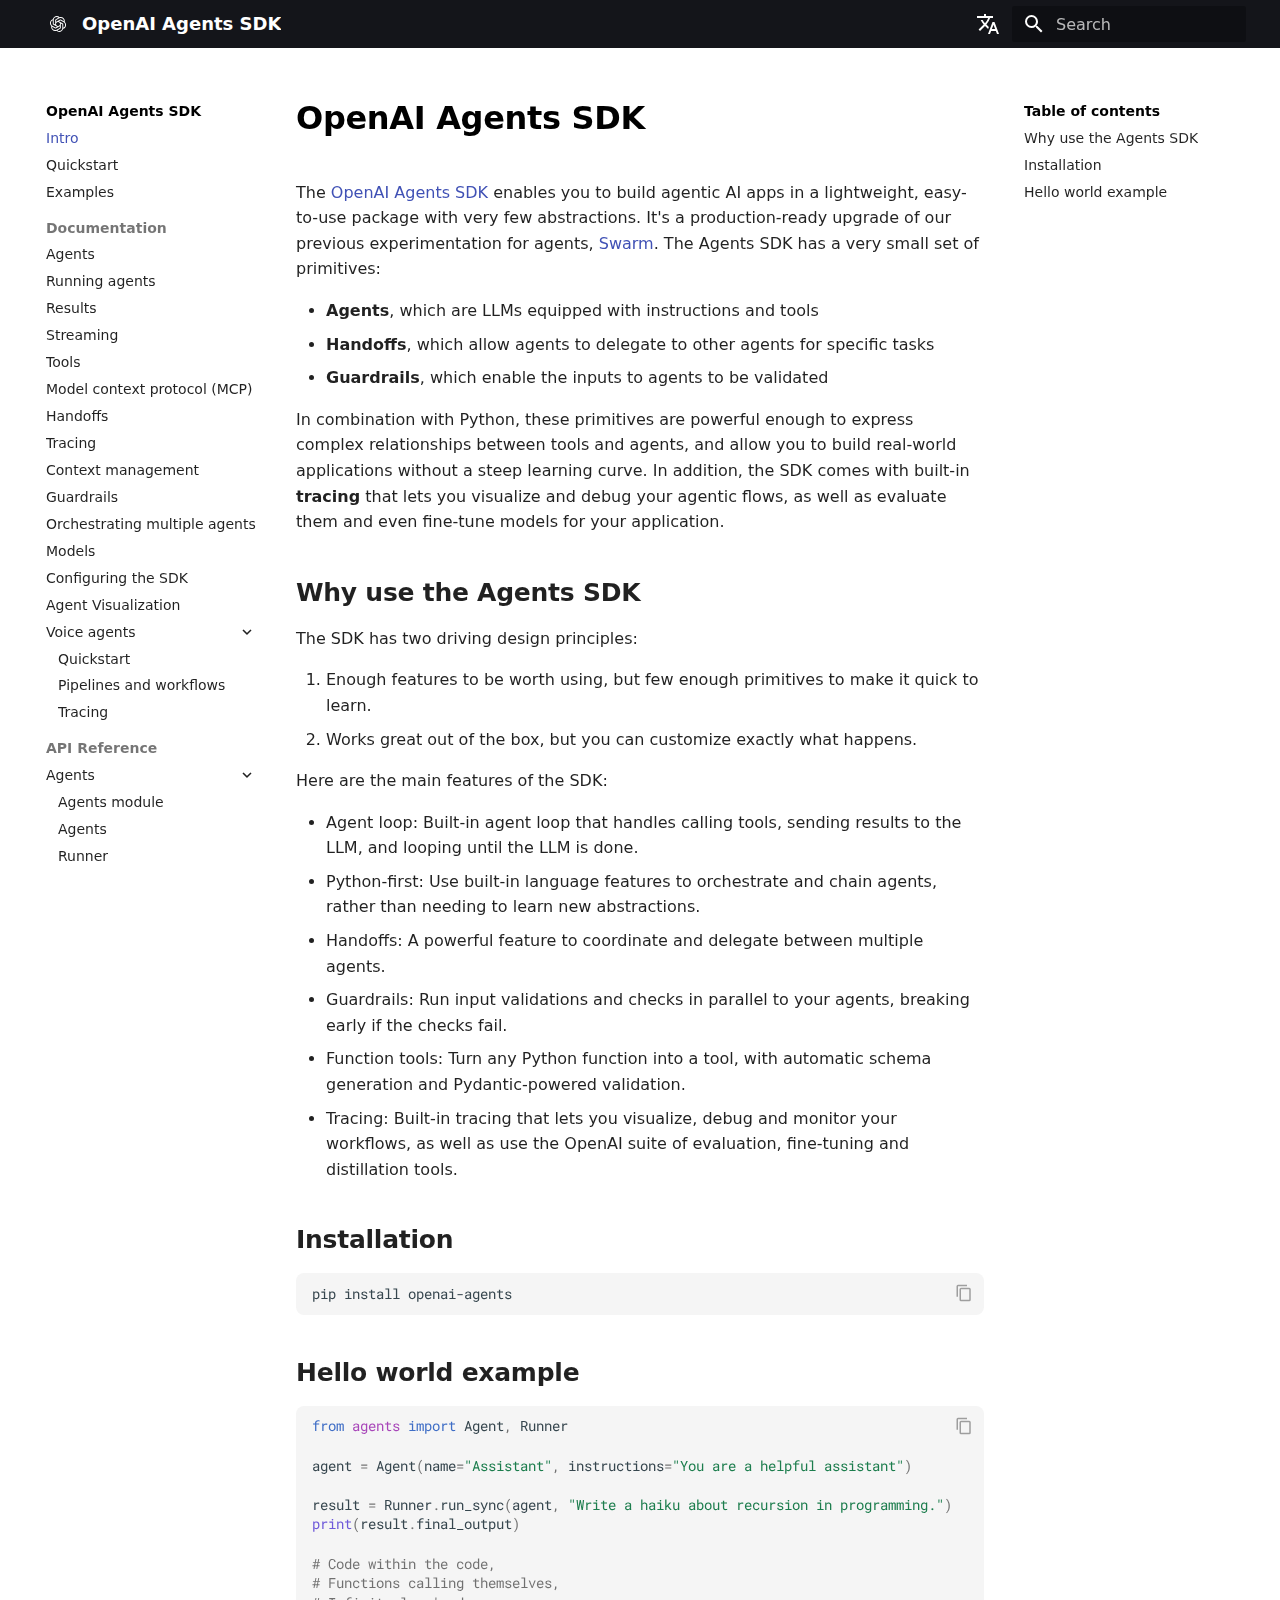
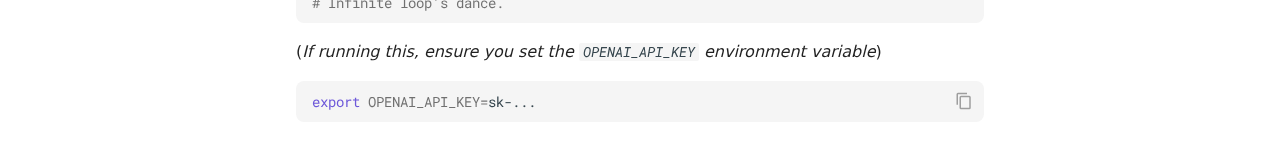
<file: index.html>
<!doctype html>
<html lang="en" class="no-js">
  <head>
    
      <meta charset="utf-8">
      <meta name="viewport" content="width=device-width,initial-scale=1">
      
      
      
      
      
        <link rel="next" href="quickstart/">
      
      
      <link rel="icon" href="images/favicon-platform.svg">
      <meta name="generator" content="mkdocs-1.6.1, mkdocs-material-9.6.9">
    
    
      
        <title>OpenAI Agents SDK</title>
      
    
    
      <link rel="stylesheet" href="assets/stylesheets/main.4af4bdda.min.css">
      
        
        <link rel="stylesheet" href="assets/stylesheets/palette.06af60db.min.css">
      
      


    
    
      
    
    
      
        
        
        <link rel="preconnect" href="https://fonts.gstatic.com" crossorigin>
        <link rel="stylesheet" href="https://fonts.googleapis.com/css?family=Roboto:300,300i,400,400i,700,700i%7CRoboto+Mono:400,400i,700,700i&display=fallback">
        <style>:root{--md-text-font:"Roboto";--md-code-font:"Roboto Mono"}</style>
      
    
    
      <link rel="stylesheet" href="assets/_mkdocstrings.css">
    
      <link rel="stylesheet" href="stylesheets/extra.css">
    
    <script>__md_scope=new URL(".",location),__md_hash=e=>[...e].reduce(((e,_)=>(e<<5)-e+_.charCodeAt(0)),0),__md_get=(e,_=localStorage,t=__md_scope)=>JSON.parse(_.getItem(t.pathname+"."+e)),__md_set=(e,_,t=localStorage,a=__md_scope)=>{try{t.setItem(a.pathname+"."+e,JSON.stringify(_))}catch(e){}}</script>
    
      

    
    
    
  </head>
  
  
    
    
    
    
    
    <body dir="ltr" data-md-color-scheme="default" data-md-color-primary="black" data-md-color-accent="indigo">
  
    
    <input class="md-toggle" data-md-toggle="drawer" type="checkbox" id="__drawer" autocomplete="off">
    <input class="md-toggle" data-md-toggle="search" type="checkbox" id="__search" autocomplete="off">
    <label class="md-overlay" for="__drawer"></label>
    <div data-md-component="skip">
      
        
        <a href="#openai-agents-sdk" class="md-skip">
          Skip to content
        </a>
      
    </div>
    <div data-md-component="announce">
      
    </div>
    
    
      

  

<header class="md-header md-header--shadow" data-md-component="header">
  <nav class="md-header__inner md-grid" aria-label="Header">
    <a href="." title="OpenAI Agents SDK" class="md-header__button md-logo" aria-label="OpenAI Agents SDK" data-md-component="logo">
      
  <img src="assets/logo.svg" alt="logo">

    </a>
    <label class="md-header__button md-icon" for="__drawer">
      
      <svg xmlns="http://www.w3.org/2000/svg" viewBox="0 0 24 24"><path d="M3 6h18v2H3zm0 5h18v2H3zm0 5h18v2H3z"/></svg>
    </label>
    <div class="md-header__title" data-md-component="header-title">
      <div class="md-header__ellipsis">
        <div class="md-header__topic">
          <span class="md-ellipsis">
            OpenAI Agents SDK
          </span>
        </div>
        <div class="md-header__topic" data-md-component="header-topic">
          <span class="md-ellipsis">
            
              Intro
            
          </span>
        </div>
      </div>
    </div>
    
      
    
    
    
      <div class="md-header__option">
  <div class="md-select">
    
    <button class="md-header__button md-icon" aria-label="Select language">
      <svg xmlns="http://www.w3.org/2000/svg" viewBox="0 0 24 24"><path d="m12.87 15.07-2.54-2.51.03-.03A17.5 17.5 0 0 0 14.07 6H17V4h-7V2H8v2H1v2h11.17C11.5 7.92 10.44 9.75 9 11.35 8.07 10.32 7.3 9.19 6.69 8h-2c.73 1.63 1.73 3.17 2.98 4.56l-5.09 5.02L4 19l5-5 3.11 3.11zM18.5 10h-2L12 22h2l1.12-3h4.75L21 22h2zm-2.62 7 1.62-4.33L19.12 17z"/></svg>
    </button>
    <div class="md-select__inner">
      <ul class="md-select__list">
        
          <li class="md-select__item">
            <a href="/openai-agents-python/" hreflang="en" class="md-select__link">
              English
            </a>
          </li>
        
          <li class="md-select__item">
            <a href="/openai-agents-python/ja/" hreflang="ja" class="md-select__link">
              日本語
            </a>
          </li>
        
      </ul>
    </div>
  </div>
</div>
    
    
      <label class="md-header__button md-icon" for="__search">
        
        <svg xmlns="http://www.w3.org/2000/svg" viewBox="0 0 24 24"><path d="M9.5 3A6.5 6.5 0 0 1 16 9.5c0 1.61-.59 3.09-1.56 4.23l.27.27h.79l5 5-1.5 1.5-5-5v-.79l-.27-.27A6.52 6.52 0 0 1 9.5 16 6.5 6.5 0 0 1 3 9.5 6.5 6.5 0 0 1 9.5 3m0 2C7 5 5 7 5 9.5S7 14 9.5 14 14 12 14 9.5 12 5 9.5 5"/></svg>
      </label>
      <div class="md-search" data-md-component="search" role="dialog">
  <label class="md-search__overlay" for="__search"></label>
  <div class="md-search__inner" role="search">
    <form class="md-search__form" name="search">
      <input type="text" class="md-search__input" name="query" aria-label="Search" placeholder="Search" autocapitalize="off" autocorrect="off" autocomplete="off" spellcheck="false" data-md-component="search-query" required>
      <label class="md-search__icon md-icon" for="__search">
        
        <svg xmlns="http://www.w3.org/2000/svg" viewBox="0 0 24 24"><path d="M9.5 3A6.5 6.5 0 0 1 16 9.5c0 1.61-.59 3.09-1.56 4.23l.27.27h.79l5 5-1.5 1.5-5-5v-.79l-.27-.27A6.52 6.52 0 0 1 9.5 16 6.5 6.5 0 0 1 3 9.5 6.5 6.5 0 0 1 9.5 3m0 2C7 5 5 7 5 9.5S7 14 9.5 14 14 12 14 9.5 12 5 9.5 5"/></svg>
        
        <svg xmlns="http://www.w3.org/2000/svg" viewBox="0 0 24 24"><path d="M20 11v2H8l5.5 5.5-1.42 1.42L4.16 12l7.92-7.92L13.5 5.5 8 11z"/></svg>
      </label>
      <nav class="md-search__options" aria-label="Search">
        
        <button type="reset" class="md-search__icon md-icon" title="Clear" aria-label="Clear" tabindex="-1">
          
          <svg xmlns="http://www.w3.org/2000/svg" viewBox="0 0 24 24"><path d="M19 6.41 17.59 5 12 10.59 6.41 5 5 6.41 10.59 12 5 17.59 6.41 19 12 13.41 17.59 19 19 17.59 13.41 12z"/></svg>
        </button>
      </nav>
      
    </form>
    <div class="md-search__output">
      <div class="md-search__scrollwrap" tabindex="0" data-md-scrollfix>
        <div class="md-search-result" data-md-component="search-result">
          <div class="md-search-result__meta">
            Initializing search
          </div>
          <ol class="md-search-result__list" role="presentation"></ol>
        </div>
      </div>
    </div>
  </div>
</div>
    
    
  </nav>
  
</header>
    
    <div class="md-container" data-md-component="container">
      
      
        
          
        
      
      <main class="md-main" data-md-component="main">
        <div class="md-main__inner md-grid">
          
            
              
              <div class="md-sidebar md-sidebar--primary" data-md-component="sidebar" data-md-type="navigation" >
                <div class="md-sidebar__scrollwrap">
                  <div class="md-sidebar__inner">
                    



<nav class="md-nav md-nav--primary" aria-label="Navigation" data-md-level="0">
  <label class="md-nav__title" for="__drawer">
    <a href="." title="OpenAI Agents SDK" class="md-nav__button md-logo" aria-label="OpenAI Agents SDK" data-md-component="logo">
      
  <img src="assets/logo.svg" alt="logo">

    </a>
    OpenAI Agents SDK
  </label>
  
  <ul class="md-nav__list" data-md-scrollfix>
    
      
      
  
  
    
  
  
  
    <li class="md-nav__item md-nav__item--active">
      
      <input class="md-nav__toggle md-toggle" type="checkbox" id="__toc">
      
      
        
      
      
        <label class="md-nav__link md-nav__link--active" for="__toc">
          
  
  <span class="md-ellipsis">
    Intro
    
  </span>
  

          <span class="md-nav__icon md-icon"></span>
        </label>
      
      <a href="." class="md-nav__link md-nav__link--active">
        
  
  <span class="md-ellipsis">
    Intro
    
  </span>
  

      </a>
      
        

<nav class="md-nav md-nav--secondary" aria-label="Table of contents">
  
  
  
    
  
  
    <label class="md-nav__title" for="__toc">
      <span class="md-nav__icon md-icon"></span>
      Table of contents
    </label>
    <ul class="md-nav__list" data-md-component="toc" data-md-scrollfix>
      
        <li class="md-nav__item">
  <a href="#why-use-the-agents-sdk" class="md-nav__link">
    <span class="md-ellipsis">
      Why use the Agents SDK
    </span>
  </a>
  
</li>
      
        <li class="md-nav__item">
  <a href="#installation" class="md-nav__link">
    <span class="md-ellipsis">
      Installation
    </span>
  </a>
  
</li>
      
        <li class="md-nav__item">
  <a href="#hello-world-example" class="md-nav__link">
    <span class="md-ellipsis">
      Hello world example
    </span>
  </a>
  
</li>
      
    </ul>
  
</nav>
      
    </li>
  

    
      
      
  
  
  
  
    <li class="md-nav__item">
      <a href="quickstart/" class="md-nav__link">
        
  
  <span class="md-ellipsis">
    Quickstart
    
  </span>
  

      </a>
    </li>
  

    
      
      
  
  
  
  
    <li class="md-nav__item">
      <a href="examples/" class="md-nav__link">
        
  
  <span class="md-ellipsis">
    Examples
    
  </span>
  

      </a>
    </li>
  

    
      
      
  
  
  
  
    
    
    
      
        
        
      
    
    
    <li class="md-nav__item md-nav__item--section md-nav__item--nested">
      
        
        
          
        
        <input class="md-nav__toggle md-toggle md-toggle--indeterminate" type="checkbox" id="__nav_4" >
        
          
          <label class="md-nav__link" for="__nav_4" id="__nav_4_label" tabindex="">
            
  
  <span class="md-ellipsis">
    Documentation
    
  </span>
  

            <span class="md-nav__icon md-icon"></span>
          </label>
        
        <nav class="md-nav" data-md-level="1" aria-labelledby="__nav_4_label" aria-expanded="false">
          <label class="md-nav__title" for="__nav_4">
            <span class="md-nav__icon md-icon"></span>
            Documentation
          </label>
          <ul class="md-nav__list" data-md-scrollfix>
            
              
                
  
  
  
  
    <li class="md-nav__item">
      <a href="agents/" class="md-nav__link">
        
  
  <span class="md-ellipsis">
    Agents
    
  </span>
  

      </a>
    </li>
  

              
            
              
                
  
  
  
  
    <li class="md-nav__item">
      <a href="running_agents/" class="md-nav__link">
        
  
  <span class="md-ellipsis">
    Running agents
    
  </span>
  

      </a>
    </li>
  

              
            
              
                
  
  
  
  
    <li class="md-nav__item">
      <a href="results/" class="md-nav__link">
        
  
  <span class="md-ellipsis">
    Results
    
  </span>
  

      </a>
    </li>
  

              
            
              
                
  
  
  
  
    <li class="md-nav__item">
      <a href="streaming/" class="md-nav__link">
        
  
  <span class="md-ellipsis">
    Streaming
    
  </span>
  

      </a>
    </li>
  

              
            
              
                
  
  
  
  
    <li class="md-nav__item">
      <a href="tools/" class="md-nav__link">
        
  
  <span class="md-ellipsis">
    Tools
    
  </span>
  

      </a>
    </li>
  

              
            
              
                
  
  
  
  
    <li class="md-nav__item">
      <a href="mcp/" class="md-nav__link">
        
  
  <span class="md-ellipsis">
    Model context protocol (MCP)
    
  </span>
  

      </a>
    </li>
  

              
            
              
                
  
  
  
  
    <li class="md-nav__item">
      <a href="handoffs/" class="md-nav__link">
        
  
  <span class="md-ellipsis">
    Handoffs
    
  </span>
  

      </a>
    </li>
  

              
            
              
                
  
  
  
  
    <li class="md-nav__item">
      <a href="tracing/" class="md-nav__link">
        
  
  <span class="md-ellipsis">
    Tracing
    
  </span>
  

      </a>
    </li>
  

              
            
              
                
  
  
  
  
    <li class="md-nav__item">
      <a href="context/" class="md-nav__link">
        
  
  <span class="md-ellipsis">
    Context management
    
  </span>
  

      </a>
    </li>
  

              
            
              
                
  
  
  
  
    <li class="md-nav__item">
      <a href="guardrails/" class="md-nav__link">
        
  
  <span class="md-ellipsis">
    Guardrails
    
  </span>
  

      </a>
    </li>
  

              
            
              
                
  
  
  
  
    <li class="md-nav__item">
      <a href="multi_agent/" class="md-nav__link">
        
  
  <span class="md-ellipsis">
    Orchestrating multiple agents
    
  </span>
  

      </a>
    </li>
  

              
            
              
                
  
  
  
  
    <li class="md-nav__item">
      <a href="models/" class="md-nav__link">
        
  
  <span class="md-ellipsis">
    Models
    
  </span>
  

      </a>
    </li>
  

              
            
              
                
  
  
  
  
    <li class="md-nav__item">
      <a href="config/" class="md-nav__link">
        
  
  <span class="md-ellipsis">
    Configuring the SDK
    
  </span>
  

      </a>
    </li>
  

              
            
              
                
  
  
  
  
    <li class="md-nav__item">
      <a href="visualization/" class="md-nav__link">
        
  
  <span class="md-ellipsis">
    Agent Visualization
    
  </span>
  

      </a>
    </li>
  

              
            
              
                
  
  
  
  
    
    
    
      
    
    
    <li class="md-nav__item md-nav__item--nested">
      
        
        
          
        
        <input class="md-nav__toggle md-toggle md-toggle--indeterminate" type="checkbox" id="__nav_4_15" >
        
          
          <label class="md-nav__link" for="__nav_4_15" id="__nav_4_15_label" tabindex="0">
            
  
  <span class="md-ellipsis">
    Voice agents
    
  </span>
  

            <span class="md-nav__icon md-icon"></span>
          </label>
        
        <nav class="md-nav" data-md-level="2" aria-labelledby="__nav_4_15_label" aria-expanded="false">
          <label class="md-nav__title" for="__nav_4_15">
            <span class="md-nav__icon md-icon"></span>
            Voice agents
          </label>
          <ul class="md-nav__list" data-md-scrollfix>
            
              
                
  
  
  
  
    <li class="md-nav__item">
      <a href="voice/quickstart/" class="md-nav__link">
        
  
  <span class="md-ellipsis">
    Quickstart
    
  </span>
  

      </a>
    </li>
  

              
            
              
                
  
  
  
  
    <li class="md-nav__item">
      <a href="voice/pipeline/" class="md-nav__link">
        
  
  <span class="md-ellipsis">
    Pipelines and workflows
    
  </span>
  

      </a>
    </li>
  

              
            
              
                
  
  
  
  
    <li class="md-nav__item">
      <a href="voice/tracing/" class="md-nav__link">
        
  
  <span class="md-ellipsis">
    Tracing
    
  </span>
  

      </a>
    </li>
  

              
            
          </ul>
        </nav>
      
    </li>
  

              
            
          </ul>
        </nav>
      
    </li>
  

    
      
      
  
  
  
  
    
    
    
      
        
        
      
    
    
    <li class="md-nav__item md-nav__item--section md-nav__item--nested">
      
        
        
          
        
        <input class="md-nav__toggle md-toggle md-toggle--indeterminate" type="checkbox" id="__nav_5" >
        
          
          <label class="md-nav__link" for="__nav_5" id="__nav_5_label" tabindex="">
            
  
  <span class="md-ellipsis">
    API Reference
    
  </span>
  

            <span class="md-nav__icon md-icon"></span>
          </label>
        
        <nav class="md-nav" data-md-level="1" aria-labelledby="__nav_5_label" aria-expanded="false">
          <label class="md-nav__title" for="__nav_5">
            <span class="md-nav__icon md-icon"></span>
            API Reference
          </label>
          <ul class="md-nav__list" data-md-scrollfix>
            
              
                
  
  
  
  
    
    
    
      
    
    
    <li class="md-nav__item md-nav__item--nested">
      
        
        
          
        
        <input class="md-nav__toggle md-toggle md-toggle--indeterminate" type="checkbox" id="__nav_5_1" >
        
          
          <label class="md-nav__link" for="__nav_5_1" id="__nav_5_1_label" tabindex="0">
            
  
  <span class="md-ellipsis">
    Agents
    
  </span>
  

            <span class="md-nav__icon md-icon"></span>
          </label>
        
        <nav class="md-nav" data-md-level="2" aria-labelledby="__nav_5_1_label" aria-expanded="false">
          <label class="md-nav__title" for="__nav_5_1">
            <span class="md-nav__icon md-icon"></span>
            Agents
          </label>
          <ul class="md-nav__list" data-md-scrollfix>
            
              
                
  
  
  
  
    <li class="md-nav__item">
      <a href="ref/" class="md-nav__link">
        
  
  <span class="md-ellipsis">
    Agents module
    
  </span>
  

      </a>
    </li>
  

              
            
              
                
  
  
  
  
    <li class="md-nav__item">
      <a href="ref/agent/" class="md-nav__link">
        
  
  <span class="md-ellipsis">
    Agents
    
  </span>
  

      </a>
    </li>
  

              
            
              
                
  
  
  
  
    <li class="md-nav__item">
      <a href="ref/run/" class="md-nav__link">
        
  
  <span class="md-ellipsis">
    Runner
    
  </span>
  

      </a>
    </li>
  

              
            
              
                
  
  
  
  
    <li class="md-nav__item">
      <a href="ref/tool/" class="md-nav__link">
        
  
  <span class="md-ellipsis">
    Tools
    
  </span>
  

      </a>
    </li>
  

              
            
              
                
  
  
  
  
    <li class="md-nav__item">
      <a href="ref/result/" class="md-nav__link">
        
  
  <span class="md-ellipsis">
    Results
    
  </span>
  

      </a>
    </li>
  

              
            
              
                
  
  
  
  
    <li class="md-nav__item">
      <a href="ref/stream_events/" class="md-nav__link">
        
  
  <span class="md-ellipsis">
    Streaming events
    
  </span>
  

      </a>
    </li>
  

              
            
              
                
  
  
  
  
    <li class="md-nav__item">
      <a href="ref/handoffs/" class="md-nav__link">
        
  
  <span class="md-ellipsis">
    Handoffs
    
  </span>
  

      </a>
    </li>
  

              
            
              
                
  
  
  
  
    <li class="md-nav__item">
      <a href="ref/lifecycle/" class="md-nav__link">
        
  
  <span class="md-ellipsis">
    Lifecycle
    
  </span>
  

      </a>
    </li>
  

              
            
              
                
  
  
  
  
    <li class="md-nav__item">
      <a href="ref/items/" class="md-nav__link">
        
  
  <span class="md-ellipsis">
    Items
    
  </span>
  

      </a>
    </li>
  

              
            
              
                
  
  
  
  
    <li class="md-nav__item">
      <a href="ref/run_context/" class="md-nav__link">
        
  
  <span class="md-ellipsis">
    Run context
    
  </span>
  

      </a>
    </li>
  

              
            
              
                
  
  
  
  
    <li class="md-nav__item">
      <a href="ref/usage/" class="md-nav__link">
        
  
  <span class="md-ellipsis">
    Usage
    
  </span>
  

      </a>
    </li>
  

              
            
              
                
  
  
  
  
    <li class="md-nav__item">
      <a href="ref/exceptions/" class="md-nav__link">
        
  
  <span class="md-ellipsis">
    Exceptions
    
  </span>
  

      </a>
    </li>
  

              
            
              
                
  
  
  
  
    <li class="md-nav__item">
      <a href="ref/guardrail/" class="md-nav__link">
        
  
  <span class="md-ellipsis">
    Guardrails
    
  </span>
  

      </a>
    </li>
  

              
            
              
                
  
  
  
  
    <li class="md-nav__item">
      <a href="ref/model_settings/" class="md-nav__link">
        
  
  <span class="md-ellipsis">
    Model settings
    
  </span>
  

      </a>
    </li>
  

              
            
              
                
  
  
  
  
    <li class="md-nav__item">
      <a href="ref/agent_output/" class="md-nav__link">
        
  
  <span class="md-ellipsis">
    Agent output
    
  </span>
  

      </a>
    </li>
  

              
            
              
                
  
  
  
  
    <li class="md-nav__item">
      <a href="ref/function_schema/" class="md-nav__link">
        
  
  <span class="md-ellipsis">
    Function schema
    
  </span>
  

      </a>
    </li>
  

              
            
              
                
  
  
  
  
    <li class="md-nav__item">
      <a href="ref/models/interface/" class="md-nav__link">
        
  
  <span class="md-ellipsis">
    Model interface
    
  </span>
  

      </a>
    </li>
  

              
            
              
                
  
  
  
  
    <li class="md-nav__item">
      <a href="ref/models/openai_chatcompletions/" class="md-nav__link">
        
  
  <span class="md-ellipsis">
    OpenAI Chat Completions model
    
  </span>
  

      </a>
    </li>
  

              
            
              
                
  
  
  
  
    <li class="md-nav__item">
      <a href="ref/models/openai_responses/" class="md-nav__link">
        
  
  <span class="md-ellipsis">
    OpenAI Responses model
    
  </span>
  

      </a>
    </li>
  

              
            
              
                
  
  
  
  
    <li class="md-nav__item">
      <a href="ref/mcp/server/" class="md-nav__link">
        
  
  <span class="md-ellipsis">
    MCP Servers
    
  </span>
  

      </a>
    </li>
  

              
            
              
                
  
  
  
  
    <li class="md-nav__item">
      <a href="ref/mcp/util/" class="md-nav__link">
        
  
  <span class="md-ellipsis">
    MCP Util
    
  </span>
  

      </a>
    </li>
  

              
            
          </ul>
        </nav>
      
    </li>
  

              
            
              
                
  
  
  
  
    
    
    
      
    
    
    <li class="md-nav__item md-nav__item--nested">
      
        
        
          
        
        <input class="md-nav__toggle md-toggle md-toggle--indeterminate" type="checkbox" id="__nav_5_2" >
        
          
          <label class="md-nav__link" for="__nav_5_2" id="__nav_5_2_label" tabindex="0">
            
  
  <span class="md-ellipsis">
    Tracing
    
  </span>
  

            <span class="md-nav__icon md-icon"></span>
          </label>
        
        <nav class="md-nav" data-md-level="2" aria-labelledby="__nav_5_2_label" aria-expanded="false">
          <label class="md-nav__title" for="__nav_5_2">
            <span class="md-nav__icon md-icon"></span>
            Tracing
          </label>
          <ul class="md-nav__list" data-md-scrollfix>
            
              
                
  
  
  
  
    <li class="md-nav__item">
      <a href="ref/tracing/" class="md-nav__link">
        
  
  <span class="md-ellipsis">
    Tracing module
    
  </span>
  

      </a>
    </li>
  

              
            
              
                
  
  
  
  
    <li class="md-nav__item">
      <a href="ref/tracing/create/" class="md-nav__link">
        
  
  <span class="md-ellipsis">
    Creating traces/spans
    
  </span>
  

      </a>
    </li>
  

              
            
              
                
  
  
  
  
    <li class="md-nav__item">
      <a href="ref/tracing/traces/" class="md-nav__link">
        
  
  <span class="md-ellipsis">
    Traces
    
  </span>
  

      </a>
    </li>
  

              
            
              
                
  
  
  
  
    <li class="md-nav__item">
      <a href="ref/tracing/spans/" class="md-nav__link">
        
  
  <span class="md-ellipsis">
    Spans
    
  </span>
  

      </a>
    </li>
  

              
            
              
                
  
  
  
  
    <li class="md-nav__item">
      <a href="ref/tracing/processor_interface/" class="md-nav__link">
        
  
  <span class="md-ellipsis">
    Processor interface
    
  </span>
  

      </a>
    </li>
  

              
            
              
                
  
  
  
  
    <li class="md-nav__item">
      <a href="ref/tracing/processors/" class="md-nav__link">
        
  
  <span class="md-ellipsis">
    Processors
    
  </span>
  

      </a>
    </li>
  

              
            
              
                
  
  
  
  
    <li class="md-nav__item">
      <a href="ref/tracing/scope/" class="md-nav__link">
        
  
  <span class="md-ellipsis">
    Scope
    
  </span>
  

      </a>
    </li>
  

              
            
              
                
  
  
  
  
    <li class="md-nav__item">
      <a href="ref/tracing/setup/" class="md-nav__link">
        
  
  <span class="md-ellipsis">
    Setup
    
  </span>
  

      </a>
    </li>
  

              
            
              
                
  
  
  
  
    <li class="md-nav__item">
      <a href="ref/tracing/span_data/" class="md-nav__link">
        
  
  <span class="md-ellipsis">
    Span data
    
  </span>
  

      </a>
    </li>
  

              
            
              
                
  
  
  
  
    <li class="md-nav__item">
      <a href="ref/tracing/util/" class="md-nav__link">
        
  
  <span class="md-ellipsis">
    Util
    
  </span>
  

      </a>
    </li>
  

              
            
          </ul>
        </nav>
      
    </li>
  

              
            
              
                
  
  
  
  
    
    
    
      
    
    
    <li class="md-nav__item md-nav__item--nested">
      
        
        
          
        
        <input class="md-nav__toggle md-toggle md-toggle--indeterminate" type="checkbox" id="__nav_5_3" >
        
          
          <label class="md-nav__link" for="__nav_5_3" id="__nav_5_3_label" tabindex="0">
            
  
  <span class="md-ellipsis">
    Voice
    
  </span>
  

            <span class="md-nav__icon md-icon"></span>
          </label>
        
        <nav class="md-nav" data-md-level="2" aria-labelledby="__nav_5_3_label" aria-expanded="false">
          <label class="md-nav__title" for="__nav_5_3">
            <span class="md-nav__icon md-icon"></span>
            Voice
          </label>
          <ul class="md-nav__list" data-md-scrollfix>
            
              
                
  
  
  
  
    <li class="md-nav__item">
      <a href="ref/voice/pipeline/" class="md-nav__link">
        
  
  <span class="md-ellipsis">
    Pipeline
    
  </span>
  

      </a>
    </li>
  

              
            
              
                
  
  
  
  
    <li class="md-nav__item">
      <a href="ref/voice/workflow/" class="md-nav__link">
        
  
  <span class="md-ellipsis">
    Workflow
    
  </span>
  

      </a>
    </li>
  

              
            
              
                
  
  
  
  
    <li class="md-nav__item">
      <a href="ref/voice/input/" class="md-nav__link">
        
  
  <span class="md-ellipsis">
    Input
    
  </span>
  

      </a>
    </li>
  

              
            
              
                
  
  
  
  
    <li class="md-nav__item">
      <a href="ref/voice/result/" class="md-nav__link">
        
  
  <span class="md-ellipsis">
    Result
    
  </span>
  

      </a>
    </li>
  

              
            
              
                
  
  
  
  
    <li class="md-nav__item">
      <a href="ref/voice/pipeline_config/" class="md-nav__link">
        
  
  <span class="md-ellipsis">
    Pipeline Config
    
  </span>
  

      </a>
    </li>
  

              
            
              
                
  
  
  
  
    <li class="md-nav__item">
      <a href="ref/voice/events/" class="md-nav__link">
        
  
  <span class="md-ellipsis">
    Events
    
  </span>
  

      </a>
    </li>
  

              
            
              
                
  
  
  
  
    <li class="md-nav__item">
      <a href="ref/voice/exceptions/" class="md-nav__link">
        
  
  <span class="md-ellipsis">
    Exceptions
    
  </span>
  

      </a>
    </li>
  

              
            
              
                
  
  
  
  
    <li class="md-nav__item">
      <a href="ref/voice/model/" class="md-nav__link">
        
  
  <span class="md-ellipsis">
    Model
    
  </span>
  

      </a>
    </li>
  

              
            
              
                
  
  
  
  
    <li class="md-nav__item">
      <a href="ref/voice/utils/" class="md-nav__link">
        
  
  <span class="md-ellipsis">
    Utils
    
  </span>
  

      </a>
    </li>
  

              
            
              
                
  
  
  
  
    <li class="md-nav__item">
      <a href="ref/voice/models/openai_provider/" class="md-nav__link">
        
  
  <span class="md-ellipsis">
    OpenAIVoiceModelProvider
    
  </span>
  

      </a>
    </li>
  

              
            
              
                
  
  
  
  
    <li class="md-nav__item">
      <a href="ref/voice/models/openai_stt/" class="md-nav__link">
        
  
  <span class="md-ellipsis">
    OpenAI STT
    
  </span>
  

      </a>
    </li>
  

              
            
              
                
  
  
  
  
    <li class="md-nav__item">
      <a href="ref/voice/models/openai_tts/" class="md-nav__link">
        
  
  <span class="md-ellipsis">
    OpenAI TTS
    
  </span>
  

      </a>
    </li>
  

              
            
          </ul>
        </nav>
      
    </li>
  

              
            
              
                
  
  
  
  
    
    
    
      
    
    
    <li class="md-nav__item md-nav__item--nested">
      
        
        
          
        
        <input class="md-nav__toggle md-toggle md-toggle--indeterminate" type="checkbox" id="__nav_5_4" >
        
          
          <label class="md-nav__link" for="__nav_5_4" id="__nav_5_4_label" tabindex="0">
            
  
  <span class="md-ellipsis">
    Extensions
    
  </span>
  

            <span class="md-nav__icon md-icon"></span>
          </label>
        
        <nav class="md-nav" data-md-level="2" aria-labelledby="__nav_5_4_label" aria-expanded="false">
          <label class="md-nav__title" for="__nav_5_4">
            <span class="md-nav__icon md-icon"></span>
            Extensions
          </label>
          <ul class="md-nav__list" data-md-scrollfix>
            
              
                
  
  
  
  
    <li class="md-nav__item">
      <a href="ref/extensions/handoff_filters/" class="md-nav__link">
        
  
  <span class="md-ellipsis">
    Handoff filters
    
  </span>
  

      </a>
    </li>
  

              
            
              
                
  
  
  
  
    <li class="md-nav__item">
      <a href="ref/extensions/handoff_prompt/" class="md-nav__link">
        
  
  <span class="md-ellipsis">
    Handoff prompt
    
  </span>
  

      </a>
    </li>
  

              
            
          </ul>
        </nav>
      
    </li>
  

              
            
          </ul>
        </nav>
      
    </li>
  

    
  </ul>
</nav>
                  </div>
                </div>
              </div>
            
            
              
              <div class="md-sidebar md-sidebar--secondary" data-md-component="sidebar" data-md-type="toc" >
                <div class="md-sidebar__scrollwrap">
                  <div class="md-sidebar__inner">
                    

<nav class="md-nav md-nav--secondary" aria-label="Table of contents">
  
  
  
    
  
  
    <label class="md-nav__title" for="__toc">
      <span class="md-nav__icon md-icon"></span>
      Table of contents
    </label>
    <ul class="md-nav__list" data-md-component="toc" data-md-scrollfix>
      
        <li class="md-nav__item">
  <a href="#why-use-the-agents-sdk" class="md-nav__link">
    <span class="md-ellipsis">
      Why use the Agents SDK
    </span>
  </a>
  
</li>
      
        <li class="md-nav__item">
  <a href="#installation" class="md-nav__link">
    <span class="md-ellipsis">
      Installation
    </span>
  </a>
  
</li>
      
        <li class="md-nav__item">
  <a href="#hello-world-example" class="md-nav__link">
    <span class="md-ellipsis">
      Hello world example
    </span>
  </a>
  
</li>
      
    </ul>
  
</nav>
                  </div>
                </div>
              </div>
            
          
          
            <div class="md-content" data-md-component="content">
              <article class="md-content__inner md-typeset">
                
                  



<h1 id="openai-agents-sdk">OpenAI Agents SDK</h1>
<p>The <a href="https://github.com/openai/openai-agents-python">OpenAI Agents SDK</a> enables you to build agentic AI apps in a lightweight, easy-to-use package with very few abstractions. It's a production-ready upgrade of our previous experimentation for agents, <a href="https://github.com/openai/swarm/tree/main">Swarm</a>. The Agents SDK has a very small set of primitives:</p>
<ul>
<li><strong>Agents</strong>, which are LLMs equipped with instructions and tools</li>
<li><strong>Handoffs</strong>, which allow agents to delegate to other agents for specific tasks</li>
<li><strong>Guardrails</strong>, which enable the inputs to agents to be validated</li>
</ul>
<p>In combination with Python, these primitives are powerful enough to express complex relationships between tools and agents, and allow you to build real-world applications without a steep learning curve. In addition, the SDK comes with built-in <strong>tracing</strong> that lets you visualize and debug your agentic flows, as well as evaluate them and even fine-tune models for your application.</p>
<h2 id="why-use-the-agents-sdk">Why use the Agents SDK</h2>
<p>The SDK has two driving design principles:</p>
<ol>
<li>Enough features to be worth using, but few enough primitives to make it quick to learn.</li>
<li>Works great out of the box, but you can customize exactly what happens.</li>
</ol>
<p>Here are the main features of the SDK:</p>
<ul>
<li>Agent loop: Built-in agent loop that handles calling tools, sending results to the LLM, and looping until the LLM is done.</li>
<li>Python-first: Use built-in language features to orchestrate and chain agents, rather than needing to learn new abstractions.</li>
<li>Handoffs: A powerful feature to coordinate and delegate between multiple agents.</li>
<li>Guardrails: Run input validations and checks in parallel to your agents, breaking early if the checks fail.</li>
<li>Function tools: Turn any Python function into a tool, with automatic schema generation and Pydantic-powered validation.</li>
<li>Tracing: Built-in tracing that lets you visualize, debug and monitor your workflows, as well as use the OpenAI suite of evaluation, fine-tuning and distillation tools.</li>
</ul>
<h2 id="installation">Installation</h2>
<div class="language-bash highlight"><pre><span></span><code><span id="__span-0-1"><a id="__codelineno-0-1" name="__codelineno-0-1" href="#__codelineno-0-1"></a>pip<span class="w"> </span>install<span class="w"> </span>openai-agents
</span></code></pre></div>
<h2 id="hello-world-example">Hello world example</h2>
<div class="language-python highlight"><pre><span></span><code><span id="__span-1-1"><a id="__codelineno-1-1" name="__codelineno-1-1" href="#__codelineno-1-1"></a><span class="kn">from</span><span class="w"> </span><span class="nn">agents</span><span class="w"> </span><span class="kn">import</span> <span class="n">Agent</span><span class="p">,</span> <span class="n">Runner</span>
</span><span id="__span-1-2"><a id="__codelineno-1-2" name="__codelineno-1-2" href="#__codelineno-1-2"></a>
</span><span id="__span-1-3"><a id="__codelineno-1-3" name="__codelineno-1-3" href="#__codelineno-1-3"></a><span class="n">agent</span> <span class="o">=</span> <span class="n">Agent</span><span class="p">(</span><span class="n">name</span><span class="o">=</span><span class="s2">&quot;Assistant&quot;</span><span class="p">,</span> <span class="n">instructions</span><span class="o">=</span><span class="s2">&quot;You are a helpful assistant&quot;</span><span class="p">)</span>
</span><span id="__span-1-4"><a id="__codelineno-1-4" name="__codelineno-1-4" href="#__codelineno-1-4"></a>
</span><span id="__span-1-5"><a id="__codelineno-1-5" name="__codelineno-1-5" href="#__codelineno-1-5"></a><span class="n">result</span> <span class="o">=</span> <span class="n">Runner</span><span class="o">.</span><span class="n">run_sync</span><span class="p">(</span><span class="n">agent</span><span class="p">,</span> <span class="s2">&quot;Write a haiku about recursion in programming.&quot;</span><span class="p">)</span>
</span><span id="__span-1-6"><a id="__codelineno-1-6" name="__codelineno-1-6" href="#__codelineno-1-6"></a><span class="nb">print</span><span class="p">(</span><span class="n">result</span><span class="o">.</span><span class="n">final_output</span><span class="p">)</span>
</span><span id="__span-1-7"><a id="__codelineno-1-7" name="__codelineno-1-7" href="#__codelineno-1-7"></a>
</span><span id="__span-1-8"><a id="__codelineno-1-8" name="__codelineno-1-8" href="#__codelineno-1-8"></a><span class="c1"># Code within the code,</span>
</span><span id="__span-1-9"><a id="__codelineno-1-9" name="__codelineno-1-9" href="#__codelineno-1-9"></a><span class="c1"># Functions calling themselves,</span>
</span><span id="__span-1-10"><a id="__codelineno-1-10" name="__codelineno-1-10" href="#__codelineno-1-10"></a><span class="c1"># Infinite loop&#39;s dance.</span>
</span></code></pre></div>
<p>(<em>If running this, ensure you set the <code>OPENAI_API_KEY</code> environment variable</em>)</p>
<div class="language-bash highlight"><pre><span></span><code><span id="__span-2-1"><a id="__codelineno-2-1" name="__codelineno-2-1" href="#__codelineno-2-1"></a><span class="nb">export</span><span class="w"> </span><span class="nv">OPENAI_API_KEY</span><span class="o">=</span>sk-...
</span></code></pre></div>












                
              </article>
            </div>
          
          
<script>var target=document.getElementById(location.hash.slice(1));target&&target.name&&(target.checked=target.name.startsWith("__tabbed_"))</script>
        </div>
        
      </main>
      
        <footer class="md-footer">
  
  <div class="md-footer-meta md-typeset">
    <div class="md-footer-meta__inner md-grid">
      <div class="md-copyright">
  
  
</div>
      
    </div>
  </div>
</footer>
      
    </div>
    <div class="md-dialog" data-md-component="dialog">
      <div class="md-dialog__inner md-typeset"></div>
    </div>
    
    
    <script id="__config" type="application/json">{"base": ".", "features": ["content.code.copy", "content.code.select", "navigation.path", "navigation.sections", "navigation.expand", "content.code.annotate"], "search": "assets/javascripts/workers/search.f8cc74c7.min.js", "translations": {"clipboard.copied": "Copied to clipboard", "clipboard.copy": "Copy to clipboard", "search.result.more.one": "1 more on this page", "search.result.more.other": "# more on this page", "search.result.none": "No matching documents", "search.result.one": "1 matching document", "search.result.other": "# matching documents", "search.result.placeholder": "Type to start searching", "search.result.term.missing": "Missing", "select.version": "Select version"}}</script>
    
    
      <script src="assets/javascripts/bundle.c8b220af.min.js"></script>
      
    
  </body>
</html>
</file>
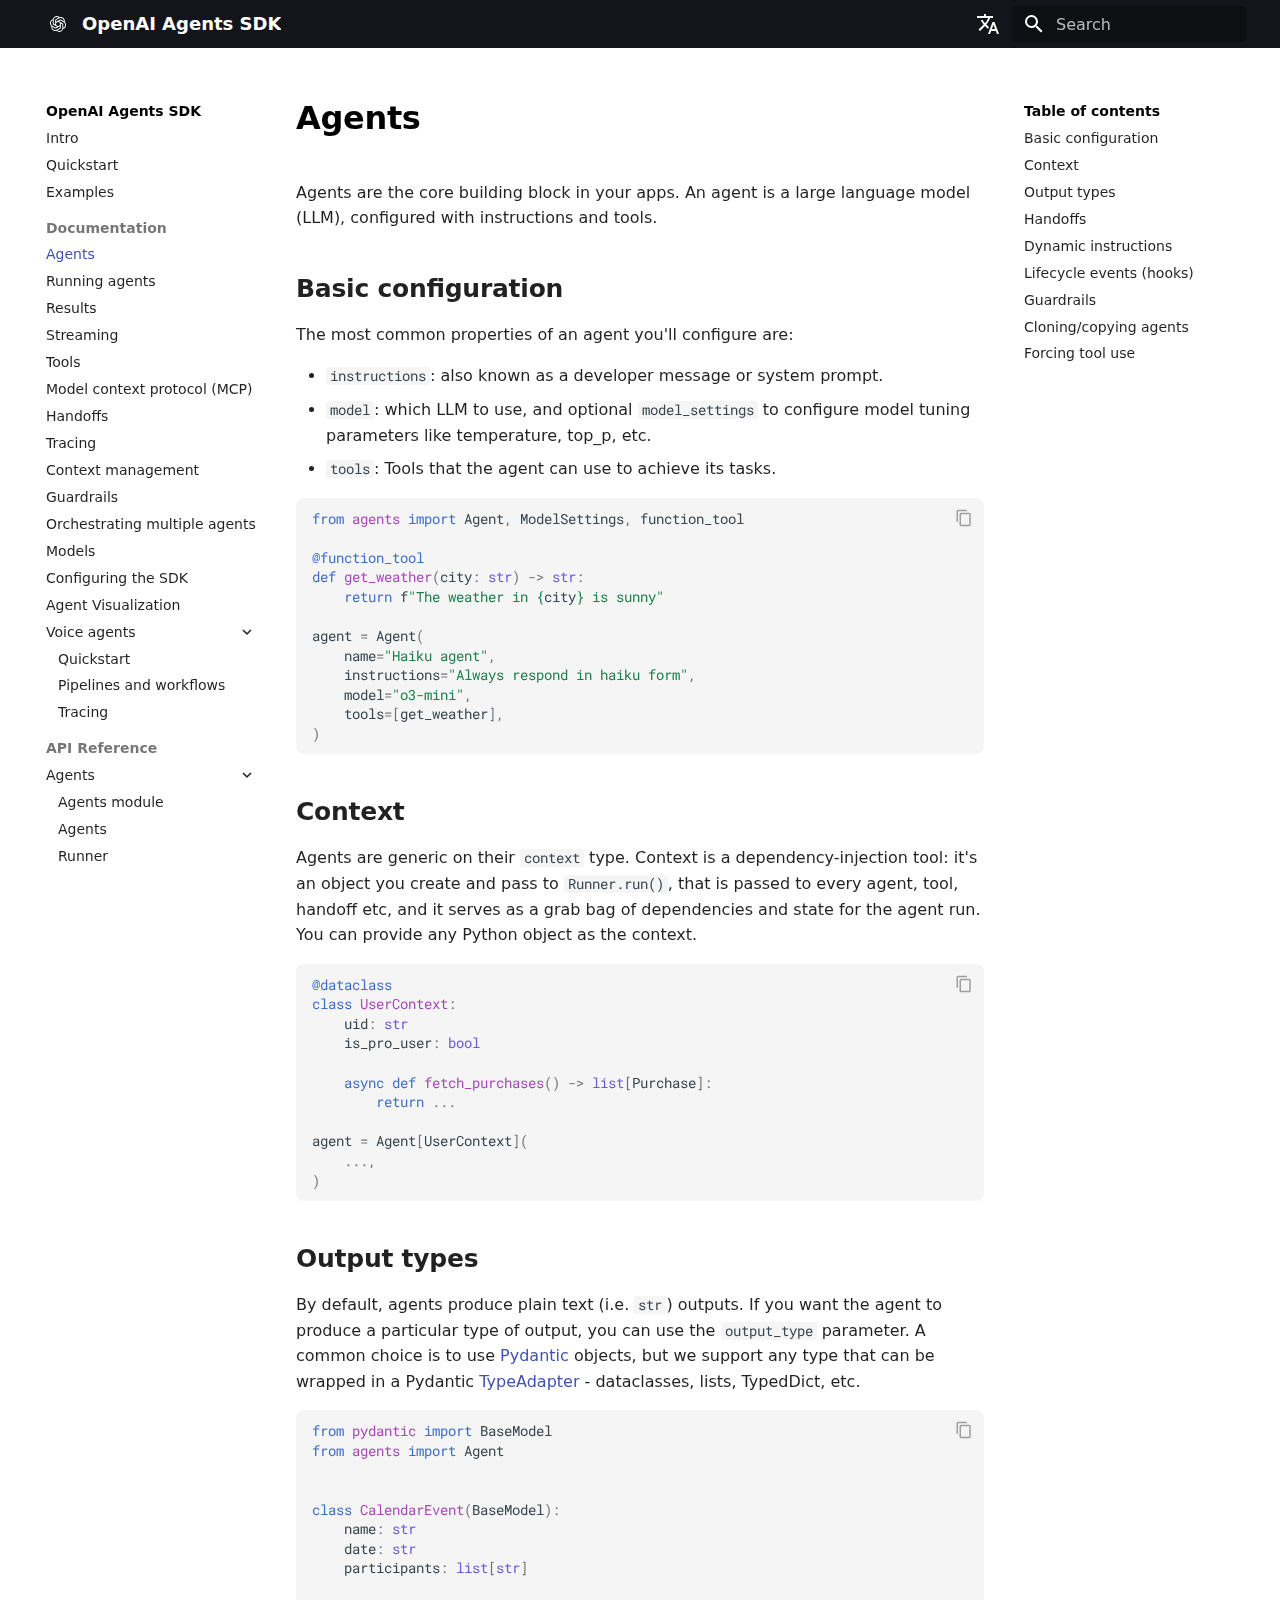
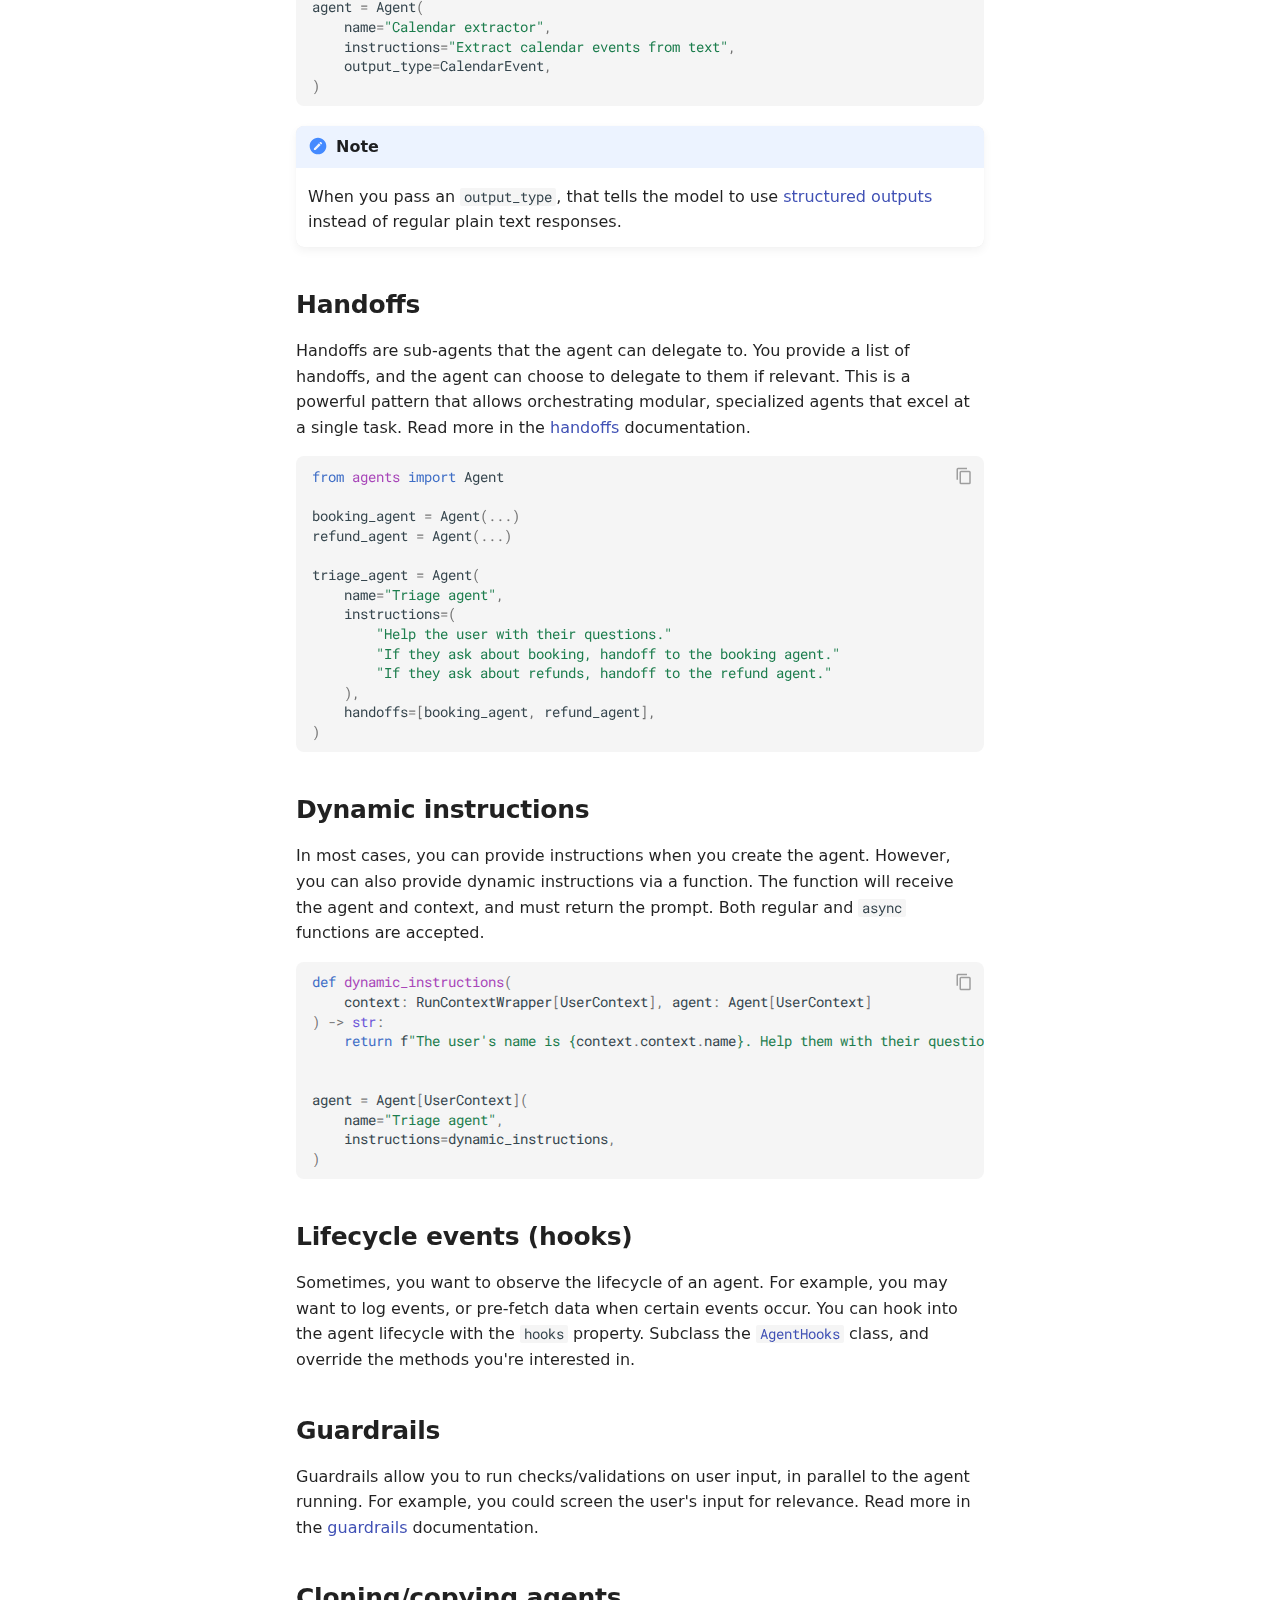
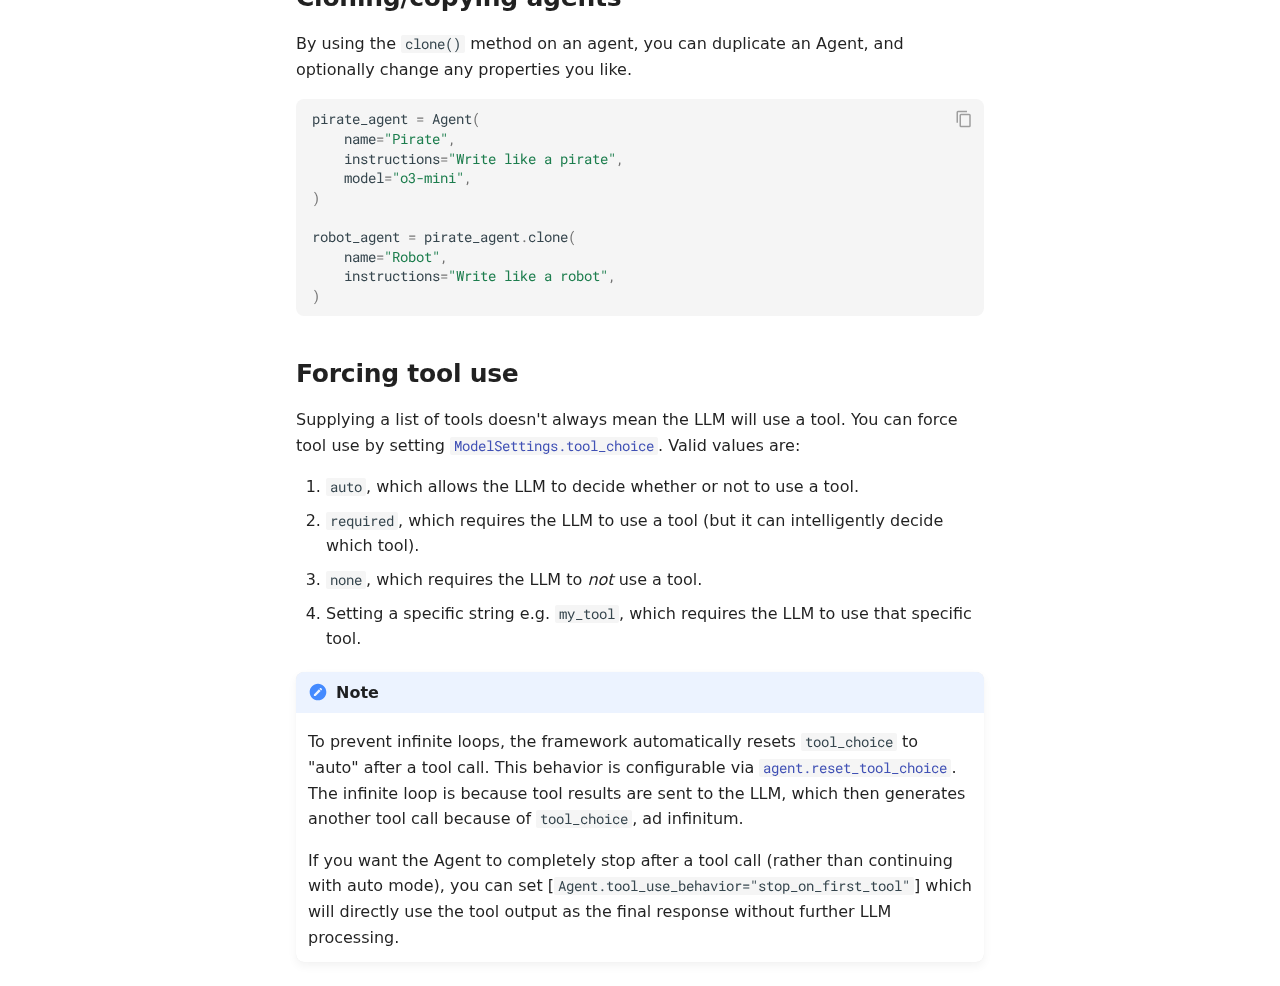
<file: agents/index.html>
<!doctype html>
<html lang="en" class="no-js">
  <head>
    
      <meta charset="utf-8">
      <meta name="viewport" content="width=device-width,initial-scale=1">
      
      
      
      
        <link rel="prev" href="../examples/">
      
      
        <link rel="next" href="../running_agents/">
      
      
      <link rel="icon" href="../images/favicon-platform.svg">
      <meta name="generator" content="mkdocs-1.6.1, mkdocs-material-9.6.9">
    
    
      
        <title>Agents - OpenAI Agents SDK</title>
      
    
    
      <link rel="stylesheet" href="../assets/stylesheets/main.4af4bdda.min.css">
      
        
        <link rel="stylesheet" href="../assets/stylesheets/palette.06af60db.min.css">
      
      


    
    
      
    
    
      
        
        
        <link rel="preconnect" href="https://fonts.gstatic.com" crossorigin>
        <link rel="stylesheet" href="https://fonts.googleapis.com/css?family=Roboto:300,300i,400,400i,700,700i%7CRoboto+Mono:400,400i,700,700i&display=fallback">
        <style>:root{--md-text-font:"Roboto";--md-code-font:"Roboto Mono"}</style>
      
    
    
      <link rel="stylesheet" href="../assets/_mkdocstrings.css">
    
      <link rel="stylesheet" href="../stylesheets/extra.css">
    
    <script>__md_scope=new URL("..",location),__md_hash=e=>[...e].reduce(((e,_)=>(e<<5)-e+_.charCodeAt(0)),0),__md_get=(e,_=localStorage,t=__md_scope)=>JSON.parse(_.getItem(t.pathname+"."+e)),__md_set=(e,_,t=localStorage,a=__md_scope)=>{try{t.setItem(a.pathname+"."+e,JSON.stringify(_))}catch(e){}}</script>
    
      

    
    
    
  </head>
  
  
    
    
    
    
    
    <body dir="ltr" data-md-color-scheme="default" data-md-color-primary="black" data-md-color-accent="indigo">
  
    
    <input class="md-toggle" data-md-toggle="drawer" type="checkbox" id="__drawer" autocomplete="off">
    <input class="md-toggle" data-md-toggle="search" type="checkbox" id="__search" autocomplete="off">
    <label class="md-overlay" for="__drawer"></label>
    <div data-md-component="skip">
      
        
        <a href="#agents" class="md-skip">
          Skip to content
        </a>
      
    </div>
    <div data-md-component="announce">
      
    </div>
    
    
      

  

<header class="md-header md-header--shadow" data-md-component="header">
  <nav class="md-header__inner md-grid" aria-label="Header">
    <a href=".." title="OpenAI Agents SDK" class="md-header__button md-logo" aria-label="OpenAI Agents SDK" data-md-component="logo">
      
  <img src="../assets/logo.svg" alt="logo">

    </a>
    <label class="md-header__button md-icon" for="__drawer">
      
      <svg xmlns="http://www.w3.org/2000/svg" viewBox="0 0 24 24"><path d="M3 6h18v2H3zm0 5h18v2H3zm0 5h18v2H3z"/></svg>
    </label>
    <div class="md-header__title" data-md-component="header-title">
      <div class="md-header__ellipsis">
        <div class="md-header__topic">
          <span class="md-ellipsis">
            OpenAI Agents SDK
          </span>
        </div>
        <div class="md-header__topic" data-md-component="header-topic">
          <span class="md-ellipsis">
            
              Agents
            
          </span>
        </div>
      </div>
    </div>
    
      
    
    
    
      <div class="md-header__option">
  <div class="md-select">
    
    <button class="md-header__button md-icon" aria-label="Select language">
      <svg xmlns="http://www.w3.org/2000/svg" viewBox="0 0 24 24"><path d="m12.87 15.07-2.54-2.51.03-.03A17.5 17.5 0 0 0 14.07 6H17V4h-7V2H8v2H1v2h11.17C11.5 7.92 10.44 9.75 9 11.35 8.07 10.32 7.3 9.19 6.69 8h-2c.73 1.63 1.73 3.17 2.98 4.56l-5.09 5.02L4 19l5-5 3.11 3.11zM18.5 10h-2L12 22h2l1.12-3h4.75L21 22h2zm-2.62 7 1.62-4.33L19.12 17z"/></svg>
    </button>
    <div class="md-select__inner">
      <ul class="md-select__list">
        
          <li class="md-select__item">
            <a href="./" hreflang="en" class="md-select__link">
              English
            </a>
          </li>
        
          <li class="md-select__item">
            <a href="../ja/agents/" hreflang="ja" class="md-select__link">
              日本語
            </a>
          </li>
        
      </ul>
    </div>
  </div>
</div>
    
    
      <label class="md-header__button md-icon" for="__search">
        
        <svg xmlns="http://www.w3.org/2000/svg" viewBox="0 0 24 24"><path d="M9.5 3A6.5 6.5 0 0 1 16 9.5c0 1.61-.59 3.09-1.56 4.23l.27.27h.79l5 5-1.5 1.5-5-5v-.79l-.27-.27A6.52 6.52 0 0 1 9.5 16 6.5 6.5 0 0 1 3 9.5 6.5 6.5 0 0 1 9.5 3m0 2C7 5 5 7 5 9.5S7 14 9.5 14 14 12 14 9.5 12 5 9.5 5"/></svg>
      </label>
      <div class="md-search" data-md-component="search" role="dialog">
  <label class="md-search__overlay" for="__search"></label>
  <div class="md-search__inner" role="search">
    <form class="md-search__form" name="search">
      <input type="text" class="md-search__input" name="query" aria-label="Search" placeholder="Search" autocapitalize="off" autocorrect="off" autocomplete="off" spellcheck="false" data-md-component="search-query" required>
      <label class="md-search__icon md-icon" for="__search">
        
        <svg xmlns="http://www.w3.org/2000/svg" viewBox="0 0 24 24"><path d="M9.5 3A6.5 6.5 0 0 1 16 9.5c0 1.61-.59 3.09-1.56 4.23l.27.27h.79l5 5-1.5 1.5-5-5v-.79l-.27-.27A6.52 6.52 0 0 1 9.5 16 6.5 6.5 0 0 1 3 9.5 6.5 6.5 0 0 1 9.5 3m0 2C7 5 5 7 5 9.5S7 14 9.5 14 14 12 14 9.5 12 5 9.5 5"/></svg>
        
        <svg xmlns="http://www.w3.org/2000/svg" viewBox="0 0 24 24"><path d="M20 11v2H8l5.5 5.5-1.42 1.42L4.16 12l7.92-7.92L13.5 5.5 8 11z"/></svg>
      </label>
      <nav class="md-search__options" aria-label="Search">
        
        <button type="reset" class="md-search__icon md-icon" title="Clear" aria-label="Clear" tabindex="-1">
          
          <svg xmlns="http://www.w3.org/2000/svg" viewBox="0 0 24 24"><path d="M19 6.41 17.59 5 12 10.59 6.41 5 5 6.41 10.59 12 5 17.59 6.41 19 12 13.41 17.59 19 19 17.59 13.41 12z"/></svg>
        </button>
      </nav>
      
    </form>
    <div class="md-search__output">
      <div class="md-search__scrollwrap" tabindex="0" data-md-scrollfix>
        <div class="md-search-result" data-md-component="search-result">
          <div class="md-search-result__meta">
            Initializing search
          </div>
          <ol class="md-search-result__list" role="presentation"></ol>
        </div>
      </div>
    </div>
  </div>
</div>
    
    
  </nav>
  
</header>
    
    <div class="md-container" data-md-component="container">
      
      
        
          
        
      
      <main class="md-main" data-md-component="main">
        <div class="md-main__inner md-grid">
          
            
              
              <div class="md-sidebar md-sidebar--primary" data-md-component="sidebar" data-md-type="navigation" >
                <div class="md-sidebar__scrollwrap">
                  <div class="md-sidebar__inner">
                    



<nav class="md-nav md-nav--primary" aria-label="Navigation" data-md-level="0">
  <label class="md-nav__title" for="__drawer">
    <a href=".." title="OpenAI Agents SDK" class="md-nav__button md-logo" aria-label="OpenAI Agents SDK" data-md-component="logo">
      
  <img src="../assets/logo.svg" alt="logo">

    </a>
    OpenAI Agents SDK
  </label>
  
  <ul class="md-nav__list" data-md-scrollfix>
    
      
      
  
  
  
  
    <li class="md-nav__item">
      <a href=".." class="md-nav__link">
        
  
  <span class="md-ellipsis">
    Intro
    
  </span>
  

      </a>
    </li>
  

    
      
      
  
  
  
  
    <li class="md-nav__item">
      <a href="../quickstart/" class="md-nav__link">
        
  
  <span class="md-ellipsis">
    Quickstart
    
  </span>
  

      </a>
    </li>
  

    
      
      
  
  
  
  
    <li class="md-nav__item">
      <a href="../examples/" class="md-nav__link">
        
  
  <span class="md-ellipsis">
    Examples
    
  </span>
  

      </a>
    </li>
  

    
      
      
  
  
    
  
  
  
    
    
    
      
        
        
      
    
    
    <li class="md-nav__item md-nav__item--active md-nav__item--section md-nav__item--nested">
      
        
        
        <input class="md-nav__toggle md-toggle " type="checkbox" id="__nav_4" checked>
        
          
          <label class="md-nav__link" for="__nav_4" id="__nav_4_label" tabindex="">
            
  
  <span class="md-ellipsis">
    Documentation
    
  </span>
  

            <span class="md-nav__icon md-icon"></span>
          </label>
        
        <nav class="md-nav" data-md-level="1" aria-labelledby="__nav_4_label" aria-expanded="true">
          <label class="md-nav__title" for="__nav_4">
            <span class="md-nav__icon md-icon"></span>
            Documentation
          </label>
          <ul class="md-nav__list" data-md-scrollfix>
            
              
                
  
  
    
  
  
  
    <li class="md-nav__item md-nav__item--active">
      
      <input class="md-nav__toggle md-toggle" type="checkbox" id="__toc">
      
      
        
      
      
        <label class="md-nav__link md-nav__link--active" for="__toc">
          
  
  <span class="md-ellipsis">
    Agents
    
  </span>
  

          <span class="md-nav__icon md-icon"></span>
        </label>
      
      <a href="./" class="md-nav__link md-nav__link--active">
        
  
  <span class="md-ellipsis">
    Agents
    
  </span>
  

      </a>
      
        

<nav class="md-nav md-nav--secondary" aria-label="Table of contents">
  
  
  
    
  
  
    <label class="md-nav__title" for="__toc">
      <span class="md-nav__icon md-icon"></span>
      Table of contents
    </label>
    <ul class="md-nav__list" data-md-component="toc" data-md-scrollfix>
      
        <li class="md-nav__item">
  <a href="#basic-configuration" class="md-nav__link">
    <span class="md-ellipsis">
      Basic configuration
    </span>
  </a>
  
</li>
      
        <li class="md-nav__item">
  <a href="#context" class="md-nav__link">
    <span class="md-ellipsis">
      Context
    </span>
  </a>
  
</li>
      
        <li class="md-nav__item">
  <a href="#output-types" class="md-nav__link">
    <span class="md-ellipsis">
      Output types
    </span>
  </a>
  
</li>
      
        <li class="md-nav__item">
  <a href="#handoffs" class="md-nav__link">
    <span class="md-ellipsis">
      Handoffs
    </span>
  </a>
  
</li>
      
        <li class="md-nav__item">
  <a href="#dynamic-instructions" class="md-nav__link">
    <span class="md-ellipsis">
      Dynamic instructions
    </span>
  </a>
  
</li>
      
        <li class="md-nav__item">
  <a href="#lifecycle-events-hooks" class="md-nav__link">
    <span class="md-ellipsis">
      Lifecycle events (hooks)
    </span>
  </a>
  
</li>
      
        <li class="md-nav__item">
  <a href="#guardrails" class="md-nav__link">
    <span class="md-ellipsis">
      Guardrails
    </span>
  </a>
  
</li>
      
        <li class="md-nav__item">
  <a href="#cloningcopying-agents" class="md-nav__link">
    <span class="md-ellipsis">
      Cloning/copying agents
    </span>
  </a>
  
</li>
      
        <li class="md-nav__item">
  <a href="#forcing-tool-use" class="md-nav__link">
    <span class="md-ellipsis">
      Forcing tool use
    </span>
  </a>
  
</li>
      
    </ul>
  
</nav>
      
    </li>
  

              
            
              
                
  
  
  
  
    <li class="md-nav__item">
      <a href="../running_agents/" class="md-nav__link">
        
  
  <span class="md-ellipsis">
    Running agents
    
  </span>
  

      </a>
    </li>
  

              
            
              
                
  
  
  
  
    <li class="md-nav__item">
      <a href="../results/" class="md-nav__link">
        
  
  <span class="md-ellipsis">
    Results
    
  </span>
  

      </a>
    </li>
  

              
            
              
                
  
  
  
  
    <li class="md-nav__item">
      <a href="../streaming/" class="md-nav__link">
        
  
  <span class="md-ellipsis">
    Streaming
    
  </span>
  

      </a>
    </li>
  

              
            
              
                
  
  
  
  
    <li class="md-nav__item">
      <a href="../tools/" class="md-nav__link">
        
  
  <span class="md-ellipsis">
    Tools
    
  </span>
  

      </a>
    </li>
  

              
            
              
                
  
  
  
  
    <li class="md-nav__item">
      <a href="../mcp/" class="md-nav__link">
        
  
  <span class="md-ellipsis">
    Model context protocol (MCP)
    
  </span>
  

      </a>
    </li>
  

              
            
              
                
  
  
  
  
    <li class="md-nav__item">
      <a href="../handoffs/" class="md-nav__link">
        
  
  <span class="md-ellipsis">
    Handoffs
    
  </span>
  

      </a>
    </li>
  

              
            
              
                
  
  
  
  
    <li class="md-nav__item">
      <a href="../tracing/" class="md-nav__link">
        
  
  <span class="md-ellipsis">
    Tracing
    
  </span>
  

      </a>
    </li>
  

              
            
              
                
  
  
  
  
    <li class="md-nav__item">
      <a href="../context/" class="md-nav__link">
        
  
  <span class="md-ellipsis">
    Context management
    
  </span>
  

      </a>
    </li>
  

              
            
              
                
  
  
  
  
    <li class="md-nav__item">
      <a href="../guardrails/" class="md-nav__link">
        
  
  <span class="md-ellipsis">
    Guardrails
    
  </span>
  

      </a>
    </li>
  

              
            
              
                
  
  
  
  
    <li class="md-nav__item">
      <a href="../multi_agent/" class="md-nav__link">
        
  
  <span class="md-ellipsis">
    Orchestrating multiple agents
    
  </span>
  

      </a>
    </li>
  

              
            
              
                
  
  
  
  
    <li class="md-nav__item">
      <a href="../models/" class="md-nav__link">
        
  
  <span class="md-ellipsis">
    Models
    
  </span>
  

      </a>
    </li>
  

              
            
              
                
  
  
  
  
    <li class="md-nav__item">
      <a href="../config/" class="md-nav__link">
        
  
  <span class="md-ellipsis">
    Configuring the SDK
    
  </span>
  

      </a>
    </li>
  

              
            
              
                
  
  
  
  
    <li class="md-nav__item">
      <a href="../visualization/" class="md-nav__link">
        
  
  <span class="md-ellipsis">
    Agent Visualization
    
  </span>
  

      </a>
    </li>
  

              
            
              
                
  
  
  
  
    
    
    
      
    
    
    <li class="md-nav__item md-nav__item--nested">
      
        
        
          
        
        <input class="md-nav__toggle md-toggle md-toggle--indeterminate" type="checkbox" id="__nav_4_15" >
        
          
          <label class="md-nav__link" for="__nav_4_15" id="__nav_4_15_label" tabindex="0">
            
  
  <span class="md-ellipsis">
    Voice agents
    
  </span>
  

            <span class="md-nav__icon md-icon"></span>
          </label>
        
        <nav class="md-nav" data-md-level="2" aria-labelledby="__nav_4_15_label" aria-expanded="false">
          <label class="md-nav__title" for="__nav_4_15">
            <span class="md-nav__icon md-icon"></span>
            Voice agents
          </label>
          <ul class="md-nav__list" data-md-scrollfix>
            
              
                
  
  
  
  
    <li class="md-nav__item">
      <a href="../voice/quickstart/" class="md-nav__link">
        
  
  <span class="md-ellipsis">
    Quickstart
    
  </span>
  

      </a>
    </li>
  

              
            
              
                
  
  
  
  
    <li class="md-nav__item">
      <a href="../voice/pipeline/" class="md-nav__link">
        
  
  <span class="md-ellipsis">
    Pipelines and workflows
    
  </span>
  

      </a>
    </li>
  

              
            
              
                
  
  
  
  
    <li class="md-nav__item">
      <a href="../voice/tracing/" class="md-nav__link">
        
  
  <span class="md-ellipsis">
    Tracing
    
  </span>
  

      </a>
    </li>
  

              
            
          </ul>
        </nav>
      
    </li>
  

              
            
          </ul>
        </nav>
      
    </li>
  

    
      
      
  
  
  
  
    
    
    
      
        
        
      
    
    
    <li class="md-nav__item md-nav__item--section md-nav__item--nested">
      
        
        
          
        
        <input class="md-nav__toggle md-toggle md-toggle--indeterminate" type="checkbox" id="__nav_5" >
        
          
          <label class="md-nav__link" for="__nav_5" id="__nav_5_label" tabindex="">
            
  
  <span class="md-ellipsis">
    API Reference
    
  </span>
  

            <span class="md-nav__icon md-icon"></span>
          </label>
        
        <nav class="md-nav" data-md-level="1" aria-labelledby="__nav_5_label" aria-expanded="false">
          <label class="md-nav__title" for="__nav_5">
            <span class="md-nav__icon md-icon"></span>
            API Reference
          </label>
          <ul class="md-nav__list" data-md-scrollfix>
            
              
                
  
  
  
  
    
    
    
      
    
    
    <li class="md-nav__item md-nav__item--nested">
      
        
        
          
        
        <input class="md-nav__toggle md-toggle md-toggle--indeterminate" type="checkbox" id="__nav_5_1" >
        
          
          <label class="md-nav__link" for="__nav_5_1" id="__nav_5_1_label" tabindex="0">
            
  
  <span class="md-ellipsis">
    Agents
    
  </span>
  

            <span class="md-nav__icon md-icon"></span>
          </label>
        
        <nav class="md-nav" data-md-level="2" aria-labelledby="__nav_5_1_label" aria-expanded="false">
          <label class="md-nav__title" for="__nav_5_1">
            <span class="md-nav__icon md-icon"></span>
            Agents
          </label>
          <ul class="md-nav__list" data-md-scrollfix>
            
              
                
  
  
  
  
    <li class="md-nav__item">
      <a href="../ref/" class="md-nav__link">
        
  
  <span class="md-ellipsis">
    Agents module
    
  </span>
  

      </a>
    </li>
  

              
            
              
                
  
  
  
  
    <li class="md-nav__item">
      <a href="../ref/agent/" class="md-nav__link">
        
  
  <span class="md-ellipsis">
    Agents
    
  </span>
  

      </a>
    </li>
  

              
            
              
                
  
  
  
  
    <li class="md-nav__item">
      <a href="../ref/run/" class="md-nav__link">
        
  
  <span class="md-ellipsis">
    Runner
    
  </span>
  

      </a>
    </li>
  

              
            
              
                
  
  
  
  
    <li class="md-nav__item">
      <a href="../ref/tool/" class="md-nav__link">
        
  
  <span class="md-ellipsis">
    Tools
    
  </span>
  

      </a>
    </li>
  

              
            
              
                
  
  
  
  
    <li class="md-nav__item">
      <a href="../ref/result/" class="md-nav__link">
        
  
  <span class="md-ellipsis">
    Results
    
  </span>
  

      </a>
    </li>
  

              
            
              
                
  
  
  
  
    <li class="md-nav__item">
      <a href="../ref/stream_events/" class="md-nav__link">
        
  
  <span class="md-ellipsis">
    Streaming events
    
  </span>
  

      </a>
    </li>
  

              
            
              
                
  
  
  
  
    <li class="md-nav__item">
      <a href="../ref/handoffs/" class="md-nav__link">
        
  
  <span class="md-ellipsis">
    Handoffs
    
  </span>
  

      </a>
    </li>
  

              
            
              
                
  
  
  
  
    <li class="md-nav__item">
      <a href="../ref/lifecycle/" class="md-nav__link">
        
  
  <span class="md-ellipsis">
    Lifecycle
    
  </span>
  

      </a>
    </li>
  

              
            
              
                
  
  
  
  
    <li class="md-nav__item">
      <a href="../ref/items/" class="md-nav__link">
        
  
  <span class="md-ellipsis">
    Items
    
  </span>
  

      </a>
    </li>
  

              
            
              
                
  
  
  
  
    <li class="md-nav__item">
      <a href="../ref/run_context/" class="md-nav__link">
        
  
  <span class="md-ellipsis">
    Run context
    
  </span>
  

      </a>
    </li>
  

              
            
              
                
  
  
  
  
    <li class="md-nav__item">
      <a href="../ref/usage/" class="md-nav__link">
        
  
  <span class="md-ellipsis">
    Usage
    
  </span>
  

      </a>
    </li>
  

              
            
              
                
  
  
  
  
    <li class="md-nav__item">
      <a href="../ref/exceptions/" class="md-nav__link">
        
  
  <span class="md-ellipsis">
    Exceptions
    
  </span>
  

      </a>
    </li>
  

              
            
              
                
  
  
  
  
    <li class="md-nav__item">
      <a href="../ref/guardrail/" class="md-nav__link">
        
  
  <span class="md-ellipsis">
    Guardrails
    
  </span>
  

      </a>
    </li>
  

              
            
              
                
  
  
  
  
    <li class="md-nav__item">
      <a href="../ref/model_settings/" class="md-nav__link">
        
  
  <span class="md-ellipsis">
    Model settings
    
  </span>
  

      </a>
    </li>
  

              
            
              
                
  
  
  
  
    <li class="md-nav__item">
      <a href="../ref/agent_output/" class="md-nav__link">
        
  
  <span class="md-ellipsis">
    Agent output
    
  </span>
  

      </a>
    </li>
  

              
            
              
                
  
  
  
  
    <li class="md-nav__item">
      <a href="../ref/function_schema/" class="md-nav__link">
        
  
  <span class="md-ellipsis">
    Function schema
    
  </span>
  

      </a>
    </li>
  

              
            
              
                
  
  
  
  
    <li class="md-nav__item">
      <a href="../ref/models/interface/" class="md-nav__link">
        
  
  <span class="md-ellipsis">
    Model interface
    
  </span>
  

      </a>
    </li>
  

              
            
              
                
  
  
  
  
    <li class="md-nav__item">
      <a href="../ref/models/openai_chatcompletions/" class="md-nav__link">
        
  
  <span class="md-ellipsis">
    OpenAI Chat Completions model
    
  </span>
  

      </a>
    </li>
  

              
            
              
                
  
  
  
  
    <li class="md-nav__item">
      <a href="../ref/models/openai_responses/" class="md-nav__link">
        
  
  <span class="md-ellipsis">
    OpenAI Responses model
    
  </span>
  

      </a>
    </li>
  

              
            
              
                
  
  
  
  
    <li class="md-nav__item">
      <a href="../ref/mcp/server/" class="md-nav__link">
        
  
  <span class="md-ellipsis">
    MCP Servers
    
  </span>
  

      </a>
    </li>
  

              
            
              
                
  
  
  
  
    <li class="md-nav__item">
      <a href="../ref/mcp/util/" class="md-nav__link">
        
  
  <span class="md-ellipsis">
    MCP Util
    
  </span>
  

      </a>
    </li>
  

              
            
          </ul>
        </nav>
      
    </li>
  

              
            
              
                
  
  
  
  
    
    
    
      
    
    
    <li class="md-nav__item md-nav__item--nested">
      
        
        
          
        
        <input class="md-nav__toggle md-toggle md-toggle--indeterminate" type="checkbox" id="__nav_5_2" >
        
          
          <label class="md-nav__link" for="__nav_5_2" id="__nav_5_2_label" tabindex="0">
            
  
  <span class="md-ellipsis">
    Tracing
    
  </span>
  

            <span class="md-nav__icon md-icon"></span>
          </label>
        
        <nav class="md-nav" data-md-level="2" aria-labelledby="__nav_5_2_label" aria-expanded="false">
          <label class="md-nav__title" for="__nav_5_2">
            <span class="md-nav__icon md-icon"></span>
            Tracing
          </label>
          <ul class="md-nav__list" data-md-scrollfix>
            
              
                
  
  
  
  
    <li class="md-nav__item">
      <a href="../ref/tracing/" class="md-nav__link">
        
  
  <span class="md-ellipsis">
    Tracing module
    
  </span>
  

      </a>
    </li>
  

              
            
              
                
  
  
  
  
    <li class="md-nav__item">
      <a href="../ref/tracing/create/" class="md-nav__link">
        
  
  <span class="md-ellipsis">
    Creating traces/spans
    
  </span>
  

      </a>
    </li>
  

              
            
              
                
  
  
  
  
    <li class="md-nav__item">
      <a href="../ref/tracing/traces/" class="md-nav__link">
        
  
  <span class="md-ellipsis">
    Traces
    
  </span>
  

      </a>
    </li>
  

              
            
              
                
  
  
  
  
    <li class="md-nav__item">
      <a href="../ref/tracing/spans/" class="md-nav__link">
        
  
  <span class="md-ellipsis">
    Spans
    
  </span>
  

      </a>
    </li>
  

              
            
              
                
  
  
  
  
    <li class="md-nav__item">
      <a href="../ref/tracing/processor_interface/" class="md-nav__link">
        
  
  <span class="md-ellipsis">
    Processor interface
    
  </span>
  

      </a>
    </li>
  

              
            
              
                
  
  
  
  
    <li class="md-nav__item">
      <a href="../ref/tracing/processors/" class="md-nav__link">
        
  
  <span class="md-ellipsis">
    Processors
    
  </span>
  

      </a>
    </li>
  

              
            
              
                
  
  
  
  
    <li class="md-nav__item">
      <a href="../ref/tracing/scope/" class="md-nav__link">
        
  
  <span class="md-ellipsis">
    Scope
    
  </span>
  

      </a>
    </li>
  

              
            
              
                
  
  
  
  
    <li class="md-nav__item">
      <a href="../ref/tracing/setup/" class="md-nav__link">
        
  
  <span class="md-ellipsis">
    Setup
    
  </span>
  

      </a>
    </li>
  

              
            
              
                
  
  
  
  
    <li class="md-nav__item">
      <a href="../ref/tracing/span_data/" class="md-nav__link">
        
  
  <span class="md-ellipsis">
    Span data
    
  </span>
  

      </a>
    </li>
  

              
            
              
                
  
  
  
  
    <li class="md-nav__item">
      <a href="../ref/tracing/util/" class="md-nav__link">
        
  
  <span class="md-ellipsis">
    Util
    
  </span>
  

      </a>
    </li>
  

              
            
          </ul>
        </nav>
      
    </li>
  

              
            
              
                
  
  
  
  
    
    
    
      
    
    
    <li class="md-nav__item md-nav__item--nested">
      
        
        
          
        
        <input class="md-nav__toggle md-toggle md-toggle--indeterminate" type="checkbox" id="__nav_5_3" >
        
          
          <label class="md-nav__link" for="__nav_5_3" id="__nav_5_3_label" tabindex="0">
            
  
  <span class="md-ellipsis">
    Voice
    
  </span>
  

            <span class="md-nav__icon md-icon"></span>
          </label>
        
        <nav class="md-nav" data-md-level="2" aria-labelledby="__nav_5_3_label" aria-expanded="false">
          <label class="md-nav__title" for="__nav_5_3">
            <span class="md-nav__icon md-icon"></span>
            Voice
          </label>
          <ul class="md-nav__list" data-md-scrollfix>
            
              
                
  
  
  
  
    <li class="md-nav__item">
      <a href="../ref/voice/pipeline/" class="md-nav__link">
        
  
  <span class="md-ellipsis">
    Pipeline
    
  </span>
  

      </a>
    </li>
  

              
            
              
                
  
  
  
  
    <li class="md-nav__item">
      <a href="../ref/voice/workflow/" class="md-nav__link">
        
  
  <span class="md-ellipsis">
    Workflow
    
  </span>
  

      </a>
    </li>
  

              
            
              
                
  
  
  
  
    <li class="md-nav__item">
      <a href="../ref/voice/input/" class="md-nav__link">
        
  
  <span class="md-ellipsis">
    Input
    
  </span>
  

      </a>
    </li>
  

              
            
              
                
  
  
  
  
    <li class="md-nav__item">
      <a href="../ref/voice/result/" class="md-nav__link">
        
  
  <span class="md-ellipsis">
    Result
    
  </span>
  

      </a>
    </li>
  

              
            
              
                
  
  
  
  
    <li class="md-nav__item">
      <a href="../ref/voice/pipeline_config/" class="md-nav__link">
        
  
  <span class="md-ellipsis">
    Pipeline Config
    
  </span>
  

      </a>
    </li>
  

              
            
              
                
  
  
  
  
    <li class="md-nav__item">
      <a href="../ref/voice/events/" class="md-nav__link">
        
  
  <span class="md-ellipsis">
    Events
    
  </span>
  

      </a>
    </li>
  

              
            
              
                
  
  
  
  
    <li class="md-nav__item">
      <a href="../ref/voice/exceptions/" class="md-nav__link">
        
  
  <span class="md-ellipsis">
    Exceptions
    
  </span>
  

      </a>
    </li>
  

              
            
              
                
  
  
  
  
    <li class="md-nav__item">
      <a href="../ref/voice/model/" class="md-nav__link">
        
  
  <span class="md-ellipsis">
    Model
    
  </span>
  

      </a>
    </li>
  

              
            
              
                
  
  
  
  
    <li class="md-nav__item">
      <a href="../ref/voice/utils/" class="md-nav__link">
        
  
  <span class="md-ellipsis">
    Utils
    
  </span>
  

      </a>
    </li>
  

              
            
              
                
  
  
  
  
    <li class="md-nav__item">
      <a href="../ref/voice/models/openai_provider/" class="md-nav__link">
        
  
  <span class="md-ellipsis">
    OpenAIVoiceModelProvider
    
  </span>
  

      </a>
    </li>
  

              
            
              
                
  
  
  
  
    <li class="md-nav__item">
      <a href="../ref/voice/models/openai_stt/" class="md-nav__link">
        
  
  <span class="md-ellipsis">
    OpenAI STT
    
  </span>
  

      </a>
    </li>
  

              
            
              
                
  
  
  
  
    <li class="md-nav__item">
      <a href="../ref/voice/models/openai_tts/" class="md-nav__link">
        
  
  <span class="md-ellipsis">
    OpenAI TTS
    
  </span>
  

      </a>
    </li>
  

              
            
          </ul>
        </nav>
      
    </li>
  

              
            
              
                
  
  
  
  
    
    
    
      
    
    
    <li class="md-nav__item md-nav__item--nested">
      
        
        
          
        
        <input class="md-nav__toggle md-toggle md-toggle--indeterminate" type="checkbox" id="__nav_5_4" >
        
          
          <label class="md-nav__link" for="__nav_5_4" id="__nav_5_4_label" tabindex="0">
            
  
  <span class="md-ellipsis">
    Extensions
    
  </span>
  

            <span class="md-nav__icon md-icon"></span>
          </label>
        
        <nav class="md-nav" data-md-level="2" aria-labelledby="__nav_5_4_label" aria-expanded="false">
          <label class="md-nav__title" for="__nav_5_4">
            <span class="md-nav__icon md-icon"></span>
            Extensions
          </label>
          <ul class="md-nav__list" data-md-scrollfix>
            
              
                
  
  
  
  
    <li class="md-nav__item">
      <a href="../ref/extensions/handoff_filters/" class="md-nav__link">
        
  
  <span class="md-ellipsis">
    Handoff filters
    
  </span>
  

      </a>
    </li>
  

              
            
              
                
  
  
  
  
    <li class="md-nav__item">
      <a href="../ref/extensions/handoff_prompt/" class="md-nav__link">
        
  
  <span class="md-ellipsis">
    Handoff prompt
    
  </span>
  

      </a>
    </li>
  

              
            
          </ul>
        </nav>
      
    </li>
  

              
            
          </ul>
        </nav>
      
    </li>
  

    
  </ul>
</nav>
                  </div>
                </div>
              </div>
            
            
              
              <div class="md-sidebar md-sidebar--secondary" data-md-component="sidebar" data-md-type="toc" >
                <div class="md-sidebar__scrollwrap">
                  <div class="md-sidebar__inner">
                    

<nav class="md-nav md-nav--secondary" aria-label="Table of contents">
  
  
  
    
  
  
    <label class="md-nav__title" for="__toc">
      <span class="md-nav__icon md-icon"></span>
      Table of contents
    </label>
    <ul class="md-nav__list" data-md-component="toc" data-md-scrollfix>
      
        <li class="md-nav__item">
  <a href="#basic-configuration" class="md-nav__link">
    <span class="md-ellipsis">
      Basic configuration
    </span>
  </a>
  
</li>
      
        <li class="md-nav__item">
  <a href="#context" class="md-nav__link">
    <span class="md-ellipsis">
      Context
    </span>
  </a>
  
</li>
      
        <li class="md-nav__item">
  <a href="#output-types" class="md-nav__link">
    <span class="md-ellipsis">
      Output types
    </span>
  </a>
  
</li>
      
        <li class="md-nav__item">
  <a href="#handoffs" class="md-nav__link">
    <span class="md-ellipsis">
      Handoffs
    </span>
  </a>
  
</li>
      
        <li class="md-nav__item">
  <a href="#dynamic-instructions" class="md-nav__link">
    <span class="md-ellipsis">
      Dynamic instructions
    </span>
  </a>
  
</li>
      
        <li class="md-nav__item">
  <a href="#lifecycle-events-hooks" class="md-nav__link">
    <span class="md-ellipsis">
      Lifecycle events (hooks)
    </span>
  </a>
  
</li>
      
        <li class="md-nav__item">
  <a href="#guardrails" class="md-nav__link">
    <span class="md-ellipsis">
      Guardrails
    </span>
  </a>
  
</li>
      
        <li class="md-nav__item">
  <a href="#cloningcopying-agents" class="md-nav__link">
    <span class="md-ellipsis">
      Cloning/copying agents
    </span>
  </a>
  
</li>
      
        <li class="md-nav__item">
  <a href="#forcing-tool-use" class="md-nav__link">
    <span class="md-ellipsis">
      Forcing tool use
    </span>
  </a>
  
</li>
      
    </ul>
  
</nav>
                  </div>
                </div>
              </div>
            
          
          
            <div class="md-content" data-md-component="content">
              <article class="md-content__inner md-typeset">
                
                  



<h1 id="agents">Agents</h1>
<p>Agents are the core building block in your apps. An agent is a large language model (LLM), configured with instructions and tools.</p>
<h2 id="basic-configuration">Basic configuration</h2>
<p>The most common properties of an agent you'll configure are:</p>
<ul>
<li><code>instructions</code>: also known as a developer message or system prompt.</li>
<li><code>model</code>: which LLM to use, and optional <code>model_settings</code> to configure model tuning parameters like temperature, top_p, etc.</li>
<li><code>tools</code>: Tools that the agent can use to achieve its tasks.</li>
</ul>
<div class="language-python highlight"><pre><span></span><code><span id="__span-0-1"><a id="__codelineno-0-1" name="__codelineno-0-1" href="#__codelineno-0-1"></a><span class="kn">from</span><span class="w"> </span><span class="nn">agents</span><span class="w"> </span><span class="kn">import</span> <span class="n">Agent</span><span class="p">,</span> <span class="n">ModelSettings</span><span class="p">,</span> <span class="n">function_tool</span>
</span><span id="__span-0-2"><a id="__codelineno-0-2" name="__codelineno-0-2" href="#__codelineno-0-2"></a>
</span><span id="__span-0-3"><a id="__codelineno-0-3" name="__codelineno-0-3" href="#__codelineno-0-3"></a><span class="nd">@function_tool</span>
</span><span id="__span-0-4"><a id="__codelineno-0-4" name="__codelineno-0-4" href="#__codelineno-0-4"></a><span class="k">def</span><span class="w"> </span><span class="nf">get_weather</span><span class="p">(</span><span class="n">city</span><span class="p">:</span> <span class="nb">str</span><span class="p">)</span> <span class="o">-&gt;</span> <span class="nb">str</span><span class="p">:</span>
</span><span id="__span-0-5"><a id="__codelineno-0-5" name="__codelineno-0-5" href="#__codelineno-0-5"></a>    <span class="k">return</span> <span class="sa">f</span><span class="s2">&quot;The weather in </span><span class="si">{</span><span class="n">city</span><span class="si">}</span><span class="s2"> is sunny&quot;</span>
</span><span id="__span-0-6"><a id="__codelineno-0-6" name="__codelineno-0-6" href="#__codelineno-0-6"></a>
</span><span id="__span-0-7"><a id="__codelineno-0-7" name="__codelineno-0-7" href="#__codelineno-0-7"></a><span class="n">agent</span> <span class="o">=</span> <span class="n">Agent</span><span class="p">(</span>
</span><span id="__span-0-8"><a id="__codelineno-0-8" name="__codelineno-0-8" href="#__codelineno-0-8"></a>    <span class="n">name</span><span class="o">=</span><span class="s2">&quot;Haiku agent&quot;</span><span class="p">,</span>
</span><span id="__span-0-9"><a id="__codelineno-0-9" name="__codelineno-0-9" href="#__codelineno-0-9"></a>    <span class="n">instructions</span><span class="o">=</span><span class="s2">&quot;Always respond in haiku form&quot;</span><span class="p">,</span>
</span><span id="__span-0-10"><a id="__codelineno-0-10" name="__codelineno-0-10" href="#__codelineno-0-10"></a>    <span class="n">model</span><span class="o">=</span><span class="s2">&quot;o3-mini&quot;</span><span class="p">,</span>
</span><span id="__span-0-11"><a id="__codelineno-0-11" name="__codelineno-0-11" href="#__codelineno-0-11"></a>    <span class="n">tools</span><span class="o">=</span><span class="p">[</span><span class="n">get_weather</span><span class="p">],</span>
</span><span id="__span-0-12"><a id="__codelineno-0-12" name="__codelineno-0-12" href="#__codelineno-0-12"></a><span class="p">)</span>
</span></code></pre></div>
<h2 id="context">Context</h2>
<p>Agents are generic on their <code>context</code> type. Context is a dependency-injection tool: it's an object you create and pass to <code>Runner.run()</code>, that is passed to every agent, tool, handoff etc, and it serves as a grab bag of dependencies and state for the agent run. You can provide any Python object as the context.</p>
<div class="language-python highlight"><pre><span></span><code><span id="__span-1-1"><a id="__codelineno-1-1" name="__codelineno-1-1" href="#__codelineno-1-1"></a><span class="nd">@dataclass</span>
</span><span id="__span-1-2"><a id="__codelineno-1-2" name="__codelineno-1-2" href="#__codelineno-1-2"></a><span class="k">class</span><span class="w"> </span><span class="nc">UserContext</span><span class="p">:</span>
</span><span id="__span-1-3"><a id="__codelineno-1-3" name="__codelineno-1-3" href="#__codelineno-1-3"></a>    <span class="n">uid</span><span class="p">:</span> <span class="nb">str</span>
</span><span id="__span-1-4"><a id="__codelineno-1-4" name="__codelineno-1-4" href="#__codelineno-1-4"></a>    <span class="n">is_pro_user</span><span class="p">:</span> <span class="nb">bool</span>
</span><span id="__span-1-5"><a id="__codelineno-1-5" name="__codelineno-1-5" href="#__codelineno-1-5"></a>
</span><span id="__span-1-6"><a id="__codelineno-1-6" name="__codelineno-1-6" href="#__codelineno-1-6"></a>    <span class="k">async</span> <span class="k">def</span><span class="w"> </span><span class="nf">fetch_purchases</span><span class="p">()</span> <span class="o">-&gt;</span> <span class="nb">list</span><span class="p">[</span><span class="n">Purchase</span><span class="p">]:</span>
</span><span id="__span-1-7"><a id="__codelineno-1-7" name="__codelineno-1-7" href="#__codelineno-1-7"></a>        <span class="k">return</span> <span class="o">...</span>
</span><span id="__span-1-8"><a id="__codelineno-1-8" name="__codelineno-1-8" href="#__codelineno-1-8"></a>
</span><span id="__span-1-9"><a id="__codelineno-1-9" name="__codelineno-1-9" href="#__codelineno-1-9"></a><span class="n">agent</span> <span class="o">=</span> <span class="n">Agent</span><span class="p">[</span><span class="n">UserContext</span><span class="p">](</span>
</span><span id="__span-1-10"><a id="__codelineno-1-10" name="__codelineno-1-10" href="#__codelineno-1-10"></a>    <span class="o">...</span><span class="p">,</span>
</span><span id="__span-1-11"><a id="__codelineno-1-11" name="__codelineno-1-11" href="#__codelineno-1-11"></a><span class="p">)</span>
</span></code></pre></div>
<h2 id="output-types">Output types</h2>
<p>By default, agents produce plain text (i.e. <code>str</code>) outputs. If you want the agent to produce a particular type of output, you can use the <code>output_type</code> parameter. A common choice is to use <a href="https://docs.pydantic.dev/">Pydantic</a> objects, but we support any type that can be wrapped in a Pydantic <a href="https://docs.pydantic.dev/latest/api/type_adapter/">TypeAdapter</a> - dataclasses, lists, TypedDict, etc.</p>
<div class="language-python highlight"><pre><span></span><code><span id="__span-2-1"><a id="__codelineno-2-1" name="__codelineno-2-1" href="#__codelineno-2-1"></a><span class="kn">from</span><span class="w"> </span><span class="nn">pydantic</span><span class="w"> </span><span class="kn">import</span> <span class="n">BaseModel</span>
</span><span id="__span-2-2"><a id="__codelineno-2-2" name="__codelineno-2-2" href="#__codelineno-2-2"></a><span class="kn">from</span><span class="w"> </span><span class="nn">agents</span><span class="w"> </span><span class="kn">import</span> <span class="n">Agent</span>
</span><span id="__span-2-3"><a id="__codelineno-2-3" name="__codelineno-2-3" href="#__codelineno-2-3"></a>
</span><span id="__span-2-4"><a id="__codelineno-2-4" name="__codelineno-2-4" href="#__codelineno-2-4"></a>
</span><span id="__span-2-5"><a id="__codelineno-2-5" name="__codelineno-2-5" href="#__codelineno-2-5"></a><span class="k">class</span><span class="w"> </span><span class="nc">CalendarEvent</span><span class="p">(</span><span class="n">BaseModel</span><span class="p">):</span>
</span><span id="__span-2-6"><a id="__codelineno-2-6" name="__codelineno-2-6" href="#__codelineno-2-6"></a>    <span class="n">name</span><span class="p">:</span> <span class="nb">str</span>
</span><span id="__span-2-7"><a id="__codelineno-2-7" name="__codelineno-2-7" href="#__codelineno-2-7"></a>    <span class="n">date</span><span class="p">:</span> <span class="nb">str</span>
</span><span id="__span-2-8"><a id="__codelineno-2-8" name="__codelineno-2-8" href="#__codelineno-2-8"></a>    <span class="n">participants</span><span class="p">:</span> <span class="nb">list</span><span class="p">[</span><span class="nb">str</span><span class="p">]</span>
</span><span id="__span-2-9"><a id="__codelineno-2-9" name="__codelineno-2-9" href="#__codelineno-2-9"></a>
</span><span id="__span-2-10"><a id="__codelineno-2-10" name="__codelineno-2-10" href="#__codelineno-2-10"></a><span class="n">agent</span> <span class="o">=</span> <span class="n">Agent</span><span class="p">(</span>
</span><span id="__span-2-11"><a id="__codelineno-2-11" name="__codelineno-2-11" href="#__codelineno-2-11"></a>    <span class="n">name</span><span class="o">=</span><span class="s2">&quot;Calendar extractor&quot;</span><span class="p">,</span>
</span><span id="__span-2-12"><a id="__codelineno-2-12" name="__codelineno-2-12" href="#__codelineno-2-12"></a>    <span class="n">instructions</span><span class="o">=</span><span class="s2">&quot;Extract calendar events from text&quot;</span><span class="p">,</span>
</span><span id="__span-2-13"><a id="__codelineno-2-13" name="__codelineno-2-13" href="#__codelineno-2-13"></a>    <span class="n">output_type</span><span class="o">=</span><span class="n">CalendarEvent</span><span class="p">,</span>
</span><span id="__span-2-14"><a id="__codelineno-2-14" name="__codelineno-2-14" href="#__codelineno-2-14"></a><span class="p">)</span>
</span></code></pre></div>
<div class="admonition note">
<p class="admonition-title">Note</p>
<p>When you pass an <code>output_type</code>, that tells the model to use <a href="https://platform.openai.com/docs/guides/structured-outputs">structured outputs</a> instead of regular plain text responses.</p>
</div>
<h2 id="handoffs">Handoffs</h2>
<p>Handoffs are sub-agents that the agent can delegate to. You provide a list of handoffs, and the agent can choose to delegate to them if relevant. This is a powerful pattern that allows orchestrating modular, specialized agents that excel at a single task. Read more in the <a href="../handoffs/">handoffs</a> documentation.</p>
<div class="language-python highlight"><pre><span></span><code><span id="__span-3-1"><a id="__codelineno-3-1" name="__codelineno-3-1" href="#__codelineno-3-1"></a><span class="kn">from</span><span class="w"> </span><span class="nn">agents</span><span class="w"> </span><span class="kn">import</span> <span class="n">Agent</span>
</span><span id="__span-3-2"><a id="__codelineno-3-2" name="__codelineno-3-2" href="#__codelineno-3-2"></a>
</span><span id="__span-3-3"><a id="__codelineno-3-3" name="__codelineno-3-3" href="#__codelineno-3-3"></a><span class="n">booking_agent</span> <span class="o">=</span> <span class="n">Agent</span><span class="p">(</span><span class="o">...</span><span class="p">)</span>
</span><span id="__span-3-4"><a id="__codelineno-3-4" name="__codelineno-3-4" href="#__codelineno-3-4"></a><span class="n">refund_agent</span> <span class="o">=</span> <span class="n">Agent</span><span class="p">(</span><span class="o">...</span><span class="p">)</span>
</span><span id="__span-3-5"><a id="__codelineno-3-5" name="__codelineno-3-5" href="#__codelineno-3-5"></a>
</span><span id="__span-3-6"><a id="__codelineno-3-6" name="__codelineno-3-6" href="#__codelineno-3-6"></a><span class="n">triage_agent</span> <span class="o">=</span> <span class="n">Agent</span><span class="p">(</span>
</span><span id="__span-3-7"><a id="__codelineno-3-7" name="__codelineno-3-7" href="#__codelineno-3-7"></a>    <span class="n">name</span><span class="o">=</span><span class="s2">&quot;Triage agent&quot;</span><span class="p">,</span>
</span><span id="__span-3-8"><a id="__codelineno-3-8" name="__codelineno-3-8" href="#__codelineno-3-8"></a>    <span class="n">instructions</span><span class="o">=</span><span class="p">(</span>
</span><span id="__span-3-9"><a id="__codelineno-3-9" name="__codelineno-3-9" href="#__codelineno-3-9"></a>        <span class="s2">&quot;Help the user with their questions.&quot;</span>
</span><span id="__span-3-10"><a id="__codelineno-3-10" name="__codelineno-3-10" href="#__codelineno-3-10"></a>        <span class="s2">&quot;If they ask about booking, handoff to the booking agent.&quot;</span>
</span><span id="__span-3-11"><a id="__codelineno-3-11" name="__codelineno-3-11" href="#__codelineno-3-11"></a>        <span class="s2">&quot;If they ask about refunds, handoff to the refund agent.&quot;</span>
</span><span id="__span-3-12"><a id="__codelineno-3-12" name="__codelineno-3-12" href="#__codelineno-3-12"></a>    <span class="p">),</span>
</span><span id="__span-3-13"><a id="__codelineno-3-13" name="__codelineno-3-13" href="#__codelineno-3-13"></a>    <span class="n">handoffs</span><span class="o">=</span><span class="p">[</span><span class="n">booking_agent</span><span class="p">,</span> <span class="n">refund_agent</span><span class="p">],</span>
</span><span id="__span-3-14"><a id="__codelineno-3-14" name="__codelineno-3-14" href="#__codelineno-3-14"></a><span class="p">)</span>
</span></code></pre></div>
<h2 id="dynamic-instructions">Dynamic instructions</h2>
<p>In most cases, you can provide instructions when you create the agent. However, you can also provide dynamic instructions via a function. The function will receive the agent and context, and must return the prompt. Both regular and <code>async</code> functions are accepted.</p>
<div class="language-python highlight"><pre><span></span><code><span id="__span-4-1"><a id="__codelineno-4-1" name="__codelineno-4-1" href="#__codelineno-4-1"></a><span class="k">def</span><span class="w"> </span><span class="nf">dynamic_instructions</span><span class="p">(</span>
</span><span id="__span-4-2"><a id="__codelineno-4-2" name="__codelineno-4-2" href="#__codelineno-4-2"></a>    <span class="n">context</span><span class="p">:</span> <span class="n">RunContextWrapper</span><span class="p">[</span><span class="n">UserContext</span><span class="p">],</span> <span class="n">agent</span><span class="p">:</span> <span class="n">Agent</span><span class="p">[</span><span class="n">UserContext</span><span class="p">]</span>
</span><span id="__span-4-3"><a id="__codelineno-4-3" name="__codelineno-4-3" href="#__codelineno-4-3"></a><span class="p">)</span> <span class="o">-&gt;</span> <span class="nb">str</span><span class="p">:</span>
</span><span id="__span-4-4"><a id="__codelineno-4-4" name="__codelineno-4-4" href="#__codelineno-4-4"></a>    <span class="k">return</span> <span class="sa">f</span><span class="s2">&quot;The user&#39;s name is </span><span class="si">{</span><span class="n">context</span><span class="o">.</span><span class="n">context</span><span class="o">.</span><span class="n">name</span><span class="si">}</span><span class="s2">. Help them with their questions.&quot;</span>
</span><span id="__span-4-5"><a id="__codelineno-4-5" name="__codelineno-4-5" href="#__codelineno-4-5"></a>
</span><span id="__span-4-6"><a id="__codelineno-4-6" name="__codelineno-4-6" href="#__codelineno-4-6"></a>
</span><span id="__span-4-7"><a id="__codelineno-4-7" name="__codelineno-4-7" href="#__codelineno-4-7"></a><span class="n">agent</span> <span class="o">=</span> <span class="n">Agent</span><span class="p">[</span><span class="n">UserContext</span><span class="p">](</span>
</span><span id="__span-4-8"><a id="__codelineno-4-8" name="__codelineno-4-8" href="#__codelineno-4-8"></a>    <span class="n">name</span><span class="o">=</span><span class="s2">&quot;Triage agent&quot;</span><span class="p">,</span>
</span><span id="__span-4-9"><a id="__codelineno-4-9" name="__codelineno-4-9" href="#__codelineno-4-9"></a>    <span class="n">instructions</span><span class="o">=</span><span class="n">dynamic_instructions</span><span class="p">,</span>
</span><span id="__span-4-10"><a id="__codelineno-4-10" name="__codelineno-4-10" href="#__codelineno-4-10"></a><span class="p">)</span>
</span></code></pre></div>
<h2 id="lifecycle-events-hooks">Lifecycle events (hooks)</h2>
<p>Sometimes, you want to observe the lifecycle of an agent. For example, you may want to log events, or pre-fetch data when certain events occur. You can hook into the agent lifecycle with the <code>hooks</code> property. Subclass the <a class="autorefs autorefs-internal" title="AgentHooks" href="../ref/lifecycle/#agents.lifecycle.AgentHooks"><code>AgentHooks</code></a> class, and override the methods you're interested in.</p>
<h2 id="guardrails">Guardrails</h2>
<p>Guardrails allow you to run checks/validations on user input, in parallel to the agent running. For example, you could screen the user's input for relevance. Read more in the <a href="../guardrails/">guardrails</a> documentation.</p>
<h2 id="cloningcopying-agents">Cloning/copying agents</h2>
<p>By using the <code>clone()</code> method on an agent, you can duplicate an Agent, and optionally change any properties you like.</p>
<div class="language-python highlight"><pre><span></span><code><span id="__span-5-1"><a id="__codelineno-5-1" name="__codelineno-5-1" href="#__codelineno-5-1"></a><span class="n">pirate_agent</span> <span class="o">=</span> <span class="n">Agent</span><span class="p">(</span>
</span><span id="__span-5-2"><a id="__codelineno-5-2" name="__codelineno-5-2" href="#__codelineno-5-2"></a>    <span class="n">name</span><span class="o">=</span><span class="s2">&quot;Pirate&quot;</span><span class="p">,</span>
</span><span id="__span-5-3"><a id="__codelineno-5-3" name="__codelineno-5-3" href="#__codelineno-5-3"></a>    <span class="n">instructions</span><span class="o">=</span><span class="s2">&quot;Write like a pirate&quot;</span><span class="p">,</span>
</span><span id="__span-5-4"><a id="__codelineno-5-4" name="__codelineno-5-4" href="#__codelineno-5-4"></a>    <span class="n">model</span><span class="o">=</span><span class="s2">&quot;o3-mini&quot;</span><span class="p">,</span>
</span><span id="__span-5-5"><a id="__codelineno-5-5" name="__codelineno-5-5" href="#__codelineno-5-5"></a><span class="p">)</span>
</span><span id="__span-5-6"><a id="__codelineno-5-6" name="__codelineno-5-6" href="#__codelineno-5-6"></a>
</span><span id="__span-5-7"><a id="__codelineno-5-7" name="__codelineno-5-7" href="#__codelineno-5-7"></a><span class="n">robot_agent</span> <span class="o">=</span> <span class="n">pirate_agent</span><span class="o">.</span><span class="n">clone</span><span class="p">(</span>
</span><span id="__span-5-8"><a id="__codelineno-5-8" name="__codelineno-5-8" href="#__codelineno-5-8"></a>    <span class="n">name</span><span class="o">=</span><span class="s2">&quot;Robot&quot;</span><span class="p">,</span>
</span><span id="__span-5-9"><a id="__codelineno-5-9" name="__codelineno-5-9" href="#__codelineno-5-9"></a>    <span class="n">instructions</span><span class="o">=</span><span class="s2">&quot;Write like a robot&quot;</span><span class="p">,</span>
</span><span id="__span-5-10"><a id="__codelineno-5-10" name="__codelineno-5-10" href="#__codelineno-5-10"></a><span class="p">)</span>
</span></code></pre></div>
<h2 id="forcing-tool-use">Forcing tool use</h2>
<p>Supplying a list of tools doesn't always mean the LLM will use a tool. You can force tool use by setting <a class="autorefs autorefs-internal" title="tool_choice


  
      class-attribute
      instance-attribute
  " href="../ref/model_settings/#agents.model_settings.ModelSettings.tool_choice"><code>ModelSettings.tool_choice</code></a>. Valid values are:</p>
<ol>
<li><code>auto</code>, which allows the LLM to decide whether or not to use a tool.</li>
<li><code>required</code>, which requires the LLM to use a tool (but it can intelligently decide which tool).</li>
<li><code>none</code>, which requires the LLM to <em>not</em> use a tool.</li>
<li>Setting a specific string e.g. <code>my_tool</code>, which requires the LLM to use that specific tool.</li>
</ol>
<div class="admonition note">
<p class="admonition-title">Note</p>
<p>To prevent infinite loops, the framework automatically resets <code>tool_choice</code> to "auto" after a tool call. This behavior is configurable via <a class="autorefs autorefs-internal" title="reset_tool_choice


  
      class-attribute
      instance-attribute
  " href="../ref/agent/#agents.agent.Agent.reset_tool_choice"><code>agent.reset_tool_choice</code></a>. The infinite loop is because tool results are sent to the LLM, which then generates another tool call because of <code>tool_choice</code>, ad infinitum.</p>
<p>If you want the Agent to completely stop after a tool call (rather than continuing with auto mode), you can set [<code>Agent.tool_use_behavior="stop_on_first_tool"</code>] which will directly use the tool output as the final response without further LLM processing.</p>
</div>












                
              </article>
            </div>
          
          
<script>var target=document.getElementById(location.hash.slice(1));target&&target.name&&(target.checked=target.name.startsWith("__tabbed_"))</script>
        </div>
        
      </main>
      
        <footer class="md-footer">
  
  <div class="md-footer-meta md-typeset">
    <div class="md-footer-meta__inner md-grid">
      <div class="md-copyright">
  
  
</div>
      
    </div>
  </div>
</footer>
      
    </div>
    <div class="md-dialog" data-md-component="dialog">
      <div class="md-dialog__inner md-typeset"></div>
    </div>
    
    
    <script id="__config" type="application/json">{"base": "..", "features": ["content.code.copy", "content.code.select", "navigation.path", "navigation.sections", "navigation.expand", "content.code.annotate"], "search": "../assets/javascripts/workers/search.f8cc74c7.min.js", "translations": {"clipboard.copied": "Copied to clipboard", "clipboard.copy": "Copy to clipboard", "search.result.more.one": "1 more on this page", "search.result.more.other": "# more on this page", "search.result.none": "No matching documents", "search.result.one": "1 matching document", "search.result.other": "# matching documents", "search.result.placeholder": "Type to start searching", "search.result.term.missing": "Missing", "select.version": "Select version"}}</script>
    
    
      <script src="../assets/javascripts/bundle.c8b220af.min.js"></script>
      
    
  </body>
</html>
</file>
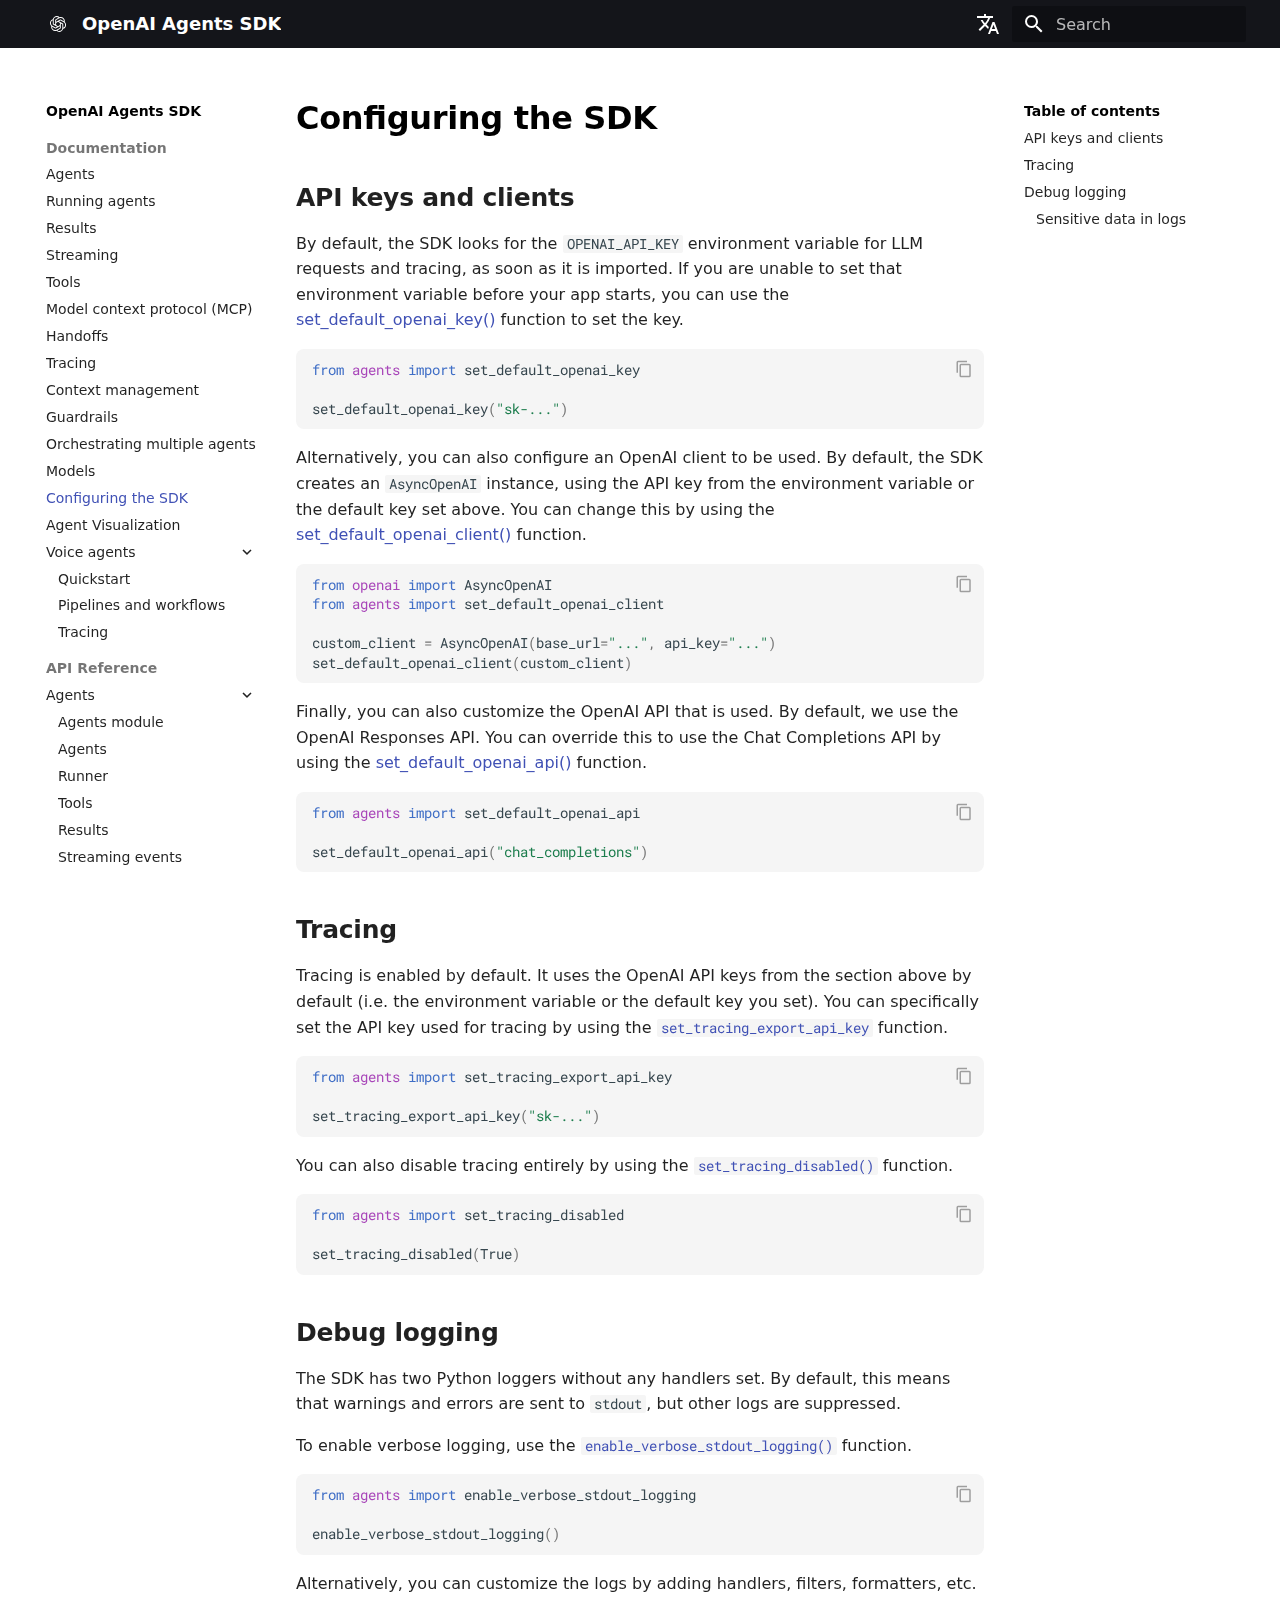
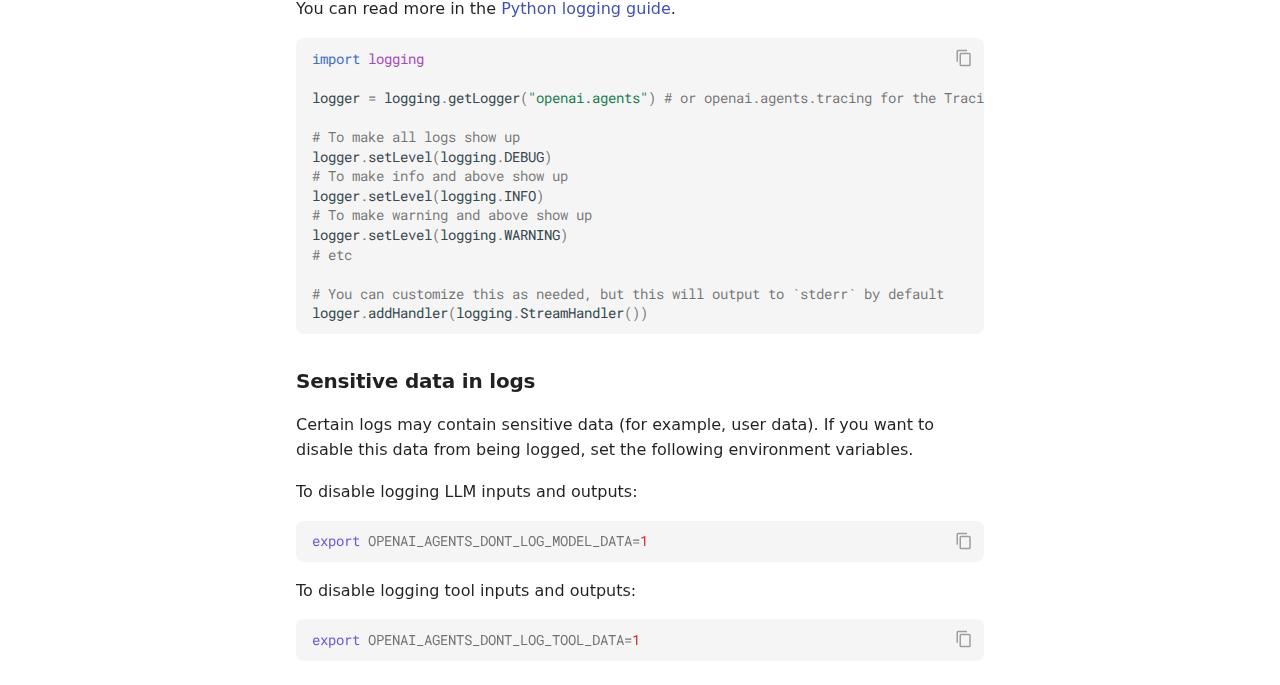
<file: config/index.html>
<!doctype html>
<html lang="en" class="no-js">
  <head>
    
      <meta charset="utf-8">
      <meta name="viewport" content="width=device-width,initial-scale=1">
      
      
      
      
        <link rel="prev" href="../models/">
      
      
        <link rel="next" href="../visualization/">
      
      
      <link rel="icon" href="../images/favicon-platform.svg">
      <meta name="generator" content="mkdocs-1.6.1, mkdocs-material-9.6.9">
    
    
      
        <title>Configuring the SDK - OpenAI Agents SDK</title>
      
    
    
      <link rel="stylesheet" href="../assets/stylesheets/main.4af4bdda.min.css">
      
        
        <link rel="stylesheet" href="../assets/stylesheets/palette.06af60db.min.css">
      
      


    
    
      
    
    
      
        
        
        <link rel="preconnect" href="https://fonts.gstatic.com" crossorigin>
        <link rel="stylesheet" href="https://fonts.googleapis.com/css?family=Roboto:300,300i,400,400i,700,700i%7CRoboto+Mono:400,400i,700,700i&display=fallback">
        <style>:root{--md-text-font:"Roboto";--md-code-font:"Roboto Mono"}</style>
      
    
    
      <link rel="stylesheet" href="../assets/_mkdocstrings.css">
    
      <link rel="stylesheet" href="../stylesheets/extra.css">
    
    <script>__md_scope=new URL("..",location),__md_hash=e=>[...e].reduce(((e,_)=>(e<<5)-e+_.charCodeAt(0)),0),__md_get=(e,_=localStorage,t=__md_scope)=>JSON.parse(_.getItem(t.pathname+"."+e)),__md_set=(e,_,t=localStorage,a=__md_scope)=>{try{t.setItem(a.pathname+"."+e,JSON.stringify(_))}catch(e){}}</script>
    
      

    
    
    
  </head>
  
  
    
    
    
    
    
    <body dir="ltr" data-md-color-scheme="default" data-md-color-primary="black" data-md-color-accent="indigo">
  
    
    <input class="md-toggle" data-md-toggle="drawer" type="checkbox" id="__drawer" autocomplete="off">
    <input class="md-toggle" data-md-toggle="search" type="checkbox" id="__search" autocomplete="off">
    <label class="md-overlay" for="__drawer"></label>
    <div data-md-component="skip">
      
        
        <a href="#configuring-the-sdk" class="md-skip">
          Skip to content
        </a>
      
    </div>
    <div data-md-component="announce">
      
    </div>
    
    
      

  

<header class="md-header md-header--shadow" data-md-component="header">
  <nav class="md-header__inner md-grid" aria-label="Header">
    <a href=".." title="OpenAI Agents SDK" class="md-header__button md-logo" aria-label="OpenAI Agents SDK" data-md-component="logo">
      
  <img src="../assets/logo.svg" alt="logo">

    </a>
    <label class="md-header__button md-icon" for="__drawer">
      
      <svg xmlns="http://www.w3.org/2000/svg" viewBox="0 0 24 24"><path d="M3 6h18v2H3zm0 5h18v2H3zm0 5h18v2H3z"/></svg>
    </label>
    <div class="md-header__title" data-md-component="header-title">
      <div class="md-header__ellipsis">
        <div class="md-header__topic">
          <span class="md-ellipsis">
            OpenAI Agents SDK
          </span>
        </div>
        <div class="md-header__topic" data-md-component="header-topic">
          <span class="md-ellipsis">
            
              Configuring the SDK
            
          </span>
        </div>
      </div>
    </div>
    
      
    
    
    
      <div class="md-header__option">
  <div class="md-select">
    
    <button class="md-header__button md-icon" aria-label="Select language">
      <svg xmlns="http://www.w3.org/2000/svg" viewBox="0 0 24 24"><path d="m12.87 15.07-2.54-2.51.03-.03A17.5 17.5 0 0 0 14.07 6H17V4h-7V2H8v2H1v2h11.17C11.5 7.92 10.44 9.75 9 11.35 8.07 10.32 7.3 9.19 6.69 8h-2c.73 1.63 1.73 3.17 2.98 4.56l-5.09 5.02L4 19l5-5 3.11 3.11zM18.5 10h-2L12 22h2l1.12-3h4.75L21 22h2zm-2.62 7 1.62-4.33L19.12 17z"/></svg>
    </button>
    <div class="md-select__inner">
      <ul class="md-select__list">
        
          <li class="md-select__item">
            <a href="./" hreflang="en" class="md-select__link">
              English
            </a>
          </li>
        
          <li class="md-select__item">
            <a href="../ja/config/" hreflang="ja" class="md-select__link">
              日本語
            </a>
          </li>
        
      </ul>
    </div>
  </div>
</div>
    
    
      <label class="md-header__button md-icon" for="__search">
        
        <svg xmlns="http://www.w3.org/2000/svg" viewBox="0 0 24 24"><path d="M9.5 3A6.5 6.5 0 0 1 16 9.5c0 1.61-.59 3.09-1.56 4.23l.27.27h.79l5 5-1.5 1.5-5-5v-.79l-.27-.27A6.52 6.52 0 0 1 9.5 16 6.5 6.5 0 0 1 3 9.5 6.5 6.5 0 0 1 9.5 3m0 2C7 5 5 7 5 9.5S7 14 9.5 14 14 12 14 9.5 12 5 9.5 5"/></svg>
      </label>
      <div class="md-search" data-md-component="search" role="dialog">
  <label class="md-search__overlay" for="__search"></label>
  <div class="md-search__inner" role="search">
    <form class="md-search__form" name="search">
      <input type="text" class="md-search__input" name="query" aria-label="Search" placeholder="Search" autocapitalize="off" autocorrect="off" autocomplete="off" spellcheck="false" data-md-component="search-query" required>
      <label class="md-search__icon md-icon" for="__search">
        
        <svg xmlns="http://www.w3.org/2000/svg" viewBox="0 0 24 24"><path d="M9.5 3A6.5 6.5 0 0 1 16 9.5c0 1.61-.59 3.09-1.56 4.23l.27.27h.79l5 5-1.5 1.5-5-5v-.79l-.27-.27A6.52 6.52 0 0 1 9.5 16 6.5 6.5 0 0 1 3 9.5 6.5 6.5 0 0 1 9.5 3m0 2C7 5 5 7 5 9.5S7 14 9.5 14 14 12 14 9.5 12 5 9.5 5"/></svg>
        
        <svg xmlns="http://www.w3.org/2000/svg" viewBox="0 0 24 24"><path d="M20 11v2H8l5.5 5.5-1.42 1.42L4.16 12l7.92-7.92L13.5 5.5 8 11z"/></svg>
      </label>
      <nav class="md-search__options" aria-label="Search">
        
        <button type="reset" class="md-search__icon md-icon" title="Clear" aria-label="Clear" tabindex="-1">
          
          <svg xmlns="http://www.w3.org/2000/svg" viewBox="0 0 24 24"><path d="M19 6.41 17.59 5 12 10.59 6.41 5 5 6.41 10.59 12 5 17.59 6.41 19 12 13.41 17.59 19 19 17.59 13.41 12z"/></svg>
        </button>
      </nav>
      
    </form>
    <div class="md-search__output">
      <div class="md-search__scrollwrap" tabindex="0" data-md-scrollfix>
        <div class="md-search-result" data-md-component="search-result">
          <div class="md-search-result__meta">
            Initializing search
          </div>
          <ol class="md-search-result__list" role="presentation"></ol>
        </div>
      </div>
    </div>
  </div>
</div>
    
    
  </nav>
  
</header>
    
    <div class="md-container" data-md-component="container">
      
      
        
          
        
      
      <main class="md-main" data-md-component="main">
        <div class="md-main__inner md-grid">
          
            
              
              <div class="md-sidebar md-sidebar--primary" data-md-component="sidebar" data-md-type="navigation" >
                <div class="md-sidebar__scrollwrap">
                  <div class="md-sidebar__inner">
                    



<nav class="md-nav md-nav--primary" aria-label="Navigation" data-md-level="0">
  <label class="md-nav__title" for="__drawer">
    <a href=".." title="OpenAI Agents SDK" class="md-nav__button md-logo" aria-label="OpenAI Agents SDK" data-md-component="logo">
      
  <img src="../assets/logo.svg" alt="logo">

    </a>
    OpenAI Agents SDK
  </label>
  
  <ul class="md-nav__list" data-md-scrollfix>
    
      
      
  
  
  
  
    <li class="md-nav__item">
      <a href=".." class="md-nav__link">
        
  
  <span class="md-ellipsis">
    Intro
    
  </span>
  

      </a>
    </li>
  

    
      
      
  
  
  
  
    <li class="md-nav__item">
      <a href="../quickstart/" class="md-nav__link">
        
  
  <span class="md-ellipsis">
    Quickstart
    
  </span>
  

      </a>
    </li>
  

    
      
      
  
  
  
  
    <li class="md-nav__item">
      <a href="../examples/" class="md-nav__link">
        
  
  <span class="md-ellipsis">
    Examples
    
  </span>
  

      </a>
    </li>
  

    
      
      
  
  
    
  
  
  
    
    
    
      
        
        
      
    
    
    <li class="md-nav__item md-nav__item--active md-nav__item--section md-nav__item--nested">
      
        
        
        <input class="md-nav__toggle md-toggle " type="checkbox" id="__nav_4" checked>
        
          
          <label class="md-nav__link" for="__nav_4" id="__nav_4_label" tabindex="">
            
  
  <span class="md-ellipsis">
    Documentation
    
  </span>
  

            <span class="md-nav__icon md-icon"></span>
          </label>
        
        <nav class="md-nav" data-md-level="1" aria-labelledby="__nav_4_label" aria-expanded="true">
          <label class="md-nav__title" for="__nav_4">
            <span class="md-nav__icon md-icon"></span>
            Documentation
          </label>
          <ul class="md-nav__list" data-md-scrollfix>
            
              
                
  
  
  
  
    <li class="md-nav__item">
      <a href="../agents/" class="md-nav__link">
        
  
  <span class="md-ellipsis">
    Agents
    
  </span>
  

      </a>
    </li>
  

              
            
              
                
  
  
  
  
    <li class="md-nav__item">
      <a href="../running_agents/" class="md-nav__link">
        
  
  <span class="md-ellipsis">
    Running agents
    
  </span>
  

      </a>
    </li>
  

              
            
              
                
  
  
  
  
    <li class="md-nav__item">
      <a href="../results/" class="md-nav__link">
        
  
  <span class="md-ellipsis">
    Results
    
  </span>
  

      </a>
    </li>
  

              
            
              
                
  
  
  
  
    <li class="md-nav__item">
      <a href="../streaming/" class="md-nav__link">
        
  
  <span class="md-ellipsis">
    Streaming
    
  </span>
  

      </a>
    </li>
  

              
            
              
                
  
  
  
  
    <li class="md-nav__item">
      <a href="../tools/" class="md-nav__link">
        
  
  <span class="md-ellipsis">
    Tools
    
  </span>
  

      </a>
    </li>
  

              
            
              
                
  
  
  
  
    <li class="md-nav__item">
      <a href="../mcp/" class="md-nav__link">
        
  
  <span class="md-ellipsis">
    Model context protocol (MCP)
    
  </span>
  

      </a>
    </li>
  

              
            
              
                
  
  
  
  
    <li class="md-nav__item">
      <a href="../handoffs/" class="md-nav__link">
        
  
  <span class="md-ellipsis">
    Handoffs
    
  </span>
  

      </a>
    </li>
  

              
            
              
                
  
  
  
  
    <li class="md-nav__item">
      <a href="../tracing/" class="md-nav__link">
        
  
  <span class="md-ellipsis">
    Tracing
    
  </span>
  

      </a>
    </li>
  

              
            
              
                
  
  
  
  
    <li class="md-nav__item">
      <a href="../context/" class="md-nav__link">
        
  
  <span class="md-ellipsis">
    Context management
    
  </span>
  

      </a>
    </li>
  

              
            
              
                
  
  
  
  
    <li class="md-nav__item">
      <a href="../guardrails/" class="md-nav__link">
        
  
  <span class="md-ellipsis">
    Guardrails
    
  </span>
  

      </a>
    </li>
  

              
            
              
                
  
  
  
  
    <li class="md-nav__item">
      <a href="../multi_agent/" class="md-nav__link">
        
  
  <span class="md-ellipsis">
    Orchestrating multiple agents
    
  </span>
  

      </a>
    </li>
  

              
            
              
                
  
  
  
  
    <li class="md-nav__item">
      <a href="../models/" class="md-nav__link">
        
  
  <span class="md-ellipsis">
    Models
    
  </span>
  

      </a>
    </li>
  

              
            
              
                
  
  
    
  
  
  
    <li class="md-nav__item md-nav__item--active">
      
      <input class="md-nav__toggle md-toggle" type="checkbox" id="__toc">
      
      
        
      
      
        <label class="md-nav__link md-nav__link--active" for="__toc">
          
  
  <span class="md-ellipsis">
    Configuring the SDK
    
  </span>
  

          <span class="md-nav__icon md-icon"></span>
        </label>
      
      <a href="./" class="md-nav__link md-nav__link--active">
        
  
  <span class="md-ellipsis">
    Configuring the SDK
    
  </span>
  

      </a>
      
        

<nav class="md-nav md-nav--secondary" aria-label="Table of contents">
  
  
  
    
  
  
    <label class="md-nav__title" for="__toc">
      <span class="md-nav__icon md-icon"></span>
      Table of contents
    </label>
    <ul class="md-nav__list" data-md-component="toc" data-md-scrollfix>
      
        <li class="md-nav__item">
  <a href="#api-keys-and-clients" class="md-nav__link">
    <span class="md-ellipsis">
      API keys and clients
    </span>
  </a>
  
</li>
      
        <li class="md-nav__item">
  <a href="#tracing" class="md-nav__link">
    <span class="md-ellipsis">
      Tracing
    </span>
  </a>
  
</li>
      
        <li class="md-nav__item">
  <a href="#debug-logging" class="md-nav__link">
    <span class="md-ellipsis">
      Debug logging
    </span>
  </a>
  
    <nav class="md-nav" aria-label="Debug logging">
      <ul class="md-nav__list">
        
          <li class="md-nav__item">
  <a href="#sensitive-data-in-logs" class="md-nav__link">
    <span class="md-ellipsis">
      Sensitive data in logs
    </span>
  </a>
  
</li>
        
      </ul>
    </nav>
  
</li>
      
    </ul>
  
</nav>
      
    </li>
  

              
            
              
                
  
  
  
  
    <li class="md-nav__item">
      <a href="../visualization/" class="md-nav__link">
        
  
  <span class="md-ellipsis">
    Agent Visualization
    
  </span>
  

      </a>
    </li>
  

              
            
              
                
  
  
  
  
    
    
    
      
    
    
    <li class="md-nav__item md-nav__item--nested">
      
        
        
          
        
        <input class="md-nav__toggle md-toggle md-toggle--indeterminate" type="checkbox" id="__nav_4_15" >
        
          
          <label class="md-nav__link" for="__nav_4_15" id="__nav_4_15_label" tabindex="0">
            
  
  <span class="md-ellipsis">
    Voice agents
    
  </span>
  

            <span class="md-nav__icon md-icon"></span>
          </label>
        
        <nav class="md-nav" data-md-level="2" aria-labelledby="__nav_4_15_label" aria-expanded="false">
          <label class="md-nav__title" for="__nav_4_15">
            <span class="md-nav__icon md-icon"></span>
            Voice agents
          </label>
          <ul class="md-nav__list" data-md-scrollfix>
            
              
                
  
  
  
  
    <li class="md-nav__item">
      <a href="../voice/quickstart/" class="md-nav__link">
        
  
  <span class="md-ellipsis">
    Quickstart
    
  </span>
  

      </a>
    </li>
  

              
            
              
                
  
  
  
  
    <li class="md-nav__item">
      <a href="../voice/pipeline/" class="md-nav__link">
        
  
  <span class="md-ellipsis">
    Pipelines and workflows
    
  </span>
  

      </a>
    </li>
  

              
            
              
                
  
  
  
  
    <li class="md-nav__item">
      <a href="../voice/tracing/" class="md-nav__link">
        
  
  <span class="md-ellipsis">
    Tracing
    
  </span>
  

      </a>
    </li>
  

              
            
          </ul>
        </nav>
      
    </li>
  

              
            
          </ul>
        </nav>
      
    </li>
  

    
      
      
  
  
  
  
    
    
    
      
        
        
      
    
    
    <li class="md-nav__item md-nav__item--section md-nav__item--nested">
      
        
        
          
        
        <input class="md-nav__toggle md-toggle md-toggle--indeterminate" type="checkbox" id="__nav_5" >
        
          
          <label class="md-nav__link" for="__nav_5" id="__nav_5_label" tabindex="">
            
  
  <span class="md-ellipsis">
    API Reference
    
  </span>
  

            <span class="md-nav__icon md-icon"></span>
          </label>
        
        <nav class="md-nav" data-md-level="1" aria-labelledby="__nav_5_label" aria-expanded="false">
          <label class="md-nav__title" for="__nav_5">
            <span class="md-nav__icon md-icon"></span>
            API Reference
          </label>
          <ul class="md-nav__list" data-md-scrollfix>
            
              
                
  
  
  
  
    
    
    
      
    
    
    <li class="md-nav__item md-nav__item--nested">
      
        
        
          
        
        <input class="md-nav__toggle md-toggle md-toggle--indeterminate" type="checkbox" id="__nav_5_1" >
        
          
          <label class="md-nav__link" for="__nav_5_1" id="__nav_5_1_label" tabindex="0">
            
  
  <span class="md-ellipsis">
    Agents
    
  </span>
  

            <span class="md-nav__icon md-icon"></span>
          </label>
        
        <nav class="md-nav" data-md-level="2" aria-labelledby="__nav_5_1_label" aria-expanded="false">
          <label class="md-nav__title" for="__nav_5_1">
            <span class="md-nav__icon md-icon"></span>
            Agents
          </label>
          <ul class="md-nav__list" data-md-scrollfix>
            
              
                
  
  
  
  
    <li class="md-nav__item">
      <a href="../ref/" class="md-nav__link">
        
  
  <span class="md-ellipsis">
    Agents module
    
  </span>
  

      </a>
    </li>
  

              
            
              
                
  
  
  
  
    <li class="md-nav__item">
      <a href="../ref/agent/" class="md-nav__link">
        
  
  <span class="md-ellipsis">
    Agents
    
  </span>
  

      </a>
    </li>
  

              
            
              
                
  
  
  
  
    <li class="md-nav__item">
      <a href="../ref/run/" class="md-nav__link">
        
  
  <span class="md-ellipsis">
    Runner
    
  </span>
  

      </a>
    </li>
  

              
            
              
                
  
  
  
  
    <li class="md-nav__item">
      <a href="../ref/tool/" class="md-nav__link">
        
  
  <span class="md-ellipsis">
    Tools
    
  </span>
  

      </a>
    </li>
  

              
            
              
                
  
  
  
  
    <li class="md-nav__item">
      <a href="../ref/result/" class="md-nav__link">
        
  
  <span class="md-ellipsis">
    Results
    
  </span>
  

      </a>
    </li>
  

              
            
              
                
  
  
  
  
    <li class="md-nav__item">
      <a href="../ref/stream_events/" class="md-nav__link">
        
  
  <span class="md-ellipsis">
    Streaming events
    
  </span>
  

      </a>
    </li>
  

              
            
              
                
  
  
  
  
    <li class="md-nav__item">
      <a href="../ref/handoffs/" class="md-nav__link">
        
  
  <span class="md-ellipsis">
    Handoffs
    
  </span>
  

      </a>
    </li>
  

              
            
              
                
  
  
  
  
    <li class="md-nav__item">
      <a href="../ref/lifecycle/" class="md-nav__link">
        
  
  <span class="md-ellipsis">
    Lifecycle
    
  </span>
  

      </a>
    </li>
  

              
            
              
                
  
  
  
  
    <li class="md-nav__item">
      <a href="../ref/items/" class="md-nav__link">
        
  
  <span class="md-ellipsis">
    Items
    
  </span>
  

      </a>
    </li>
  

              
            
              
                
  
  
  
  
    <li class="md-nav__item">
      <a href="../ref/run_context/" class="md-nav__link">
        
  
  <span class="md-ellipsis">
    Run context
    
  </span>
  

      </a>
    </li>
  

              
            
              
                
  
  
  
  
    <li class="md-nav__item">
      <a href="../ref/usage/" class="md-nav__link">
        
  
  <span class="md-ellipsis">
    Usage
    
  </span>
  

      </a>
    </li>
  

              
            
              
                
  
  
  
  
    <li class="md-nav__item">
      <a href="../ref/exceptions/" class="md-nav__link">
        
  
  <span class="md-ellipsis">
    Exceptions
    
  </span>
  

      </a>
    </li>
  

              
            
              
                
  
  
  
  
    <li class="md-nav__item">
      <a href="../ref/guardrail/" class="md-nav__link">
        
  
  <span class="md-ellipsis">
    Guardrails
    
  </span>
  

      </a>
    </li>
  

              
            
              
                
  
  
  
  
    <li class="md-nav__item">
      <a href="../ref/model_settings/" class="md-nav__link">
        
  
  <span class="md-ellipsis">
    Model settings
    
  </span>
  

      </a>
    </li>
  

              
            
              
                
  
  
  
  
    <li class="md-nav__item">
      <a href="../ref/agent_output/" class="md-nav__link">
        
  
  <span class="md-ellipsis">
    Agent output
    
  </span>
  

      </a>
    </li>
  

              
            
              
                
  
  
  
  
    <li class="md-nav__item">
      <a href="../ref/function_schema/" class="md-nav__link">
        
  
  <span class="md-ellipsis">
    Function schema
    
  </span>
  

      </a>
    </li>
  

              
            
              
                
  
  
  
  
    <li class="md-nav__item">
      <a href="../ref/models/interface/" class="md-nav__link">
        
  
  <span class="md-ellipsis">
    Model interface
    
  </span>
  

      </a>
    </li>
  

              
            
              
                
  
  
  
  
    <li class="md-nav__item">
      <a href="../ref/models/openai_chatcompletions/" class="md-nav__link">
        
  
  <span class="md-ellipsis">
    OpenAI Chat Completions model
    
  </span>
  

      </a>
    </li>
  

              
            
              
                
  
  
  
  
    <li class="md-nav__item">
      <a href="../ref/models/openai_responses/" class="md-nav__link">
        
  
  <span class="md-ellipsis">
    OpenAI Responses model
    
  </span>
  

      </a>
    </li>
  

              
            
              
                
  
  
  
  
    <li class="md-nav__item">
      <a href="../ref/mcp/server/" class="md-nav__link">
        
  
  <span class="md-ellipsis">
    MCP Servers
    
  </span>
  

      </a>
    </li>
  

              
            
              
                
  
  
  
  
    <li class="md-nav__item">
      <a href="../ref/mcp/util/" class="md-nav__link">
        
  
  <span class="md-ellipsis">
    MCP Util
    
  </span>
  

      </a>
    </li>
  

              
            
          </ul>
        </nav>
      
    </li>
  

              
            
              
                
  
  
  
  
    
    
    
      
    
    
    <li class="md-nav__item md-nav__item--nested">
      
        
        
          
        
        <input class="md-nav__toggle md-toggle md-toggle--indeterminate" type="checkbox" id="__nav_5_2" >
        
          
          <label class="md-nav__link" for="__nav_5_2" id="__nav_5_2_label" tabindex="0">
            
  
  <span class="md-ellipsis">
    Tracing
    
  </span>
  

            <span class="md-nav__icon md-icon"></span>
          </label>
        
        <nav class="md-nav" data-md-level="2" aria-labelledby="__nav_5_2_label" aria-expanded="false">
          <label class="md-nav__title" for="__nav_5_2">
            <span class="md-nav__icon md-icon"></span>
            Tracing
          </label>
          <ul class="md-nav__list" data-md-scrollfix>
            
              
                
  
  
  
  
    <li class="md-nav__item">
      <a href="../ref/tracing/" class="md-nav__link">
        
  
  <span class="md-ellipsis">
    Tracing module
    
  </span>
  

      </a>
    </li>
  

              
            
              
                
  
  
  
  
    <li class="md-nav__item">
      <a href="../ref/tracing/create/" class="md-nav__link">
        
  
  <span class="md-ellipsis">
    Creating traces/spans
    
  </span>
  

      </a>
    </li>
  

              
            
              
                
  
  
  
  
    <li class="md-nav__item">
      <a href="../ref/tracing/traces/" class="md-nav__link">
        
  
  <span class="md-ellipsis">
    Traces
    
  </span>
  

      </a>
    </li>
  

              
            
              
                
  
  
  
  
    <li class="md-nav__item">
      <a href="../ref/tracing/spans/" class="md-nav__link">
        
  
  <span class="md-ellipsis">
    Spans
    
  </span>
  

      </a>
    </li>
  

              
            
              
                
  
  
  
  
    <li class="md-nav__item">
      <a href="../ref/tracing/processor_interface/" class="md-nav__link">
        
  
  <span class="md-ellipsis">
    Processor interface
    
  </span>
  

      </a>
    </li>
  

              
            
              
                
  
  
  
  
    <li class="md-nav__item">
      <a href="../ref/tracing/processors/" class="md-nav__link">
        
  
  <span class="md-ellipsis">
    Processors
    
  </span>
  

      </a>
    </li>
  

              
            
              
                
  
  
  
  
    <li class="md-nav__item">
      <a href="../ref/tracing/scope/" class="md-nav__link">
        
  
  <span class="md-ellipsis">
    Scope
    
  </span>
  

      </a>
    </li>
  

              
            
              
                
  
  
  
  
    <li class="md-nav__item">
      <a href="../ref/tracing/setup/" class="md-nav__link">
        
  
  <span class="md-ellipsis">
    Setup
    
  </span>
  

      </a>
    </li>
  

              
            
              
                
  
  
  
  
    <li class="md-nav__item">
      <a href="../ref/tracing/span_data/" class="md-nav__link">
        
  
  <span class="md-ellipsis">
    Span data
    
  </span>
  

      </a>
    </li>
  

              
            
              
                
  
  
  
  
    <li class="md-nav__item">
      <a href="../ref/tracing/util/" class="md-nav__link">
        
  
  <span class="md-ellipsis">
    Util
    
  </span>
  

      </a>
    </li>
  

              
            
          </ul>
        </nav>
      
    </li>
  

              
            
              
                
  
  
  
  
    
    
    
      
    
    
    <li class="md-nav__item md-nav__item--nested">
      
        
        
          
        
        <input class="md-nav__toggle md-toggle md-toggle--indeterminate" type="checkbox" id="__nav_5_3" >
        
          
          <label class="md-nav__link" for="__nav_5_3" id="__nav_5_3_label" tabindex="0">
            
  
  <span class="md-ellipsis">
    Voice
    
  </span>
  

            <span class="md-nav__icon md-icon"></span>
          </label>
        
        <nav class="md-nav" data-md-level="2" aria-labelledby="__nav_5_3_label" aria-expanded="false">
          <label class="md-nav__title" for="__nav_5_3">
            <span class="md-nav__icon md-icon"></span>
            Voice
          </label>
          <ul class="md-nav__list" data-md-scrollfix>
            
              
                
  
  
  
  
    <li class="md-nav__item">
      <a href="../ref/voice/pipeline/" class="md-nav__link">
        
  
  <span class="md-ellipsis">
    Pipeline
    
  </span>
  

      </a>
    </li>
  

              
            
              
                
  
  
  
  
    <li class="md-nav__item">
      <a href="../ref/voice/workflow/" class="md-nav__link">
        
  
  <span class="md-ellipsis">
    Workflow
    
  </span>
  

      </a>
    </li>
  

              
            
              
                
  
  
  
  
    <li class="md-nav__item">
      <a href="../ref/voice/input/" class="md-nav__link">
        
  
  <span class="md-ellipsis">
    Input
    
  </span>
  

      </a>
    </li>
  

              
            
              
                
  
  
  
  
    <li class="md-nav__item">
      <a href="../ref/voice/result/" class="md-nav__link">
        
  
  <span class="md-ellipsis">
    Result
    
  </span>
  

      </a>
    </li>
  

              
            
              
                
  
  
  
  
    <li class="md-nav__item">
      <a href="../ref/voice/pipeline_config/" class="md-nav__link">
        
  
  <span class="md-ellipsis">
    Pipeline Config
    
  </span>
  

      </a>
    </li>
  

              
            
              
                
  
  
  
  
    <li class="md-nav__item">
      <a href="../ref/voice/events/" class="md-nav__link">
        
  
  <span class="md-ellipsis">
    Events
    
  </span>
  

      </a>
    </li>
  

              
            
              
                
  
  
  
  
    <li class="md-nav__item">
      <a href="../ref/voice/exceptions/" class="md-nav__link">
        
  
  <span class="md-ellipsis">
    Exceptions
    
  </span>
  

      </a>
    </li>
  

              
            
              
                
  
  
  
  
    <li class="md-nav__item">
      <a href="../ref/voice/model/" class="md-nav__link">
        
  
  <span class="md-ellipsis">
    Model
    
  </span>
  

      </a>
    </li>
  

              
            
              
                
  
  
  
  
    <li class="md-nav__item">
      <a href="../ref/voice/utils/" class="md-nav__link">
        
  
  <span class="md-ellipsis">
    Utils
    
  </span>
  

      </a>
    </li>
  

              
            
              
                
  
  
  
  
    <li class="md-nav__item">
      <a href="../ref/voice/models/openai_provider/" class="md-nav__link">
        
  
  <span class="md-ellipsis">
    OpenAIVoiceModelProvider
    
  </span>
  

      </a>
    </li>
  

              
            
              
                
  
  
  
  
    <li class="md-nav__item">
      <a href="../ref/voice/models/openai_stt/" class="md-nav__link">
        
  
  <span class="md-ellipsis">
    OpenAI STT
    
  </span>
  

      </a>
    </li>
  

              
            
              
                
  
  
  
  
    <li class="md-nav__item">
      <a href="../ref/voice/models/openai_tts/" class="md-nav__link">
        
  
  <span class="md-ellipsis">
    OpenAI TTS
    
  </span>
  

      </a>
    </li>
  

              
            
          </ul>
        </nav>
      
    </li>
  

              
            
              
                
  
  
  
  
    
    
    
      
    
    
    <li class="md-nav__item md-nav__item--nested">
      
        
        
          
        
        <input class="md-nav__toggle md-toggle md-toggle--indeterminate" type="checkbox" id="__nav_5_4" >
        
          
          <label class="md-nav__link" for="__nav_5_4" id="__nav_5_4_label" tabindex="0">
            
  
  <span class="md-ellipsis">
    Extensions
    
  </span>
  

            <span class="md-nav__icon md-icon"></span>
          </label>
        
        <nav class="md-nav" data-md-level="2" aria-labelledby="__nav_5_4_label" aria-expanded="false">
          <label class="md-nav__title" for="__nav_5_4">
            <span class="md-nav__icon md-icon"></span>
            Extensions
          </label>
          <ul class="md-nav__list" data-md-scrollfix>
            
              
                
  
  
  
  
    <li class="md-nav__item">
      <a href="../ref/extensions/handoff_filters/" class="md-nav__link">
        
  
  <span class="md-ellipsis">
    Handoff filters
    
  </span>
  

      </a>
    </li>
  

              
            
              
                
  
  
  
  
    <li class="md-nav__item">
      <a href="../ref/extensions/handoff_prompt/" class="md-nav__link">
        
  
  <span class="md-ellipsis">
    Handoff prompt
    
  </span>
  

      </a>
    </li>
  

              
            
          </ul>
        </nav>
      
    </li>
  

              
            
          </ul>
        </nav>
      
    </li>
  

    
  </ul>
</nav>
                  </div>
                </div>
              </div>
            
            
              
              <div class="md-sidebar md-sidebar--secondary" data-md-component="sidebar" data-md-type="toc" >
                <div class="md-sidebar__scrollwrap">
                  <div class="md-sidebar__inner">
                    

<nav class="md-nav md-nav--secondary" aria-label="Table of contents">
  
  
  
    
  
  
    <label class="md-nav__title" for="__toc">
      <span class="md-nav__icon md-icon"></span>
      Table of contents
    </label>
    <ul class="md-nav__list" data-md-component="toc" data-md-scrollfix>
      
        <li class="md-nav__item">
  <a href="#api-keys-and-clients" class="md-nav__link">
    <span class="md-ellipsis">
      API keys and clients
    </span>
  </a>
  
</li>
      
        <li class="md-nav__item">
  <a href="#tracing" class="md-nav__link">
    <span class="md-ellipsis">
      Tracing
    </span>
  </a>
  
</li>
      
        <li class="md-nav__item">
  <a href="#debug-logging" class="md-nav__link">
    <span class="md-ellipsis">
      Debug logging
    </span>
  </a>
  
    <nav class="md-nav" aria-label="Debug logging">
      <ul class="md-nav__list">
        
          <li class="md-nav__item">
  <a href="#sensitive-data-in-logs" class="md-nav__link">
    <span class="md-ellipsis">
      Sensitive data in logs
    </span>
  </a>
  
</li>
        
      </ul>
    </nav>
  
</li>
      
    </ul>
  
</nav>
                  </div>
                </div>
              </div>
            
          
          
            <div class="md-content" data-md-component="content">
              <article class="md-content__inner md-typeset">
                
                  



<h1 id="configuring-the-sdk">Configuring the SDK</h1>
<h2 id="api-keys-and-clients">API keys and clients</h2>
<p>By default, the SDK looks for the <code>OPENAI_API_KEY</code> environment variable for LLM requests and tracing, as soon as it is imported. If you are unable to set that environment variable before your app starts, you can use the <a class="autorefs autorefs-internal" title="set_default_openai_key" href="../ref/#agents.set_default_openai_key">set_default_openai_key()</a> function to set the key.</p>
<div class="language-python highlight"><pre><span></span><code><span id="__span-0-1"><a id="__codelineno-0-1" name="__codelineno-0-1" href="#__codelineno-0-1"></a><span class="kn">from</span><span class="w"> </span><span class="nn">agents</span><span class="w"> </span><span class="kn">import</span> <span class="n">set_default_openai_key</span>
</span><span id="__span-0-2"><a id="__codelineno-0-2" name="__codelineno-0-2" href="#__codelineno-0-2"></a>
</span><span id="__span-0-3"><a id="__codelineno-0-3" name="__codelineno-0-3" href="#__codelineno-0-3"></a><span class="n">set_default_openai_key</span><span class="p">(</span><span class="s2">&quot;sk-...&quot;</span><span class="p">)</span>
</span></code></pre></div>
<p>Alternatively, you can also configure an OpenAI client to be used. By default, the SDK creates an <code>AsyncOpenAI</code> instance, using the API key from the environment variable or the default key set above. You can change this by using the <a class="autorefs autorefs-internal" title="set_default_openai_client" href="../ref/#agents.set_default_openai_client">set_default_openai_client()</a> function.</p>
<div class="language-python highlight"><pre><span></span><code><span id="__span-1-1"><a id="__codelineno-1-1" name="__codelineno-1-1" href="#__codelineno-1-1"></a><span class="kn">from</span><span class="w"> </span><span class="nn">openai</span><span class="w"> </span><span class="kn">import</span> <span class="n">AsyncOpenAI</span>
</span><span id="__span-1-2"><a id="__codelineno-1-2" name="__codelineno-1-2" href="#__codelineno-1-2"></a><span class="kn">from</span><span class="w"> </span><span class="nn">agents</span><span class="w"> </span><span class="kn">import</span> <span class="n">set_default_openai_client</span>
</span><span id="__span-1-3"><a id="__codelineno-1-3" name="__codelineno-1-3" href="#__codelineno-1-3"></a>
</span><span id="__span-1-4"><a id="__codelineno-1-4" name="__codelineno-1-4" href="#__codelineno-1-4"></a><span class="n">custom_client</span> <span class="o">=</span> <span class="n">AsyncOpenAI</span><span class="p">(</span><span class="n">base_url</span><span class="o">=</span><span class="s2">&quot;...&quot;</span><span class="p">,</span> <span class="n">api_key</span><span class="o">=</span><span class="s2">&quot;...&quot;</span><span class="p">)</span>
</span><span id="__span-1-5"><a id="__codelineno-1-5" name="__codelineno-1-5" href="#__codelineno-1-5"></a><span class="n">set_default_openai_client</span><span class="p">(</span><span class="n">custom_client</span><span class="p">)</span>
</span></code></pre></div>
<p>Finally, you can also customize the OpenAI API that is used. By default, we use the OpenAI Responses API. You can override this to use the Chat Completions API by using the <a class="autorefs autorefs-internal" title="set_default_openai_api" href="../ref/#agents.set_default_openai_api">set_default_openai_api()</a> function.</p>
<div class="language-python highlight"><pre><span></span><code><span id="__span-2-1"><a id="__codelineno-2-1" name="__codelineno-2-1" href="#__codelineno-2-1"></a><span class="kn">from</span><span class="w"> </span><span class="nn">agents</span><span class="w"> </span><span class="kn">import</span> <span class="n">set_default_openai_api</span>
</span><span id="__span-2-2"><a id="__codelineno-2-2" name="__codelineno-2-2" href="#__codelineno-2-2"></a>
</span><span id="__span-2-3"><a id="__codelineno-2-3" name="__codelineno-2-3" href="#__codelineno-2-3"></a><span class="n">set_default_openai_api</span><span class="p">(</span><span class="s2">&quot;chat_completions&quot;</span><span class="p">)</span>
</span></code></pre></div>
<h2 id="tracing">Tracing</h2>
<p>Tracing is enabled by default. It uses the OpenAI API keys from the section above by default (i.e. the environment variable or the default key you set). You can specifically set the API key used for tracing by using the <a class="autorefs autorefs-internal" title="set_tracing_export_api_key" href="../ref/#agents.set_tracing_export_api_key"><code>set_tracing_export_api_key</code></a> function.</p>
<div class="language-python highlight"><pre><span></span><code><span id="__span-3-1"><a id="__codelineno-3-1" name="__codelineno-3-1" href="#__codelineno-3-1"></a><span class="kn">from</span><span class="w"> </span><span class="nn">agents</span><span class="w"> </span><span class="kn">import</span> <span class="n">set_tracing_export_api_key</span>
</span><span id="__span-3-2"><a id="__codelineno-3-2" name="__codelineno-3-2" href="#__codelineno-3-2"></a>
</span><span id="__span-3-3"><a id="__codelineno-3-3" name="__codelineno-3-3" href="#__codelineno-3-3"></a><span class="n">set_tracing_export_api_key</span><span class="p">(</span><span class="s2">&quot;sk-...&quot;</span><span class="p">)</span>
</span></code></pre></div>
<p>You can also disable tracing entirely by using the <a class="autorefs autorefs-internal" title="set_tracing_disabled" href="../ref/#agents.set_tracing_disabled"><code>set_tracing_disabled()</code></a> function.</p>
<div class="language-python highlight"><pre><span></span><code><span id="__span-4-1"><a id="__codelineno-4-1" name="__codelineno-4-1" href="#__codelineno-4-1"></a><span class="kn">from</span><span class="w"> </span><span class="nn">agents</span><span class="w"> </span><span class="kn">import</span> <span class="n">set_tracing_disabled</span>
</span><span id="__span-4-2"><a id="__codelineno-4-2" name="__codelineno-4-2" href="#__codelineno-4-2"></a>
</span><span id="__span-4-3"><a id="__codelineno-4-3" name="__codelineno-4-3" href="#__codelineno-4-3"></a><span class="n">set_tracing_disabled</span><span class="p">(</span><span class="kc">True</span><span class="p">)</span>
</span></code></pre></div>
<h2 id="debug-logging">Debug logging</h2>
<p>The SDK has two Python loggers without any handlers set. By default, this means that warnings and errors are sent to <code>stdout</code>, but other logs are suppressed.</p>
<p>To enable verbose logging, use the <a class="autorefs autorefs-internal" title="enable_verbose_stdout_logging" href="../ref/#agents.enable_verbose_stdout_logging"><code>enable_verbose_stdout_logging()</code></a> function.</p>
<div class="language-python highlight"><pre><span></span><code><span id="__span-5-1"><a id="__codelineno-5-1" name="__codelineno-5-1" href="#__codelineno-5-1"></a><span class="kn">from</span><span class="w"> </span><span class="nn">agents</span><span class="w"> </span><span class="kn">import</span> <span class="n">enable_verbose_stdout_logging</span>
</span><span id="__span-5-2"><a id="__codelineno-5-2" name="__codelineno-5-2" href="#__codelineno-5-2"></a>
</span><span id="__span-5-3"><a id="__codelineno-5-3" name="__codelineno-5-3" href="#__codelineno-5-3"></a><span class="n">enable_verbose_stdout_logging</span><span class="p">()</span>
</span></code></pre></div>
<p>Alternatively, you can customize the logs by adding handlers, filters, formatters, etc. You can read more in the <a href="https://docs.python.org/3/howto/logging.html">Python logging guide</a>.</p>
<div class="language-python highlight"><pre><span></span><code><span id="__span-6-1"><a id="__codelineno-6-1" name="__codelineno-6-1" href="#__codelineno-6-1"></a><span class="kn">import</span><span class="w"> </span><span class="nn">logging</span>
</span><span id="__span-6-2"><a id="__codelineno-6-2" name="__codelineno-6-2" href="#__codelineno-6-2"></a>
</span><span id="__span-6-3"><a id="__codelineno-6-3" name="__codelineno-6-3" href="#__codelineno-6-3"></a><span class="n">logger</span> <span class="o">=</span> <span class="n">logging</span><span class="o">.</span><span class="n">getLogger</span><span class="p">(</span><span class="s2">&quot;openai.agents&quot;</span><span class="p">)</span> <span class="c1"># or openai.agents.tracing for the Tracing logger</span>
</span><span id="__span-6-4"><a id="__codelineno-6-4" name="__codelineno-6-4" href="#__codelineno-6-4"></a>
</span><span id="__span-6-5"><a id="__codelineno-6-5" name="__codelineno-6-5" href="#__codelineno-6-5"></a><span class="c1"># To make all logs show up</span>
</span><span id="__span-6-6"><a id="__codelineno-6-6" name="__codelineno-6-6" href="#__codelineno-6-6"></a><span class="n">logger</span><span class="o">.</span><span class="n">setLevel</span><span class="p">(</span><span class="n">logging</span><span class="o">.</span><span class="n">DEBUG</span><span class="p">)</span>
</span><span id="__span-6-7"><a id="__codelineno-6-7" name="__codelineno-6-7" href="#__codelineno-6-7"></a><span class="c1"># To make info and above show up</span>
</span><span id="__span-6-8"><a id="__codelineno-6-8" name="__codelineno-6-8" href="#__codelineno-6-8"></a><span class="n">logger</span><span class="o">.</span><span class="n">setLevel</span><span class="p">(</span><span class="n">logging</span><span class="o">.</span><span class="n">INFO</span><span class="p">)</span>
</span><span id="__span-6-9"><a id="__codelineno-6-9" name="__codelineno-6-9" href="#__codelineno-6-9"></a><span class="c1"># To make warning and above show up</span>
</span><span id="__span-6-10"><a id="__codelineno-6-10" name="__codelineno-6-10" href="#__codelineno-6-10"></a><span class="n">logger</span><span class="o">.</span><span class="n">setLevel</span><span class="p">(</span><span class="n">logging</span><span class="o">.</span><span class="n">WARNING</span><span class="p">)</span>
</span><span id="__span-6-11"><a id="__codelineno-6-11" name="__codelineno-6-11" href="#__codelineno-6-11"></a><span class="c1"># etc</span>
</span><span id="__span-6-12"><a id="__codelineno-6-12" name="__codelineno-6-12" href="#__codelineno-6-12"></a>
</span><span id="__span-6-13"><a id="__codelineno-6-13" name="__codelineno-6-13" href="#__codelineno-6-13"></a><span class="c1"># You can customize this as needed, but this will output to `stderr` by default</span>
</span><span id="__span-6-14"><a id="__codelineno-6-14" name="__codelineno-6-14" href="#__codelineno-6-14"></a><span class="n">logger</span><span class="o">.</span><span class="n">addHandler</span><span class="p">(</span><span class="n">logging</span><span class="o">.</span><span class="n">StreamHandler</span><span class="p">())</span>
</span></code></pre></div>
<h3 id="sensitive-data-in-logs">Sensitive data in logs</h3>
<p>Certain logs may contain sensitive data (for example, user data). If you want to disable this data from being logged, set the following environment variables.</p>
<p>To disable logging LLM inputs and outputs:</p>
<div class="language-bash highlight"><pre><span></span><code><span id="__span-7-1"><a id="__codelineno-7-1" name="__codelineno-7-1" href="#__codelineno-7-1"></a><span class="nb">export</span><span class="w"> </span><span class="nv">OPENAI_AGENTS_DONT_LOG_MODEL_DATA</span><span class="o">=</span><span class="m">1</span>
</span></code></pre></div>
<p>To disable logging tool inputs and outputs:</p>
<div class="language-bash highlight"><pre><span></span><code><span id="__span-8-1"><a id="__codelineno-8-1" name="__codelineno-8-1" href="#__codelineno-8-1"></a><span class="nb">export</span><span class="w"> </span><span class="nv">OPENAI_AGENTS_DONT_LOG_TOOL_DATA</span><span class="o">=</span><span class="m">1</span>
</span></code></pre></div>












                
              </article>
            </div>
          
          
<script>var target=document.getElementById(location.hash.slice(1));target&&target.name&&(target.checked=target.name.startsWith("__tabbed_"))</script>
        </div>
        
      </main>
      
        <footer class="md-footer">
  
  <div class="md-footer-meta md-typeset">
    <div class="md-footer-meta__inner md-grid">
      <div class="md-copyright">
  
  
</div>
      
    </div>
  </div>
</footer>
      
    </div>
    <div class="md-dialog" data-md-component="dialog">
      <div class="md-dialog__inner md-typeset"></div>
    </div>
    
    
    <script id="__config" type="application/json">{"base": "..", "features": ["content.code.copy", "content.code.select", "navigation.path", "navigation.sections", "navigation.expand", "content.code.annotate"], "search": "../assets/javascripts/workers/search.f8cc74c7.min.js", "translations": {"clipboard.copied": "Copied to clipboard", "clipboard.copy": "Copy to clipboard", "search.result.more.one": "1 more on this page", "search.result.more.other": "# more on this page", "search.result.none": "No matching documents", "search.result.one": "1 matching document", "search.result.other": "# matching documents", "search.result.placeholder": "Type to start searching", "search.result.term.missing": "Missing", "select.version": "Select version"}}</script>
    
    
      <script src="../assets/javascripts/bundle.c8b220af.min.js"></script>
      
    
  </body>
</html>
</file>
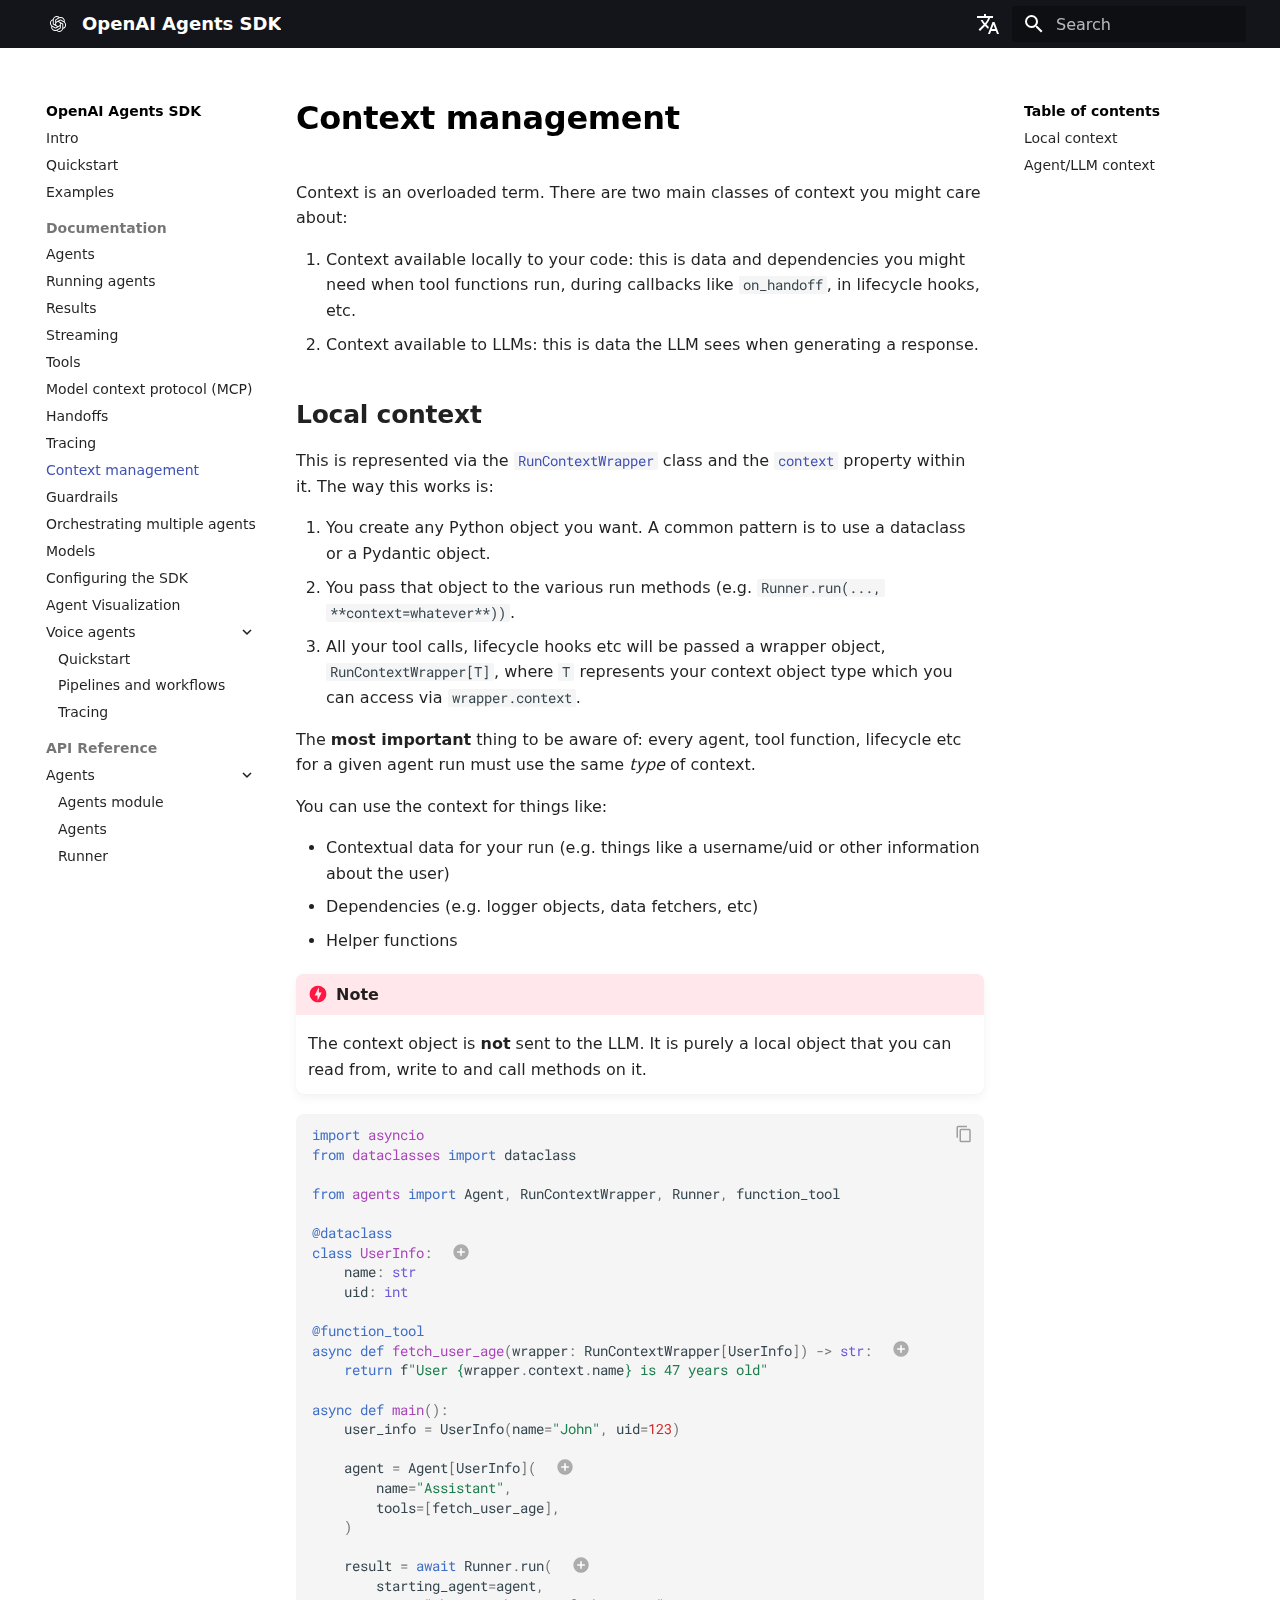
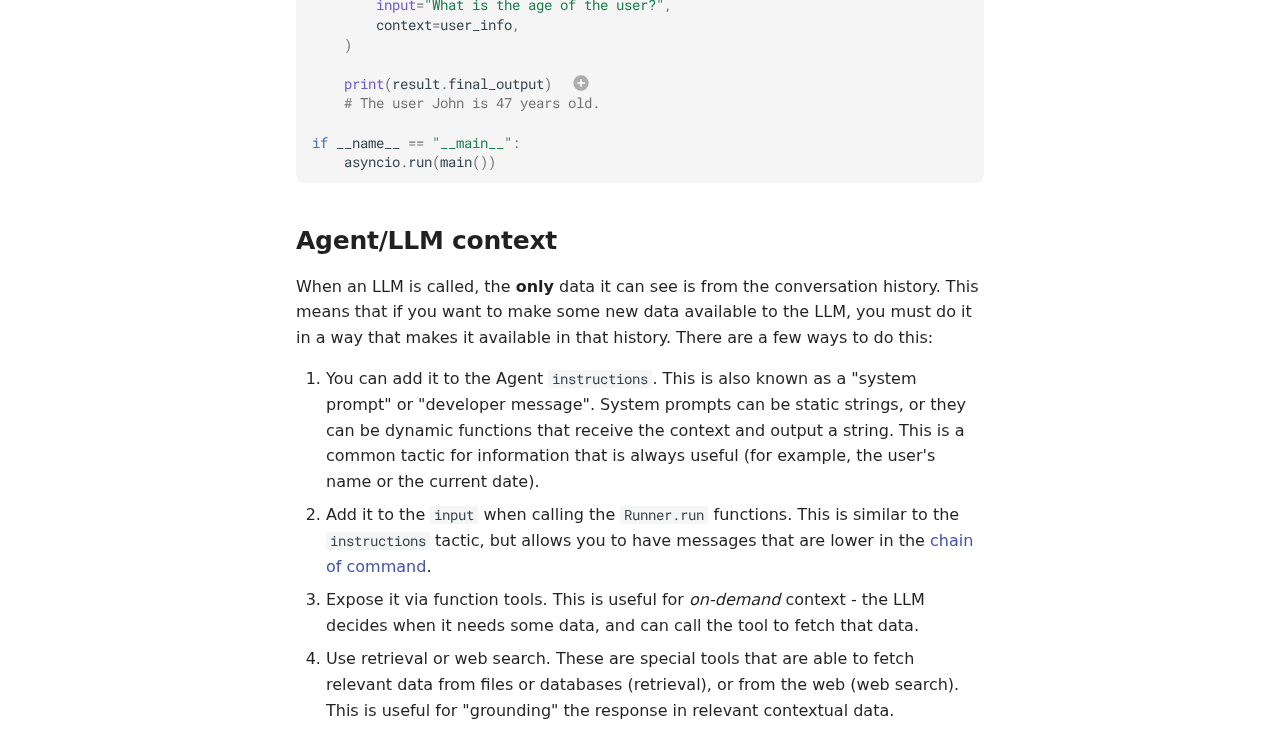
<file: context/index.html>
<!doctype html>
<html lang="en" class="no-js">
  <head>
    
      <meta charset="utf-8">
      <meta name="viewport" content="width=device-width,initial-scale=1">
      
      
      
      
        <link rel="prev" href="../tracing/">
      
      
        <link rel="next" href="../guardrails/">
      
      
      <link rel="icon" href="../images/favicon-platform.svg">
      <meta name="generator" content="mkdocs-1.6.1, mkdocs-material-9.6.9">
    
    
      
        <title>Context management - OpenAI Agents SDK</title>
      
    
    
      <link rel="stylesheet" href="../assets/stylesheets/main.4af4bdda.min.css">
      
        
        <link rel="stylesheet" href="../assets/stylesheets/palette.06af60db.min.css">
      
      


    
    
      
    
    
      
        
        
        <link rel="preconnect" href="https://fonts.gstatic.com" crossorigin>
        <link rel="stylesheet" href="https://fonts.googleapis.com/css?family=Roboto:300,300i,400,400i,700,700i%7CRoboto+Mono:400,400i,700,700i&display=fallback">
        <style>:root{--md-text-font:"Roboto";--md-code-font:"Roboto Mono"}</style>
      
    
    
      <link rel="stylesheet" href="../assets/_mkdocstrings.css">
    
      <link rel="stylesheet" href="../stylesheets/extra.css">
    
    <script>__md_scope=new URL("..",location),__md_hash=e=>[...e].reduce(((e,_)=>(e<<5)-e+_.charCodeAt(0)),0),__md_get=(e,_=localStorage,t=__md_scope)=>JSON.parse(_.getItem(t.pathname+"."+e)),__md_set=(e,_,t=localStorage,a=__md_scope)=>{try{t.setItem(a.pathname+"."+e,JSON.stringify(_))}catch(e){}}</script>
    
      

    
    
    
  </head>
  
  
    
    
    
    
    
    <body dir="ltr" data-md-color-scheme="default" data-md-color-primary="black" data-md-color-accent="indigo">
  
    
    <input class="md-toggle" data-md-toggle="drawer" type="checkbox" id="__drawer" autocomplete="off">
    <input class="md-toggle" data-md-toggle="search" type="checkbox" id="__search" autocomplete="off">
    <label class="md-overlay" for="__drawer"></label>
    <div data-md-component="skip">
      
        
        <a href="#context-management" class="md-skip">
          Skip to content
        </a>
      
    </div>
    <div data-md-component="announce">
      
    </div>
    
    
      

  

<header class="md-header md-header--shadow" data-md-component="header">
  <nav class="md-header__inner md-grid" aria-label="Header">
    <a href=".." title="OpenAI Agents SDK" class="md-header__button md-logo" aria-label="OpenAI Agents SDK" data-md-component="logo">
      
  <img src="../assets/logo.svg" alt="logo">

    </a>
    <label class="md-header__button md-icon" for="__drawer">
      
      <svg xmlns="http://www.w3.org/2000/svg" viewBox="0 0 24 24"><path d="M3 6h18v2H3zm0 5h18v2H3zm0 5h18v2H3z"/></svg>
    </label>
    <div class="md-header__title" data-md-component="header-title">
      <div class="md-header__ellipsis">
        <div class="md-header__topic">
          <span class="md-ellipsis">
            OpenAI Agents SDK
          </span>
        </div>
        <div class="md-header__topic" data-md-component="header-topic">
          <span class="md-ellipsis">
            
              Context management
            
          </span>
        </div>
      </div>
    </div>
    
      
    
    
    
      <div class="md-header__option">
  <div class="md-select">
    
    <button class="md-header__button md-icon" aria-label="Select language">
      <svg xmlns="http://www.w3.org/2000/svg" viewBox="0 0 24 24"><path d="m12.87 15.07-2.54-2.51.03-.03A17.5 17.5 0 0 0 14.07 6H17V4h-7V2H8v2H1v2h11.17C11.5 7.92 10.44 9.75 9 11.35 8.07 10.32 7.3 9.19 6.69 8h-2c.73 1.63 1.73 3.17 2.98 4.56l-5.09 5.02L4 19l5-5 3.11 3.11zM18.5 10h-2L12 22h2l1.12-3h4.75L21 22h2zm-2.62 7 1.62-4.33L19.12 17z"/></svg>
    </button>
    <div class="md-select__inner">
      <ul class="md-select__list">
        
          <li class="md-select__item">
            <a href="./" hreflang="en" class="md-select__link">
              English
            </a>
          </li>
        
          <li class="md-select__item">
            <a href="../ja/context/" hreflang="ja" class="md-select__link">
              日本語
            </a>
          </li>
        
      </ul>
    </div>
  </div>
</div>
    
    
      <label class="md-header__button md-icon" for="__search">
        
        <svg xmlns="http://www.w3.org/2000/svg" viewBox="0 0 24 24"><path d="M9.5 3A6.5 6.5 0 0 1 16 9.5c0 1.61-.59 3.09-1.56 4.23l.27.27h.79l5 5-1.5 1.5-5-5v-.79l-.27-.27A6.52 6.52 0 0 1 9.5 16 6.5 6.5 0 0 1 3 9.5 6.5 6.5 0 0 1 9.5 3m0 2C7 5 5 7 5 9.5S7 14 9.5 14 14 12 14 9.5 12 5 9.5 5"/></svg>
      </label>
      <div class="md-search" data-md-component="search" role="dialog">
  <label class="md-search__overlay" for="__search"></label>
  <div class="md-search__inner" role="search">
    <form class="md-search__form" name="search">
      <input type="text" class="md-search__input" name="query" aria-label="Search" placeholder="Search" autocapitalize="off" autocorrect="off" autocomplete="off" spellcheck="false" data-md-component="search-query" required>
      <label class="md-search__icon md-icon" for="__search">
        
        <svg xmlns="http://www.w3.org/2000/svg" viewBox="0 0 24 24"><path d="M9.5 3A6.5 6.5 0 0 1 16 9.5c0 1.61-.59 3.09-1.56 4.23l.27.27h.79l5 5-1.5 1.5-5-5v-.79l-.27-.27A6.52 6.52 0 0 1 9.5 16 6.5 6.5 0 0 1 3 9.5 6.5 6.5 0 0 1 9.5 3m0 2C7 5 5 7 5 9.5S7 14 9.5 14 14 12 14 9.5 12 5 9.5 5"/></svg>
        
        <svg xmlns="http://www.w3.org/2000/svg" viewBox="0 0 24 24"><path d="M20 11v2H8l5.5 5.5-1.42 1.42L4.16 12l7.92-7.92L13.5 5.5 8 11z"/></svg>
      </label>
      <nav class="md-search__options" aria-label="Search">
        
        <button type="reset" class="md-search__icon md-icon" title="Clear" aria-label="Clear" tabindex="-1">
          
          <svg xmlns="http://www.w3.org/2000/svg" viewBox="0 0 24 24"><path d="M19 6.41 17.59 5 12 10.59 6.41 5 5 6.41 10.59 12 5 17.59 6.41 19 12 13.41 17.59 19 19 17.59 13.41 12z"/></svg>
        </button>
      </nav>
      
    </form>
    <div class="md-search__output">
      <div class="md-search__scrollwrap" tabindex="0" data-md-scrollfix>
        <div class="md-search-result" data-md-component="search-result">
          <div class="md-search-result__meta">
            Initializing search
          </div>
          <ol class="md-search-result__list" role="presentation"></ol>
        </div>
      </div>
    </div>
  </div>
</div>
    
    
  </nav>
  
</header>
    
    <div class="md-container" data-md-component="container">
      
      
        
          
        
      
      <main class="md-main" data-md-component="main">
        <div class="md-main__inner md-grid">
          
            
              
              <div class="md-sidebar md-sidebar--primary" data-md-component="sidebar" data-md-type="navigation" >
                <div class="md-sidebar__scrollwrap">
                  <div class="md-sidebar__inner">
                    



<nav class="md-nav md-nav--primary" aria-label="Navigation" data-md-level="0">
  <label class="md-nav__title" for="__drawer">
    <a href=".." title="OpenAI Agents SDK" class="md-nav__button md-logo" aria-label="OpenAI Agents SDK" data-md-component="logo">
      
  <img src="../assets/logo.svg" alt="logo">

    </a>
    OpenAI Agents SDK
  </label>
  
  <ul class="md-nav__list" data-md-scrollfix>
    
      
      
  
  
  
  
    <li class="md-nav__item">
      <a href=".." class="md-nav__link">
        
  
  <span class="md-ellipsis">
    Intro
    
  </span>
  

      </a>
    </li>
  

    
      
      
  
  
  
  
    <li class="md-nav__item">
      <a href="../quickstart/" class="md-nav__link">
        
  
  <span class="md-ellipsis">
    Quickstart
    
  </span>
  

      </a>
    </li>
  

    
      
      
  
  
  
  
    <li class="md-nav__item">
      <a href="../examples/" class="md-nav__link">
        
  
  <span class="md-ellipsis">
    Examples
    
  </span>
  

      </a>
    </li>
  

    
      
      
  
  
    
  
  
  
    
    
    
      
        
        
      
    
    
    <li class="md-nav__item md-nav__item--active md-nav__item--section md-nav__item--nested">
      
        
        
        <input class="md-nav__toggle md-toggle " type="checkbox" id="__nav_4" checked>
        
          
          <label class="md-nav__link" for="__nav_4" id="__nav_4_label" tabindex="">
            
  
  <span class="md-ellipsis">
    Documentation
    
  </span>
  

            <span class="md-nav__icon md-icon"></span>
          </label>
        
        <nav class="md-nav" data-md-level="1" aria-labelledby="__nav_4_label" aria-expanded="true">
          <label class="md-nav__title" for="__nav_4">
            <span class="md-nav__icon md-icon"></span>
            Documentation
          </label>
          <ul class="md-nav__list" data-md-scrollfix>
            
              
                
  
  
  
  
    <li class="md-nav__item">
      <a href="../agents/" class="md-nav__link">
        
  
  <span class="md-ellipsis">
    Agents
    
  </span>
  

      </a>
    </li>
  

              
            
              
                
  
  
  
  
    <li class="md-nav__item">
      <a href="../running_agents/" class="md-nav__link">
        
  
  <span class="md-ellipsis">
    Running agents
    
  </span>
  

      </a>
    </li>
  

              
            
              
                
  
  
  
  
    <li class="md-nav__item">
      <a href="../results/" class="md-nav__link">
        
  
  <span class="md-ellipsis">
    Results
    
  </span>
  

      </a>
    </li>
  

              
            
              
                
  
  
  
  
    <li class="md-nav__item">
      <a href="../streaming/" class="md-nav__link">
        
  
  <span class="md-ellipsis">
    Streaming
    
  </span>
  

      </a>
    </li>
  

              
            
              
                
  
  
  
  
    <li class="md-nav__item">
      <a href="../tools/" class="md-nav__link">
        
  
  <span class="md-ellipsis">
    Tools
    
  </span>
  

      </a>
    </li>
  

              
            
              
                
  
  
  
  
    <li class="md-nav__item">
      <a href="../mcp/" class="md-nav__link">
        
  
  <span class="md-ellipsis">
    Model context protocol (MCP)
    
  </span>
  

      </a>
    </li>
  

              
            
              
                
  
  
  
  
    <li class="md-nav__item">
      <a href="../handoffs/" class="md-nav__link">
        
  
  <span class="md-ellipsis">
    Handoffs
    
  </span>
  

      </a>
    </li>
  

              
            
              
                
  
  
  
  
    <li class="md-nav__item">
      <a href="../tracing/" class="md-nav__link">
        
  
  <span class="md-ellipsis">
    Tracing
    
  </span>
  

      </a>
    </li>
  

              
            
              
                
  
  
    
  
  
  
    <li class="md-nav__item md-nav__item--active">
      
      <input class="md-nav__toggle md-toggle" type="checkbox" id="__toc">
      
      
        
      
      
        <label class="md-nav__link md-nav__link--active" for="__toc">
          
  
  <span class="md-ellipsis">
    Context management
    
  </span>
  

          <span class="md-nav__icon md-icon"></span>
        </label>
      
      <a href="./" class="md-nav__link md-nav__link--active">
        
  
  <span class="md-ellipsis">
    Context management
    
  </span>
  

      </a>
      
        

<nav class="md-nav md-nav--secondary" aria-label="Table of contents">
  
  
  
    
  
  
    <label class="md-nav__title" for="__toc">
      <span class="md-nav__icon md-icon"></span>
      Table of contents
    </label>
    <ul class="md-nav__list" data-md-component="toc" data-md-scrollfix>
      
        <li class="md-nav__item">
  <a href="#local-context" class="md-nav__link">
    <span class="md-ellipsis">
      Local context
    </span>
  </a>
  
</li>
      
        <li class="md-nav__item">
  <a href="#agentllm-context" class="md-nav__link">
    <span class="md-ellipsis">
      Agent/LLM context
    </span>
  </a>
  
</li>
      
    </ul>
  
</nav>
      
    </li>
  

              
            
              
                
  
  
  
  
    <li class="md-nav__item">
      <a href="../guardrails/" class="md-nav__link">
        
  
  <span class="md-ellipsis">
    Guardrails
    
  </span>
  

      </a>
    </li>
  

              
            
              
                
  
  
  
  
    <li class="md-nav__item">
      <a href="../multi_agent/" class="md-nav__link">
        
  
  <span class="md-ellipsis">
    Orchestrating multiple agents
    
  </span>
  

      </a>
    </li>
  

              
            
              
                
  
  
  
  
    <li class="md-nav__item">
      <a href="../models/" class="md-nav__link">
        
  
  <span class="md-ellipsis">
    Models
    
  </span>
  

      </a>
    </li>
  

              
            
              
                
  
  
  
  
    <li class="md-nav__item">
      <a href="../config/" class="md-nav__link">
        
  
  <span class="md-ellipsis">
    Configuring the SDK
    
  </span>
  

      </a>
    </li>
  

              
            
              
                
  
  
  
  
    <li class="md-nav__item">
      <a href="../visualization/" class="md-nav__link">
        
  
  <span class="md-ellipsis">
    Agent Visualization
    
  </span>
  

      </a>
    </li>
  

              
            
              
                
  
  
  
  
    
    
    
      
    
    
    <li class="md-nav__item md-nav__item--nested">
      
        
        
          
        
        <input class="md-nav__toggle md-toggle md-toggle--indeterminate" type="checkbox" id="__nav_4_15" >
        
          
          <label class="md-nav__link" for="__nav_4_15" id="__nav_4_15_label" tabindex="0">
            
  
  <span class="md-ellipsis">
    Voice agents
    
  </span>
  

            <span class="md-nav__icon md-icon"></span>
          </label>
        
        <nav class="md-nav" data-md-level="2" aria-labelledby="__nav_4_15_label" aria-expanded="false">
          <label class="md-nav__title" for="__nav_4_15">
            <span class="md-nav__icon md-icon"></span>
            Voice agents
          </label>
          <ul class="md-nav__list" data-md-scrollfix>
            
              
                
  
  
  
  
    <li class="md-nav__item">
      <a href="../voice/quickstart/" class="md-nav__link">
        
  
  <span class="md-ellipsis">
    Quickstart
    
  </span>
  

      </a>
    </li>
  

              
            
              
                
  
  
  
  
    <li class="md-nav__item">
      <a href="../voice/pipeline/" class="md-nav__link">
        
  
  <span class="md-ellipsis">
    Pipelines and workflows
    
  </span>
  

      </a>
    </li>
  

              
            
              
                
  
  
  
  
    <li class="md-nav__item">
      <a href="../voice/tracing/" class="md-nav__link">
        
  
  <span class="md-ellipsis">
    Tracing
    
  </span>
  

      </a>
    </li>
  

              
            
          </ul>
        </nav>
      
    </li>
  

              
            
          </ul>
        </nav>
      
    </li>
  

    
      
      
  
  
  
  
    
    
    
      
        
        
      
    
    
    <li class="md-nav__item md-nav__item--section md-nav__item--nested">
      
        
        
          
        
        <input class="md-nav__toggle md-toggle md-toggle--indeterminate" type="checkbox" id="__nav_5" >
        
          
          <label class="md-nav__link" for="__nav_5" id="__nav_5_label" tabindex="">
            
  
  <span class="md-ellipsis">
    API Reference
    
  </span>
  

            <span class="md-nav__icon md-icon"></span>
          </label>
        
        <nav class="md-nav" data-md-level="1" aria-labelledby="__nav_5_label" aria-expanded="false">
          <label class="md-nav__title" for="__nav_5">
            <span class="md-nav__icon md-icon"></span>
            API Reference
          </label>
          <ul class="md-nav__list" data-md-scrollfix>
            
              
                
  
  
  
  
    
    
    
      
    
    
    <li class="md-nav__item md-nav__item--nested">
      
        
        
          
        
        <input class="md-nav__toggle md-toggle md-toggle--indeterminate" type="checkbox" id="__nav_5_1" >
        
          
          <label class="md-nav__link" for="__nav_5_1" id="__nav_5_1_label" tabindex="0">
            
  
  <span class="md-ellipsis">
    Agents
    
  </span>
  

            <span class="md-nav__icon md-icon"></span>
          </label>
        
        <nav class="md-nav" data-md-level="2" aria-labelledby="__nav_5_1_label" aria-expanded="false">
          <label class="md-nav__title" for="__nav_5_1">
            <span class="md-nav__icon md-icon"></span>
            Agents
          </label>
          <ul class="md-nav__list" data-md-scrollfix>
            
              
                
  
  
  
  
    <li class="md-nav__item">
      <a href="../ref/" class="md-nav__link">
        
  
  <span class="md-ellipsis">
    Agents module
    
  </span>
  

      </a>
    </li>
  

              
            
              
                
  
  
  
  
    <li class="md-nav__item">
      <a href="../ref/agent/" class="md-nav__link">
        
  
  <span class="md-ellipsis">
    Agents
    
  </span>
  

      </a>
    </li>
  

              
            
              
                
  
  
  
  
    <li class="md-nav__item">
      <a href="../ref/run/" class="md-nav__link">
        
  
  <span class="md-ellipsis">
    Runner
    
  </span>
  

      </a>
    </li>
  

              
            
              
                
  
  
  
  
    <li class="md-nav__item">
      <a href="../ref/tool/" class="md-nav__link">
        
  
  <span class="md-ellipsis">
    Tools
    
  </span>
  

      </a>
    </li>
  

              
            
              
                
  
  
  
  
    <li class="md-nav__item">
      <a href="../ref/result/" class="md-nav__link">
        
  
  <span class="md-ellipsis">
    Results
    
  </span>
  

      </a>
    </li>
  

              
            
              
                
  
  
  
  
    <li class="md-nav__item">
      <a href="../ref/stream_events/" class="md-nav__link">
        
  
  <span class="md-ellipsis">
    Streaming events
    
  </span>
  

      </a>
    </li>
  

              
            
              
                
  
  
  
  
    <li class="md-nav__item">
      <a href="../ref/handoffs/" class="md-nav__link">
        
  
  <span class="md-ellipsis">
    Handoffs
    
  </span>
  

      </a>
    </li>
  

              
            
              
                
  
  
  
  
    <li class="md-nav__item">
      <a href="../ref/lifecycle/" class="md-nav__link">
        
  
  <span class="md-ellipsis">
    Lifecycle
    
  </span>
  

      </a>
    </li>
  

              
            
              
                
  
  
  
  
    <li class="md-nav__item">
      <a href="../ref/items/" class="md-nav__link">
        
  
  <span class="md-ellipsis">
    Items
    
  </span>
  

      </a>
    </li>
  

              
            
              
                
  
  
  
  
    <li class="md-nav__item">
      <a href="../ref/run_context/" class="md-nav__link">
        
  
  <span class="md-ellipsis">
    Run context
    
  </span>
  

      </a>
    </li>
  

              
            
              
                
  
  
  
  
    <li class="md-nav__item">
      <a href="../ref/usage/" class="md-nav__link">
        
  
  <span class="md-ellipsis">
    Usage
    
  </span>
  

      </a>
    </li>
  

              
            
              
                
  
  
  
  
    <li class="md-nav__item">
      <a href="../ref/exceptions/" class="md-nav__link">
        
  
  <span class="md-ellipsis">
    Exceptions
    
  </span>
  

      </a>
    </li>
  

              
            
              
                
  
  
  
  
    <li class="md-nav__item">
      <a href="../ref/guardrail/" class="md-nav__link">
        
  
  <span class="md-ellipsis">
    Guardrails
    
  </span>
  

      </a>
    </li>
  

              
            
              
                
  
  
  
  
    <li class="md-nav__item">
      <a href="../ref/model_settings/" class="md-nav__link">
        
  
  <span class="md-ellipsis">
    Model settings
    
  </span>
  

      </a>
    </li>
  

              
            
              
                
  
  
  
  
    <li class="md-nav__item">
      <a href="../ref/agent_output/" class="md-nav__link">
        
  
  <span class="md-ellipsis">
    Agent output
    
  </span>
  

      </a>
    </li>
  

              
            
              
                
  
  
  
  
    <li class="md-nav__item">
      <a href="../ref/function_schema/" class="md-nav__link">
        
  
  <span class="md-ellipsis">
    Function schema
    
  </span>
  

      </a>
    </li>
  

              
            
              
                
  
  
  
  
    <li class="md-nav__item">
      <a href="../ref/models/interface/" class="md-nav__link">
        
  
  <span class="md-ellipsis">
    Model interface
    
  </span>
  

      </a>
    </li>
  

              
            
              
                
  
  
  
  
    <li class="md-nav__item">
      <a href="../ref/models/openai_chatcompletions/" class="md-nav__link">
        
  
  <span class="md-ellipsis">
    OpenAI Chat Completions model
    
  </span>
  

      </a>
    </li>
  

              
            
              
                
  
  
  
  
    <li class="md-nav__item">
      <a href="../ref/models/openai_responses/" class="md-nav__link">
        
  
  <span class="md-ellipsis">
    OpenAI Responses model
    
  </span>
  

      </a>
    </li>
  

              
            
              
                
  
  
  
  
    <li class="md-nav__item">
      <a href="../ref/mcp/server/" class="md-nav__link">
        
  
  <span class="md-ellipsis">
    MCP Servers
    
  </span>
  

      </a>
    </li>
  

              
            
              
                
  
  
  
  
    <li class="md-nav__item">
      <a href="../ref/mcp/util/" class="md-nav__link">
        
  
  <span class="md-ellipsis">
    MCP Util
    
  </span>
  

      </a>
    </li>
  

              
            
          </ul>
        </nav>
      
    </li>
  

              
            
              
                
  
  
  
  
    
    
    
      
    
    
    <li class="md-nav__item md-nav__item--nested">
      
        
        
          
        
        <input class="md-nav__toggle md-toggle md-toggle--indeterminate" type="checkbox" id="__nav_5_2" >
        
          
          <label class="md-nav__link" for="__nav_5_2" id="__nav_5_2_label" tabindex="0">
            
  
  <span class="md-ellipsis">
    Tracing
    
  </span>
  

            <span class="md-nav__icon md-icon"></span>
          </label>
        
        <nav class="md-nav" data-md-level="2" aria-labelledby="__nav_5_2_label" aria-expanded="false">
          <label class="md-nav__title" for="__nav_5_2">
            <span class="md-nav__icon md-icon"></span>
            Tracing
          </label>
          <ul class="md-nav__list" data-md-scrollfix>
            
              
                
  
  
  
  
    <li class="md-nav__item">
      <a href="../ref/tracing/" class="md-nav__link">
        
  
  <span class="md-ellipsis">
    Tracing module
    
  </span>
  

      </a>
    </li>
  

              
            
              
                
  
  
  
  
    <li class="md-nav__item">
      <a href="../ref/tracing/create/" class="md-nav__link">
        
  
  <span class="md-ellipsis">
    Creating traces/spans
    
  </span>
  

      </a>
    </li>
  

              
            
              
                
  
  
  
  
    <li class="md-nav__item">
      <a href="../ref/tracing/traces/" class="md-nav__link">
        
  
  <span class="md-ellipsis">
    Traces
    
  </span>
  

      </a>
    </li>
  

              
            
              
                
  
  
  
  
    <li class="md-nav__item">
      <a href="../ref/tracing/spans/" class="md-nav__link">
        
  
  <span class="md-ellipsis">
    Spans
    
  </span>
  

      </a>
    </li>
  

              
            
              
                
  
  
  
  
    <li class="md-nav__item">
      <a href="../ref/tracing/processor_interface/" class="md-nav__link">
        
  
  <span class="md-ellipsis">
    Processor interface
    
  </span>
  

      </a>
    </li>
  

              
            
              
                
  
  
  
  
    <li class="md-nav__item">
      <a href="../ref/tracing/processors/" class="md-nav__link">
        
  
  <span class="md-ellipsis">
    Processors
    
  </span>
  

      </a>
    </li>
  

              
            
              
                
  
  
  
  
    <li class="md-nav__item">
      <a href="../ref/tracing/scope/" class="md-nav__link">
        
  
  <span class="md-ellipsis">
    Scope
    
  </span>
  

      </a>
    </li>
  

              
            
              
                
  
  
  
  
    <li class="md-nav__item">
      <a href="../ref/tracing/setup/" class="md-nav__link">
        
  
  <span class="md-ellipsis">
    Setup
    
  </span>
  

      </a>
    </li>
  

              
            
              
                
  
  
  
  
    <li class="md-nav__item">
      <a href="../ref/tracing/span_data/" class="md-nav__link">
        
  
  <span class="md-ellipsis">
    Span data
    
  </span>
  

      </a>
    </li>
  

              
            
              
                
  
  
  
  
    <li class="md-nav__item">
      <a href="../ref/tracing/util/" class="md-nav__link">
        
  
  <span class="md-ellipsis">
    Util
    
  </span>
  

      </a>
    </li>
  

              
            
          </ul>
        </nav>
      
    </li>
  

              
            
              
                
  
  
  
  
    
    
    
      
    
    
    <li class="md-nav__item md-nav__item--nested">
      
        
        
          
        
        <input class="md-nav__toggle md-toggle md-toggle--indeterminate" type="checkbox" id="__nav_5_3" >
        
          
          <label class="md-nav__link" for="__nav_5_3" id="__nav_5_3_label" tabindex="0">
            
  
  <span class="md-ellipsis">
    Voice
    
  </span>
  

            <span class="md-nav__icon md-icon"></span>
          </label>
        
        <nav class="md-nav" data-md-level="2" aria-labelledby="__nav_5_3_label" aria-expanded="false">
          <label class="md-nav__title" for="__nav_5_3">
            <span class="md-nav__icon md-icon"></span>
            Voice
          </label>
          <ul class="md-nav__list" data-md-scrollfix>
            
              
                
  
  
  
  
    <li class="md-nav__item">
      <a href="../ref/voice/pipeline/" class="md-nav__link">
        
  
  <span class="md-ellipsis">
    Pipeline
    
  </span>
  

      </a>
    </li>
  

              
            
              
                
  
  
  
  
    <li class="md-nav__item">
      <a href="../ref/voice/workflow/" class="md-nav__link">
        
  
  <span class="md-ellipsis">
    Workflow
    
  </span>
  

      </a>
    </li>
  

              
            
              
                
  
  
  
  
    <li class="md-nav__item">
      <a href="../ref/voice/input/" class="md-nav__link">
        
  
  <span class="md-ellipsis">
    Input
    
  </span>
  

      </a>
    </li>
  

              
            
              
                
  
  
  
  
    <li class="md-nav__item">
      <a href="../ref/voice/result/" class="md-nav__link">
        
  
  <span class="md-ellipsis">
    Result
    
  </span>
  

      </a>
    </li>
  

              
            
              
                
  
  
  
  
    <li class="md-nav__item">
      <a href="../ref/voice/pipeline_config/" class="md-nav__link">
        
  
  <span class="md-ellipsis">
    Pipeline Config
    
  </span>
  

      </a>
    </li>
  

              
            
              
                
  
  
  
  
    <li class="md-nav__item">
      <a href="../ref/voice/events/" class="md-nav__link">
        
  
  <span class="md-ellipsis">
    Events
    
  </span>
  

      </a>
    </li>
  

              
            
              
                
  
  
  
  
    <li class="md-nav__item">
      <a href="../ref/voice/exceptions/" class="md-nav__link">
        
  
  <span class="md-ellipsis">
    Exceptions
    
  </span>
  

      </a>
    </li>
  

              
            
              
                
  
  
  
  
    <li class="md-nav__item">
      <a href="../ref/voice/model/" class="md-nav__link">
        
  
  <span class="md-ellipsis">
    Model
    
  </span>
  

      </a>
    </li>
  

              
            
              
                
  
  
  
  
    <li class="md-nav__item">
      <a href="../ref/voice/utils/" class="md-nav__link">
        
  
  <span class="md-ellipsis">
    Utils
    
  </span>
  

      </a>
    </li>
  

              
            
              
                
  
  
  
  
    <li class="md-nav__item">
      <a href="../ref/voice/models/openai_provider/" class="md-nav__link">
        
  
  <span class="md-ellipsis">
    OpenAIVoiceModelProvider
    
  </span>
  

      </a>
    </li>
  

              
            
              
                
  
  
  
  
    <li class="md-nav__item">
      <a href="../ref/voice/models/openai_stt/" class="md-nav__link">
        
  
  <span class="md-ellipsis">
    OpenAI STT
    
  </span>
  

      </a>
    </li>
  

              
            
              
                
  
  
  
  
    <li class="md-nav__item">
      <a href="../ref/voice/models/openai_tts/" class="md-nav__link">
        
  
  <span class="md-ellipsis">
    OpenAI TTS
    
  </span>
  

      </a>
    </li>
  

              
            
          </ul>
        </nav>
      
    </li>
  

              
            
              
                
  
  
  
  
    
    
    
      
    
    
    <li class="md-nav__item md-nav__item--nested">
      
        
        
          
        
        <input class="md-nav__toggle md-toggle md-toggle--indeterminate" type="checkbox" id="__nav_5_4" >
        
          
          <label class="md-nav__link" for="__nav_5_4" id="__nav_5_4_label" tabindex="0">
            
  
  <span class="md-ellipsis">
    Extensions
    
  </span>
  

            <span class="md-nav__icon md-icon"></span>
          </label>
        
        <nav class="md-nav" data-md-level="2" aria-labelledby="__nav_5_4_label" aria-expanded="false">
          <label class="md-nav__title" for="__nav_5_4">
            <span class="md-nav__icon md-icon"></span>
            Extensions
          </label>
          <ul class="md-nav__list" data-md-scrollfix>
            
              
                
  
  
  
  
    <li class="md-nav__item">
      <a href="../ref/extensions/handoff_filters/" class="md-nav__link">
        
  
  <span class="md-ellipsis">
    Handoff filters
    
  </span>
  

      </a>
    </li>
  

              
            
              
                
  
  
  
  
    <li class="md-nav__item">
      <a href="../ref/extensions/handoff_prompt/" class="md-nav__link">
        
  
  <span class="md-ellipsis">
    Handoff prompt
    
  </span>
  

      </a>
    </li>
  

              
            
          </ul>
        </nav>
      
    </li>
  

              
            
          </ul>
        </nav>
      
    </li>
  

    
  </ul>
</nav>
                  </div>
                </div>
              </div>
            
            
              
              <div class="md-sidebar md-sidebar--secondary" data-md-component="sidebar" data-md-type="toc" >
                <div class="md-sidebar__scrollwrap">
                  <div class="md-sidebar__inner">
                    

<nav class="md-nav md-nav--secondary" aria-label="Table of contents">
  
  
  
    
  
  
    <label class="md-nav__title" for="__toc">
      <span class="md-nav__icon md-icon"></span>
      Table of contents
    </label>
    <ul class="md-nav__list" data-md-component="toc" data-md-scrollfix>
      
        <li class="md-nav__item">
  <a href="#local-context" class="md-nav__link">
    <span class="md-ellipsis">
      Local context
    </span>
  </a>
  
</li>
      
        <li class="md-nav__item">
  <a href="#agentllm-context" class="md-nav__link">
    <span class="md-ellipsis">
      Agent/LLM context
    </span>
  </a>
  
</li>
      
    </ul>
  
</nav>
                  </div>
                </div>
              </div>
            
          
          
            <div class="md-content" data-md-component="content">
              <article class="md-content__inner md-typeset">
                
                  



<h1 id="context-management">Context management</h1>
<p>Context is an overloaded term. There are two main classes of context you might care about:</p>
<ol>
<li>Context available locally to your code: this is data and dependencies you might need when tool functions run, during callbacks like <code>on_handoff</code>, in lifecycle hooks, etc.</li>
<li>Context available to LLMs: this is data the LLM sees when generating a response.</li>
</ol>
<h2 id="local-context">Local context</h2>
<p>This is represented via the <a class="autorefs autorefs-internal" title="RunContextWrapper


  
      dataclass
  " href="../ref/run_context/#agents.run_context.RunContextWrapper"><code>RunContextWrapper</code></a> class and the <a class="autorefs autorefs-internal" title="context


  
      instance-attribute
  " href="../ref/run_context/#agents.run_context.RunContextWrapper.context"><code>context</code></a> property within it. The way this works is:</p>
<ol>
<li>You create any Python object you want. A common pattern is to use a dataclass or a Pydantic object.</li>
<li>You pass that object to the various run methods (e.g. <code>Runner.run(..., **context=whatever**))</code>.</li>
<li>All your tool calls, lifecycle hooks etc will be passed a wrapper object, <code>RunContextWrapper[T]</code>, where <code>T</code> represents your context object type which you can access via <code>wrapper.context</code>.</li>
</ol>
<p>The <strong>most important</strong> thing to be aware of: every agent, tool function, lifecycle etc for a given agent run must use the same <em>type</em> of context.</p>
<p>You can use the context for things like:</p>
<ul>
<li>Contextual data for your run (e.g. things like a username/uid or other information about the user)</li>
<li>Dependencies (e.g. logger objects, data fetchers, etc)</li>
<li>Helper functions</li>
</ul>
<div class="admonition danger">
<p class="admonition-title">Note</p>
<p>The context object is <strong>not</strong> sent to the LLM. It is purely a local object that you can read from, write to and call methods on it.</p>
</div>
<div class="language-python highlight"><pre><span></span><code><span id="__span-0-1"><a id="__codelineno-0-1" name="__codelineno-0-1" href="#__codelineno-0-1"></a><span class="kn">import</span><span class="w"> </span><span class="nn">asyncio</span>
</span><span id="__span-0-2"><a id="__codelineno-0-2" name="__codelineno-0-2" href="#__codelineno-0-2"></a><span class="kn">from</span><span class="w"> </span><span class="nn">dataclasses</span><span class="w"> </span><span class="kn">import</span> <span class="n">dataclass</span>
</span><span id="__span-0-3"><a id="__codelineno-0-3" name="__codelineno-0-3" href="#__codelineno-0-3"></a>
</span><span id="__span-0-4"><a id="__codelineno-0-4" name="__codelineno-0-4" href="#__codelineno-0-4"></a><span class="kn">from</span><span class="w"> </span><span class="nn">agents</span><span class="w"> </span><span class="kn">import</span> <span class="n">Agent</span><span class="p">,</span> <span class="n">RunContextWrapper</span><span class="p">,</span> <span class="n">Runner</span><span class="p">,</span> <span class="n">function_tool</span>
</span><span id="__span-0-5"><a id="__codelineno-0-5" name="__codelineno-0-5" href="#__codelineno-0-5"></a>
</span><span id="__span-0-6"><a id="__codelineno-0-6" name="__codelineno-0-6" href="#__codelineno-0-6"></a><span class="nd">@dataclass</span>
</span><span id="__span-0-7"><a id="__codelineno-0-7" name="__codelineno-0-7" href="#__codelineno-0-7"></a><span class="k">class</span><span class="w"> </span><span class="nc">UserInfo</span><span class="p">:</span>  <span class="c1"># (1)!</span>
</span><span id="__span-0-8"><a id="__codelineno-0-8" name="__codelineno-0-8" href="#__codelineno-0-8"></a>    <span class="n">name</span><span class="p">:</span> <span class="nb">str</span>
</span><span id="__span-0-9"><a id="__codelineno-0-9" name="__codelineno-0-9" href="#__codelineno-0-9"></a>    <span class="n">uid</span><span class="p">:</span> <span class="nb">int</span>
</span><span id="__span-0-10"><a id="__codelineno-0-10" name="__codelineno-0-10" href="#__codelineno-0-10"></a>
</span><span id="__span-0-11"><a id="__codelineno-0-11" name="__codelineno-0-11" href="#__codelineno-0-11"></a><span class="nd">@function_tool</span>
</span><span id="__span-0-12"><a id="__codelineno-0-12" name="__codelineno-0-12" href="#__codelineno-0-12"></a><span class="k">async</span> <span class="k">def</span><span class="w"> </span><span class="nf">fetch_user_age</span><span class="p">(</span><span class="n">wrapper</span><span class="p">:</span> <span class="n">RunContextWrapper</span><span class="p">[</span><span class="n">UserInfo</span><span class="p">])</span> <span class="o">-&gt;</span> <span class="nb">str</span><span class="p">:</span>  <span class="c1"># (2)!</span>
</span><span id="__span-0-13"><a id="__codelineno-0-13" name="__codelineno-0-13" href="#__codelineno-0-13"></a>    <span class="k">return</span> <span class="sa">f</span><span class="s2">&quot;User </span><span class="si">{</span><span class="n">wrapper</span><span class="o">.</span><span class="n">context</span><span class="o">.</span><span class="n">name</span><span class="si">}</span><span class="s2"> is 47 years old&quot;</span>
</span><span id="__span-0-14"><a id="__codelineno-0-14" name="__codelineno-0-14" href="#__codelineno-0-14"></a>
</span><span id="__span-0-15"><a id="__codelineno-0-15" name="__codelineno-0-15" href="#__codelineno-0-15"></a><span class="k">async</span> <span class="k">def</span><span class="w"> </span><span class="nf">main</span><span class="p">():</span>
</span><span id="__span-0-16"><a id="__codelineno-0-16" name="__codelineno-0-16" href="#__codelineno-0-16"></a>    <span class="n">user_info</span> <span class="o">=</span> <span class="n">UserInfo</span><span class="p">(</span><span class="n">name</span><span class="o">=</span><span class="s2">&quot;John&quot;</span><span class="p">,</span> <span class="n">uid</span><span class="o">=</span><span class="mi">123</span><span class="p">)</span>
</span><span id="__span-0-17"><a id="__codelineno-0-17" name="__codelineno-0-17" href="#__codelineno-0-17"></a>
</span><span id="__span-0-18"><a id="__codelineno-0-18" name="__codelineno-0-18" href="#__codelineno-0-18"></a>    <span class="n">agent</span> <span class="o">=</span> <span class="n">Agent</span><span class="p">[</span><span class="n">UserInfo</span><span class="p">](</span>  <span class="c1"># (3)!</span>
</span><span id="__span-0-19"><a id="__codelineno-0-19" name="__codelineno-0-19" href="#__codelineno-0-19"></a>        <span class="n">name</span><span class="o">=</span><span class="s2">&quot;Assistant&quot;</span><span class="p">,</span>
</span><span id="__span-0-20"><a id="__codelineno-0-20" name="__codelineno-0-20" href="#__codelineno-0-20"></a>        <span class="n">tools</span><span class="o">=</span><span class="p">[</span><span class="n">fetch_user_age</span><span class="p">],</span>
</span><span id="__span-0-21"><a id="__codelineno-0-21" name="__codelineno-0-21" href="#__codelineno-0-21"></a>    <span class="p">)</span>
</span><span id="__span-0-22"><a id="__codelineno-0-22" name="__codelineno-0-22" href="#__codelineno-0-22"></a>
</span><span id="__span-0-23"><a id="__codelineno-0-23" name="__codelineno-0-23" href="#__codelineno-0-23"></a>    <span class="n">result</span> <span class="o">=</span> <span class="k">await</span> <span class="n">Runner</span><span class="o">.</span><span class="n">run</span><span class="p">(</span>  <span class="c1"># (4)!</span>
</span><span id="__span-0-24"><a id="__codelineno-0-24" name="__codelineno-0-24" href="#__codelineno-0-24"></a>        <span class="n">starting_agent</span><span class="o">=</span><span class="n">agent</span><span class="p">,</span>
</span><span id="__span-0-25"><a id="__codelineno-0-25" name="__codelineno-0-25" href="#__codelineno-0-25"></a>        <span class="nb">input</span><span class="o">=</span><span class="s2">&quot;What is the age of the user?&quot;</span><span class="p">,</span>
</span><span id="__span-0-26"><a id="__codelineno-0-26" name="__codelineno-0-26" href="#__codelineno-0-26"></a>        <span class="n">context</span><span class="o">=</span><span class="n">user_info</span><span class="p">,</span>
</span><span id="__span-0-27"><a id="__codelineno-0-27" name="__codelineno-0-27" href="#__codelineno-0-27"></a>    <span class="p">)</span>
</span><span id="__span-0-28"><a id="__codelineno-0-28" name="__codelineno-0-28" href="#__codelineno-0-28"></a>
</span><span id="__span-0-29"><a id="__codelineno-0-29" name="__codelineno-0-29" href="#__codelineno-0-29"></a>    <span class="nb">print</span><span class="p">(</span><span class="n">result</span><span class="o">.</span><span class="n">final_output</span><span class="p">)</span>  <span class="c1"># (5)!</span>
</span><span id="__span-0-30"><a id="__codelineno-0-30" name="__codelineno-0-30" href="#__codelineno-0-30"></a>    <span class="c1"># The user John is 47 years old.</span>
</span><span id="__span-0-31"><a id="__codelineno-0-31" name="__codelineno-0-31" href="#__codelineno-0-31"></a>
</span><span id="__span-0-32"><a id="__codelineno-0-32" name="__codelineno-0-32" href="#__codelineno-0-32"></a><span class="k">if</span> <span class="vm">__name__</span> <span class="o">==</span> <span class="s2">&quot;__main__&quot;</span><span class="p">:</span>
</span><span id="__span-0-33"><a id="__codelineno-0-33" name="__codelineno-0-33" href="#__codelineno-0-33"></a>    <span class="n">asyncio</span><span class="o">.</span><span class="n">run</span><span class="p">(</span><span class="n">main</span><span class="p">())</span>
</span></code></pre></div>
<ol>
<li>This is the context object. We've used a dataclass here, but you can use any type.</li>
<li>This is a tool. You can see it takes a <code>RunContextWrapper[UserInfo]</code>. The tool implementation reads from the context.</li>
<li>We mark the agent with the generic <code>UserInfo</code>, so that the typechecker can catch errors (for example, if we tried to pass a tool that took a different context type).</li>
<li>The context is passed to the <code>run</code> function.</li>
<li>The agent correctly calls the tool and gets the age.</li>
</ol>
<h2 id="agentllm-context">Agent/LLM context</h2>
<p>When an LLM is called, the <strong>only</strong> data it can see is from the conversation history. This means that if you want to make some new data available to the LLM, you must do it in a way that makes it available in that history. There are a few ways to do this:</p>
<ol>
<li>You can add it to the Agent <code>instructions</code>. This is also known as a "system prompt" or "developer message". System prompts can be static strings, or they can be dynamic functions that receive the context and output a string. This is a common tactic for information that is always useful (for example, the user's name or the current date).</li>
<li>Add it to the <code>input</code> when calling the <code>Runner.run</code> functions. This is similar to the <code>instructions</code> tactic, but allows you to have messages that are lower in the <a href="https://cdn.openai.com/spec/model-spec-2024-05-08.html#follow-the-chain-of-command">chain of command</a>.</li>
<li>Expose it via function tools. This is useful for <em>on-demand</em> context - the LLM decides when it needs some data, and can call the tool to fetch that data.</li>
<li>Use retrieval or web search. These are special tools that are able to fetch relevant data from files or databases (retrieval), or from the web (web search). This is useful for "grounding" the response in relevant contextual data.</li>
</ol>












                
              </article>
            </div>
          
          
<script>var target=document.getElementById(location.hash.slice(1));target&&target.name&&(target.checked=target.name.startsWith("__tabbed_"))</script>
        </div>
        
      </main>
      
        <footer class="md-footer">
  
  <div class="md-footer-meta md-typeset">
    <div class="md-footer-meta__inner md-grid">
      <div class="md-copyright">
  
  
</div>
      
    </div>
  </div>
</footer>
      
    </div>
    <div class="md-dialog" data-md-component="dialog">
      <div class="md-dialog__inner md-typeset"></div>
    </div>
    
    
    <script id="__config" type="application/json">{"base": "..", "features": ["content.code.copy", "content.code.select", "navigation.path", "navigation.sections", "navigation.expand", "content.code.annotate"], "search": "../assets/javascripts/workers/search.f8cc74c7.min.js", "translations": {"clipboard.copied": "Copied to clipboard", "clipboard.copy": "Copy to clipboard", "search.result.more.one": "1 more on this page", "search.result.more.other": "# more on this page", "search.result.none": "No matching documents", "search.result.one": "1 matching document", "search.result.other": "# matching documents", "search.result.placeholder": "Type to start searching", "search.result.term.missing": "Missing", "select.version": "Select version"}}</script>
    
    
      <script src="../assets/javascripts/bundle.c8b220af.min.js"></script>
      
    
  </body>
</html>
</file>
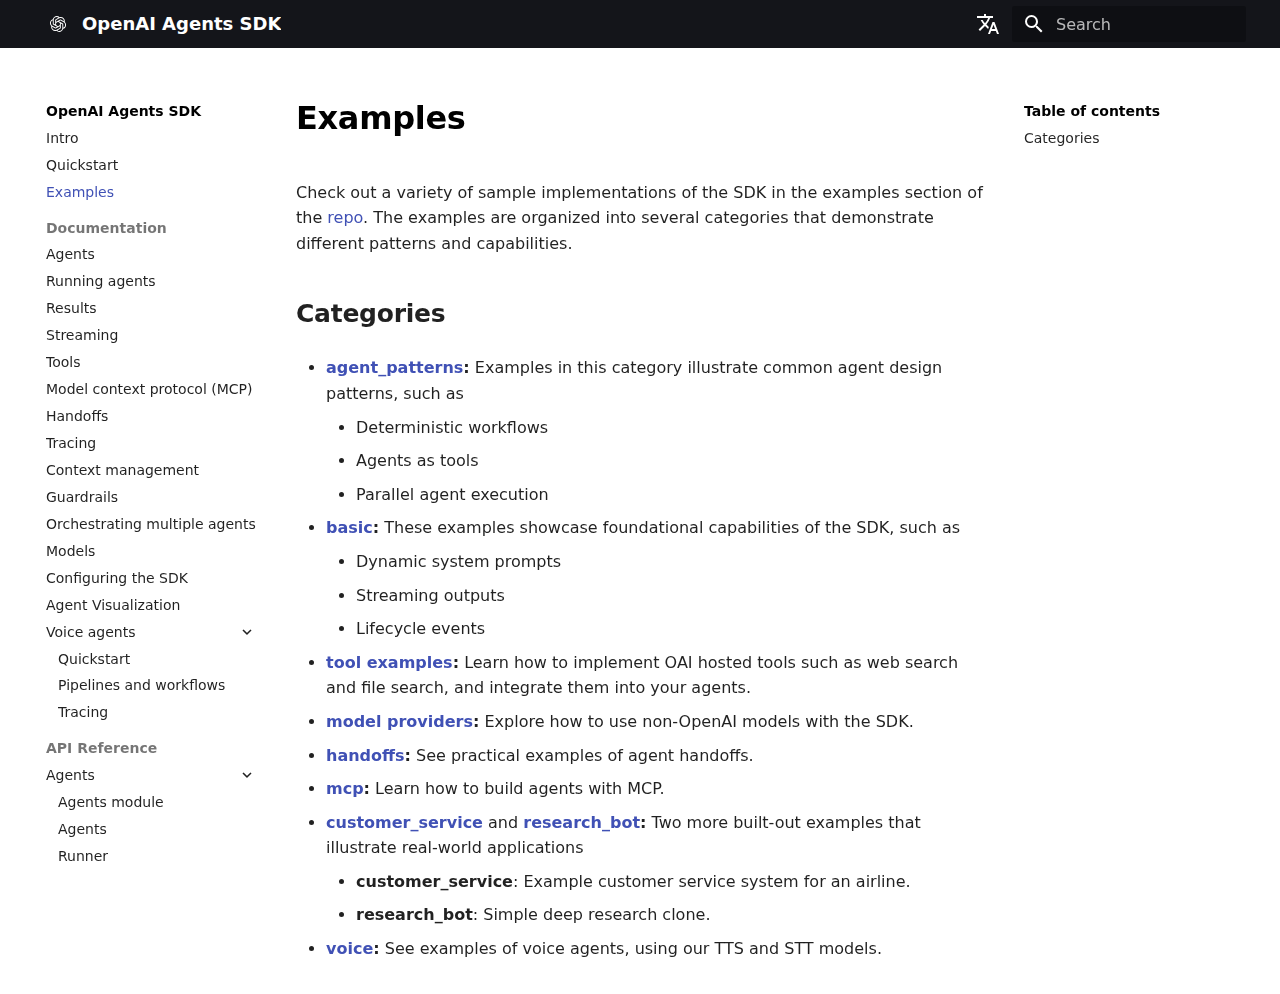
<file: examples/index.html>
<!doctype html>
<html lang="en" class="no-js">
  <head>
    
      <meta charset="utf-8">
      <meta name="viewport" content="width=device-width,initial-scale=1">
      
      
      
      
        <link rel="prev" href="../quickstart/">
      
      
        <link rel="next" href="../agents/">
      
      
      <link rel="icon" href="../images/favicon-platform.svg">
      <meta name="generator" content="mkdocs-1.6.1, mkdocs-material-9.6.9">
    
    
      
        <title>Examples - OpenAI Agents SDK</title>
      
    
    
      <link rel="stylesheet" href="../assets/stylesheets/main.4af4bdda.min.css">
      
        
        <link rel="stylesheet" href="../assets/stylesheets/palette.06af60db.min.css">
      
      


    
    
      
    
    
      
        
        
        <link rel="preconnect" href="https://fonts.gstatic.com" crossorigin>
        <link rel="stylesheet" href="https://fonts.googleapis.com/css?family=Roboto:300,300i,400,400i,700,700i%7CRoboto+Mono:400,400i,700,700i&display=fallback">
        <style>:root{--md-text-font:"Roboto";--md-code-font:"Roboto Mono"}</style>
      
    
    
      <link rel="stylesheet" href="../assets/_mkdocstrings.css">
    
      <link rel="stylesheet" href="../stylesheets/extra.css">
    
    <script>__md_scope=new URL("..",location),__md_hash=e=>[...e].reduce(((e,_)=>(e<<5)-e+_.charCodeAt(0)),0),__md_get=(e,_=localStorage,t=__md_scope)=>JSON.parse(_.getItem(t.pathname+"."+e)),__md_set=(e,_,t=localStorage,a=__md_scope)=>{try{t.setItem(a.pathname+"."+e,JSON.stringify(_))}catch(e){}}</script>
    
      

    
    
    
  </head>
  
  
    
    
    
    
    
    <body dir="ltr" data-md-color-scheme="default" data-md-color-primary="black" data-md-color-accent="indigo">
  
    
    <input class="md-toggle" data-md-toggle="drawer" type="checkbox" id="__drawer" autocomplete="off">
    <input class="md-toggle" data-md-toggle="search" type="checkbox" id="__search" autocomplete="off">
    <label class="md-overlay" for="__drawer"></label>
    <div data-md-component="skip">
      
        
        <a href="#examples" class="md-skip">
          Skip to content
        </a>
      
    </div>
    <div data-md-component="announce">
      
    </div>
    
    
      

  

<header class="md-header md-header--shadow" data-md-component="header">
  <nav class="md-header__inner md-grid" aria-label="Header">
    <a href=".." title="OpenAI Agents SDK" class="md-header__button md-logo" aria-label="OpenAI Agents SDK" data-md-component="logo">
      
  <img src="../assets/logo.svg" alt="logo">

    </a>
    <label class="md-header__button md-icon" for="__drawer">
      
      <svg xmlns="http://www.w3.org/2000/svg" viewBox="0 0 24 24"><path d="M3 6h18v2H3zm0 5h18v2H3zm0 5h18v2H3z"/></svg>
    </label>
    <div class="md-header__title" data-md-component="header-title">
      <div class="md-header__ellipsis">
        <div class="md-header__topic">
          <span class="md-ellipsis">
            OpenAI Agents SDK
          </span>
        </div>
        <div class="md-header__topic" data-md-component="header-topic">
          <span class="md-ellipsis">
            
              Examples
            
          </span>
        </div>
      </div>
    </div>
    
      
    
    
    
      <div class="md-header__option">
  <div class="md-select">
    
    <button class="md-header__button md-icon" aria-label="Select language">
      <svg xmlns="http://www.w3.org/2000/svg" viewBox="0 0 24 24"><path d="m12.87 15.07-2.54-2.51.03-.03A17.5 17.5 0 0 0 14.07 6H17V4h-7V2H8v2H1v2h11.17C11.5 7.92 10.44 9.75 9 11.35 8.07 10.32 7.3 9.19 6.69 8h-2c.73 1.63 1.73 3.17 2.98 4.56l-5.09 5.02L4 19l5-5 3.11 3.11zM18.5 10h-2L12 22h2l1.12-3h4.75L21 22h2zm-2.62 7 1.62-4.33L19.12 17z"/></svg>
    </button>
    <div class="md-select__inner">
      <ul class="md-select__list">
        
          <li class="md-select__item">
            <a href="./" hreflang="en" class="md-select__link">
              English
            </a>
          </li>
        
          <li class="md-select__item">
            <a href="../ja/examples/" hreflang="ja" class="md-select__link">
              日本語
            </a>
          </li>
        
      </ul>
    </div>
  </div>
</div>
    
    
      <label class="md-header__button md-icon" for="__search">
        
        <svg xmlns="http://www.w3.org/2000/svg" viewBox="0 0 24 24"><path d="M9.5 3A6.5 6.5 0 0 1 16 9.5c0 1.61-.59 3.09-1.56 4.23l.27.27h.79l5 5-1.5 1.5-5-5v-.79l-.27-.27A6.52 6.52 0 0 1 9.5 16 6.5 6.5 0 0 1 3 9.5 6.5 6.5 0 0 1 9.5 3m0 2C7 5 5 7 5 9.5S7 14 9.5 14 14 12 14 9.5 12 5 9.5 5"/></svg>
      </label>
      <div class="md-search" data-md-component="search" role="dialog">
  <label class="md-search__overlay" for="__search"></label>
  <div class="md-search__inner" role="search">
    <form class="md-search__form" name="search">
      <input type="text" class="md-search__input" name="query" aria-label="Search" placeholder="Search" autocapitalize="off" autocorrect="off" autocomplete="off" spellcheck="false" data-md-component="search-query" required>
      <label class="md-search__icon md-icon" for="__search">
        
        <svg xmlns="http://www.w3.org/2000/svg" viewBox="0 0 24 24"><path d="M9.5 3A6.5 6.5 0 0 1 16 9.5c0 1.61-.59 3.09-1.56 4.23l.27.27h.79l5 5-1.5 1.5-5-5v-.79l-.27-.27A6.52 6.52 0 0 1 9.5 16 6.5 6.5 0 0 1 3 9.5 6.5 6.5 0 0 1 9.5 3m0 2C7 5 5 7 5 9.5S7 14 9.5 14 14 12 14 9.5 12 5 9.5 5"/></svg>
        
        <svg xmlns="http://www.w3.org/2000/svg" viewBox="0 0 24 24"><path d="M20 11v2H8l5.5 5.5-1.42 1.42L4.16 12l7.92-7.92L13.5 5.5 8 11z"/></svg>
      </label>
      <nav class="md-search__options" aria-label="Search">
        
        <button type="reset" class="md-search__icon md-icon" title="Clear" aria-label="Clear" tabindex="-1">
          
          <svg xmlns="http://www.w3.org/2000/svg" viewBox="0 0 24 24"><path d="M19 6.41 17.59 5 12 10.59 6.41 5 5 6.41 10.59 12 5 17.59 6.41 19 12 13.41 17.59 19 19 17.59 13.41 12z"/></svg>
        </button>
      </nav>
      
    </form>
    <div class="md-search__output">
      <div class="md-search__scrollwrap" tabindex="0" data-md-scrollfix>
        <div class="md-search-result" data-md-component="search-result">
          <div class="md-search-result__meta">
            Initializing search
          </div>
          <ol class="md-search-result__list" role="presentation"></ol>
        </div>
      </div>
    </div>
  </div>
</div>
    
    
  </nav>
  
</header>
    
    <div class="md-container" data-md-component="container">
      
      
        
          
        
      
      <main class="md-main" data-md-component="main">
        <div class="md-main__inner md-grid">
          
            
              
              <div class="md-sidebar md-sidebar--primary" data-md-component="sidebar" data-md-type="navigation" >
                <div class="md-sidebar__scrollwrap">
                  <div class="md-sidebar__inner">
                    



<nav class="md-nav md-nav--primary" aria-label="Navigation" data-md-level="0">
  <label class="md-nav__title" for="__drawer">
    <a href=".." title="OpenAI Agents SDK" class="md-nav__button md-logo" aria-label="OpenAI Agents SDK" data-md-component="logo">
      
  <img src="../assets/logo.svg" alt="logo">

    </a>
    OpenAI Agents SDK
  </label>
  
  <ul class="md-nav__list" data-md-scrollfix>
    
      
      
  
  
  
  
    <li class="md-nav__item">
      <a href=".." class="md-nav__link">
        
  
  <span class="md-ellipsis">
    Intro
    
  </span>
  

      </a>
    </li>
  

    
      
      
  
  
  
  
    <li class="md-nav__item">
      <a href="../quickstart/" class="md-nav__link">
        
  
  <span class="md-ellipsis">
    Quickstart
    
  </span>
  

      </a>
    </li>
  

    
      
      
  
  
    
  
  
  
    <li class="md-nav__item md-nav__item--active">
      
      <input class="md-nav__toggle md-toggle" type="checkbox" id="__toc">
      
      
        
      
      
        <label class="md-nav__link md-nav__link--active" for="__toc">
          
  
  <span class="md-ellipsis">
    Examples
    
  </span>
  

          <span class="md-nav__icon md-icon"></span>
        </label>
      
      <a href="./" class="md-nav__link md-nav__link--active">
        
  
  <span class="md-ellipsis">
    Examples
    
  </span>
  

      </a>
      
        

<nav class="md-nav md-nav--secondary" aria-label="Table of contents">
  
  
  
    
  
  
    <label class="md-nav__title" for="__toc">
      <span class="md-nav__icon md-icon"></span>
      Table of contents
    </label>
    <ul class="md-nav__list" data-md-component="toc" data-md-scrollfix>
      
        <li class="md-nav__item">
  <a href="#categories" class="md-nav__link">
    <span class="md-ellipsis">
      Categories
    </span>
  </a>
  
</li>
      
    </ul>
  
</nav>
      
    </li>
  

    
      
      
  
  
  
  
    
    
    
      
        
        
      
    
    
    <li class="md-nav__item md-nav__item--section md-nav__item--nested">
      
        
        
          
        
        <input class="md-nav__toggle md-toggle md-toggle--indeterminate" type="checkbox" id="__nav_4" >
        
          
          <label class="md-nav__link" for="__nav_4" id="__nav_4_label" tabindex="">
            
  
  <span class="md-ellipsis">
    Documentation
    
  </span>
  

            <span class="md-nav__icon md-icon"></span>
          </label>
        
        <nav class="md-nav" data-md-level="1" aria-labelledby="__nav_4_label" aria-expanded="false">
          <label class="md-nav__title" for="__nav_4">
            <span class="md-nav__icon md-icon"></span>
            Documentation
          </label>
          <ul class="md-nav__list" data-md-scrollfix>
            
              
                
  
  
  
  
    <li class="md-nav__item">
      <a href="../agents/" class="md-nav__link">
        
  
  <span class="md-ellipsis">
    Agents
    
  </span>
  

      </a>
    </li>
  

              
            
              
                
  
  
  
  
    <li class="md-nav__item">
      <a href="../running_agents/" class="md-nav__link">
        
  
  <span class="md-ellipsis">
    Running agents
    
  </span>
  

      </a>
    </li>
  

              
            
              
                
  
  
  
  
    <li class="md-nav__item">
      <a href="../results/" class="md-nav__link">
        
  
  <span class="md-ellipsis">
    Results
    
  </span>
  

      </a>
    </li>
  

              
            
              
                
  
  
  
  
    <li class="md-nav__item">
      <a href="../streaming/" class="md-nav__link">
        
  
  <span class="md-ellipsis">
    Streaming
    
  </span>
  

      </a>
    </li>
  

              
            
              
                
  
  
  
  
    <li class="md-nav__item">
      <a href="../tools/" class="md-nav__link">
        
  
  <span class="md-ellipsis">
    Tools
    
  </span>
  

      </a>
    </li>
  

              
            
              
                
  
  
  
  
    <li class="md-nav__item">
      <a href="../mcp/" class="md-nav__link">
        
  
  <span class="md-ellipsis">
    Model context protocol (MCP)
    
  </span>
  

      </a>
    </li>
  

              
            
              
                
  
  
  
  
    <li class="md-nav__item">
      <a href="../handoffs/" class="md-nav__link">
        
  
  <span class="md-ellipsis">
    Handoffs
    
  </span>
  

      </a>
    </li>
  

              
            
              
                
  
  
  
  
    <li class="md-nav__item">
      <a href="../tracing/" class="md-nav__link">
        
  
  <span class="md-ellipsis">
    Tracing
    
  </span>
  

      </a>
    </li>
  

              
            
              
                
  
  
  
  
    <li class="md-nav__item">
      <a href="../context/" class="md-nav__link">
        
  
  <span class="md-ellipsis">
    Context management
    
  </span>
  

      </a>
    </li>
  

              
            
              
                
  
  
  
  
    <li class="md-nav__item">
      <a href="../guardrails/" class="md-nav__link">
        
  
  <span class="md-ellipsis">
    Guardrails
    
  </span>
  

      </a>
    </li>
  

              
            
              
                
  
  
  
  
    <li class="md-nav__item">
      <a href="../multi_agent/" class="md-nav__link">
        
  
  <span class="md-ellipsis">
    Orchestrating multiple agents
    
  </span>
  

      </a>
    </li>
  

              
            
              
                
  
  
  
  
    <li class="md-nav__item">
      <a href="../models/" class="md-nav__link">
        
  
  <span class="md-ellipsis">
    Models
    
  </span>
  

      </a>
    </li>
  

              
            
              
                
  
  
  
  
    <li class="md-nav__item">
      <a href="../config/" class="md-nav__link">
        
  
  <span class="md-ellipsis">
    Configuring the SDK
    
  </span>
  

      </a>
    </li>
  

              
            
              
                
  
  
  
  
    <li class="md-nav__item">
      <a href="../visualization/" class="md-nav__link">
        
  
  <span class="md-ellipsis">
    Agent Visualization
    
  </span>
  

      </a>
    </li>
  

              
            
              
                
  
  
  
  
    
    
    
      
    
    
    <li class="md-nav__item md-nav__item--nested">
      
        
        
          
        
        <input class="md-nav__toggle md-toggle md-toggle--indeterminate" type="checkbox" id="__nav_4_15" >
        
          
          <label class="md-nav__link" for="__nav_4_15" id="__nav_4_15_label" tabindex="0">
            
  
  <span class="md-ellipsis">
    Voice agents
    
  </span>
  

            <span class="md-nav__icon md-icon"></span>
          </label>
        
        <nav class="md-nav" data-md-level="2" aria-labelledby="__nav_4_15_label" aria-expanded="false">
          <label class="md-nav__title" for="__nav_4_15">
            <span class="md-nav__icon md-icon"></span>
            Voice agents
          </label>
          <ul class="md-nav__list" data-md-scrollfix>
            
              
                
  
  
  
  
    <li class="md-nav__item">
      <a href="../voice/quickstart/" class="md-nav__link">
        
  
  <span class="md-ellipsis">
    Quickstart
    
  </span>
  

      </a>
    </li>
  

              
            
              
                
  
  
  
  
    <li class="md-nav__item">
      <a href="../voice/pipeline/" class="md-nav__link">
        
  
  <span class="md-ellipsis">
    Pipelines and workflows
    
  </span>
  

      </a>
    </li>
  

              
            
              
                
  
  
  
  
    <li class="md-nav__item">
      <a href="../voice/tracing/" class="md-nav__link">
        
  
  <span class="md-ellipsis">
    Tracing
    
  </span>
  

      </a>
    </li>
  

              
            
          </ul>
        </nav>
      
    </li>
  

              
            
          </ul>
        </nav>
      
    </li>
  

    
      
      
  
  
  
  
    
    
    
      
        
        
      
    
    
    <li class="md-nav__item md-nav__item--section md-nav__item--nested">
      
        
        
          
        
        <input class="md-nav__toggle md-toggle md-toggle--indeterminate" type="checkbox" id="__nav_5" >
        
          
          <label class="md-nav__link" for="__nav_5" id="__nav_5_label" tabindex="">
            
  
  <span class="md-ellipsis">
    API Reference
    
  </span>
  

            <span class="md-nav__icon md-icon"></span>
          </label>
        
        <nav class="md-nav" data-md-level="1" aria-labelledby="__nav_5_label" aria-expanded="false">
          <label class="md-nav__title" for="__nav_5">
            <span class="md-nav__icon md-icon"></span>
            API Reference
          </label>
          <ul class="md-nav__list" data-md-scrollfix>
            
              
                
  
  
  
  
    
    
    
      
    
    
    <li class="md-nav__item md-nav__item--nested">
      
        
        
          
        
        <input class="md-nav__toggle md-toggle md-toggle--indeterminate" type="checkbox" id="__nav_5_1" >
        
          
          <label class="md-nav__link" for="__nav_5_1" id="__nav_5_1_label" tabindex="0">
            
  
  <span class="md-ellipsis">
    Agents
    
  </span>
  

            <span class="md-nav__icon md-icon"></span>
          </label>
        
        <nav class="md-nav" data-md-level="2" aria-labelledby="__nav_5_1_label" aria-expanded="false">
          <label class="md-nav__title" for="__nav_5_1">
            <span class="md-nav__icon md-icon"></span>
            Agents
          </label>
          <ul class="md-nav__list" data-md-scrollfix>
            
              
                
  
  
  
  
    <li class="md-nav__item">
      <a href="../ref/" class="md-nav__link">
        
  
  <span class="md-ellipsis">
    Agents module
    
  </span>
  

      </a>
    </li>
  

              
            
              
                
  
  
  
  
    <li class="md-nav__item">
      <a href="../ref/agent/" class="md-nav__link">
        
  
  <span class="md-ellipsis">
    Agents
    
  </span>
  

      </a>
    </li>
  

              
            
              
                
  
  
  
  
    <li class="md-nav__item">
      <a href="../ref/run/" class="md-nav__link">
        
  
  <span class="md-ellipsis">
    Runner
    
  </span>
  

      </a>
    </li>
  

              
            
              
                
  
  
  
  
    <li class="md-nav__item">
      <a href="../ref/tool/" class="md-nav__link">
        
  
  <span class="md-ellipsis">
    Tools
    
  </span>
  

      </a>
    </li>
  

              
            
              
                
  
  
  
  
    <li class="md-nav__item">
      <a href="../ref/result/" class="md-nav__link">
        
  
  <span class="md-ellipsis">
    Results
    
  </span>
  

      </a>
    </li>
  

              
            
              
                
  
  
  
  
    <li class="md-nav__item">
      <a href="../ref/stream_events/" class="md-nav__link">
        
  
  <span class="md-ellipsis">
    Streaming events
    
  </span>
  

      </a>
    </li>
  

              
            
              
                
  
  
  
  
    <li class="md-nav__item">
      <a href="../ref/handoffs/" class="md-nav__link">
        
  
  <span class="md-ellipsis">
    Handoffs
    
  </span>
  

      </a>
    </li>
  

              
            
              
                
  
  
  
  
    <li class="md-nav__item">
      <a href="../ref/lifecycle/" class="md-nav__link">
        
  
  <span class="md-ellipsis">
    Lifecycle
    
  </span>
  

      </a>
    </li>
  

              
            
              
                
  
  
  
  
    <li class="md-nav__item">
      <a href="../ref/items/" class="md-nav__link">
        
  
  <span class="md-ellipsis">
    Items
    
  </span>
  

      </a>
    </li>
  

              
            
              
                
  
  
  
  
    <li class="md-nav__item">
      <a href="../ref/run_context/" class="md-nav__link">
        
  
  <span class="md-ellipsis">
    Run context
    
  </span>
  

      </a>
    </li>
  

              
            
              
                
  
  
  
  
    <li class="md-nav__item">
      <a href="../ref/usage/" class="md-nav__link">
        
  
  <span class="md-ellipsis">
    Usage
    
  </span>
  

      </a>
    </li>
  

              
            
              
                
  
  
  
  
    <li class="md-nav__item">
      <a href="../ref/exceptions/" class="md-nav__link">
        
  
  <span class="md-ellipsis">
    Exceptions
    
  </span>
  

      </a>
    </li>
  

              
            
              
                
  
  
  
  
    <li class="md-nav__item">
      <a href="../ref/guardrail/" class="md-nav__link">
        
  
  <span class="md-ellipsis">
    Guardrails
    
  </span>
  

      </a>
    </li>
  

              
            
              
                
  
  
  
  
    <li class="md-nav__item">
      <a href="../ref/model_settings/" class="md-nav__link">
        
  
  <span class="md-ellipsis">
    Model settings
    
  </span>
  

      </a>
    </li>
  

              
            
              
                
  
  
  
  
    <li class="md-nav__item">
      <a href="../ref/agent_output/" class="md-nav__link">
        
  
  <span class="md-ellipsis">
    Agent output
    
  </span>
  

      </a>
    </li>
  

              
            
              
                
  
  
  
  
    <li class="md-nav__item">
      <a href="../ref/function_schema/" class="md-nav__link">
        
  
  <span class="md-ellipsis">
    Function schema
    
  </span>
  

      </a>
    </li>
  

              
            
              
                
  
  
  
  
    <li class="md-nav__item">
      <a href="../ref/models/interface/" class="md-nav__link">
        
  
  <span class="md-ellipsis">
    Model interface
    
  </span>
  

      </a>
    </li>
  

              
            
              
                
  
  
  
  
    <li class="md-nav__item">
      <a href="../ref/models/openai_chatcompletions/" class="md-nav__link">
        
  
  <span class="md-ellipsis">
    OpenAI Chat Completions model
    
  </span>
  

      </a>
    </li>
  

              
            
              
                
  
  
  
  
    <li class="md-nav__item">
      <a href="../ref/models/openai_responses/" class="md-nav__link">
        
  
  <span class="md-ellipsis">
    OpenAI Responses model
    
  </span>
  

      </a>
    </li>
  

              
            
              
                
  
  
  
  
    <li class="md-nav__item">
      <a href="../ref/mcp/server/" class="md-nav__link">
        
  
  <span class="md-ellipsis">
    MCP Servers
    
  </span>
  

      </a>
    </li>
  

              
            
              
                
  
  
  
  
    <li class="md-nav__item">
      <a href="../ref/mcp/util/" class="md-nav__link">
        
  
  <span class="md-ellipsis">
    MCP Util
    
  </span>
  

      </a>
    </li>
  

              
            
          </ul>
        </nav>
      
    </li>
  

              
            
              
                
  
  
  
  
    
    
    
      
    
    
    <li class="md-nav__item md-nav__item--nested">
      
        
        
          
        
        <input class="md-nav__toggle md-toggle md-toggle--indeterminate" type="checkbox" id="__nav_5_2" >
        
          
          <label class="md-nav__link" for="__nav_5_2" id="__nav_5_2_label" tabindex="0">
            
  
  <span class="md-ellipsis">
    Tracing
    
  </span>
  

            <span class="md-nav__icon md-icon"></span>
          </label>
        
        <nav class="md-nav" data-md-level="2" aria-labelledby="__nav_5_2_label" aria-expanded="false">
          <label class="md-nav__title" for="__nav_5_2">
            <span class="md-nav__icon md-icon"></span>
            Tracing
          </label>
          <ul class="md-nav__list" data-md-scrollfix>
            
              
                
  
  
  
  
    <li class="md-nav__item">
      <a href="../ref/tracing/" class="md-nav__link">
        
  
  <span class="md-ellipsis">
    Tracing module
    
  </span>
  

      </a>
    </li>
  

              
            
              
                
  
  
  
  
    <li class="md-nav__item">
      <a href="../ref/tracing/create/" class="md-nav__link">
        
  
  <span class="md-ellipsis">
    Creating traces/spans
    
  </span>
  

      </a>
    </li>
  

              
            
              
                
  
  
  
  
    <li class="md-nav__item">
      <a href="../ref/tracing/traces/" class="md-nav__link">
        
  
  <span class="md-ellipsis">
    Traces
    
  </span>
  

      </a>
    </li>
  

              
            
              
                
  
  
  
  
    <li class="md-nav__item">
      <a href="../ref/tracing/spans/" class="md-nav__link">
        
  
  <span class="md-ellipsis">
    Spans
    
  </span>
  

      </a>
    </li>
  

              
            
              
                
  
  
  
  
    <li class="md-nav__item">
      <a href="../ref/tracing/processor_interface/" class="md-nav__link">
        
  
  <span class="md-ellipsis">
    Processor interface
    
  </span>
  

      </a>
    </li>
  

              
            
              
                
  
  
  
  
    <li class="md-nav__item">
      <a href="../ref/tracing/processors/" class="md-nav__link">
        
  
  <span class="md-ellipsis">
    Processors
    
  </span>
  

      </a>
    </li>
  

              
            
              
                
  
  
  
  
    <li class="md-nav__item">
      <a href="../ref/tracing/scope/" class="md-nav__link">
        
  
  <span class="md-ellipsis">
    Scope
    
  </span>
  

      </a>
    </li>
  

              
            
              
                
  
  
  
  
    <li class="md-nav__item">
      <a href="../ref/tracing/setup/" class="md-nav__link">
        
  
  <span class="md-ellipsis">
    Setup
    
  </span>
  

      </a>
    </li>
  

              
            
              
                
  
  
  
  
    <li class="md-nav__item">
      <a href="../ref/tracing/span_data/" class="md-nav__link">
        
  
  <span class="md-ellipsis">
    Span data
    
  </span>
  

      </a>
    </li>
  

              
            
              
                
  
  
  
  
    <li class="md-nav__item">
      <a href="../ref/tracing/util/" class="md-nav__link">
        
  
  <span class="md-ellipsis">
    Util
    
  </span>
  

      </a>
    </li>
  

              
            
          </ul>
        </nav>
      
    </li>
  

              
            
              
                
  
  
  
  
    
    
    
      
    
    
    <li class="md-nav__item md-nav__item--nested">
      
        
        
          
        
        <input class="md-nav__toggle md-toggle md-toggle--indeterminate" type="checkbox" id="__nav_5_3" >
        
          
          <label class="md-nav__link" for="__nav_5_3" id="__nav_5_3_label" tabindex="0">
            
  
  <span class="md-ellipsis">
    Voice
    
  </span>
  

            <span class="md-nav__icon md-icon"></span>
          </label>
        
        <nav class="md-nav" data-md-level="2" aria-labelledby="__nav_5_3_label" aria-expanded="false">
          <label class="md-nav__title" for="__nav_5_3">
            <span class="md-nav__icon md-icon"></span>
            Voice
          </label>
          <ul class="md-nav__list" data-md-scrollfix>
            
              
                
  
  
  
  
    <li class="md-nav__item">
      <a href="../ref/voice/pipeline/" class="md-nav__link">
        
  
  <span class="md-ellipsis">
    Pipeline
    
  </span>
  

      </a>
    </li>
  

              
            
              
                
  
  
  
  
    <li class="md-nav__item">
      <a href="../ref/voice/workflow/" class="md-nav__link">
        
  
  <span class="md-ellipsis">
    Workflow
    
  </span>
  

      </a>
    </li>
  

              
            
              
                
  
  
  
  
    <li class="md-nav__item">
      <a href="../ref/voice/input/" class="md-nav__link">
        
  
  <span class="md-ellipsis">
    Input
    
  </span>
  

      </a>
    </li>
  

              
            
              
                
  
  
  
  
    <li class="md-nav__item">
      <a href="../ref/voice/result/" class="md-nav__link">
        
  
  <span class="md-ellipsis">
    Result
    
  </span>
  

      </a>
    </li>
  

              
            
              
                
  
  
  
  
    <li class="md-nav__item">
      <a href="../ref/voice/pipeline_config/" class="md-nav__link">
        
  
  <span class="md-ellipsis">
    Pipeline Config
    
  </span>
  

      </a>
    </li>
  

              
            
              
                
  
  
  
  
    <li class="md-nav__item">
      <a href="../ref/voice/events/" class="md-nav__link">
        
  
  <span class="md-ellipsis">
    Events
    
  </span>
  

      </a>
    </li>
  

              
            
              
                
  
  
  
  
    <li class="md-nav__item">
      <a href="../ref/voice/exceptions/" class="md-nav__link">
        
  
  <span class="md-ellipsis">
    Exceptions
    
  </span>
  

      </a>
    </li>
  

              
            
              
                
  
  
  
  
    <li class="md-nav__item">
      <a href="../ref/voice/model/" class="md-nav__link">
        
  
  <span class="md-ellipsis">
    Model
    
  </span>
  

      </a>
    </li>
  

              
            
              
                
  
  
  
  
    <li class="md-nav__item">
      <a href="../ref/voice/utils/" class="md-nav__link">
        
  
  <span class="md-ellipsis">
    Utils
    
  </span>
  

      </a>
    </li>
  

              
            
              
                
  
  
  
  
    <li class="md-nav__item">
      <a href="../ref/voice/models/openai_provider/" class="md-nav__link">
        
  
  <span class="md-ellipsis">
    OpenAIVoiceModelProvider
    
  </span>
  

      </a>
    </li>
  

              
            
              
                
  
  
  
  
    <li class="md-nav__item">
      <a href="../ref/voice/models/openai_stt/" class="md-nav__link">
        
  
  <span class="md-ellipsis">
    OpenAI STT
    
  </span>
  

      </a>
    </li>
  

              
            
              
                
  
  
  
  
    <li class="md-nav__item">
      <a href="../ref/voice/models/openai_tts/" class="md-nav__link">
        
  
  <span class="md-ellipsis">
    OpenAI TTS
    
  </span>
  

      </a>
    </li>
  

              
            
          </ul>
        </nav>
      
    </li>
  

              
            
              
                
  
  
  
  
    
    
    
      
    
    
    <li class="md-nav__item md-nav__item--nested">
      
        
        
          
        
        <input class="md-nav__toggle md-toggle md-toggle--indeterminate" type="checkbox" id="__nav_5_4" >
        
          
          <label class="md-nav__link" for="__nav_5_4" id="__nav_5_4_label" tabindex="0">
            
  
  <span class="md-ellipsis">
    Extensions
    
  </span>
  

            <span class="md-nav__icon md-icon"></span>
          </label>
        
        <nav class="md-nav" data-md-level="2" aria-labelledby="__nav_5_4_label" aria-expanded="false">
          <label class="md-nav__title" for="__nav_5_4">
            <span class="md-nav__icon md-icon"></span>
            Extensions
          </label>
          <ul class="md-nav__list" data-md-scrollfix>
            
              
                
  
  
  
  
    <li class="md-nav__item">
      <a href="../ref/extensions/handoff_filters/" class="md-nav__link">
        
  
  <span class="md-ellipsis">
    Handoff filters
    
  </span>
  

      </a>
    </li>
  

              
            
              
                
  
  
  
  
    <li class="md-nav__item">
      <a href="../ref/extensions/handoff_prompt/" class="md-nav__link">
        
  
  <span class="md-ellipsis">
    Handoff prompt
    
  </span>
  

      </a>
    </li>
  

              
            
          </ul>
        </nav>
      
    </li>
  

              
            
          </ul>
        </nav>
      
    </li>
  

    
  </ul>
</nav>
                  </div>
                </div>
              </div>
            
            
              
              <div class="md-sidebar md-sidebar--secondary" data-md-component="sidebar" data-md-type="toc" >
                <div class="md-sidebar__scrollwrap">
                  <div class="md-sidebar__inner">
                    

<nav class="md-nav md-nav--secondary" aria-label="Table of contents">
  
  
  
    
  
  
    <label class="md-nav__title" for="__toc">
      <span class="md-nav__icon md-icon"></span>
      Table of contents
    </label>
    <ul class="md-nav__list" data-md-component="toc" data-md-scrollfix>
      
        <li class="md-nav__item">
  <a href="#categories" class="md-nav__link">
    <span class="md-ellipsis">
      Categories
    </span>
  </a>
  
</li>
      
    </ul>
  
</nav>
                  </div>
                </div>
              </div>
            
          
          
            <div class="md-content" data-md-component="content">
              <article class="md-content__inner md-typeset">
                
                  



<h1 id="examples">Examples</h1>
<p>Check out a variety of sample implementations of the SDK in the examples section of the <a href="https://github.com/openai/openai-agents-python/tree/main/examples">repo</a>. The examples are organized into several categories that demonstrate different patterns and capabilities.</p>
<h2 id="categories">Categories</h2>
<ul>
<li>
<p><strong><a href="https://github.com/openai/openai-agents-python/tree/main/examples/agent_patterns">agent_patterns</a>:</strong>
  Examples in this category illustrate common agent design patterns, such as</p>
<ul>
<li>Deterministic workflows</li>
<li>Agents as tools</li>
<li>Parallel agent execution</li>
</ul>
</li>
<li>
<p><strong><a href="https://github.com/openai/openai-agents-python/tree/main/examples/basic">basic</a>:</strong>
  These examples showcase foundational capabilities of the SDK, such as</p>
<ul>
<li>Dynamic system prompts</li>
<li>Streaming outputs</li>
<li>Lifecycle events</li>
</ul>
</li>
<li>
<p><strong><a href="https://github.com/openai/openai-agents-python/tree/main/examples/tools">tool examples</a>:</strong>
  Learn how to implement OAI hosted tools such as web search and file search,
   and integrate them into your agents.</p>
</li>
<li>
<p><strong><a href="https://github.com/openai/openai-agents-python/tree/main/examples/model_providers">model providers</a>:</strong>
  Explore how to use non-OpenAI models with the SDK.</p>
</li>
<li>
<p><strong><a href="https://github.com/openai/openai-agents-python/tree/main/examples/handoffs">handoffs</a>:</strong>
  See practical examples of agent handoffs.</p>
</li>
<li>
<p><strong><a href="https://github.com/openai/openai-agents-python/tree/main/examples/mcp">mcp</a>:</strong>
  Learn how to build agents with MCP.</p>
</li>
<li>
<p><strong><a href="https://github.com/openai/openai-agents-python/tree/main/examples/customer_service">customer_service</a></strong> and <strong><a href="https://github.com/openai/openai-agents-python/tree/main/examples/research_bot">research_bot</a>:</strong>
  Two more built-out examples that illustrate real-world applications</p>
<ul>
<li><strong>customer_service</strong>: Example customer service system for an airline.</li>
<li><strong>research_bot</strong>: Simple deep research clone.</li>
</ul>
</li>
<li>
<p><strong><a href="https://github.com/openai/openai-agents-python/tree/main/examples/voice">voice</a>:</strong>
  See examples of voice agents, using our TTS and STT models.</p>
</li>
</ul>












                
              </article>
            </div>
          
          
<script>var target=document.getElementById(location.hash.slice(1));target&&target.name&&(target.checked=target.name.startsWith("__tabbed_"))</script>
        </div>
        
      </main>
      
        <footer class="md-footer">
  
  <div class="md-footer-meta md-typeset">
    <div class="md-footer-meta__inner md-grid">
      <div class="md-copyright">
  
  
</div>
      
    </div>
  </div>
</footer>
      
    </div>
    <div class="md-dialog" data-md-component="dialog">
      <div class="md-dialog__inner md-typeset"></div>
    </div>
    
    
    <script id="__config" type="application/json">{"base": "..", "features": ["content.code.copy", "content.code.select", "navigation.path", "navigation.sections", "navigation.expand", "content.code.annotate"], "search": "../assets/javascripts/workers/search.f8cc74c7.min.js", "translations": {"clipboard.copied": "Copied to clipboard", "clipboard.copy": "Copy to clipboard", "search.result.more.one": "1 more on this page", "search.result.more.other": "# more on this page", "search.result.none": "No matching documents", "search.result.one": "1 matching document", "search.result.other": "# matching documents", "search.result.placeholder": "Type to start searching", "search.result.term.missing": "Missing", "select.version": "Select version"}}</script>
    
    
      <script src="../assets/javascripts/bundle.c8b220af.min.js"></script>
      
    
  </body>
</html>
</file>
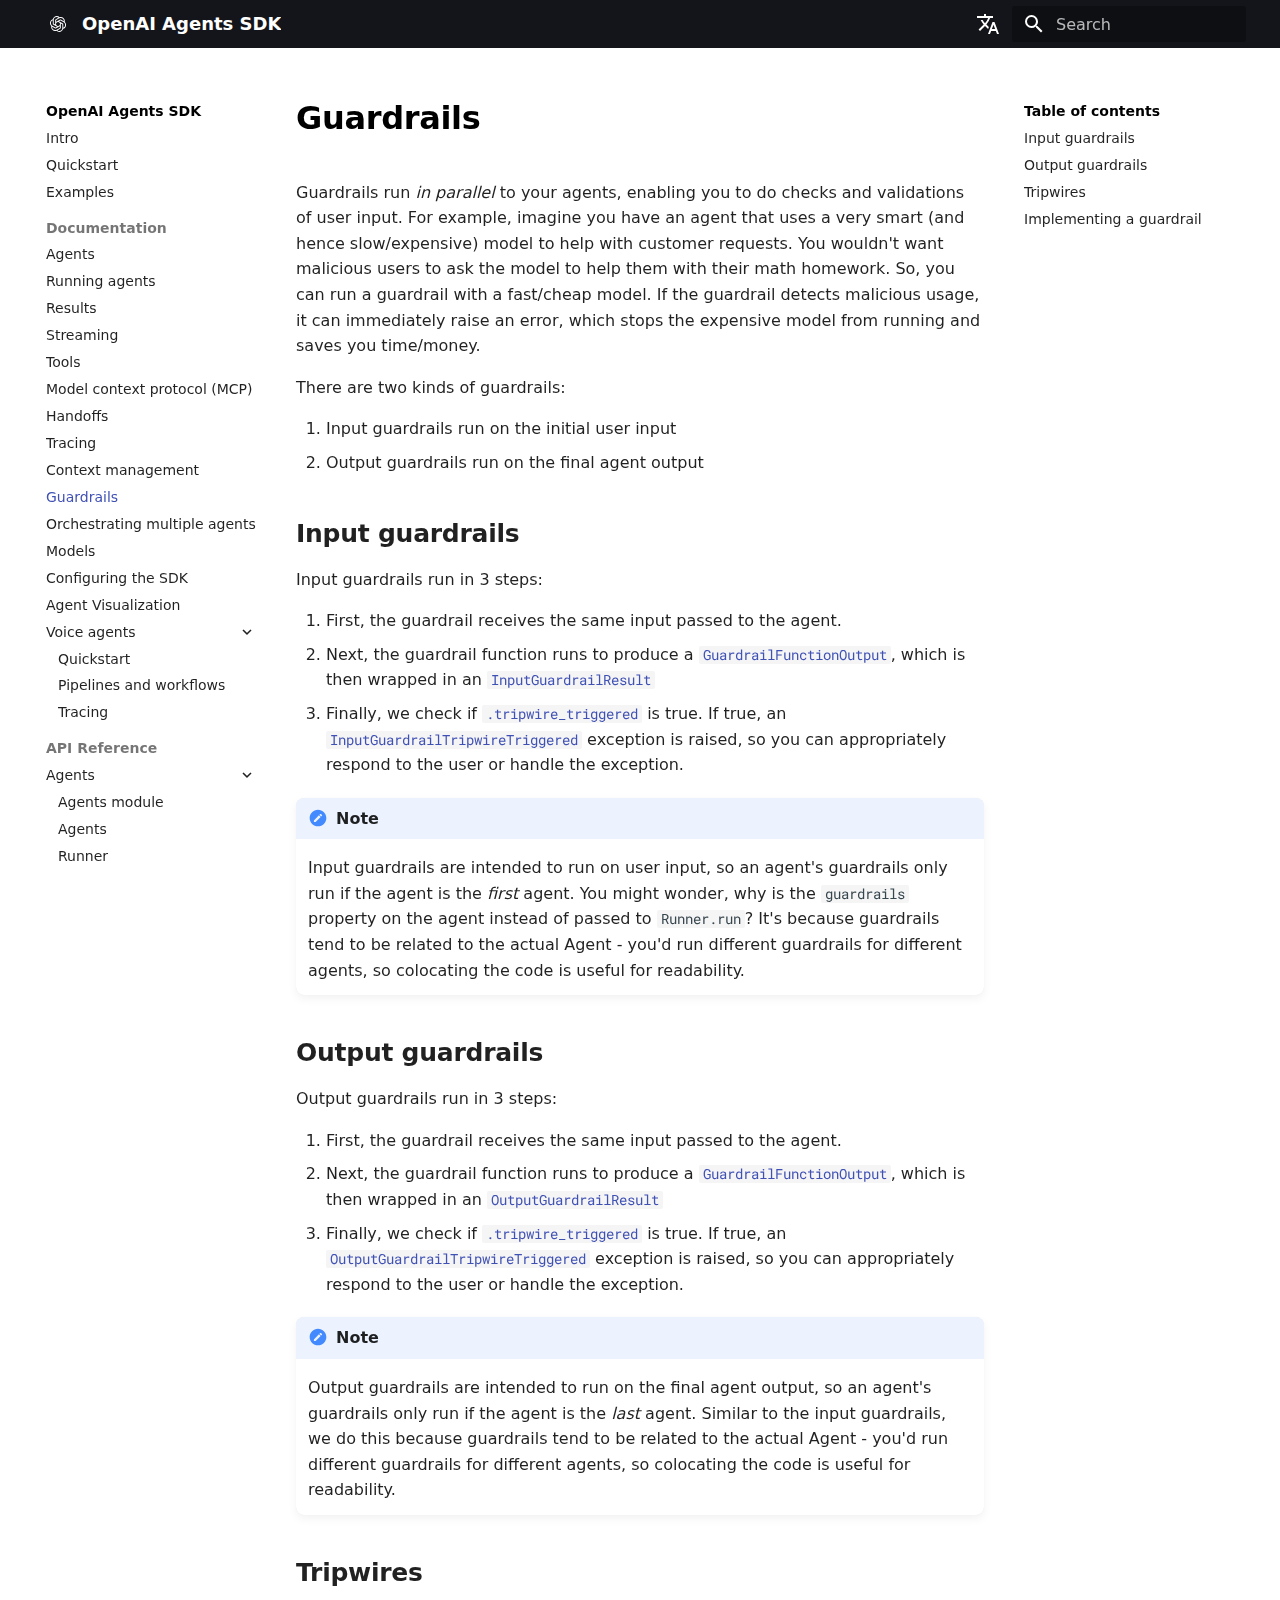
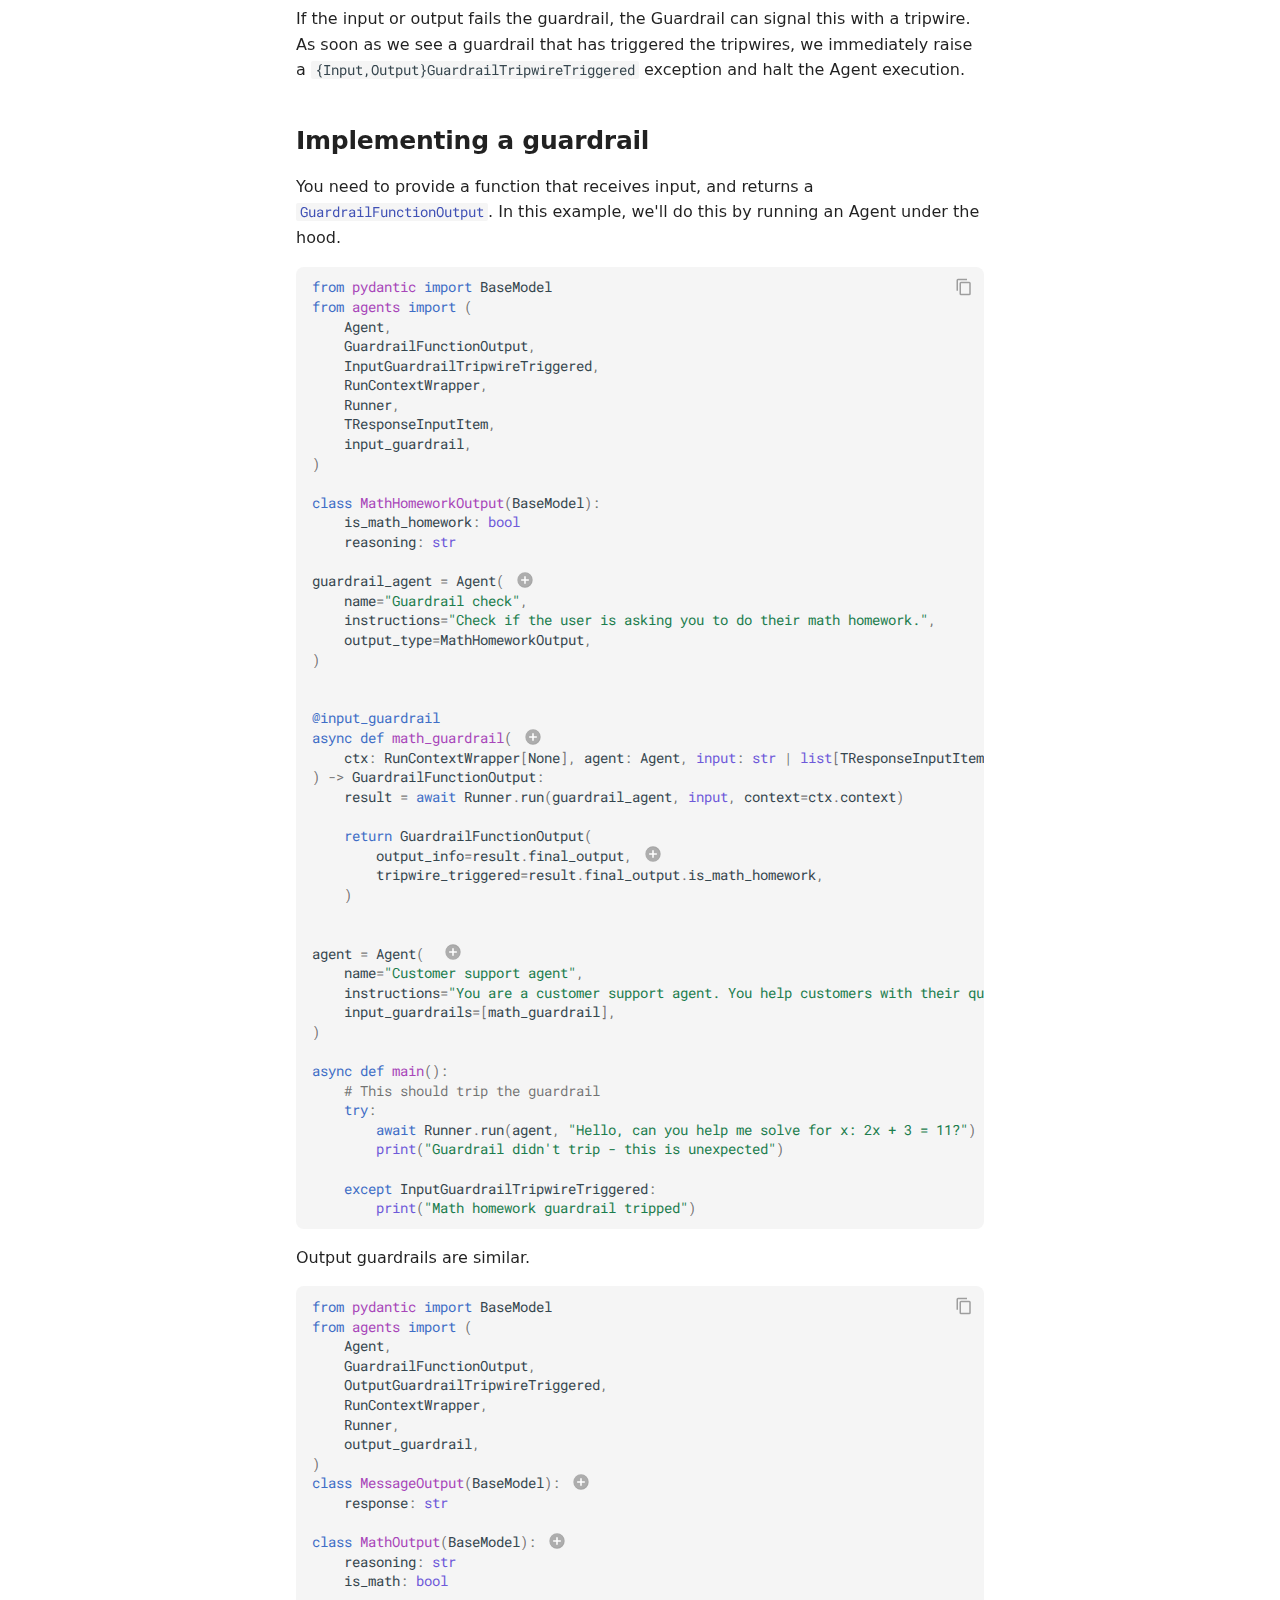
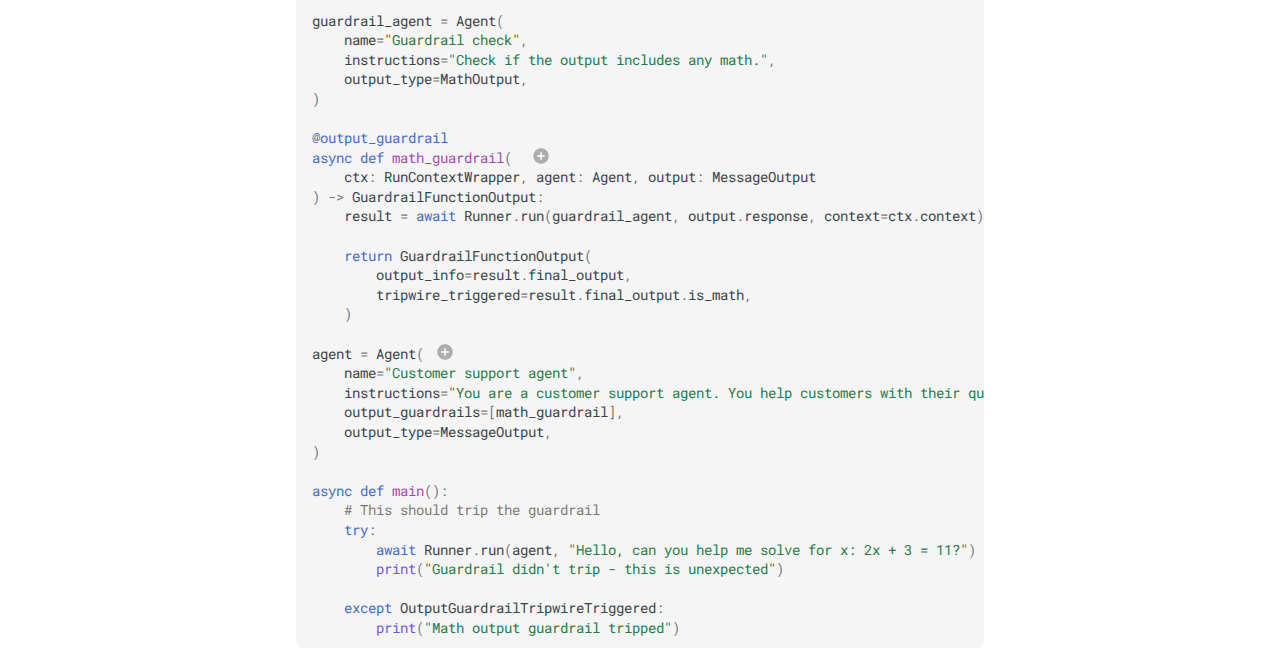
<file: guardrails/index.html>
<!doctype html>
<html lang="en" class="no-js">
  <head>
    
      <meta charset="utf-8">
      <meta name="viewport" content="width=device-width,initial-scale=1">
      
      
      
      
        <link rel="prev" href="../context/">
      
      
        <link rel="next" href="../multi_agent/">
      
      
      <link rel="icon" href="../images/favicon-platform.svg">
      <meta name="generator" content="mkdocs-1.6.1, mkdocs-material-9.6.9">
    
    
      
        <title>Guardrails - OpenAI Agents SDK</title>
      
    
    
      <link rel="stylesheet" href="../assets/stylesheets/main.4af4bdda.min.css">
      
        
        <link rel="stylesheet" href="../assets/stylesheets/palette.06af60db.min.css">
      
      


    
    
      
    
    
      
        
        
        <link rel="preconnect" href="https://fonts.gstatic.com" crossorigin>
        <link rel="stylesheet" href="https://fonts.googleapis.com/css?family=Roboto:300,300i,400,400i,700,700i%7CRoboto+Mono:400,400i,700,700i&display=fallback">
        <style>:root{--md-text-font:"Roboto";--md-code-font:"Roboto Mono"}</style>
      
    
    
      <link rel="stylesheet" href="../assets/_mkdocstrings.css">
    
      <link rel="stylesheet" href="../stylesheets/extra.css">
    
    <script>__md_scope=new URL("..",location),__md_hash=e=>[...e].reduce(((e,_)=>(e<<5)-e+_.charCodeAt(0)),0),__md_get=(e,_=localStorage,t=__md_scope)=>JSON.parse(_.getItem(t.pathname+"."+e)),__md_set=(e,_,t=localStorage,a=__md_scope)=>{try{t.setItem(a.pathname+"."+e,JSON.stringify(_))}catch(e){}}</script>
    
      

    
    
    
  </head>
  
  
    
    
    
    
    
    <body dir="ltr" data-md-color-scheme="default" data-md-color-primary="black" data-md-color-accent="indigo">
  
    
    <input class="md-toggle" data-md-toggle="drawer" type="checkbox" id="__drawer" autocomplete="off">
    <input class="md-toggle" data-md-toggle="search" type="checkbox" id="__search" autocomplete="off">
    <label class="md-overlay" for="__drawer"></label>
    <div data-md-component="skip">
      
        
        <a href="#guardrails" class="md-skip">
          Skip to content
        </a>
      
    </div>
    <div data-md-component="announce">
      
    </div>
    
    
      

  

<header class="md-header md-header--shadow" data-md-component="header">
  <nav class="md-header__inner md-grid" aria-label="Header">
    <a href=".." title="OpenAI Agents SDK" class="md-header__button md-logo" aria-label="OpenAI Agents SDK" data-md-component="logo">
      
  <img src="../assets/logo.svg" alt="logo">

    </a>
    <label class="md-header__button md-icon" for="__drawer">
      
      <svg xmlns="http://www.w3.org/2000/svg" viewBox="0 0 24 24"><path d="M3 6h18v2H3zm0 5h18v2H3zm0 5h18v2H3z"/></svg>
    </label>
    <div class="md-header__title" data-md-component="header-title">
      <div class="md-header__ellipsis">
        <div class="md-header__topic">
          <span class="md-ellipsis">
            OpenAI Agents SDK
          </span>
        </div>
        <div class="md-header__topic" data-md-component="header-topic">
          <span class="md-ellipsis">
            
              Guardrails
            
          </span>
        </div>
      </div>
    </div>
    
      
    
    
    
      <div class="md-header__option">
  <div class="md-select">
    
    <button class="md-header__button md-icon" aria-label="Select language">
      <svg xmlns="http://www.w3.org/2000/svg" viewBox="0 0 24 24"><path d="m12.87 15.07-2.54-2.51.03-.03A17.5 17.5 0 0 0 14.07 6H17V4h-7V2H8v2H1v2h11.17C11.5 7.92 10.44 9.75 9 11.35 8.07 10.32 7.3 9.19 6.69 8h-2c.73 1.63 1.73 3.17 2.98 4.56l-5.09 5.02L4 19l5-5 3.11 3.11zM18.5 10h-2L12 22h2l1.12-3h4.75L21 22h2zm-2.62 7 1.62-4.33L19.12 17z"/></svg>
    </button>
    <div class="md-select__inner">
      <ul class="md-select__list">
        
          <li class="md-select__item">
            <a href="./" hreflang="en" class="md-select__link">
              English
            </a>
          </li>
        
          <li class="md-select__item">
            <a href="../ja/guardrails/" hreflang="ja" class="md-select__link">
              日本語
            </a>
          </li>
        
      </ul>
    </div>
  </div>
</div>
    
    
      <label class="md-header__button md-icon" for="__search">
        
        <svg xmlns="http://www.w3.org/2000/svg" viewBox="0 0 24 24"><path d="M9.5 3A6.5 6.5 0 0 1 16 9.5c0 1.61-.59 3.09-1.56 4.23l.27.27h.79l5 5-1.5 1.5-5-5v-.79l-.27-.27A6.52 6.52 0 0 1 9.5 16 6.5 6.5 0 0 1 3 9.5 6.5 6.5 0 0 1 9.5 3m0 2C7 5 5 7 5 9.5S7 14 9.5 14 14 12 14 9.5 12 5 9.5 5"/></svg>
      </label>
      <div class="md-search" data-md-component="search" role="dialog">
  <label class="md-search__overlay" for="__search"></label>
  <div class="md-search__inner" role="search">
    <form class="md-search__form" name="search">
      <input type="text" class="md-search__input" name="query" aria-label="Search" placeholder="Search" autocapitalize="off" autocorrect="off" autocomplete="off" spellcheck="false" data-md-component="search-query" required>
      <label class="md-search__icon md-icon" for="__search">
        
        <svg xmlns="http://www.w3.org/2000/svg" viewBox="0 0 24 24"><path d="M9.5 3A6.5 6.5 0 0 1 16 9.5c0 1.61-.59 3.09-1.56 4.23l.27.27h.79l5 5-1.5 1.5-5-5v-.79l-.27-.27A6.52 6.52 0 0 1 9.5 16 6.5 6.5 0 0 1 3 9.5 6.5 6.5 0 0 1 9.5 3m0 2C7 5 5 7 5 9.5S7 14 9.5 14 14 12 14 9.5 12 5 9.5 5"/></svg>
        
        <svg xmlns="http://www.w3.org/2000/svg" viewBox="0 0 24 24"><path d="M20 11v2H8l5.5 5.5-1.42 1.42L4.16 12l7.92-7.92L13.5 5.5 8 11z"/></svg>
      </label>
      <nav class="md-search__options" aria-label="Search">
        
        <button type="reset" class="md-search__icon md-icon" title="Clear" aria-label="Clear" tabindex="-1">
          
          <svg xmlns="http://www.w3.org/2000/svg" viewBox="0 0 24 24"><path d="M19 6.41 17.59 5 12 10.59 6.41 5 5 6.41 10.59 12 5 17.59 6.41 19 12 13.41 17.59 19 19 17.59 13.41 12z"/></svg>
        </button>
      </nav>
      
    </form>
    <div class="md-search__output">
      <div class="md-search__scrollwrap" tabindex="0" data-md-scrollfix>
        <div class="md-search-result" data-md-component="search-result">
          <div class="md-search-result__meta">
            Initializing search
          </div>
          <ol class="md-search-result__list" role="presentation"></ol>
        </div>
      </div>
    </div>
  </div>
</div>
    
    
  </nav>
  
</header>
    
    <div class="md-container" data-md-component="container">
      
      
        
          
        
      
      <main class="md-main" data-md-component="main">
        <div class="md-main__inner md-grid">
          
            
              
              <div class="md-sidebar md-sidebar--primary" data-md-component="sidebar" data-md-type="navigation" >
                <div class="md-sidebar__scrollwrap">
                  <div class="md-sidebar__inner">
                    



<nav class="md-nav md-nav--primary" aria-label="Navigation" data-md-level="0">
  <label class="md-nav__title" for="__drawer">
    <a href=".." title="OpenAI Agents SDK" class="md-nav__button md-logo" aria-label="OpenAI Agents SDK" data-md-component="logo">
      
  <img src="../assets/logo.svg" alt="logo">

    </a>
    OpenAI Agents SDK
  </label>
  
  <ul class="md-nav__list" data-md-scrollfix>
    
      
      
  
  
  
  
    <li class="md-nav__item">
      <a href=".." class="md-nav__link">
        
  
  <span class="md-ellipsis">
    Intro
    
  </span>
  

      </a>
    </li>
  

    
      
      
  
  
  
  
    <li class="md-nav__item">
      <a href="../quickstart/" class="md-nav__link">
        
  
  <span class="md-ellipsis">
    Quickstart
    
  </span>
  

      </a>
    </li>
  

    
      
      
  
  
  
  
    <li class="md-nav__item">
      <a href="../examples/" class="md-nav__link">
        
  
  <span class="md-ellipsis">
    Examples
    
  </span>
  

      </a>
    </li>
  

    
      
      
  
  
    
  
  
  
    
    
    
      
        
        
      
    
    
    <li class="md-nav__item md-nav__item--active md-nav__item--section md-nav__item--nested">
      
        
        
        <input class="md-nav__toggle md-toggle " type="checkbox" id="__nav_4" checked>
        
          
          <label class="md-nav__link" for="__nav_4" id="__nav_4_label" tabindex="">
            
  
  <span class="md-ellipsis">
    Documentation
    
  </span>
  

            <span class="md-nav__icon md-icon"></span>
          </label>
        
        <nav class="md-nav" data-md-level="1" aria-labelledby="__nav_4_label" aria-expanded="true">
          <label class="md-nav__title" for="__nav_4">
            <span class="md-nav__icon md-icon"></span>
            Documentation
          </label>
          <ul class="md-nav__list" data-md-scrollfix>
            
              
                
  
  
  
  
    <li class="md-nav__item">
      <a href="../agents/" class="md-nav__link">
        
  
  <span class="md-ellipsis">
    Agents
    
  </span>
  

      </a>
    </li>
  

              
            
              
                
  
  
  
  
    <li class="md-nav__item">
      <a href="../running_agents/" class="md-nav__link">
        
  
  <span class="md-ellipsis">
    Running agents
    
  </span>
  

      </a>
    </li>
  

              
            
              
                
  
  
  
  
    <li class="md-nav__item">
      <a href="../results/" class="md-nav__link">
        
  
  <span class="md-ellipsis">
    Results
    
  </span>
  

      </a>
    </li>
  

              
            
              
                
  
  
  
  
    <li class="md-nav__item">
      <a href="../streaming/" class="md-nav__link">
        
  
  <span class="md-ellipsis">
    Streaming
    
  </span>
  

      </a>
    </li>
  

              
            
              
                
  
  
  
  
    <li class="md-nav__item">
      <a href="../tools/" class="md-nav__link">
        
  
  <span class="md-ellipsis">
    Tools
    
  </span>
  

      </a>
    </li>
  

              
            
              
                
  
  
  
  
    <li class="md-nav__item">
      <a href="../mcp/" class="md-nav__link">
        
  
  <span class="md-ellipsis">
    Model context protocol (MCP)
    
  </span>
  

      </a>
    </li>
  

              
            
              
                
  
  
  
  
    <li class="md-nav__item">
      <a href="../handoffs/" class="md-nav__link">
        
  
  <span class="md-ellipsis">
    Handoffs
    
  </span>
  

      </a>
    </li>
  

              
            
              
                
  
  
  
  
    <li class="md-nav__item">
      <a href="../tracing/" class="md-nav__link">
        
  
  <span class="md-ellipsis">
    Tracing
    
  </span>
  

      </a>
    </li>
  

              
            
              
                
  
  
  
  
    <li class="md-nav__item">
      <a href="../context/" class="md-nav__link">
        
  
  <span class="md-ellipsis">
    Context management
    
  </span>
  

      </a>
    </li>
  

              
            
              
                
  
  
    
  
  
  
    <li class="md-nav__item md-nav__item--active">
      
      <input class="md-nav__toggle md-toggle" type="checkbox" id="__toc">
      
      
        
      
      
        <label class="md-nav__link md-nav__link--active" for="__toc">
          
  
  <span class="md-ellipsis">
    Guardrails
    
  </span>
  

          <span class="md-nav__icon md-icon"></span>
        </label>
      
      <a href="./" class="md-nav__link md-nav__link--active">
        
  
  <span class="md-ellipsis">
    Guardrails
    
  </span>
  

      </a>
      
        

<nav class="md-nav md-nav--secondary" aria-label="Table of contents">
  
  
  
    
  
  
    <label class="md-nav__title" for="__toc">
      <span class="md-nav__icon md-icon"></span>
      Table of contents
    </label>
    <ul class="md-nav__list" data-md-component="toc" data-md-scrollfix>
      
        <li class="md-nav__item">
  <a href="#input-guardrails" class="md-nav__link">
    <span class="md-ellipsis">
      Input guardrails
    </span>
  </a>
  
</li>
      
        <li class="md-nav__item">
  <a href="#output-guardrails" class="md-nav__link">
    <span class="md-ellipsis">
      Output guardrails
    </span>
  </a>
  
</li>
      
        <li class="md-nav__item">
  <a href="#tripwires" class="md-nav__link">
    <span class="md-ellipsis">
      Tripwires
    </span>
  </a>
  
</li>
      
        <li class="md-nav__item">
  <a href="#implementing-a-guardrail" class="md-nav__link">
    <span class="md-ellipsis">
      Implementing a guardrail
    </span>
  </a>
  
</li>
      
    </ul>
  
</nav>
      
    </li>
  

              
            
              
                
  
  
  
  
    <li class="md-nav__item">
      <a href="../multi_agent/" class="md-nav__link">
        
  
  <span class="md-ellipsis">
    Orchestrating multiple agents
    
  </span>
  

      </a>
    </li>
  

              
            
              
                
  
  
  
  
    <li class="md-nav__item">
      <a href="../models/" class="md-nav__link">
        
  
  <span class="md-ellipsis">
    Models
    
  </span>
  

      </a>
    </li>
  

              
            
              
                
  
  
  
  
    <li class="md-nav__item">
      <a href="../config/" class="md-nav__link">
        
  
  <span class="md-ellipsis">
    Configuring the SDK
    
  </span>
  

      </a>
    </li>
  

              
            
              
                
  
  
  
  
    <li class="md-nav__item">
      <a href="../visualization/" class="md-nav__link">
        
  
  <span class="md-ellipsis">
    Agent Visualization
    
  </span>
  

      </a>
    </li>
  

              
            
              
                
  
  
  
  
    
    
    
      
    
    
    <li class="md-nav__item md-nav__item--nested">
      
        
        
          
        
        <input class="md-nav__toggle md-toggle md-toggle--indeterminate" type="checkbox" id="__nav_4_15" >
        
          
          <label class="md-nav__link" for="__nav_4_15" id="__nav_4_15_label" tabindex="0">
            
  
  <span class="md-ellipsis">
    Voice agents
    
  </span>
  

            <span class="md-nav__icon md-icon"></span>
          </label>
        
        <nav class="md-nav" data-md-level="2" aria-labelledby="__nav_4_15_label" aria-expanded="false">
          <label class="md-nav__title" for="__nav_4_15">
            <span class="md-nav__icon md-icon"></span>
            Voice agents
          </label>
          <ul class="md-nav__list" data-md-scrollfix>
            
              
                
  
  
  
  
    <li class="md-nav__item">
      <a href="../voice/quickstart/" class="md-nav__link">
        
  
  <span class="md-ellipsis">
    Quickstart
    
  </span>
  

      </a>
    </li>
  

              
            
              
                
  
  
  
  
    <li class="md-nav__item">
      <a href="../voice/pipeline/" class="md-nav__link">
        
  
  <span class="md-ellipsis">
    Pipelines and workflows
    
  </span>
  

      </a>
    </li>
  

              
            
              
                
  
  
  
  
    <li class="md-nav__item">
      <a href="../voice/tracing/" class="md-nav__link">
        
  
  <span class="md-ellipsis">
    Tracing
    
  </span>
  

      </a>
    </li>
  

              
            
          </ul>
        </nav>
      
    </li>
  

              
            
          </ul>
        </nav>
      
    </li>
  

    
      
      
  
  
  
  
    
    
    
      
        
        
      
    
    
    <li class="md-nav__item md-nav__item--section md-nav__item--nested">
      
        
        
          
        
        <input class="md-nav__toggle md-toggle md-toggle--indeterminate" type="checkbox" id="__nav_5" >
        
          
          <label class="md-nav__link" for="__nav_5" id="__nav_5_label" tabindex="">
            
  
  <span class="md-ellipsis">
    API Reference
    
  </span>
  

            <span class="md-nav__icon md-icon"></span>
          </label>
        
        <nav class="md-nav" data-md-level="1" aria-labelledby="__nav_5_label" aria-expanded="false">
          <label class="md-nav__title" for="__nav_5">
            <span class="md-nav__icon md-icon"></span>
            API Reference
          </label>
          <ul class="md-nav__list" data-md-scrollfix>
            
              
                
  
  
  
  
    
    
    
      
    
    
    <li class="md-nav__item md-nav__item--nested">
      
        
        
          
        
        <input class="md-nav__toggle md-toggle md-toggle--indeterminate" type="checkbox" id="__nav_5_1" >
        
          
          <label class="md-nav__link" for="__nav_5_1" id="__nav_5_1_label" tabindex="0">
            
  
  <span class="md-ellipsis">
    Agents
    
  </span>
  

            <span class="md-nav__icon md-icon"></span>
          </label>
        
        <nav class="md-nav" data-md-level="2" aria-labelledby="__nav_5_1_label" aria-expanded="false">
          <label class="md-nav__title" for="__nav_5_1">
            <span class="md-nav__icon md-icon"></span>
            Agents
          </label>
          <ul class="md-nav__list" data-md-scrollfix>
            
              
                
  
  
  
  
    <li class="md-nav__item">
      <a href="../ref/" class="md-nav__link">
        
  
  <span class="md-ellipsis">
    Agents module
    
  </span>
  

      </a>
    </li>
  

              
            
              
                
  
  
  
  
    <li class="md-nav__item">
      <a href="../ref/agent/" class="md-nav__link">
        
  
  <span class="md-ellipsis">
    Agents
    
  </span>
  

      </a>
    </li>
  

              
            
              
                
  
  
  
  
    <li class="md-nav__item">
      <a href="../ref/run/" class="md-nav__link">
        
  
  <span class="md-ellipsis">
    Runner
    
  </span>
  

      </a>
    </li>
  

              
            
              
                
  
  
  
  
    <li class="md-nav__item">
      <a href="../ref/tool/" class="md-nav__link">
        
  
  <span class="md-ellipsis">
    Tools
    
  </span>
  

      </a>
    </li>
  

              
            
              
                
  
  
  
  
    <li class="md-nav__item">
      <a href="../ref/result/" class="md-nav__link">
        
  
  <span class="md-ellipsis">
    Results
    
  </span>
  

      </a>
    </li>
  

              
            
              
                
  
  
  
  
    <li class="md-nav__item">
      <a href="../ref/stream_events/" class="md-nav__link">
        
  
  <span class="md-ellipsis">
    Streaming events
    
  </span>
  

      </a>
    </li>
  

              
            
              
                
  
  
  
  
    <li class="md-nav__item">
      <a href="../ref/handoffs/" class="md-nav__link">
        
  
  <span class="md-ellipsis">
    Handoffs
    
  </span>
  

      </a>
    </li>
  

              
            
              
                
  
  
  
  
    <li class="md-nav__item">
      <a href="../ref/lifecycle/" class="md-nav__link">
        
  
  <span class="md-ellipsis">
    Lifecycle
    
  </span>
  

      </a>
    </li>
  

              
            
              
                
  
  
  
  
    <li class="md-nav__item">
      <a href="../ref/items/" class="md-nav__link">
        
  
  <span class="md-ellipsis">
    Items
    
  </span>
  

      </a>
    </li>
  

              
            
              
                
  
  
  
  
    <li class="md-nav__item">
      <a href="../ref/run_context/" class="md-nav__link">
        
  
  <span class="md-ellipsis">
    Run context
    
  </span>
  

      </a>
    </li>
  

              
            
              
                
  
  
  
  
    <li class="md-nav__item">
      <a href="../ref/usage/" class="md-nav__link">
        
  
  <span class="md-ellipsis">
    Usage
    
  </span>
  

      </a>
    </li>
  

              
            
              
                
  
  
  
  
    <li class="md-nav__item">
      <a href="../ref/exceptions/" class="md-nav__link">
        
  
  <span class="md-ellipsis">
    Exceptions
    
  </span>
  

      </a>
    </li>
  

              
            
              
                
  
  
  
  
    <li class="md-nav__item">
      <a href="../ref/guardrail/" class="md-nav__link">
        
  
  <span class="md-ellipsis">
    Guardrails
    
  </span>
  

      </a>
    </li>
  

              
            
              
                
  
  
  
  
    <li class="md-nav__item">
      <a href="../ref/model_settings/" class="md-nav__link">
        
  
  <span class="md-ellipsis">
    Model settings
    
  </span>
  

      </a>
    </li>
  

              
            
              
                
  
  
  
  
    <li class="md-nav__item">
      <a href="../ref/agent_output/" class="md-nav__link">
        
  
  <span class="md-ellipsis">
    Agent output
    
  </span>
  

      </a>
    </li>
  

              
            
              
                
  
  
  
  
    <li class="md-nav__item">
      <a href="../ref/function_schema/" class="md-nav__link">
        
  
  <span class="md-ellipsis">
    Function schema
    
  </span>
  

      </a>
    </li>
  

              
            
              
                
  
  
  
  
    <li class="md-nav__item">
      <a href="../ref/models/interface/" class="md-nav__link">
        
  
  <span class="md-ellipsis">
    Model interface
    
  </span>
  

      </a>
    </li>
  

              
            
              
                
  
  
  
  
    <li class="md-nav__item">
      <a href="../ref/models/openai_chatcompletions/" class="md-nav__link">
        
  
  <span class="md-ellipsis">
    OpenAI Chat Completions model
    
  </span>
  

      </a>
    </li>
  

              
            
              
                
  
  
  
  
    <li class="md-nav__item">
      <a href="../ref/models/openai_responses/" class="md-nav__link">
        
  
  <span class="md-ellipsis">
    OpenAI Responses model
    
  </span>
  

      </a>
    </li>
  

              
            
              
                
  
  
  
  
    <li class="md-nav__item">
      <a href="../ref/mcp/server/" class="md-nav__link">
        
  
  <span class="md-ellipsis">
    MCP Servers
    
  </span>
  

      </a>
    </li>
  

              
            
              
                
  
  
  
  
    <li class="md-nav__item">
      <a href="../ref/mcp/util/" class="md-nav__link">
        
  
  <span class="md-ellipsis">
    MCP Util
    
  </span>
  

      </a>
    </li>
  

              
            
          </ul>
        </nav>
      
    </li>
  

              
            
              
                
  
  
  
  
    
    
    
      
    
    
    <li class="md-nav__item md-nav__item--nested">
      
        
        
          
        
        <input class="md-nav__toggle md-toggle md-toggle--indeterminate" type="checkbox" id="__nav_5_2" >
        
          
          <label class="md-nav__link" for="__nav_5_2" id="__nav_5_2_label" tabindex="0">
            
  
  <span class="md-ellipsis">
    Tracing
    
  </span>
  

            <span class="md-nav__icon md-icon"></span>
          </label>
        
        <nav class="md-nav" data-md-level="2" aria-labelledby="__nav_5_2_label" aria-expanded="false">
          <label class="md-nav__title" for="__nav_5_2">
            <span class="md-nav__icon md-icon"></span>
            Tracing
          </label>
          <ul class="md-nav__list" data-md-scrollfix>
            
              
                
  
  
  
  
    <li class="md-nav__item">
      <a href="../ref/tracing/" class="md-nav__link">
        
  
  <span class="md-ellipsis">
    Tracing module
    
  </span>
  

      </a>
    </li>
  

              
            
              
                
  
  
  
  
    <li class="md-nav__item">
      <a href="../ref/tracing/create/" class="md-nav__link">
        
  
  <span class="md-ellipsis">
    Creating traces/spans
    
  </span>
  

      </a>
    </li>
  

              
            
              
                
  
  
  
  
    <li class="md-nav__item">
      <a href="../ref/tracing/traces/" class="md-nav__link">
        
  
  <span class="md-ellipsis">
    Traces
    
  </span>
  

      </a>
    </li>
  

              
            
              
                
  
  
  
  
    <li class="md-nav__item">
      <a href="../ref/tracing/spans/" class="md-nav__link">
        
  
  <span class="md-ellipsis">
    Spans
    
  </span>
  

      </a>
    </li>
  

              
            
              
                
  
  
  
  
    <li class="md-nav__item">
      <a href="../ref/tracing/processor_interface/" class="md-nav__link">
        
  
  <span class="md-ellipsis">
    Processor interface
    
  </span>
  

      </a>
    </li>
  

              
            
              
                
  
  
  
  
    <li class="md-nav__item">
      <a href="../ref/tracing/processors/" class="md-nav__link">
        
  
  <span class="md-ellipsis">
    Processors
    
  </span>
  

      </a>
    </li>
  

              
            
              
                
  
  
  
  
    <li class="md-nav__item">
      <a href="../ref/tracing/scope/" class="md-nav__link">
        
  
  <span class="md-ellipsis">
    Scope
    
  </span>
  

      </a>
    </li>
  

              
            
              
                
  
  
  
  
    <li class="md-nav__item">
      <a href="../ref/tracing/setup/" class="md-nav__link">
        
  
  <span class="md-ellipsis">
    Setup
    
  </span>
  

      </a>
    </li>
  

              
            
              
                
  
  
  
  
    <li class="md-nav__item">
      <a href="../ref/tracing/span_data/" class="md-nav__link">
        
  
  <span class="md-ellipsis">
    Span data
    
  </span>
  

      </a>
    </li>
  

              
            
              
                
  
  
  
  
    <li class="md-nav__item">
      <a href="../ref/tracing/util/" class="md-nav__link">
        
  
  <span class="md-ellipsis">
    Util
    
  </span>
  

      </a>
    </li>
  

              
            
          </ul>
        </nav>
      
    </li>
  

              
            
              
                
  
  
  
  
    
    
    
      
    
    
    <li class="md-nav__item md-nav__item--nested">
      
        
        
          
        
        <input class="md-nav__toggle md-toggle md-toggle--indeterminate" type="checkbox" id="__nav_5_3" >
        
          
          <label class="md-nav__link" for="__nav_5_3" id="__nav_5_3_label" tabindex="0">
            
  
  <span class="md-ellipsis">
    Voice
    
  </span>
  

            <span class="md-nav__icon md-icon"></span>
          </label>
        
        <nav class="md-nav" data-md-level="2" aria-labelledby="__nav_5_3_label" aria-expanded="false">
          <label class="md-nav__title" for="__nav_5_3">
            <span class="md-nav__icon md-icon"></span>
            Voice
          </label>
          <ul class="md-nav__list" data-md-scrollfix>
            
              
                
  
  
  
  
    <li class="md-nav__item">
      <a href="../ref/voice/pipeline/" class="md-nav__link">
        
  
  <span class="md-ellipsis">
    Pipeline
    
  </span>
  

      </a>
    </li>
  

              
            
              
                
  
  
  
  
    <li class="md-nav__item">
      <a href="../ref/voice/workflow/" class="md-nav__link">
        
  
  <span class="md-ellipsis">
    Workflow
    
  </span>
  

      </a>
    </li>
  

              
            
              
                
  
  
  
  
    <li class="md-nav__item">
      <a href="../ref/voice/input/" class="md-nav__link">
        
  
  <span class="md-ellipsis">
    Input
    
  </span>
  

      </a>
    </li>
  

              
            
              
                
  
  
  
  
    <li class="md-nav__item">
      <a href="../ref/voice/result/" class="md-nav__link">
        
  
  <span class="md-ellipsis">
    Result
    
  </span>
  

      </a>
    </li>
  

              
            
              
                
  
  
  
  
    <li class="md-nav__item">
      <a href="../ref/voice/pipeline_config/" class="md-nav__link">
        
  
  <span class="md-ellipsis">
    Pipeline Config
    
  </span>
  

      </a>
    </li>
  

              
            
              
                
  
  
  
  
    <li class="md-nav__item">
      <a href="../ref/voice/events/" class="md-nav__link">
        
  
  <span class="md-ellipsis">
    Events
    
  </span>
  

      </a>
    </li>
  

              
            
              
                
  
  
  
  
    <li class="md-nav__item">
      <a href="../ref/voice/exceptions/" class="md-nav__link">
        
  
  <span class="md-ellipsis">
    Exceptions
    
  </span>
  

      </a>
    </li>
  

              
            
              
                
  
  
  
  
    <li class="md-nav__item">
      <a href="../ref/voice/model/" class="md-nav__link">
        
  
  <span class="md-ellipsis">
    Model
    
  </span>
  

      </a>
    </li>
  

              
            
              
                
  
  
  
  
    <li class="md-nav__item">
      <a href="../ref/voice/utils/" class="md-nav__link">
        
  
  <span class="md-ellipsis">
    Utils
    
  </span>
  

      </a>
    </li>
  

              
            
              
                
  
  
  
  
    <li class="md-nav__item">
      <a href="../ref/voice/models/openai_provider/" class="md-nav__link">
        
  
  <span class="md-ellipsis">
    OpenAIVoiceModelProvider
    
  </span>
  

      </a>
    </li>
  

              
            
              
                
  
  
  
  
    <li class="md-nav__item">
      <a href="../ref/voice/models/openai_stt/" class="md-nav__link">
        
  
  <span class="md-ellipsis">
    OpenAI STT
    
  </span>
  

      </a>
    </li>
  

              
            
              
                
  
  
  
  
    <li class="md-nav__item">
      <a href="../ref/voice/models/openai_tts/" class="md-nav__link">
        
  
  <span class="md-ellipsis">
    OpenAI TTS
    
  </span>
  

      </a>
    </li>
  

              
            
          </ul>
        </nav>
      
    </li>
  

              
            
              
                
  
  
  
  
    
    
    
      
    
    
    <li class="md-nav__item md-nav__item--nested">
      
        
        
          
        
        <input class="md-nav__toggle md-toggle md-toggle--indeterminate" type="checkbox" id="__nav_5_4" >
        
          
          <label class="md-nav__link" for="__nav_5_4" id="__nav_5_4_label" tabindex="0">
            
  
  <span class="md-ellipsis">
    Extensions
    
  </span>
  

            <span class="md-nav__icon md-icon"></span>
          </label>
        
        <nav class="md-nav" data-md-level="2" aria-labelledby="__nav_5_4_label" aria-expanded="false">
          <label class="md-nav__title" for="__nav_5_4">
            <span class="md-nav__icon md-icon"></span>
            Extensions
          </label>
          <ul class="md-nav__list" data-md-scrollfix>
            
              
                
  
  
  
  
    <li class="md-nav__item">
      <a href="../ref/extensions/handoff_filters/" class="md-nav__link">
        
  
  <span class="md-ellipsis">
    Handoff filters
    
  </span>
  

      </a>
    </li>
  

              
            
              
                
  
  
  
  
    <li class="md-nav__item">
      <a href="../ref/extensions/handoff_prompt/" class="md-nav__link">
        
  
  <span class="md-ellipsis">
    Handoff prompt
    
  </span>
  

      </a>
    </li>
  

              
            
          </ul>
        </nav>
      
    </li>
  

              
            
          </ul>
        </nav>
      
    </li>
  

    
  </ul>
</nav>
                  </div>
                </div>
              </div>
            
            
              
              <div class="md-sidebar md-sidebar--secondary" data-md-component="sidebar" data-md-type="toc" >
                <div class="md-sidebar__scrollwrap">
                  <div class="md-sidebar__inner">
                    

<nav class="md-nav md-nav--secondary" aria-label="Table of contents">
  
  
  
    
  
  
    <label class="md-nav__title" for="__toc">
      <span class="md-nav__icon md-icon"></span>
      Table of contents
    </label>
    <ul class="md-nav__list" data-md-component="toc" data-md-scrollfix>
      
        <li class="md-nav__item">
  <a href="#input-guardrails" class="md-nav__link">
    <span class="md-ellipsis">
      Input guardrails
    </span>
  </a>
  
</li>
      
        <li class="md-nav__item">
  <a href="#output-guardrails" class="md-nav__link">
    <span class="md-ellipsis">
      Output guardrails
    </span>
  </a>
  
</li>
      
        <li class="md-nav__item">
  <a href="#tripwires" class="md-nav__link">
    <span class="md-ellipsis">
      Tripwires
    </span>
  </a>
  
</li>
      
        <li class="md-nav__item">
  <a href="#implementing-a-guardrail" class="md-nav__link">
    <span class="md-ellipsis">
      Implementing a guardrail
    </span>
  </a>
  
</li>
      
    </ul>
  
</nav>
                  </div>
                </div>
              </div>
            
          
          
            <div class="md-content" data-md-component="content">
              <article class="md-content__inner md-typeset">
                
                  



<h1 id="guardrails">Guardrails</h1>
<p>Guardrails run <em>in parallel</em> to your agents, enabling you to do checks and validations of user input. For example, imagine you have an agent that uses a very smart (and hence slow/expensive) model to help with customer requests. You wouldn't want malicious users to ask the model to help them with their math homework. So, you can run a guardrail with a fast/cheap model. If the guardrail detects malicious usage, it can immediately raise an error, which stops the expensive model from running and saves you time/money.</p>
<p>There are two kinds of guardrails:</p>
<ol>
<li>Input guardrails run on the initial user input</li>
<li>Output guardrails run on the final agent output</li>
</ol>
<h2 id="input-guardrails">Input guardrails</h2>
<p>Input guardrails run in 3 steps:</p>
<ol>
<li>First, the guardrail receives the same input passed to the agent.</li>
<li>Next, the guardrail function runs to produce a <a class="autorefs autorefs-internal" title="GuardrailFunctionOutput


  
      dataclass
  " href="../ref/guardrail/#agents.guardrail.GuardrailFunctionOutput"><code>GuardrailFunctionOutput</code></a>, which is then wrapped in an <a class="autorefs autorefs-internal" title="InputGuardrailResult


  
      dataclass
  " href="../ref/guardrail/#agents.guardrail.InputGuardrailResult"><code>InputGuardrailResult</code></a></li>
<li>Finally, we check if <a class="autorefs autorefs-internal" title="tripwire_triggered


  
      instance-attribute
  " href="../ref/guardrail/#agents.guardrail.GuardrailFunctionOutput.tripwire_triggered"><code>.tripwire_triggered</code></a> is true. If true, an <a class="autorefs autorefs-internal" title="InputGuardrailTripwireTriggered" href="../ref/exceptions/#agents.exceptions.InputGuardrailTripwireTriggered"><code>InputGuardrailTripwireTriggered</code></a> exception is raised, so you can appropriately respond to the user or handle the exception.</li>
</ol>
<div class="admonition note">
<p class="admonition-title">Note</p>
<p>Input guardrails are intended to run on user input, so an agent's guardrails only run if the agent is the <em>first</em> agent. You might wonder, why is the <code>guardrails</code> property on the agent instead of passed to <code>Runner.run</code>? It's because guardrails tend to be related to the actual Agent - you'd run different guardrails for different agents, so colocating the code is useful for readability.</p>
</div>
<h2 id="output-guardrails">Output guardrails</h2>
<p>Output guardrails run in 3 steps:</p>
<ol>
<li>First, the guardrail receives the same input passed to the agent.</li>
<li>Next, the guardrail function runs to produce a <a class="autorefs autorefs-internal" title="GuardrailFunctionOutput


  
      dataclass
  " href="../ref/guardrail/#agents.guardrail.GuardrailFunctionOutput"><code>GuardrailFunctionOutput</code></a>, which is then wrapped in an <a class="autorefs autorefs-internal" title="OutputGuardrailResult


  
      dataclass
  " href="../ref/guardrail/#agents.guardrail.OutputGuardrailResult"><code>OutputGuardrailResult</code></a></li>
<li>Finally, we check if <a class="autorefs autorefs-internal" title="tripwire_triggered


  
      instance-attribute
  " href="../ref/guardrail/#agents.guardrail.GuardrailFunctionOutput.tripwire_triggered"><code>.tripwire_triggered</code></a> is true. If true, an <a class="autorefs autorefs-internal" title="OutputGuardrailTripwireTriggered" href="../ref/exceptions/#agents.exceptions.OutputGuardrailTripwireTriggered"><code>OutputGuardrailTripwireTriggered</code></a> exception is raised, so you can appropriately respond to the user or handle the exception.</li>
</ol>
<div class="admonition note">
<p class="admonition-title">Note</p>
<p>Output guardrails are intended to run on the final agent output, so an agent's guardrails only run if the agent is the <em>last</em> agent. Similar to the input guardrails, we do this because guardrails tend to be related to the actual Agent - you'd run different guardrails for different agents, so colocating the code is useful for readability.</p>
</div>
<h2 id="tripwires">Tripwires</h2>
<p>If the input or output fails the guardrail, the Guardrail can signal this with a tripwire. As soon as we see a guardrail that has triggered the tripwires, we immediately raise a <code>{Input,Output}GuardrailTripwireTriggered</code> exception and halt the Agent execution.</p>
<h2 id="implementing-a-guardrail">Implementing a guardrail</h2>
<p>You need to provide a function that receives input, and returns a <a class="autorefs autorefs-internal" title="GuardrailFunctionOutput


  
      dataclass
  " href="../ref/guardrail/#agents.guardrail.GuardrailFunctionOutput"><code>GuardrailFunctionOutput</code></a>. In this example, we'll do this by running an Agent under the hood.</p>
<div class="language-python highlight"><pre><span></span><code><span id="__span-0-1"><a id="__codelineno-0-1" name="__codelineno-0-1" href="#__codelineno-0-1"></a><span class="kn">from</span><span class="w"> </span><span class="nn">pydantic</span><span class="w"> </span><span class="kn">import</span> <span class="n">BaseModel</span>
</span><span id="__span-0-2"><a id="__codelineno-0-2" name="__codelineno-0-2" href="#__codelineno-0-2"></a><span class="kn">from</span><span class="w"> </span><span class="nn">agents</span><span class="w"> </span><span class="kn">import</span> <span class="p">(</span>
</span><span id="__span-0-3"><a id="__codelineno-0-3" name="__codelineno-0-3" href="#__codelineno-0-3"></a>    <span class="n">Agent</span><span class="p">,</span>
</span><span id="__span-0-4"><a id="__codelineno-0-4" name="__codelineno-0-4" href="#__codelineno-0-4"></a>    <span class="n">GuardrailFunctionOutput</span><span class="p">,</span>
</span><span id="__span-0-5"><a id="__codelineno-0-5" name="__codelineno-0-5" href="#__codelineno-0-5"></a>    <span class="n">InputGuardrailTripwireTriggered</span><span class="p">,</span>
</span><span id="__span-0-6"><a id="__codelineno-0-6" name="__codelineno-0-6" href="#__codelineno-0-6"></a>    <span class="n">RunContextWrapper</span><span class="p">,</span>
</span><span id="__span-0-7"><a id="__codelineno-0-7" name="__codelineno-0-7" href="#__codelineno-0-7"></a>    <span class="n">Runner</span><span class="p">,</span>
</span><span id="__span-0-8"><a id="__codelineno-0-8" name="__codelineno-0-8" href="#__codelineno-0-8"></a>    <span class="n">TResponseInputItem</span><span class="p">,</span>
</span><span id="__span-0-9"><a id="__codelineno-0-9" name="__codelineno-0-9" href="#__codelineno-0-9"></a>    <span class="n">input_guardrail</span><span class="p">,</span>
</span><span id="__span-0-10"><a id="__codelineno-0-10" name="__codelineno-0-10" href="#__codelineno-0-10"></a><span class="p">)</span>
</span><span id="__span-0-11"><a id="__codelineno-0-11" name="__codelineno-0-11" href="#__codelineno-0-11"></a>
</span><span id="__span-0-12"><a id="__codelineno-0-12" name="__codelineno-0-12" href="#__codelineno-0-12"></a><span class="k">class</span><span class="w"> </span><span class="nc">MathHomeworkOutput</span><span class="p">(</span><span class="n">BaseModel</span><span class="p">):</span>
</span><span id="__span-0-13"><a id="__codelineno-0-13" name="__codelineno-0-13" href="#__codelineno-0-13"></a>    <span class="n">is_math_homework</span><span class="p">:</span> <span class="nb">bool</span>
</span><span id="__span-0-14"><a id="__codelineno-0-14" name="__codelineno-0-14" href="#__codelineno-0-14"></a>    <span class="n">reasoning</span><span class="p">:</span> <span class="nb">str</span>
</span><span id="__span-0-15"><a id="__codelineno-0-15" name="__codelineno-0-15" href="#__codelineno-0-15"></a>
</span><span id="__span-0-16"><a id="__codelineno-0-16" name="__codelineno-0-16" href="#__codelineno-0-16"></a><span class="n">guardrail_agent</span> <span class="o">=</span> <span class="n">Agent</span><span class="p">(</span> <span class="c1"># (1)!</span>
</span><span id="__span-0-17"><a id="__codelineno-0-17" name="__codelineno-0-17" href="#__codelineno-0-17"></a>    <span class="n">name</span><span class="o">=</span><span class="s2">&quot;Guardrail check&quot;</span><span class="p">,</span>
</span><span id="__span-0-18"><a id="__codelineno-0-18" name="__codelineno-0-18" href="#__codelineno-0-18"></a>    <span class="n">instructions</span><span class="o">=</span><span class="s2">&quot;Check if the user is asking you to do their math homework.&quot;</span><span class="p">,</span>
</span><span id="__span-0-19"><a id="__codelineno-0-19" name="__codelineno-0-19" href="#__codelineno-0-19"></a>    <span class="n">output_type</span><span class="o">=</span><span class="n">MathHomeworkOutput</span><span class="p">,</span>
</span><span id="__span-0-20"><a id="__codelineno-0-20" name="__codelineno-0-20" href="#__codelineno-0-20"></a><span class="p">)</span>
</span><span id="__span-0-21"><a id="__codelineno-0-21" name="__codelineno-0-21" href="#__codelineno-0-21"></a>
</span><span id="__span-0-22"><a id="__codelineno-0-22" name="__codelineno-0-22" href="#__codelineno-0-22"></a>
</span><span id="__span-0-23"><a id="__codelineno-0-23" name="__codelineno-0-23" href="#__codelineno-0-23"></a><span class="nd">@input_guardrail</span>
</span><span id="__span-0-24"><a id="__codelineno-0-24" name="__codelineno-0-24" href="#__codelineno-0-24"></a><span class="k">async</span> <span class="k">def</span><span class="w"> </span><span class="nf">math_guardrail</span><span class="p">(</span> <span class="c1"># (2)!</span>
</span><span id="__span-0-25"><a id="__codelineno-0-25" name="__codelineno-0-25" href="#__codelineno-0-25"></a>    <span class="n">ctx</span><span class="p">:</span> <span class="n">RunContextWrapper</span><span class="p">[</span><span class="kc">None</span><span class="p">],</span> <span class="n">agent</span><span class="p">:</span> <span class="n">Agent</span><span class="p">,</span> <span class="nb">input</span><span class="p">:</span> <span class="nb">str</span> <span class="o">|</span> <span class="nb">list</span><span class="p">[</span><span class="n">TResponseInputItem</span><span class="p">]</span>
</span><span id="__span-0-26"><a id="__codelineno-0-26" name="__codelineno-0-26" href="#__codelineno-0-26"></a><span class="p">)</span> <span class="o">-&gt;</span> <span class="n">GuardrailFunctionOutput</span><span class="p">:</span>
</span><span id="__span-0-27"><a id="__codelineno-0-27" name="__codelineno-0-27" href="#__codelineno-0-27"></a>    <span class="n">result</span> <span class="o">=</span> <span class="k">await</span> <span class="n">Runner</span><span class="o">.</span><span class="n">run</span><span class="p">(</span><span class="n">guardrail_agent</span><span class="p">,</span> <span class="nb">input</span><span class="p">,</span> <span class="n">context</span><span class="o">=</span><span class="n">ctx</span><span class="o">.</span><span class="n">context</span><span class="p">)</span>
</span><span id="__span-0-28"><a id="__codelineno-0-28" name="__codelineno-0-28" href="#__codelineno-0-28"></a>
</span><span id="__span-0-29"><a id="__codelineno-0-29" name="__codelineno-0-29" href="#__codelineno-0-29"></a>    <span class="k">return</span> <span class="n">GuardrailFunctionOutput</span><span class="p">(</span>
</span><span id="__span-0-30"><a id="__codelineno-0-30" name="__codelineno-0-30" href="#__codelineno-0-30"></a>        <span class="n">output_info</span><span class="o">=</span><span class="n">result</span><span class="o">.</span><span class="n">final_output</span><span class="p">,</span> <span class="c1"># (3)!</span>
</span><span id="__span-0-31"><a id="__codelineno-0-31" name="__codelineno-0-31" href="#__codelineno-0-31"></a>        <span class="n">tripwire_triggered</span><span class="o">=</span><span class="n">result</span><span class="o">.</span><span class="n">final_output</span><span class="o">.</span><span class="n">is_math_homework</span><span class="p">,</span>
</span><span id="__span-0-32"><a id="__codelineno-0-32" name="__codelineno-0-32" href="#__codelineno-0-32"></a>    <span class="p">)</span>
</span><span id="__span-0-33"><a id="__codelineno-0-33" name="__codelineno-0-33" href="#__codelineno-0-33"></a>
</span><span id="__span-0-34"><a id="__codelineno-0-34" name="__codelineno-0-34" href="#__codelineno-0-34"></a>
</span><span id="__span-0-35"><a id="__codelineno-0-35" name="__codelineno-0-35" href="#__codelineno-0-35"></a><span class="n">agent</span> <span class="o">=</span> <span class="n">Agent</span><span class="p">(</span>  <span class="c1"># (4)!</span>
</span><span id="__span-0-36"><a id="__codelineno-0-36" name="__codelineno-0-36" href="#__codelineno-0-36"></a>    <span class="n">name</span><span class="o">=</span><span class="s2">&quot;Customer support agent&quot;</span><span class="p">,</span>
</span><span id="__span-0-37"><a id="__codelineno-0-37" name="__codelineno-0-37" href="#__codelineno-0-37"></a>    <span class="n">instructions</span><span class="o">=</span><span class="s2">&quot;You are a customer support agent. You help customers with their questions.&quot;</span><span class="p">,</span>
</span><span id="__span-0-38"><a id="__codelineno-0-38" name="__codelineno-0-38" href="#__codelineno-0-38"></a>    <span class="n">input_guardrails</span><span class="o">=</span><span class="p">[</span><span class="n">math_guardrail</span><span class="p">],</span>
</span><span id="__span-0-39"><a id="__codelineno-0-39" name="__codelineno-0-39" href="#__codelineno-0-39"></a><span class="p">)</span>
</span><span id="__span-0-40"><a id="__codelineno-0-40" name="__codelineno-0-40" href="#__codelineno-0-40"></a>
</span><span id="__span-0-41"><a id="__codelineno-0-41" name="__codelineno-0-41" href="#__codelineno-0-41"></a><span class="k">async</span> <span class="k">def</span><span class="w"> </span><span class="nf">main</span><span class="p">():</span>
</span><span id="__span-0-42"><a id="__codelineno-0-42" name="__codelineno-0-42" href="#__codelineno-0-42"></a>    <span class="c1"># This should trip the guardrail</span>
</span><span id="__span-0-43"><a id="__codelineno-0-43" name="__codelineno-0-43" href="#__codelineno-0-43"></a>    <span class="k">try</span><span class="p">:</span>
</span><span id="__span-0-44"><a id="__codelineno-0-44" name="__codelineno-0-44" href="#__codelineno-0-44"></a>        <span class="k">await</span> <span class="n">Runner</span><span class="o">.</span><span class="n">run</span><span class="p">(</span><span class="n">agent</span><span class="p">,</span> <span class="s2">&quot;Hello, can you help me solve for x: 2x + 3 = 11?&quot;</span><span class="p">)</span>
</span><span id="__span-0-45"><a id="__codelineno-0-45" name="__codelineno-0-45" href="#__codelineno-0-45"></a>        <span class="nb">print</span><span class="p">(</span><span class="s2">&quot;Guardrail didn&#39;t trip - this is unexpected&quot;</span><span class="p">)</span>
</span><span id="__span-0-46"><a id="__codelineno-0-46" name="__codelineno-0-46" href="#__codelineno-0-46"></a>
</span><span id="__span-0-47"><a id="__codelineno-0-47" name="__codelineno-0-47" href="#__codelineno-0-47"></a>    <span class="k">except</span> <span class="n">InputGuardrailTripwireTriggered</span><span class="p">:</span>
</span><span id="__span-0-48"><a id="__codelineno-0-48" name="__codelineno-0-48" href="#__codelineno-0-48"></a>        <span class="nb">print</span><span class="p">(</span><span class="s2">&quot;Math homework guardrail tripped&quot;</span><span class="p">)</span>
</span></code></pre></div>
<ol>
<li>We'll use this agent in our guardrail function.</li>
<li>This is the guardrail function that receives the agent's input/context, and returns the result.</li>
<li>We can include extra information in the guardrail result.</li>
<li>This is the actual agent that defines the workflow.</li>
</ol>
<p>Output guardrails are similar.</p>
<div class="language-python highlight"><pre><span></span><code><span id="__span-1-1"><a id="__codelineno-1-1" name="__codelineno-1-1" href="#__codelineno-1-1"></a><span class="kn">from</span><span class="w"> </span><span class="nn">pydantic</span><span class="w"> </span><span class="kn">import</span> <span class="n">BaseModel</span>
</span><span id="__span-1-2"><a id="__codelineno-1-2" name="__codelineno-1-2" href="#__codelineno-1-2"></a><span class="kn">from</span><span class="w"> </span><span class="nn">agents</span><span class="w"> </span><span class="kn">import</span> <span class="p">(</span>
</span><span id="__span-1-3"><a id="__codelineno-1-3" name="__codelineno-1-3" href="#__codelineno-1-3"></a>    <span class="n">Agent</span><span class="p">,</span>
</span><span id="__span-1-4"><a id="__codelineno-1-4" name="__codelineno-1-4" href="#__codelineno-1-4"></a>    <span class="n">GuardrailFunctionOutput</span><span class="p">,</span>
</span><span id="__span-1-5"><a id="__codelineno-1-5" name="__codelineno-1-5" href="#__codelineno-1-5"></a>    <span class="n">OutputGuardrailTripwireTriggered</span><span class="p">,</span>
</span><span id="__span-1-6"><a id="__codelineno-1-6" name="__codelineno-1-6" href="#__codelineno-1-6"></a>    <span class="n">RunContextWrapper</span><span class="p">,</span>
</span><span id="__span-1-7"><a id="__codelineno-1-7" name="__codelineno-1-7" href="#__codelineno-1-7"></a>    <span class="n">Runner</span><span class="p">,</span>
</span><span id="__span-1-8"><a id="__codelineno-1-8" name="__codelineno-1-8" href="#__codelineno-1-8"></a>    <span class="n">output_guardrail</span><span class="p">,</span>
</span><span id="__span-1-9"><a id="__codelineno-1-9" name="__codelineno-1-9" href="#__codelineno-1-9"></a><span class="p">)</span>
</span><span id="__span-1-10"><a id="__codelineno-1-10" name="__codelineno-1-10" href="#__codelineno-1-10"></a><span class="k">class</span><span class="w"> </span><span class="nc">MessageOutput</span><span class="p">(</span><span class="n">BaseModel</span><span class="p">):</span> <span class="c1"># (1)!</span>
</span><span id="__span-1-11"><a id="__codelineno-1-11" name="__codelineno-1-11" href="#__codelineno-1-11"></a>    <span class="n">response</span><span class="p">:</span> <span class="nb">str</span>
</span><span id="__span-1-12"><a id="__codelineno-1-12" name="__codelineno-1-12" href="#__codelineno-1-12"></a>
</span><span id="__span-1-13"><a id="__codelineno-1-13" name="__codelineno-1-13" href="#__codelineno-1-13"></a><span class="k">class</span><span class="w"> </span><span class="nc">MathOutput</span><span class="p">(</span><span class="n">BaseModel</span><span class="p">):</span> <span class="c1"># (2)!</span>
</span><span id="__span-1-14"><a id="__codelineno-1-14" name="__codelineno-1-14" href="#__codelineno-1-14"></a>    <span class="n">reasoning</span><span class="p">:</span> <span class="nb">str</span>
</span><span id="__span-1-15"><a id="__codelineno-1-15" name="__codelineno-1-15" href="#__codelineno-1-15"></a>    <span class="n">is_math</span><span class="p">:</span> <span class="nb">bool</span>
</span><span id="__span-1-16"><a id="__codelineno-1-16" name="__codelineno-1-16" href="#__codelineno-1-16"></a>
</span><span id="__span-1-17"><a id="__codelineno-1-17" name="__codelineno-1-17" href="#__codelineno-1-17"></a><span class="n">guardrail_agent</span> <span class="o">=</span> <span class="n">Agent</span><span class="p">(</span>
</span><span id="__span-1-18"><a id="__codelineno-1-18" name="__codelineno-1-18" href="#__codelineno-1-18"></a>    <span class="n">name</span><span class="o">=</span><span class="s2">&quot;Guardrail check&quot;</span><span class="p">,</span>
</span><span id="__span-1-19"><a id="__codelineno-1-19" name="__codelineno-1-19" href="#__codelineno-1-19"></a>    <span class="n">instructions</span><span class="o">=</span><span class="s2">&quot;Check if the output includes any math.&quot;</span><span class="p">,</span>
</span><span id="__span-1-20"><a id="__codelineno-1-20" name="__codelineno-1-20" href="#__codelineno-1-20"></a>    <span class="n">output_type</span><span class="o">=</span><span class="n">MathOutput</span><span class="p">,</span>
</span><span id="__span-1-21"><a id="__codelineno-1-21" name="__codelineno-1-21" href="#__codelineno-1-21"></a><span class="p">)</span>
</span><span id="__span-1-22"><a id="__codelineno-1-22" name="__codelineno-1-22" href="#__codelineno-1-22"></a>
</span><span id="__span-1-23"><a id="__codelineno-1-23" name="__codelineno-1-23" href="#__codelineno-1-23"></a><span class="nd">@output_guardrail</span>
</span><span id="__span-1-24"><a id="__codelineno-1-24" name="__codelineno-1-24" href="#__codelineno-1-24"></a><span class="k">async</span> <span class="k">def</span><span class="w"> </span><span class="nf">math_guardrail</span><span class="p">(</span>  <span class="c1"># (3)!</span>
</span><span id="__span-1-25"><a id="__codelineno-1-25" name="__codelineno-1-25" href="#__codelineno-1-25"></a>    <span class="n">ctx</span><span class="p">:</span> <span class="n">RunContextWrapper</span><span class="p">,</span> <span class="n">agent</span><span class="p">:</span> <span class="n">Agent</span><span class="p">,</span> <span class="n">output</span><span class="p">:</span> <span class="n">MessageOutput</span>
</span><span id="__span-1-26"><a id="__codelineno-1-26" name="__codelineno-1-26" href="#__codelineno-1-26"></a><span class="p">)</span> <span class="o">-&gt;</span> <span class="n">GuardrailFunctionOutput</span><span class="p">:</span>
</span><span id="__span-1-27"><a id="__codelineno-1-27" name="__codelineno-1-27" href="#__codelineno-1-27"></a>    <span class="n">result</span> <span class="o">=</span> <span class="k">await</span> <span class="n">Runner</span><span class="o">.</span><span class="n">run</span><span class="p">(</span><span class="n">guardrail_agent</span><span class="p">,</span> <span class="n">output</span><span class="o">.</span><span class="n">response</span><span class="p">,</span> <span class="n">context</span><span class="o">=</span><span class="n">ctx</span><span class="o">.</span><span class="n">context</span><span class="p">)</span>
</span><span id="__span-1-28"><a id="__codelineno-1-28" name="__codelineno-1-28" href="#__codelineno-1-28"></a>
</span><span id="__span-1-29"><a id="__codelineno-1-29" name="__codelineno-1-29" href="#__codelineno-1-29"></a>    <span class="k">return</span> <span class="n">GuardrailFunctionOutput</span><span class="p">(</span>
</span><span id="__span-1-30"><a id="__codelineno-1-30" name="__codelineno-1-30" href="#__codelineno-1-30"></a>        <span class="n">output_info</span><span class="o">=</span><span class="n">result</span><span class="o">.</span><span class="n">final_output</span><span class="p">,</span>
</span><span id="__span-1-31"><a id="__codelineno-1-31" name="__codelineno-1-31" href="#__codelineno-1-31"></a>        <span class="n">tripwire_triggered</span><span class="o">=</span><span class="n">result</span><span class="o">.</span><span class="n">final_output</span><span class="o">.</span><span class="n">is_math</span><span class="p">,</span>
</span><span id="__span-1-32"><a id="__codelineno-1-32" name="__codelineno-1-32" href="#__codelineno-1-32"></a>    <span class="p">)</span>
</span><span id="__span-1-33"><a id="__codelineno-1-33" name="__codelineno-1-33" href="#__codelineno-1-33"></a>
</span><span id="__span-1-34"><a id="__codelineno-1-34" name="__codelineno-1-34" href="#__codelineno-1-34"></a><span class="n">agent</span> <span class="o">=</span> <span class="n">Agent</span><span class="p">(</span> <span class="c1"># (4)!</span>
</span><span id="__span-1-35"><a id="__codelineno-1-35" name="__codelineno-1-35" href="#__codelineno-1-35"></a>    <span class="n">name</span><span class="o">=</span><span class="s2">&quot;Customer support agent&quot;</span><span class="p">,</span>
</span><span id="__span-1-36"><a id="__codelineno-1-36" name="__codelineno-1-36" href="#__codelineno-1-36"></a>    <span class="n">instructions</span><span class="o">=</span><span class="s2">&quot;You are a customer support agent. You help customers with their questions.&quot;</span><span class="p">,</span>
</span><span id="__span-1-37"><a id="__codelineno-1-37" name="__codelineno-1-37" href="#__codelineno-1-37"></a>    <span class="n">output_guardrails</span><span class="o">=</span><span class="p">[</span><span class="n">math_guardrail</span><span class="p">],</span>
</span><span id="__span-1-38"><a id="__codelineno-1-38" name="__codelineno-1-38" href="#__codelineno-1-38"></a>    <span class="n">output_type</span><span class="o">=</span><span class="n">MessageOutput</span><span class="p">,</span>
</span><span id="__span-1-39"><a id="__codelineno-1-39" name="__codelineno-1-39" href="#__codelineno-1-39"></a><span class="p">)</span>
</span><span id="__span-1-40"><a id="__codelineno-1-40" name="__codelineno-1-40" href="#__codelineno-1-40"></a>
</span><span id="__span-1-41"><a id="__codelineno-1-41" name="__codelineno-1-41" href="#__codelineno-1-41"></a><span class="k">async</span> <span class="k">def</span><span class="w"> </span><span class="nf">main</span><span class="p">():</span>
</span><span id="__span-1-42"><a id="__codelineno-1-42" name="__codelineno-1-42" href="#__codelineno-1-42"></a>    <span class="c1"># This should trip the guardrail</span>
</span><span id="__span-1-43"><a id="__codelineno-1-43" name="__codelineno-1-43" href="#__codelineno-1-43"></a>    <span class="k">try</span><span class="p">:</span>
</span><span id="__span-1-44"><a id="__codelineno-1-44" name="__codelineno-1-44" href="#__codelineno-1-44"></a>        <span class="k">await</span> <span class="n">Runner</span><span class="o">.</span><span class="n">run</span><span class="p">(</span><span class="n">agent</span><span class="p">,</span> <span class="s2">&quot;Hello, can you help me solve for x: 2x + 3 = 11?&quot;</span><span class="p">)</span>
</span><span id="__span-1-45"><a id="__codelineno-1-45" name="__codelineno-1-45" href="#__codelineno-1-45"></a>        <span class="nb">print</span><span class="p">(</span><span class="s2">&quot;Guardrail didn&#39;t trip - this is unexpected&quot;</span><span class="p">)</span>
</span><span id="__span-1-46"><a id="__codelineno-1-46" name="__codelineno-1-46" href="#__codelineno-1-46"></a>
</span><span id="__span-1-47"><a id="__codelineno-1-47" name="__codelineno-1-47" href="#__codelineno-1-47"></a>    <span class="k">except</span> <span class="n">OutputGuardrailTripwireTriggered</span><span class="p">:</span>
</span><span id="__span-1-48"><a id="__codelineno-1-48" name="__codelineno-1-48" href="#__codelineno-1-48"></a>        <span class="nb">print</span><span class="p">(</span><span class="s2">&quot;Math output guardrail tripped&quot;</span><span class="p">)</span>
</span></code></pre></div>
<ol>
<li>This is the actual agent's output type.</li>
<li>This is the guardrail's output type.</li>
<li>This is the guardrail function that receives the agent's output, and returns the result.</li>
<li>This is the actual agent that defines the workflow.</li>
</ol>












                
              </article>
            </div>
          
          
<script>var target=document.getElementById(location.hash.slice(1));target&&target.name&&(target.checked=target.name.startsWith("__tabbed_"))</script>
        </div>
        
      </main>
      
        <footer class="md-footer">
  
  <div class="md-footer-meta md-typeset">
    <div class="md-footer-meta__inner md-grid">
      <div class="md-copyright">
  
  
</div>
      
    </div>
  </div>
</footer>
      
    </div>
    <div class="md-dialog" data-md-component="dialog">
      <div class="md-dialog__inner md-typeset"></div>
    </div>
    
    
    <script id="__config" type="application/json">{"base": "..", "features": ["content.code.copy", "content.code.select", "navigation.path", "navigation.sections", "navigation.expand", "content.code.annotate"], "search": "../assets/javascripts/workers/search.f8cc74c7.min.js", "translations": {"clipboard.copied": "Copied to clipboard", "clipboard.copy": "Copy to clipboard", "search.result.more.one": "1 more on this page", "search.result.more.other": "# more on this page", "search.result.none": "No matching documents", "search.result.one": "1 matching document", "search.result.other": "# matching documents", "search.result.placeholder": "Type to start searching", "search.result.term.missing": "Missing", "select.version": "Select version"}}</script>
    
    
      <script src="../assets/javascripts/bundle.c8b220af.min.js"></script>
      
    
  </body>
</html>
</file>
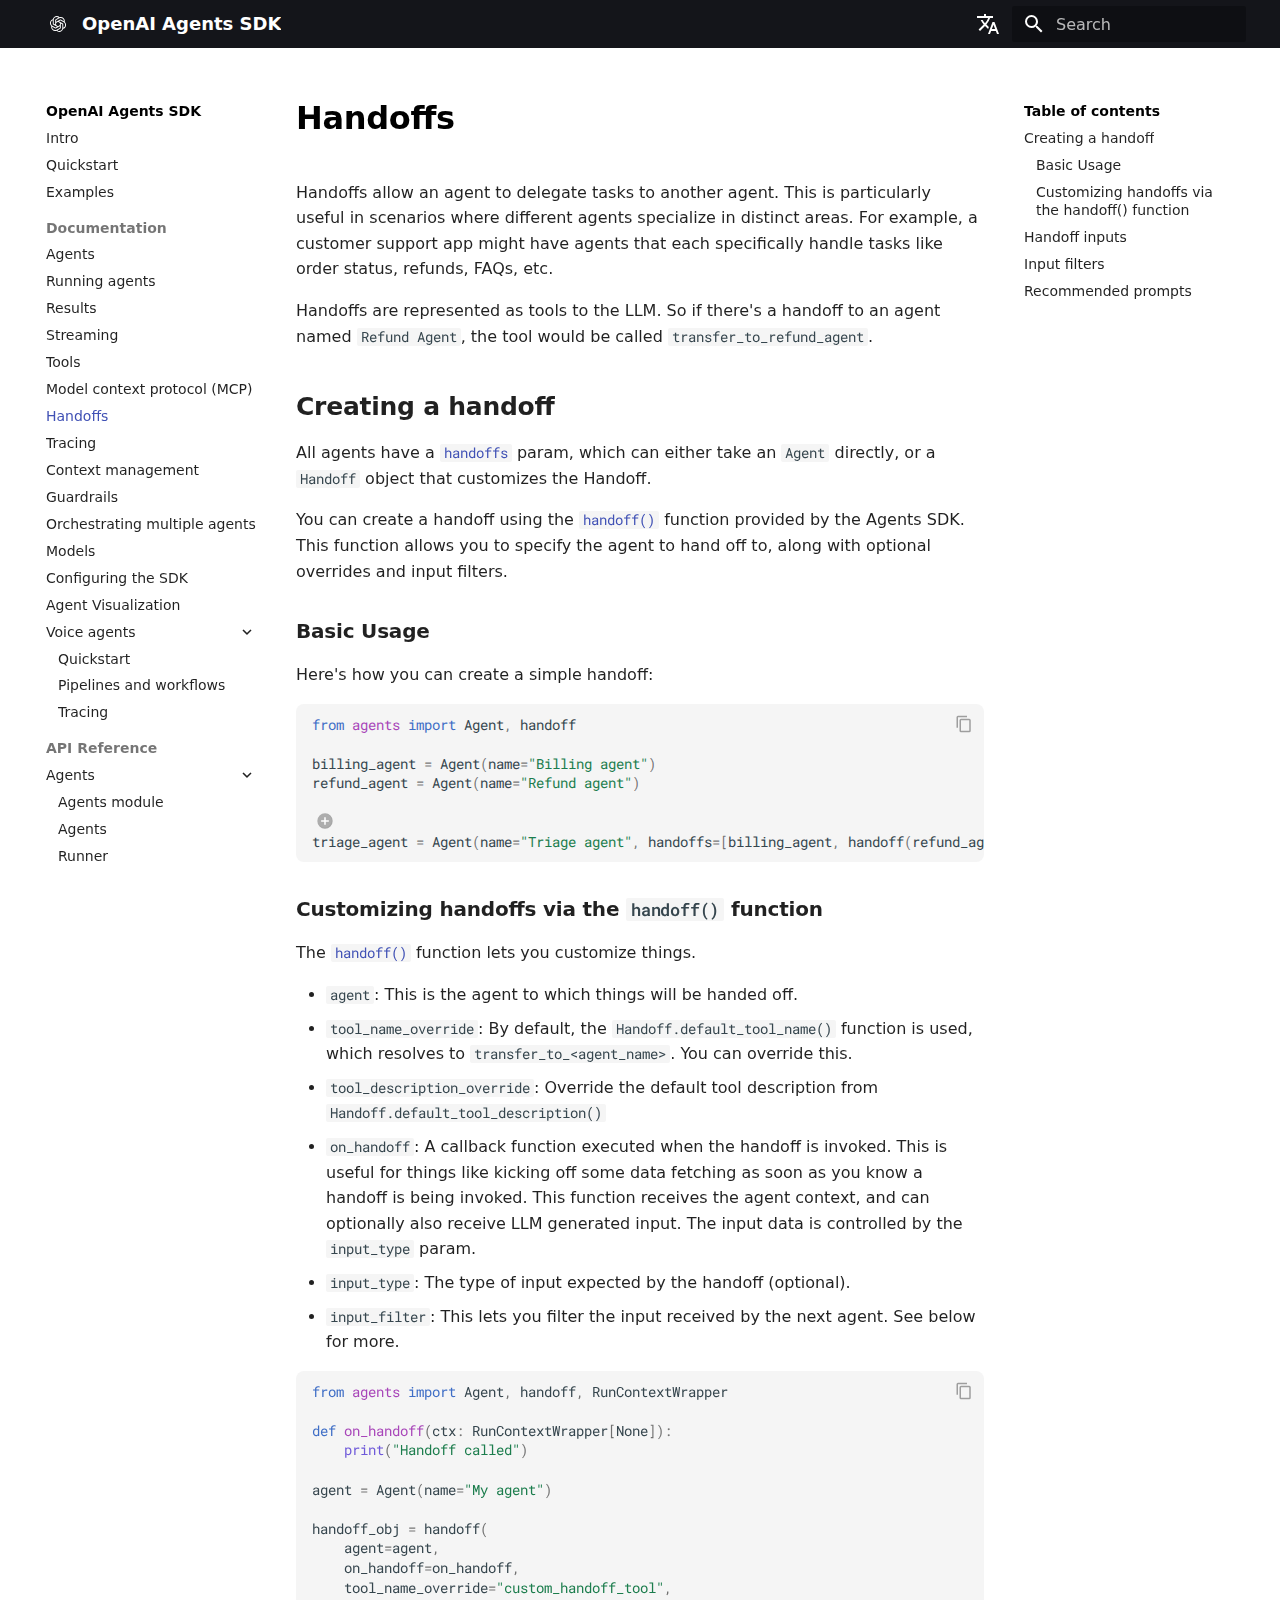
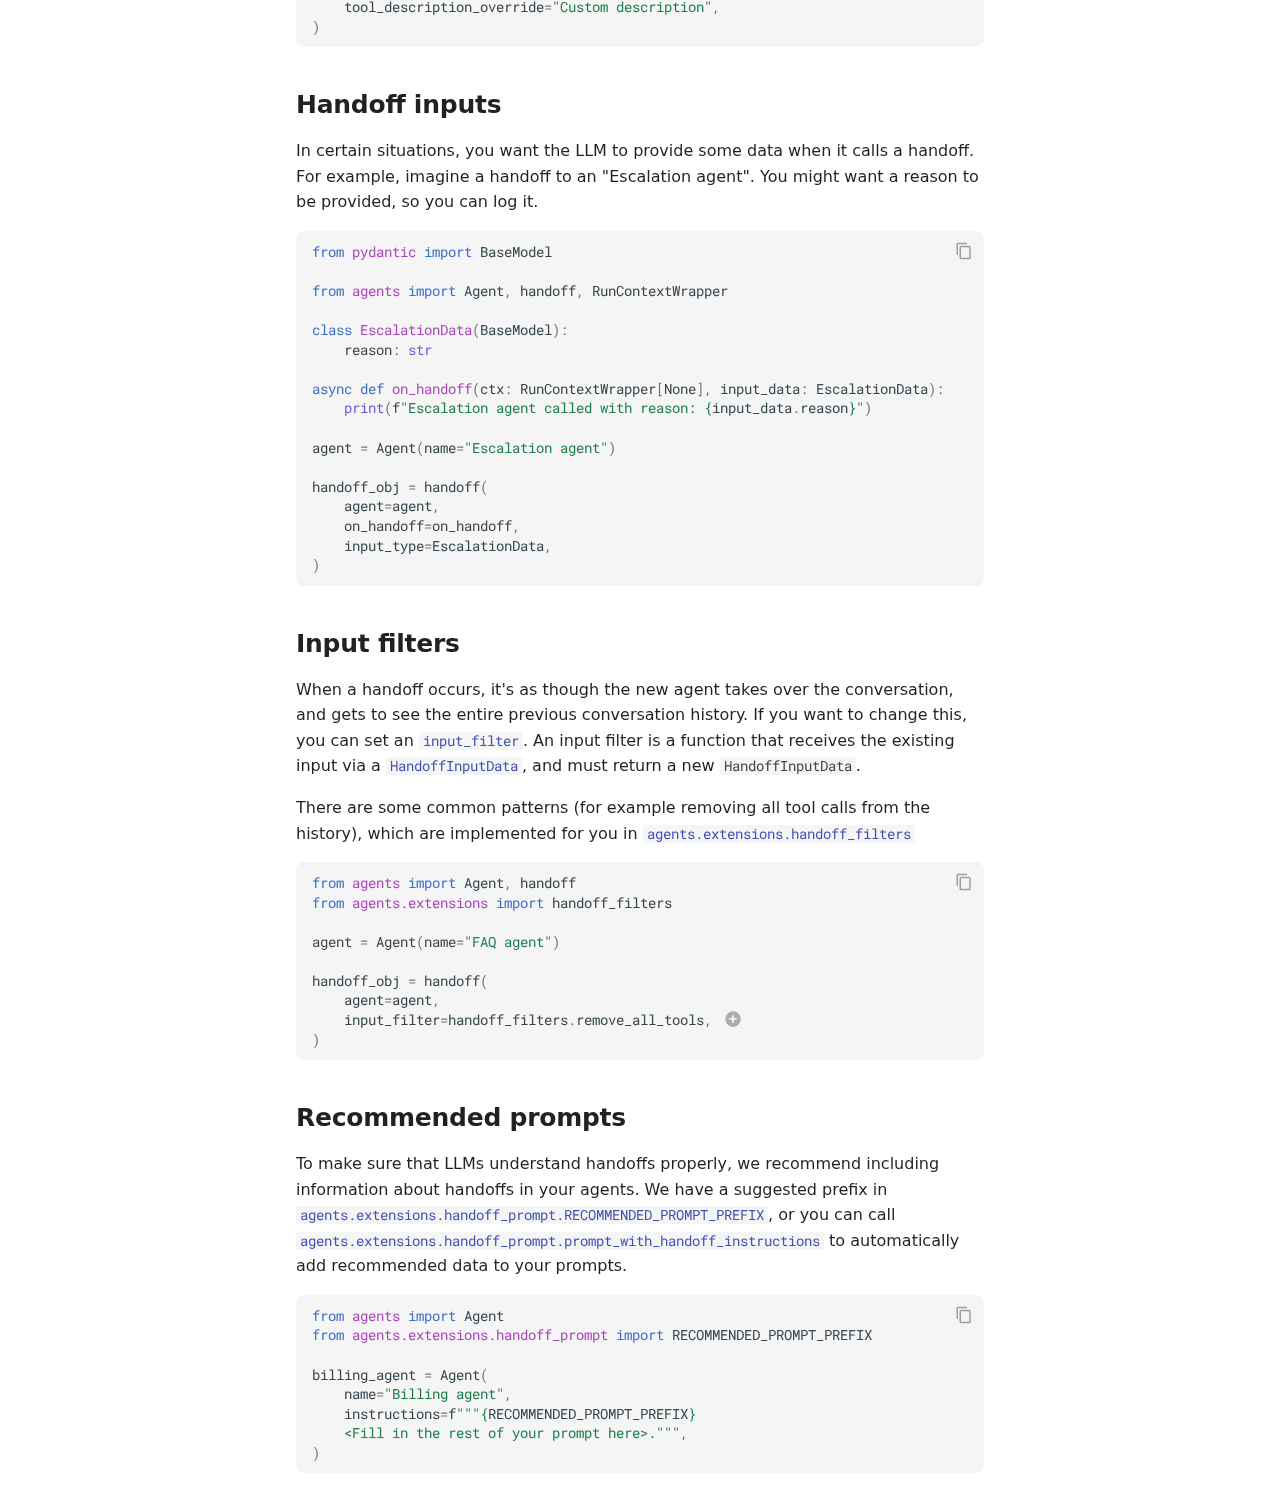
<file: handoffs/index.html>
<!doctype html>
<html lang="en" class="no-js">
  <head>
    
      <meta charset="utf-8">
      <meta name="viewport" content="width=device-width,initial-scale=1">
      
      
      
      
        <link rel="prev" href="../mcp/">
      
      
        <link rel="next" href="../tracing/">
      
      
      <link rel="icon" href="../images/favicon-platform.svg">
      <meta name="generator" content="mkdocs-1.6.1, mkdocs-material-9.6.9">
    
    
      
        <title>Handoffs - OpenAI Agents SDK</title>
      
    
    
      <link rel="stylesheet" href="../assets/stylesheets/main.4af4bdda.min.css">
      
        
        <link rel="stylesheet" href="../assets/stylesheets/palette.06af60db.min.css">
      
      


    
    
      
    
    
      
        
        
        <link rel="preconnect" href="https://fonts.gstatic.com" crossorigin>
        <link rel="stylesheet" href="https://fonts.googleapis.com/css?family=Roboto:300,300i,400,400i,700,700i%7CRoboto+Mono:400,400i,700,700i&display=fallback">
        <style>:root{--md-text-font:"Roboto";--md-code-font:"Roboto Mono"}</style>
      
    
    
      <link rel="stylesheet" href="../assets/_mkdocstrings.css">
    
      <link rel="stylesheet" href="../stylesheets/extra.css">
    
    <script>__md_scope=new URL("..",location),__md_hash=e=>[...e].reduce(((e,_)=>(e<<5)-e+_.charCodeAt(0)),0),__md_get=(e,_=localStorage,t=__md_scope)=>JSON.parse(_.getItem(t.pathname+"."+e)),__md_set=(e,_,t=localStorage,a=__md_scope)=>{try{t.setItem(a.pathname+"."+e,JSON.stringify(_))}catch(e){}}</script>
    
      

    
    
    
  </head>
  
  
    
    
    
    
    
    <body dir="ltr" data-md-color-scheme="default" data-md-color-primary="black" data-md-color-accent="indigo">
  
    
    <input class="md-toggle" data-md-toggle="drawer" type="checkbox" id="__drawer" autocomplete="off">
    <input class="md-toggle" data-md-toggle="search" type="checkbox" id="__search" autocomplete="off">
    <label class="md-overlay" for="__drawer"></label>
    <div data-md-component="skip">
      
        
        <a href="#handoffs" class="md-skip">
          Skip to content
        </a>
      
    </div>
    <div data-md-component="announce">
      
    </div>
    
    
      

  

<header class="md-header md-header--shadow" data-md-component="header">
  <nav class="md-header__inner md-grid" aria-label="Header">
    <a href=".." title="OpenAI Agents SDK" class="md-header__button md-logo" aria-label="OpenAI Agents SDK" data-md-component="logo">
      
  <img src="../assets/logo.svg" alt="logo">

    </a>
    <label class="md-header__button md-icon" for="__drawer">
      
      <svg xmlns="http://www.w3.org/2000/svg" viewBox="0 0 24 24"><path d="M3 6h18v2H3zm0 5h18v2H3zm0 5h18v2H3z"/></svg>
    </label>
    <div class="md-header__title" data-md-component="header-title">
      <div class="md-header__ellipsis">
        <div class="md-header__topic">
          <span class="md-ellipsis">
            OpenAI Agents SDK
          </span>
        </div>
        <div class="md-header__topic" data-md-component="header-topic">
          <span class="md-ellipsis">
            
              Handoffs
            
          </span>
        </div>
      </div>
    </div>
    
      
    
    
    
      <div class="md-header__option">
  <div class="md-select">
    
    <button class="md-header__button md-icon" aria-label="Select language">
      <svg xmlns="http://www.w3.org/2000/svg" viewBox="0 0 24 24"><path d="m12.87 15.07-2.54-2.51.03-.03A17.5 17.5 0 0 0 14.07 6H17V4h-7V2H8v2H1v2h11.17C11.5 7.92 10.44 9.75 9 11.35 8.07 10.32 7.3 9.19 6.69 8h-2c.73 1.63 1.73 3.17 2.98 4.56l-5.09 5.02L4 19l5-5 3.11 3.11zM18.5 10h-2L12 22h2l1.12-3h4.75L21 22h2zm-2.62 7 1.62-4.33L19.12 17z"/></svg>
    </button>
    <div class="md-select__inner">
      <ul class="md-select__list">
        
          <li class="md-select__item">
            <a href="./" hreflang="en" class="md-select__link">
              English
            </a>
          </li>
        
          <li class="md-select__item">
            <a href="../ja/handoffs/" hreflang="ja" class="md-select__link">
              日本語
            </a>
          </li>
        
      </ul>
    </div>
  </div>
</div>
    
    
      <label class="md-header__button md-icon" for="__search">
        
        <svg xmlns="http://www.w3.org/2000/svg" viewBox="0 0 24 24"><path d="M9.5 3A6.5 6.5 0 0 1 16 9.5c0 1.61-.59 3.09-1.56 4.23l.27.27h.79l5 5-1.5 1.5-5-5v-.79l-.27-.27A6.52 6.52 0 0 1 9.5 16 6.5 6.5 0 0 1 3 9.5 6.5 6.5 0 0 1 9.5 3m0 2C7 5 5 7 5 9.5S7 14 9.5 14 14 12 14 9.5 12 5 9.5 5"/></svg>
      </label>
      <div class="md-search" data-md-component="search" role="dialog">
  <label class="md-search__overlay" for="__search"></label>
  <div class="md-search__inner" role="search">
    <form class="md-search__form" name="search">
      <input type="text" class="md-search__input" name="query" aria-label="Search" placeholder="Search" autocapitalize="off" autocorrect="off" autocomplete="off" spellcheck="false" data-md-component="search-query" required>
      <label class="md-search__icon md-icon" for="__search">
        
        <svg xmlns="http://www.w3.org/2000/svg" viewBox="0 0 24 24"><path d="M9.5 3A6.5 6.5 0 0 1 16 9.5c0 1.61-.59 3.09-1.56 4.23l.27.27h.79l5 5-1.5 1.5-5-5v-.79l-.27-.27A6.52 6.52 0 0 1 9.5 16 6.5 6.5 0 0 1 3 9.5 6.5 6.5 0 0 1 9.5 3m0 2C7 5 5 7 5 9.5S7 14 9.5 14 14 12 14 9.5 12 5 9.5 5"/></svg>
        
        <svg xmlns="http://www.w3.org/2000/svg" viewBox="0 0 24 24"><path d="M20 11v2H8l5.5 5.5-1.42 1.42L4.16 12l7.92-7.92L13.5 5.5 8 11z"/></svg>
      </label>
      <nav class="md-search__options" aria-label="Search">
        
        <button type="reset" class="md-search__icon md-icon" title="Clear" aria-label="Clear" tabindex="-1">
          
          <svg xmlns="http://www.w3.org/2000/svg" viewBox="0 0 24 24"><path d="M19 6.41 17.59 5 12 10.59 6.41 5 5 6.41 10.59 12 5 17.59 6.41 19 12 13.41 17.59 19 19 17.59 13.41 12z"/></svg>
        </button>
      </nav>
      
    </form>
    <div class="md-search__output">
      <div class="md-search__scrollwrap" tabindex="0" data-md-scrollfix>
        <div class="md-search-result" data-md-component="search-result">
          <div class="md-search-result__meta">
            Initializing search
          </div>
          <ol class="md-search-result__list" role="presentation"></ol>
        </div>
      </div>
    </div>
  </div>
</div>
    
    
  </nav>
  
</header>
    
    <div class="md-container" data-md-component="container">
      
      
        
          
        
      
      <main class="md-main" data-md-component="main">
        <div class="md-main__inner md-grid">
          
            
              
              <div class="md-sidebar md-sidebar--primary" data-md-component="sidebar" data-md-type="navigation" >
                <div class="md-sidebar__scrollwrap">
                  <div class="md-sidebar__inner">
                    



<nav class="md-nav md-nav--primary" aria-label="Navigation" data-md-level="0">
  <label class="md-nav__title" for="__drawer">
    <a href=".." title="OpenAI Agents SDK" class="md-nav__button md-logo" aria-label="OpenAI Agents SDK" data-md-component="logo">
      
  <img src="../assets/logo.svg" alt="logo">

    </a>
    OpenAI Agents SDK
  </label>
  
  <ul class="md-nav__list" data-md-scrollfix>
    
      
      
  
  
  
  
    <li class="md-nav__item">
      <a href=".." class="md-nav__link">
        
  
  <span class="md-ellipsis">
    Intro
    
  </span>
  

      </a>
    </li>
  

    
      
      
  
  
  
  
    <li class="md-nav__item">
      <a href="../quickstart/" class="md-nav__link">
        
  
  <span class="md-ellipsis">
    Quickstart
    
  </span>
  

      </a>
    </li>
  

    
      
      
  
  
  
  
    <li class="md-nav__item">
      <a href="../examples/" class="md-nav__link">
        
  
  <span class="md-ellipsis">
    Examples
    
  </span>
  

      </a>
    </li>
  

    
      
      
  
  
    
  
  
  
    
    
    
      
        
        
      
    
    
    <li class="md-nav__item md-nav__item--active md-nav__item--section md-nav__item--nested">
      
        
        
        <input class="md-nav__toggle md-toggle " type="checkbox" id="__nav_4" checked>
        
          
          <label class="md-nav__link" for="__nav_4" id="__nav_4_label" tabindex="">
            
  
  <span class="md-ellipsis">
    Documentation
    
  </span>
  

            <span class="md-nav__icon md-icon"></span>
          </label>
        
        <nav class="md-nav" data-md-level="1" aria-labelledby="__nav_4_label" aria-expanded="true">
          <label class="md-nav__title" for="__nav_4">
            <span class="md-nav__icon md-icon"></span>
            Documentation
          </label>
          <ul class="md-nav__list" data-md-scrollfix>
            
              
                
  
  
  
  
    <li class="md-nav__item">
      <a href="../agents/" class="md-nav__link">
        
  
  <span class="md-ellipsis">
    Agents
    
  </span>
  

      </a>
    </li>
  

              
            
              
                
  
  
  
  
    <li class="md-nav__item">
      <a href="../running_agents/" class="md-nav__link">
        
  
  <span class="md-ellipsis">
    Running agents
    
  </span>
  

      </a>
    </li>
  

              
            
              
                
  
  
  
  
    <li class="md-nav__item">
      <a href="../results/" class="md-nav__link">
        
  
  <span class="md-ellipsis">
    Results
    
  </span>
  

      </a>
    </li>
  

              
            
              
                
  
  
  
  
    <li class="md-nav__item">
      <a href="../streaming/" class="md-nav__link">
        
  
  <span class="md-ellipsis">
    Streaming
    
  </span>
  

      </a>
    </li>
  

              
            
              
                
  
  
  
  
    <li class="md-nav__item">
      <a href="../tools/" class="md-nav__link">
        
  
  <span class="md-ellipsis">
    Tools
    
  </span>
  

      </a>
    </li>
  

              
            
              
                
  
  
  
  
    <li class="md-nav__item">
      <a href="../mcp/" class="md-nav__link">
        
  
  <span class="md-ellipsis">
    Model context protocol (MCP)
    
  </span>
  

      </a>
    </li>
  

              
            
              
                
  
  
    
  
  
  
    <li class="md-nav__item md-nav__item--active">
      
      <input class="md-nav__toggle md-toggle" type="checkbox" id="__toc">
      
      
        
      
      
        <label class="md-nav__link md-nav__link--active" for="__toc">
          
  
  <span class="md-ellipsis">
    Handoffs
    
  </span>
  

          <span class="md-nav__icon md-icon"></span>
        </label>
      
      <a href="./" class="md-nav__link md-nav__link--active">
        
  
  <span class="md-ellipsis">
    Handoffs
    
  </span>
  

      </a>
      
        

<nav class="md-nav md-nav--secondary" aria-label="Table of contents">
  
  
  
    
  
  
    <label class="md-nav__title" for="__toc">
      <span class="md-nav__icon md-icon"></span>
      Table of contents
    </label>
    <ul class="md-nav__list" data-md-component="toc" data-md-scrollfix>
      
        <li class="md-nav__item">
  <a href="#creating-a-handoff" class="md-nav__link">
    <span class="md-ellipsis">
      Creating a handoff
    </span>
  </a>
  
    <nav class="md-nav" aria-label="Creating a handoff">
      <ul class="md-nav__list">
        
          <li class="md-nav__item">
  <a href="#basic-usage" class="md-nav__link">
    <span class="md-ellipsis">
      Basic Usage
    </span>
  </a>
  
</li>
        
          <li class="md-nav__item">
  <a href="#customizing-handoffs-via-the-handoff-function" class="md-nav__link">
    <span class="md-ellipsis">
      Customizing handoffs via the handoff() function
    </span>
  </a>
  
</li>
        
      </ul>
    </nav>
  
</li>
      
        <li class="md-nav__item">
  <a href="#handoff-inputs" class="md-nav__link">
    <span class="md-ellipsis">
      Handoff inputs
    </span>
  </a>
  
</li>
      
        <li class="md-nav__item">
  <a href="#input-filters" class="md-nav__link">
    <span class="md-ellipsis">
      Input filters
    </span>
  </a>
  
</li>
      
        <li class="md-nav__item">
  <a href="#recommended-prompts" class="md-nav__link">
    <span class="md-ellipsis">
      Recommended prompts
    </span>
  </a>
  
</li>
      
    </ul>
  
</nav>
      
    </li>
  

              
            
              
                
  
  
  
  
    <li class="md-nav__item">
      <a href="../tracing/" class="md-nav__link">
        
  
  <span class="md-ellipsis">
    Tracing
    
  </span>
  

      </a>
    </li>
  

              
            
              
                
  
  
  
  
    <li class="md-nav__item">
      <a href="../context/" class="md-nav__link">
        
  
  <span class="md-ellipsis">
    Context management
    
  </span>
  

      </a>
    </li>
  

              
            
              
                
  
  
  
  
    <li class="md-nav__item">
      <a href="../guardrails/" class="md-nav__link">
        
  
  <span class="md-ellipsis">
    Guardrails
    
  </span>
  

      </a>
    </li>
  

              
            
              
                
  
  
  
  
    <li class="md-nav__item">
      <a href="../multi_agent/" class="md-nav__link">
        
  
  <span class="md-ellipsis">
    Orchestrating multiple agents
    
  </span>
  

      </a>
    </li>
  

              
            
              
                
  
  
  
  
    <li class="md-nav__item">
      <a href="../models/" class="md-nav__link">
        
  
  <span class="md-ellipsis">
    Models
    
  </span>
  

      </a>
    </li>
  

              
            
              
                
  
  
  
  
    <li class="md-nav__item">
      <a href="../config/" class="md-nav__link">
        
  
  <span class="md-ellipsis">
    Configuring the SDK
    
  </span>
  

      </a>
    </li>
  

              
            
              
                
  
  
  
  
    <li class="md-nav__item">
      <a href="../visualization/" class="md-nav__link">
        
  
  <span class="md-ellipsis">
    Agent Visualization
    
  </span>
  

      </a>
    </li>
  

              
            
              
                
  
  
  
  
    
    
    
      
    
    
    <li class="md-nav__item md-nav__item--nested">
      
        
        
          
        
        <input class="md-nav__toggle md-toggle md-toggle--indeterminate" type="checkbox" id="__nav_4_15" >
        
          
          <label class="md-nav__link" for="__nav_4_15" id="__nav_4_15_label" tabindex="0">
            
  
  <span class="md-ellipsis">
    Voice agents
    
  </span>
  

            <span class="md-nav__icon md-icon"></span>
          </label>
        
        <nav class="md-nav" data-md-level="2" aria-labelledby="__nav_4_15_label" aria-expanded="false">
          <label class="md-nav__title" for="__nav_4_15">
            <span class="md-nav__icon md-icon"></span>
            Voice agents
          </label>
          <ul class="md-nav__list" data-md-scrollfix>
            
              
                
  
  
  
  
    <li class="md-nav__item">
      <a href="../voice/quickstart/" class="md-nav__link">
        
  
  <span class="md-ellipsis">
    Quickstart
    
  </span>
  

      </a>
    </li>
  

              
            
              
                
  
  
  
  
    <li class="md-nav__item">
      <a href="../voice/pipeline/" class="md-nav__link">
        
  
  <span class="md-ellipsis">
    Pipelines and workflows
    
  </span>
  

      </a>
    </li>
  

              
            
              
                
  
  
  
  
    <li class="md-nav__item">
      <a href="../voice/tracing/" class="md-nav__link">
        
  
  <span class="md-ellipsis">
    Tracing
    
  </span>
  

      </a>
    </li>
  

              
            
          </ul>
        </nav>
      
    </li>
  

              
            
          </ul>
        </nav>
      
    </li>
  

    
      
      
  
  
  
  
    
    
    
      
        
        
      
    
    
    <li class="md-nav__item md-nav__item--section md-nav__item--nested">
      
        
        
          
        
        <input class="md-nav__toggle md-toggle md-toggle--indeterminate" type="checkbox" id="__nav_5" >
        
          
          <label class="md-nav__link" for="__nav_5" id="__nav_5_label" tabindex="">
            
  
  <span class="md-ellipsis">
    API Reference
    
  </span>
  

            <span class="md-nav__icon md-icon"></span>
          </label>
        
        <nav class="md-nav" data-md-level="1" aria-labelledby="__nav_5_label" aria-expanded="false">
          <label class="md-nav__title" for="__nav_5">
            <span class="md-nav__icon md-icon"></span>
            API Reference
          </label>
          <ul class="md-nav__list" data-md-scrollfix>
            
              
                
  
  
  
  
    
    
    
      
    
    
    <li class="md-nav__item md-nav__item--nested">
      
        
        
          
        
        <input class="md-nav__toggle md-toggle md-toggle--indeterminate" type="checkbox" id="__nav_5_1" >
        
          
          <label class="md-nav__link" for="__nav_5_1" id="__nav_5_1_label" tabindex="0">
            
  
  <span class="md-ellipsis">
    Agents
    
  </span>
  

            <span class="md-nav__icon md-icon"></span>
          </label>
        
        <nav class="md-nav" data-md-level="2" aria-labelledby="__nav_5_1_label" aria-expanded="false">
          <label class="md-nav__title" for="__nav_5_1">
            <span class="md-nav__icon md-icon"></span>
            Agents
          </label>
          <ul class="md-nav__list" data-md-scrollfix>
            
              
                
  
  
  
  
    <li class="md-nav__item">
      <a href="../ref/" class="md-nav__link">
        
  
  <span class="md-ellipsis">
    Agents module
    
  </span>
  

      </a>
    </li>
  

              
            
              
                
  
  
  
  
    <li class="md-nav__item">
      <a href="../ref/agent/" class="md-nav__link">
        
  
  <span class="md-ellipsis">
    Agents
    
  </span>
  

      </a>
    </li>
  

              
            
              
                
  
  
  
  
    <li class="md-nav__item">
      <a href="../ref/run/" class="md-nav__link">
        
  
  <span class="md-ellipsis">
    Runner
    
  </span>
  

      </a>
    </li>
  

              
            
              
                
  
  
  
  
    <li class="md-nav__item">
      <a href="../ref/tool/" class="md-nav__link">
        
  
  <span class="md-ellipsis">
    Tools
    
  </span>
  

      </a>
    </li>
  

              
            
              
                
  
  
  
  
    <li class="md-nav__item">
      <a href="../ref/result/" class="md-nav__link">
        
  
  <span class="md-ellipsis">
    Results
    
  </span>
  

      </a>
    </li>
  

              
            
              
                
  
  
  
  
    <li class="md-nav__item">
      <a href="../ref/stream_events/" class="md-nav__link">
        
  
  <span class="md-ellipsis">
    Streaming events
    
  </span>
  

      </a>
    </li>
  

              
            
              
                
  
  
  
  
    <li class="md-nav__item">
      <a href="../ref/handoffs/" class="md-nav__link">
        
  
  <span class="md-ellipsis">
    Handoffs
    
  </span>
  

      </a>
    </li>
  

              
            
              
                
  
  
  
  
    <li class="md-nav__item">
      <a href="../ref/lifecycle/" class="md-nav__link">
        
  
  <span class="md-ellipsis">
    Lifecycle
    
  </span>
  

      </a>
    </li>
  

              
            
              
                
  
  
  
  
    <li class="md-nav__item">
      <a href="../ref/items/" class="md-nav__link">
        
  
  <span class="md-ellipsis">
    Items
    
  </span>
  

      </a>
    </li>
  

              
            
              
                
  
  
  
  
    <li class="md-nav__item">
      <a href="../ref/run_context/" class="md-nav__link">
        
  
  <span class="md-ellipsis">
    Run context
    
  </span>
  

      </a>
    </li>
  

              
            
              
                
  
  
  
  
    <li class="md-nav__item">
      <a href="../ref/usage/" class="md-nav__link">
        
  
  <span class="md-ellipsis">
    Usage
    
  </span>
  

      </a>
    </li>
  

              
            
              
                
  
  
  
  
    <li class="md-nav__item">
      <a href="../ref/exceptions/" class="md-nav__link">
        
  
  <span class="md-ellipsis">
    Exceptions
    
  </span>
  

      </a>
    </li>
  

              
            
              
                
  
  
  
  
    <li class="md-nav__item">
      <a href="../ref/guardrail/" class="md-nav__link">
        
  
  <span class="md-ellipsis">
    Guardrails
    
  </span>
  

      </a>
    </li>
  

              
            
              
                
  
  
  
  
    <li class="md-nav__item">
      <a href="../ref/model_settings/" class="md-nav__link">
        
  
  <span class="md-ellipsis">
    Model settings
    
  </span>
  

      </a>
    </li>
  

              
            
              
                
  
  
  
  
    <li class="md-nav__item">
      <a href="../ref/agent_output/" class="md-nav__link">
        
  
  <span class="md-ellipsis">
    Agent output
    
  </span>
  

      </a>
    </li>
  

              
            
              
                
  
  
  
  
    <li class="md-nav__item">
      <a href="../ref/function_schema/" class="md-nav__link">
        
  
  <span class="md-ellipsis">
    Function schema
    
  </span>
  

      </a>
    </li>
  

              
            
              
                
  
  
  
  
    <li class="md-nav__item">
      <a href="../ref/models/interface/" class="md-nav__link">
        
  
  <span class="md-ellipsis">
    Model interface
    
  </span>
  

      </a>
    </li>
  

              
            
              
                
  
  
  
  
    <li class="md-nav__item">
      <a href="../ref/models/openai_chatcompletions/" class="md-nav__link">
        
  
  <span class="md-ellipsis">
    OpenAI Chat Completions model
    
  </span>
  

      </a>
    </li>
  

              
            
              
                
  
  
  
  
    <li class="md-nav__item">
      <a href="../ref/models/openai_responses/" class="md-nav__link">
        
  
  <span class="md-ellipsis">
    OpenAI Responses model
    
  </span>
  

      </a>
    </li>
  

              
            
              
                
  
  
  
  
    <li class="md-nav__item">
      <a href="../ref/mcp/server/" class="md-nav__link">
        
  
  <span class="md-ellipsis">
    MCP Servers
    
  </span>
  

      </a>
    </li>
  

              
            
              
                
  
  
  
  
    <li class="md-nav__item">
      <a href="../ref/mcp/util/" class="md-nav__link">
        
  
  <span class="md-ellipsis">
    MCP Util
    
  </span>
  

      </a>
    </li>
  

              
            
          </ul>
        </nav>
      
    </li>
  

              
            
              
                
  
  
  
  
    
    
    
      
    
    
    <li class="md-nav__item md-nav__item--nested">
      
        
        
          
        
        <input class="md-nav__toggle md-toggle md-toggle--indeterminate" type="checkbox" id="__nav_5_2" >
        
          
          <label class="md-nav__link" for="__nav_5_2" id="__nav_5_2_label" tabindex="0">
            
  
  <span class="md-ellipsis">
    Tracing
    
  </span>
  

            <span class="md-nav__icon md-icon"></span>
          </label>
        
        <nav class="md-nav" data-md-level="2" aria-labelledby="__nav_5_2_label" aria-expanded="false">
          <label class="md-nav__title" for="__nav_5_2">
            <span class="md-nav__icon md-icon"></span>
            Tracing
          </label>
          <ul class="md-nav__list" data-md-scrollfix>
            
              
                
  
  
  
  
    <li class="md-nav__item">
      <a href="../ref/tracing/" class="md-nav__link">
        
  
  <span class="md-ellipsis">
    Tracing module
    
  </span>
  

      </a>
    </li>
  

              
            
              
                
  
  
  
  
    <li class="md-nav__item">
      <a href="../ref/tracing/create/" class="md-nav__link">
        
  
  <span class="md-ellipsis">
    Creating traces/spans
    
  </span>
  

      </a>
    </li>
  

              
            
              
                
  
  
  
  
    <li class="md-nav__item">
      <a href="../ref/tracing/traces/" class="md-nav__link">
        
  
  <span class="md-ellipsis">
    Traces
    
  </span>
  

      </a>
    </li>
  

              
            
              
                
  
  
  
  
    <li class="md-nav__item">
      <a href="../ref/tracing/spans/" class="md-nav__link">
        
  
  <span class="md-ellipsis">
    Spans
    
  </span>
  

      </a>
    </li>
  

              
            
              
                
  
  
  
  
    <li class="md-nav__item">
      <a href="../ref/tracing/processor_interface/" class="md-nav__link">
        
  
  <span class="md-ellipsis">
    Processor interface
    
  </span>
  

      </a>
    </li>
  

              
            
              
                
  
  
  
  
    <li class="md-nav__item">
      <a href="../ref/tracing/processors/" class="md-nav__link">
        
  
  <span class="md-ellipsis">
    Processors
    
  </span>
  

      </a>
    </li>
  

              
            
              
                
  
  
  
  
    <li class="md-nav__item">
      <a href="../ref/tracing/scope/" class="md-nav__link">
        
  
  <span class="md-ellipsis">
    Scope
    
  </span>
  

      </a>
    </li>
  

              
            
              
                
  
  
  
  
    <li class="md-nav__item">
      <a href="../ref/tracing/setup/" class="md-nav__link">
        
  
  <span class="md-ellipsis">
    Setup
    
  </span>
  

      </a>
    </li>
  

              
            
              
                
  
  
  
  
    <li class="md-nav__item">
      <a href="../ref/tracing/span_data/" class="md-nav__link">
        
  
  <span class="md-ellipsis">
    Span data
    
  </span>
  

      </a>
    </li>
  

              
            
              
                
  
  
  
  
    <li class="md-nav__item">
      <a href="../ref/tracing/util/" class="md-nav__link">
        
  
  <span class="md-ellipsis">
    Util
    
  </span>
  

      </a>
    </li>
  

              
            
          </ul>
        </nav>
      
    </li>
  

              
            
              
                
  
  
  
  
    
    
    
      
    
    
    <li class="md-nav__item md-nav__item--nested">
      
        
        
          
        
        <input class="md-nav__toggle md-toggle md-toggle--indeterminate" type="checkbox" id="__nav_5_3" >
        
          
          <label class="md-nav__link" for="__nav_5_3" id="__nav_5_3_label" tabindex="0">
            
  
  <span class="md-ellipsis">
    Voice
    
  </span>
  

            <span class="md-nav__icon md-icon"></span>
          </label>
        
        <nav class="md-nav" data-md-level="2" aria-labelledby="__nav_5_3_label" aria-expanded="false">
          <label class="md-nav__title" for="__nav_5_3">
            <span class="md-nav__icon md-icon"></span>
            Voice
          </label>
          <ul class="md-nav__list" data-md-scrollfix>
            
              
                
  
  
  
  
    <li class="md-nav__item">
      <a href="../ref/voice/pipeline/" class="md-nav__link">
        
  
  <span class="md-ellipsis">
    Pipeline
    
  </span>
  

      </a>
    </li>
  

              
            
              
                
  
  
  
  
    <li class="md-nav__item">
      <a href="../ref/voice/workflow/" class="md-nav__link">
        
  
  <span class="md-ellipsis">
    Workflow
    
  </span>
  

      </a>
    </li>
  

              
            
              
                
  
  
  
  
    <li class="md-nav__item">
      <a href="../ref/voice/input/" class="md-nav__link">
        
  
  <span class="md-ellipsis">
    Input
    
  </span>
  

      </a>
    </li>
  

              
            
              
                
  
  
  
  
    <li class="md-nav__item">
      <a href="../ref/voice/result/" class="md-nav__link">
        
  
  <span class="md-ellipsis">
    Result
    
  </span>
  

      </a>
    </li>
  

              
            
              
                
  
  
  
  
    <li class="md-nav__item">
      <a href="../ref/voice/pipeline_config/" class="md-nav__link">
        
  
  <span class="md-ellipsis">
    Pipeline Config
    
  </span>
  

      </a>
    </li>
  

              
            
              
                
  
  
  
  
    <li class="md-nav__item">
      <a href="../ref/voice/events/" class="md-nav__link">
        
  
  <span class="md-ellipsis">
    Events
    
  </span>
  

      </a>
    </li>
  

              
            
              
                
  
  
  
  
    <li class="md-nav__item">
      <a href="../ref/voice/exceptions/" class="md-nav__link">
        
  
  <span class="md-ellipsis">
    Exceptions
    
  </span>
  

      </a>
    </li>
  

              
            
              
                
  
  
  
  
    <li class="md-nav__item">
      <a href="../ref/voice/model/" class="md-nav__link">
        
  
  <span class="md-ellipsis">
    Model
    
  </span>
  

      </a>
    </li>
  

              
            
              
                
  
  
  
  
    <li class="md-nav__item">
      <a href="../ref/voice/utils/" class="md-nav__link">
        
  
  <span class="md-ellipsis">
    Utils
    
  </span>
  

      </a>
    </li>
  

              
            
              
                
  
  
  
  
    <li class="md-nav__item">
      <a href="../ref/voice/models/openai_provider/" class="md-nav__link">
        
  
  <span class="md-ellipsis">
    OpenAIVoiceModelProvider
    
  </span>
  

      </a>
    </li>
  

              
            
              
                
  
  
  
  
    <li class="md-nav__item">
      <a href="../ref/voice/models/openai_stt/" class="md-nav__link">
        
  
  <span class="md-ellipsis">
    OpenAI STT
    
  </span>
  

      </a>
    </li>
  

              
            
              
                
  
  
  
  
    <li class="md-nav__item">
      <a href="../ref/voice/models/openai_tts/" class="md-nav__link">
        
  
  <span class="md-ellipsis">
    OpenAI TTS
    
  </span>
  

      </a>
    </li>
  

              
            
          </ul>
        </nav>
      
    </li>
  

              
            
              
                
  
  
  
  
    
    
    
      
    
    
    <li class="md-nav__item md-nav__item--nested">
      
        
        
          
        
        <input class="md-nav__toggle md-toggle md-toggle--indeterminate" type="checkbox" id="__nav_5_4" >
        
          
          <label class="md-nav__link" for="__nav_5_4" id="__nav_5_4_label" tabindex="0">
            
  
  <span class="md-ellipsis">
    Extensions
    
  </span>
  

            <span class="md-nav__icon md-icon"></span>
          </label>
        
        <nav class="md-nav" data-md-level="2" aria-labelledby="__nav_5_4_label" aria-expanded="false">
          <label class="md-nav__title" for="__nav_5_4">
            <span class="md-nav__icon md-icon"></span>
            Extensions
          </label>
          <ul class="md-nav__list" data-md-scrollfix>
            
              
                
  
  
  
  
    <li class="md-nav__item">
      <a href="../ref/extensions/handoff_filters/" class="md-nav__link">
        
  
  <span class="md-ellipsis">
    Handoff filters
    
  </span>
  

      </a>
    </li>
  

              
            
              
                
  
  
  
  
    <li class="md-nav__item">
      <a href="../ref/extensions/handoff_prompt/" class="md-nav__link">
        
  
  <span class="md-ellipsis">
    Handoff prompt
    
  </span>
  

      </a>
    </li>
  

              
            
          </ul>
        </nav>
      
    </li>
  

              
            
          </ul>
        </nav>
      
    </li>
  

    
  </ul>
</nav>
                  </div>
                </div>
              </div>
            
            
              
              <div class="md-sidebar md-sidebar--secondary" data-md-component="sidebar" data-md-type="toc" >
                <div class="md-sidebar__scrollwrap">
                  <div class="md-sidebar__inner">
                    

<nav class="md-nav md-nav--secondary" aria-label="Table of contents">
  
  
  
    
  
  
    <label class="md-nav__title" for="__toc">
      <span class="md-nav__icon md-icon"></span>
      Table of contents
    </label>
    <ul class="md-nav__list" data-md-component="toc" data-md-scrollfix>
      
        <li class="md-nav__item">
  <a href="#creating-a-handoff" class="md-nav__link">
    <span class="md-ellipsis">
      Creating a handoff
    </span>
  </a>
  
    <nav class="md-nav" aria-label="Creating a handoff">
      <ul class="md-nav__list">
        
          <li class="md-nav__item">
  <a href="#basic-usage" class="md-nav__link">
    <span class="md-ellipsis">
      Basic Usage
    </span>
  </a>
  
</li>
        
          <li class="md-nav__item">
  <a href="#customizing-handoffs-via-the-handoff-function" class="md-nav__link">
    <span class="md-ellipsis">
      Customizing handoffs via the handoff() function
    </span>
  </a>
  
</li>
        
      </ul>
    </nav>
  
</li>
      
        <li class="md-nav__item">
  <a href="#handoff-inputs" class="md-nav__link">
    <span class="md-ellipsis">
      Handoff inputs
    </span>
  </a>
  
</li>
      
        <li class="md-nav__item">
  <a href="#input-filters" class="md-nav__link">
    <span class="md-ellipsis">
      Input filters
    </span>
  </a>
  
</li>
      
        <li class="md-nav__item">
  <a href="#recommended-prompts" class="md-nav__link">
    <span class="md-ellipsis">
      Recommended prompts
    </span>
  </a>
  
</li>
      
    </ul>
  
</nav>
                  </div>
                </div>
              </div>
            
          
          
            <div class="md-content" data-md-component="content">
              <article class="md-content__inner md-typeset">
                
                  



<h1 id="handoffs">Handoffs</h1>
<p>Handoffs allow an agent to delegate tasks to another agent. This is particularly useful in scenarios where different agents specialize in distinct areas. For example, a customer support app might have agents that each specifically handle tasks like order status, refunds, FAQs, etc.</p>
<p>Handoffs are represented as tools to the LLM. So if there's a handoff to an agent named <code>Refund Agent</code>, the tool would be called <code>transfer_to_refund_agent</code>.</p>
<h2 id="creating-a-handoff">Creating a handoff</h2>
<p>All agents have a <a class="autorefs autorefs-internal" title="handoffs


  
      class-attribute
      instance-attribute
  " href="../ref/agent/#agents.agent.Agent.handoffs"><code>handoffs</code></a> param, which can either take an <code>Agent</code> directly, or a <code>Handoff</code> object that customizes the Handoff.</p>
<p>You can create a handoff using the <a class="autorefs autorefs-internal" title="handoff" href="../ref/handoffs/#agents.handoffs.handoff"><code>handoff()</code></a> function provided by the Agents SDK. This function allows you to specify the agent to hand off to, along with optional overrides and input filters.</p>
<h3 id="basic-usage">Basic Usage</h3>
<p>Here's how you can create a simple handoff:</p>
<div class="language-python highlight"><pre><span></span><code><span id="__span-0-1"><a id="__codelineno-0-1" name="__codelineno-0-1" href="#__codelineno-0-1"></a><span class="kn">from</span><span class="w"> </span><span class="nn">agents</span><span class="w"> </span><span class="kn">import</span> <span class="n">Agent</span><span class="p">,</span> <span class="n">handoff</span>
</span><span id="__span-0-2"><a id="__codelineno-0-2" name="__codelineno-0-2" href="#__codelineno-0-2"></a>
</span><span id="__span-0-3"><a id="__codelineno-0-3" name="__codelineno-0-3" href="#__codelineno-0-3"></a><span class="n">billing_agent</span> <span class="o">=</span> <span class="n">Agent</span><span class="p">(</span><span class="n">name</span><span class="o">=</span><span class="s2">&quot;Billing agent&quot;</span><span class="p">)</span>
</span><span id="__span-0-4"><a id="__codelineno-0-4" name="__codelineno-0-4" href="#__codelineno-0-4"></a><span class="n">refund_agent</span> <span class="o">=</span> <span class="n">Agent</span><span class="p">(</span><span class="n">name</span><span class="o">=</span><span class="s2">&quot;Refund agent&quot;</span><span class="p">)</span>
</span><span id="__span-0-5"><a id="__codelineno-0-5" name="__codelineno-0-5" href="#__codelineno-0-5"></a>
</span><span id="__span-0-6"><a id="__codelineno-0-6" name="__codelineno-0-6" href="#__codelineno-0-6"></a><span class="c1"># (1)!</span>
</span><span id="__span-0-7"><a id="__codelineno-0-7" name="__codelineno-0-7" href="#__codelineno-0-7"></a><span class="n">triage_agent</span> <span class="o">=</span> <span class="n">Agent</span><span class="p">(</span><span class="n">name</span><span class="o">=</span><span class="s2">&quot;Triage agent&quot;</span><span class="p">,</span> <span class="n">handoffs</span><span class="o">=</span><span class="p">[</span><span class="n">billing_agent</span><span class="p">,</span> <span class="n">handoff</span><span class="p">(</span><span class="n">refund_agent</span><span class="p">)])</span>
</span></code></pre></div>
<ol>
<li>You can use the agent directly (as in <code>billing_agent</code>), or you can use the <code>handoff()</code> function.</li>
</ol>
<h3 id="customizing-handoffs-via-the-handoff-function">Customizing handoffs via the <code>handoff()</code> function</h3>
<p>The <a class="autorefs autorefs-internal" title="handoff" href="../ref/handoffs/#agents.handoffs.handoff"><code>handoff()</code></a> function lets you customize things.</p>
<ul>
<li><code>agent</code>: This is the agent to which things will be handed off.</li>
<li><code>tool_name_override</code>: By default, the <code>Handoff.default_tool_name()</code> function is used, which resolves to <code>transfer_to_&lt;agent_name&gt;</code>. You can override this.</li>
<li><code>tool_description_override</code>: Override the default tool description from <code>Handoff.default_tool_description()</code></li>
<li><code>on_handoff</code>: A callback function executed when the handoff is invoked. This is useful for things like kicking off some data fetching as soon as you know a handoff is being invoked. This function receives the agent context, and can optionally also receive LLM generated input. The input data is controlled by the <code>input_type</code> param.</li>
<li><code>input_type</code>: The type of input expected by the handoff (optional).</li>
<li><code>input_filter</code>: This lets you filter the input received by the next agent. See below for more.</li>
</ul>
<div class="language-python highlight"><pre><span></span><code><span id="__span-1-1"><a id="__codelineno-1-1" name="__codelineno-1-1" href="#__codelineno-1-1"></a><span class="kn">from</span><span class="w"> </span><span class="nn">agents</span><span class="w"> </span><span class="kn">import</span> <span class="n">Agent</span><span class="p">,</span> <span class="n">handoff</span><span class="p">,</span> <span class="n">RunContextWrapper</span>
</span><span id="__span-1-2"><a id="__codelineno-1-2" name="__codelineno-1-2" href="#__codelineno-1-2"></a>
</span><span id="__span-1-3"><a id="__codelineno-1-3" name="__codelineno-1-3" href="#__codelineno-1-3"></a><span class="k">def</span><span class="w"> </span><span class="nf">on_handoff</span><span class="p">(</span><span class="n">ctx</span><span class="p">:</span> <span class="n">RunContextWrapper</span><span class="p">[</span><span class="kc">None</span><span class="p">]):</span>
</span><span id="__span-1-4"><a id="__codelineno-1-4" name="__codelineno-1-4" href="#__codelineno-1-4"></a>    <span class="nb">print</span><span class="p">(</span><span class="s2">&quot;Handoff called&quot;</span><span class="p">)</span>
</span><span id="__span-1-5"><a id="__codelineno-1-5" name="__codelineno-1-5" href="#__codelineno-1-5"></a>
</span><span id="__span-1-6"><a id="__codelineno-1-6" name="__codelineno-1-6" href="#__codelineno-1-6"></a><span class="n">agent</span> <span class="o">=</span> <span class="n">Agent</span><span class="p">(</span><span class="n">name</span><span class="o">=</span><span class="s2">&quot;My agent&quot;</span><span class="p">)</span>
</span><span id="__span-1-7"><a id="__codelineno-1-7" name="__codelineno-1-7" href="#__codelineno-1-7"></a>
</span><span id="__span-1-8"><a id="__codelineno-1-8" name="__codelineno-1-8" href="#__codelineno-1-8"></a><span class="n">handoff_obj</span> <span class="o">=</span> <span class="n">handoff</span><span class="p">(</span>
</span><span id="__span-1-9"><a id="__codelineno-1-9" name="__codelineno-1-9" href="#__codelineno-1-9"></a>    <span class="n">agent</span><span class="o">=</span><span class="n">agent</span><span class="p">,</span>
</span><span id="__span-1-10"><a id="__codelineno-1-10" name="__codelineno-1-10" href="#__codelineno-1-10"></a>    <span class="n">on_handoff</span><span class="o">=</span><span class="n">on_handoff</span><span class="p">,</span>
</span><span id="__span-1-11"><a id="__codelineno-1-11" name="__codelineno-1-11" href="#__codelineno-1-11"></a>    <span class="n">tool_name_override</span><span class="o">=</span><span class="s2">&quot;custom_handoff_tool&quot;</span><span class="p">,</span>
</span><span id="__span-1-12"><a id="__codelineno-1-12" name="__codelineno-1-12" href="#__codelineno-1-12"></a>    <span class="n">tool_description_override</span><span class="o">=</span><span class="s2">&quot;Custom description&quot;</span><span class="p">,</span>
</span><span id="__span-1-13"><a id="__codelineno-1-13" name="__codelineno-1-13" href="#__codelineno-1-13"></a><span class="p">)</span>
</span></code></pre></div>
<h2 id="handoff-inputs">Handoff inputs</h2>
<p>In certain situations, you want the LLM to provide some data when it calls a handoff. For example, imagine a handoff to an "Escalation agent". You might want a reason to be provided, so you can log it.</p>
<div class="language-python highlight"><pre><span></span><code><span id="__span-2-1"><a id="__codelineno-2-1" name="__codelineno-2-1" href="#__codelineno-2-1"></a><span class="kn">from</span><span class="w"> </span><span class="nn">pydantic</span><span class="w"> </span><span class="kn">import</span> <span class="n">BaseModel</span>
</span><span id="__span-2-2"><a id="__codelineno-2-2" name="__codelineno-2-2" href="#__codelineno-2-2"></a>
</span><span id="__span-2-3"><a id="__codelineno-2-3" name="__codelineno-2-3" href="#__codelineno-2-3"></a><span class="kn">from</span><span class="w"> </span><span class="nn">agents</span><span class="w"> </span><span class="kn">import</span> <span class="n">Agent</span><span class="p">,</span> <span class="n">handoff</span><span class="p">,</span> <span class="n">RunContextWrapper</span>
</span><span id="__span-2-4"><a id="__codelineno-2-4" name="__codelineno-2-4" href="#__codelineno-2-4"></a>
</span><span id="__span-2-5"><a id="__codelineno-2-5" name="__codelineno-2-5" href="#__codelineno-2-5"></a><span class="k">class</span><span class="w"> </span><span class="nc">EscalationData</span><span class="p">(</span><span class="n">BaseModel</span><span class="p">):</span>
</span><span id="__span-2-6"><a id="__codelineno-2-6" name="__codelineno-2-6" href="#__codelineno-2-6"></a>    <span class="n">reason</span><span class="p">:</span> <span class="nb">str</span>
</span><span id="__span-2-7"><a id="__codelineno-2-7" name="__codelineno-2-7" href="#__codelineno-2-7"></a>
</span><span id="__span-2-8"><a id="__codelineno-2-8" name="__codelineno-2-8" href="#__codelineno-2-8"></a><span class="k">async</span> <span class="k">def</span><span class="w"> </span><span class="nf">on_handoff</span><span class="p">(</span><span class="n">ctx</span><span class="p">:</span> <span class="n">RunContextWrapper</span><span class="p">[</span><span class="kc">None</span><span class="p">],</span> <span class="n">input_data</span><span class="p">:</span> <span class="n">EscalationData</span><span class="p">):</span>
</span><span id="__span-2-9"><a id="__codelineno-2-9" name="__codelineno-2-9" href="#__codelineno-2-9"></a>    <span class="nb">print</span><span class="p">(</span><span class="sa">f</span><span class="s2">&quot;Escalation agent called with reason: </span><span class="si">{</span><span class="n">input_data</span><span class="o">.</span><span class="n">reason</span><span class="si">}</span><span class="s2">&quot;</span><span class="p">)</span>
</span><span id="__span-2-10"><a id="__codelineno-2-10" name="__codelineno-2-10" href="#__codelineno-2-10"></a>
</span><span id="__span-2-11"><a id="__codelineno-2-11" name="__codelineno-2-11" href="#__codelineno-2-11"></a><span class="n">agent</span> <span class="o">=</span> <span class="n">Agent</span><span class="p">(</span><span class="n">name</span><span class="o">=</span><span class="s2">&quot;Escalation agent&quot;</span><span class="p">)</span>
</span><span id="__span-2-12"><a id="__codelineno-2-12" name="__codelineno-2-12" href="#__codelineno-2-12"></a>
</span><span id="__span-2-13"><a id="__codelineno-2-13" name="__codelineno-2-13" href="#__codelineno-2-13"></a><span class="n">handoff_obj</span> <span class="o">=</span> <span class="n">handoff</span><span class="p">(</span>
</span><span id="__span-2-14"><a id="__codelineno-2-14" name="__codelineno-2-14" href="#__codelineno-2-14"></a>    <span class="n">agent</span><span class="o">=</span><span class="n">agent</span><span class="p">,</span>
</span><span id="__span-2-15"><a id="__codelineno-2-15" name="__codelineno-2-15" href="#__codelineno-2-15"></a>    <span class="n">on_handoff</span><span class="o">=</span><span class="n">on_handoff</span><span class="p">,</span>
</span><span id="__span-2-16"><a id="__codelineno-2-16" name="__codelineno-2-16" href="#__codelineno-2-16"></a>    <span class="n">input_type</span><span class="o">=</span><span class="n">EscalationData</span><span class="p">,</span>
</span><span id="__span-2-17"><a id="__codelineno-2-17" name="__codelineno-2-17" href="#__codelineno-2-17"></a><span class="p">)</span>
</span></code></pre></div>
<h2 id="input-filters">Input filters</h2>
<p>When a handoff occurs, it's as though the new agent takes over the conversation, and gets to see the entire previous conversation history. If you want to change this, you can set an <a class="autorefs autorefs-internal" title="input_filter


  
      class-attribute
      instance-attribute
  " href="../ref/handoffs/#agents.handoffs.Handoff.input_filter"><code>input_filter</code></a>. An input filter is a function that receives the existing input via a <a class="autorefs autorefs-internal" title="HandoffInputData


  
      dataclass
  " href="../ref/handoffs/#agents.handoffs.HandoffInputData"><code>HandoffInputData</code></a>, and must return a new <code>HandoffInputData</code>.</p>
<p>There are some common patterns (for example removing all tool calls from the history), which are implemented for you in <a class="autorefs autorefs-internal" href="../ref/extensions/handoff_filters/#agents.extensions.handoff_filters"><code>agents.extensions.handoff_filters</code></a></p>
<div class="language-python highlight"><pre><span></span><code><span id="__span-3-1"><a id="__codelineno-3-1" name="__codelineno-3-1" href="#__codelineno-3-1"></a><span class="kn">from</span><span class="w"> </span><span class="nn">agents</span><span class="w"> </span><span class="kn">import</span> <span class="n">Agent</span><span class="p">,</span> <span class="n">handoff</span>
</span><span id="__span-3-2"><a id="__codelineno-3-2" name="__codelineno-3-2" href="#__codelineno-3-2"></a><span class="kn">from</span><span class="w"> </span><span class="nn">agents.extensions</span><span class="w"> </span><span class="kn">import</span> <span class="n">handoff_filters</span>
</span><span id="__span-3-3"><a id="__codelineno-3-3" name="__codelineno-3-3" href="#__codelineno-3-3"></a>
</span><span id="__span-3-4"><a id="__codelineno-3-4" name="__codelineno-3-4" href="#__codelineno-3-4"></a><span class="n">agent</span> <span class="o">=</span> <span class="n">Agent</span><span class="p">(</span><span class="n">name</span><span class="o">=</span><span class="s2">&quot;FAQ agent&quot;</span><span class="p">)</span>
</span><span id="__span-3-5"><a id="__codelineno-3-5" name="__codelineno-3-5" href="#__codelineno-3-5"></a>
</span><span id="__span-3-6"><a id="__codelineno-3-6" name="__codelineno-3-6" href="#__codelineno-3-6"></a><span class="n">handoff_obj</span> <span class="o">=</span> <span class="n">handoff</span><span class="p">(</span>
</span><span id="__span-3-7"><a id="__codelineno-3-7" name="__codelineno-3-7" href="#__codelineno-3-7"></a>    <span class="n">agent</span><span class="o">=</span><span class="n">agent</span><span class="p">,</span>
</span><span id="__span-3-8"><a id="__codelineno-3-8" name="__codelineno-3-8" href="#__codelineno-3-8"></a>    <span class="n">input_filter</span><span class="o">=</span><span class="n">handoff_filters</span><span class="o">.</span><span class="n">remove_all_tools</span><span class="p">,</span> <span class="c1"># (1)!</span>
</span><span id="__span-3-9"><a id="__codelineno-3-9" name="__codelineno-3-9" href="#__codelineno-3-9"></a><span class="p">)</span>
</span></code></pre></div>
<ol>
<li>This will automatically remove all tools from the history when <code>FAQ agent</code> is called.</li>
</ol>
<h2 id="recommended-prompts">Recommended prompts</h2>
<p>To make sure that LLMs understand handoffs properly, we recommend including information about handoffs in your agents. We have a suggested prefix in <a class="autorefs autorefs-internal" title="RECOMMENDED_PROMPT_PREFIX


  
      module-attribute
  " href="../ref/extensions/handoff_prompt/#agents.extensions.handoff_prompt.RECOMMENDED_PROMPT_PREFIX"><code>agents.extensions.handoff_prompt.RECOMMENDED_PROMPT_PREFIX</code></a>, or you can call <a class="autorefs autorefs-internal" title="prompt_with_handoff_instructions" href="../ref/extensions/handoff_prompt/#agents.extensions.handoff_prompt.prompt_with_handoff_instructions"><code>agents.extensions.handoff_prompt.prompt_with_handoff_instructions</code></a> to automatically add recommended data to your prompts.</p>
<div class="language-python highlight"><pre><span></span><code><span id="__span-4-1"><a id="__codelineno-4-1" name="__codelineno-4-1" href="#__codelineno-4-1"></a><span class="kn">from</span><span class="w"> </span><span class="nn">agents</span><span class="w"> </span><span class="kn">import</span> <span class="n">Agent</span>
</span><span id="__span-4-2"><a id="__codelineno-4-2" name="__codelineno-4-2" href="#__codelineno-4-2"></a><span class="kn">from</span><span class="w"> </span><span class="nn">agents.extensions.handoff_prompt</span><span class="w"> </span><span class="kn">import</span> <span class="n">RECOMMENDED_PROMPT_PREFIX</span>
</span><span id="__span-4-3"><a id="__codelineno-4-3" name="__codelineno-4-3" href="#__codelineno-4-3"></a>
</span><span id="__span-4-4"><a id="__codelineno-4-4" name="__codelineno-4-4" href="#__codelineno-4-4"></a><span class="n">billing_agent</span> <span class="o">=</span> <span class="n">Agent</span><span class="p">(</span>
</span><span id="__span-4-5"><a id="__codelineno-4-5" name="__codelineno-4-5" href="#__codelineno-4-5"></a>    <span class="n">name</span><span class="o">=</span><span class="s2">&quot;Billing agent&quot;</span><span class="p">,</span>
</span><span id="__span-4-6"><a id="__codelineno-4-6" name="__codelineno-4-6" href="#__codelineno-4-6"></a>    <span class="n">instructions</span><span class="o">=</span><span class="sa">f</span><span class="s2">&quot;&quot;&quot;</span><span class="si">{</span><span class="n">RECOMMENDED_PROMPT_PREFIX</span><span class="si">}</span>
</span><span id="__span-4-7"><a id="__codelineno-4-7" name="__codelineno-4-7" href="#__codelineno-4-7"></a><span class="s2">    &lt;Fill in the rest of your prompt here&gt;.&quot;&quot;&quot;</span><span class="p">,</span>
</span><span id="__span-4-8"><a id="__codelineno-4-8" name="__codelineno-4-8" href="#__codelineno-4-8"></a><span class="p">)</span>
</span></code></pre></div>












                
              </article>
            </div>
          
          
<script>var target=document.getElementById(location.hash.slice(1));target&&target.name&&(target.checked=target.name.startsWith("__tabbed_"))</script>
        </div>
        
      </main>
      
        <footer class="md-footer">
  
  <div class="md-footer-meta md-typeset">
    <div class="md-footer-meta__inner md-grid">
      <div class="md-copyright">
  
  
</div>
      
    </div>
  </div>
</footer>
      
    </div>
    <div class="md-dialog" data-md-component="dialog">
      <div class="md-dialog__inner md-typeset"></div>
    </div>
    
    
    <script id="__config" type="application/json">{"base": "..", "features": ["content.code.copy", "content.code.select", "navigation.path", "navigation.sections", "navigation.expand", "content.code.annotate"], "search": "../assets/javascripts/workers/search.f8cc74c7.min.js", "translations": {"clipboard.copied": "Copied to clipboard", "clipboard.copy": "Copy to clipboard", "search.result.more.one": "1 more on this page", "search.result.more.other": "# more on this page", "search.result.none": "No matching documents", "search.result.one": "1 matching document", "search.result.other": "# matching documents", "search.result.placeholder": "Type to start searching", "search.result.term.missing": "Missing", "select.version": "Select version"}}</script>
    
    
      <script src="../assets/javascripts/bundle.c8b220af.min.js"></script>
      
    
  </body>
</html>
</file>
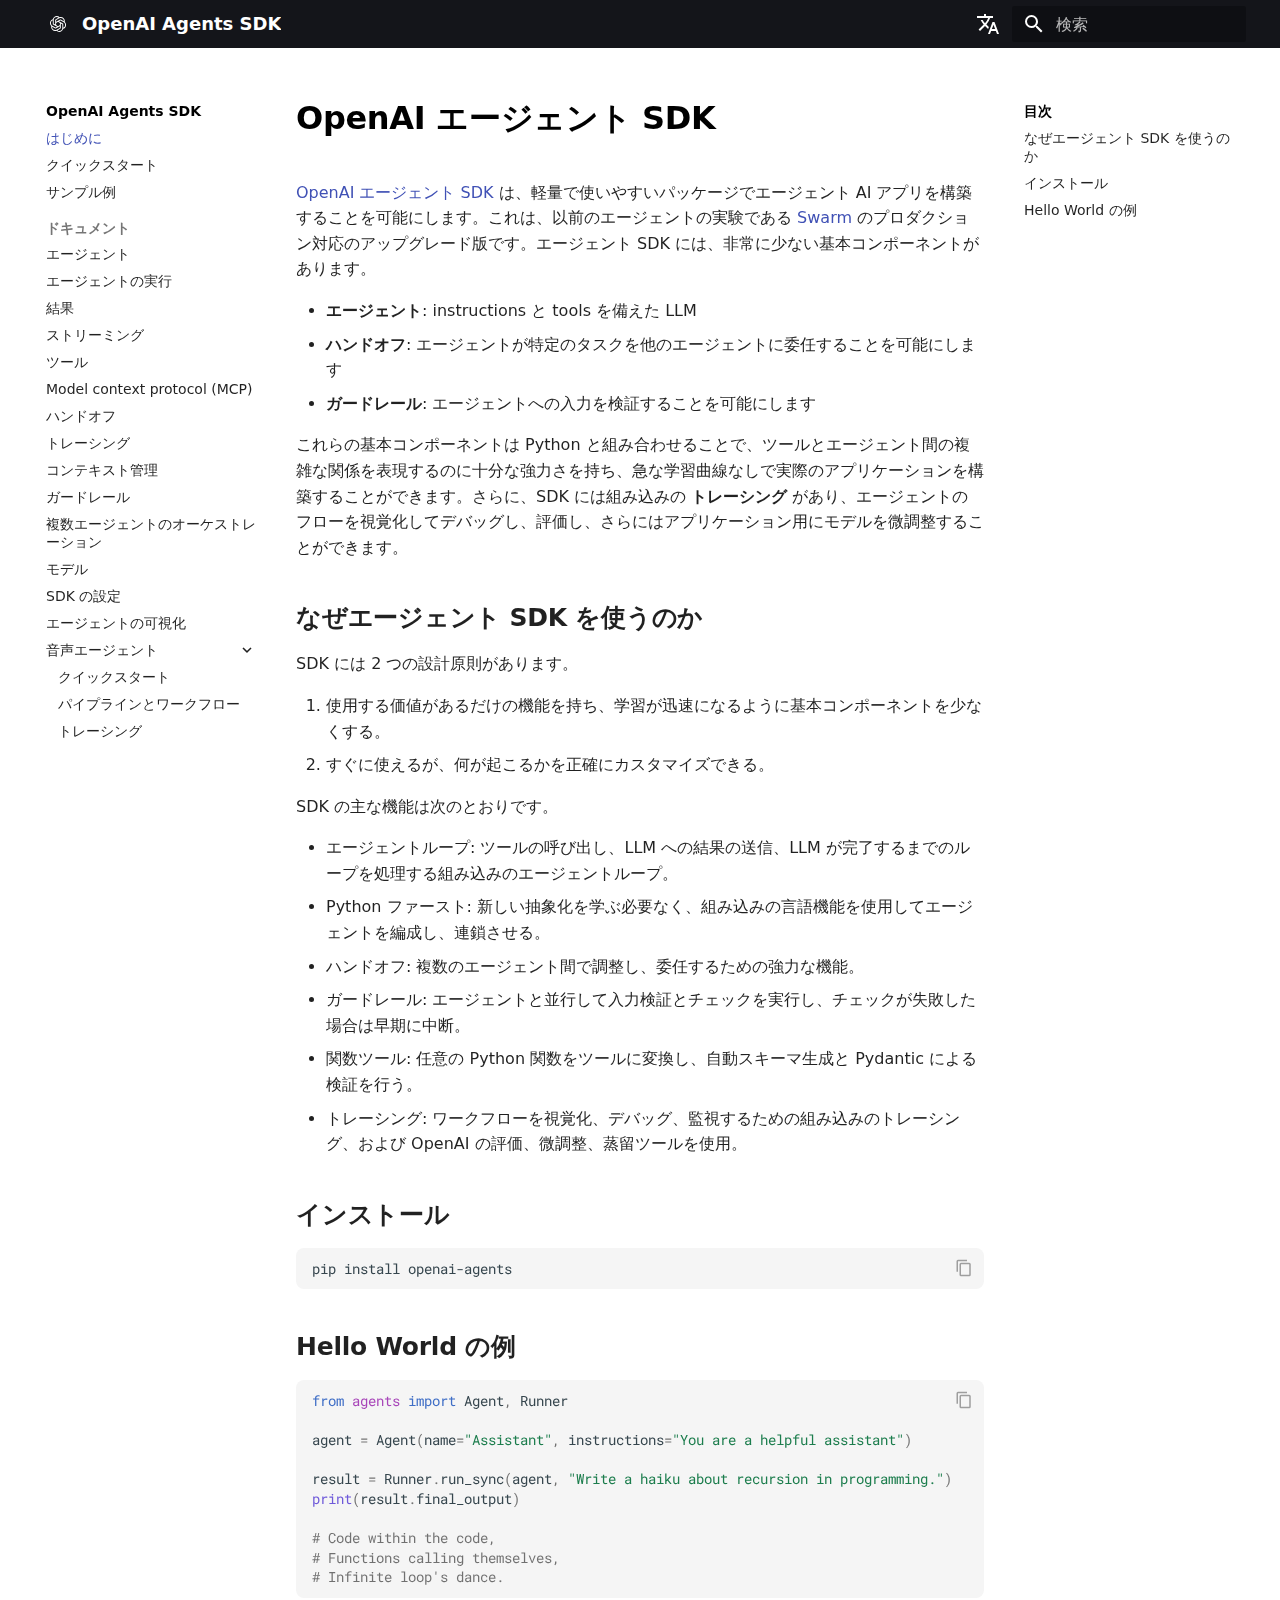
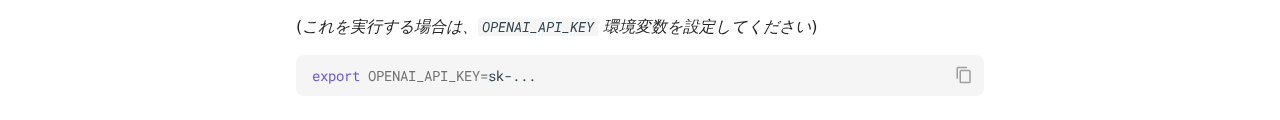
<file: ja/index.html>
<!doctype html>
<html lang="ja" class="no-js">
  <head>
    
      <meta charset="utf-8">
      <meta name="viewport" content="width=device-width,initial-scale=1">
      
      
      
      
      
        <link rel="next" href="quickstart/">
      
      
      <link rel="icon" href="../images/favicon-platform.svg">
      <meta name="generator" content="mkdocs-1.6.1, mkdocs-material-9.6.9">
    
    
      
        <title>はじめに - OpenAI Agents SDK</title>
      
    
    
      <link rel="stylesheet" href="../assets/stylesheets/main.4af4bdda.min.css">
      
        
        <link rel="stylesheet" href="../assets/stylesheets/palette.06af60db.min.css">
      
      


    
    
      
    
    
      
        
        
        <link rel="preconnect" href="https://fonts.gstatic.com" crossorigin>
        <link rel="stylesheet" href="https://fonts.googleapis.com/css?family=Roboto:300,300i,400,400i,700,700i%7CRoboto+Mono:400,400i,700,700i&display=fallback">
        <style>:root{--md-text-font:"Roboto";--md-code-font:"Roboto Mono"}</style>
      
    
    
      <link rel="stylesheet" href="../assets/_mkdocstrings.css">
    
      <link rel="stylesheet" href="../assets/_mkdocstrings.css">
    
      <link rel="stylesheet" href="../stylesheets/extra.css">
    
    <script>__md_scope=new URL("..",location),__md_hash=e=>[...e].reduce(((e,_)=>(e<<5)-e+_.charCodeAt(0)),0),__md_get=(e,_=localStorage,t=__md_scope)=>JSON.parse(_.getItem(t.pathname+"."+e)),__md_set=(e,_,t=localStorage,a=__md_scope)=>{try{t.setItem(a.pathname+"."+e,JSON.stringify(_))}catch(e){}}</script>
    
      

    
    
    
  </head>
  
  
    
    
    
    
    
    <body dir="ltr" data-md-color-scheme="default" data-md-color-primary="black" data-md-color-accent="indigo">
  
    
    <input class="md-toggle" data-md-toggle="drawer" type="checkbox" id="__drawer" autocomplete="off">
    <input class="md-toggle" data-md-toggle="search" type="checkbox" id="__search" autocomplete="off">
    <label class="md-overlay" for="__drawer"></label>
    <div data-md-component="skip">
      
        
        <a href="#openai-sdk" class="md-skip">
          コンテンツにスキップ
        </a>
      
    </div>
    <div data-md-component="announce">
      
    </div>
    
    
      

  

<header class="md-header md-header--shadow" data-md-component="header">
  <nav class="md-header__inner md-grid" aria-label="ヘッダー">
    <a href="./" title="OpenAI Agents SDK" class="md-header__button md-logo" aria-label="OpenAI Agents SDK" data-md-component="logo">
      
  <img src="../assets/logo.svg" alt="logo">

    </a>
    <label class="md-header__button md-icon" for="__drawer">
      
      <svg xmlns="http://www.w3.org/2000/svg" viewBox="0 0 24 24"><path d="M3 6h18v2H3zm0 5h18v2H3zm0 5h18v2H3z"/></svg>
    </label>
    <div class="md-header__title" data-md-component="header-title">
      <div class="md-header__ellipsis">
        <div class="md-header__topic">
          <span class="md-ellipsis">
            OpenAI Agents SDK
          </span>
        </div>
        <div class="md-header__topic" data-md-component="header-topic">
          <span class="md-ellipsis">
            
              はじめに
            
          </span>
        </div>
      </div>
    </div>
    
      
    
    
    
      <div class="md-header__option">
  <div class="md-select">
    
    <button class="md-header__button md-icon" aria-label="言語切り替え">
      <svg xmlns="http://www.w3.org/2000/svg" viewBox="0 0 24 24"><path d="m12.87 15.07-2.54-2.51.03-.03A17.5 17.5 0 0 0 14.07 6H17V4h-7V2H8v2H1v2h11.17C11.5 7.92 10.44 9.75 9 11.35 8.07 10.32 7.3 9.19 6.69 8h-2c.73 1.63 1.73 3.17 2.98 4.56l-5.09 5.02L4 19l5-5 3.11 3.11zM18.5 10h-2L12 22h2l1.12-3h4.75L21 22h2zm-2.62 7 1.62-4.33L19.12 17z"/></svg>
    </button>
    <div class="md-select__inner">
      <ul class="md-select__list">
        
          <li class="md-select__item">
            <a href="/openai-agents-python/" hreflang="en" class="md-select__link">
              English
            </a>
          </li>
        
          <li class="md-select__item">
            <a href="/openai-agents-python/ja/" hreflang="ja" class="md-select__link">
              日本語
            </a>
          </li>
        
      </ul>
    </div>
  </div>
</div>
    
    
      <label class="md-header__button md-icon" for="__search">
        
        <svg xmlns="http://www.w3.org/2000/svg" viewBox="0 0 24 24"><path d="M9.5 3A6.5 6.5 0 0 1 16 9.5c0 1.61-.59 3.09-1.56 4.23l.27.27h.79l5 5-1.5 1.5-5-5v-.79l-.27-.27A6.52 6.52 0 0 1 9.5 16 6.5 6.5 0 0 1 3 9.5 6.5 6.5 0 0 1 9.5 3m0 2C7 5 5 7 5 9.5S7 14 9.5 14 14 12 14 9.5 12 5 9.5 5"/></svg>
      </label>
      <div class="md-search" data-md-component="search" role="dialog">
  <label class="md-search__overlay" for="__search"></label>
  <div class="md-search__inner" role="search">
    <form class="md-search__form" name="search">
      <input type="text" class="md-search__input" name="query" aria-label="検索" placeholder="検索" autocapitalize="off" autocorrect="off" autocomplete="off" spellcheck="false" data-md-component="search-query" required>
      <label class="md-search__icon md-icon" for="__search">
        
        <svg xmlns="http://www.w3.org/2000/svg" viewBox="0 0 24 24"><path d="M9.5 3A6.5 6.5 0 0 1 16 9.5c0 1.61-.59 3.09-1.56 4.23l.27.27h.79l5 5-1.5 1.5-5-5v-.79l-.27-.27A6.52 6.52 0 0 1 9.5 16 6.5 6.5 0 0 1 3 9.5 6.5 6.5 0 0 1 9.5 3m0 2C7 5 5 7 5 9.5S7 14 9.5 14 14 12 14 9.5 12 5 9.5 5"/></svg>
        
        <svg xmlns="http://www.w3.org/2000/svg" viewBox="0 0 24 24"><path d="M20 11v2H8l5.5 5.5-1.42 1.42L4.16 12l7.92-7.92L13.5 5.5 8 11z"/></svg>
      </label>
      <nav class="md-search__options" aria-label="検索">
        
        <button type="reset" class="md-search__icon md-icon" title="クリア" aria-label="クリア" tabindex="-1">
          
          <svg xmlns="http://www.w3.org/2000/svg" viewBox="0 0 24 24"><path d="M19 6.41 17.59 5 12 10.59 6.41 5 5 6.41 10.59 12 5 17.59 6.41 19 12 13.41 17.59 19 19 17.59 13.41 12z"/></svg>
        </button>
      </nav>
      
    </form>
    <div class="md-search__output">
      <div class="md-search__scrollwrap" tabindex="0" data-md-scrollfix>
        <div class="md-search-result" data-md-component="search-result">
          <div class="md-search-result__meta">
            検索を初期化
          </div>
          <ol class="md-search-result__list" role="presentation"></ol>
        </div>
      </div>
    </div>
  </div>
</div>
    
    
  </nav>
  
</header>
    
    <div class="md-container" data-md-component="container">
      
      
        
          
        
      
      <main class="md-main" data-md-component="main">
        <div class="md-main__inner md-grid">
          
            
              
              <div class="md-sidebar md-sidebar--primary" data-md-component="sidebar" data-md-type="navigation" >
                <div class="md-sidebar__scrollwrap">
                  <div class="md-sidebar__inner">
                    



<nav class="md-nav md-nav--primary" aria-label="ナビゲーション" data-md-level="0">
  <label class="md-nav__title" for="__drawer">
    <a href="./" title="OpenAI Agents SDK" class="md-nav__button md-logo" aria-label="OpenAI Agents SDK" data-md-component="logo">
      
  <img src="../assets/logo.svg" alt="logo">

    </a>
    OpenAI Agents SDK
  </label>
  
  <ul class="md-nav__list" data-md-scrollfix>
    
      
      
  
  
    
  
  
  
    <li class="md-nav__item md-nav__item--active">
      
      <input class="md-nav__toggle md-toggle" type="checkbox" id="__toc">
      
      
        
      
      
        <label class="md-nav__link md-nav__link--active" for="__toc">
          
  
  <span class="md-ellipsis">
    はじめに
    
  </span>
  

          <span class="md-nav__icon md-icon"></span>
        </label>
      
      <a href="./" class="md-nav__link md-nav__link--active">
        
  
  <span class="md-ellipsis">
    はじめに
    
  </span>
  

      </a>
      
        

<nav class="md-nav md-nav--secondary" aria-label="目次">
  
  
  
    
  
  
    <label class="md-nav__title" for="__toc">
      <span class="md-nav__icon md-icon"></span>
      目次
    </label>
    <ul class="md-nav__list" data-md-component="toc" data-md-scrollfix>
      
        <li class="md-nav__item">
  <a href="#sdk" class="md-nav__link">
    <span class="md-ellipsis">
      なぜエージェント SDK を使うのか
    </span>
  </a>
  
</li>
      
        <li class="md-nav__item">
  <a href="#_1" class="md-nav__link">
    <span class="md-ellipsis">
      インストール
    </span>
  </a>
  
</li>
      
        <li class="md-nav__item">
  <a href="#hello-world" class="md-nav__link">
    <span class="md-ellipsis">
      Hello World の例
    </span>
  </a>
  
</li>
      
    </ul>
  
</nav>
      
    </li>
  

    
      
      
  
  
  
  
    <li class="md-nav__item">
      <a href="quickstart/" class="md-nav__link">
        
  
  <span class="md-ellipsis">
    クイックスタート
    
  </span>
  

      </a>
    </li>
  

    
      
      
  
  
  
  
    <li class="md-nav__item">
      <a href="examples/" class="md-nav__link">
        
  
  <span class="md-ellipsis">
    サンプル例
    
  </span>
  

      </a>
    </li>
  

    
      
      
  
  
  
  
    
    
    
      
        
        
      
    
    
    <li class="md-nav__item md-nav__item--section md-nav__item--nested">
      
        
        
          
        
        <input class="md-nav__toggle md-toggle md-toggle--indeterminate" type="checkbox" id="__nav_4" >
        
          
          <label class="md-nav__link" for="__nav_4" id="__nav_4_label" tabindex="">
            
  
  <span class="md-ellipsis">
    ドキュメント
    
  </span>
  

            <span class="md-nav__icon md-icon"></span>
          </label>
        
        <nav class="md-nav" data-md-level="1" aria-labelledby="__nav_4_label" aria-expanded="false">
          <label class="md-nav__title" for="__nav_4">
            <span class="md-nav__icon md-icon"></span>
            ドキュメント
          </label>
          <ul class="md-nav__list" data-md-scrollfix>
            
              
                
  
  
  
  
    <li class="md-nav__item">
      <a href="agents/" class="md-nav__link">
        
  
  <span class="md-ellipsis">
    エージェント
    
  </span>
  

      </a>
    </li>
  

              
            
              
                
  
  
  
  
    <li class="md-nav__item">
      <a href="running_agents/" class="md-nav__link">
        
  
  <span class="md-ellipsis">
    エージェントの実行
    
  </span>
  

      </a>
    </li>
  

              
            
              
                
  
  
  
  
    <li class="md-nav__item">
      <a href="results/" class="md-nav__link">
        
  
  <span class="md-ellipsis">
    結果
    
  </span>
  

      </a>
    </li>
  

              
            
              
                
  
  
  
  
    <li class="md-nav__item">
      <a href="streaming/" class="md-nav__link">
        
  
  <span class="md-ellipsis">
    ストリーミング
    
  </span>
  

      </a>
    </li>
  

              
            
              
                
  
  
  
  
    <li class="md-nav__item">
      <a href="tools/" class="md-nav__link">
        
  
  <span class="md-ellipsis">
    ツール
    
  </span>
  

      </a>
    </li>
  

              
            
              
                
  
  
  
  
    <li class="md-nav__item">
      <a href="mcp/" class="md-nav__link">
        
  
  <span class="md-ellipsis">
    Model context protocol (MCP)
    
  </span>
  

      </a>
    </li>
  

              
            
              
                
  
  
  
  
    <li class="md-nav__item">
      <a href="handoffs/" class="md-nav__link">
        
  
  <span class="md-ellipsis">
    ハンドオフ
    
  </span>
  

      </a>
    </li>
  

              
            
              
                
  
  
  
  
    <li class="md-nav__item">
      <a href="tracing/" class="md-nav__link">
        
  
  <span class="md-ellipsis">
    トレーシング
    
  </span>
  

      </a>
    </li>
  

              
            
              
                
  
  
  
  
    <li class="md-nav__item">
      <a href="context/" class="md-nav__link">
        
  
  <span class="md-ellipsis">
    コンテキスト管理
    
  </span>
  

      </a>
    </li>
  

              
            
              
                
  
  
  
  
    <li class="md-nav__item">
      <a href="guardrails/" class="md-nav__link">
        
  
  <span class="md-ellipsis">
    ガードレール
    
  </span>
  

      </a>
    </li>
  

              
            
              
                
  
  
  
  
    <li class="md-nav__item">
      <a href="multi_agent/" class="md-nav__link">
        
  
  <span class="md-ellipsis">
    複数エージェントのオーケストレーション
    
  </span>
  

      </a>
    </li>
  

              
            
              
                
  
  
  
  
    <li class="md-nav__item">
      <a href="models/" class="md-nav__link">
        
  
  <span class="md-ellipsis">
    モデル
    
  </span>
  

      </a>
    </li>
  

              
            
              
                
  
  
  
  
    <li class="md-nav__item">
      <a href="config/" class="md-nav__link">
        
  
  <span class="md-ellipsis">
    SDK の設定
    
  </span>
  

      </a>
    </li>
  

              
            
              
                
  
  
  
  
    <li class="md-nav__item">
      <a href="visualization/" class="md-nav__link">
        
  
  <span class="md-ellipsis">
    エージェントの可視化
    
  </span>
  

      </a>
    </li>
  

              
            
              
                
  
  
  
  
    
    
    
      
    
    
    <li class="md-nav__item md-nav__item--nested">
      
        
        
          
        
        <input class="md-nav__toggle md-toggle md-toggle--indeterminate" type="checkbox" id="__nav_4_15" >
        
          
          <label class="md-nav__link" for="__nav_4_15" id="__nav_4_15_label" tabindex="0">
            
  
  <span class="md-ellipsis">
    音声エージェント
    
  </span>
  

            <span class="md-nav__icon md-icon"></span>
          </label>
        
        <nav class="md-nav" data-md-level="2" aria-labelledby="__nav_4_15_label" aria-expanded="false">
          <label class="md-nav__title" for="__nav_4_15">
            <span class="md-nav__icon md-icon"></span>
            音声エージェント
          </label>
          <ul class="md-nav__list" data-md-scrollfix>
            
              
                
  
  
  
  
    <li class="md-nav__item">
      <a href="voice/quickstart/" class="md-nav__link">
        
  
  <span class="md-ellipsis">
    クイックスタート
    
  </span>
  

      </a>
    </li>
  

              
            
              
                
  
  
  
  
    <li class="md-nav__item">
      <a href="voice/pipeline/" class="md-nav__link">
        
  
  <span class="md-ellipsis">
    パイプラインとワークフロー
    
  </span>
  

      </a>
    </li>
  

              
            
              
                
  
  
  
  
    <li class="md-nav__item">
      <a href="voice/tracing/" class="md-nav__link">
        
  
  <span class="md-ellipsis">
    トレーシング
    
  </span>
  

      </a>
    </li>
  

              
            
          </ul>
        </nav>
      
    </li>
  

              
            
          </ul>
        </nav>
      
    </li>
  

    
  </ul>
</nav>
                  </div>
                </div>
              </div>
            
            
              
              <div class="md-sidebar md-sidebar--secondary" data-md-component="sidebar" data-md-type="toc" >
                <div class="md-sidebar__scrollwrap">
                  <div class="md-sidebar__inner">
                    

<nav class="md-nav md-nav--secondary" aria-label="目次">
  
  
  
    
  
  
    <label class="md-nav__title" for="__toc">
      <span class="md-nav__icon md-icon"></span>
      目次
    </label>
    <ul class="md-nav__list" data-md-component="toc" data-md-scrollfix>
      
        <li class="md-nav__item">
  <a href="#sdk" class="md-nav__link">
    <span class="md-ellipsis">
      なぜエージェント SDK を使うのか
    </span>
  </a>
  
</li>
      
        <li class="md-nav__item">
  <a href="#_1" class="md-nav__link">
    <span class="md-ellipsis">
      インストール
    </span>
  </a>
  
</li>
      
        <li class="md-nav__item">
  <a href="#hello-world" class="md-nav__link">
    <span class="md-ellipsis">
      Hello World の例
    </span>
  </a>
  
</li>
      
    </ul>
  
</nav>
                  </div>
                </div>
              </div>
            
          
          
            <div class="md-content" data-md-component="content">
              <article class="md-content__inner md-typeset">
                
                  



<h1 id="openai-sdk">OpenAI エージェント SDK</h1>
<p><a href="https://github.com/openai/openai-agents-python">OpenAI エージェント SDK</a> は、軽量で使いやすいパッケージでエージェント AI アプリを構築することを可能にします。これは、以前のエージェントの実験である <a href="https://github.com/openai/swarm/tree/main">Swarm</a> のプロダクション対応のアップグレード版です。エージェント SDK には、非常に少ない基本コンポーネントがあります。</p>
<ul>
<li><strong>エージェント</strong>: instructions と tools を備えた LLM</li>
<li><strong>ハンドオフ</strong>: エージェントが特定のタスクを他のエージェントに委任することを可能にします</li>
<li><strong>ガードレール</strong>: エージェントへの入力を検証することを可能にします</li>
</ul>
<p>これらの基本コンポーネントは Python と組み合わせることで、ツールとエージェント間の複雑な関係を表現するのに十分な強力さを持ち、急な学習曲線なしで実際のアプリケーションを構築することができます。さらに、SDK には組み込みの <strong>トレーシング</strong> があり、エージェントのフローを視覚化してデバッグし、評価し、さらにはアプリケーション用にモデルを微調整することができます。</p>
<h2 id="sdk">なぜエージェント SDK を使うのか</h2>
<p>SDK には 2 つの設計原則があります。</p>
<ol>
<li>使用する価値があるだけの機能を持ち、学習が迅速になるように基本コンポーネントを少なくする。</li>
<li>すぐに使えるが、何が起こるかを正確にカスタマイズできる。</li>
</ol>
<p>SDK の主な機能は次のとおりです。</p>
<ul>
<li>エージェントループ: ツールの呼び出し、LLM への結果の送信、LLM が完了するまでのループを処理する組み込みのエージェントループ。</li>
<li>Python ファースト: 新しい抽象化を学ぶ必要なく、組み込みの言語機能を使用してエージェントを編成し、連鎖させる。</li>
<li>ハンドオフ: 複数のエージェント間で調整し、委任するための強力な機能。</li>
<li>ガードレール: エージェントと並行して入力検証とチェックを実行し、チェックが失敗した場合は早期に中断。</li>
<li>関数ツール: 任意の Python 関数をツールに変換し、自動スキーマ生成と Pydantic による検証を行う。</li>
<li>トレーシング: ワークフローを視覚化、デバッグ、監視するための組み込みのトレーシング、および OpenAI の評価、微調整、蒸留ツールを使用。</li>
</ul>
<h2 id="_1">インストール</h2>
<div class="language-bash highlight"><pre><span></span><code><span id="__span-0-1"><a id="__codelineno-0-1" name="__codelineno-0-1" href="#__codelineno-0-1"></a>pip<span class="w"> </span>install<span class="w"> </span>openai-agents
</span></code></pre></div>
<h2 id="hello-world">Hello World の例</h2>
<div class="language-python highlight"><pre><span></span><code><span id="__span-1-1"><a id="__codelineno-1-1" name="__codelineno-1-1" href="#__codelineno-1-1"></a><span class="kn">from</span><span class="w"> </span><span class="nn">agents</span><span class="w"> </span><span class="kn">import</span> <span class="n">Agent</span><span class="p">,</span> <span class="n">Runner</span>
</span><span id="__span-1-2"><a id="__codelineno-1-2" name="__codelineno-1-2" href="#__codelineno-1-2"></a>
</span><span id="__span-1-3"><a id="__codelineno-1-3" name="__codelineno-1-3" href="#__codelineno-1-3"></a><span class="n">agent</span> <span class="o">=</span> <span class="n">Agent</span><span class="p">(</span><span class="n">name</span><span class="o">=</span><span class="s2">&quot;Assistant&quot;</span><span class="p">,</span> <span class="n">instructions</span><span class="o">=</span><span class="s2">&quot;You are a helpful assistant&quot;</span><span class="p">)</span>
</span><span id="__span-1-4"><a id="__codelineno-1-4" name="__codelineno-1-4" href="#__codelineno-1-4"></a>
</span><span id="__span-1-5"><a id="__codelineno-1-5" name="__codelineno-1-5" href="#__codelineno-1-5"></a><span class="n">result</span> <span class="o">=</span> <span class="n">Runner</span><span class="o">.</span><span class="n">run_sync</span><span class="p">(</span><span class="n">agent</span><span class="p">,</span> <span class="s2">&quot;Write a haiku about recursion in programming.&quot;</span><span class="p">)</span>
</span><span id="__span-1-6"><a id="__codelineno-1-6" name="__codelineno-1-6" href="#__codelineno-1-6"></a><span class="nb">print</span><span class="p">(</span><span class="n">result</span><span class="o">.</span><span class="n">final_output</span><span class="p">)</span>
</span><span id="__span-1-7"><a id="__codelineno-1-7" name="__codelineno-1-7" href="#__codelineno-1-7"></a>
</span><span id="__span-1-8"><a id="__codelineno-1-8" name="__codelineno-1-8" href="#__codelineno-1-8"></a><span class="c1"># Code within the code,</span>
</span><span id="__span-1-9"><a id="__codelineno-1-9" name="__codelineno-1-9" href="#__codelineno-1-9"></a><span class="c1"># Functions calling themselves,</span>
</span><span id="__span-1-10"><a id="__codelineno-1-10" name="__codelineno-1-10" href="#__codelineno-1-10"></a><span class="c1"># Infinite loop&#39;s dance.</span>
</span></code></pre></div>
<p>(<em>これを実行する場合は、<code>OPENAI_API_KEY</code> 環境変数を設定してください</em>)</p>
<div class="language-bash highlight"><pre><span></span><code><span id="__span-2-1"><a id="__codelineno-2-1" name="__codelineno-2-1" href="#__codelineno-2-1"></a><span class="nb">export</span><span class="w"> </span><span class="nv">OPENAI_API_KEY</span><span class="o">=</span>sk-...
</span></code></pre></div>












                
              </article>
            </div>
          
          
<script>var target=document.getElementById(location.hash.slice(1));target&&target.name&&(target.checked=target.name.startsWith("__tabbed_"))</script>
        </div>
        
      </main>
      
        <footer class="md-footer">
  
  <div class="md-footer-meta md-typeset">
    <div class="md-footer-meta__inner md-grid">
      <div class="md-copyright">
  
  
</div>
      
    </div>
  </div>
</footer>
      
    </div>
    <div class="md-dialog" data-md-component="dialog">
      <div class="md-dialog__inner md-typeset"></div>
    </div>
    
    
    <script id="__config" type="application/json">{"base": "..", "features": ["content.code.copy", "content.code.select", "navigation.path", "navigation.sections", "navigation.expand", "content.code.annotate"], "search": "../assets/javascripts/workers/search.f8cc74c7.min.js", "translations": {"clipboard.copied": "\u30b3\u30d4\u30fc\u3057\u307e\u3057\u305f", "clipboard.copy": "\u30af\u30ea\u30c3\u30d7\u30dc\u30fc\u30c9\u3078\u30b3\u30d4\u30fc", "search.result.more.one": "\u3053\u306e\u30da\u30fc\u30b8\u5185\u306b\u3082\u30461\u4ef6\u898b\u3064\u304b\u308a\u307e\u3057\u305f", "search.result.more.other": "\u3053\u306e\u30da\u30fc\u30b8\u5185\u306b\u3042\u3068#\u4ef6\u898b\u3064\u304b\u308a\u307e\u3057\u305f", "search.result.none": "\u4f55\u3082\u898b\u3064\u304b\u308a\u307e\u305b\u3093\u3067\u3057\u305f", "search.result.one": "1\u4ef6\u898b\u3064\u304b\u308a\u307e\u3057\u305f", "search.result.other": "#\u4ef6\u898b\u3064\u304b\u308a\u307e\u3057\u305f", "search.result.placeholder": "\u691c\u7d22\u30ad\u30fc\u30ef\u30fc\u30c9\u3092\u5165\u529b\u3057\u3066\u304f\u3060\u3055\u3044", "search.result.term.missing": "\u691c\u7d22\u306b\u542b\u307e\u308c\u306a\u3044", "select.version": "\u30d0\u30fc\u30b8\u30e7\u30f3\u5207\u308a\u66ff\u3048"}}</script>
    
    
      <script src="../assets/javascripts/bundle.c8b220af.min.js"></script>
      
    
  </body>
</html>
</file>
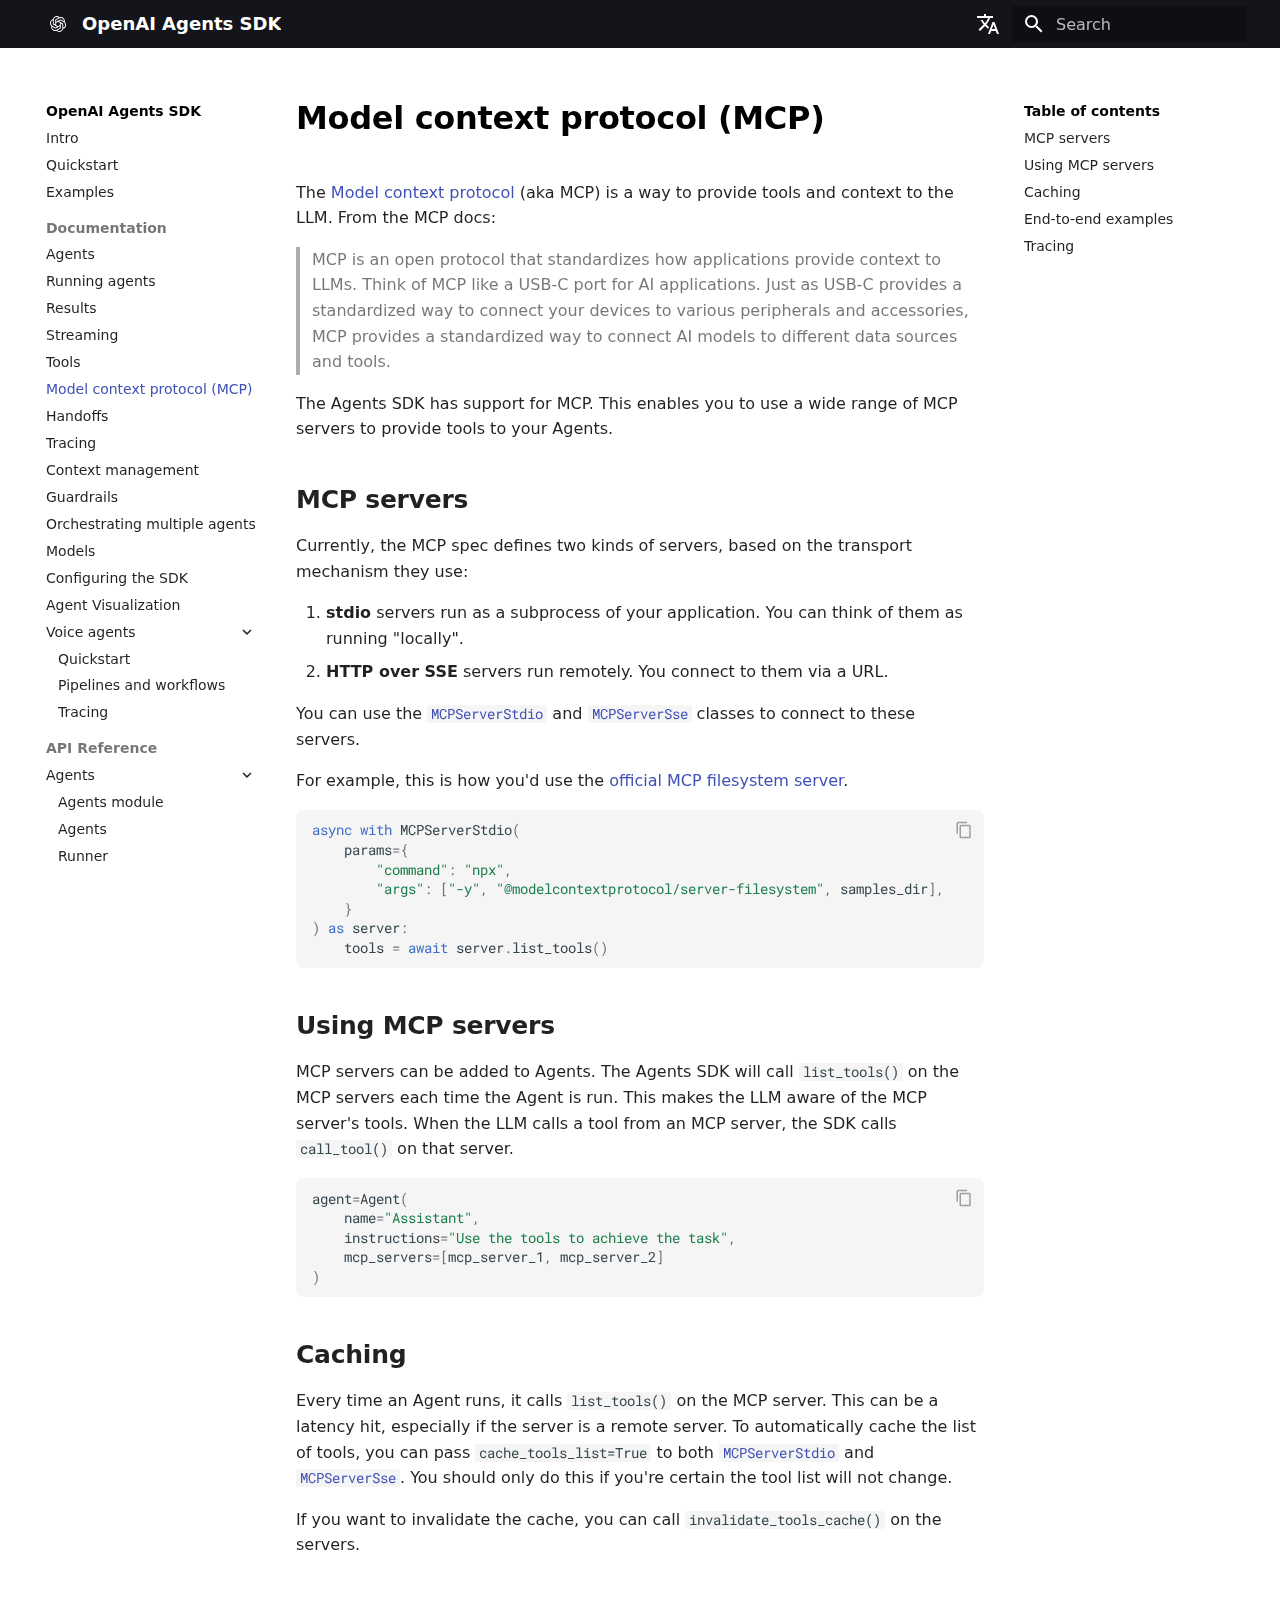
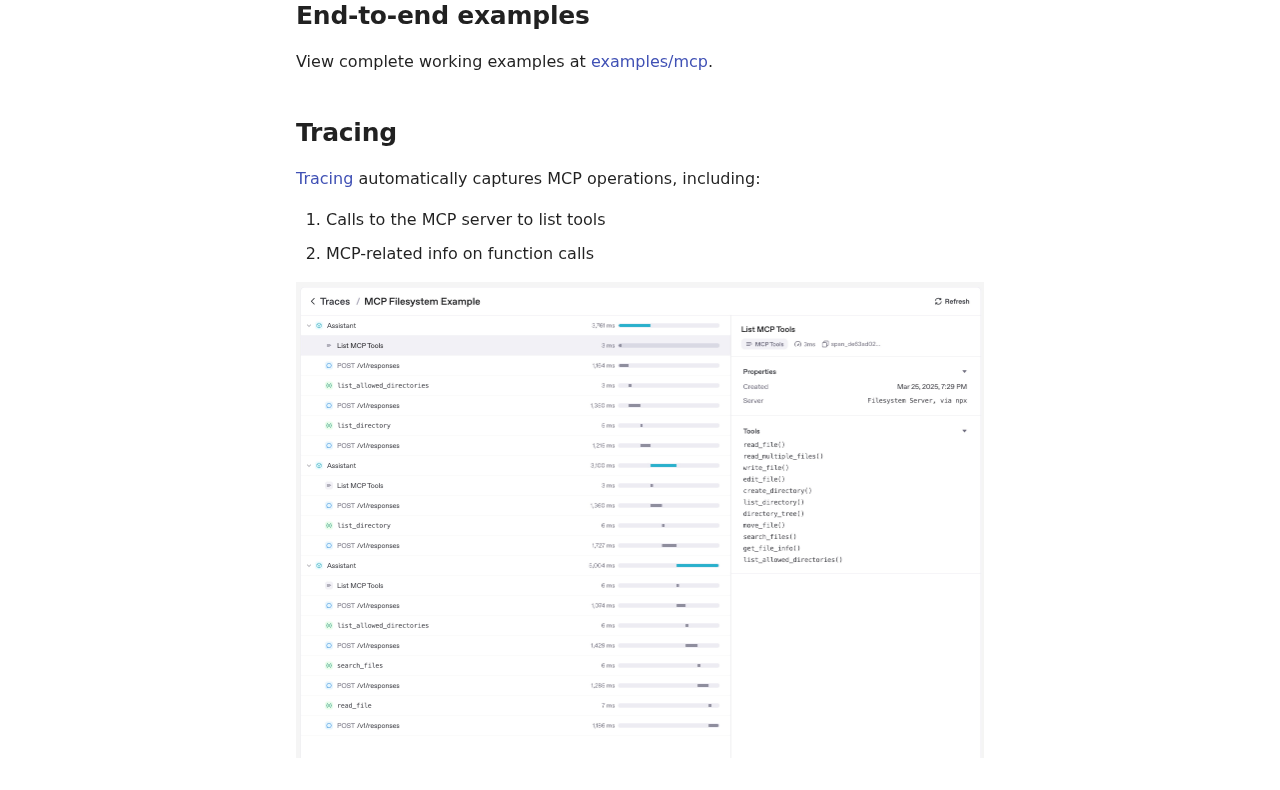
<file: mcp/index.html>
<!doctype html>
<html lang="en" class="no-js">
  <head>
    
      <meta charset="utf-8">
      <meta name="viewport" content="width=device-width,initial-scale=1">
      
      
      
      
        <link rel="prev" href="../tools/">
      
      
        <link rel="next" href="../handoffs/">
      
      
      <link rel="icon" href="../images/favicon-platform.svg">
      <meta name="generator" content="mkdocs-1.6.1, mkdocs-material-9.6.9">
    
    
      
        <title>Model context protocol (MCP) - OpenAI Agents SDK</title>
      
    
    
      <link rel="stylesheet" href="../assets/stylesheets/main.4af4bdda.min.css">
      
        
        <link rel="stylesheet" href="../assets/stylesheets/palette.06af60db.min.css">
      
      


    
    
      
    
    
      
        
        
        <link rel="preconnect" href="https://fonts.gstatic.com" crossorigin>
        <link rel="stylesheet" href="https://fonts.googleapis.com/css?family=Roboto:300,300i,400,400i,700,700i%7CRoboto+Mono:400,400i,700,700i&display=fallback">
        <style>:root{--md-text-font:"Roboto";--md-code-font:"Roboto Mono"}</style>
      
    
    
      <link rel="stylesheet" href="../assets/_mkdocstrings.css">
    
      <link rel="stylesheet" href="../stylesheets/extra.css">
    
    <script>__md_scope=new URL("..",location),__md_hash=e=>[...e].reduce(((e,_)=>(e<<5)-e+_.charCodeAt(0)),0),__md_get=(e,_=localStorage,t=__md_scope)=>JSON.parse(_.getItem(t.pathname+"."+e)),__md_set=(e,_,t=localStorage,a=__md_scope)=>{try{t.setItem(a.pathname+"."+e,JSON.stringify(_))}catch(e){}}</script>
    
      

    
    
    
  </head>
  
  
    
    
    
    
    
    <body dir="ltr" data-md-color-scheme="default" data-md-color-primary="black" data-md-color-accent="indigo">
  
    
    <input class="md-toggle" data-md-toggle="drawer" type="checkbox" id="__drawer" autocomplete="off">
    <input class="md-toggle" data-md-toggle="search" type="checkbox" id="__search" autocomplete="off">
    <label class="md-overlay" for="__drawer"></label>
    <div data-md-component="skip">
      
        
        <a href="#model-context-protocol-mcp" class="md-skip">
          Skip to content
        </a>
      
    </div>
    <div data-md-component="announce">
      
    </div>
    
    
      

  

<header class="md-header md-header--shadow" data-md-component="header">
  <nav class="md-header__inner md-grid" aria-label="Header">
    <a href=".." title="OpenAI Agents SDK" class="md-header__button md-logo" aria-label="OpenAI Agents SDK" data-md-component="logo">
      
  <img src="../assets/logo.svg" alt="logo">

    </a>
    <label class="md-header__button md-icon" for="__drawer">
      
      <svg xmlns="http://www.w3.org/2000/svg" viewBox="0 0 24 24"><path d="M3 6h18v2H3zm0 5h18v2H3zm0 5h18v2H3z"/></svg>
    </label>
    <div class="md-header__title" data-md-component="header-title">
      <div class="md-header__ellipsis">
        <div class="md-header__topic">
          <span class="md-ellipsis">
            OpenAI Agents SDK
          </span>
        </div>
        <div class="md-header__topic" data-md-component="header-topic">
          <span class="md-ellipsis">
            
              Model context protocol (MCP)
            
          </span>
        </div>
      </div>
    </div>
    
      
    
    
    
      <div class="md-header__option">
  <div class="md-select">
    
    <button class="md-header__button md-icon" aria-label="Select language">
      <svg xmlns="http://www.w3.org/2000/svg" viewBox="0 0 24 24"><path d="m12.87 15.07-2.54-2.51.03-.03A17.5 17.5 0 0 0 14.07 6H17V4h-7V2H8v2H1v2h11.17C11.5 7.92 10.44 9.75 9 11.35 8.07 10.32 7.3 9.19 6.69 8h-2c.73 1.63 1.73 3.17 2.98 4.56l-5.09 5.02L4 19l5-5 3.11 3.11zM18.5 10h-2L12 22h2l1.12-3h4.75L21 22h2zm-2.62 7 1.62-4.33L19.12 17z"/></svg>
    </button>
    <div class="md-select__inner">
      <ul class="md-select__list">
        
          <li class="md-select__item">
            <a href="./" hreflang="en" class="md-select__link">
              English
            </a>
          </li>
        
          <li class="md-select__item">
            <a href="../ja/mcp/" hreflang="ja" class="md-select__link">
              日本語
            </a>
          </li>
        
      </ul>
    </div>
  </div>
</div>
    
    
      <label class="md-header__button md-icon" for="__search">
        
        <svg xmlns="http://www.w3.org/2000/svg" viewBox="0 0 24 24"><path d="M9.5 3A6.5 6.5 0 0 1 16 9.5c0 1.61-.59 3.09-1.56 4.23l.27.27h.79l5 5-1.5 1.5-5-5v-.79l-.27-.27A6.52 6.52 0 0 1 9.5 16 6.5 6.5 0 0 1 3 9.5 6.5 6.5 0 0 1 9.5 3m0 2C7 5 5 7 5 9.5S7 14 9.5 14 14 12 14 9.5 12 5 9.5 5"/></svg>
      </label>
      <div class="md-search" data-md-component="search" role="dialog">
  <label class="md-search__overlay" for="__search"></label>
  <div class="md-search__inner" role="search">
    <form class="md-search__form" name="search">
      <input type="text" class="md-search__input" name="query" aria-label="Search" placeholder="Search" autocapitalize="off" autocorrect="off" autocomplete="off" spellcheck="false" data-md-component="search-query" required>
      <label class="md-search__icon md-icon" for="__search">
        
        <svg xmlns="http://www.w3.org/2000/svg" viewBox="0 0 24 24"><path d="M9.5 3A6.5 6.5 0 0 1 16 9.5c0 1.61-.59 3.09-1.56 4.23l.27.27h.79l5 5-1.5 1.5-5-5v-.79l-.27-.27A6.52 6.52 0 0 1 9.5 16 6.5 6.5 0 0 1 3 9.5 6.5 6.5 0 0 1 9.5 3m0 2C7 5 5 7 5 9.5S7 14 9.5 14 14 12 14 9.5 12 5 9.5 5"/></svg>
        
        <svg xmlns="http://www.w3.org/2000/svg" viewBox="0 0 24 24"><path d="M20 11v2H8l5.5 5.5-1.42 1.42L4.16 12l7.92-7.92L13.5 5.5 8 11z"/></svg>
      </label>
      <nav class="md-search__options" aria-label="Search">
        
        <button type="reset" class="md-search__icon md-icon" title="Clear" aria-label="Clear" tabindex="-1">
          
          <svg xmlns="http://www.w3.org/2000/svg" viewBox="0 0 24 24"><path d="M19 6.41 17.59 5 12 10.59 6.41 5 5 6.41 10.59 12 5 17.59 6.41 19 12 13.41 17.59 19 19 17.59 13.41 12z"/></svg>
        </button>
      </nav>
      
    </form>
    <div class="md-search__output">
      <div class="md-search__scrollwrap" tabindex="0" data-md-scrollfix>
        <div class="md-search-result" data-md-component="search-result">
          <div class="md-search-result__meta">
            Initializing search
          </div>
          <ol class="md-search-result__list" role="presentation"></ol>
        </div>
      </div>
    </div>
  </div>
</div>
    
    
  </nav>
  
</header>
    
    <div class="md-container" data-md-component="container">
      
      
        
          
        
      
      <main class="md-main" data-md-component="main">
        <div class="md-main__inner md-grid">
          
            
              
              <div class="md-sidebar md-sidebar--primary" data-md-component="sidebar" data-md-type="navigation" >
                <div class="md-sidebar__scrollwrap">
                  <div class="md-sidebar__inner">
                    



<nav class="md-nav md-nav--primary" aria-label="Navigation" data-md-level="0">
  <label class="md-nav__title" for="__drawer">
    <a href=".." title="OpenAI Agents SDK" class="md-nav__button md-logo" aria-label="OpenAI Agents SDK" data-md-component="logo">
      
  <img src="../assets/logo.svg" alt="logo">

    </a>
    OpenAI Agents SDK
  </label>
  
  <ul class="md-nav__list" data-md-scrollfix>
    
      
      
  
  
  
  
    <li class="md-nav__item">
      <a href=".." class="md-nav__link">
        
  
  <span class="md-ellipsis">
    Intro
    
  </span>
  

      </a>
    </li>
  

    
      
      
  
  
  
  
    <li class="md-nav__item">
      <a href="../quickstart/" class="md-nav__link">
        
  
  <span class="md-ellipsis">
    Quickstart
    
  </span>
  

      </a>
    </li>
  

    
      
      
  
  
  
  
    <li class="md-nav__item">
      <a href="../examples/" class="md-nav__link">
        
  
  <span class="md-ellipsis">
    Examples
    
  </span>
  

      </a>
    </li>
  

    
      
      
  
  
    
  
  
  
    
    
    
      
        
        
      
    
    
    <li class="md-nav__item md-nav__item--active md-nav__item--section md-nav__item--nested">
      
        
        
        <input class="md-nav__toggle md-toggle " type="checkbox" id="__nav_4" checked>
        
          
          <label class="md-nav__link" for="__nav_4" id="__nav_4_label" tabindex="">
            
  
  <span class="md-ellipsis">
    Documentation
    
  </span>
  

            <span class="md-nav__icon md-icon"></span>
          </label>
        
        <nav class="md-nav" data-md-level="1" aria-labelledby="__nav_4_label" aria-expanded="true">
          <label class="md-nav__title" for="__nav_4">
            <span class="md-nav__icon md-icon"></span>
            Documentation
          </label>
          <ul class="md-nav__list" data-md-scrollfix>
            
              
                
  
  
  
  
    <li class="md-nav__item">
      <a href="../agents/" class="md-nav__link">
        
  
  <span class="md-ellipsis">
    Agents
    
  </span>
  

      </a>
    </li>
  

              
            
              
                
  
  
  
  
    <li class="md-nav__item">
      <a href="../running_agents/" class="md-nav__link">
        
  
  <span class="md-ellipsis">
    Running agents
    
  </span>
  

      </a>
    </li>
  

              
            
              
                
  
  
  
  
    <li class="md-nav__item">
      <a href="../results/" class="md-nav__link">
        
  
  <span class="md-ellipsis">
    Results
    
  </span>
  

      </a>
    </li>
  

              
            
              
                
  
  
  
  
    <li class="md-nav__item">
      <a href="../streaming/" class="md-nav__link">
        
  
  <span class="md-ellipsis">
    Streaming
    
  </span>
  

      </a>
    </li>
  

              
            
              
                
  
  
  
  
    <li class="md-nav__item">
      <a href="../tools/" class="md-nav__link">
        
  
  <span class="md-ellipsis">
    Tools
    
  </span>
  

      </a>
    </li>
  

              
            
              
                
  
  
    
  
  
  
    <li class="md-nav__item md-nav__item--active">
      
      <input class="md-nav__toggle md-toggle" type="checkbox" id="__toc">
      
      
        
      
      
        <label class="md-nav__link md-nav__link--active" for="__toc">
          
  
  <span class="md-ellipsis">
    Model context protocol (MCP)
    
  </span>
  

          <span class="md-nav__icon md-icon"></span>
        </label>
      
      <a href="./" class="md-nav__link md-nav__link--active">
        
  
  <span class="md-ellipsis">
    Model context protocol (MCP)
    
  </span>
  

      </a>
      
        

<nav class="md-nav md-nav--secondary" aria-label="Table of contents">
  
  
  
    
  
  
    <label class="md-nav__title" for="__toc">
      <span class="md-nav__icon md-icon"></span>
      Table of contents
    </label>
    <ul class="md-nav__list" data-md-component="toc" data-md-scrollfix>
      
        <li class="md-nav__item">
  <a href="#mcp-servers" class="md-nav__link">
    <span class="md-ellipsis">
      MCP servers
    </span>
  </a>
  
</li>
      
        <li class="md-nav__item">
  <a href="#using-mcp-servers" class="md-nav__link">
    <span class="md-ellipsis">
      Using MCP servers
    </span>
  </a>
  
</li>
      
        <li class="md-nav__item">
  <a href="#caching" class="md-nav__link">
    <span class="md-ellipsis">
      Caching
    </span>
  </a>
  
</li>
      
        <li class="md-nav__item">
  <a href="#end-to-end-examples" class="md-nav__link">
    <span class="md-ellipsis">
      End-to-end examples
    </span>
  </a>
  
</li>
      
        <li class="md-nav__item">
  <a href="#tracing" class="md-nav__link">
    <span class="md-ellipsis">
      Tracing
    </span>
  </a>
  
</li>
      
    </ul>
  
</nav>
      
    </li>
  

              
            
              
                
  
  
  
  
    <li class="md-nav__item">
      <a href="../handoffs/" class="md-nav__link">
        
  
  <span class="md-ellipsis">
    Handoffs
    
  </span>
  

      </a>
    </li>
  

              
            
              
                
  
  
  
  
    <li class="md-nav__item">
      <a href="../tracing/" class="md-nav__link">
        
  
  <span class="md-ellipsis">
    Tracing
    
  </span>
  

      </a>
    </li>
  

              
            
              
                
  
  
  
  
    <li class="md-nav__item">
      <a href="../context/" class="md-nav__link">
        
  
  <span class="md-ellipsis">
    Context management
    
  </span>
  

      </a>
    </li>
  

              
            
              
                
  
  
  
  
    <li class="md-nav__item">
      <a href="../guardrails/" class="md-nav__link">
        
  
  <span class="md-ellipsis">
    Guardrails
    
  </span>
  

      </a>
    </li>
  

              
            
              
                
  
  
  
  
    <li class="md-nav__item">
      <a href="../multi_agent/" class="md-nav__link">
        
  
  <span class="md-ellipsis">
    Orchestrating multiple agents
    
  </span>
  

      </a>
    </li>
  

              
            
              
                
  
  
  
  
    <li class="md-nav__item">
      <a href="../models/" class="md-nav__link">
        
  
  <span class="md-ellipsis">
    Models
    
  </span>
  

      </a>
    </li>
  

              
            
              
                
  
  
  
  
    <li class="md-nav__item">
      <a href="../config/" class="md-nav__link">
        
  
  <span class="md-ellipsis">
    Configuring the SDK
    
  </span>
  

      </a>
    </li>
  

              
            
              
                
  
  
  
  
    <li class="md-nav__item">
      <a href="../visualization/" class="md-nav__link">
        
  
  <span class="md-ellipsis">
    Agent Visualization
    
  </span>
  

      </a>
    </li>
  

              
            
              
                
  
  
  
  
    
    
    
      
    
    
    <li class="md-nav__item md-nav__item--nested">
      
        
        
          
        
        <input class="md-nav__toggle md-toggle md-toggle--indeterminate" type="checkbox" id="__nav_4_15" >
        
          
          <label class="md-nav__link" for="__nav_4_15" id="__nav_4_15_label" tabindex="0">
            
  
  <span class="md-ellipsis">
    Voice agents
    
  </span>
  

            <span class="md-nav__icon md-icon"></span>
          </label>
        
        <nav class="md-nav" data-md-level="2" aria-labelledby="__nav_4_15_label" aria-expanded="false">
          <label class="md-nav__title" for="__nav_4_15">
            <span class="md-nav__icon md-icon"></span>
            Voice agents
          </label>
          <ul class="md-nav__list" data-md-scrollfix>
            
              
                
  
  
  
  
    <li class="md-nav__item">
      <a href="../voice/quickstart/" class="md-nav__link">
        
  
  <span class="md-ellipsis">
    Quickstart
    
  </span>
  

      </a>
    </li>
  

              
            
              
                
  
  
  
  
    <li class="md-nav__item">
      <a href="../voice/pipeline/" class="md-nav__link">
        
  
  <span class="md-ellipsis">
    Pipelines and workflows
    
  </span>
  

      </a>
    </li>
  

              
            
              
                
  
  
  
  
    <li class="md-nav__item">
      <a href="../voice/tracing/" class="md-nav__link">
        
  
  <span class="md-ellipsis">
    Tracing
    
  </span>
  

      </a>
    </li>
  

              
            
          </ul>
        </nav>
      
    </li>
  

              
            
          </ul>
        </nav>
      
    </li>
  

    
      
      
  
  
  
  
    
    
    
      
        
        
      
    
    
    <li class="md-nav__item md-nav__item--section md-nav__item--nested">
      
        
        
          
        
        <input class="md-nav__toggle md-toggle md-toggle--indeterminate" type="checkbox" id="__nav_5" >
        
          
          <label class="md-nav__link" for="__nav_5" id="__nav_5_label" tabindex="">
            
  
  <span class="md-ellipsis">
    API Reference
    
  </span>
  

            <span class="md-nav__icon md-icon"></span>
          </label>
        
        <nav class="md-nav" data-md-level="1" aria-labelledby="__nav_5_label" aria-expanded="false">
          <label class="md-nav__title" for="__nav_5">
            <span class="md-nav__icon md-icon"></span>
            API Reference
          </label>
          <ul class="md-nav__list" data-md-scrollfix>
            
              
                
  
  
  
  
    
    
    
      
    
    
    <li class="md-nav__item md-nav__item--nested">
      
        
        
          
        
        <input class="md-nav__toggle md-toggle md-toggle--indeterminate" type="checkbox" id="__nav_5_1" >
        
          
          <label class="md-nav__link" for="__nav_5_1" id="__nav_5_1_label" tabindex="0">
            
  
  <span class="md-ellipsis">
    Agents
    
  </span>
  

            <span class="md-nav__icon md-icon"></span>
          </label>
        
        <nav class="md-nav" data-md-level="2" aria-labelledby="__nav_5_1_label" aria-expanded="false">
          <label class="md-nav__title" for="__nav_5_1">
            <span class="md-nav__icon md-icon"></span>
            Agents
          </label>
          <ul class="md-nav__list" data-md-scrollfix>
            
              
                
  
  
  
  
    <li class="md-nav__item">
      <a href="../ref/" class="md-nav__link">
        
  
  <span class="md-ellipsis">
    Agents module
    
  </span>
  

      </a>
    </li>
  

              
            
              
                
  
  
  
  
    <li class="md-nav__item">
      <a href="../ref/agent/" class="md-nav__link">
        
  
  <span class="md-ellipsis">
    Agents
    
  </span>
  

      </a>
    </li>
  

              
            
              
                
  
  
  
  
    <li class="md-nav__item">
      <a href="../ref/run/" class="md-nav__link">
        
  
  <span class="md-ellipsis">
    Runner
    
  </span>
  

      </a>
    </li>
  

              
            
              
                
  
  
  
  
    <li class="md-nav__item">
      <a href="../ref/tool/" class="md-nav__link">
        
  
  <span class="md-ellipsis">
    Tools
    
  </span>
  

      </a>
    </li>
  

              
            
              
                
  
  
  
  
    <li class="md-nav__item">
      <a href="../ref/result/" class="md-nav__link">
        
  
  <span class="md-ellipsis">
    Results
    
  </span>
  

      </a>
    </li>
  

              
            
              
                
  
  
  
  
    <li class="md-nav__item">
      <a href="../ref/stream_events/" class="md-nav__link">
        
  
  <span class="md-ellipsis">
    Streaming events
    
  </span>
  

      </a>
    </li>
  

              
            
              
                
  
  
  
  
    <li class="md-nav__item">
      <a href="../ref/handoffs/" class="md-nav__link">
        
  
  <span class="md-ellipsis">
    Handoffs
    
  </span>
  

      </a>
    </li>
  

              
            
              
                
  
  
  
  
    <li class="md-nav__item">
      <a href="../ref/lifecycle/" class="md-nav__link">
        
  
  <span class="md-ellipsis">
    Lifecycle
    
  </span>
  

      </a>
    </li>
  

              
            
              
                
  
  
  
  
    <li class="md-nav__item">
      <a href="../ref/items/" class="md-nav__link">
        
  
  <span class="md-ellipsis">
    Items
    
  </span>
  

      </a>
    </li>
  

              
            
              
                
  
  
  
  
    <li class="md-nav__item">
      <a href="../ref/run_context/" class="md-nav__link">
        
  
  <span class="md-ellipsis">
    Run context
    
  </span>
  

      </a>
    </li>
  

              
            
              
                
  
  
  
  
    <li class="md-nav__item">
      <a href="../ref/usage/" class="md-nav__link">
        
  
  <span class="md-ellipsis">
    Usage
    
  </span>
  

      </a>
    </li>
  

              
            
              
                
  
  
  
  
    <li class="md-nav__item">
      <a href="../ref/exceptions/" class="md-nav__link">
        
  
  <span class="md-ellipsis">
    Exceptions
    
  </span>
  

      </a>
    </li>
  

              
            
              
                
  
  
  
  
    <li class="md-nav__item">
      <a href="../ref/guardrail/" class="md-nav__link">
        
  
  <span class="md-ellipsis">
    Guardrails
    
  </span>
  

      </a>
    </li>
  

              
            
              
                
  
  
  
  
    <li class="md-nav__item">
      <a href="../ref/model_settings/" class="md-nav__link">
        
  
  <span class="md-ellipsis">
    Model settings
    
  </span>
  

      </a>
    </li>
  

              
            
              
                
  
  
  
  
    <li class="md-nav__item">
      <a href="../ref/agent_output/" class="md-nav__link">
        
  
  <span class="md-ellipsis">
    Agent output
    
  </span>
  

      </a>
    </li>
  

              
            
              
                
  
  
  
  
    <li class="md-nav__item">
      <a href="../ref/function_schema/" class="md-nav__link">
        
  
  <span class="md-ellipsis">
    Function schema
    
  </span>
  

      </a>
    </li>
  

              
            
              
                
  
  
  
  
    <li class="md-nav__item">
      <a href="../ref/models/interface/" class="md-nav__link">
        
  
  <span class="md-ellipsis">
    Model interface
    
  </span>
  

      </a>
    </li>
  

              
            
              
                
  
  
  
  
    <li class="md-nav__item">
      <a href="../ref/models/openai_chatcompletions/" class="md-nav__link">
        
  
  <span class="md-ellipsis">
    OpenAI Chat Completions model
    
  </span>
  

      </a>
    </li>
  

              
            
              
                
  
  
  
  
    <li class="md-nav__item">
      <a href="../ref/models/openai_responses/" class="md-nav__link">
        
  
  <span class="md-ellipsis">
    OpenAI Responses model
    
  </span>
  

      </a>
    </li>
  

              
            
              
                
  
  
  
  
    <li class="md-nav__item">
      <a href="../ref/mcp/server/" class="md-nav__link">
        
  
  <span class="md-ellipsis">
    MCP Servers
    
  </span>
  

      </a>
    </li>
  

              
            
              
                
  
  
  
  
    <li class="md-nav__item">
      <a href="../ref/mcp/util/" class="md-nav__link">
        
  
  <span class="md-ellipsis">
    MCP Util
    
  </span>
  

      </a>
    </li>
  

              
            
          </ul>
        </nav>
      
    </li>
  

              
            
              
                
  
  
  
  
    
    
    
      
    
    
    <li class="md-nav__item md-nav__item--nested">
      
        
        
          
        
        <input class="md-nav__toggle md-toggle md-toggle--indeterminate" type="checkbox" id="__nav_5_2" >
        
          
          <label class="md-nav__link" for="__nav_5_2" id="__nav_5_2_label" tabindex="0">
            
  
  <span class="md-ellipsis">
    Tracing
    
  </span>
  

            <span class="md-nav__icon md-icon"></span>
          </label>
        
        <nav class="md-nav" data-md-level="2" aria-labelledby="__nav_5_2_label" aria-expanded="false">
          <label class="md-nav__title" for="__nav_5_2">
            <span class="md-nav__icon md-icon"></span>
            Tracing
          </label>
          <ul class="md-nav__list" data-md-scrollfix>
            
              
                
  
  
  
  
    <li class="md-nav__item">
      <a href="../ref/tracing/" class="md-nav__link">
        
  
  <span class="md-ellipsis">
    Tracing module
    
  </span>
  

      </a>
    </li>
  

              
            
              
                
  
  
  
  
    <li class="md-nav__item">
      <a href="../ref/tracing/create/" class="md-nav__link">
        
  
  <span class="md-ellipsis">
    Creating traces/spans
    
  </span>
  

      </a>
    </li>
  

              
            
              
                
  
  
  
  
    <li class="md-nav__item">
      <a href="../ref/tracing/traces/" class="md-nav__link">
        
  
  <span class="md-ellipsis">
    Traces
    
  </span>
  

      </a>
    </li>
  

              
            
              
                
  
  
  
  
    <li class="md-nav__item">
      <a href="../ref/tracing/spans/" class="md-nav__link">
        
  
  <span class="md-ellipsis">
    Spans
    
  </span>
  

      </a>
    </li>
  

              
            
              
                
  
  
  
  
    <li class="md-nav__item">
      <a href="../ref/tracing/processor_interface/" class="md-nav__link">
        
  
  <span class="md-ellipsis">
    Processor interface
    
  </span>
  

      </a>
    </li>
  

              
            
              
                
  
  
  
  
    <li class="md-nav__item">
      <a href="../ref/tracing/processors/" class="md-nav__link">
        
  
  <span class="md-ellipsis">
    Processors
    
  </span>
  

      </a>
    </li>
  

              
            
              
                
  
  
  
  
    <li class="md-nav__item">
      <a href="../ref/tracing/scope/" class="md-nav__link">
        
  
  <span class="md-ellipsis">
    Scope
    
  </span>
  

      </a>
    </li>
  

              
            
              
                
  
  
  
  
    <li class="md-nav__item">
      <a href="../ref/tracing/setup/" class="md-nav__link">
        
  
  <span class="md-ellipsis">
    Setup
    
  </span>
  

      </a>
    </li>
  

              
            
              
                
  
  
  
  
    <li class="md-nav__item">
      <a href="../ref/tracing/span_data/" class="md-nav__link">
        
  
  <span class="md-ellipsis">
    Span data
    
  </span>
  

      </a>
    </li>
  

              
            
              
                
  
  
  
  
    <li class="md-nav__item">
      <a href="../ref/tracing/util/" class="md-nav__link">
        
  
  <span class="md-ellipsis">
    Util
    
  </span>
  

      </a>
    </li>
  

              
            
          </ul>
        </nav>
      
    </li>
  

              
            
              
                
  
  
  
  
    
    
    
      
    
    
    <li class="md-nav__item md-nav__item--nested">
      
        
        
          
        
        <input class="md-nav__toggle md-toggle md-toggle--indeterminate" type="checkbox" id="__nav_5_3" >
        
          
          <label class="md-nav__link" for="__nav_5_3" id="__nav_5_3_label" tabindex="0">
            
  
  <span class="md-ellipsis">
    Voice
    
  </span>
  

            <span class="md-nav__icon md-icon"></span>
          </label>
        
        <nav class="md-nav" data-md-level="2" aria-labelledby="__nav_5_3_label" aria-expanded="false">
          <label class="md-nav__title" for="__nav_5_3">
            <span class="md-nav__icon md-icon"></span>
            Voice
          </label>
          <ul class="md-nav__list" data-md-scrollfix>
            
              
                
  
  
  
  
    <li class="md-nav__item">
      <a href="../ref/voice/pipeline/" class="md-nav__link">
        
  
  <span class="md-ellipsis">
    Pipeline
    
  </span>
  

      </a>
    </li>
  

              
            
              
                
  
  
  
  
    <li class="md-nav__item">
      <a href="../ref/voice/workflow/" class="md-nav__link">
        
  
  <span class="md-ellipsis">
    Workflow
    
  </span>
  

      </a>
    </li>
  

              
            
              
                
  
  
  
  
    <li class="md-nav__item">
      <a href="../ref/voice/input/" class="md-nav__link">
        
  
  <span class="md-ellipsis">
    Input
    
  </span>
  

      </a>
    </li>
  

              
            
              
                
  
  
  
  
    <li class="md-nav__item">
      <a href="../ref/voice/result/" class="md-nav__link">
        
  
  <span class="md-ellipsis">
    Result
    
  </span>
  

      </a>
    </li>
  

              
            
              
                
  
  
  
  
    <li class="md-nav__item">
      <a href="../ref/voice/pipeline_config/" class="md-nav__link">
        
  
  <span class="md-ellipsis">
    Pipeline Config
    
  </span>
  

      </a>
    </li>
  

              
            
              
                
  
  
  
  
    <li class="md-nav__item">
      <a href="../ref/voice/events/" class="md-nav__link">
        
  
  <span class="md-ellipsis">
    Events
    
  </span>
  

      </a>
    </li>
  

              
            
              
                
  
  
  
  
    <li class="md-nav__item">
      <a href="../ref/voice/exceptions/" class="md-nav__link">
        
  
  <span class="md-ellipsis">
    Exceptions
    
  </span>
  

      </a>
    </li>
  

              
            
              
                
  
  
  
  
    <li class="md-nav__item">
      <a href="../ref/voice/model/" class="md-nav__link">
        
  
  <span class="md-ellipsis">
    Model
    
  </span>
  

      </a>
    </li>
  

              
            
              
                
  
  
  
  
    <li class="md-nav__item">
      <a href="../ref/voice/utils/" class="md-nav__link">
        
  
  <span class="md-ellipsis">
    Utils
    
  </span>
  

      </a>
    </li>
  

              
            
              
                
  
  
  
  
    <li class="md-nav__item">
      <a href="../ref/voice/models/openai_provider/" class="md-nav__link">
        
  
  <span class="md-ellipsis">
    OpenAIVoiceModelProvider
    
  </span>
  

      </a>
    </li>
  

              
            
              
                
  
  
  
  
    <li class="md-nav__item">
      <a href="../ref/voice/models/openai_stt/" class="md-nav__link">
        
  
  <span class="md-ellipsis">
    OpenAI STT
    
  </span>
  

      </a>
    </li>
  

              
            
              
                
  
  
  
  
    <li class="md-nav__item">
      <a href="../ref/voice/models/openai_tts/" class="md-nav__link">
        
  
  <span class="md-ellipsis">
    OpenAI TTS
    
  </span>
  

      </a>
    </li>
  

              
            
          </ul>
        </nav>
      
    </li>
  

              
            
              
                
  
  
  
  
    
    
    
      
    
    
    <li class="md-nav__item md-nav__item--nested">
      
        
        
          
        
        <input class="md-nav__toggle md-toggle md-toggle--indeterminate" type="checkbox" id="__nav_5_4" >
        
          
          <label class="md-nav__link" for="__nav_5_4" id="__nav_5_4_label" tabindex="0">
            
  
  <span class="md-ellipsis">
    Extensions
    
  </span>
  

            <span class="md-nav__icon md-icon"></span>
          </label>
        
        <nav class="md-nav" data-md-level="2" aria-labelledby="__nav_5_4_label" aria-expanded="false">
          <label class="md-nav__title" for="__nav_5_4">
            <span class="md-nav__icon md-icon"></span>
            Extensions
          </label>
          <ul class="md-nav__list" data-md-scrollfix>
            
              
                
  
  
  
  
    <li class="md-nav__item">
      <a href="../ref/extensions/handoff_filters/" class="md-nav__link">
        
  
  <span class="md-ellipsis">
    Handoff filters
    
  </span>
  

      </a>
    </li>
  

              
            
              
                
  
  
  
  
    <li class="md-nav__item">
      <a href="../ref/extensions/handoff_prompt/" class="md-nav__link">
        
  
  <span class="md-ellipsis">
    Handoff prompt
    
  </span>
  

      </a>
    </li>
  

              
            
          </ul>
        </nav>
      
    </li>
  

              
            
          </ul>
        </nav>
      
    </li>
  

    
  </ul>
</nav>
                  </div>
                </div>
              </div>
            
            
              
              <div class="md-sidebar md-sidebar--secondary" data-md-component="sidebar" data-md-type="toc" >
                <div class="md-sidebar__scrollwrap">
                  <div class="md-sidebar__inner">
                    

<nav class="md-nav md-nav--secondary" aria-label="Table of contents">
  
  
  
    
  
  
    <label class="md-nav__title" for="__toc">
      <span class="md-nav__icon md-icon"></span>
      Table of contents
    </label>
    <ul class="md-nav__list" data-md-component="toc" data-md-scrollfix>
      
        <li class="md-nav__item">
  <a href="#mcp-servers" class="md-nav__link">
    <span class="md-ellipsis">
      MCP servers
    </span>
  </a>
  
</li>
      
        <li class="md-nav__item">
  <a href="#using-mcp-servers" class="md-nav__link">
    <span class="md-ellipsis">
      Using MCP servers
    </span>
  </a>
  
</li>
      
        <li class="md-nav__item">
  <a href="#caching" class="md-nav__link">
    <span class="md-ellipsis">
      Caching
    </span>
  </a>
  
</li>
      
        <li class="md-nav__item">
  <a href="#end-to-end-examples" class="md-nav__link">
    <span class="md-ellipsis">
      End-to-end examples
    </span>
  </a>
  
</li>
      
        <li class="md-nav__item">
  <a href="#tracing" class="md-nav__link">
    <span class="md-ellipsis">
      Tracing
    </span>
  </a>
  
</li>
      
    </ul>
  
</nav>
                  </div>
                </div>
              </div>
            
          
          
            <div class="md-content" data-md-component="content">
              <article class="md-content__inner md-typeset">
                
                  



<h1 id="model-context-protocol-mcp">Model context protocol (MCP)</h1>
<p>The <a href="https://modelcontextprotocol.io/introduction">Model context protocol</a> (aka MCP) is a way to provide tools and context to the LLM. From the MCP docs:</p>
<blockquote>
<p>MCP is an open protocol that standardizes how applications provide context to LLMs. Think of MCP like a USB-C port for AI applications. Just as USB-C provides a standardized way to connect your devices to various peripherals and accessories, MCP provides a standardized way to connect AI models to different data sources and tools.</p>
</blockquote>
<p>The Agents SDK has support for MCP. This enables you to use a wide range of MCP servers to provide tools to your Agents.</p>
<h2 id="mcp-servers">MCP servers</h2>
<p>Currently, the MCP spec defines two kinds of servers, based on the transport mechanism they use:</p>
<ol>
<li><strong>stdio</strong> servers run as a subprocess of your application. You can think of them as running "locally".</li>
<li><strong>HTTP over SSE</strong> servers run remotely. You connect to them via a URL.</li>
</ol>
<p>You can use the <a class="autorefs autorefs-internal" title="MCPServerStdio" href="../ref/mcp/server/#agents.mcp.server.MCPServerStdio"><code>MCPServerStdio</code></a> and <a class="autorefs autorefs-internal" title="MCPServerSse" href="../ref/mcp/server/#agents.mcp.server.MCPServerSse"><code>MCPServerSse</code></a> classes to connect to these servers.</p>
<p>For example, this is how you'd use the <a href="https://www.npmjs.com/package/@modelcontextprotocol/server-filesystem">official MCP filesystem server</a>.</p>
<div class="language-python highlight"><pre><span></span><code><span id="__span-0-1"><a id="__codelineno-0-1" name="__codelineno-0-1" href="#__codelineno-0-1"></a><span class="k">async</span> <span class="k">with</span> <span class="n">MCPServerStdio</span><span class="p">(</span>
</span><span id="__span-0-2"><a id="__codelineno-0-2" name="__codelineno-0-2" href="#__codelineno-0-2"></a>    <span class="n">params</span><span class="o">=</span><span class="p">{</span>
</span><span id="__span-0-3"><a id="__codelineno-0-3" name="__codelineno-0-3" href="#__codelineno-0-3"></a>        <span class="s2">&quot;command&quot;</span><span class="p">:</span> <span class="s2">&quot;npx&quot;</span><span class="p">,</span>
</span><span id="__span-0-4"><a id="__codelineno-0-4" name="__codelineno-0-4" href="#__codelineno-0-4"></a>        <span class="s2">&quot;args&quot;</span><span class="p">:</span> <span class="p">[</span><span class="s2">&quot;-y&quot;</span><span class="p">,</span> <span class="s2">&quot;@modelcontextprotocol/server-filesystem&quot;</span><span class="p">,</span> <span class="n">samples_dir</span><span class="p">],</span>
</span><span id="__span-0-5"><a id="__codelineno-0-5" name="__codelineno-0-5" href="#__codelineno-0-5"></a>    <span class="p">}</span>
</span><span id="__span-0-6"><a id="__codelineno-0-6" name="__codelineno-0-6" href="#__codelineno-0-6"></a><span class="p">)</span> <span class="k">as</span> <span class="n">server</span><span class="p">:</span>
</span><span id="__span-0-7"><a id="__codelineno-0-7" name="__codelineno-0-7" href="#__codelineno-0-7"></a>    <span class="n">tools</span> <span class="o">=</span> <span class="k">await</span> <span class="n">server</span><span class="o">.</span><span class="n">list_tools</span><span class="p">()</span>
</span></code></pre></div>
<h2 id="using-mcp-servers">Using MCP servers</h2>
<p>MCP servers can be added to Agents. The Agents SDK will call <code>list_tools()</code> on the MCP servers each time the Agent is run. This makes the LLM aware of the MCP server's tools. When the LLM calls a tool from an MCP server, the SDK calls <code>call_tool()</code> on that server.</p>
<div class="language-python highlight"><pre><span></span><code><span id="__span-1-1"><a id="__codelineno-1-1" name="__codelineno-1-1" href="#__codelineno-1-1"></a><span class="n">agent</span><span class="o">=</span><span class="n">Agent</span><span class="p">(</span>
</span><span id="__span-1-2"><a id="__codelineno-1-2" name="__codelineno-1-2" href="#__codelineno-1-2"></a>    <span class="n">name</span><span class="o">=</span><span class="s2">&quot;Assistant&quot;</span><span class="p">,</span>
</span><span id="__span-1-3"><a id="__codelineno-1-3" name="__codelineno-1-3" href="#__codelineno-1-3"></a>    <span class="n">instructions</span><span class="o">=</span><span class="s2">&quot;Use the tools to achieve the task&quot;</span><span class="p">,</span>
</span><span id="__span-1-4"><a id="__codelineno-1-4" name="__codelineno-1-4" href="#__codelineno-1-4"></a>    <span class="n">mcp_servers</span><span class="o">=</span><span class="p">[</span><span class="n">mcp_server_1</span><span class="p">,</span> <span class="n">mcp_server_2</span><span class="p">]</span>
</span><span id="__span-1-5"><a id="__codelineno-1-5" name="__codelineno-1-5" href="#__codelineno-1-5"></a><span class="p">)</span>
</span></code></pre></div>
<h2 id="caching">Caching</h2>
<p>Every time an Agent runs, it calls <code>list_tools()</code> on the MCP server. This can be a latency hit, especially if the server is a remote server. To automatically cache the list of tools, you can pass <code>cache_tools_list=True</code> to both <a class="autorefs autorefs-internal" title="MCPServerStdio" href="../ref/mcp/server/#agents.mcp.server.MCPServerStdio"><code>MCPServerStdio</code></a> and <a class="autorefs autorefs-internal" title="MCPServerSse" href="../ref/mcp/server/#agents.mcp.server.MCPServerSse"><code>MCPServerSse</code></a>. You should only do this if you're certain the tool list will not change.</p>
<p>If you want to invalidate the cache, you can call <code>invalidate_tools_cache()</code> on the servers.</p>
<h2 id="end-to-end-examples">End-to-end examples</h2>
<p>View complete working examples at <a href="https://github.com/openai/openai-agents-python/tree/main/examples/mcp">examples/mcp</a>.</p>
<h2 id="tracing">Tracing</h2>
<p><a href="../tracing/">Tracing</a> automatically captures MCP operations, including:</p>
<ol>
<li>Calls to the MCP server to list tools</li>
<li>MCP-related info on function calls</li>
</ol>
<p><img alt="MCP Tracing Screenshot" src="../assets/images/mcp-tracing.jpg" /></p>












                
              </article>
            </div>
          
          
<script>var target=document.getElementById(location.hash.slice(1));target&&target.name&&(target.checked=target.name.startsWith("__tabbed_"))</script>
        </div>
        
      </main>
      
        <footer class="md-footer">
  
  <div class="md-footer-meta md-typeset">
    <div class="md-footer-meta__inner md-grid">
      <div class="md-copyright">
  
  
</div>
      
    </div>
  </div>
</footer>
      
    </div>
    <div class="md-dialog" data-md-component="dialog">
      <div class="md-dialog__inner md-typeset"></div>
    </div>
    
    
    <script id="__config" type="application/json">{"base": "..", "features": ["content.code.copy", "content.code.select", "navigation.path", "navigation.sections", "navigation.expand", "content.code.annotate"], "search": "../assets/javascripts/workers/search.f8cc74c7.min.js", "translations": {"clipboard.copied": "Copied to clipboard", "clipboard.copy": "Copy to clipboard", "search.result.more.one": "1 more on this page", "search.result.more.other": "# more on this page", "search.result.none": "No matching documents", "search.result.one": "1 matching document", "search.result.other": "# matching documents", "search.result.placeholder": "Type to start searching", "search.result.term.missing": "Missing", "select.version": "Select version"}}</script>
    
    
      <script src="../assets/javascripts/bundle.c8b220af.min.js"></script>
      
    
  </body>
</html>
</file>
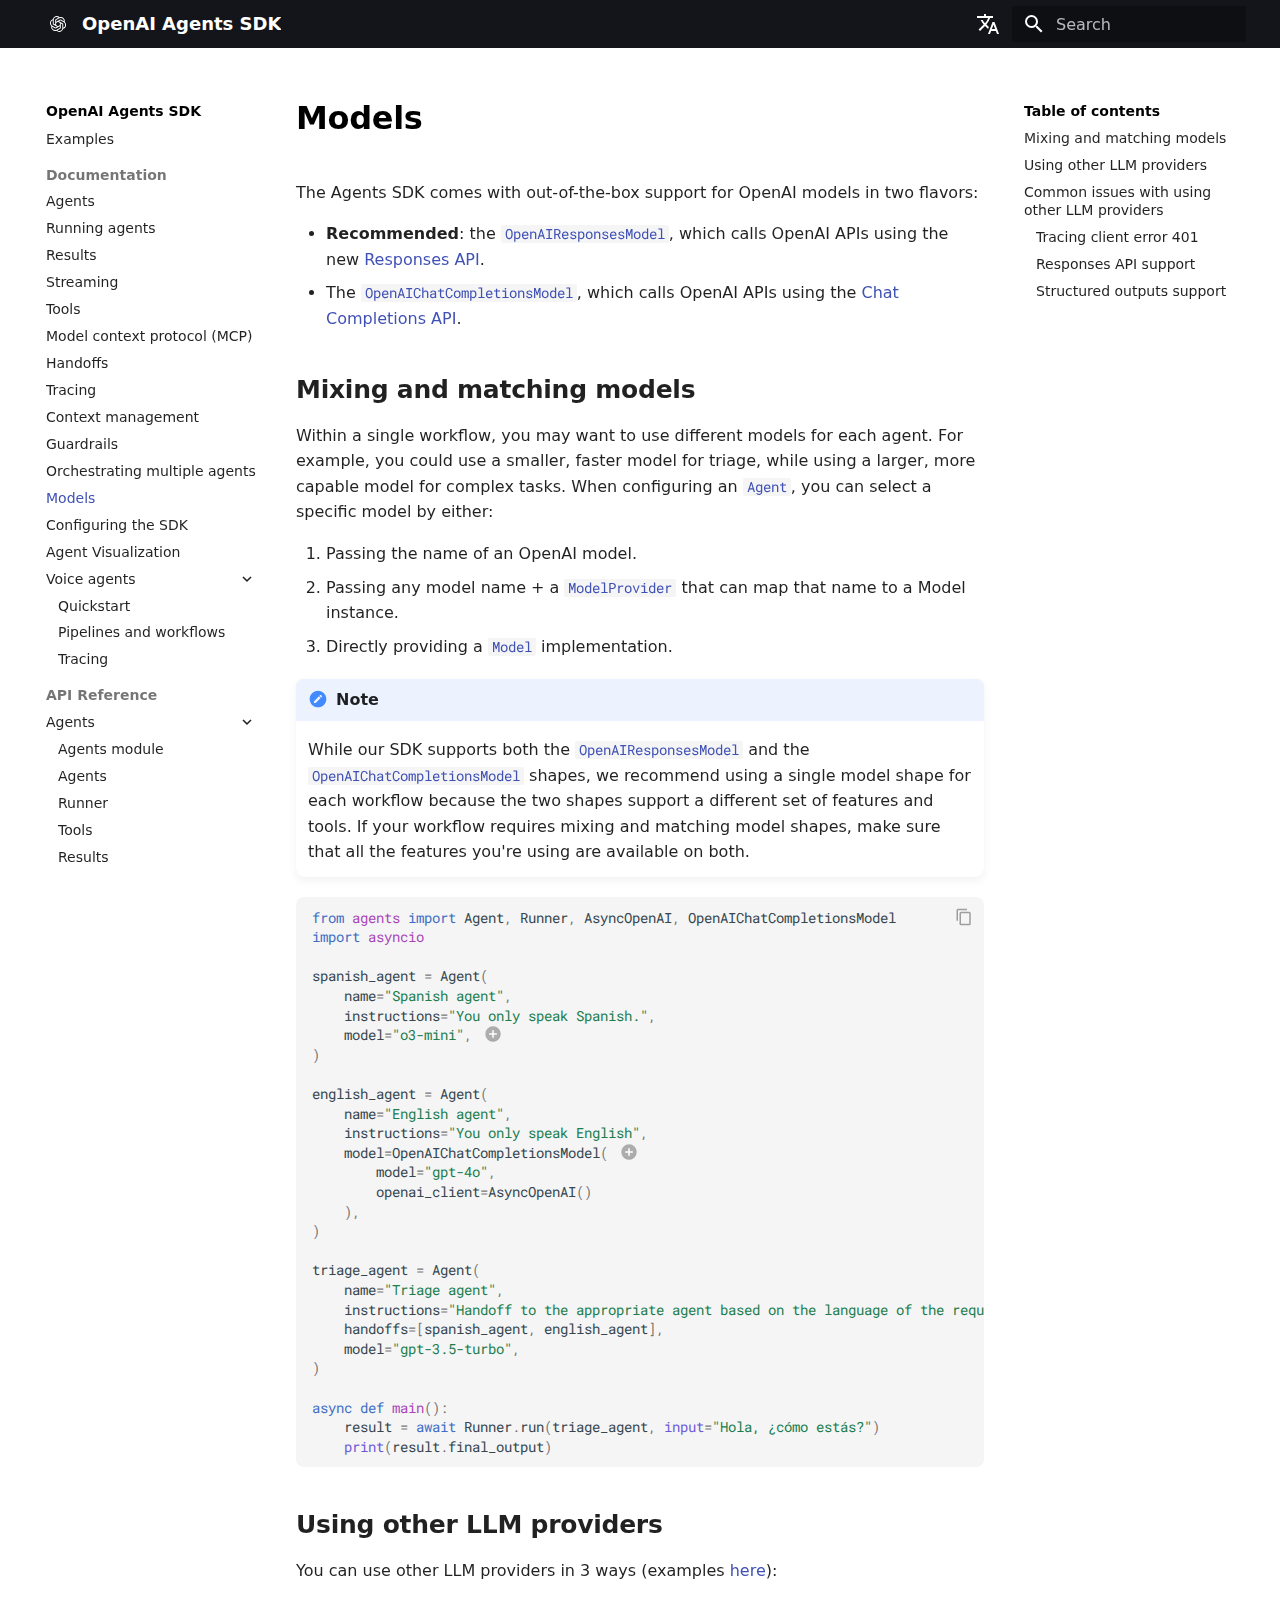
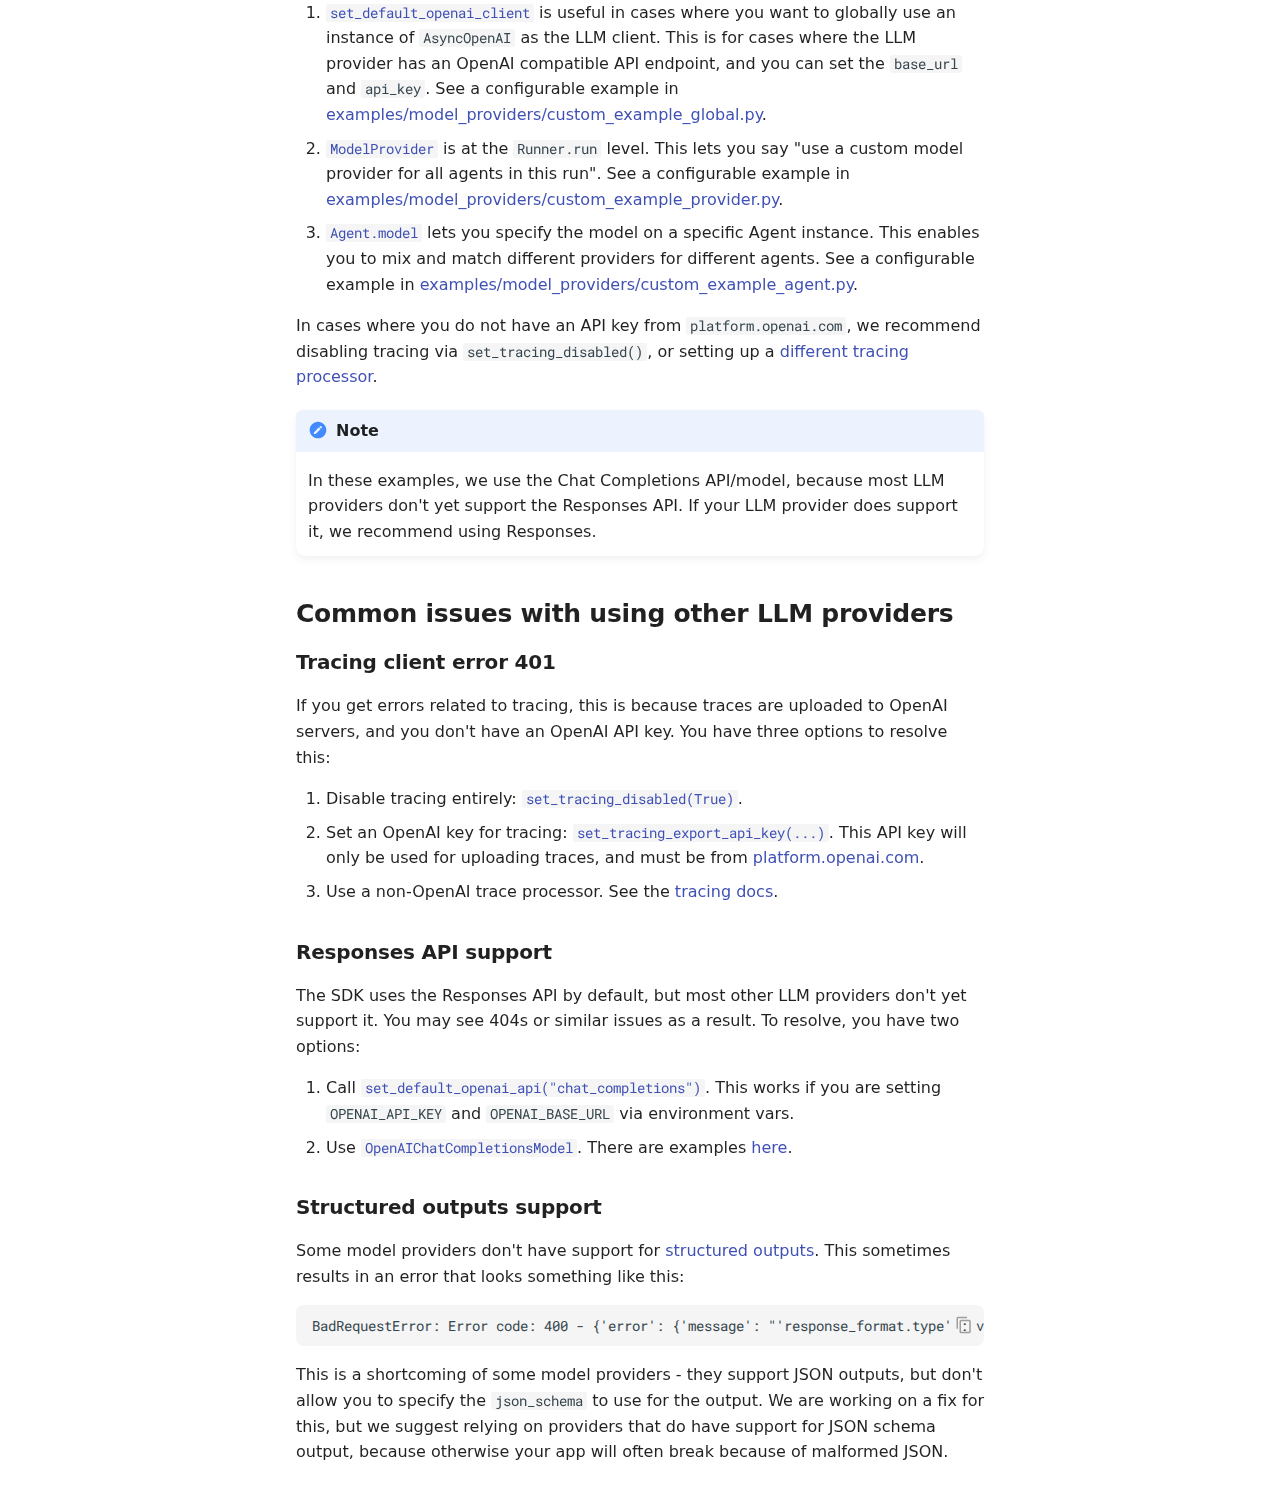
<file: models/index.html>
<!doctype html>
<html lang="en" class="no-js">
  <head>
    
      <meta charset="utf-8">
      <meta name="viewport" content="width=device-width,initial-scale=1">
      
      
      
      
        <link rel="prev" href="../multi_agent/">
      
      
        <link rel="next" href="../config/">
      
      
      <link rel="icon" href="../images/favicon-platform.svg">
      <meta name="generator" content="mkdocs-1.6.1, mkdocs-material-9.6.9">
    
    
      
        <title>Models - OpenAI Agents SDK</title>
      
    
    
      <link rel="stylesheet" href="../assets/stylesheets/main.4af4bdda.min.css">
      
        
        <link rel="stylesheet" href="../assets/stylesheets/palette.06af60db.min.css">
      
      


    
    
      
    
    
      
        
        
        <link rel="preconnect" href="https://fonts.gstatic.com" crossorigin>
        <link rel="stylesheet" href="https://fonts.googleapis.com/css?family=Roboto:300,300i,400,400i,700,700i%7CRoboto+Mono:400,400i,700,700i&display=fallback">
        <style>:root{--md-text-font:"Roboto";--md-code-font:"Roboto Mono"}</style>
      
    
    
      <link rel="stylesheet" href="../assets/_mkdocstrings.css">
    
      <link rel="stylesheet" href="../stylesheets/extra.css">
    
    <script>__md_scope=new URL("..",location),__md_hash=e=>[...e].reduce(((e,_)=>(e<<5)-e+_.charCodeAt(0)),0),__md_get=(e,_=localStorage,t=__md_scope)=>JSON.parse(_.getItem(t.pathname+"."+e)),__md_set=(e,_,t=localStorage,a=__md_scope)=>{try{t.setItem(a.pathname+"."+e,JSON.stringify(_))}catch(e){}}</script>
    
      

    
    
    
  </head>
  
  
    
    
    
    
    
    <body dir="ltr" data-md-color-scheme="default" data-md-color-primary="black" data-md-color-accent="indigo">
  
    
    <input class="md-toggle" data-md-toggle="drawer" type="checkbox" id="__drawer" autocomplete="off">
    <input class="md-toggle" data-md-toggle="search" type="checkbox" id="__search" autocomplete="off">
    <label class="md-overlay" for="__drawer"></label>
    <div data-md-component="skip">
      
        
        <a href="#models" class="md-skip">
          Skip to content
        </a>
      
    </div>
    <div data-md-component="announce">
      
    </div>
    
    
      

  

<header class="md-header md-header--shadow" data-md-component="header">
  <nav class="md-header__inner md-grid" aria-label="Header">
    <a href=".." title="OpenAI Agents SDK" class="md-header__button md-logo" aria-label="OpenAI Agents SDK" data-md-component="logo">
      
  <img src="../assets/logo.svg" alt="logo">

    </a>
    <label class="md-header__button md-icon" for="__drawer">
      
      <svg xmlns="http://www.w3.org/2000/svg" viewBox="0 0 24 24"><path d="M3 6h18v2H3zm0 5h18v2H3zm0 5h18v2H3z"/></svg>
    </label>
    <div class="md-header__title" data-md-component="header-title">
      <div class="md-header__ellipsis">
        <div class="md-header__topic">
          <span class="md-ellipsis">
            OpenAI Agents SDK
          </span>
        </div>
        <div class="md-header__topic" data-md-component="header-topic">
          <span class="md-ellipsis">
            
              Models
            
          </span>
        </div>
      </div>
    </div>
    
      
    
    
    
      <div class="md-header__option">
  <div class="md-select">
    
    <button class="md-header__button md-icon" aria-label="Select language">
      <svg xmlns="http://www.w3.org/2000/svg" viewBox="0 0 24 24"><path d="m12.87 15.07-2.54-2.51.03-.03A17.5 17.5 0 0 0 14.07 6H17V4h-7V2H8v2H1v2h11.17C11.5 7.92 10.44 9.75 9 11.35 8.07 10.32 7.3 9.19 6.69 8h-2c.73 1.63 1.73 3.17 2.98 4.56l-5.09 5.02L4 19l5-5 3.11 3.11zM18.5 10h-2L12 22h2l1.12-3h4.75L21 22h2zm-2.62 7 1.62-4.33L19.12 17z"/></svg>
    </button>
    <div class="md-select__inner">
      <ul class="md-select__list">
        
          <li class="md-select__item">
            <a href="./" hreflang="en" class="md-select__link">
              English
            </a>
          </li>
        
          <li class="md-select__item">
            <a href="../ja/models/" hreflang="ja" class="md-select__link">
              日本語
            </a>
          </li>
        
      </ul>
    </div>
  </div>
</div>
    
    
      <label class="md-header__button md-icon" for="__search">
        
        <svg xmlns="http://www.w3.org/2000/svg" viewBox="0 0 24 24"><path d="M9.5 3A6.5 6.5 0 0 1 16 9.5c0 1.61-.59 3.09-1.56 4.23l.27.27h.79l5 5-1.5 1.5-5-5v-.79l-.27-.27A6.52 6.52 0 0 1 9.5 16 6.5 6.5 0 0 1 3 9.5 6.5 6.5 0 0 1 9.5 3m0 2C7 5 5 7 5 9.5S7 14 9.5 14 14 12 14 9.5 12 5 9.5 5"/></svg>
      </label>
      <div class="md-search" data-md-component="search" role="dialog">
  <label class="md-search__overlay" for="__search"></label>
  <div class="md-search__inner" role="search">
    <form class="md-search__form" name="search">
      <input type="text" class="md-search__input" name="query" aria-label="Search" placeholder="Search" autocapitalize="off" autocorrect="off" autocomplete="off" spellcheck="false" data-md-component="search-query" required>
      <label class="md-search__icon md-icon" for="__search">
        
        <svg xmlns="http://www.w3.org/2000/svg" viewBox="0 0 24 24"><path d="M9.5 3A6.5 6.5 0 0 1 16 9.5c0 1.61-.59 3.09-1.56 4.23l.27.27h.79l5 5-1.5 1.5-5-5v-.79l-.27-.27A6.52 6.52 0 0 1 9.5 16 6.5 6.5 0 0 1 3 9.5 6.5 6.5 0 0 1 9.5 3m0 2C7 5 5 7 5 9.5S7 14 9.5 14 14 12 14 9.5 12 5 9.5 5"/></svg>
        
        <svg xmlns="http://www.w3.org/2000/svg" viewBox="0 0 24 24"><path d="M20 11v2H8l5.5 5.5-1.42 1.42L4.16 12l7.92-7.92L13.5 5.5 8 11z"/></svg>
      </label>
      <nav class="md-search__options" aria-label="Search">
        
        <button type="reset" class="md-search__icon md-icon" title="Clear" aria-label="Clear" tabindex="-1">
          
          <svg xmlns="http://www.w3.org/2000/svg" viewBox="0 0 24 24"><path d="M19 6.41 17.59 5 12 10.59 6.41 5 5 6.41 10.59 12 5 17.59 6.41 19 12 13.41 17.59 19 19 17.59 13.41 12z"/></svg>
        </button>
      </nav>
      
    </form>
    <div class="md-search__output">
      <div class="md-search__scrollwrap" tabindex="0" data-md-scrollfix>
        <div class="md-search-result" data-md-component="search-result">
          <div class="md-search-result__meta">
            Initializing search
          </div>
          <ol class="md-search-result__list" role="presentation"></ol>
        </div>
      </div>
    </div>
  </div>
</div>
    
    
  </nav>
  
</header>
    
    <div class="md-container" data-md-component="container">
      
      
        
          
        
      
      <main class="md-main" data-md-component="main">
        <div class="md-main__inner md-grid">
          
            
              
              <div class="md-sidebar md-sidebar--primary" data-md-component="sidebar" data-md-type="navigation" >
                <div class="md-sidebar__scrollwrap">
                  <div class="md-sidebar__inner">
                    



<nav class="md-nav md-nav--primary" aria-label="Navigation" data-md-level="0">
  <label class="md-nav__title" for="__drawer">
    <a href=".." title="OpenAI Agents SDK" class="md-nav__button md-logo" aria-label="OpenAI Agents SDK" data-md-component="logo">
      
  <img src="../assets/logo.svg" alt="logo">

    </a>
    OpenAI Agents SDK
  </label>
  
  <ul class="md-nav__list" data-md-scrollfix>
    
      
      
  
  
  
  
    <li class="md-nav__item">
      <a href=".." class="md-nav__link">
        
  
  <span class="md-ellipsis">
    Intro
    
  </span>
  

      </a>
    </li>
  

    
      
      
  
  
  
  
    <li class="md-nav__item">
      <a href="../quickstart/" class="md-nav__link">
        
  
  <span class="md-ellipsis">
    Quickstart
    
  </span>
  

      </a>
    </li>
  

    
      
      
  
  
  
  
    <li class="md-nav__item">
      <a href="../examples/" class="md-nav__link">
        
  
  <span class="md-ellipsis">
    Examples
    
  </span>
  

      </a>
    </li>
  

    
      
      
  
  
    
  
  
  
    
    
    
      
        
        
      
    
    
    <li class="md-nav__item md-nav__item--active md-nav__item--section md-nav__item--nested">
      
        
        
        <input class="md-nav__toggle md-toggle " type="checkbox" id="__nav_4" checked>
        
          
          <label class="md-nav__link" for="__nav_4" id="__nav_4_label" tabindex="">
            
  
  <span class="md-ellipsis">
    Documentation
    
  </span>
  

            <span class="md-nav__icon md-icon"></span>
          </label>
        
        <nav class="md-nav" data-md-level="1" aria-labelledby="__nav_4_label" aria-expanded="true">
          <label class="md-nav__title" for="__nav_4">
            <span class="md-nav__icon md-icon"></span>
            Documentation
          </label>
          <ul class="md-nav__list" data-md-scrollfix>
            
              
                
  
  
  
  
    <li class="md-nav__item">
      <a href="../agents/" class="md-nav__link">
        
  
  <span class="md-ellipsis">
    Agents
    
  </span>
  

      </a>
    </li>
  

              
            
              
                
  
  
  
  
    <li class="md-nav__item">
      <a href="../running_agents/" class="md-nav__link">
        
  
  <span class="md-ellipsis">
    Running agents
    
  </span>
  

      </a>
    </li>
  

              
            
              
                
  
  
  
  
    <li class="md-nav__item">
      <a href="../results/" class="md-nav__link">
        
  
  <span class="md-ellipsis">
    Results
    
  </span>
  

      </a>
    </li>
  

              
            
              
                
  
  
  
  
    <li class="md-nav__item">
      <a href="../streaming/" class="md-nav__link">
        
  
  <span class="md-ellipsis">
    Streaming
    
  </span>
  

      </a>
    </li>
  

              
            
              
                
  
  
  
  
    <li class="md-nav__item">
      <a href="../tools/" class="md-nav__link">
        
  
  <span class="md-ellipsis">
    Tools
    
  </span>
  

      </a>
    </li>
  

              
            
              
                
  
  
  
  
    <li class="md-nav__item">
      <a href="../mcp/" class="md-nav__link">
        
  
  <span class="md-ellipsis">
    Model context protocol (MCP)
    
  </span>
  

      </a>
    </li>
  

              
            
              
                
  
  
  
  
    <li class="md-nav__item">
      <a href="../handoffs/" class="md-nav__link">
        
  
  <span class="md-ellipsis">
    Handoffs
    
  </span>
  

      </a>
    </li>
  

              
            
              
                
  
  
  
  
    <li class="md-nav__item">
      <a href="../tracing/" class="md-nav__link">
        
  
  <span class="md-ellipsis">
    Tracing
    
  </span>
  

      </a>
    </li>
  

              
            
              
                
  
  
  
  
    <li class="md-nav__item">
      <a href="../context/" class="md-nav__link">
        
  
  <span class="md-ellipsis">
    Context management
    
  </span>
  

      </a>
    </li>
  

              
            
              
                
  
  
  
  
    <li class="md-nav__item">
      <a href="../guardrails/" class="md-nav__link">
        
  
  <span class="md-ellipsis">
    Guardrails
    
  </span>
  

      </a>
    </li>
  

              
            
              
                
  
  
  
  
    <li class="md-nav__item">
      <a href="../multi_agent/" class="md-nav__link">
        
  
  <span class="md-ellipsis">
    Orchestrating multiple agents
    
  </span>
  

      </a>
    </li>
  

              
            
              
                
  
  
    
  
  
  
    <li class="md-nav__item md-nav__item--active">
      
      <input class="md-nav__toggle md-toggle" type="checkbox" id="__toc">
      
      
        
      
      
        <label class="md-nav__link md-nav__link--active" for="__toc">
          
  
  <span class="md-ellipsis">
    Models
    
  </span>
  

          <span class="md-nav__icon md-icon"></span>
        </label>
      
      <a href="./" class="md-nav__link md-nav__link--active">
        
  
  <span class="md-ellipsis">
    Models
    
  </span>
  

      </a>
      
        

<nav class="md-nav md-nav--secondary" aria-label="Table of contents">
  
  
  
    
  
  
    <label class="md-nav__title" for="__toc">
      <span class="md-nav__icon md-icon"></span>
      Table of contents
    </label>
    <ul class="md-nav__list" data-md-component="toc" data-md-scrollfix>
      
        <li class="md-nav__item">
  <a href="#mixing-and-matching-models" class="md-nav__link">
    <span class="md-ellipsis">
      Mixing and matching models
    </span>
  </a>
  
</li>
      
        <li class="md-nav__item">
  <a href="#using-other-llm-providers" class="md-nav__link">
    <span class="md-ellipsis">
      Using other LLM providers
    </span>
  </a>
  
</li>
      
        <li class="md-nav__item">
  <a href="#common-issues-with-using-other-llm-providers" class="md-nav__link">
    <span class="md-ellipsis">
      Common issues with using other LLM providers
    </span>
  </a>
  
    <nav class="md-nav" aria-label="Common issues with using other LLM providers">
      <ul class="md-nav__list">
        
          <li class="md-nav__item">
  <a href="#tracing-client-error-401" class="md-nav__link">
    <span class="md-ellipsis">
      Tracing client error 401
    </span>
  </a>
  
</li>
        
          <li class="md-nav__item">
  <a href="#responses-api-support" class="md-nav__link">
    <span class="md-ellipsis">
      Responses API support
    </span>
  </a>
  
</li>
        
          <li class="md-nav__item">
  <a href="#structured-outputs-support" class="md-nav__link">
    <span class="md-ellipsis">
      Structured outputs support
    </span>
  </a>
  
</li>
        
      </ul>
    </nav>
  
</li>
      
    </ul>
  
</nav>
      
    </li>
  

              
            
              
                
  
  
  
  
    <li class="md-nav__item">
      <a href="../config/" class="md-nav__link">
        
  
  <span class="md-ellipsis">
    Configuring the SDK
    
  </span>
  

      </a>
    </li>
  

              
            
              
                
  
  
  
  
    <li class="md-nav__item">
      <a href="../visualization/" class="md-nav__link">
        
  
  <span class="md-ellipsis">
    Agent Visualization
    
  </span>
  

      </a>
    </li>
  

              
            
              
                
  
  
  
  
    
    
    
      
    
    
    <li class="md-nav__item md-nav__item--nested">
      
        
        
          
        
        <input class="md-nav__toggle md-toggle md-toggle--indeterminate" type="checkbox" id="__nav_4_15" >
        
          
          <label class="md-nav__link" for="__nav_4_15" id="__nav_4_15_label" tabindex="0">
            
  
  <span class="md-ellipsis">
    Voice agents
    
  </span>
  

            <span class="md-nav__icon md-icon"></span>
          </label>
        
        <nav class="md-nav" data-md-level="2" aria-labelledby="__nav_4_15_label" aria-expanded="false">
          <label class="md-nav__title" for="__nav_4_15">
            <span class="md-nav__icon md-icon"></span>
            Voice agents
          </label>
          <ul class="md-nav__list" data-md-scrollfix>
            
              
                
  
  
  
  
    <li class="md-nav__item">
      <a href="../voice/quickstart/" class="md-nav__link">
        
  
  <span class="md-ellipsis">
    Quickstart
    
  </span>
  

      </a>
    </li>
  

              
            
              
                
  
  
  
  
    <li class="md-nav__item">
      <a href="../voice/pipeline/" class="md-nav__link">
        
  
  <span class="md-ellipsis">
    Pipelines and workflows
    
  </span>
  

      </a>
    </li>
  

              
            
              
                
  
  
  
  
    <li class="md-nav__item">
      <a href="../voice/tracing/" class="md-nav__link">
        
  
  <span class="md-ellipsis">
    Tracing
    
  </span>
  

      </a>
    </li>
  

              
            
          </ul>
        </nav>
      
    </li>
  

              
            
          </ul>
        </nav>
      
    </li>
  

    
      
      
  
  
  
  
    
    
    
      
        
        
      
    
    
    <li class="md-nav__item md-nav__item--section md-nav__item--nested">
      
        
        
          
        
        <input class="md-nav__toggle md-toggle md-toggle--indeterminate" type="checkbox" id="__nav_5" >
        
          
          <label class="md-nav__link" for="__nav_5" id="__nav_5_label" tabindex="">
            
  
  <span class="md-ellipsis">
    API Reference
    
  </span>
  

            <span class="md-nav__icon md-icon"></span>
          </label>
        
        <nav class="md-nav" data-md-level="1" aria-labelledby="__nav_5_label" aria-expanded="false">
          <label class="md-nav__title" for="__nav_5">
            <span class="md-nav__icon md-icon"></span>
            API Reference
          </label>
          <ul class="md-nav__list" data-md-scrollfix>
            
              
                
  
  
  
  
    
    
    
      
    
    
    <li class="md-nav__item md-nav__item--nested">
      
        
        
          
        
        <input class="md-nav__toggle md-toggle md-toggle--indeterminate" type="checkbox" id="__nav_5_1" >
        
          
          <label class="md-nav__link" for="__nav_5_1" id="__nav_5_1_label" tabindex="0">
            
  
  <span class="md-ellipsis">
    Agents
    
  </span>
  

            <span class="md-nav__icon md-icon"></span>
          </label>
        
        <nav class="md-nav" data-md-level="2" aria-labelledby="__nav_5_1_label" aria-expanded="false">
          <label class="md-nav__title" for="__nav_5_1">
            <span class="md-nav__icon md-icon"></span>
            Agents
          </label>
          <ul class="md-nav__list" data-md-scrollfix>
            
              
                
  
  
  
  
    <li class="md-nav__item">
      <a href="../ref/" class="md-nav__link">
        
  
  <span class="md-ellipsis">
    Agents module
    
  </span>
  

      </a>
    </li>
  

              
            
              
                
  
  
  
  
    <li class="md-nav__item">
      <a href="../ref/agent/" class="md-nav__link">
        
  
  <span class="md-ellipsis">
    Agents
    
  </span>
  

      </a>
    </li>
  

              
            
              
                
  
  
  
  
    <li class="md-nav__item">
      <a href="../ref/run/" class="md-nav__link">
        
  
  <span class="md-ellipsis">
    Runner
    
  </span>
  

      </a>
    </li>
  

              
            
              
                
  
  
  
  
    <li class="md-nav__item">
      <a href="../ref/tool/" class="md-nav__link">
        
  
  <span class="md-ellipsis">
    Tools
    
  </span>
  

      </a>
    </li>
  

              
            
              
                
  
  
  
  
    <li class="md-nav__item">
      <a href="../ref/result/" class="md-nav__link">
        
  
  <span class="md-ellipsis">
    Results
    
  </span>
  

      </a>
    </li>
  

              
            
              
                
  
  
  
  
    <li class="md-nav__item">
      <a href="../ref/stream_events/" class="md-nav__link">
        
  
  <span class="md-ellipsis">
    Streaming events
    
  </span>
  

      </a>
    </li>
  

              
            
              
                
  
  
  
  
    <li class="md-nav__item">
      <a href="../ref/handoffs/" class="md-nav__link">
        
  
  <span class="md-ellipsis">
    Handoffs
    
  </span>
  

      </a>
    </li>
  

              
            
              
                
  
  
  
  
    <li class="md-nav__item">
      <a href="../ref/lifecycle/" class="md-nav__link">
        
  
  <span class="md-ellipsis">
    Lifecycle
    
  </span>
  

      </a>
    </li>
  

              
            
              
                
  
  
  
  
    <li class="md-nav__item">
      <a href="../ref/items/" class="md-nav__link">
        
  
  <span class="md-ellipsis">
    Items
    
  </span>
  

      </a>
    </li>
  

              
            
              
                
  
  
  
  
    <li class="md-nav__item">
      <a href="../ref/run_context/" class="md-nav__link">
        
  
  <span class="md-ellipsis">
    Run context
    
  </span>
  

      </a>
    </li>
  

              
            
              
                
  
  
  
  
    <li class="md-nav__item">
      <a href="../ref/usage/" class="md-nav__link">
        
  
  <span class="md-ellipsis">
    Usage
    
  </span>
  

      </a>
    </li>
  

              
            
              
                
  
  
  
  
    <li class="md-nav__item">
      <a href="../ref/exceptions/" class="md-nav__link">
        
  
  <span class="md-ellipsis">
    Exceptions
    
  </span>
  

      </a>
    </li>
  

              
            
              
                
  
  
  
  
    <li class="md-nav__item">
      <a href="../ref/guardrail/" class="md-nav__link">
        
  
  <span class="md-ellipsis">
    Guardrails
    
  </span>
  

      </a>
    </li>
  

              
            
              
                
  
  
  
  
    <li class="md-nav__item">
      <a href="../ref/model_settings/" class="md-nav__link">
        
  
  <span class="md-ellipsis">
    Model settings
    
  </span>
  

      </a>
    </li>
  

              
            
              
                
  
  
  
  
    <li class="md-nav__item">
      <a href="../ref/agent_output/" class="md-nav__link">
        
  
  <span class="md-ellipsis">
    Agent output
    
  </span>
  

      </a>
    </li>
  

              
            
              
                
  
  
  
  
    <li class="md-nav__item">
      <a href="../ref/function_schema/" class="md-nav__link">
        
  
  <span class="md-ellipsis">
    Function schema
    
  </span>
  

      </a>
    </li>
  

              
            
              
                
  
  
  
  
    <li class="md-nav__item">
      <a href="../ref/models/interface/" class="md-nav__link">
        
  
  <span class="md-ellipsis">
    Model interface
    
  </span>
  

      </a>
    </li>
  

              
            
              
                
  
  
  
  
    <li class="md-nav__item">
      <a href="../ref/models/openai_chatcompletions/" class="md-nav__link">
        
  
  <span class="md-ellipsis">
    OpenAI Chat Completions model
    
  </span>
  

      </a>
    </li>
  

              
            
              
                
  
  
  
  
    <li class="md-nav__item">
      <a href="../ref/models/openai_responses/" class="md-nav__link">
        
  
  <span class="md-ellipsis">
    OpenAI Responses model
    
  </span>
  

      </a>
    </li>
  

              
            
              
                
  
  
  
  
    <li class="md-nav__item">
      <a href="../ref/mcp/server/" class="md-nav__link">
        
  
  <span class="md-ellipsis">
    MCP Servers
    
  </span>
  

      </a>
    </li>
  

              
            
              
                
  
  
  
  
    <li class="md-nav__item">
      <a href="../ref/mcp/util/" class="md-nav__link">
        
  
  <span class="md-ellipsis">
    MCP Util
    
  </span>
  

      </a>
    </li>
  

              
            
          </ul>
        </nav>
      
    </li>
  

              
            
              
                
  
  
  
  
    
    
    
      
    
    
    <li class="md-nav__item md-nav__item--nested">
      
        
        
          
        
        <input class="md-nav__toggle md-toggle md-toggle--indeterminate" type="checkbox" id="__nav_5_2" >
        
          
          <label class="md-nav__link" for="__nav_5_2" id="__nav_5_2_label" tabindex="0">
            
  
  <span class="md-ellipsis">
    Tracing
    
  </span>
  

            <span class="md-nav__icon md-icon"></span>
          </label>
        
        <nav class="md-nav" data-md-level="2" aria-labelledby="__nav_5_2_label" aria-expanded="false">
          <label class="md-nav__title" for="__nav_5_2">
            <span class="md-nav__icon md-icon"></span>
            Tracing
          </label>
          <ul class="md-nav__list" data-md-scrollfix>
            
              
                
  
  
  
  
    <li class="md-nav__item">
      <a href="../ref/tracing/" class="md-nav__link">
        
  
  <span class="md-ellipsis">
    Tracing module
    
  </span>
  

      </a>
    </li>
  

              
            
              
                
  
  
  
  
    <li class="md-nav__item">
      <a href="../ref/tracing/create/" class="md-nav__link">
        
  
  <span class="md-ellipsis">
    Creating traces/spans
    
  </span>
  

      </a>
    </li>
  

              
            
              
                
  
  
  
  
    <li class="md-nav__item">
      <a href="../ref/tracing/traces/" class="md-nav__link">
        
  
  <span class="md-ellipsis">
    Traces
    
  </span>
  

      </a>
    </li>
  

              
            
              
                
  
  
  
  
    <li class="md-nav__item">
      <a href="../ref/tracing/spans/" class="md-nav__link">
        
  
  <span class="md-ellipsis">
    Spans
    
  </span>
  

      </a>
    </li>
  

              
            
              
                
  
  
  
  
    <li class="md-nav__item">
      <a href="../ref/tracing/processor_interface/" class="md-nav__link">
        
  
  <span class="md-ellipsis">
    Processor interface
    
  </span>
  

      </a>
    </li>
  

              
            
              
                
  
  
  
  
    <li class="md-nav__item">
      <a href="../ref/tracing/processors/" class="md-nav__link">
        
  
  <span class="md-ellipsis">
    Processors
    
  </span>
  

      </a>
    </li>
  

              
            
              
                
  
  
  
  
    <li class="md-nav__item">
      <a href="../ref/tracing/scope/" class="md-nav__link">
        
  
  <span class="md-ellipsis">
    Scope
    
  </span>
  

      </a>
    </li>
  

              
            
              
                
  
  
  
  
    <li class="md-nav__item">
      <a href="../ref/tracing/setup/" class="md-nav__link">
        
  
  <span class="md-ellipsis">
    Setup
    
  </span>
  

      </a>
    </li>
  

              
            
              
                
  
  
  
  
    <li class="md-nav__item">
      <a href="../ref/tracing/span_data/" class="md-nav__link">
        
  
  <span class="md-ellipsis">
    Span data
    
  </span>
  

      </a>
    </li>
  

              
            
              
                
  
  
  
  
    <li class="md-nav__item">
      <a href="../ref/tracing/util/" class="md-nav__link">
        
  
  <span class="md-ellipsis">
    Util
    
  </span>
  

      </a>
    </li>
  

              
            
          </ul>
        </nav>
      
    </li>
  

              
            
              
                
  
  
  
  
    
    
    
      
    
    
    <li class="md-nav__item md-nav__item--nested">
      
        
        
          
        
        <input class="md-nav__toggle md-toggle md-toggle--indeterminate" type="checkbox" id="__nav_5_3" >
        
          
          <label class="md-nav__link" for="__nav_5_3" id="__nav_5_3_label" tabindex="0">
            
  
  <span class="md-ellipsis">
    Voice
    
  </span>
  

            <span class="md-nav__icon md-icon"></span>
          </label>
        
        <nav class="md-nav" data-md-level="2" aria-labelledby="__nav_5_3_label" aria-expanded="false">
          <label class="md-nav__title" for="__nav_5_3">
            <span class="md-nav__icon md-icon"></span>
            Voice
          </label>
          <ul class="md-nav__list" data-md-scrollfix>
            
              
                
  
  
  
  
    <li class="md-nav__item">
      <a href="../ref/voice/pipeline/" class="md-nav__link">
        
  
  <span class="md-ellipsis">
    Pipeline
    
  </span>
  

      </a>
    </li>
  

              
            
              
                
  
  
  
  
    <li class="md-nav__item">
      <a href="../ref/voice/workflow/" class="md-nav__link">
        
  
  <span class="md-ellipsis">
    Workflow
    
  </span>
  

      </a>
    </li>
  

              
            
              
                
  
  
  
  
    <li class="md-nav__item">
      <a href="../ref/voice/input/" class="md-nav__link">
        
  
  <span class="md-ellipsis">
    Input
    
  </span>
  

      </a>
    </li>
  

              
            
              
                
  
  
  
  
    <li class="md-nav__item">
      <a href="../ref/voice/result/" class="md-nav__link">
        
  
  <span class="md-ellipsis">
    Result
    
  </span>
  

      </a>
    </li>
  

              
            
              
                
  
  
  
  
    <li class="md-nav__item">
      <a href="../ref/voice/pipeline_config/" class="md-nav__link">
        
  
  <span class="md-ellipsis">
    Pipeline Config
    
  </span>
  

      </a>
    </li>
  

              
            
              
                
  
  
  
  
    <li class="md-nav__item">
      <a href="../ref/voice/events/" class="md-nav__link">
        
  
  <span class="md-ellipsis">
    Events
    
  </span>
  

      </a>
    </li>
  

              
            
              
                
  
  
  
  
    <li class="md-nav__item">
      <a href="../ref/voice/exceptions/" class="md-nav__link">
        
  
  <span class="md-ellipsis">
    Exceptions
    
  </span>
  

      </a>
    </li>
  

              
            
              
                
  
  
  
  
    <li class="md-nav__item">
      <a href="../ref/voice/model/" class="md-nav__link">
        
  
  <span class="md-ellipsis">
    Model
    
  </span>
  

      </a>
    </li>
  

              
            
              
                
  
  
  
  
    <li class="md-nav__item">
      <a href="../ref/voice/utils/" class="md-nav__link">
        
  
  <span class="md-ellipsis">
    Utils
    
  </span>
  

      </a>
    </li>
  

              
            
              
                
  
  
  
  
    <li class="md-nav__item">
      <a href="../ref/voice/models/openai_provider/" class="md-nav__link">
        
  
  <span class="md-ellipsis">
    OpenAIVoiceModelProvider
    
  </span>
  

      </a>
    </li>
  

              
            
              
                
  
  
  
  
    <li class="md-nav__item">
      <a href="../ref/voice/models/openai_stt/" class="md-nav__link">
        
  
  <span class="md-ellipsis">
    OpenAI STT
    
  </span>
  

      </a>
    </li>
  

              
            
              
                
  
  
  
  
    <li class="md-nav__item">
      <a href="../ref/voice/models/openai_tts/" class="md-nav__link">
        
  
  <span class="md-ellipsis">
    OpenAI TTS
    
  </span>
  

      </a>
    </li>
  

              
            
          </ul>
        </nav>
      
    </li>
  

              
            
              
                
  
  
  
  
    
    
    
      
    
    
    <li class="md-nav__item md-nav__item--nested">
      
        
        
          
        
        <input class="md-nav__toggle md-toggle md-toggle--indeterminate" type="checkbox" id="__nav_5_4" >
        
          
          <label class="md-nav__link" for="__nav_5_4" id="__nav_5_4_label" tabindex="0">
            
  
  <span class="md-ellipsis">
    Extensions
    
  </span>
  

            <span class="md-nav__icon md-icon"></span>
          </label>
        
        <nav class="md-nav" data-md-level="2" aria-labelledby="__nav_5_4_label" aria-expanded="false">
          <label class="md-nav__title" for="__nav_5_4">
            <span class="md-nav__icon md-icon"></span>
            Extensions
          </label>
          <ul class="md-nav__list" data-md-scrollfix>
            
              
                
  
  
  
  
    <li class="md-nav__item">
      <a href="../ref/extensions/handoff_filters/" class="md-nav__link">
        
  
  <span class="md-ellipsis">
    Handoff filters
    
  </span>
  

      </a>
    </li>
  

              
            
              
                
  
  
  
  
    <li class="md-nav__item">
      <a href="../ref/extensions/handoff_prompt/" class="md-nav__link">
        
  
  <span class="md-ellipsis">
    Handoff prompt
    
  </span>
  

      </a>
    </li>
  

              
            
          </ul>
        </nav>
      
    </li>
  

              
            
          </ul>
        </nav>
      
    </li>
  

    
  </ul>
</nav>
                  </div>
                </div>
              </div>
            
            
              
              <div class="md-sidebar md-sidebar--secondary" data-md-component="sidebar" data-md-type="toc" >
                <div class="md-sidebar__scrollwrap">
                  <div class="md-sidebar__inner">
                    

<nav class="md-nav md-nav--secondary" aria-label="Table of contents">
  
  
  
    
  
  
    <label class="md-nav__title" for="__toc">
      <span class="md-nav__icon md-icon"></span>
      Table of contents
    </label>
    <ul class="md-nav__list" data-md-component="toc" data-md-scrollfix>
      
        <li class="md-nav__item">
  <a href="#mixing-and-matching-models" class="md-nav__link">
    <span class="md-ellipsis">
      Mixing and matching models
    </span>
  </a>
  
</li>
      
        <li class="md-nav__item">
  <a href="#using-other-llm-providers" class="md-nav__link">
    <span class="md-ellipsis">
      Using other LLM providers
    </span>
  </a>
  
</li>
      
        <li class="md-nav__item">
  <a href="#common-issues-with-using-other-llm-providers" class="md-nav__link">
    <span class="md-ellipsis">
      Common issues with using other LLM providers
    </span>
  </a>
  
    <nav class="md-nav" aria-label="Common issues with using other LLM providers">
      <ul class="md-nav__list">
        
          <li class="md-nav__item">
  <a href="#tracing-client-error-401" class="md-nav__link">
    <span class="md-ellipsis">
      Tracing client error 401
    </span>
  </a>
  
</li>
        
          <li class="md-nav__item">
  <a href="#responses-api-support" class="md-nav__link">
    <span class="md-ellipsis">
      Responses API support
    </span>
  </a>
  
</li>
        
          <li class="md-nav__item">
  <a href="#structured-outputs-support" class="md-nav__link">
    <span class="md-ellipsis">
      Structured outputs support
    </span>
  </a>
  
</li>
        
      </ul>
    </nav>
  
</li>
      
    </ul>
  
</nav>
                  </div>
                </div>
              </div>
            
          
          
            <div class="md-content" data-md-component="content">
              <article class="md-content__inner md-typeset">
                
                  



<h1 id="models">Models</h1>
<p>The Agents SDK comes with out-of-the-box support for OpenAI models in two flavors:</p>
<ul>
<li><strong>Recommended</strong>: the <a class="autorefs autorefs-internal" title="OpenAIResponsesModel" href="../ref/models/openai_responses/#agents.models.openai_responses.OpenAIResponsesModel"><code>OpenAIResponsesModel</code></a>, which calls OpenAI APIs using the new <a href="https://platform.openai.com/docs/api-reference/responses">Responses API</a>.</li>
<li>The <a class="autorefs autorefs-internal" title="OpenAIChatCompletionsModel" href="../ref/models/openai_chatcompletions/#agents.models.openai_chatcompletions.OpenAIChatCompletionsModel"><code>OpenAIChatCompletionsModel</code></a>, which calls OpenAI APIs using the <a href="https://platform.openai.com/docs/api-reference/chat">Chat Completions API</a>.</li>
</ul>
<h2 id="mixing-and-matching-models">Mixing and matching models</h2>
<p>Within a single workflow, you may want to use different models for each agent. For example, you could use a smaller, faster model for triage, while using a larger, more capable model for complex tasks. When configuring an <a class="autorefs autorefs-internal" title="Agent


  
      dataclass
  " href="../ref/agent/#agents.agent.Agent"><code>Agent</code></a>, you can select a specific model by either:</p>
<ol>
<li>Passing the name of an OpenAI model.</li>
<li>Passing any model name + a <a class="autorefs autorefs-internal" title="ModelProvider" href="../ref/models/interface/#agents.models.interface.ModelProvider"><code>ModelProvider</code></a> that can map that name to a Model instance.</li>
<li>Directly providing a <a class="autorefs autorefs-internal" title="Model" href="../ref/models/interface/#agents.models.interface.Model"><code>Model</code></a> implementation.</li>
</ol>
<div class="admonition note">
<p class="admonition-title">Note</p>
<p>While our SDK supports both the <a class="autorefs autorefs-internal" title="OpenAIResponsesModel" href="../ref/models/openai_responses/#agents.models.openai_responses.OpenAIResponsesModel"><code>OpenAIResponsesModel</code></a> and the <a class="autorefs autorefs-internal" title="OpenAIChatCompletionsModel" href="../ref/models/openai_chatcompletions/#agents.models.openai_chatcompletions.OpenAIChatCompletionsModel"><code>OpenAIChatCompletionsModel</code></a> shapes, we recommend using a single model shape for each workflow because the two shapes support a different set of features and tools. If your workflow requires mixing and matching model shapes, make sure that all the features you're using are available on both.</p>
</div>
<div class="language-python highlight"><pre><span></span><code><span id="__span-0-1"><a id="__codelineno-0-1" name="__codelineno-0-1" href="#__codelineno-0-1"></a><span class="kn">from</span><span class="w"> </span><span class="nn">agents</span><span class="w"> </span><span class="kn">import</span> <span class="n">Agent</span><span class="p">,</span> <span class="n">Runner</span><span class="p">,</span> <span class="n">AsyncOpenAI</span><span class="p">,</span> <span class="n">OpenAIChatCompletionsModel</span>
</span><span id="__span-0-2"><a id="__codelineno-0-2" name="__codelineno-0-2" href="#__codelineno-0-2"></a><span class="kn">import</span><span class="w"> </span><span class="nn">asyncio</span>
</span><span id="__span-0-3"><a id="__codelineno-0-3" name="__codelineno-0-3" href="#__codelineno-0-3"></a>
</span><span id="__span-0-4"><a id="__codelineno-0-4" name="__codelineno-0-4" href="#__codelineno-0-4"></a><span class="n">spanish_agent</span> <span class="o">=</span> <span class="n">Agent</span><span class="p">(</span>
</span><span id="__span-0-5"><a id="__codelineno-0-5" name="__codelineno-0-5" href="#__codelineno-0-5"></a>    <span class="n">name</span><span class="o">=</span><span class="s2">&quot;Spanish agent&quot;</span><span class="p">,</span>
</span><span id="__span-0-6"><a id="__codelineno-0-6" name="__codelineno-0-6" href="#__codelineno-0-6"></a>    <span class="n">instructions</span><span class="o">=</span><span class="s2">&quot;You only speak Spanish.&quot;</span><span class="p">,</span>
</span><span id="__span-0-7"><a id="__codelineno-0-7" name="__codelineno-0-7" href="#__codelineno-0-7"></a>    <span class="n">model</span><span class="o">=</span><span class="s2">&quot;o3-mini&quot;</span><span class="p">,</span> <span class="c1"># (1)!</span>
</span><span id="__span-0-8"><a id="__codelineno-0-8" name="__codelineno-0-8" href="#__codelineno-0-8"></a><span class="p">)</span>
</span><span id="__span-0-9"><a id="__codelineno-0-9" name="__codelineno-0-9" href="#__codelineno-0-9"></a>
</span><span id="__span-0-10"><a id="__codelineno-0-10" name="__codelineno-0-10" href="#__codelineno-0-10"></a><span class="n">english_agent</span> <span class="o">=</span> <span class="n">Agent</span><span class="p">(</span>
</span><span id="__span-0-11"><a id="__codelineno-0-11" name="__codelineno-0-11" href="#__codelineno-0-11"></a>    <span class="n">name</span><span class="o">=</span><span class="s2">&quot;English agent&quot;</span><span class="p">,</span>
</span><span id="__span-0-12"><a id="__codelineno-0-12" name="__codelineno-0-12" href="#__codelineno-0-12"></a>    <span class="n">instructions</span><span class="o">=</span><span class="s2">&quot;You only speak English&quot;</span><span class="p">,</span>
</span><span id="__span-0-13"><a id="__codelineno-0-13" name="__codelineno-0-13" href="#__codelineno-0-13"></a>    <span class="n">model</span><span class="o">=</span><span class="n">OpenAIChatCompletionsModel</span><span class="p">(</span> <span class="c1"># (2)!</span>
</span><span id="__span-0-14"><a id="__codelineno-0-14" name="__codelineno-0-14" href="#__codelineno-0-14"></a>        <span class="n">model</span><span class="o">=</span><span class="s2">&quot;gpt-4o&quot;</span><span class="p">,</span>
</span><span id="__span-0-15"><a id="__codelineno-0-15" name="__codelineno-0-15" href="#__codelineno-0-15"></a>        <span class="n">openai_client</span><span class="o">=</span><span class="n">AsyncOpenAI</span><span class="p">()</span>
</span><span id="__span-0-16"><a id="__codelineno-0-16" name="__codelineno-0-16" href="#__codelineno-0-16"></a>    <span class="p">),</span>
</span><span id="__span-0-17"><a id="__codelineno-0-17" name="__codelineno-0-17" href="#__codelineno-0-17"></a><span class="p">)</span>
</span><span id="__span-0-18"><a id="__codelineno-0-18" name="__codelineno-0-18" href="#__codelineno-0-18"></a>
</span><span id="__span-0-19"><a id="__codelineno-0-19" name="__codelineno-0-19" href="#__codelineno-0-19"></a><span class="n">triage_agent</span> <span class="o">=</span> <span class="n">Agent</span><span class="p">(</span>
</span><span id="__span-0-20"><a id="__codelineno-0-20" name="__codelineno-0-20" href="#__codelineno-0-20"></a>    <span class="n">name</span><span class="o">=</span><span class="s2">&quot;Triage agent&quot;</span><span class="p">,</span>
</span><span id="__span-0-21"><a id="__codelineno-0-21" name="__codelineno-0-21" href="#__codelineno-0-21"></a>    <span class="n">instructions</span><span class="o">=</span><span class="s2">&quot;Handoff to the appropriate agent based on the language of the request.&quot;</span><span class="p">,</span>
</span><span id="__span-0-22"><a id="__codelineno-0-22" name="__codelineno-0-22" href="#__codelineno-0-22"></a>    <span class="n">handoffs</span><span class="o">=</span><span class="p">[</span><span class="n">spanish_agent</span><span class="p">,</span> <span class="n">english_agent</span><span class="p">],</span>
</span><span id="__span-0-23"><a id="__codelineno-0-23" name="__codelineno-0-23" href="#__codelineno-0-23"></a>    <span class="n">model</span><span class="o">=</span><span class="s2">&quot;gpt-3.5-turbo&quot;</span><span class="p">,</span>
</span><span id="__span-0-24"><a id="__codelineno-0-24" name="__codelineno-0-24" href="#__codelineno-0-24"></a><span class="p">)</span>
</span><span id="__span-0-25"><a id="__codelineno-0-25" name="__codelineno-0-25" href="#__codelineno-0-25"></a>
</span><span id="__span-0-26"><a id="__codelineno-0-26" name="__codelineno-0-26" href="#__codelineno-0-26"></a><span class="k">async</span> <span class="k">def</span><span class="w"> </span><span class="nf">main</span><span class="p">():</span>
</span><span id="__span-0-27"><a id="__codelineno-0-27" name="__codelineno-0-27" href="#__codelineno-0-27"></a>    <span class="n">result</span> <span class="o">=</span> <span class="k">await</span> <span class="n">Runner</span><span class="o">.</span><span class="n">run</span><span class="p">(</span><span class="n">triage_agent</span><span class="p">,</span> <span class="nb">input</span><span class="o">=</span><span class="s2">&quot;Hola, ¿cómo estás?&quot;</span><span class="p">)</span>
</span><span id="__span-0-28"><a id="__codelineno-0-28" name="__codelineno-0-28" href="#__codelineno-0-28"></a>    <span class="nb">print</span><span class="p">(</span><span class="n">result</span><span class="o">.</span><span class="n">final_output</span><span class="p">)</span>
</span></code></pre></div>
<ol>
<li>Sets the name of an OpenAI model directly.</li>
<li>Provides a <a class="autorefs autorefs-internal" title="Model" href="../ref/models/interface/#agents.models.interface.Model"><code>Model</code></a> implementation.</li>
</ol>
<h2 id="using-other-llm-providers">Using other LLM providers</h2>
<p>You can use other LLM providers in 3 ways (examples <a href="https://github.com/openai/openai-agents-python/tree/main/examples/model_providers/">here</a>):</p>
<ol>
<li><a class="autorefs autorefs-internal" title="set_default_openai_client" href="../ref/#agents.set_default_openai_client"><code>set_default_openai_client</code></a> is useful in cases where you want to globally use an instance of <code>AsyncOpenAI</code> as the LLM client. This is for cases where the LLM provider has an OpenAI compatible API endpoint, and you can set the <code>base_url</code> and <code>api_key</code>. See a configurable example in <a href="https://github.com/openai/openai-agents-python/tree/main/examples/model_providers/custom_example_global.py">examples/model_providers/custom_example_global.py</a>.</li>
<li><a class="autorefs autorefs-internal" title="ModelProvider" href="../ref/models/interface/#agents.models.interface.ModelProvider"><code>ModelProvider</code></a> is at the <code>Runner.run</code> level. This lets you say "use a custom model provider for all agents in this run". See a configurable example in <a href="https://github.com/openai/openai-agents-python/tree/main/examples/model_providers/custom_example_provider.py">examples/model_providers/custom_example_provider.py</a>.</li>
<li><a class="autorefs autorefs-internal" title="model


  
      class-attribute
      instance-attribute
  " href="../ref/agent/#agents.agent.Agent.model"><code>Agent.model</code></a> lets you specify the model on a specific Agent instance. This enables you to mix and match different providers for different agents. See a configurable example in <a href="https://github.com/openai/openai-agents-python/tree/main/examples/model_providers/custom_example_agent.py">examples/model_providers/custom_example_agent.py</a>.</li>
</ol>
<p>In cases where you do not have an API key from <code>platform.openai.com</code>, we recommend disabling tracing via <code>set_tracing_disabled()</code>, or setting up a <a href="../tracing/">different tracing processor</a>.</p>
<div class="admonition note">
<p class="admonition-title">Note</p>
<p>In these examples, we use the Chat Completions API/model, because most LLM providers don't yet support the Responses API. If your LLM provider does support it, we recommend using Responses.</p>
</div>
<h2 id="common-issues-with-using-other-llm-providers">Common issues with using other LLM providers</h2>
<h3 id="tracing-client-error-401">Tracing client error 401</h3>
<p>If you get errors related to tracing, this is because traces are uploaded to OpenAI servers, and you don't have an OpenAI API key. You have three options to resolve this:</p>
<ol>
<li>Disable tracing entirely: <a class="autorefs autorefs-internal" title="set_tracing_disabled" href="../ref/#agents.set_tracing_disabled"><code>set_tracing_disabled(True)</code></a>.</li>
<li>Set an OpenAI key for tracing: <a class="autorefs autorefs-internal" title="set_tracing_export_api_key" href="../ref/#agents.set_tracing_export_api_key"><code>set_tracing_export_api_key(...)</code></a>. This API key will only be used for uploading traces, and must be from <a href="https://platform.openai.com/">platform.openai.com</a>.</li>
<li>Use a non-OpenAI trace processor. See the <a href="../tracing/#custom-tracing-processors">tracing docs</a>.</li>
</ol>
<h3 id="responses-api-support">Responses API support</h3>
<p>The SDK uses the Responses API by default, but most other LLM providers don't yet support it. You may see 404s or similar issues as a result. To resolve, you have two options:</p>
<ol>
<li>Call <a class="autorefs autorefs-internal" title="set_default_openai_api" href="../ref/#agents.set_default_openai_api"><code>set_default_openai_api("chat_completions")</code></a>. This works if you are setting <code>OPENAI_API_KEY</code> and <code>OPENAI_BASE_URL</code> via environment vars.</li>
<li>Use <a class="autorefs autorefs-internal" title="OpenAIChatCompletionsModel" href="../ref/models/openai_chatcompletions/#agents.models.openai_chatcompletions.OpenAIChatCompletionsModel"><code>OpenAIChatCompletionsModel</code></a>. There are examples <a href="https://github.com/openai/openai-agents-python/tree/main/examples/model_providers/">here</a>.</li>
</ol>
<h3 id="structured-outputs-support">Structured outputs support</h3>
<p>Some model providers don't have support for <a href="https://platform.openai.com/docs/guides/structured-outputs">structured outputs</a>. This sometimes results in an error that looks something like this:</p>
<div class="language-text highlight"><pre><span></span><code><span id="__span-1-1"><a id="__codelineno-1-1" name="__codelineno-1-1" href="#__codelineno-1-1"></a>BadRequestError: Error code: 400 - {&#39;error&#39;: {&#39;message&#39;: &quot;&#39;response_format.type&#39; : value is not one of the allowed values [&#39;text&#39;,&#39;json_object&#39;]&quot;, &#39;type&#39;: &#39;invalid_request_error&#39;}}
</span></code></pre></div>
<p>This is a shortcoming of some model providers - they support JSON outputs, but don't allow you to specify the <code>json_schema</code> to use for the output. We are working on a fix for this, but we suggest relying on providers that do have support for JSON schema output, because otherwise your app will often break because of malformed JSON.</p>












                
              </article>
            </div>
          
          
<script>var target=document.getElementById(location.hash.slice(1));target&&target.name&&(target.checked=target.name.startsWith("__tabbed_"))</script>
        </div>
        
      </main>
      
        <footer class="md-footer">
  
  <div class="md-footer-meta md-typeset">
    <div class="md-footer-meta__inner md-grid">
      <div class="md-copyright">
  
  
</div>
      
    </div>
  </div>
</footer>
      
    </div>
    <div class="md-dialog" data-md-component="dialog">
      <div class="md-dialog__inner md-typeset"></div>
    </div>
    
    
    <script id="__config" type="application/json">{"base": "..", "features": ["content.code.copy", "content.code.select", "navigation.path", "navigation.sections", "navigation.expand", "content.code.annotate"], "search": "../assets/javascripts/workers/search.f8cc74c7.min.js", "translations": {"clipboard.copied": "Copied to clipboard", "clipboard.copy": "Copy to clipboard", "search.result.more.one": "1 more on this page", "search.result.more.other": "# more on this page", "search.result.none": "No matching documents", "search.result.one": "1 matching document", "search.result.other": "# matching documents", "search.result.placeholder": "Type to start searching", "search.result.term.missing": "Missing", "select.version": "Select version"}}</script>
    
    
      <script src="../assets/javascripts/bundle.c8b220af.min.js"></script>
      
    
  </body>
</html>
</file>
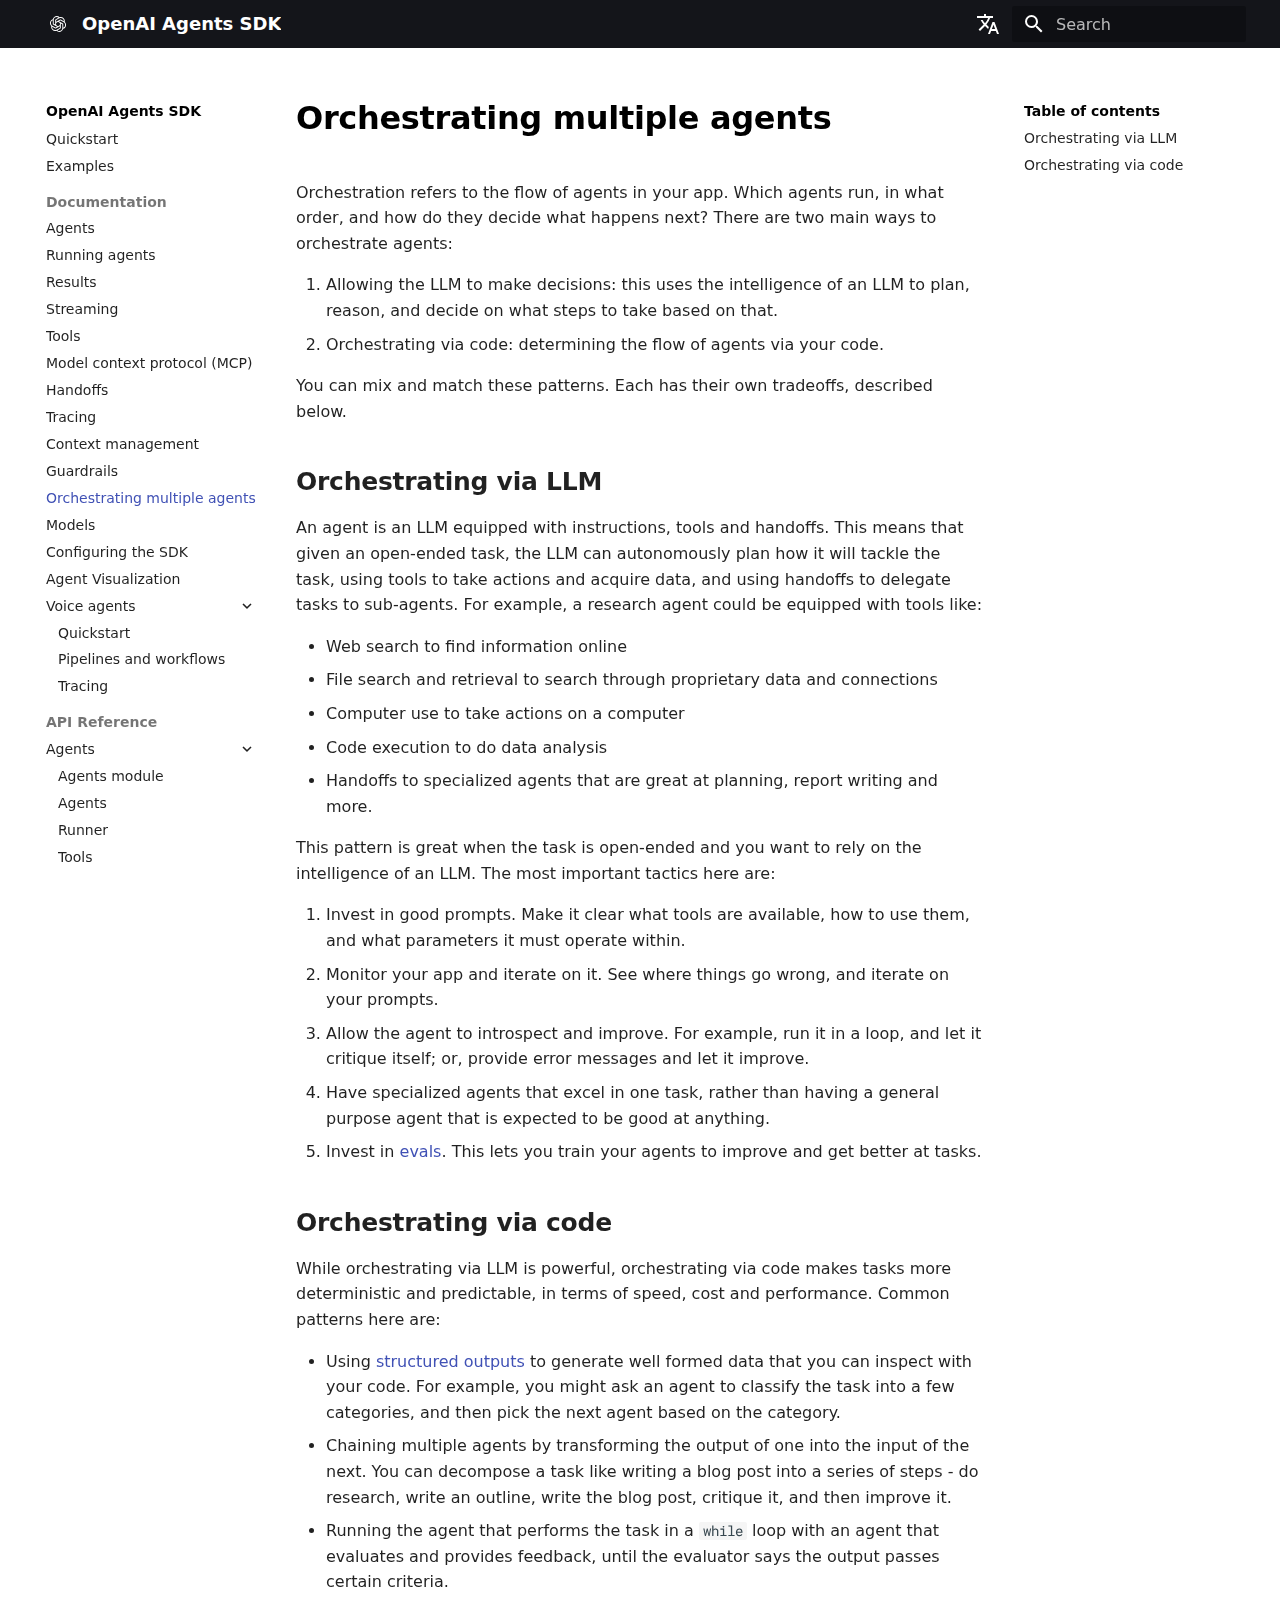
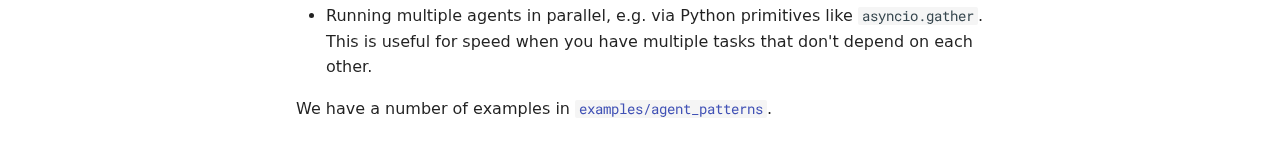
<file: multi_agent/index.html>
<!doctype html>
<html lang="en" class="no-js">
  <head>
    
      <meta charset="utf-8">
      <meta name="viewport" content="width=device-width,initial-scale=1">
      
      
      
      
        <link rel="prev" href="../guardrails/">
      
      
        <link rel="next" href="../models/">
      
      
      <link rel="icon" href="../images/favicon-platform.svg">
      <meta name="generator" content="mkdocs-1.6.1, mkdocs-material-9.6.9">
    
    
      
        <title>Orchestrating multiple agents - OpenAI Agents SDK</title>
      
    
    
      <link rel="stylesheet" href="../assets/stylesheets/main.4af4bdda.min.css">
      
        
        <link rel="stylesheet" href="../assets/stylesheets/palette.06af60db.min.css">
      
      


    
    
      
    
    
      
        
        
        <link rel="preconnect" href="https://fonts.gstatic.com" crossorigin>
        <link rel="stylesheet" href="https://fonts.googleapis.com/css?family=Roboto:300,300i,400,400i,700,700i%7CRoboto+Mono:400,400i,700,700i&display=fallback">
        <style>:root{--md-text-font:"Roboto";--md-code-font:"Roboto Mono"}</style>
      
    
    
      <link rel="stylesheet" href="../assets/_mkdocstrings.css">
    
      <link rel="stylesheet" href="../stylesheets/extra.css">
    
    <script>__md_scope=new URL("..",location),__md_hash=e=>[...e].reduce(((e,_)=>(e<<5)-e+_.charCodeAt(0)),0),__md_get=(e,_=localStorage,t=__md_scope)=>JSON.parse(_.getItem(t.pathname+"."+e)),__md_set=(e,_,t=localStorage,a=__md_scope)=>{try{t.setItem(a.pathname+"."+e,JSON.stringify(_))}catch(e){}}</script>
    
      

    
    
    
  </head>
  
  
    
    
    
    
    
    <body dir="ltr" data-md-color-scheme="default" data-md-color-primary="black" data-md-color-accent="indigo">
  
    
    <input class="md-toggle" data-md-toggle="drawer" type="checkbox" id="__drawer" autocomplete="off">
    <input class="md-toggle" data-md-toggle="search" type="checkbox" id="__search" autocomplete="off">
    <label class="md-overlay" for="__drawer"></label>
    <div data-md-component="skip">
      
        
        <a href="#orchestrating-multiple-agents" class="md-skip">
          Skip to content
        </a>
      
    </div>
    <div data-md-component="announce">
      
    </div>
    
    
      

  

<header class="md-header md-header--shadow" data-md-component="header">
  <nav class="md-header__inner md-grid" aria-label="Header">
    <a href=".." title="OpenAI Agents SDK" class="md-header__button md-logo" aria-label="OpenAI Agents SDK" data-md-component="logo">
      
  <img src="../assets/logo.svg" alt="logo">

    </a>
    <label class="md-header__button md-icon" for="__drawer">
      
      <svg xmlns="http://www.w3.org/2000/svg" viewBox="0 0 24 24"><path d="M3 6h18v2H3zm0 5h18v2H3zm0 5h18v2H3z"/></svg>
    </label>
    <div class="md-header__title" data-md-component="header-title">
      <div class="md-header__ellipsis">
        <div class="md-header__topic">
          <span class="md-ellipsis">
            OpenAI Agents SDK
          </span>
        </div>
        <div class="md-header__topic" data-md-component="header-topic">
          <span class="md-ellipsis">
            
              Orchestrating multiple agents
            
          </span>
        </div>
      </div>
    </div>
    
      
    
    
    
      <div class="md-header__option">
  <div class="md-select">
    
    <button class="md-header__button md-icon" aria-label="Select language">
      <svg xmlns="http://www.w3.org/2000/svg" viewBox="0 0 24 24"><path d="m12.87 15.07-2.54-2.51.03-.03A17.5 17.5 0 0 0 14.07 6H17V4h-7V2H8v2H1v2h11.17C11.5 7.92 10.44 9.75 9 11.35 8.07 10.32 7.3 9.19 6.69 8h-2c.73 1.63 1.73 3.17 2.98 4.56l-5.09 5.02L4 19l5-5 3.11 3.11zM18.5 10h-2L12 22h2l1.12-3h4.75L21 22h2zm-2.62 7 1.62-4.33L19.12 17z"/></svg>
    </button>
    <div class="md-select__inner">
      <ul class="md-select__list">
        
          <li class="md-select__item">
            <a href="./" hreflang="en" class="md-select__link">
              English
            </a>
          </li>
        
          <li class="md-select__item">
            <a href="../ja/multi_agent/" hreflang="ja" class="md-select__link">
              日本語
            </a>
          </li>
        
      </ul>
    </div>
  </div>
</div>
    
    
      <label class="md-header__button md-icon" for="__search">
        
        <svg xmlns="http://www.w3.org/2000/svg" viewBox="0 0 24 24"><path d="M9.5 3A6.5 6.5 0 0 1 16 9.5c0 1.61-.59 3.09-1.56 4.23l.27.27h.79l5 5-1.5 1.5-5-5v-.79l-.27-.27A6.52 6.52 0 0 1 9.5 16 6.5 6.5 0 0 1 3 9.5 6.5 6.5 0 0 1 9.5 3m0 2C7 5 5 7 5 9.5S7 14 9.5 14 14 12 14 9.5 12 5 9.5 5"/></svg>
      </label>
      <div class="md-search" data-md-component="search" role="dialog">
  <label class="md-search__overlay" for="__search"></label>
  <div class="md-search__inner" role="search">
    <form class="md-search__form" name="search">
      <input type="text" class="md-search__input" name="query" aria-label="Search" placeholder="Search" autocapitalize="off" autocorrect="off" autocomplete="off" spellcheck="false" data-md-component="search-query" required>
      <label class="md-search__icon md-icon" for="__search">
        
        <svg xmlns="http://www.w3.org/2000/svg" viewBox="0 0 24 24"><path d="M9.5 3A6.5 6.5 0 0 1 16 9.5c0 1.61-.59 3.09-1.56 4.23l.27.27h.79l5 5-1.5 1.5-5-5v-.79l-.27-.27A6.52 6.52 0 0 1 9.5 16 6.5 6.5 0 0 1 3 9.5 6.5 6.5 0 0 1 9.5 3m0 2C7 5 5 7 5 9.5S7 14 9.5 14 14 12 14 9.5 12 5 9.5 5"/></svg>
        
        <svg xmlns="http://www.w3.org/2000/svg" viewBox="0 0 24 24"><path d="M20 11v2H8l5.5 5.5-1.42 1.42L4.16 12l7.92-7.92L13.5 5.5 8 11z"/></svg>
      </label>
      <nav class="md-search__options" aria-label="Search">
        
        <button type="reset" class="md-search__icon md-icon" title="Clear" aria-label="Clear" tabindex="-1">
          
          <svg xmlns="http://www.w3.org/2000/svg" viewBox="0 0 24 24"><path d="M19 6.41 17.59 5 12 10.59 6.41 5 5 6.41 10.59 12 5 17.59 6.41 19 12 13.41 17.59 19 19 17.59 13.41 12z"/></svg>
        </button>
      </nav>
      
    </form>
    <div class="md-search__output">
      <div class="md-search__scrollwrap" tabindex="0" data-md-scrollfix>
        <div class="md-search-result" data-md-component="search-result">
          <div class="md-search-result__meta">
            Initializing search
          </div>
          <ol class="md-search-result__list" role="presentation"></ol>
        </div>
      </div>
    </div>
  </div>
</div>
    
    
  </nav>
  
</header>
    
    <div class="md-container" data-md-component="container">
      
      
        
          
        
      
      <main class="md-main" data-md-component="main">
        <div class="md-main__inner md-grid">
          
            
              
              <div class="md-sidebar md-sidebar--primary" data-md-component="sidebar" data-md-type="navigation" >
                <div class="md-sidebar__scrollwrap">
                  <div class="md-sidebar__inner">
                    



<nav class="md-nav md-nav--primary" aria-label="Navigation" data-md-level="0">
  <label class="md-nav__title" for="__drawer">
    <a href=".." title="OpenAI Agents SDK" class="md-nav__button md-logo" aria-label="OpenAI Agents SDK" data-md-component="logo">
      
  <img src="../assets/logo.svg" alt="logo">

    </a>
    OpenAI Agents SDK
  </label>
  
  <ul class="md-nav__list" data-md-scrollfix>
    
      
      
  
  
  
  
    <li class="md-nav__item">
      <a href=".." class="md-nav__link">
        
  
  <span class="md-ellipsis">
    Intro
    
  </span>
  

      </a>
    </li>
  

    
      
      
  
  
  
  
    <li class="md-nav__item">
      <a href="../quickstart/" class="md-nav__link">
        
  
  <span class="md-ellipsis">
    Quickstart
    
  </span>
  

      </a>
    </li>
  

    
      
      
  
  
  
  
    <li class="md-nav__item">
      <a href="../examples/" class="md-nav__link">
        
  
  <span class="md-ellipsis">
    Examples
    
  </span>
  

      </a>
    </li>
  

    
      
      
  
  
    
  
  
  
    
    
    
      
        
        
      
    
    
    <li class="md-nav__item md-nav__item--active md-nav__item--section md-nav__item--nested">
      
        
        
        <input class="md-nav__toggle md-toggle " type="checkbox" id="__nav_4" checked>
        
          
          <label class="md-nav__link" for="__nav_4" id="__nav_4_label" tabindex="">
            
  
  <span class="md-ellipsis">
    Documentation
    
  </span>
  

            <span class="md-nav__icon md-icon"></span>
          </label>
        
        <nav class="md-nav" data-md-level="1" aria-labelledby="__nav_4_label" aria-expanded="true">
          <label class="md-nav__title" for="__nav_4">
            <span class="md-nav__icon md-icon"></span>
            Documentation
          </label>
          <ul class="md-nav__list" data-md-scrollfix>
            
              
                
  
  
  
  
    <li class="md-nav__item">
      <a href="../agents/" class="md-nav__link">
        
  
  <span class="md-ellipsis">
    Agents
    
  </span>
  

      </a>
    </li>
  

              
            
              
                
  
  
  
  
    <li class="md-nav__item">
      <a href="../running_agents/" class="md-nav__link">
        
  
  <span class="md-ellipsis">
    Running agents
    
  </span>
  

      </a>
    </li>
  

              
            
              
                
  
  
  
  
    <li class="md-nav__item">
      <a href="../results/" class="md-nav__link">
        
  
  <span class="md-ellipsis">
    Results
    
  </span>
  

      </a>
    </li>
  

              
            
              
                
  
  
  
  
    <li class="md-nav__item">
      <a href="../streaming/" class="md-nav__link">
        
  
  <span class="md-ellipsis">
    Streaming
    
  </span>
  

      </a>
    </li>
  

              
            
              
                
  
  
  
  
    <li class="md-nav__item">
      <a href="../tools/" class="md-nav__link">
        
  
  <span class="md-ellipsis">
    Tools
    
  </span>
  

      </a>
    </li>
  

              
            
              
                
  
  
  
  
    <li class="md-nav__item">
      <a href="../mcp/" class="md-nav__link">
        
  
  <span class="md-ellipsis">
    Model context protocol (MCP)
    
  </span>
  

      </a>
    </li>
  

              
            
              
                
  
  
  
  
    <li class="md-nav__item">
      <a href="../handoffs/" class="md-nav__link">
        
  
  <span class="md-ellipsis">
    Handoffs
    
  </span>
  

      </a>
    </li>
  

              
            
              
                
  
  
  
  
    <li class="md-nav__item">
      <a href="../tracing/" class="md-nav__link">
        
  
  <span class="md-ellipsis">
    Tracing
    
  </span>
  

      </a>
    </li>
  

              
            
              
                
  
  
  
  
    <li class="md-nav__item">
      <a href="../context/" class="md-nav__link">
        
  
  <span class="md-ellipsis">
    Context management
    
  </span>
  

      </a>
    </li>
  

              
            
              
                
  
  
  
  
    <li class="md-nav__item">
      <a href="../guardrails/" class="md-nav__link">
        
  
  <span class="md-ellipsis">
    Guardrails
    
  </span>
  

      </a>
    </li>
  

              
            
              
                
  
  
    
  
  
  
    <li class="md-nav__item md-nav__item--active">
      
      <input class="md-nav__toggle md-toggle" type="checkbox" id="__toc">
      
      
        
      
      
        <label class="md-nav__link md-nav__link--active" for="__toc">
          
  
  <span class="md-ellipsis">
    Orchestrating multiple agents
    
  </span>
  

          <span class="md-nav__icon md-icon"></span>
        </label>
      
      <a href="./" class="md-nav__link md-nav__link--active">
        
  
  <span class="md-ellipsis">
    Orchestrating multiple agents
    
  </span>
  

      </a>
      
        

<nav class="md-nav md-nav--secondary" aria-label="Table of contents">
  
  
  
    
  
  
    <label class="md-nav__title" for="__toc">
      <span class="md-nav__icon md-icon"></span>
      Table of contents
    </label>
    <ul class="md-nav__list" data-md-component="toc" data-md-scrollfix>
      
        <li class="md-nav__item">
  <a href="#orchestrating-via-llm" class="md-nav__link">
    <span class="md-ellipsis">
      Orchestrating via LLM
    </span>
  </a>
  
</li>
      
        <li class="md-nav__item">
  <a href="#orchestrating-via-code" class="md-nav__link">
    <span class="md-ellipsis">
      Orchestrating via code
    </span>
  </a>
  
</li>
      
    </ul>
  
</nav>
      
    </li>
  

              
            
              
                
  
  
  
  
    <li class="md-nav__item">
      <a href="../models/" class="md-nav__link">
        
  
  <span class="md-ellipsis">
    Models
    
  </span>
  

      </a>
    </li>
  

              
            
              
                
  
  
  
  
    <li class="md-nav__item">
      <a href="../config/" class="md-nav__link">
        
  
  <span class="md-ellipsis">
    Configuring the SDK
    
  </span>
  

      </a>
    </li>
  

              
            
              
                
  
  
  
  
    <li class="md-nav__item">
      <a href="../visualization/" class="md-nav__link">
        
  
  <span class="md-ellipsis">
    Agent Visualization
    
  </span>
  

      </a>
    </li>
  

              
            
              
                
  
  
  
  
    
    
    
      
    
    
    <li class="md-nav__item md-nav__item--nested">
      
        
        
          
        
        <input class="md-nav__toggle md-toggle md-toggle--indeterminate" type="checkbox" id="__nav_4_15" >
        
          
          <label class="md-nav__link" for="__nav_4_15" id="__nav_4_15_label" tabindex="0">
            
  
  <span class="md-ellipsis">
    Voice agents
    
  </span>
  

            <span class="md-nav__icon md-icon"></span>
          </label>
        
        <nav class="md-nav" data-md-level="2" aria-labelledby="__nav_4_15_label" aria-expanded="false">
          <label class="md-nav__title" for="__nav_4_15">
            <span class="md-nav__icon md-icon"></span>
            Voice agents
          </label>
          <ul class="md-nav__list" data-md-scrollfix>
            
              
                
  
  
  
  
    <li class="md-nav__item">
      <a href="../voice/quickstart/" class="md-nav__link">
        
  
  <span class="md-ellipsis">
    Quickstart
    
  </span>
  

      </a>
    </li>
  

              
            
              
                
  
  
  
  
    <li class="md-nav__item">
      <a href="../voice/pipeline/" class="md-nav__link">
        
  
  <span class="md-ellipsis">
    Pipelines and workflows
    
  </span>
  

      </a>
    </li>
  

              
            
              
                
  
  
  
  
    <li class="md-nav__item">
      <a href="../voice/tracing/" class="md-nav__link">
        
  
  <span class="md-ellipsis">
    Tracing
    
  </span>
  

      </a>
    </li>
  

              
            
          </ul>
        </nav>
      
    </li>
  

              
            
          </ul>
        </nav>
      
    </li>
  

    
      
      
  
  
  
  
    
    
    
      
        
        
      
    
    
    <li class="md-nav__item md-nav__item--section md-nav__item--nested">
      
        
        
          
        
        <input class="md-nav__toggle md-toggle md-toggle--indeterminate" type="checkbox" id="__nav_5" >
        
          
          <label class="md-nav__link" for="__nav_5" id="__nav_5_label" tabindex="">
            
  
  <span class="md-ellipsis">
    API Reference
    
  </span>
  

            <span class="md-nav__icon md-icon"></span>
          </label>
        
        <nav class="md-nav" data-md-level="1" aria-labelledby="__nav_5_label" aria-expanded="false">
          <label class="md-nav__title" for="__nav_5">
            <span class="md-nav__icon md-icon"></span>
            API Reference
          </label>
          <ul class="md-nav__list" data-md-scrollfix>
            
              
                
  
  
  
  
    
    
    
      
    
    
    <li class="md-nav__item md-nav__item--nested">
      
        
        
          
        
        <input class="md-nav__toggle md-toggle md-toggle--indeterminate" type="checkbox" id="__nav_5_1" >
        
          
          <label class="md-nav__link" for="__nav_5_1" id="__nav_5_1_label" tabindex="0">
            
  
  <span class="md-ellipsis">
    Agents
    
  </span>
  

            <span class="md-nav__icon md-icon"></span>
          </label>
        
        <nav class="md-nav" data-md-level="2" aria-labelledby="__nav_5_1_label" aria-expanded="false">
          <label class="md-nav__title" for="__nav_5_1">
            <span class="md-nav__icon md-icon"></span>
            Agents
          </label>
          <ul class="md-nav__list" data-md-scrollfix>
            
              
                
  
  
  
  
    <li class="md-nav__item">
      <a href="../ref/" class="md-nav__link">
        
  
  <span class="md-ellipsis">
    Agents module
    
  </span>
  

      </a>
    </li>
  

              
            
              
                
  
  
  
  
    <li class="md-nav__item">
      <a href="../ref/agent/" class="md-nav__link">
        
  
  <span class="md-ellipsis">
    Agents
    
  </span>
  

      </a>
    </li>
  

              
            
              
                
  
  
  
  
    <li class="md-nav__item">
      <a href="../ref/run/" class="md-nav__link">
        
  
  <span class="md-ellipsis">
    Runner
    
  </span>
  

      </a>
    </li>
  

              
            
              
                
  
  
  
  
    <li class="md-nav__item">
      <a href="../ref/tool/" class="md-nav__link">
        
  
  <span class="md-ellipsis">
    Tools
    
  </span>
  

      </a>
    </li>
  

              
            
              
                
  
  
  
  
    <li class="md-nav__item">
      <a href="../ref/result/" class="md-nav__link">
        
  
  <span class="md-ellipsis">
    Results
    
  </span>
  

      </a>
    </li>
  

              
            
              
                
  
  
  
  
    <li class="md-nav__item">
      <a href="../ref/stream_events/" class="md-nav__link">
        
  
  <span class="md-ellipsis">
    Streaming events
    
  </span>
  

      </a>
    </li>
  

              
            
              
                
  
  
  
  
    <li class="md-nav__item">
      <a href="../ref/handoffs/" class="md-nav__link">
        
  
  <span class="md-ellipsis">
    Handoffs
    
  </span>
  

      </a>
    </li>
  

              
            
              
                
  
  
  
  
    <li class="md-nav__item">
      <a href="../ref/lifecycle/" class="md-nav__link">
        
  
  <span class="md-ellipsis">
    Lifecycle
    
  </span>
  

      </a>
    </li>
  

              
            
              
                
  
  
  
  
    <li class="md-nav__item">
      <a href="../ref/items/" class="md-nav__link">
        
  
  <span class="md-ellipsis">
    Items
    
  </span>
  

      </a>
    </li>
  

              
            
              
                
  
  
  
  
    <li class="md-nav__item">
      <a href="../ref/run_context/" class="md-nav__link">
        
  
  <span class="md-ellipsis">
    Run context
    
  </span>
  

      </a>
    </li>
  

              
            
              
                
  
  
  
  
    <li class="md-nav__item">
      <a href="../ref/usage/" class="md-nav__link">
        
  
  <span class="md-ellipsis">
    Usage
    
  </span>
  

      </a>
    </li>
  

              
            
              
                
  
  
  
  
    <li class="md-nav__item">
      <a href="../ref/exceptions/" class="md-nav__link">
        
  
  <span class="md-ellipsis">
    Exceptions
    
  </span>
  

      </a>
    </li>
  

              
            
              
                
  
  
  
  
    <li class="md-nav__item">
      <a href="../ref/guardrail/" class="md-nav__link">
        
  
  <span class="md-ellipsis">
    Guardrails
    
  </span>
  

      </a>
    </li>
  

              
            
              
                
  
  
  
  
    <li class="md-nav__item">
      <a href="../ref/model_settings/" class="md-nav__link">
        
  
  <span class="md-ellipsis">
    Model settings
    
  </span>
  

      </a>
    </li>
  

              
            
              
                
  
  
  
  
    <li class="md-nav__item">
      <a href="../ref/agent_output/" class="md-nav__link">
        
  
  <span class="md-ellipsis">
    Agent output
    
  </span>
  

      </a>
    </li>
  

              
            
              
                
  
  
  
  
    <li class="md-nav__item">
      <a href="../ref/function_schema/" class="md-nav__link">
        
  
  <span class="md-ellipsis">
    Function schema
    
  </span>
  

      </a>
    </li>
  

              
            
              
                
  
  
  
  
    <li class="md-nav__item">
      <a href="../ref/models/interface/" class="md-nav__link">
        
  
  <span class="md-ellipsis">
    Model interface
    
  </span>
  

      </a>
    </li>
  

              
            
              
                
  
  
  
  
    <li class="md-nav__item">
      <a href="../ref/models/openai_chatcompletions/" class="md-nav__link">
        
  
  <span class="md-ellipsis">
    OpenAI Chat Completions model
    
  </span>
  

      </a>
    </li>
  

              
            
              
                
  
  
  
  
    <li class="md-nav__item">
      <a href="../ref/models/openai_responses/" class="md-nav__link">
        
  
  <span class="md-ellipsis">
    OpenAI Responses model
    
  </span>
  

      </a>
    </li>
  

              
            
              
                
  
  
  
  
    <li class="md-nav__item">
      <a href="../ref/mcp/server/" class="md-nav__link">
        
  
  <span class="md-ellipsis">
    MCP Servers
    
  </span>
  

      </a>
    </li>
  

              
            
              
                
  
  
  
  
    <li class="md-nav__item">
      <a href="../ref/mcp/util/" class="md-nav__link">
        
  
  <span class="md-ellipsis">
    MCP Util
    
  </span>
  

      </a>
    </li>
  

              
            
          </ul>
        </nav>
      
    </li>
  

              
            
              
                
  
  
  
  
    
    
    
      
    
    
    <li class="md-nav__item md-nav__item--nested">
      
        
        
          
        
        <input class="md-nav__toggle md-toggle md-toggle--indeterminate" type="checkbox" id="__nav_5_2" >
        
          
          <label class="md-nav__link" for="__nav_5_2" id="__nav_5_2_label" tabindex="0">
            
  
  <span class="md-ellipsis">
    Tracing
    
  </span>
  

            <span class="md-nav__icon md-icon"></span>
          </label>
        
        <nav class="md-nav" data-md-level="2" aria-labelledby="__nav_5_2_label" aria-expanded="false">
          <label class="md-nav__title" for="__nav_5_2">
            <span class="md-nav__icon md-icon"></span>
            Tracing
          </label>
          <ul class="md-nav__list" data-md-scrollfix>
            
              
                
  
  
  
  
    <li class="md-nav__item">
      <a href="../ref/tracing/" class="md-nav__link">
        
  
  <span class="md-ellipsis">
    Tracing module
    
  </span>
  

      </a>
    </li>
  

              
            
              
                
  
  
  
  
    <li class="md-nav__item">
      <a href="../ref/tracing/create/" class="md-nav__link">
        
  
  <span class="md-ellipsis">
    Creating traces/spans
    
  </span>
  

      </a>
    </li>
  

              
            
              
                
  
  
  
  
    <li class="md-nav__item">
      <a href="../ref/tracing/traces/" class="md-nav__link">
        
  
  <span class="md-ellipsis">
    Traces
    
  </span>
  

      </a>
    </li>
  

              
            
              
                
  
  
  
  
    <li class="md-nav__item">
      <a href="../ref/tracing/spans/" class="md-nav__link">
        
  
  <span class="md-ellipsis">
    Spans
    
  </span>
  

      </a>
    </li>
  

              
            
              
                
  
  
  
  
    <li class="md-nav__item">
      <a href="../ref/tracing/processor_interface/" class="md-nav__link">
        
  
  <span class="md-ellipsis">
    Processor interface
    
  </span>
  

      </a>
    </li>
  

              
            
              
                
  
  
  
  
    <li class="md-nav__item">
      <a href="../ref/tracing/processors/" class="md-nav__link">
        
  
  <span class="md-ellipsis">
    Processors
    
  </span>
  

      </a>
    </li>
  

              
            
              
                
  
  
  
  
    <li class="md-nav__item">
      <a href="../ref/tracing/scope/" class="md-nav__link">
        
  
  <span class="md-ellipsis">
    Scope
    
  </span>
  

      </a>
    </li>
  

              
            
              
                
  
  
  
  
    <li class="md-nav__item">
      <a href="../ref/tracing/setup/" class="md-nav__link">
        
  
  <span class="md-ellipsis">
    Setup
    
  </span>
  

      </a>
    </li>
  

              
            
              
                
  
  
  
  
    <li class="md-nav__item">
      <a href="../ref/tracing/span_data/" class="md-nav__link">
        
  
  <span class="md-ellipsis">
    Span data
    
  </span>
  

      </a>
    </li>
  

              
            
              
                
  
  
  
  
    <li class="md-nav__item">
      <a href="../ref/tracing/util/" class="md-nav__link">
        
  
  <span class="md-ellipsis">
    Util
    
  </span>
  

      </a>
    </li>
  

              
            
          </ul>
        </nav>
      
    </li>
  

              
            
              
                
  
  
  
  
    
    
    
      
    
    
    <li class="md-nav__item md-nav__item--nested">
      
        
        
          
        
        <input class="md-nav__toggle md-toggle md-toggle--indeterminate" type="checkbox" id="__nav_5_3" >
        
          
          <label class="md-nav__link" for="__nav_5_3" id="__nav_5_3_label" tabindex="0">
            
  
  <span class="md-ellipsis">
    Voice
    
  </span>
  

            <span class="md-nav__icon md-icon"></span>
          </label>
        
        <nav class="md-nav" data-md-level="2" aria-labelledby="__nav_5_3_label" aria-expanded="false">
          <label class="md-nav__title" for="__nav_5_3">
            <span class="md-nav__icon md-icon"></span>
            Voice
          </label>
          <ul class="md-nav__list" data-md-scrollfix>
            
              
                
  
  
  
  
    <li class="md-nav__item">
      <a href="../ref/voice/pipeline/" class="md-nav__link">
        
  
  <span class="md-ellipsis">
    Pipeline
    
  </span>
  

      </a>
    </li>
  

              
            
              
                
  
  
  
  
    <li class="md-nav__item">
      <a href="../ref/voice/workflow/" class="md-nav__link">
        
  
  <span class="md-ellipsis">
    Workflow
    
  </span>
  

      </a>
    </li>
  

              
            
              
                
  
  
  
  
    <li class="md-nav__item">
      <a href="../ref/voice/input/" class="md-nav__link">
        
  
  <span class="md-ellipsis">
    Input
    
  </span>
  

      </a>
    </li>
  

              
            
              
                
  
  
  
  
    <li class="md-nav__item">
      <a href="../ref/voice/result/" class="md-nav__link">
        
  
  <span class="md-ellipsis">
    Result
    
  </span>
  

      </a>
    </li>
  

              
            
              
                
  
  
  
  
    <li class="md-nav__item">
      <a href="../ref/voice/pipeline_config/" class="md-nav__link">
        
  
  <span class="md-ellipsis">
    Pipeline Config
    
  </span>
  

      </a>
    </li>
  

              
            
              
                
  
  
  
  
    <li class="md-nav__item">
      <a href="../ref/voice/events/" class="md-nav__link">
        
  
  <span class="md-ellipsis">
    Events
    
  </span>
  

      </a>
    </li>
  

              
            
              
                
  
  
  
  
    <li class="md-nav__item">
      <a href="../ref/voice/exceptions/" class="md-nav__link">
        
  
  <span class="md-ellipsis">
    Exceptions
    
  </span>
  

      </a>
    </li>
  

              
            
              
                
  
  
  
  
    <li class="md-nav__item">
      <a href="../ref/voice/model/" class="md-nav__link">
        
  
  <span class="md-ellipsis">
    Model
    
  </span>
  

      </a>
    </li>
  

              
            
              
                
  
  
  
  
    <li class="md-nav__item">
      <a href="../ref/voice/utils/" class="md-nav__link">
        
  
  <span class="md-ellipsis">
    Utils
    
  </span>
  

      </a>
    </li>
  

              
            
              
                
  
  
  
  
    <li class="md-nav__item">
      <a href="../ref/voice/models/openai_provider/" class="md-nav__link">
        
  
  <span class="md-ellipsis">
    OpenAIVoiceModelProvider
    
  </span>
  

      </a>
    </li>
  

              
            
              
                
  
  
  
  
    <li class="md-nav__item">
      <a href="../ref/voice/models/openai_stt/" class="md-nav__link">
        
  
  <span class="md-ellipsis">
    OpenAI STT
    
  </span>
  

      </a>
    </li>
  

              
            
              
                
  
  
  
  
    <li class="md-nav__item">
      <a href="../ref/voice/models/openai_tts/" class="md-nav__link">
        
  
  <span class="md-ellipsis">
    OpenAI TTS
    
  </span>
  

      </a>
    </li>
  

              
            
          </ul>
        </nav>
      
    </li>
  

              
            
              
                
  
  
  
  
    
    
    
      
    
    
    <li class="md-nav__item md-nav__item--nested">
      
        
        
          
        
        <input class="md-nav__toggle md-toggle md-toggle--indeterminate" type="checkbox" id="__nav_5_4" >
        
          
          <label class="md-nav__link" for="__nav_5_4" id="__nav_5_4_label" tabindex="0">
            
  
  <span class="md-ellipsis">
    Extensions
    
  </span>
  

            <span class="md-nav__icon md-icon"></span>
          </label>
        
        <nav class="md-nav" data-md-level="2" aria-labelledby="__nav_5_4_label" aria-expanded="false">
          <label class="md-nav__title" for="__nav_5_4">
            <span class="md-nav__icon md-icon"></span>
            Extensions
          </label>
          <ul class="md-nav__list" data-md-scrollfix>
            
              
                
  
  
  
  
    <li class="md-nav__item">
      <a href="../ref/extensions/handoff_filters/" class="md-nav__link">
        
  
  <span class="md-ellipsis">
    Handoff filters
    
  </span>
  

      </a>
    </li>
  

              
            
              
                
  
  
  
  
    <li class="md-nav__item">
      <a href="../ref/extensions/handoff_prompt/" class="md-nav__link">
        
  
  <span class="md-ellipsis">
    Handoff prompt
    
  </span>
  

      </a>
    </li>
  

              
            
          </ul>
        </nav>
      
    </li>
  

              
            
          </ul>
        </nav>
      
    </li>
  

    
  </ul>
</nav>
                  </div>
                </div>
              </div>
            
            
              
              <div class="md-sidebar md-sidebar--secondary" data-md-component="sidebar" data-md-type="toc" >
                <div class="md-sidebar__scrollwrap">
                  <div class="md-sidebar__inner">
                    

<nav class="md-nav md-nav--secondary" aria-label="Table of contents">
  
  
  
    
  
  
    <label class="md-nav__title" for="__toc">
      <span class="md-nav__icon md-icon"></span>
      Table of contents
    </label>
    <ul class="md-nav__list" data-md-component="toc" data-md-scrollfix>
      
        <li class="md-nav__item">
  <a href="#orchestrating-via-llm" class="md-nav__link">
    <span class="md-ellipsis">
      Orchestrating via LLM
    </span>
  </a>
  
</li>
      
        <li class="md-nav__item">
  <a href="#orchestrating-via-code" class="md-nav__link">
    <span class="md-ellipsis">
      Orchestrating via code
    </span>
  </a>
  
</li>
      
    </ul>
  
</nav>
                  </div>
                </div>
              </div>
            
          
          
            <div class="md-content" data-md-component="content">
              <article class="md-content__inner md-typeset">
                
                  



<h1 id="orchestrating-multiple-agents">Orchestrating multiple agents</h1>
<p>Orchestration refers to the flow of agents in your app. Which agents run, in what order, and how do they decide what happens next? There are two main ways to orchestrate agents:</p>
<ol>
<li>Allowing the LLM to make decisions: this uses the intelligence of an LLM to plan, reason, and decide on what steps to take based on that.</li>
<li>Orchestrating via code: determining the flow of agents via your code.</li>
</ol>
<p>You can mix and match these patterns. Each has their own tradeoffs, described below.</p>
<h2 id="orchestrating-via-llm">Orchestrating via LLM</h2>
<p>An agent is an LLM equipped with instructions, tools and handoffs. This means that given an open-ended task, the LLM can autonomously plan how it will tackle the task, using tools to take actions and acquire data, and using handoffs to delegate tasks to sub-agents. For example, a research agent could be equipped with tools like:</p>
<ul>
<li>Web search to find information online</li>
<li>File search and retrieval to search through proprietary data and connections</li>
<li>Computer use to take actions on a computer</li>
<li>Code execution to do data analysis</li>
<li>Handoffs to specialized agents that are great at planning, report writing and more.</li>
</ul>
<p>This pattern is great when the task is open-ended and you want to rely on the intelligence of an LLM. The most important tactics here are:</p>
<ol>
<li>Invest in good prompts. Make it clear what tools are available, how to use them, and what parameters it must operate within.</li>
<li>Monitor your app and iterate on it. See where things go wrong, and iterate on your prompts.</li>
<li>Allow the agent to introspect and improve. For example, run it in a loop, and let it critique itself; or, provide error messages and let it improve.</li>
<li>Have specialized agents that excel in one task, rather than having a general purpose agent that is expected to be good at anything.</li>
<li>Invest in <a href="https://platform.openai.com/docs/guides/evals">evals</a>. This lets you train your agents to improve and get better at tasks.</li>
</ol>
<h2 id="orchestrating-via-code">Orchestrating via code</h2>
<p>While orchestrating via LLM is powerful, orchestrating via code makes tasks more deterministic and predictable, in terms of speed, cost and performance. Common patterns here are:</p>
<ul>
<li>Using <a href="https://platform.openai.com/docs/guides/structured-outputs">structured outputs</a> to generate well formed data that you can inspect with your code. For example, you might ask an agent to classify the task into a few categories, and then pick the next agent based on the category.</li>
<li>Chaining multiple agents by transforming the output of one into the input of the next. You can decompose a task like writing a blog post into a series of steps - do research, write an outline, write the blog post, critique it, and then improve it.</li>
<li>Running the agent that performs the task in a <code>while</code> loop with an agent that evaluates and provides feedback, until the evaluator says the output passes certain criteria.</li>
<li>Running multiple agents in parallel, e.g. via Python primitives like <code>asyncio.gather</code>. This is useful for speed when you have multiple tasks that don't depend on each other.</li>
</ul>
<p>We have a number of examples in <a href="https://github.com/openai/openai-agents-python/tree/main/examples/agent_patterns"><code>examples/agent_patterns</code></a>.</p>












                
              </article>
            </div>
          
          
<script>var target=document.getElementById(location.hash.slice(1));target&&target.name&&(target.checked=target.name.startsWith("__tabbed_"))</script>
        </div>
        
      </main>
      
        <footer class="md-footer">
  
  <div class="md-footer-meta md-typeset">
    <div class="md-footer-meta__inner md-grid">
      <div class="md-copyright">
  
  
</div>
      
    </div>
  </div>
</footer>
      
    </div>
    <div class="md-dialog" data-md-component="dialog">
      <div class="md-dialog__inner md-typeset"></div>
    </div>
    
    
    <script id="__config" type="application/json">{"base": "..", "features": ["content.code.copy", "content.code.select", "navigation.path", "navigation.sections", "navigation.expand", "content.code.annotate"], "search": "../assets/javascripts/workers/search.f8cc74c7.min.js", "translations": {"clipboard.copied": "Copied to clipboard", "clipboard.copy": "Copy to clipboard", "search.result.more.one": "1 more on this page", "search.result.more.other": "# more on this page", "search.result.none": "No matching documents", "search.result.one": "1 matching document", "search.result.other": "# matching documents", "search.result.placeholder": "Type to start searching", "search.result.term.missing": "Missing", "select.version": "Select version"}}</script>
    
    
      <script src="../assets/javascripts/bundle.c8b220af.min.js"></script>
      
    
  </body>
</html>
</file>
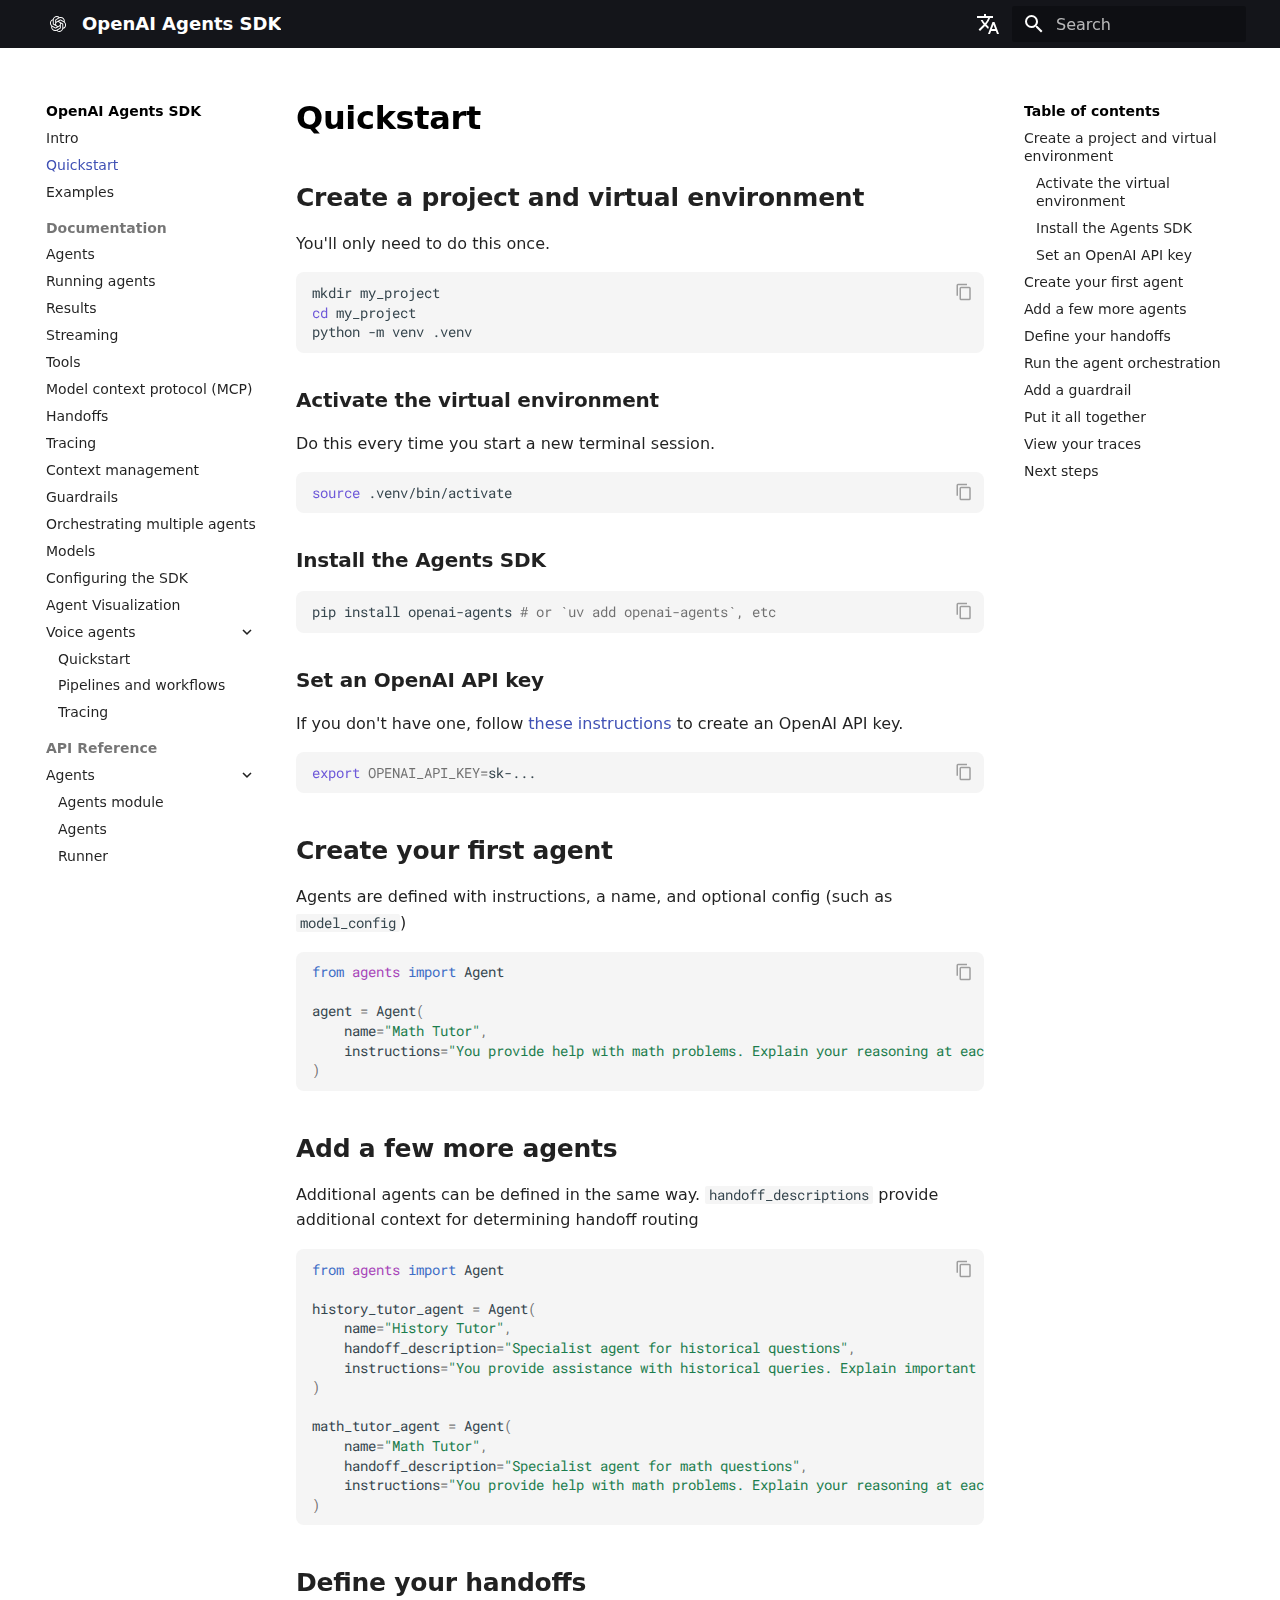
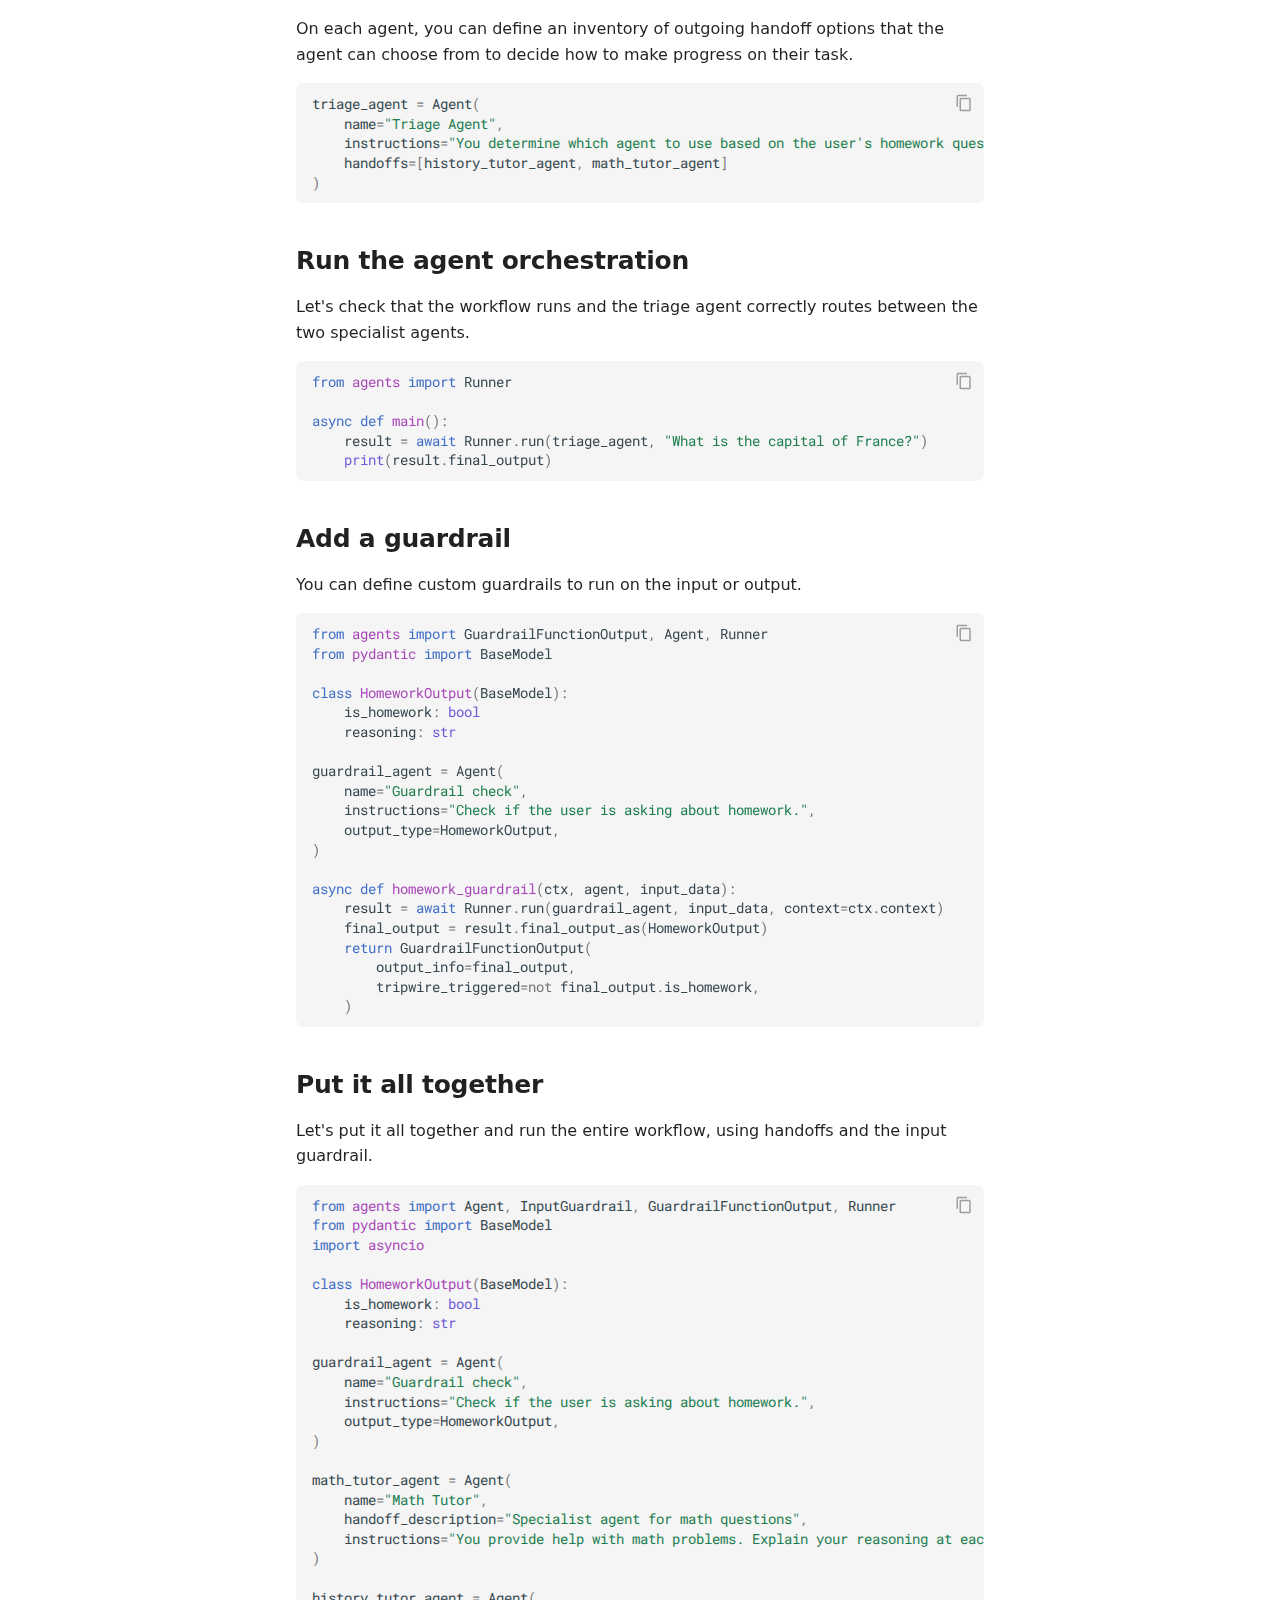
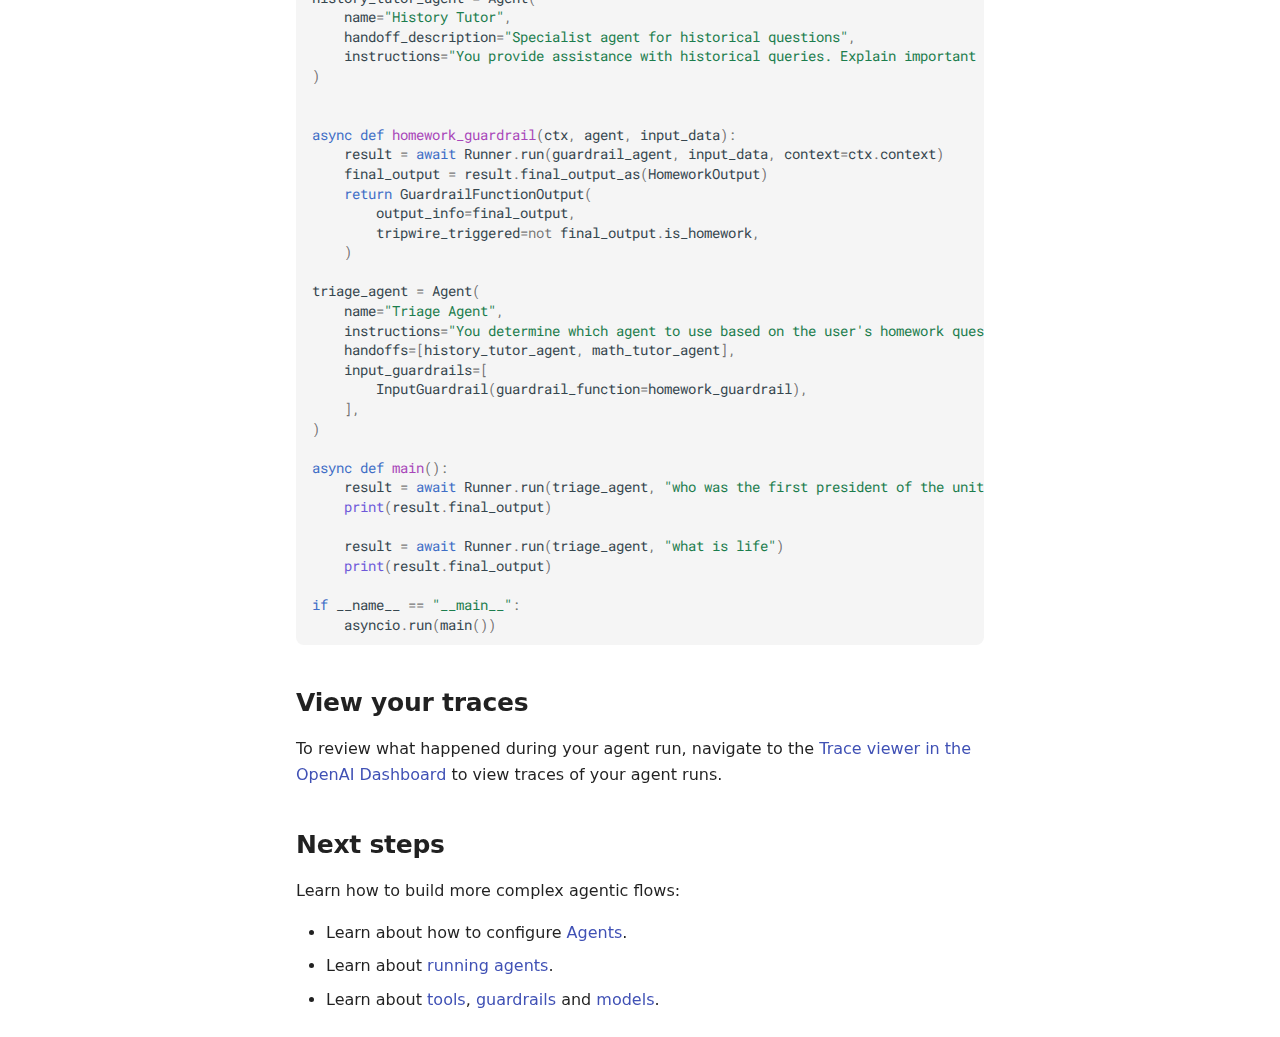
<file: quickstart/index.html>
<!doctype html>
<html lang="en" class="no-js">
  <head>
    
      <meta charset="utf-8">
      <meta name="viewport" content="width=device-width,initial-scale=1">
      
      
      
      
        <link rel="prev" href="..">
      
      
        <link rel="next" href="../examples/">
      
      
      <link rel="icon" href="../images/favicon-platform.svg">
      <meta name="generator" content="mkdocs-1.6.1, mkdocs-material-9.6.9">
    
    
      
        <title>Quickstart - OpenAI Agents SDK</title>
      
    
    
      <link rel="stylesheet" href="../assets/stylesheets/main.4af4bdda.min.css">
      
        
        <link rel="stylesheet" href="../assets/stylesheets/palette.06af60db.min.css">
      
      


    
    
      
    
    
      
        
        
        <link rel="preconnect" href="https://fonts.gstatic.com" crossorigin>
        <link rel="stylesheet" href="https://fonts.googleapis.com/css?family=Roboto:300,300i,400,400i,700,700i%7CRoboto+Mono:400,400i,700,700i&display=fallback">
        <style>:root{--md-text-font:"Roboto";--md-code-font:"Roboto Mono"}</style>
      
    
    
      <link rel="stylesheet" href="../assets/_mkdocstrings.css">
    
      <link rel="stylesheet" href="../stylesheets/extra.css">
    
    <script>__md_scope=new URL("..",location),__md_hash=e=>[...e].reduce(((e,_)=>(e<<5)-e+_.charCodeAt(0)),0),__md_get=(e,_=localStorage,t=__md_scope)=>JSON.parse(_.getItem(t.pathname+"."+e)),__md_set=(e,_,t=localStorage,a=__md_scope)=>{try{t.setItem(a.pathname+"."+e,JSON.stringify(_))}catch(e){}}</script>
    
      

    
    
    
  </head>
  
  
    
    
    
    
    
    <body dir="ltr" data-md-color-scheme="default" data-md-color-primary="black" data-md-color-accent="indigo">
  
    
    <input class="md-toggle" data-md-toggle="drawer" type="checkbox" id="__drawer" autocomplete="off">
    <input class="md-toggle" data-md-toggle="search" type="checkbox" id="__search" autocomplete="off">
    <label class="md-overlay" for="__drawer"></label>
    <div data-md-component="skip">
      
        
        <a href="#quickstart" class="md-skip">
          Skip to content
        </a>
      
    </div>
    <div data-md-component="announce">
      
    </div>
    
    
      

  

<header class="md-header md-header--shadow" data-md-component="header">
  <nav class="md-header__inner md-grid" aria-label="Header">
    <a href=".." title="OpenAI Agents SDK" class="md-header__button md-logo" aria-label="OpenAI Agents SDK" data-md-component="logo">
      
  <img src="../assets/logo.svg" alt="logo">

    </a>
    <label class="md-header__button md-icon" for="__drawer">
      
      <svg xmlns="http://www.w3.org/2000/svg" viewBox="0 0 24 24"><path d="M3 6h18v2H3zm0 5h18v2H3zm0 5h18v2H3z"/></svg>
    </label>
    <div class="md-header__title" data-md-component="header-title">
      <div class="md-header__ellipsis">
        <div class="md-header__topic">
          <span class="md-ellipsis">
            OpenAI Agents SDK
          </span>
        </div>
        <div class="md-header__topic" data-md-component="header-topic">
          <span class="md-ellipsis">
            
              Quickstart
            
          </span>
        </div>
      </div>
    </div>
    
      
    
    
    
      <div class="md-header__option">
  <div class="md-select">
    
    <button class="md-header__button md-icon" aria-label="Select language">
      <svg xmlns="http://www.w3.org/2000/svg" viewBox="0 0 24 24"><path d="m12.87 15.07-2.54-2.51.03-.03A17.5 17.5 0 0 0 14.07 6H17V4h-7V2H8v2H1v2h11.17C11.5 7.92 10.44 9.75 9 11.35 8.07 10.32 7.3 9.19 6.69 8h-2c.73 1.63 1.73 3.17 2.98 4.56l-5.09 5.02L4 19l5-5 3.11 3.11zM18.5 10h-2L12 22h2l1.12-3h4.75L21 22h2zm-2.62 7 1.62-4.33L19.12 17z"/></svg>
    </button>
    <div class="md-select__inner">
      <ul class="md-select__list">
        
          <li class="md-select__item">
            <a href="./" hreflang="en" class="md-select__link">
              English
            </a>
          </li>
        
          <li class="md-select__item">
            <a href="../ja/quickstart/" hreflang="ja" class="md-select__link">
              日本語
            </a>
          </li>
        
      </ul>
    </div>
  </div>
</div>
    
    
      <label class="md-header__button md-icon" for="__search">
        
        <svg xmlns="http://www.w3.org/2000/svg" viewBox="0 0 24 24"><path d="M9.5 3A6.5 6.5 0 0 1 16 9.5c0 1.61-.59 3.09-1.56 4.23l.27.27h.79l5 5-1.5 1.5-5-5v-.79l-.27-.27A6.52 6.52 0 0 1 9.5 16 6.5 6.5 0 0 1 3 9.5 6.5 6.5 0 0 1 9.5 3m0 2C7 5 5 7 5 9.5S7 14 9.5 14 14 12 14 9.5 12 5 9.5 5"/></svg>
      </label>
      <div class="md-search" data-md-component="search" role="dialog">
  <label class="md-search__overlay" for="__search"></label>
  <div class="md-search__inner" role="search">
    <form class="md-search__form" name="search">
      <input type="text" class="md-search__input" name="query" aria-label="Search" placeholder="Search" autocapitalize="off" autocorrect="off" autocomplete="off" spellcheck="false" data-md-component="search-query" required>
      <label class="md-search__icon md-icon" for="__search">
        
        <svg xmlns="http://www.w3.org/2000/svg" viewBox="0 0 24 24"><path d="M9.5 3A6.5 6.5 0 0 1 16 9.5c0 1.61-.59 3.09-1.56 4.23l.27.27h.79l5 5-1.5 1.5-5-5v-.79l-.27-.27A6.52 6.52 0 0 1 9.5 16 6.5 6.5 0 0 1 3 9.5 6.5 6.5 0 0 1 9.5 3m0 2C7 5 5 7 5 9.5S7 14 9.5 14 14 12 14 9.5 12 5 9.5 5"/></svg>
        
        <svg xmlns="http://www.w3.org/2000/svg" viewBox="0 0 24 24"><path d="M20 11v2H8l5.5 5.5-1.42 1.42L4.16 12l7.92-7.92L13.5 5.5 8 11z"/></svg>
      </label>
      <nav class="md-search__options" aria-label="Search">
        
        <button type="reset" class="md-search__icon md-icon" title="Clear" aria-label="Clear" tabindex="-1">
          
          <svg xmlns="http://www.w3.org/2000/svg" viewBox="0 0 24 24"><path d="M19 6.41 17.59 5 12 10.59 6.41 5 5 6.41 10.59 12 5 17.59 6.41 19 12 13.41 17.59 19 19 17.59 13.41 12z"/></svg>
        </button>
      </nav>
      
    </form>
    <div class="md-search__output">
      <div class="md-search__scrollwrap" tabindex="0" data-md-scrollfix>
        <div class="md-search-result" data-md-component="search-result">
          <div class="md-search-result__meta">
            Initializing search
          </div>
          <ol class="md-search-result__list" role="presentation"></ol>
        </div>
      </div>
    </div>
  </div>
</div>
    
    
  </nav>
  
</header>
    
    <div class="md-container" data-md-component="container">
      
      
        
          
        
      
      <main class="md-main" data-md-component="main">
        <div class="md-main__inner md-grid">
          
            
              
              <div class="md-sidebar md-sidebar--primary" data-md-component="sidebar" data-md-type="navigation" >
                <div class="md-sidebar__scrollwrap">
                  <div class="md-sidebar__inner">
                    



<nav class="md-nav md-nav--primary" aria-label="Navigation" data-md-level="0">
  <label class="md-nav__title" for="__drawer">
    <a href=".." title="OpenAI Agents SDK" class="md-nav__button md-logo" aria-label="OpenAI Agents SDK" data-md-component="logo">
      
  <img src="../assets/logo.svg" alt="logo">

    </a>
    OpenAI Agents SDK
  </label>
  
  <ul class="md-nav__list" data-md-scrollfix>
    
      
      
  
  
  
  
    <li class="md-nav__item">
      <a href=".." class="md-nav__link">
        
  
  <span class="md-ellipsis">
    Intro
    
  </span>
  

      </a>
    </li>
  

    
      
      
  
  
    
  
  
  
    <li class="md-nav__item md-nav__item--active">
      
      <input class="md-nav__toggle md-toggle" type="checkbox" id="__toc">
      
      
        
      
      
        <label class="md-nav__link md-nav__link--active" for="__toc">
          
  
  <span class="md-ellipsis">
    Quickstart
    
  </span>
  

          <span class="md-nav__icon md-icon"></span>
        </label>
      
      <a href="./" class="md-nav__link md-nav__link--active">
        
  
  <span class="md-ellipsis">
    Quickstart
    
  </span>
  

      </a>
      
        

<nav class="md-nav md-nav--secondary" aria-label="Table of contents">
  
  
  
    
  
  
    <label class="md-nav__title" for="__toc">
      <span class="md-nav__icon md-icon"></span>
      Table of contents
    </label>
    <ul class="md-nav__list" data-md-component="toc" data-md-scrollfix>
      
        <li class="md-nav__item">
  <a href="#create-a-project-and-virtual-environment" class="md-nav__link">
    <span class="md-ellipsis">
      Create a project and virtual environment
    </span>
  </a>
  
    <nav class="md-nav" aria-label="Create a project and virtual environment">
      <ul class="md-nav__list">
        
          <li class="md-nav__item">
  <a href="#activate-the-virtual-environment" class="md-nav__link">
    <span class="md-ellipsis">
      Activate the virtual environment
    </span>
  </a>
  
</li>
        
          <li class="md-nav__item">
  <a href="#install-the-agents-sdk" class="md-nav__link">
    <span class="md-ellipsis">
      Install the Agents SDK
    </span>
  </a>
  
</li>
        
          <li class="md-nav__item">
  <a href="#set-an-openai-api-key" class="md-nav__link">
    <span class="md-ellipsis">
      Set an OpenAI API key
    </span>
  </a>
  
</li>
        
      </ul>
    </nav>
  
</li>
      
        <li class="md-nav__item">
  <a href="#create-your-first-agent" class="md-nav__link">
    <span class="md-ellipsis">
      Create your first agent
    </span>
  </a>
  
</li>
      
        <li class="md-nav__item">
  <a href="#add-a-few-more-agents" class="md-nav__link">
    <span class="md-ellipsis">
      Add a few more agents
    </span>
  </a>
  
</li>
      
        <li class="md-nav__item">
  <a href="#define-your-handoffs" class="md-nav__link">
    <span class="md-ellipsis">
      Define your handoffs
    </span>
  </a>
  
</li>
      
        <li class="md-nav__item">
  <a href="#run-the-agent-orchestration" class="md-nav__link">
    <span class="md-ellipsis">
      Run the agent orchestration
    </span>
  </a>
  
</li>
      
        <li class="md-nav__item">
  <a href="#add-a-guardrail" class="md-nav__link">
    <span class="md-ellipsis">
      Add a guardrail
    </span>
  </a>
  
</li>
      
        <li class="md-nav__item">
  <a href="#put-it-all-together" class="md-nav__link">
    <span class="md-ellipsis">
      Put it all together
    </span>
  </a>
  
</li>
      
        <li class="md-nav__item">
  <a href="#view-your-traces" class="md-nav__link">
    <span class="md-ellipsis">
      View your traces
    </span>
  </a>
  
</li>
      
        <li class="md-nav__item">
  <a href="#next-steps" class="md-nav__link">
    <span class="md-ellipsis">
      Next steps
    </span>
  </a>
  
</li>
      
    </ul>
  
</nav>
      
    </li>
  

    
      
      
  
  
  
  
    <li class="md-nav__item">
      <a href="../examples/" class="md-nav__link">
        
  
  <span class="md-ellipsis">
    Examples
    
  </span>
  

      </a>
    </li>
  

    
      
      
  
  
  
  
    
    
    
      
        
        
      
    
    
    <li class="md-nav__item md-nav__item--section md-nav__item--nested">
      
        
        
          
        
        <input class="md-nav__toggle md-toggle md-toggle--indeterminate" type="checkbox" id="__nav_4" >
        
          
          <label class="md-nav__link" for="__nav_4" id="__nav_4_label" tabindex="">
            
  
  <span class="md-ellipsis">
    Documentation
    
  </span>
  

            <span class="md-nav__icon md-icon"></span>
          </label>
        
        <nav class="md-nav" data-md-level="1" aria-labelledby="__nav_4_label" aria-expanded="false">
          <label class="md-nav__title" for="__nav_4">
            <span class="md-nav__icon md-icon"></span>
            Documentation
          </label>
          <ul class="md-nav__list" data-md-scrollfix>
            
              
                
  
  
  
  
    <li class="md-nav__item">
      <a href="../agents/" class="md-nav__link">
        
  
  <span class="md-ellipsis">
    Agents
    
  </span>
  

      </a>
    </li>
  

              
            
              
                
  
  
  
  
    <li class="md-nav__item">
      <a href="../running_agents/" class="md-nav__link">
        
  
  <span class="md-ellipsis">
    Running agents
    
  </span>
  

      </a>
    </li>
  

              
            
              
                
  
  
  
  
    <li class="md-nav__item">
      <a href="../results/" class="md-nav__link">
        
  
  <span class="md-ellipsis">
    Results
    
  </span>
  

      </a>
    </li>
  

              
            
              
                
  
  
  
  
    <li class="md-nav__item">
      <a href="../streaming/" class="md-nav__link">
        
  
  <span class="md-ellipsis">
    Streaming
    
  </span>
  

      </a>
    </li>
  

              
            
              
                
  
  
  
  
    <li class="md-nav__item">
      <a href="../tools/" class="md-nav__link">
        
  
  <span class="md-ellipsis">
    Tools
    
  </span>
  

      </a>
    </li>
  

              
            
              
                
  
  
  
  
    <li class="md-nav__item">
      <a href="../mcp/" class="md-nav__link">
        
  
  <span class="md-ellipsis">
    Model context protocol (MCP)
    
  </span>
  

      </a>
    </li>
  

              
            
              
                
  
  
  
  
    <li class="md-nav__item">
      <a href="../handoffs/" class="md-nav__link">
        
  
  <span class="md-ellipsis">
    Handoffs
    
  </span>
  

      </a>
    </li>
  

              
            
              
                
  
  
  
  
    <li class="md-nav__item">
      <a href="../tracing/" class="md-nav__link">
        
  
  <span class="md-ellipsis">
    Tracing
    
  </span>
  

      </a>
    </li>
  

              
            
              
                
  
  
  
  
    <li class="md-nav__item">
      <a href="../context/" class="md-nav__link">
        
  
  <span class="md-ellipsis">
    Context management
    
  </span>
  

      </a>
    </li>
  

              
            
              
                
  
  
  
  
    <li class="md-nav__item">
      <a href="../guardrails/" class="md-nav__link">
        
  
  <span class="md-ellipsis">
    Guardrails
    
  </span>
  

      </a>
    </li>
  

              
            
              
                
  
  
  
  
    <li class="md-nav__item">
      <a href="../multi_agent/" class="md-nav__link">
        
  
  <span class="md-ellipsis">
    Orchestrating multiple agents
    
  </span>
  

      </a>
    </li>
  

              
            
              
                
  
  
  
  
    <li class="md-nav__item">
      <a href="../models/" class="md-nav__link">
        
  
  <span class="md-ellipsis">
    Models
    
  </span>
  

      </a>
    </li>
  

              
            
              
                
  
  
  
  
    <li class="md-nav__item">
      <a href="../config/" class="md-nav__link">
        
  
  <span class="md-ellipsis">
    Configuring the SDK
    
  </span>
  

      </a>
    </li>
  

              
            
              
                
  
  
  
  
    <li class="md-nav__item">
      <a href="../visualization/" class="md-nav__link">
        
  
  <span class="md-ellipsis">
    Agent Visualization
    
  </span>
  

      </a>
    </li>
  

              
            
              
                
  
  
  
  
    
    
    
      
    
    
    <li class="md-nav__item md-nav__item--nested">
      
        
        
          
        
        <input class="md-nav__toggle md-toggle md-toggle--indeterminate" type="checkbox" id="__nav_4_15" >
        
          
          <label class="md-nav__link" for="__nav_4_15" id="__nav_4_15_label" tabindex="0">
            
  
  <span class="md-ellipsis">
    Voice agents
    
  </span>
  

            <span class="md-nav__icon md-icon"></span>
          </label>
        
        <nav class="md-nav" data-md-level="2" aria-labelledby="__nav_4_15_label" aria-expanded="false">
          <label class="md-nav__title" for="__nav_4_15">
            <span class="md-nav__icon md-icon"></span>
            Voice agents
          </label>
          <ul class="md-nav__list" data-md-scrollfix>
            
              
                
  
  
  
  
    <li class="md-nav__item">
      <a href="../voice/quickstart/" class="md-nav__link">
        
  
  <span class="md-ellipsis">
    Quickstart
    
  </span>
  

      </a>
    </li>
  

              
            
              
                
  
  
  
  
    <li class="md-nav__item">
      <a href="../voice/pipeline/" class="md-nav__link">
        
  
  <span class="md-ellipsis">
    Pipelines and workflows
    
  </span>
  

      </a>
    </li>
  

              
            
              
                
  
  
  
  
    <li class="md-nav__item">
      <a href="../voice/tracing/" class="md-nav__link">
        
  
  <span class="md-ellipsis">
    Tracing
    
  </span>
  

      </a>
    </li>
  

              
            
          </ul>
        </nav>
      
    </li>
  

              
            
          </ul>
        </nav>
      
    </li>
  

    
      
      
  
  
  
  
    
    
    
      
        
        
      
    
    
    <li class="md-nav__item md-nav__item--section md-nav__item--nested">
      
        
        
          
        
        <input class="md-nav__toggle md-toggle md-toggle--indeterminate" type="checkbox" id="__nav_5" >
        
          
          <label class="md-nav__link" for="__nav_5" id="__nav_5_label" tabindex="">
            
  
  <span class="md-ellipsis">
    API Reference
    
  </span>
  

            <span class="md-nav__icon md-icon"></span>
          </label>
        
        <nav class="md-nav" data-md-level="1" aria-labelledby="__nav_5_label" aria-expanded="false">
          <label class="md-nav__title" for="__nav_5">
            <span class="md-nav__icon md-icon"></span>
            API Reference
          </label>
          <ul class="md-nav__list" data-md-scrollfix>
            
              
                
  
  
  
  
    
    
    
      
    
    
    <li class="md-nav__item md-nav__item--nested">
      
        
        
          
        
        <input class="md-nav__toggle md-toggle md-toggle--indeterminate" type="checkbox" id="__nav_5_1" >
        
          
          <label class="md-nav__link" for="__nav_5_1" id="__nav_5_1_label" tabindex="0">
            
  
  <span class="md-ellipsis">
    Agents
    
  </span>
  

            <span class="md-nav__icon md-icon"></span>
          </label>
        
        <nav class="md-nav" data-md-level="2" aria-labelledby="__nav_5_1_label" aria-expanded="false">
          <label class="md-nav__title" for="__nav_5_1">
            <span class="md-nav__icon md-icon"></span>
            Agents
          </label>
          <ul class="md-nav__list" data-md-scrollfix>
            
              
                
  
  
  
  
    <li class="md-nav__item">
      <a href="../ref/" class="md-nav__link">
        
  
  <span class="md-ellipsis">
    Agents module
    
  </span>
  

      </a>
    </li>
  

              
            
              
                
  
  
  
  
    <li class="md-nav__item">
      <a href="../ref/agent/" class="md-nav__link">
        
  
  <span class="md-ellipsis">
    Agents
    
  </span>
  

      </a>
    </li>
  

              
            
              
                
  
  
  
  
    <li class="md-nav__item">
      <a href="../ref/run/" class="md-nav__link">
        
  
  <span class="md-ellipsis">
    Runner
    
  </span>
  

      </a>
    </li>
  

              
            
              
                
  
  
  
  
    <li class="md-nav__item">
      <a href="../ref/tool/" class="md-nav__link">
        
  
  <span class="md-ellipsis">
    Tools
    
  </span>
  

      </a>
    </li>
  

              
            
              
                
  
  
  
  
    <li class="md-nav__item">
      <a href="../ref/result/" class="md-nav__link">
        
  
  <span class="md-ellipsis">
    Results
    
  </span>
  

      </a>
    </li>
  

              
            
              
                
  
  
  
  
    <li class="md-nav__item">
      <a href="../ref/stream_events/" class="md-nav__link">
        
  
  <span class="md-ellipsis">
    Streaming events
    
  </span>
  

      </a>
    </li>
  

              
            
              
                
  
  
  
  
    <li class="md-nav__item">
      <a href="../ref/handoffs/" class="md-nav__link">
        
  
  <span class="md-ellipsis">
    Handoffs
    
  </span>
  

      </a>
    </li>
  

              
            
              
                
  
  
  
  
    <li class="md-nav__item">
      <a href="../ref/lifecycle/" class="md-nav__link">
        
  
  <span class="md-ellipsis">
    Lifecycle
    
  </span>
  

      </a>
    </li>
  

              
            
              
                
  
  
  
  
    <li class="md-nav__item">
      <a href="../ref/items/" class="md-nav__link">
        
  
  <span class="md-ellipsis">
    Items
    
  </span>
  

      </a>
    </li>
  

              
            
              
                
  
  
  
  
    <li class="md-nav__item">
      <a href="../ref/run_context/" class="md-nav__link">
        
  
  <span class="md-ellipsis">
    Run context
    
  </span>
  

      </a>
    </li>
  

              
            
              
                
  
  
  
  
    <li class="md-nav__item">
      <a href="../ref/usage/" class="md-nav__link">
        
  
  <span class="md-ellipsis">
    Usage
    
  </span>
  

      </a>
    </li>
  

              
            
              
                
  
  
  
  
    <li class="md-nav__item">
      <a href="../ref/exceptions/" class="md-nav__link">
        
  
  <span class="md-ellipsis">
    Exceptions
    
  </span>
  

      </a>
    </li>
  

              
            
              
                
  
  
  
  
    <li class="md-nav__item">
      <a href="../ref/guardrail/" class="md-nav__link">
        
  
  <span class="md-ellipsis">
    Guardrails
    
  </span>
  

      </a>
    </li>
  

              
            
              
                
  
  
  
  
    <li class="md-nav__item">
      <a href="../ref/model_settings/" class="md-nav__link">
        
  
  <span class="md-ellipsis">
    Model settings
    
  </span>
  

      </a>
    </li>
  

              
            
              
                
  
  
  
  
    <li class="md-nav__item">
      <a href="../ref/agent_output/" class="md-nav__link">
        
  
  <span class="md-ellipsis">
    Agent output
    
  </span>
  

      </a>
    </li>
  

              
            
              
                
  
  
  
  
    <li class="md-nav__item">
      <a href="../ref/function_schema/" class="md-nav__link">
        
  
  <span class="md-ellipsis">
    Function schema
    
  </span>
  

      </a>
    </li>
  

              
            
              
                
  
  
  
  
    <li class="md-nav__item">
      <a href="../ref/models/interface/" class="md-nav__link">
        
  
  <span class="md-ellipsis">
    Model interface
    
  </span>
  

      </a>
    </li>
  

              
            
              
                
  
  
  
  
    <li class="md-nav__item">
      <a href="../ref/models/openai_chatcompletions/" class="md-nav__link">
        
  
  <span class="md-ellipsis">
    OpenAI Chat Completions model
    
  </span>
  

      </a>
    </li>
  

              
            
              
                
  
  
  
  
    <li class="md-nav__item">
      <a href="../ref/models/openai_responses/" class="md-nav__link">
        
  
  <span class="md-ellipsis">
    OpenAI Responses model
    
  </span>
  

      </a>
    </li>
  

              
            
              
                
  
  
  
  
    <li class="md-nav__item">
      <a href="../ref/mcp/server/" class="md-nav__link">
        
  
  <span class="md-ellipsis">
    MCP Servers
    
  </span>
  

      </a>
    </li>
  

              
            
              
                
  
  
  
  
    <li class="md-nav__item">
      <a href="../ref/mcp/util/" class="md-nav__link">
        
  
  <span class="md-ellipsis">
    MCP Util
    
  </span>
  

      </a>
    </li>
  

              
            
          </ul>
        </nav>
      
    </li>
  

              
            
              
                
  
  
  
  
    
    
    
      
    
    
    <li class="md-nav__item md-nav__item--nested">
      
        
        
          
        
        <input class="md-nav__toggle md-toggle md-toggle--indeterminate" type="checkbox" id="__nav_5_2" >
        
          
          <label class="md-nav__link" for="__nav_5_2" id="__nav_5_2_label" tabindex="0">
            
  
  <span class="md-ellipsis">
    Tracing
    
  </span>
  

            <span class="md-nav__icon md-icon"></span>
          </label>
        
        <nav class="md-nav" data-md-level="2" aria-labelledby="__nav_5_2_label" aria-expanded="false">
          <label class="md-nav__title" for="__nav_5_2">
            <span class="md-nav__icon md-icon"></span>
            Tracing
          </label>
          <ul class="md-nav__list" data-md-scrollfix>
            
              
                
  
  
  
  
    <li class="md-nav__item">
      <a href="../ref/tracing/" class="md-nav__link">
        
  
  <span class="md-ellipsis">
    Tracing module
    
  </span>
  

      </a>
    </li>
  

              
            
              
                
  
  
  
  
    <li class="md-nav__item">
      <a href="../ref/tracing/create/" class="md-nav__link">
        
  
  <span class="md-ellipsis">
    Creating traces/spans
    
  </span>
  

      </a>
    </li>
  

              
            
              
                
  
  
  
  
    <li class="md-nav__item">
      <a href="../ref/tracing/traces/" class="md-nav__link">
        
  
  <span class="md-ellipsis">
    Traces
    
  </span>
  

      </a>
    </li>
  

              
            
              
                
  
  
  
  
    <li class="md-nav__item">
      <a href="../ref/tracing/spans/" class="md-nav__link">
        
  
  <span class="md-ellipsis">
    Spans
    
  </span>
  

      </a>
    </li>
  

              
            
              
                
  
  
  
  
    <li class="md-nav__item">
      <a href="../ref/tracing/processor_interface/" class="md-nav__link">
        
  
  <span class="md-ellipsis">
    Processor interface
    
  </span>
  

      </a>
    </li>
  

              
            
              
                
  
  
  
  
    <li class="md-nav__item">
      <a href="../ref/tracing/processors/" class="md-nav__link">
        
  
  <span class="md-ellipsis">
    Processors
    
  </span>
  

      </a>
    </li>
  

              
            
              
                
  
  
  
  
    <li class="md-nav__item">
      <a href="../ref/tracing/scope/" class="md-nav__link">
        
  
  <span class="md-ellipsis">
    Scope
    
  </span>
  

      </a>
    </li>
  

              
            
              
                
  
  
  
  
    <li class="md-nav__item">
      <a href="../ref/tracing/setup/" class="md-nav__link">
        
  
  <span class="md-ellipsis">
    Setup
    
  </span>
  

      </a>
    </li>
  

              
            
              
                
  
  
  
  
    <li class="md-nav__item">
      <a href="../ref/tracing/span_data/" class="md-nav__link">
        
  
  <span class="md-ellipsis">
    Span data
    
  </span>
  

      </a>
    </li>
  

              
            
              
                
  
  
  
  
    <li class="md-nav__item">
      <a href="../ref/tracing/util/" class="md-nav__link">
        
  
  <span class="md-ellipsis">
    Util
    
  </span>
  

      </a>
    </li>
  

              
            
          </ul>
        </nav>
      
    </li>
  

              
            
              
                
  
  
  
  
    
    
    
      
    
    
    <li class="md-nav__item md-nav__item--nested">
      
        
        
          
        
        <input class="md-nav__toggle md-toggle md-toggle--indeterminate" type="checkbox" id="__nav_5_3" >
        
          
          <label class="md-nav__link" for="__nav_5_3" id="__nav_5_3_label" tabindex="0">
            
  
  <span class="md-ellipsis">
    Voice
    
  </span>
  

            <span class="md-nav__icon md-icon"></span>
          </label>
        
        <nav class="md-nav" data-md-level="2" aria-labelledby="__nav_5_3_label" aria-expanded="false">
          <label class="md-nav__title" for="__nav_5_3">
            <span class="md-nav__icon md-icon"></span>
            Voice
          </label>
          <ul class="md-nav__list" data-md-scrollfix>
            
              
                
  
  
  
  
    <li class="md-nav__item">
      <a href="../ref/voice/pipeline/" class="md-nav__link">
        
  
  <span class="md-ellipsis">
    Pipeline
    
  </span>
  

      </a>
    </li>
  

              
            
              
                
  
  
  
  
    <li class="md-nav__item">
      <a href="../ref/voice/workflow/" class="md-nav__link">
        
  
  <span class="md-ellipsis">
    Workflow
    
  </span>
  

      </a>
    </li>
  

              
            
              
                
  
  
  
  
    <li class="md-nav__item">
      <a href="../ref/voice/input/" class="md-nav__link">
        
  
  <span class="md-ellipsis">
    Input
    
  </span>
  

      </a>
    </li>
  

              
            
              
                
  
  
  
  
    <li class="md-nav__item">
      <a href="../ref/voice/result/" class="md-nav__link">
        
  
  <span class="md-ellipsis">
    Result
    
  </span>
  

      </a>
    </li>
  

              
            
              
                
  
  
  
  
    <li class="md-nav__item">
      <a href="../ref/voice/pipeline_config/" class="md-nav__link">
        
  
  <span class="md-ellipsis">
    Pipeline Config
    
  </span>
  

      </a>
    </li>
  

              
            
              
                
  
  
  
  
    <li class="md-nav__item">
      <a href="../ref/voice/events/" class="md-nav__link">
        
  
  <span class="md-ellipsis">
    Events
    
  </span>
  

      </a>
    </li>
  

              
            
              
                
  
  
  
  
    <li class="md-nav__item">
      <a href="../ref/voice/exceptions/" class="md-nav__link">
        
  
  <span class="md-ellipsis">
    Exceptions
    
  </span>
  

      </a>
    </li>
  

              
            
              
                
  
  
  
  
    <li class="md-nav__item">
      <a href="../ref/voice/model/" class="md-nav__link">
        
  
  <span class="md-ellipsis">
    Model
    
  </span>
  

      </a>
    </li>
  

              
            
              
                
  
  
  
  
    <li class="md-nav__item">
      <a href="../ref/voice/utils/" class="md-nav__link">
        
  
  <span class="md-ellipsis">
    Utils
    
  </span>
  

      </a>
    </li>
  

              
            
              
                
  
  
  
  
    <li class="md-nav__item">
      <a href="../ref/voice/models/openai_provider/" class="md-nav__link">
        
  
  <span class="md-ellipsis">
    OpenAIVoiceModelProvider
    
  </span>
  

      </a>
    </li>
  

              
            
              
                
  
  
  
  
    <li class="md-nav__item">
      <a href="../ref/voice/models/openai_stt/" class="md-nav__link">
        
  
  <span class="md-ellipsis">
    OpenAI STT
    
  </span>
  

      </a>
    </li>
  

              
            
              
                
  
  
  
  
    <li class="md-nav__item">
      <a href="../ref/voice/models/openai_tts/" class="md-nav__link">
        
  
  <span class="md-ellipsis">
    OpenAI TTS
    
  </span>
  

      </a>
    </li>
  

              
            
          </ul>
        </nav>
      
    </li>
  

              
            
              
                
  
  
  
  
    
    
    
      
    
    
    <li class="md-nav__item md-nav__item--nested">
      
        
        
          
        
        <input class="md-nav__toggle md-toggle md-toggle--indeterminate" type="checkbox" id="__nav_5_4" >
        
          
          <label class="md-nav__link" for="__nav_5_4" id="__nav_5_4_label" tabindex="0">
            
  
  <span class="md-ellipsis">
    Extensions
    
  </span>
  

            <span class="md-nav__icon md-icon"></span>
          </label>
        
        <nav class="md-nav" data-md-level="2" aria-labelledby="__nav_5_4_label" aria-expanded="false">
          <label class="md-nav__title" for="__nav_5_4">
            <span class="md-nav__icon md-icon"></span>
            Extensions
          </label>
          <ul class="md-nav__list" data-md-scrollfix>
            
              
                
  
  
  
  
    <li class="md-nav__item">
      <a href="../ref/extensions/handoff_filters/" class="md-nav__link">
        
  
  <span class="md-ellipsis">
    Handoff filters
    
  </span>
  

      </a>
    </li>
  

              
            
              
                
  
  
  
  
    <li class="md-nav__item">
      <a href="../ref/extensions/handoff_prompt/" class="md-nav__link">
        
  
  <span class="md-ellipsis">
    Handoff prompt
    
  </span>
  

      </a>
    </li>
  

              
            
          </ul>
        </nav>
      
    </li>
  

              
            
          </ul>
        </nav>
      
    </li>
  

    
  </ul>
</nav>
                  </div>
                </div>
              </div>
            
            
              
              <div class="md-sidebar md-sidebar--secondary" data-md-component="sidebar" data-md-type="toc" >
                <div class="md-sidebar__scrollwrap">
                  <div class="md-sidebar__inner">
                    

<nav class="md-nav md-nav--secondary" aria-label="Table of contents">
  
  
  
    
  
  
    <label class="md-nav__title" for="__toc">
      <span class="md-nav__icon md-icon"></span>
      Table of contents
    </label>
    <ul class="md-nav__list" data-md-component="toc" data-md-scrollfix>
      
        <li class="md-nav__item">
  <a href="#create-a-project-and-virtual-environment" class="md-nav__link">
    <span class="md-ellipsis">
      Create a project and virtual environment
    </span>
  </a>
  
    <nav class="md-nav" aria-label="Create a project and virtual environment">
      <ul class="md-nav__list">
        
          <li class="md-nav__item">
  <a href="#activate-the-virtual-environment" class="md-nav__link">
    <span class="md-ellipsis">
      Activate the virtual environment
    </span>
  </a>
  
</li>
        
          <li class="md-nav__item">
  <a href="#install-the-agents-sdk" class="md-nav__link">
    <span class="md-ellipsis">
      Install the Agents SDK
    </span>
  </a>
  
</li>
        
          <li class="md-nav__item">
  <a href="#set-an-openai-api-key" class="md-nav__link">
    <span class="md-ellipsis">
      Set an OpenAI API key
    </span>
  </a>
  
</li>
        
      </ul>
    </nav>
  
</li>
      
        <li class="md-nav__item">
  <a href="#create-your-first-agent" class="md-nav__link">
    <span class="md-ellipsis">
      Create your first agent
    </span>
  </a>
  
</li>
      
        <li class="md-nav__item">
  <a href="#add-a-few-more-agents" class="md-nav__link">
    <span class="md-ellipsis">
      Add a few more agents
    </span>
  </a>
  
</li>
      
        <li class="md-nav__item">
  <a href="#define-your-handoffs" class="md-nav__link">
    <span class="md-ellipsis">
      Define your handoffs
    </span>
  </a>
  
</li>
      
        <li class="md-nav__item">
  <a href="#run-the-agent-orchestration" class="md-nav__link">
    <span class="md-ellipsis">
      Run the agent orchestration
    </span>
  </a>
  
</li>
      
        <li class="md-nav__item">
  <a href="#add-a-guardrail" class="md-nav__link">
    <span class="md-ellipsis">
      Add a guardrail
    </span>
  </a>
  
</li>
      
        <li class="md-nav__item">
  <a href="#put-it-all-together" class="md-nav__link">
    <span class="md-ellipsis">
      Put it all together
    </span>
  </a>
  
</li>
      
        <li class="md-nav__item">
  <a href="#view-your-traces" class="md-nav__link">
    <span class="md-ellipsis">
      View your traces
    </span>
  </a>
  
</li>
      
        <li class="md-nav__item">
  <a href="#next-steps" class="md-nav__link">
    <span class="md-ellipsis">
      Next steps
    </span>
  </a>
  
</li>
      
    </ul>
  
</nav>
                  </div>
                </div>
              </div>
            
          
          
            <div class="md-content" data-md-component="content">
              <article class="md-content__inner md-typeset">
                
                  



<h1 id="quickstart">Quickstart</h1>
<h2 id="create-a-project-and-virtual-environment">Create a project and virtual environment</h2>
<p>You'll only need to do this once.</p>
<div class="language-bash highlight"><pre><span></span><code><span id="__span-0-1"><a id="__codelineno-0-1" name="__codelineno-0-1" href="#__codelineno-0-1"></a>mkdir<span class="w"> </span>my_project
</span><span id="__span-0-2"><a id="__codelineno-0-2" name="__codelineno-0-2" href="#__codelineno-0-2"></a><span class="nb">cd</span><span class="w"> </span>my_project
</span><span id="__span-0-3"><a id="__codelineno-0-3" name="__codelineno-0-3" href="#__codelineno-0-3"></a>python<span class="w"> </span>-m<span class="w"> </span>venv<span class="w"> </span>.venv
</span></code></pre></div>
<h3 id="activate-the-virtual-environment">Activate the virtual environment</h3>
<p>Do this every time you start a new terminal session.</p>
<div class="language-bash highlight"><pre><span></span><code><span id="__span-1-1"><a id="__codelineno-1-1" name="__codelineno-1-1" href="#__codelineno-1-1"></a><span class="nb">source</span><span class="w"> </span>.venv/bin/activate
</span></code></pre></div>
<h3 id="install-the-agents-sdk">Install the Agents SDK</h3>
<div class="language-bash highlight"><pre><span></span><code><span id="__span-2-1"><a id="__codelineno-2-1" name="__codelineno-2-1" href="#__codelineno-2-1"></a>pip<span class="w"> </span>install<span class="w"> </span>openai-agents<span class="w"> </span><span class="c1"># or `uv add openai-agents`, etc</span>
</span></code></pre></div>
<h3 id="set-an-openai-api-key">Set an OpenAI API key</h3>
<p>If you don't have one, follow <a href="https://platform.openai.com/docs/quickstart#create-and-export-an-api-key">these instructions</a> to create an OpenAI API key.</p>
<div class="language-bash highlight"><pre><span></span><code><span id="__span-3-1"><a id="__codelineno-3-1" name="__codelineno-3-1" href="#__codelineno-3-1"></a><span class="nb">export</span><span class="w"> </span><span class="nv">OPENAI_API_KEY</span><span class="o">=</span>sk-...
</span></code></pre></div>
<h2 id="create-your-first-agent">Create your first agent</h2>
<p>Agents are defined with instructions, a name, and optional config (such as <code>model_config</code>)</p>
<div class="language-python highlight"><pre><span></span><code><span id="__span-4-1"><a id="__codelineno-4-1" name="__codelineno-4-1" href="#__codelineno-4-1"></a><span class="kn">from</span><span class="w"> </span><span class="nn">agents</span><span class="w"> </span><span class="kn">import</span> <span class="n">Agent</span>
</span><span id="__span-4-2"><a id="__codelineno-4-2" name="__codelineno-4-2" href="#__codelineno-4-2"></a>
</span><span id="__span-4-3"><a id="__codelineno-4-3" name="__codelineno-4-3" href="#__codelineno-4-3"></a><span class="n">agent</span> <span class="o">=</span> <span class="n">Agent</span><span class="p">(</span>
</span><span id="__span-4-4"><a id="__codelineno-4-4" name="__codelineno-4-4" href="#__codelineno-4-4"></a>    <span class="n">name</span><span class="o">=</span><span class="s2">&quot;Math Tutor&quot;</span><span class="p">,</span>
</span><span id="__span-4-5"><a id="__codelineno-4-5" name="__codelineno-4-5" href="#__codelineno-4-5"></a>    <span class="n">instructions</span><span class="o">=</span><span class="s2">&quot;You provide help with math problems. Explain your reasoning at each step and include examples&quot;</span><span class="p">,</span>
</span><span id="__span-4-6"><a id="__codelineno-4-6" name="__codelineno-4-6" href="#__codelineno-4-6"></a><span class="p">)</span>
</span></code></pre></div>
<h2 id="add-a-few-more-agents">Add a few more agents</h2>
<p>Additional agents can be defined in the same way. <code>handoff_descriptions</code> provide additional context for determining handoff routing</p>
<div class="language-python highlight"><pre><span></span><code><span id="__span-5-1"><a id="__codelineno-5-1" name="__codelineno-5-1" href="#__codelineno-5-1"></a><span class="kn">from</span><span class="w"> </span><span class="nn">agents</span><span class="w"> </span><span class="kn">import</span> <span class="n">Agent</span>
</span><span id="__span-5-2"><a id="__codelineno-5-2" name="__codelineno-5-2" href="#__codelineno-5-2"></a>
</span><span id="__span-5-3"><a id="__codelineno-5-3" name="__codelineno-5-3" href="#__codelineno-5-3"></a><span class="n">history_tutor_agent</span> <span class="o">=</span> <span class="n">Agent</span><span class="p">(</span>
</span><span id="__span-5-4"><a id="__codelineno-5-4" name="__codelineno-5-4" href="#__codelineno-5-4"></a>    <span class="n">name</span><span class="o">=</span><span class="s2">&quot;History Tutor&quot;</span><span class="p">,</span>
</span><span id="__span-5-5"><a id="__codelineno-5-5" name="__codelineno-5-5" href="#__codelineno-5-5"></a>    <span class="n">handoff_description</span><span class="o">=</span><span class="s2">&quot;Specialist agent for historical questions&quot;</span><span class="p">,</span>
</span><span id="__span-5-6"><a id="__codelineno-5-6" name="__codelineno-5-6" href="#__codelineno-5-6"></a>    <span class="n">instructions</span><span class="o">=</span><span class="s2">&quot;You provide assistance with historical queries. Explain important events and context clearly.&quot;</span><span class="p">,</span>
</span><span id="__span-5-7"><a id="__codelineno-5-7" name="__codelineno-5-7" href="#__codelineno-5-7"></a><span class="p">)</span>
</span><span id="__span-5-8"><a id="__codelineno-5-8" name="__codelineno-5-8" href="#__codelineno-5-8"></a>
</span><span id="__span-5-9"><a id="__codelineno-5-9" name="__codelineno-5-9" href="#__codelineno-5-9"></a><span class="n">math_tutor_agent</span> <span class="o">=</span> <span class="n">Agent</span><span class="p">(</span>
</span><span id="__span-5-10"><a id="__codelineno-5-10" name="__codelineno-5-10" href="#__codelineno-5-10"></a>    <span class="n">name</span><span class="o">=</span><span class="s2">&quot;Math Tutor&quot;</span><span class="p">,</span>
</span><span id="__span-5-11"><a id="__codelineno-5-11" name="__codelineno-5-11" href="#__codelineno-5-11"></a>    <span class="n">handoff_description</span><span class="o">=</span><span class="s2">&quot;Specialist agent for math questions&quot;</span><span class="p">,</span>
</span><span id="__span-5-12"><a id="__codelineno-5-12" name="__codelineno-5-12" href="#__codelineno-5-12"></a>    <span class="n">instructions</span><span class="o">=</span><span class="s2">&quot;You provide help with math problems. Explain your reasoning at each step and include examples&quot;</span><span class="p">,</span>
</span><span id="__span-5-13"><a id="__codelineno-5-13" name="__codelineno-5-13" href="#__codelineno-5-13"></a><span class="p">)</span>
</span></code></pre></div>
<h2 id="define-your-handoffs">Define your handoffs</h2>
<p>On each agent, you can define an inventory of outgoing handoff options that the agent can choose from to decide how to make progress on their task.</p>
<div class="language-python highlight"><pre><span></span><code><span id="__span-6-1"><a id="__codelineno-6-1" name="__codelineno-6-1" href="#__codelineno-6-1"></a><span class="n">triage_agent</span> <span class="o">=</span> <span class="n">Agent</span><span class="p">(</span>
</span><span id="__span-6-2"><a id="__codelineno-6-2" name="__codelineno-6-2" href="#__codelineno-6-2"></a>    <span class="n">name</span><span class="o">=</span><span class="s2">&quot;Triage Agent&quot;</span><span class="p">,</span>
</span><span id="__span-6-3"><a id="__codelineno-6-3" name="__codelineno-6-3" href="#__codelineno-6-3"></a>    <span class="n">instructions</span><span class="o">=</span><span class="s2">&quot;You determine which agent to use based on the user&#39;s homework question&quot;</span><span class="p">,</span>
</span><span id="__span-6-4"><a id="__codelineno-6-4" name="__codelineno-6-4" href="#__codelineno-6-4"></a>    <span class="n">handoffs</span><span class="o">=</span><span class="p">[</span><span class="n">history_tutor_agent</span><span class="p">,</span> <span class="n">math_tutor_agent</span><span class="p">]</span>
</span><span id="__span-6-5"><a id="__codelineno-6-5" name="__codelineno-6-5" href="#__codelineno-6-5"></a><span class="p">)</span>
</span></code></pre></div>
<h2 id="run-the-agent-orchestration">Run the agent orchestration</h2>
<p>Let's check that the workflow runs and the triage agent correctly routes between the two specialist agents.</p>
<div class="language-python highlight"><pre><span></span><code><span id="__span-7-1"><a id="__codelineno-7-1" name="__codelineno-7-1" href="#__codelineno-7-1"></a><span class="kn">from</span><span class="w"> </span><span class="nn">agents</span><span class="w"> </span><span class="kn">import</span> <span class="n">Runner</span>
</span><span id="__span-7-2"><a id="__codelineno-7-2" name="__codelineno-7-2" href="#__codelineno-7-2"></a>
</span><span id="__span-7-3"><a id="__codelineno-7-3" name="__codelineno-7-3" href="#__codelineno-7-3"></a><span class="k">async</span> <span class="k">def</span><span class="w"> </span><span class="nf">main</span><span class="p">():</span>
</span><span id="__span-7-4"><a id="__codelineno-7-4" name="__codelineno-7-4" href="#__codelineno-7-4"></a>    <span class="n">result</span> <span class="o">=</span> <span class="k">await</span> <span class="n">Runner</span><span class="o">.</span><span class="n">run</span><span class="p">(</span><span class="n">triage_agent</span><span class="p">,</span> <span class="s2">&quot;What is the capital of France?&quot;</span><span class="p">)</span>
</span><span id="__span-7-5"><a id="__codelineno-7-5" name="__codelineno-7-5" href="#__codelineno-7-5"></a>    <span class="nb">print</span><span class="p">(</span><span class="n">result</span><span class="o">.</span><span class="n">final_output</span><span class="p">)</span>
</span></code></pre></div>
<h2 id="add-a-guardrail">Add a guardrail</h2>
<p>You can define custom guardrails to run on the input or output.</p>
<div class="language-python highlight"><pre><span></span><code><span id="__span-8-1"><a id="__codelineno-8-1" name="__codelineno-8-1" href="#__codelineno-8-1"></a><span class="kn">from</span><span class="w"> </span><span class="nn">agents</span><span class="w"> </span><span class="kn">import</span> <span class="n">GuardrailFunctionOutput</span><span class="p">,</span> <span class="n">Agent</span><span class="p">,</span> <span class="n">Runner</span>
</span><span id="__span-8-2"><a id="__codelineno-8-2" name="__codelineno-8-2" href="#__codelineno-8-2"></a><span class="kn">from</span><span class="w"> </span><span class="nn">pydantic</span><span class="w"> </span><span class="kn">import</span> <span class="n">BaseModel</span>
</span><span id="__span-8-3"><a id="__codelineno-8-3" name="__codelineno-8-3" href="#__codelineno-8-3"></a>
</span><span id="__span-8-4"><a id="__codelineno-8-4" name="__codelineno-8-4" href="#__codelineno-8-4"></a><span class="k">class</span><span class="w"> </span><span class="nc">HomeworkOutput</span><span class="p">(</span><span class="n">BaseModel</span><span class="p">):</span>
</span><span id="__span-8-5"><a id="__codelineno-8-5" name="__codelineno-8-5" href="#__codelineno-8-5"></a>    <span class="n">is_homework</span><span class="p">:</span> <span class="nb">bool</span>
</span><span id="__span-8-6"><a id="__codelineno-8-6" name="__codelineno-8-6" href="#__codelineno-8-6"></a>    <span class="n">reasoning</span><span class="p">:</span> <span class="nb">str</span>
</span><span id="__span-8-7"><a id="__codelineno-8-7" name="__codelineno-8-7" href="#__codelineno-8-7"></a>
</span><span id="__span-8-8"><a id="__codelineno-8-8" name="__codelineno-8-8" href="#__codelineno-8-8"></a><span class="n">guardrail_agent</span> <span class="o">=</span> <span class="n">Agent</span><span class="p">(</span>
</span><span id="__span-8-9"><a id="__codelineno-8-9" name="__codelineno-8-9" href="#__codelineno-8-9"></a>    <span class="n">name</span><span class="o">=</span><span class="s2">&quot;Guardrail check&quot;</span><span class="p">,</span>
</span><span id="__span-8-10"><a id="__codelineno-8-10" name="__codelineno-8-10" href="#__codelineno-8-10"></a>    <span class="n">instructions</span><span class="o">=</span><span class="s2">&quot;Check if the user is asking about homework.&quot;</span><span class="p">,</span>
</span><span id="__span-8-11"><a id="__codelineno-8-11" name="__codelineno-8-11" href="#__codelineno-8-11"></a>    <span class="n">output_type</span><span class="o">=</span><span class="n">HomeworkOutput</span><span class="p">,</span>
</span><span id="__span-8-12"><a id="__codelineno-8-12" name="__codelineno-8-12" href="#__codelineno-8-12"></a><span class="p">)</span>
</span><span id="__span-8-13"><a id="__codelineno-8-13" name="__codelineno-8-13" href="#__codelineno-8-13"></a>
</span><span id="__span-8-14"><a id="__codelineno-8-14" name="__codelineno-8-14" href="#__codelineno-8-14"></a><span class="k">async</span> <span class="k">def</span><span class="w"> </span><span class="nf">homework_guardrail</span><span class="p">(</span><span class="n">ctx</span><span class="p">,</span> <span class="n">agent</span><span class="p">,</span> <span class="n">input_data</span><span class="p">):</span>
</span><span id="__span-8-15"><a id="__codelineno-8-15" name="__codelineno-8-15" href="#__codelineno-8-15"></a>    <span class="n">result</span> <span class="o">=</span> <span class="k">await</span> <span class="n">Runner</span><span class="o">.</span><span class="n">run</span><span class="p">(</span><span class="n">guardrail_agent</span><span class="p">,</span> <span class="n">input_data</span><span class="p">,</span> <span class="n">context</span><span class="o">=</span><span class="n">ctx</span><span class="o">.</span><span class="n">context</span><span class="p">)</span>
</span><span id="__span-8-16"><a id="__codelineno-8-16" name="__codelineno-8-16" href="#__codelineno-8-16"></a>    <span class="n">final_output</span> <span class="o">=</span> <span class="n">result</span><span class="o">.</span><span class="n">final_output_as</span><span class="p">(</span><span class="n">HomeworkOutput</span><span class="p">)</span>
</span><span id="__span-8-17"><a id="__codelineno-8-17" name="__codelineno-8-17" href="#__codelineno-8-17"></a>    <span class="k">return</span> <span class="n">GuardrailFunctionOutput</span><span class="p">(</span>
</span><span id="__span-8-18"><a id="__codelineno-8-18" name="__codelineno-8-18" href="#__codelineno-8-18"></a>        <span class="n">output_info</span><span class="o">=</span><span class="n">final_output</span><span class="p">,</span>
</span><span id="__span-8-19"><a id="__codelineno-8-19" name="__codelineno-8-19" href="#__codelineno-8-19"></a>        <span class="n">tripwire_triggered</span><span class="o">=</span><span class="ow">not</span> <span class="n">final_output</span><span class="o">.</span><span class="n">is_homework</span><span class="p">,</span>
</span><span id="__span-8-20"><a id="__codelineno-8-20" name="__codelineno-8-20" href="#__codelineno-8-20"></a>    <span class="p">)</span>
</span></code></pre></div>
<h2 id="put-it-all-together">Put it all together</h2>
<p>Let's put it all together and run the entire workflow, using handoffs and the input guardrail.</p>
<div class="language-python highlight"><pre><span></span><code><span id="__span-9-1"><a id="__codelineno-9-1" name="__codelineno-9-1" href="#__codelineno-9-1"></a><span class="kn">from</span><span class="w"> </span><span class="nn">agents</span><span class="w"> </span><span class="kn">import</span> <span class="n">Agent</span><span class="p">,</span> <span class="n">InputGuardrail</span><span class="p">,</span> <span class="n">GuardrailFunctionOutput</span><span class="p">,</span> <span class="n">Runner</span>
</span><span id="__span-9-2"><a id="__codelineno-9-2" name="__codelineno-9-2" href="#__codelineno-9-2"></a><span class="kn">from</span><span class="w"> </span><span class="nn">pydantic</span><span class="w"> </span><span class="kn">import</span> <span class="n">BaseModel</span>
</span><span id="__span-9-3"><a id="__codelineno-9-3" name="__codelineno-9-3" href="#__codelineno-9-3"></a><span class="kn">import</span><span class="w"> </span><span class="nn">asyncio</span>
</span><span id="__span-9-4"><a id="__codelineno-9-4" name="__codelineno-9-4" href="#__codelineno-9-4"></a>
</span><span id="__span-9-5"><a id="__codelineno-9-5" name="__codelineno-9-5" href="#__codelineno-9-5"></a><span class="k">class</span><span class="w"> </span><span class="nc">HomeworkOutput</span><span class="p">(</span><span class="n">BaseModel</span><span class="p">):</span>
</span><span id="__span-9-6"><a id="__codelineno-9-6" name="__codelineno-9-6" href="#__codelineno-9-6"></a>    <span class="n">is_homework</span><span class="p">:</span> <span class="nb">bool</span>
</span><span id="__span-9-7"><a id="__codelineno-9-7" name="__codelineno-9-7" href="#__codelineno-9-7"></a>    <span class="n">reasoning</span><span class="p">:</span> <span class="nb">str</span>
</span><span id="__span-9-8"><a id="__codelineno-9-8" name="__codelineno-9-8" href="#__codelineno-9-8"></a>
</span><span id="__span-9-9"><a id="__codelineno-9-9" name="__codelineno-9-9" href="#__codelineno-9-9"></a><span class="n">guardrail_agent</span> <span class="o">=</span> <span class="n">Agent</span><span class="p">(</span>
</span><span id="__span-9-10"><a id="__codelineno-9-10" name="__codelineno-9-10" href="#__codelineno-9-10"></a>    <span class="n">name</span><span class="o">=</span><span class="s2">&quot;Guardrail check&quot;</span><span class="p">,</span>
</span><span id="__span-9-11"><a id="__codelineno-9-11" name="__codelineno-9-11" href="#__codelineno-9-11"></a>    <span class="n">instructions</span><span class="o">=</span><span class="s2">&quot;Check if the user is asking about homework.&quot;</span><span class="p">,</span>
</span><span id="__span-9-12"><a id="__codelineno-9-12" name="__codelineno-9-12" href="#__codelineno-9-12"></a>    <span class="n">output_type</span><span class="o">=</span><span class="n">HomeworkOutput</span><span class="p">,</span>
</span><span id="__span-9-13"><a id="__codelineno-9-13" name="__codelineno-9-13" href="#__codelineno-9-13"></a><span class="p">)</span>
</span><span id="__span-9-14"><a id="__codelineno-9-14" name="__codelineno-9-14" href="#__codelineno-9-14"></a>
</span><span id="__span-9-15"><a id="__codelineno-9-15" name="__codelineno-9-15" href="#__codelineno-9-15"></a><span class="n">math_tutor_agent</span> <span class="o">=</span> <span class="n">Agent</span><span class="p">(</span>
</span><span id="__span-9-16"><a id="__codelineno-9-16" name="__codelineno-9-16" href="#__codelineno-9-16"></a>    <span class="n">name</span><span class="o">=</span><span class="s2">&quot;Math Tutor&quot;</span><span class="p">,</span>
</span><span id="__span-9-17"><a id="__codelineno-9-17" name="__codelineno-9-17" href="#__codelineno-9-17"></a>    <span class="n">handoff_description</span><span class="o">=</span><span class="s2">&quot;Specialist agent for math questions&quot;</span><span class="p">,</span>
</span><span id="__span-9-18"><a id="__codelineno-9-18" name="__codelineno-9-18" href="#__codelineno-9-18"></a>    <span class="n">instructions</span><span class="o">=</span><span class="s2">&quot;You provide help with math problems. Explain your reasoning at each step and include examples&quot;</span><span class="p">,</span>
</span><span id="__span-9-19"><a id="__codelineno-9-19" name="__codelineno-9-19" href="#__codelineno-9-19"></a><span class="p">)</span>
</span><span id="__span-9-20"><a id="__codelineno-9-20" name="__codelineno-9-20" href="#__codelineno-9-20"></a>
</span><span id="__span-9-21"><a id="__codelineno-9-21" name="__codelineno-9-21" href="#__codelineno-9-21"></a><span class="n">history_tutor_agent</span> <span class="o">=</span> <span class="n">Agent</span><span class="p">(</span>
</span><span id="__span-9-22"><a id="__codelineno-9-22" name="__codelineno-9-22" href="#__codelineno-9-22"></a>    <span class="n">name</span><span class="o">=</span><span class="s2">&quot;History Tutor&quot;</span><span class="p">,</span>
</span><span id="__span-9-23"><a id="__codelineno-9-23" name="__codelineno-9-23" href="#__codelineno-9-23"></a>    <span class="n">handoff_description</span><span class="o">=</span><span class="s2">&quot;Specialist agent for historical questions&quot;</span><span class="p">,</span>
</span><span id="__span-9-24"><a id="__codelineno-9-24" name="__codelineno-9-24" href="#__codelineno-9-24"></a>    <span class="n">instructions</span><span class="o">=</span><span class="s2">&quot;You provide assistance with historical queries. Explain important events and context clearly.&quot;</span><span class="p">,</span>
</span><span id="__span-9-25"><a id="__codelineno-9-25" name="__codelineno-9-25" href="#__codelineno-9-25"></a><span class="p">)</span>
</span><span id="__span-9-26"><a id="__codelineno-9-26" name="__codelineno-9-26" href="#__codelineno-9-26"></a>
</span><span id="__span-9-27"><a id="__codelineno-9-27" name="__codelineno-9-27" href="#__codelineno-9-27"></a>
</span><span id="__span-9-28"><a id="__codelineno-9-28" name="__codelineno-9-28" href="#__codelineno-9-28"></a><span class="k">async</span> <span class="k">def</span><span class="w"> </span><span class="nf">homework_guardrail</span><span class="p">(</span><span class="n">ctx</span><span class="p">,</span> <span class="n">agent</span><span class="p">,</span> <span class="n">input_data</span><span class="p">):</span>
</span><span id="__span-9-29"><a id="__codelineno-9-29" name="__codelineno-9-29" href="#__codelineno-9-29"></a>    <span class="n">result</span> <span class="o">=</span> <span class="k">await</span> <span class="n">Runner</span><span class="o">.</span><span class="n">run</span><span class="p">(</span><span class="n">guardrail_agent</span><span class="p">,</span> <span class="n">input_data</span><span class="p">,</span> <span class="n">context</span><span class="o">=</span><span class="n">ctx</span><span class="o">.</span><span class="n">context</span><span class="p">)</span>
</span><span id="__span-9-30"><a id="__codelineno-9-30" name="__codelineno-9-30" href="#__codelineno-9-30"></a>    <span class="n">final_output</span> <span class="o">=</span> <span class="n">result</span><span class="o">.</span><span class="n">final_output_as</span><span class="p">(</span><span class="n">HomeworkOutput</span><span class="p">)</span>
</span><span id="__span-9-31"><a id="__codelineno-9-31" name="__codelineno-9-31" href="#__codelineno-9-31"></a>    <span class="k">return</span> <span class="n">GuardrailFunctionOutput</span><span class="p">(</span>
</span><span id="__span-9-32"><a id="__codelineno-9-32" name="__codelineno-9-32" href="#__codelineno-9-32"></a>        <span class="n">output_info</span><span class="o">=</span><span class="n">final_output</span><span class="p">,</span>
</span><span id="__span-9-33"><a id="__codelineno-9-33" name="__codelineno-9-33" href="#__codelineno-9-33"></a>        <span class="n">tripwire_triggered</span><span class="o">=</span><span class="ow">not</span> <span class="n">final_output</span><span class="o">.</span><span class="n">is_homework</span><span class="p">,</span>
</span><span id="__span-9-34"><a id="__codelineno-9-34" name="__codelineno-9-34" href="#__codelineno-9-34"></a>    <span class="p">)</span>
</span><span id="__span-9-35"><a id="__codelineno-9-35" name="__codelineno-9-35" href="#__codelineno-9-35"></a>
</span><span id="__span-9-36"><a id="__codelineno-9-36" name="__codelineno-9-36" href="#__codelineno-9-36"></a><span class="n">triage_agent</span> <span class="o">=</span> <span class="n">Agent</span><span class="p">(</span>
</span><span id="__span-9-37"><a id="__codelineno-9-37" name="__codelineno-9-37" href="#__codelineno-9-37"></a>    <span class="n">name</span><span class="o">=</span><span class="s2">&quot;Triage Agent&quot;</span><span class="p">,</span>
</span><span id="__span-9-38"><a id="__codelineno-9-38" name="__codelineno-9-38" href="#__codelineno-9-38"></a>    <span class="n">instructions</span><span class="o">=</span><span class="s2">&quot;You determine which agent to use based on the user&#39;s homework question&quot;</span><span class="p">,</span>
</span><span id="__span-9-39"><a id="__codelineno-9-39" name="__codelineno-9-39" href="#__codelineno-9-39"></a>    <span class="n">handoffs</span><span class="o">=</span><span class="p">[</span><span class="n">history_tutor_agent</span><span class="p">,</span> <span class="n">math_tutor_agent</span><span class="p">],</span>
</span><span id="__span-9-40"><a id="__codelineno-9-40" name="__codelineno-9-40" href="#__codelineno-9-40"></a>    <span class="n">input_guardrails</span><span class="o">=</span><span class="p">[</span>
</span><span id="__span-9-41"><a id="__codelineno-9-41" name="__codelineno-9-41" href="#__codelineno-9-41"></a>        <span class="n">InputGuardrail</span><span class="p">(</span><span class="n">guardrail_function</span><span class="o">=</span><span class="n">homework_guardrail</span><span class="p">),</span>
</span><span id="__span-9-42"><a id="__codelineno-9-42" name="__codelineno-9-42" href="#__codelineno-9-42"></a>    <span class="p">],</span>
</span><span id="__span-9-43"><a id="__codelineno-9-43" name="__codelineno-9-43" href="#__codelineno-9-43"></a><span class="p">)</span>
</span><span id="__span-9-44"><a id="__codelineno-9-44" name="__codelineno-9-44" href="#__codelineno-9-44"></a>
</span><span id="__span-9-45"><a id="__codelineno-9-45" name="__codelineno-9-45" href="#__codelineno-9-45"></a><span class="k">async</span> <span class="k">def</span><span class="w"> </span><span class="nf">main</span><span class="p">():</span>
</span><span id="__span-9-46"><a id="__codelineno-9-46" name="__codelineno-9-46" href="#__codelineno-9-46"></a>    <span class="n">result</span> <span class="o">=</span> <span class="k">await</span> <span class="n">Runner</span><span class="o">.</span><span class="n">run</span><span class="p">(</span><span class="n">triage_agent</span><span class="p">,</span> <span class="s2">&quot;who was the first president of the united states?&quot;</span><span class="p">)</span>
</span><span id="__span-9-47"><a id="__codelineno-9-47" name="__codelineno-9-47" href="#__codelineno-9-47"></a>    <span class="nb">print</span><span class="p">(</span><span class="n">result</span><span class="o">.</span><span class="n">final_output</span><span class="p">)</span>
</span><span id="__span-9-48"><a id="__codelineno-9-48" name="__codelineno-9-48" href="#__codelineno-9-48"></a>
</span><span id="__span-9-49"><a id="__codelineno-9-49" name="__codelineno-9-49" href="#__codelineno-9-49"></a>    <span class="n">result</span> <span class="o">=</span> <span class="k">await</span> <span class="n">Runner</span><span class="o">.</span><span class="n">run</span><span class="p">(</span><span class="n">triage_agent</span><span class="p">,</span> <span class="s2">&quot;what is life&quot;</span><span class="p">)</span>
</span><span id="__span-9-50"><a id="__codelineno-9-50" name="__codelineno-9-50" href="#__codelineno-9-50"></a>    <span class="nb">print</span><span class="p">(</span><span class="n">result</span><span class="o">.</span><span class="n">final_output</span><span class="p">)</span>
</span><span id="__span-9-51"><a id="__codelineno-9-51" name="__codelineno-9-51" href="#__codelineno-9-51"></a>
</span><span id="__span-9-52"><a id="__codelineno-9-52" name="__codelineno-9-52" href="#__codelineno-9-52"></a><span class="k">if</span> <span class="vm">__name__</span> <span class="o">==</span> <span class="s2">&quot;__main__&quot;</span><span class="p">:</span>
</span><span id="__span-9-53"><a id="__codelineno-9-53" name="__codelineno-9-53" href="#__codelineno-9-53"></a>    <span class="n">asyncio</span><span class="o">.</span><span class="n">run</span><span class="p">(</span><span class="n">main</span><span class="p">())</span>
</span></code></pre></div>
<h2 id="view-your-traces">View your traces</h2>
<p>To review what happened during your agent run, navigate to the <a href="https://platform.openai.com/traces">Trace viewer in the OpenAI Dashboard</a> to view traces of your agent runs.</p>
<h2 id="next-steps">Next steps</h2>
<p>Learn how to build more complex agentic flows:</p>
<ul>
<li>Learn about how to configure <a href="../agents/">Agents</a>.</li>
<li>Learn about <a href="../running_agents/">running agents</a>.</li>
<li>Learn about <a href="../tools/">tools</a>, <a href="../guardrails/">guardrails</a> and <a href="../models/">models</a>.</li>
</ul>












                
              </article>
            </div>
          
          
<script>var target=document.getElementById(location.hash.slice(1));target&&target.name&&(target.checked=target.name.startsWith("__tabbed_"))</script>
        </div>
        
      </main>
      
        <footer class="md-footer">
  
  <div class="md-footer-meta md-typeset">
    <div class="md-footer-meta__inner md-grid">
      <div class="md-copyright">
  
  
</div>
      
    </div>
  </div>
</footer>
      
    </div>
    <div class="md-dialog" data-md-component="dialog">
      <div class="md-dialog__inner md-typeset"></div>
    </div>
    
    
    <script id="__config" type="application/json">{"base": "..", "features": ["content.code.copy", "content.code.select", "navigation.path", "navigation.sections", "navigation.expand", "content.code.annotate"], "search": "../assets/javascripts/workers/search.f8cc74c7.min.js", "translations": {"clipboard.copied": "Copied to clipboard", "clipboard.copy": "Copy to clipboard", "search.result.more.one": "1 more on this page", "search.result.more.other": "# more on this page", "search.result.none": "No matching documents", "search.result.one": "1 matching document", "search.result.other": "# matching documents", "search.result.placeholder": "Type to start searching", "search.result.term.missing": "Missing", "select.version": "Select version"}}</script>
    
    
      <script src="../assets/javascripts/bundle.c8b220af.min.js"></script>
      
    
  </body>
</html>
</file>
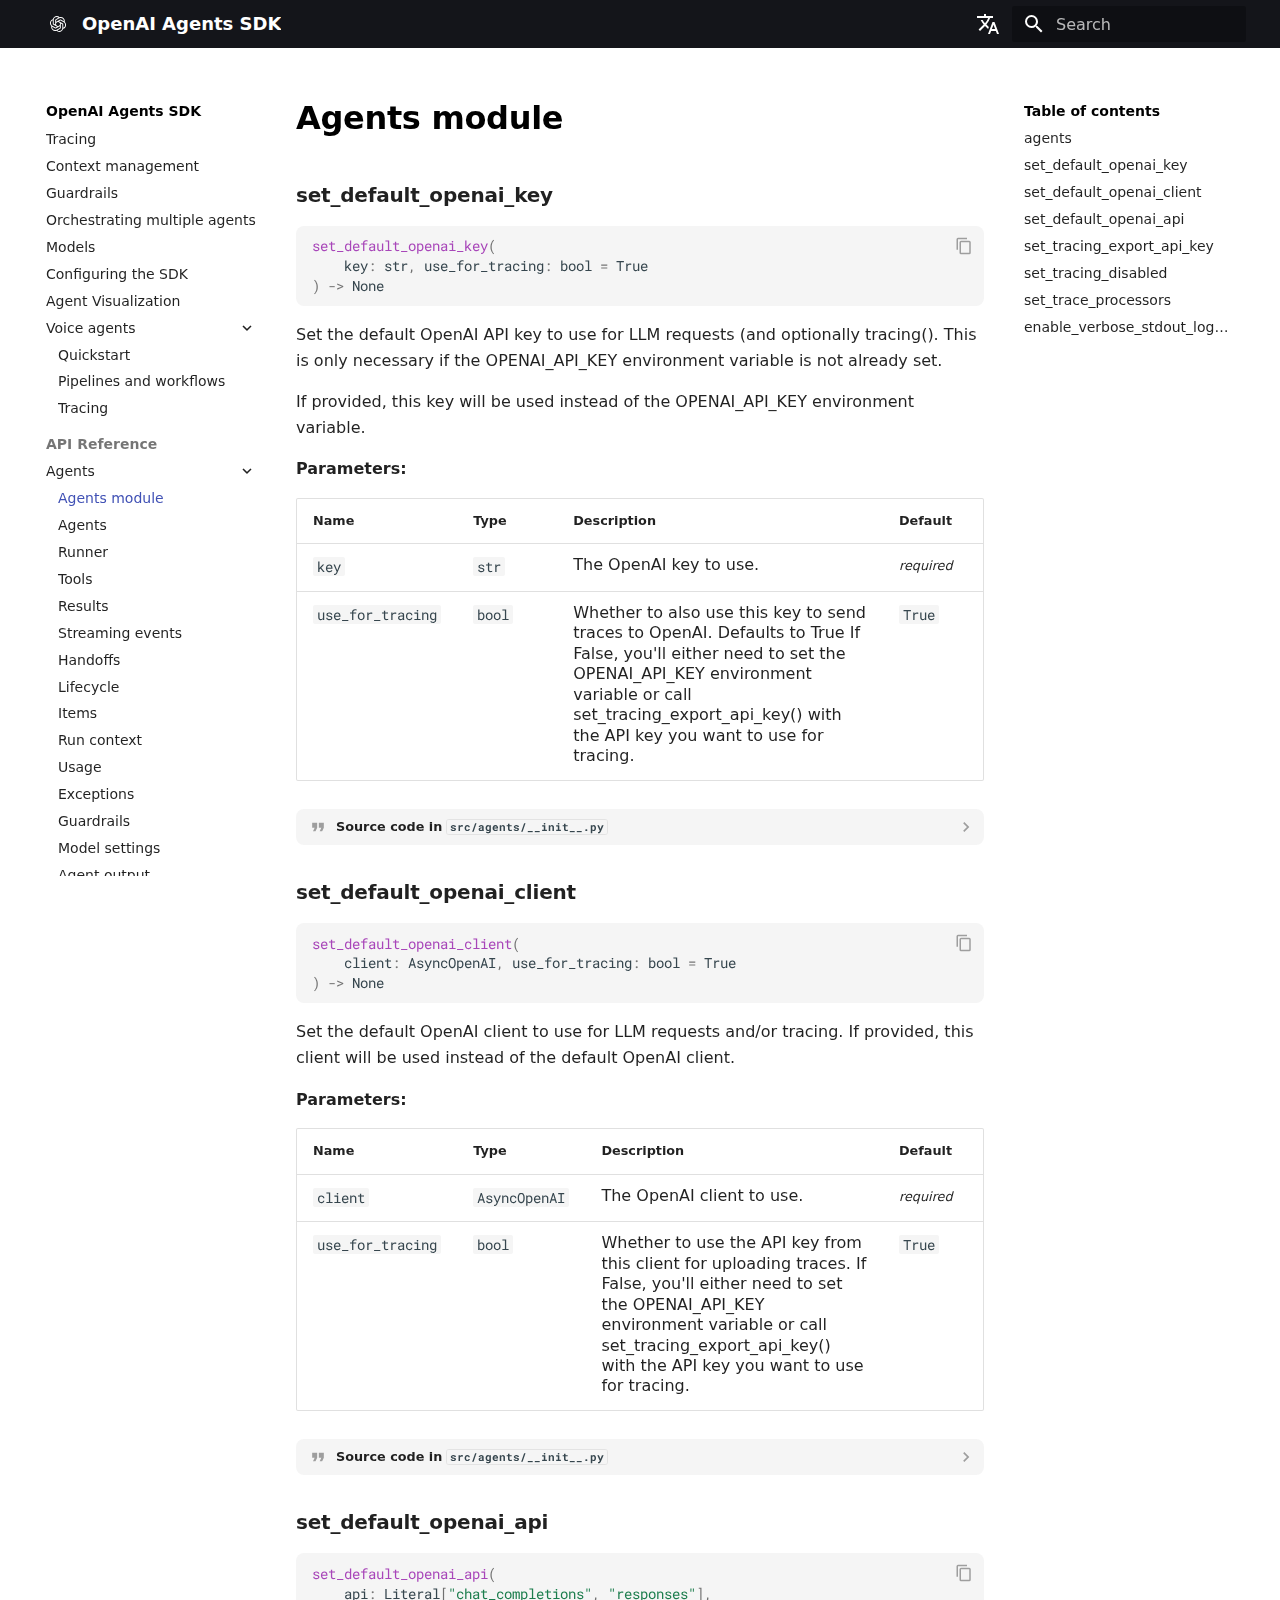
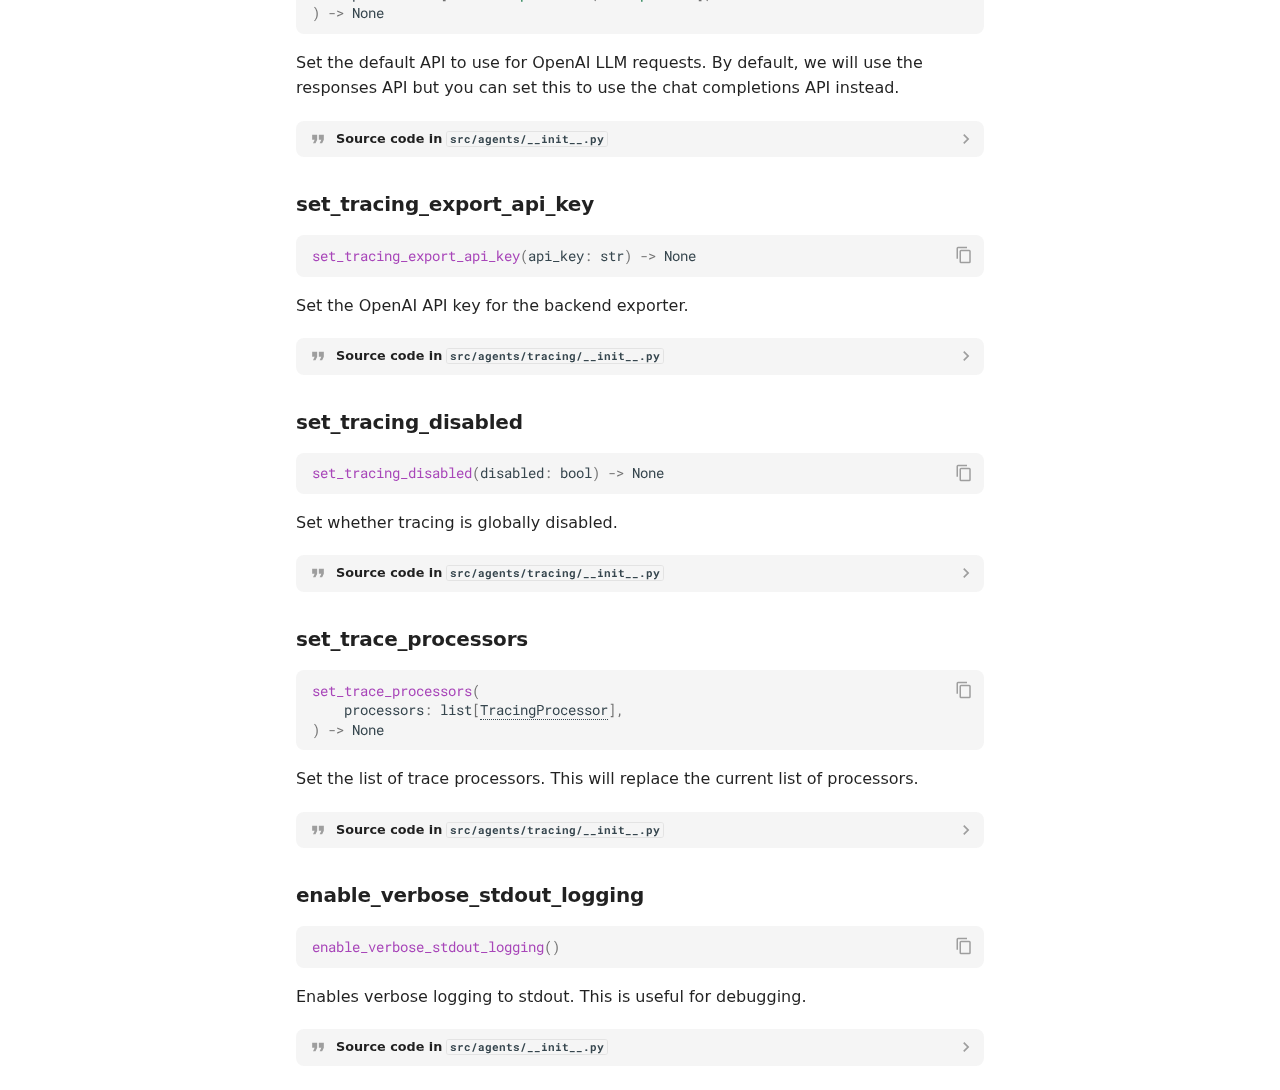
<file: ref/index.html>
<!doctype html>
<html lang="en" class="no-js">
  <head>
    
      <meta charset="utf-8">
      <meta name="viewport" content="width=device-width,initial-scale=1">
      
      
      
      
        <link rel="prev" href="../voice/tracing/">
      
      
        <link rel="next" href="agent/">
      
      
      <link rel="icon" href="../images/favicon-platform.svg">
      <meta name="generator" content="mkdocs-1.6.1, mkdocs-material-9.6.9">
    
    
      
        <title>Agents module - OpenAI Agents SDK</title>
      
    
    
      <link rel="stylesheet" href="../assets/stylesheets/main.4af4bdda.min.css">
      
        
        <link rel="stylesheet" href="../assets/stylesheets/palette.06af60db.min.css">
      
      


    
    
      
    
    
      
        
        
        <link rel="preconnect" href="https://fonts.gstatic.com" crossorigin>
        <link rel="stylesheet" href="https://fonts.googleapis.com/css?family=Roboto:300,300i,400,400i,700,700i%7CRoboto+Mono:400,400i,700,700i&display=fallback">
        <style>:root{--md-text-font:"Roboto";--md-code-font:"Roboto Mono"}</style>
      
    
    
      <link rel="stylesheet" href="../assets/_mkdocstrings.css">
    
      <link rel="stylesheet" href="../stylesheets/extra.css">
    
    <script>__md_scope=new URL("..",location),__md_hash=e=>[...e].reduce(((e,_)=>(e<<5)-e+_.charCodeAt(0)),0),__md_get=(e,_=localStorage,t=__md_scope)=>JSON.parse(_.getItem(t.pathname+"."+e)),__md_set=(e,_,t=localStorage,a=__md_scope)=>{try{t.setItem(a.pathname+"."+e,JSON.stringify(_))}catch(e){}}</script>
    
      

    
    
    
  </head>
  
  
    
    
    
    
    
    <body dir="ltr" data-md-color-scheme="default" data-md-color-primary="black" data-md-color-accent="indigo">
  
    
    <input class="md-toggle" data-md-toggle="drawer" type="checkbox" id="__drawer" autocomplete="off">
    <input class="md-toggle" data-md-toggle="search" type="checkbox" id="__search" autocomplete="off">
    <label class="md-overlay" for="__drawer"></label>
    <div data-md-component="skip">
      
        
        <a href="#agents-module" class="md-skip">
          Skip to content
        </a>
      
    </div>
    <div data-md-component="announce">
      
    </div>
    
    
      

  

<header class="md-header md-header--shadow" data-md-component="header">
  <nav class="md-header__inner md-grid" aria-label="Header">
    <a href=".." title="OpenAI Agents SDK" class="md-header__button md-logo" aria-label="OpenAI Agents SDK" data-md-component="logo">
      
  <img src="../assets/logo.svg" alt="logo">

    </a>
    <label class="md-header__button md-icon" for="__drawer">
      
      <svg xmlns="http://www.w3.org/2000/svg" viewBox="0 0 24 24"><path d="M3 6h18v2H3zm0 5h18v2H3zm0 5h18v2H3z"/></svg>
    </label>
    <div class="md-header__title" data-md-component="header-title">
      <div class="md-header__ellipsis">
        <div class="md-header__topic">
          <span class="md-ellipsis">
            OpenAI Agents SDK
          </span>
        </div>
        <div class="md-header__topic" data-md-component="header-topic">
          <span class="md-ellipsis">
            
              Agents module
            
          </span>
        </div>
      </div>
    </div>
    
      
    
    
    
      <div class="md-header__option">
  <div class="md-select">
    
    <button class="md-header__button md-icon" aria-label="Select language">
      <svg xmlns="http://www.w3.org/2000/svg" viewBox="0 0 24 24"><path d="m12.87 15.07-2.54-2.51.03-.03A17.5 17.5 0 0 0 14.07 6H17V4h-7V2H8v2H1v2h11.17C11.5 7.92 10.44 9.75 9 11.35 8.07 10.32 7.3 9.19 6.69 8h-2c.73 1.63 1.73 3.17 2.98 4.56l-5.09 5.02L4 19l5-5 3.11 3.11zM18.5 10h-2L12 22h2l1.12-3h4.75L21 22h2zm-2.62 7 1.62-4.33L19.12 17z"/></svg>
    </button>
    <div class="md-select__inner">
      <ul class="md-select__list">
        
          <li class="md-select__item">
            <a href="./" hreflang="en" class="md-select__link">
              English
            </a>
          </li>
        
          <li class="md-select__item">
            <a href="../ja/ref/" hreflang="ja" class="md-select__link">
              日本語
            </a>
          </li>
        
      </ul>
    </div>
  </div>
</div>
    
    
      <label class="md-header__button md-icon" for="__search">
        
        <svg xmlns="http://www.w3.org/2000/svg" viewBox="0 0 24 24"><path d="M9.5 3A6.5 6.5 0 0 1 16 9.5c0 1.61-.59 3.09-1.56 4.23l.27.27h.79l5 5-1.5 1.5-5-5v-.79l-.27-.27A6.52 6.52 0 0 1 9.5 16 6.5 6.5 0 0 1 3 9.5 6.5 6.5 0 0 1 9.5 3m0 2C7 5 5 7 5 9.5S7 14 9.5 14 14 12 14 9.5 12 5 9.5 5"/></svg>
      </label>
      <div class="md-search" data-md-component="search" role="dialog">
  <label class="md-search__overlay" for="__search"></label>
  <div class="md-search__inner" role="search">
    <form class="md-search__form" name="search">
      <input type="text" class="md-search__input" name="query" aria-label="Search" placeholder="Search" autocapitalize="off" autocorrect="off" autocomplete="off" spellcheck="false" data-md-component="search-query" required>
      <label class="md-search__icon md-icon" for="__search">
        
        <svg xmlns="http://www.w3.org/2000/svg" viewBox="0 0 24 24"><path d="M9.5 3A6.5 6.5 0 0 1 16 9.5c0 1.61-.59 3.09-1.56 4.23l.27.27h.79l5 5-1.5 1.5-5-5v-.79l-.27-.27A6.52 6.52 0 0 1 9.5 16 6.5 6.5 0 0 1 3 9.5 6.5 6.5 0 0 1 9.5 3m0 2C7 5 5 7 5 9.5S7 14 9.5 14 14 12 14 9.5 12 5 9.5 5"/></svg>
        
        <svg xmlns="http://www.w3.org/2000/svg" viewBox="0 0 24 24"><path d="M20 11v2H8l5.5 5.5-1.42 1.42L4.16 12l7.92-7.92L13.5 5.5 8 11z"/></svg>
      </label>
      <nav class="md-search__options" aria-label="Search">
        
        <button type="reset" class="md-search__icon md-icon" title="Clear" aria-label="Clear" tabindex="-1">
          
          <svg xmlns="http://www.w3.org/2000/svg" viewBox="0 0 24 24"><path d="M19 6.41 17.59 5 12 10.59 6.41 5 5 6.41 10.59 12 5 17.59 6.41 19 12 13.41 17.59 19 19 17.59 13.41 12z"/></svg>
        </button>
      </nav>
      
    </form>
    <div class="md-search__output">
      <div class="md-search__scrollwrap" tabindex="0" data-md-scrollfix>
        <div class="md-search-result" data-md-component="search-result">
          <div class="md-search-result__meta">
            Initializing search
          </div>
          <ol class="md-search-result__list" role="presentation"></ol>
        </div>
      </div>
    </div>
  </div>
</div>
    
    
  </nav>
  
</header>
    
    <div class="md-container" data-md-component="container">
      
      
        
          
        
      
      <main class="md-main" data-md-component="main">
        <div class="md-main__inner md-grid">
          
            
              
              <div class="md-sidebar md-sidebar--primary" data-md-component="sidebar" data-md-type="navigation" >
                <div class="md-sidebar__scrollwrap">
                  <div class="md-sidebar__inner">
                    



<nav class="md-nav md-nav--primary" aria-label="Navigation" data-md-level="0">
  <label class="md-nav__title" for="__drawer">
    <a href=".." title="OpenAI Agents SDK" class="md-nav__button md-logo" aria-label="OpenAI Agents SDK" data-md-component="logo">
      
  <img src="../assets/logo.svg" alt="logo">

    </a>
    OpenAI Agents SDK
  </label>
  
  <ul class="md-nav__list" data-md-scrollfix>
    
      
      
  
  
  
  
    <li class="md-nav__item">
      <a href=".." class="md-nav__link">
        
  
  <span class="md-ellipsis">
    Intro
    
  </span>
  

      </a>
    </li>
  

    
      
      
  
  
  
  
    <li class="md-nav__item">
      <a href="../quickstart/" class="md-nav__link">
        
  
  <span class="md-ellipsis">
    Quickstart
    
  </span>
  

      </a>
    </li>
  

    
      
      
  
  
  
  
    <li class="md-nav__item">
      <a href="../examples/" class="md-nav__link">
        
  
  <span class="md-ellipsis">
    Examples
    
  </span>
  

      </a>
    </li>
  

    
      
      
  
  
  
  
    
    
    
      
        
        
      
    
    
    <li class="md-nav__item md-nav__item--section md-nav__item--nested">
      
        
        
          
        
        <input class="md-nav__toggle md-toggle md-toggle--indeterminate" type="checkbox" id="__nav_4" >
        
          
          <label class="md-nav__link" for="__nav_4" id="__nav_4_label" tabindex="">
            
  
  <span class="md-ellipsis">
    Documentation
    
  </span>
  

            <span class="md-nav__icon md-icon"></span>
          </label>
        
        <nav class="md-nav" data-md-level="1" aria-labelledby="__nav_4_label" aria-expanded="false">
          <label class="md-nav__title" for="__nav_4">
            <span class="md-nav__icon md-icon"></span>
            Documentation
          </label>
          <ul class="md-nav__list" data-md-scrollfix>
            
              
                
  
  
  
  
    <li class="md-nav__item">
      <a href="../agents/" class="md-nav__link">
        
  
  <span class="md-ellipsis">
    Agents
    
  </span>
  

      </a>
    </li>
  

              
            
              
                
  
  
  
  
    <li class="md-nav__item">
      <a href="../running_agents/" class="md-nav__link">
        
  
  <span class="md-ellipsis">
    Running agents
    
  </span>
  

      </a>
    </li>
  

              
            
              
                
  
  
  
  
    <li class="md-nav__item">
      <a href="../results/" class="md-nav__link">
        
  
  <span class="md-ellipsis">
    Results
    
  </span>
  

      </a>
    </li>
  

              
            
              
                
  
  
  
  
    <li class="md-nav__item">
      <a href="../streaming/" class="md-nav__link">
        
  
  <span class="md-ellipsis">
    Streaming
    
  </span>
  

      </a>
    </li>
  

              
            
              
                
  
  
  
  
    <li class="md-nav__item">
      <a href="../tools/" class="md-nav__link">
        
  
  <span class="md-ellipsis">
    Tools
    
  </span>
  

      </a>
    </li>
  

              
            
              
                
  
  
  
  
    <li class="md-nav__item">
      <a href="../mcp/" class="md-nav__link">
        
  
  <span class="md-ellipsis">
    Model context protocol (MCP)
    
  </span>
  

      </a>
    </li>
  

              
            
              
                
  
  
  
  
    <li class="md-nav__item">
      <a href="../handoffs/" class="md-nav__link">
        
  
  <span class="md-ellipsis">
    Handoffs
    
  </span>
  

      </a>
    </li>
  

              
            
              
                
  
  
  
  
    <li class="md-nav__item">
      <a href="../tracing/" class="md-nav__link">
        
  
  <span class="md-ellipsis">
    Tracing
    
  </span>
  

      </a>
    </li>
  

              
            
              
                
  
  
  
  
    <li class="md-nav__item">
      <a href="../context/" class="md-nav__link">
        
  
  <span class="md-ellipsis">
    Context management
    
  </span>
  

      </a>
    </li>
  

              
            
              
                
  
  
  
  
    <li class="md-nav__item">
      <a href="../guardrails/" class="md-nav__link">
        
  
  <span class="md-ellipsis">
    Guardrails
    
  </span>
  

      </a>
    </li>
  

              
            
              
                
  
  
  
  
    <li class="md-nav__item">
      <a href="../multi_agent/" class="md-nav__link">
        
  
  <span class="md-ellipsis">
    Orchestrating multiple agents
    
  </span>
  

      </a>
    </li>
  

              
            
              
                
  
  
  
  
    <li class="md-nav__item">
      <a href="../models/" class="md-nav__link">
        
  
  <span class="md-ellipsis">
    Models
    
  </span>
  

      </a>
    </li>
  

              
            
              
                
  
  
  
  
    <li class="md-nav__item">
      <a href="../config/" class="md-nav__link">
        
  
  <span class="md-ellipsis">
    Configuring the SDK
    
  </span>
  

      </a>
    </li>
  

              
            
              
                
  
  
  
  
    <li class="md-nav__item">
      <a href="../visualization/" class="md-nav__link">
        
  
  <span class="md-ellipsis">
    Agent Visualization
    
  </span>
  

      </a>
    </li>
  

              
            
              
                
  
  
  
  
    
    
    
      
    
    
    <li class="md-nav__item md-nav__item--nested">
      
        
        
          
        
        <input class="md-nav__toggle md-toggle md-toggle--indeterminate" type="checkbox" id="__nav_4_15" >
        
          
          <label class="md-nav__link" for="__nav_4_15" id="__nav_4_15_label" tabindex="0">
            
  
  <span class="md-ellipsis">
    Voice agents
    
  </span>
  

            <span class="md-nav__icon md-icon"></span>
          </label>
        
        <nav class="md-nav" data-md-level="2" aria-labelledby="__nav_4_15_label" aria-expanded="false">
          <label class="md-nav__title" for="__nav_4_15">
            <span class="md-nav__icon md-icon"></span>
            Voice agents
          </label>
          <ul class="md-nav__list" data-md-scrollfix>
            
              
                
  
  
  
  
    <li class="md-nav__item">
      <a href="../voice/quickstart/" class="md-nav__link">
        
  
  <span class="md-ellipsis">
    Quickstart
    
  </span>
  

      </a>
    </li>
  

              
            
              
                
  
  
  
  
    <li class="md-nav__item">
      <a href="../voice/pipeline/" class="md-nav__link">
        
  
  <span class="md-ellipsis">
    Pipelines and workflows
    
  </span>
  

      </a>
    </li>
  

              
            
              
                
  
  
  
  
    <li class="md-nav__item">
      <a href="../voice/tracing/" class="md-nav__link">
        
  
  <span class="md-ellipsis">
    Tracing
    
  </span>
  

      </a>
    </li>
  

              
            
          </ul>
        </nav>
      
    </li>
  

              
            
          </ul>
        </nav>
      
    </li>
  

    
      
      
  
  
    
  
  
  
    
    
    
      
        
        
      
    
    
    <li class="md-nav__item md-nav__item--active md-nav__item--section md-nav__item--nested">
      
        
        
        <input class="md-nav__toggle md-toggle " type="checkbox" id="__nav_5" checked>
        
          
          <label class="md-nav__link" for="__nav_5" id="__nav_5_label" tabindex="">
            
  
  <span class="md-ellipsis">
    API Reference
    
  </span>
  

            <span class="md-nav__icon md-icon"></span>
          </label>
        
        <nav class="md-nav" data-md-level="1" aria-labelledby="__nav_5_label" aria-expanded="true">
          <label class="md-nav__title" for="__nav_5">
            <span class="md-nav__icon md-icon"></span>
            API Reference
          </label>
          <ul class="md-nav__list" data-md-scrollfix>
            
              
                
  
  
    
  
  
  
    
    
    
      
    
    
    <li class="md-nav__item md-nav__item--active md-nav__item--nested">
      
        
        
        <input class="md-nav__toggle md-toggle " type="checkbox" id="__nav_5_1" checked>
        
          
          <label class="md-nav__link" for="__nav_5_1" id="__nav_5_1_label" tabindex="0">
            
  
  <span class="md-ellipsis">
    Agents
    
  </span>
  

            <span class="md-nav__icon md-icon"></span>
          </label>
        
        <nav class="md-nav" data-md-level="2" aria-labelledby="__nav_5_1_label" aria-expanded="true">
          <label class="md-nav__title" for="__nav_5_1">
            <span class="md-nav__icon md-icon"></span>
            Agents
          </label>
          <ul class="md-nav__list" data-md-scrollfix>
            
              
                
  
  
    
  
  
  
    <li class="md-nav__item md-nav__item--active">
      
      <input class="md-nav__toggle md-toggle" type="checkbox" id="__toc">
      
      
        
      
      
        <label class="md-nav__link md-nav__link--active" for="__toc">
          
  
  <span class="md-ellipsis">
    Agents module
    
  </span>
  

          <span class="md-nav__icon md-icon"></span>
        </label>
      
      <a href="./" class="md-nav__link md-nav__link--active">
        
  
  <span class="md-ellipsis">
    Agents module
    
  </span>
  

      </a>
      
        

<nav class="md-nav md-nav--secondary" aria-label="Table of contents">
  
  
  
    
  
  
    <label class="md-nav__title" for="__toc">
      <span class="md-nav__icon md-icon"></span>
      Table of contents
    </label>
    <ul class="md-nav__list" data-md-component="toc" data-md-scrollfix>
      
        <li class="md-nav__item">
  <a href="#agents" class="md-nav__link">
    <span class="md-ellipsis">
      agents
    </span>
  </a>
  
</li>
      
        <li class="md-nav__item">
  <a href="#agents.set_default_openai_key" class="md-nav__link">
    <span class="md-ellipsis">
      set_default_openai_key
    </span>
  </a>
  
</li>
      
        <li class="md-nav__item">
  <a href="#agents.set_default_openai_client" class="md-nav__link">
    <span class="md-ellipsis">
      set_default_openai_client
    </span>
  </a>
  
</li>
      
        <li class="md-nav__item">
  <a href="#agents.set_default_openai_api" class="md-nav__link">
    <span class="md-ellipsis">
      set_default_openai_api
    </span>
  </a>
  
</li>
      
        <li class="md-nav__item">
  <a href="#agents.set_tracing_export_api_key" class="md-nav__link">
    <span class="md-ellipsis">
      set_tracing_export_api_key
    </span>
  </a>
  
</li>
      
        <li class="md-nav__item">
  <a href="#agents.set_tracing_disabled" class="md-nav__link">
    <span class="md-ellipsis">
      set_tracing_disabled
    </span>
  </a>
  
</li>
      
        <li class="md-nav__item">
  <a href="#agents.set_trace_processors" class="md-nav__link">
    <span class="md-ellipsis">
      set_trace_processors
    </span>
  </a>
  
</li>
      
        <li class="md-nav__item">
  <a href="#agents.enable_verbose_stdout_logging" class="md-nav__link">
    <span class="md-ellipsis">
      enable_verbose_stdout_logging
    </span>
  </a>
  
</li>
      
    </ul>
  
</nav>
      
    </li>
  

              
            
              
                
  
  
  
  
    <li class="md-nav__item">
      <a href="agent/" class="md-nav__link">
        
  
  <span class="md-ellipsis">
    Agents
    
  </span>
  

      </a>
    </li>
  

              
            
              
                
  
  
  
  
    <li class="md-nav__item">
      <a href="run/" class="md-nav__link">
        
  
  <span class="md-ellipsis">
    Runner
    
  </span>
  

      </a>
    </li>
  

              
            
              
                
  
  
  
  
    <li class="md-nav__item">
      <a href="tool/" class="md-nav__link">
        
  
  <span class="md-ellipsis">
    Tools
    
  </span>
  

      </a>
    </li>
  

              
            
              
                
  
  
  
  
    <li class="md-nav__item">
      <a href="result/" class="md-nav__link">
        
  
  <span class="md-ellipsis">
    Results
    
  </span>
  

      </a>
    </li>
  

              
            
              
                
  
  
  
  
    <li class="md-nav__item">
      <a href="stream_events/" class="md-nav__link">
        
  
  <span class="md-ellipsis">
    Streaming events
    
  </span>
  

      </a>
    </li>
  

              
            
              
                
  
  
  
  
    <li class="md-nav__item">
      <a href="handoffs/" class="md-nav__link">
        
  
  <span class="md-ellipsis">
    Handoffs
    
  </span>
  

      </a>
    </li>
  

              
            
              
                
  
  
  
  
    <li class="md-nav__item">
      <a href="lifecycle/" class="md-nav__link">
        
  
  <span class="md-ellipsis">
    Lifecycle
    
  </span>
  

      </a>
    </li>
  

              
            
              
                
  
  
  
  
    <li class="md-nav__item">
      <a href="items/" class="md-nav__link">
        
  
  <span class="md-ellipsis">
    Items
    
  </span>
  

      </a>
    </li>
  

              
            
              
                
  
  
  
  
    <li class="md-nav__item">
      <a href="run_context/" class="md-nav__link">
        
  
  <span class="md-ellipsis">
    Run context
    
  </span>
  

      </a>
    </li>
  

              
            
              
                
  
  
  
  
    <li class="md-nav__item">
      <a href="usage/" class="md-nav__link">
        
  
  <span class="md-ellipsis">
    Usage
    
  </span>
  

      </a>
    </li>
  

              
            
              
                
  
  
  
  
    <li class="md-nav__item">
      <a href="exceptions/" class="md-nav__link">
        
  
  <span class="md-ellipsis">
    Exceptions
    
  </span>
  

      </a>
    </li>
  

              
            
              
                
  
  
  
  
    <li class="md-nav__item">
      <a href="guardrail/" class="md-nav__link">
        
  
  <span class="md-ellipsis">
    Guardrails
    
  </span>
  

      </a>
    </li>
  

              
            
              
                
  
  
  
  
    <li class="md-nav__item">
      <a href="model_settings/" class="md-nav__link">
        
  
  <span class="md-ellipsis">
    Model settings
    
  </span>
  

      </a>
    </li>
  

              
            
              
                
  
  
  
  
    <li class="md-nav__item">
      <a href="agent_output/" class="md-nav__link">
        
  
  <span class="md-ellipsis">
    Agent output
    
  </span>
  

      </a>
    </li>
  

              
            
              
                
  
  
  
  
    <li class="md-nav__item">
      <a href="function_schema/" class="md-nav__link">
        
  
  <span class="md-ellipsis">
    Function schema
    
  </span>
  

      </a>
    </li>
  

              
            
              
                
  
  
  
  
    <li class="md-nav__item">
      <a href="models/interface/" class="md-nav__link">
        
  
  <span class="md-ellipsis">
    Model interface
    
  </span>
  

      </a>
    </li>
  

              
            
              
                
  
  
  
  
    <li class="md-nav__item">
      <a href="models/openai_chatcompletions/" class="md-nav__link">
        
  
  <span class="md-ellipsis">
    OpenAI Chat Completions model
    
  </span>
  

      </a>
    </li>
  

              
            
              
                
  
  
  
  
    <li class="md-nav__item">
      <a href="models/openai_responses/" class="md-nav__link">
        
  
  <span class="md-ellipsis">
    OpenAI Responses model
    
  </span>
  

      </a>
    </li>
  

              
            
              
                
  
  
  
  
    <li class="md-nav__item">
      <a href="mcp/server/" class="md-nav__link">
        
  
  <span class="md-ellipsis">
    MCP Servers
    
  </span>
  

      </a>
    </li>
  

              
            
              
                
  
  
  
  
    <li class="md-nav__item">
      <a href="mcp/util/" class="md-nav__link">
        
  
  <span class="md-ellipsis">
    MCP Util
    
  </span>
  

      </a>
    </li>
  

              
            
          </ul>
        </nav>
      
    </li>
  

              
            
              
                
  
  
  
  
    
    
    
      
    
    
    <li class="md-nav__item md-nav__item--nested">
      
        
        
          
        
        <input class="md-nav__toggle md-toggle md-toggle--indeterminate" type="checkbox" id="__nav_5_2" >
        
          
          <label class="md-nav__link" for="__nav_5_2" id="__nav_5_2_label" tabindex="0">
            
  
  <span class="md-ellipsis">
    Tracing
    
  </span>
  

            <span class="md-nav__icon md-icon"></span>
          </label>
        
        <nav class="md-nav" data-md-level="2" aria-labelledby="__nav_5_2_label" aria-expanded="false">
          <label class="md-nav__title" for="__nav_5_2">
            <span class="md-nav__icon md-icon"></span>
            Tracing
          </label>
          <ul class="md-nav__list" data-md-scrollfix>
            
              
                
  
  
  
  
    <li class="md-nav__item">
      <a href="tracing/" class="md-nav__link">
        
  
  <span class="md-ellipsis">
    Tracing module
    
  </span>
  

      </a>
    </li>
  

              
            
              
                
  
  
  
  
    <li class="md-nav__item">
      <a href="tracing/create/" class="md-nav__link">
        
  
  <span class="md-ellipsis">
    Creating traces/spans
    
  </span>
  

      </a>
    </li>
  

              
            
              
                
  
  
  
  
    <li class="md-nav__item">
      <a href="tracing/traces/" class="md-nav__link">
        
  
  <span class="md-ellipsis">
    Traces
    
  </span>
  

      </a>
    </li>
  

              
            
              
                
  
  
  
  
    <li class="md-nav__item">
      <a href="tracing/spans/" class="md-nav__link">
        
  
  <span class="md-ellipsis">
    Spans
    
  </span>
  

      </a>
    </li>
  

              
            
              
                
  
  
  
  
    <li class="md-nav__item">
      <a href="tracing/processor_interface/" class="md-nav__link">
        
  
  <span class="md-ellipsis">
    Processor interface
    
  </span>
  

      </a>
    </li>
  

              
            
              
                
  
  
  
  
    <li class="md-nav__item">
      <a href="tracing/processors/" class="md-nav__link">
        
  
  <span class="md-ellipsis">
    Processors
    
  </span>
  

      </a>
    </li>
  

              
            
              
                
  
  
  
  
    <li class="md-nav__item">
      <a href="tracing/scope/" class="md-nav__link">
        
  
  <span class="md-ellipsis">
    Scope
    
  </span>
  

      </a>
    </li>
  

              
            
              
                
  
  
  
  
    <li class="md-nav__item">
      <a href="tracing/setup/" class="md-nav__link">
        
  
  <span class="md-ellipsis">
    Setup
    
  </span>
  

      </a>
    </li>
  

              
            
              
                
  
  
  
  
    <li class="md-nav__item">
      <a href="tracing/span_data/" class="md-nav__link">
        
  
  <span class="md-ellipsis">
    Span data
    
  </span>
  

      </a>
    </li>
  

              
            
              
                
  
  
  
  
    <li class="md-nav__item">
      <a href="tracing/util/" class="md-nav__link">
        
  
  <span class="md-ellipsis">
    Util
    
  </span>
  

      </a>
    </li>
  

              
            
          </ul>
        </nav>
      
    </li>
  

              
            
              
                
  
  
  
  
    
    
    
      
    
    
    <li class="md-nav__item md-nav__item--nested">
      
        
        
          
        
        <input class="md-nav__toggle md-toggle md-toggle--indeterminate" type="checkbox" id="__nav_5_3" >
        
          
          <label class="md-nav__link" for="__nav_5_3" id="__nav_5_3_label" tabindex="0">
            
  
  <span class="md-ellipsis">
    Voice
    
  </span>
  

            <span class="md-nav__icon md-icon"></span>
          </label>
        
        <nav class="md-nav" data-md-level="2" aria-labelledby="__nav_5_3_label" aria-expanded="false">
          <label class="md-nav__title" for="__nav_5_3">
            <span class="md-nav__icon md-icon"></span>
            Voice
          </label>
          <ul class="md-nav__list" data-md-scrollfix>
            
              
                
  
  
  
  
    <li class="md-nav__item">
      <a href="voice/pipeline/" class="md-nav__link">
        
  
  <span class="md-ellipsis">
    Pipeline
    
  </span>
  

      </a>
    </li>
  

              
            
              
                
  
  
  
  
    <li class="md-nav__item">
      <a href="voice/workflow/" class="md-nav__link">
        
  
  <span class="md-ellipsis">
    Workflow
    
  </span>
  

      </a>
    </li>
  

              
            
              
                
  
  
  
  
    <li class="md-nav__item">
      <a href="voice/input/" class="md-nav__link">
        
  
  <span class="md-ellipsis">
    Input
    
  </span>
  

      </a>
    </li>
  

              
            
              
                
  
  
  
  
    <li class="md-nav__item">
      <a href="voice/result/" class="md-nav__link">
        
  
  <span class="md-ellipsis">
    Result
    
  </span>
  

      </a>
    </li>
  

              
            
              
                
  
  
  
  
    <li class="md-nav__item">
      <a href="voice/pipeline_config/" class="md-nav__link">
        
  
  <span class="md-ellipsis">
    Pipeline Config
    
  </span>
  

      </a>
    </li>
  

              
            
              
                
  
  
  
  
    <li class="md-nav__item">
      <a href="voice/events/" class="md-nav__link">
        
  
  <span class="md-ellipsis">
    Events
    
  </span>
  

      </a>
    </li>
  

              
            
              
                
  
  
  
  
    <li class="md-nav__item">
      <a href="voice/exceptions/" class="md-nav__link">
        
  
  <span class="md-ellipsis">
    Exceptions
    
  </span>
  

      </a>
    </li>
  

              
            
              
                
  
  
  
  
    <li class="md-nav__item">
      <a href="voice/model/" class="md-nav__link">
        
  
  <span class="md-ellipsis">
    Model
    
  </span>
  

      </a>
    </li>
  

              
            
              
                
  
  
  
  
    <li class="md-nav__item">
      <a href="voice/utils/" class="md-nav__link">
        
  
  <span class="md-ellipsis">
    Utils
    
  </span>
  

      </a>
    </li>
  

              
            
              
                
  
  
  
  
    <li class="md-nav__item">
      <a href="voice/models/openai_provider/" class="md-nav__link">
        
  
  <span class="md-ellipsis">
    OpenAIVoiceModelProvider
    
  </span>
  

      </a>
    </li>
  

              
            
              
                
  
  
  
  
    <li class="md-nav__item">
      <a href="voice/models/openai_stt/" class="md-nav__link">
        
  
  <span class="md-ellipsis">
    OpenAI STT
    
  </span>
  

      </a>
    </li>
  

              
            
              
                
  
  
  
  
    <li class="md-nav__item">
      <a href="voice/models/openai_tts/" class="md-nav__link">
        
  
  <span class="md-ellipsis">
    OpenAI TTS
    
  </span>
  

      </a>
    </li>
  

              
            
          </ul>
        </nav>
      
    </li>
  

              
            
              
                
  
  
  
  
    
    
    
      
    
    
    <li class="md-nav__item md-nav__item--nested">
      
        
        
          
        
        <input class="md-nav__toggle md-toggle md-toggle--indeterminate" type="checkbox" id="__nav_5_4" >
        
          
          <label class="md-nav__link" for="__nav_5_4" id="__nav_5_4_label" tabindex="0">
            
  
  <span class="md-ellipsis">
    Extensions
    
  </span>
  

            <span class="md-nav__icon md-icon"></span>
          </label>
        
        <nav class="md-nav" data-md-level="2" aria-labelledby="__nav_5_4_label" aria-expanded="false">
          <label class="md-nav__title" for="__nav_5_4">
            <span class="md-nav__icon md-icon"></span>
            Extensions
          </label>
          <ul class="md-nav__list" data-md-scrollfix>
            
              
                
  
  
  
  
    <li class="md-nav__item">
      <a href="extensions/handoff_filters/" class="md-nav__link">
        
  
  <span class="md-ellipsis">
    Handoff filters
    
  </span>
  

      </a>
    </li>
  

              
            
              
                
  
  
  
  
    <li class="md-nav__item">
      <a href="extensions/handoff_prompt/" class="md-nav__link">
        
  
  <span class="md-ellipsis">
    Handoff prompt
    
  </span>
  

      </a>
    </li>
  

              
            
          </ul>
        </nav>
      
    </li>
  

              
            
          </ul>
        </nav>
      
    </li>
  

    
  </ul>
</nav>
                  </div>
                </div>
              </div>
            
            
              
              <div class="md-sidebar md-sidebar--secondary" data-md-component="sidebar" data-md-type="toc" >
                <div class="md-sidebar__scrollwrap">
                  <div class="md-sidebar__inner">
                    

<nav class="md-nav md-nav--secondary" aria-label="Table of contents">
  
  
  
    
  
  
    <label class="md-nav__title" for="__toc">
      <span class="md-nav__icon md-icon"></span>
      Table of contents
    </label>
    <ul class="md-nav__list" data-md-component="toc" data-md-scrollfix>
      
        <li class="md-nav__item">
  <a href="#agents" class="md-nav__link">
    <span class="md-ellipsis">
      agents
    </span>
  </a>
  
</li>
      
        <li class="md-nav__item">
  <a href="#agents.set_default_openai_key" class="md-nav__link">
    <span class="md-ellipsis">
      set_default_openai_key
    </span>
  </a>
  
</li>
      
        <li class="md-nav__item">
  <a href="#agents.set_default_openai_client" class="md-nav__link">
    <span class="md-ellipsis">
      set_default_openai_client
    </span>
  </a>
  
</li>
      
        <li class="md-nav__item">
  <a href="#agents.set_default_openai_api" class="md-nav__link">
    <span class="md-ellipsis">
      set_default_openai_api
    </span>
  </a>
  
</li>
      
        <li class="md-nav__item">
  <a href="#agents.set_tracing_export_api_key" class="md-nav__link">
    <span class="md-ellipsis">
      set_tracing_export_api_key
    </span>
  </a>
  
</li>
      
        <li class="md-nav__item">
  <a href="#agents.set_tracing_disabled" class="md-nav__link">
    <span class="md-ellipsis">
      set_tracing_disabled
    </span>
  </a>
  
</li>
      
        <li class="md-nav__item">
  <a href="#agents.set_trace_processors" class="md-nav__link">
    <span class="md-ellipsis">
      set_trace_processors
    </span>
  </a>
  
</li>
      
        <li class="md-nav__item">
  <a href="#agents.enable_verbose_stdout_logging" class="md-nav__link">
    <span class="md-ellipsis">
      enable_verbose_stdout_logging
    </span>
  </a>
  
</li>
      
    </ul>
  
</nav>
                  </div>
                </div>
              </div>
            
          
          
            <div class="md-content" data-md-component="content">
              <article class="md-content__inner md-typeset">
                
                  



<h1 id="agents-module">Agents module</h1>


<div class="doc doc-object doc-module">



<a id="agents"></a>
    <div class="doc doc-contents first">









  <div class="doc doc-children">









<div class="doc doc-object doc-function">


<h3 id="agents.set_default_openai_key" class="doc doc-heading">
            <span class="doc doc-object-name doc-function-name">set_default_openai_key</span>


</h3>
<div class="language-python doc-signature highlight"><pre><span></span><code><span id="__span-0-1"><a id="__codelineno-0-1" name="__codelineno-0-1" href="#__codelineno-0-1"></a><span class="nf">set_default_openai_key</span><span class="p">(</span>
</span><span id="__span-0-2"><a id="__codelineno-0-2" name="__codelineno-0-2" href="#__codelineno-0-2"></a>    <span class="n">key</span><span class="p">:</span> <span class="n"><span title="str">str</span></span><span class="p">,</span> <span class="n">use_for_tracing</span><span class="p">:</span> <span class="n"><span title="bool">bool</span></span> <span class="o">=</span> <span class="kc">True</span>
</span><span id="__span-0-3"><a id="__codelineno-0-3" name="__codelineno-0-3" href="#__codelineno-0-3"></a><span class="p">)</span> <span class="o">-&gt;</span> <span class="kc">None</span>
</span></code></pre></div>

    <div class="doc doc-contents ">

        <p>Set the default OpenAI API key to use for LLM requests (and optionally tracing(). This is
only necessary if the OPENAI_API_KEY environment variable is not already set.</p>
<p>If provided, this key will be used instead of the OPENAI_API_KEY environment variable.</p>


<p><span class="doc-section-title">Parameters:</span></p>
    <table>
      <thead>
        <tr>
          <th>Name</th>
          <th>Type</th>
          <th>Description</th>
          <th>Default</th>
        </tr>
      </thead>
      <tbody>
          <tr class="doc-section-item">
            <td>
                <code>key</code>
            </td>
            <td>
                  <code><span title="str">str</span></code>
            </td>
            <td>
              <div class="doc-md-description">
                <p>The OpenAI key to use.</p>
              </div>
            </td>
            <td>
                <em>required</em>
            </td>
          </tr>
          <tr class="doc-section-item">
            <td>
                <code>use_for_tracing</code>
            </td>
            <td>
                  <code><span title="bool">bool</span></code>
            </td>
            <td>
              <div class="doc-md-description">
                <p>Whether to also use this key to send traces to OpenAI. Defaults to True
If False, you'll either need to set the OPENAI_API_KEY environment variable or call
set_tracing_export_api_key() with the API key you want to use for tracing.</p>
              </div>
            </td>
            <td>
                  <code>True</code>
            </td>
          </tr>
      </tbody>
    </table>


            <details class="quote">
              <summary>Source code in <code>src/agents/__init__.py</code></summary>
              <div class="language-python highlight"><table class="highlighttable"><tr><td class="linenos"><div class="linenodiv"><pre><span></span><span class="normal"><a href="#__codelineno-0-106">106</a></span>
<span class="normal"><a href="#__codelineno-0-107">107</a></span>
<span class="normal"><a href="#__codelineno-0-108">108</a></span>
<span class="normal"><a href="#__codelineno-0-109">109</a></span>
<span class="normal"><a href="#__codelineno-0-110">110</a></span>
<span class="normal"><a href="#__codelineno-0-111">111</a></span>
<span class="normal"><a href="#__codelineno-0-112">112</a></span>
<span class="normal"><a href="#__codelineno-0-113">113</a></span>
<span class="normal"><a href="#__codelineno-0-114">114</a></span>
<span class="normal"><a href="#__codelineno-0-115">115</a></span>
<span class="normal"><a href="#__codelineno-0-116">116</a></span>
<span class="normal"><a href="#__codelineno-0-117">117</a></span>
<span class="normal"><a href="#__codelineno-0-118">118</a></span></pre></div></td><td class="code"><div><pre><span></span><code><span id="__span-0-106"><a id="__codelineno-0-106" name="__codelineno-0-106"></a><span class="k">def</span><span class="w"> </span><span class="nf">set_default_openai_key</span><span class="p">(</span><span class="n">key</span><span class="p">:</span> <span class="nb">str</span><span class="p">,</span> <span class="n">use_for_tracing</span><span class="p">:</span> <span class="nb">bool</span> <span class="o">=</span> <span class="kc">True</span><span class="p">)</span> <span class="o">-&gt;</span> <span class="kc">None</span><span class="p">:</span>
</span><span id="__span-0-107"><a id="__codelineno-0-107" name="__codelineno-0-107"></a><span class="w">    </span><span class="sd">&quot;&quot;&quot;Set the default OpenAI API key to use for LLM requests (and optionally tracing(). This is</span>
</span><span id="__span-0-108"><a id="__codelineno-0-108" name="__codelineno-0-108"></a><span class="sd">    only necessary if the OPENAI_API_KEY environment variable is not already set.</span>
</span><span id="__span-0-109"><a id="__codelineno-0-109" name="__codelineno-0-109"></a>
</span><span id="__span-0-110"><a id="__codelineno-0-110" name="__codelineno-0-110"></a><span class="sd">    If provided, this key will be used instead of the OPENAI_API_KEY environment variable.</span>
</span><span id="__span-0-111"><a id="__codelineno-0-111" name="__codelineno-0-111"></a>
</span><span id="__span-0-112"><a id="__codelineno-0-112" name="__codelineno-0-112"></a><span class="sd">    Args:</span>
</span><span id="__span-0-113"><a id="__codelineno-0-113" name="__codelineno-0-113"></a><span class="sd">        key: The OpenAI key to use.</span>
</span><span id="__span-0-114"><a id="__codelineno-0-114" name="__codelineno-0-114"></a><span class="sd">        use_for_tracing: Whether to also use this key to send traces to OpenAI. Defaults to True</span>
</span><span id="__span-0-115"><a id="__codelineno-0-115" name="__codelineno-0-115"></a><span class="sd">            If False, you&#39;ll either need to set the OPENAI_API_KEY environment variable or call</span>
</span><span id="__span-0-116"><a id="__codelineno-0-116" name="__codelineno-0-116"></a><span class="sd">            set_tracing_export_api_key() with the API key you want to use for tracing.</span>
</span><span id="__span-0-117"><a id="__codelineno-0-117" name="__codelineno-0-117"></a><span class="sd">    &quot;&quot;&quot;</span>
</span><span id="__span-0-118"><a id="__codelineno-0-118" name="__codelineno-0-118"></a>    <span class="n">_config</span><span class="o">.</span><span class="n">set_default_openai_key</span><span class="p">(</span><span class="n">key</span><span class="p">,</span> <span class="n">use_for_tracing</span><span class="p">)</span>
</span></code></pre></div></td></tr></table></div>
            </details>
    </div>

</div>

<div class="doc doc-object doc-function">


<h3 id="agents.set_default_openai_client" class="doc doc-heading">
            <span class="doc doc-object-name doc-function-name">set_default_openai_client</span>


</h3>
<div class="language-python doc-signature highlight"><pre><span></span><code><span id="__span-0-1"><a id="__codelineno-0-1" name="__codelineno-0-1" href="#__codelineno-0-1"></a><span class="nf">set_default_openai_client</span><span class="p">(</span>
</span><span id="__span-0-2"><a id="__codelineno-0-2" name="__codelineno-0-2" href="#__codelineno-0-2"></a>    <span class="n">client</span><span class="p">:</span> <span class="n"><span title="openai.AsyncOpenAI">AsyncOpenAI</span></span><span class="p">,</span> <span class="n">use_for_tracing</span><span class="p">:</span> <span class="n"><span title="bool">bool</span></span> <span class="o">=</span> <span class="kc">True</span>
</span><span id="__span-0-3"><a id="__codelineno-0-3" name="__codelineno-0-3" href="#__codelineno-0-3"></a><span class="p">)</span> <span class="o">-&gt;</span> <span class="kc">None</span>
</span></code></pre></div>

    <div class="doc doc-contents ">

        <p>Set the default OpenAI client to use for LLM requests and/or tracing. If provided, this
client will be used instead of the default OpenAI client.</p>


<p><span class="doc-section-title">Parameters:</span></p>
    <table>
      <thead>
        <tr>
          <th>Name</th>
          <th>Type</th>
          <th>Description</th>
          <th>Default</th>
        </tr>
      </thead>
      <tbody>
          <tr class="doc-section-item">
            <td>
                <code>client</code>
            </td>
            <td>
                  <code><span title="openai.AsyncOpenAI">AsyncOpenAI</span></code>
            </td>
            <td>
              <div class="doc-md-description">
                <p>The OpenAI client to use.</p>
              </div>
            </td>
            <td>
                <em>required</em>
            </td>
          </tr>
          <tr class="doc-section-item">
            <td>
                <code>use_for_tracing</code>
            </td>
            <td>
                  <code><span title="bool">bool</span></code>
            </td>
            <td>
              <div class="doc-md-description">
                <p>Whether to use the API key from this client for uploading traces. If False,
you'll either need to set the OPENAI_API_KEY environment variable or call
set_tracing_export_api_key() with the API key you want to use for tracing.</p>
              </div>
            </td>
            <td>
                  <code>True</code>
            </td>
          </tr>
      </tbody>
    </table>


            <details class="quote">
              <summary>Source code in <code>src/agents/__init__.py</code></summary>
              <div class="language-python highlight"><table class="highlighttable"><tr><td class="linenos"><div class="linenodiv"><pre><span></span><span class="normal"><a href="#__codelineno-0-121">121</a></span>
<span class="normal"><a href="#__codelineno-0-122">122</a></span>
<span class="normal"><a href="#__codelineno-0-123">123</a></span>
<span class="normal"><a href="#__codelineno-0-124">124</a></span>
<span class="normal"><a href="#__codelineno-0-125">125</a></span>
<span class="normal"><a href="#__codelineno-0-126">126</a></span>
<span class="normal"><a href="#__codelineno-0-127">127</a></span>
<span class="normal"><a href="#__codelineno-0-128">128</a></span>
<span class="normal"><a href="#__codelineno-0-129">129</a></span>
<span class="normal"><a href="#__codelineno-0-130">130</a></span>
<span class="normal"><a href="#__codelineno-0-131">131</a></span></pre></div></td><td class="code"><div><pre><span></span><code><span id="__span-0-121"><a id="__codelineno-0-121" name="__codelineno-0-121"></a><span class="k">def</span><span class="w"> </span><span class="nf">set_default_openai_client</span><span class="p">(</span><span class="n">client</span><span class="p">:</span> <span class="n">AsyncOpenAI</span><span class="p">,</span> <span class="n">use_for_tracing</span><span class="p">:</span> <span class="nb">bool</span> <span class="o">=</span> <span class="kc">True</span><span class="p">)</span> <span class="o">-&gt;</span> <span class="kc">None</span><span class="p">:</span>
</span><span id="__span-0-122"><a id="__codelineno-0-122" name="__codelineno-0-122"></a><span class="w">    </span><span class="sd">&quot;&quot;&quot;Set the default OpenAI client to use for LLM requests and/or tracing. If provided, this</span>
</span><span id="__span-0-123"><a id="__codelineno-0-123" name="__codelineno-0-123"></a><span class="sd">    client will be used instead of the default OpenAI client.</span>
</span><span id="__span-0-124"><a id="__codelineno-0-124" name="__codelineno-0-124"></a>
</span><span id="__span-0-125"><a id="__codelineno-0-125" name="__codelineno-0-125"></a><span class="sd">    Args:</span>
</span><span id="__span-0-126"><a id="__codelineno-0-126" name="__codelineno-0-126"></a><span class="sd">        client: The OpenAI client to use.</span>
</span><span id="__span-0-127"><a id="__codelineno-0-127" name="__codelineno-0-127"></a><span class="sd">        use_for_tracing: Whether to use the API key from this client for uploading traces. If False,</span>
</span><span id="__span-0-128"><a id="__codelineno-0-128" name="__codelineno-0-128"></a><span class="sd">            you&#39;ll either need to set the OPENAI_API_KEY environment variable or call</span>
</span><span id="__span-0-129"><a id="__codelineno-0-129" name="__codelineno-0-129"></a><span class="sd">            set_tracing_export_api_key() with the API key you want to use for tracing.</span>
</span><span id="__span-0-130"><a id="__codelineno-0-130" name="__codelineno-0-130"></a><span class="sd">    &quot;&quot;&quot;</span>
</span><span id="__span-0-131"><a id="__codelineno-0-131" name="__codelineno-0-131"></a>    <span class="n">_config</span><span class="o">.</span><span class="n">set_default_openai_client</span><span class="p">(</span><span class="n">client</span><span class="p">,</span> <span class="n">use_for_tracing</span><span class="p">)</span>
</span></code></pre></div></td></tr></table></div>
            </details>
    </div>

</div>

<div class="doc doc-object doc-function">


<h3 id="agents.set_default_openai_api" class="doc doc-heading">
            <span class="doc doc-object-name doc-function-name">set_default_openai_api</span>


</h3>
<div class="language-python doc-signature highlight"><pre><span></span><code><span id="__span-0-1"><a id="__codelineno-0-1" name="__codelineno-0-1" href="#__codelineno-0-1"></a><span class="nf">set_default_openai_api</span><span class="p">(</span>
</span><span id="__span-0-2"><a id="__codelineno-0-2" name="__codelineno-0-2" href="#__codelineno-0-2"></a>    <span class="n">api</span><span class="p">:</span> <span class="n"><span title="typing.Literal">Literal</span></span><span class="p">[</span><span class="s2">&quot;chat_completions&quot;</span><span class="p">,</span> <span class="s2">&quot;responses&quot;</span><span class="p">],</span>
</span><span id="__span-0-3"><a id="__codelineno-0-3" name="__codelineno-0-3" href="#__codelineno-0-3"></a><span class="p">)</span> <span class="o">-&gt;</span> <span class="kc">None</span>
</span></code></pre></div>

    <div class="doc doc-contents ">

        <p>Set the default API to use for OpenAI LLM requests. By default, we will use the responses API
but you can set this to use the chat completions API instead.</p>


            <details class="quote">
              <summary>Source code in <code>src/agents/__init__.py</code></summary>
              <div class="language-python highlight"><table class="highlighttable"><tr><td class="linenos"><div class="linenodiv"><pre><span></span><span class="normal"><a href="#__codelineno-0-134">134</a></span>
<span class="normal"><a href="#__codelineno-0-135">135</a></span>
<span class="normal"><a href="#__codelineno-0-136">136</a></span>
<span class="normal"><a href="#__codelineno-0-137">137</a></span>
<span class="normal"><a href="#__codelineno-0-138">138</a></span></pre></div></td><td class="code"><div><pre><span></span><code><span id="__span-0-134"><a id="__codelineno-0-134" name="__codelineno-0-134"></a><span class="k">def</span><span class="w"> </span><span class="nf">set_default_openai_api</span><span class="p">(</span><span class="n">api</span><span class="p">:</span> <span class="n">Literal</span><span class="p">[</span><span class="s2">&quot;chat_completions&quot;</span><span class="p">,</span> <span class="s2">&quot;responses&quot;</span><span class="p">])</span> <span class="o">-&gt;</span> <span class="kc">None</span><span class="p">:</span>
</span><span id="__span-0-135"><a id="__codelineno-0-135" name="__codelineno-0-135"></a><span class="w">    </span><span class="sd">&quot;&quot;&quot;Set the default API to use for OpenAI LLM requests. By default, we will use the responses API</span>
</span><span id="__span-0-136"><a id="__codelineno-0-136" name="__codelineno-0-136"></a><span class="sd">    but you can set this to use the chat completions API instead.</span>
</span><span id="__span-0-137"><a id="__codelineno-0-137" name="__codelineno-0-137"></a><span class="sd">    &quot;&quot;&quot;</span>
</span><span id="__span-0-138"><a id="__codelineno-0-138" name="__codelineno-0-138"></a>    <span class="n">_config</span><span class="o">.</span><span class="n">set_default_openai_api</span><span class="p">(</span><span class="n">api</span><span class="p">)</span>
</span></code></pre></div></td></tr></table></div>
            </details>
    </div>

</div>

<div class="doc doc-object doc-function">


<h3 id="agents.set_tracing_export_api_key" class="doc doc-heading">
            <span class="doc doc-object-name doc-function-name">set_tracing_export_api_key</span>


</h3>
<div class="language-python doc-signature highlight"><pre><span></span><code><span id="__span-0-1"><a id="__codelineno-0-1" name="__codelineno-0-1" href="#__codelineno-0-1"></a><span class="nf">set_tracing_export_api_key</span><span class="p">(</span><span class="n">api_key</span><span class="p">:</span> <span class="n"><span title="str">str</span></span><span class="p">)</span> <span class="o">-&gt;</span> <span class="kc">None</span>
</span></code></pre></div>

    <div class="doc doc-contents ">

        <p>Set the OpenAI API key for the backend exporter.</p>


            <details class="quote">
              <summary>Source code in <code>src/agents/tracing/__init__.py</code></summary>
              <div class="language-python highlight"><table class="highlighttable"><tr><td class="linenos"><div class="linenodiv"><pre><span></span><span class="normal"><a href="#__codelineno-0-100">100</a></span>
<span class="normal"><a href="#__codelineno-0-101">101</a></span>
<span class="normal"><a href="#__codelineno-0-102">102</a></span>
<span class="normal"><a href="#__codelineno-0-103">103</a></span>
<span class="normal"><a href="#__codelineno-0-104">104</a></span></pre></div></td><td class="code"><div><pre><span></span><code><span id="__span-0-100"><a id="__codelineno-0-100" name="__codelineno-0-100"></a><span class="k">def</span><span class="w"> </span><span class="nf">set_tracing_export_api_key</span><span class="p">(</span><span class="n">api_key</span><span class="p">:</span> <span class="nb">str</span><span class="p">)</span> <span class="o">-&gt;</span> <span class="kc">None</span><span class="p">:</span>
</span><span id="__span-0-101"><a id="__codelineno-0-101" name="__codelineno-0-101"></a><span class="w">    </span><span class="sd">&quot;&quot;&quot;</span>
</span><span id="__span-0-102"><a id="__codelineno-0-102" name="__codelineno-0-102"></a><span class="sd">    Set the OpenAI API key for the backend exporter.</span>
</span><span id="__span-0-103"><a id="__codelineno-0-103" name="__codelineno-0-103"></a><span class="sd">    &quot;&quot;&quot;</span>
</span><span id="__span-0-104"><a id="__codelineno-0-104" name="__codelineno-0-104"></a>    <span class="n">default_exporter</span><span class="p">()</span><span class="o">.</span><span class="n">set_api_key</span><span class="p">(</span><span class="n">api_key</span><span class="p">)</span>
</span></code></pre></div></td></tr></table></div>
            </details>
    </div>

</div>

<div class="doc doc-object doc-function">


<h3 id="agents.set_tracing_disabled" class="doc doc-heading">
            <span class="doc doc-object-name doc-function-name">set_tracing_disabled</span>


</h3>
<div class="language-python doc-signature highlight"><pre><span></span><code><span id="__span-0-1"><a id="__codelineno-0-1" name="__codelineno-0-1" href="#__codelineno-0-1"></a><span class="nf">set_tracing_disabled</span><span class="p">(</span><span class="n">disabled</span><span class="p">:</span> <span class="n"><span title="bool">bool</span></span><span class="p">)</span> <span class="o">-&gt;</span> <span class="kc">None</span>
</span></code></pre></div>

    <div class="doc doc-contents ">

        <p>Set whether tracing is globally disabled.</p>


            <details class="quote">
              <summary>Source code in <code>src/agents/tracing/__init__.py</code></summary>
              <div class="language-python highlight"><table class="highlighttable"><tr><td class="linenos"><div class="linenodiv"><pre><span></span><span class="normal"><a href="#__codelineno-0-93">93</a></span>
<span class="normal"><a href="#__codelineno-0-94">94</a></span>
<span class="normal"><a href="#__codelineno-0-95">95</a></span>
<span class="normal"><a href="#__codelineno-0-96">96</a></span>
<span class="normal"><a href="#__codelineno-0-97">97</a></span></pre></div></td><td class="code"><div><pre><span></span><code><span id="__span-0-93"><a id="__codelineno-0-93" name="__codelineno-0-93"></a><span class="k">def</span><span class="w"> </span><span class="nf">set_tracing_disabled</span><span class="p">(</span><span class="n">disabled</span><span class="p">:</span> <span class="nb">bool</span><span class="p">)</span> <span class="o">-&gt;</span> <span class="kc">None</span><span class="p">:</span>
</span><span id="__span-0-94"><a id="__codelineno-0-94" name="__codelineno-0-94"></a><span class="w">    </span><span class="sd">&quot;&quot;&quot;</span>
</span><span id="__span-0-95"><a id="__codelineno-0-95" name="__codelineno-0-95"></a><span class="sd">    Set whether tracing is globally disabled.</span>
</span><span id="__span-0-96"><a id="__codelineno-0-96" name="__codelineno-0-96"></a><span class="sd">    &quot;&quot;&quot;</span>
</span><span id="__span-0-97"><a id="__codelineno-0-97" name="__codelineno-0-97"></a>    <span class="n">GLOBAL_TRACE_PROVIDER</span><span class="o">.</span><span class="n">set_disabled</span><span class="p">(</span><span class="n">disabled</span><span class="p">)</span>
</span></code></pre></div></td></tr></table></div>
            </details>
    </div>

</div>

<div class="doc doc-object doc-function">


<h3 id="agents.set_trace_processors" class="doc doc-heading">
            <span class="doc doc-object-name doc-function-name">set_trace_processors</span>


</h3>
<div class="language-python doc-signature highlight"><pre><span></span><code><span id="__span-0-1"><a id="__codelineno-0-1" name="__codelineno-0-1" href="#__codelineno-0-1"></a><span class="nf">set_trace_processors</span><span class="p">(</span>
</span><span id="__span-0-2"><a id="__codelineno-0-2" name="__codelineno-0-2" href="#__codelineno-0-2"></a>    <span class="n">processors</span><span class="p">:</span> <span class="n"><span title="list">list</span></span><span class="p">[</span><span class="n"><a class="autorefs autorefs-internal" title="TracingProcessor (agents.tracing.processor_interface.TracingProcessor)" href="tracing/processor_interface/#agents.tracing.processor_interface.TracingProcessor">TracingProcessor</a></span><span class="p">],</span>
</span><span id="__span-0-3"><a id="__codelineno-0-3" name="__codelineno-0-3" href="#__codelineno-0-3"></a><span class="p">)</span> <span class="o">-&gt;</span> <span class="kc">None</span>
</span></code></pre></div>

    <div class="doc doc-contents ">

        <p>Set the list of trace processors. This will replace the current list of processors.</p>


            <details class="quote">
              <summary>Source code in <code>src/agents/tracing/__init__.py</code></summary>
              <div class="language-python highlight"><table class="highlighttable"><tr><td class="linenos"><div class="linenodiv"><pre><span></span><span class="normal"><a href="#__codelineno-0-86">86</a></span>
<span class="normal"><a href="#__codelineno-0-87">87</a></span>
<span class="normal"><a href="#__codelineno-0-88">88</a></span>
<span class="normal"><a href="#__codelineno-0-89">89</a></span>
<span class="normal"><a href="#__codelineno-0-90">90</a></span></pre></div></td><td class="code"><div><pre><span></span><code><span id="__span-0-86"><a id="__codelineno-0-86" name="__codelineno-0-86"></a><span class="k">def</span><span class="w"> </span><span class="nf">set_trace_processors</span><span class="p">(</span><span class="n">processors</span><span class="p">:</span> <span class="nb">list</span><span class="p">[</span><span class="n">TracingProcessor</span><span class="p">])</span> <span class="o">-&gt;</span> <span class="kc">None</span><span class="p">:</span>
</span><span id="__span-0-87"><a id="__codelineno-0-87" name="__codelineno-0-87"></a><span class="w">    </span><span class="sd">&quot;&quot;&quot;</span>
</span><span id="__span-0-88"><a id="__codelineno-0-88" name="__codelineno-0-88"></a><span class="sd">    Set the list of trace processors. This will replace the current list of processors.</span>
</span><span id="__span-0-89"><a id="__codelineno-0-89" name="__codelineno-0-89"></a><span class="sd">    &quot;&quot;&quot;</span>
</span><span id="__span-0-90"><a id="__codelineno-0-90" name="__codelineno-0-90"></a>    <span class="n">GLOBAL_TRACE_PROVIDER</span><span class="o">.</span><span class="n">set_processors</span><span class="p">(</span><span class="n">processors</span><span class="p">)</span>
</span></code></pre></div></td></tr></table></div>
            </details>
    </div>

</div>

<div class="doc doc-object doc-function">


<h3 id="agents.enable_verbose_stdout_logging" class="doc doc-heading">
            <span class="doc doc-object-name doc-function-name">enable_verbose_stdout_logging</span>


</h3>
<div class="language-python doc-signature highlight"><pre><span></span><code><span id="__span-0-1"><a id="__codelineno-0-1" name="__codelineno-0-1" href="#__codelineno-0-1"></a><span class="nf">enable_verbose_stdout_logging</span><span class="p">()</span>
</span></code></pre></div>

    <div class="doc doc-contents ">

        <p>Enables verbose logging to stdout. This is useful for debugging.</p>


            <details class="quote">
              <summary>Source code in <code>src/agents/__init__.py</code></summary>
              <div class="language-python highlight"><table class="highlighttable"><tr><td class="linenos"><div class="linenodiv"><pre><span></span><span class="normal"><a href="#__codelineno-0-141">141</a></span>
<span class="normal"><a href="#__codelineno-0-142">142</a></span>
<span class="normal"><a href="#__codelineno-0-143">143</a></span>
<span class="normal"><a href="#__codelineno-0-144">144</a></span>
<span class="normal"><a href="#__codelineno-0-145">145</a></span></pre></div></td><td class="code"><div><pre><span></span><code><span id="__span-0-141"><a id="__codelineno-0-141" name="__codelineno-0-141"></a><span class="k">def</span><span class="w"> </span><span class="nf">enable_verbose_stdout_logging</span><span class="p">():</span>
</span><span id="__span-0-142"><a id="__codelineno-0-142" name="__codelineno-0-142"></a><span class="w">    </span><span class="sd">&quot;&quot;&quot;Enables verbose logging to stdout. This is useful for debugging.&quot;&quot;&quot;</span>
</span><span id="__span-0-143"><a id="__codelineno-0-143" name="__codelineno-0-143"></a>    <span class="n">logger</span> <span class="o">=</span> <span class="n">logging</span><span class="o">.</span><span class="n">getLogger</span><span class="p">(</span><span class="s2">&quot;openai.agents&quot;</span><span class="p">)</span>
</span><span id="__span-0-144"><a id="__codelineno-0-144" name="__codelineno-0-144"></a>    <span class="n">logger</span><span class="o">.</span><span class="n">setLevel</span><span class="p">(</span><span class="n">logging</span><span class="o">.</span><span class="n">DEBUG</span><span class="p">)</span>
</span><span id="__span-0-145"><a id="__codelineno-0-145" name="__codelineno-0-145"></a>    <span class="n">logger</span><span class="o">.</span><span class="n">addHandler</span><span class="p">(</span><span class="n">logging</span><span class="o">.</span><span class="n">StreamHandler</span><span class="p">(</span><span class="n">sys</span><span class="o">.</span><span class="n">stdout</span><span class="p">))</span>
</span></code></pre></div></td></tr></table></div>
            </details>
    </div>

</div>



  </div>

    </div>

</div>












                
              </article>
            </div>
          
          
<script>var target=document.getElementById(location.hash.slice(1));target&&target.name&&(target.checked=target.name.startsWith("__tabbed_"))</script>
        </div>
        
      </main>
      
        <footer class="md-footer">
  
  <div class="md-footer-meta md-typeset">
    <div class="md-footer-meta__inner md-grid">
      <div class="md-copyright">
  
  
</div>
      
    </div>
  </div>
</footer>
      
    </div>
    <div class="md-dialog" data-md-component="dialog">
      <div class="md-dialog__inner md-typeset"></div>
    </div>
    
    
    <script id="__config" type="application/json">{"base": "..", "features": ["content.code.copy", "content.code.select", "navigation.path", "navigation.sections", "navigation.expand", "content.code.annotate"], "search": "../assets/javascripts/workers/search.f8cc74c7.min.js", "translations": {"clipboard.copied": "Copied to clipboard", "clipboard.copy": "Copy to clipboard", "search.result.more.one": "1 more on this page", "search.result.more.other": "# more on this page", "search.result.none": "No matching documents", "search.result.one": "1 matching document", "search.result.other": "# matching documents", "search.result.placeholder": "Type to start searching", "search.result.term.missing": "Missing", "select.version": "Select version"}}</script>
    
    
      <script src="../assets/javascripts/bundle.c8b220af.min.js"></script>
      
    
  </body>
</html>
</file>
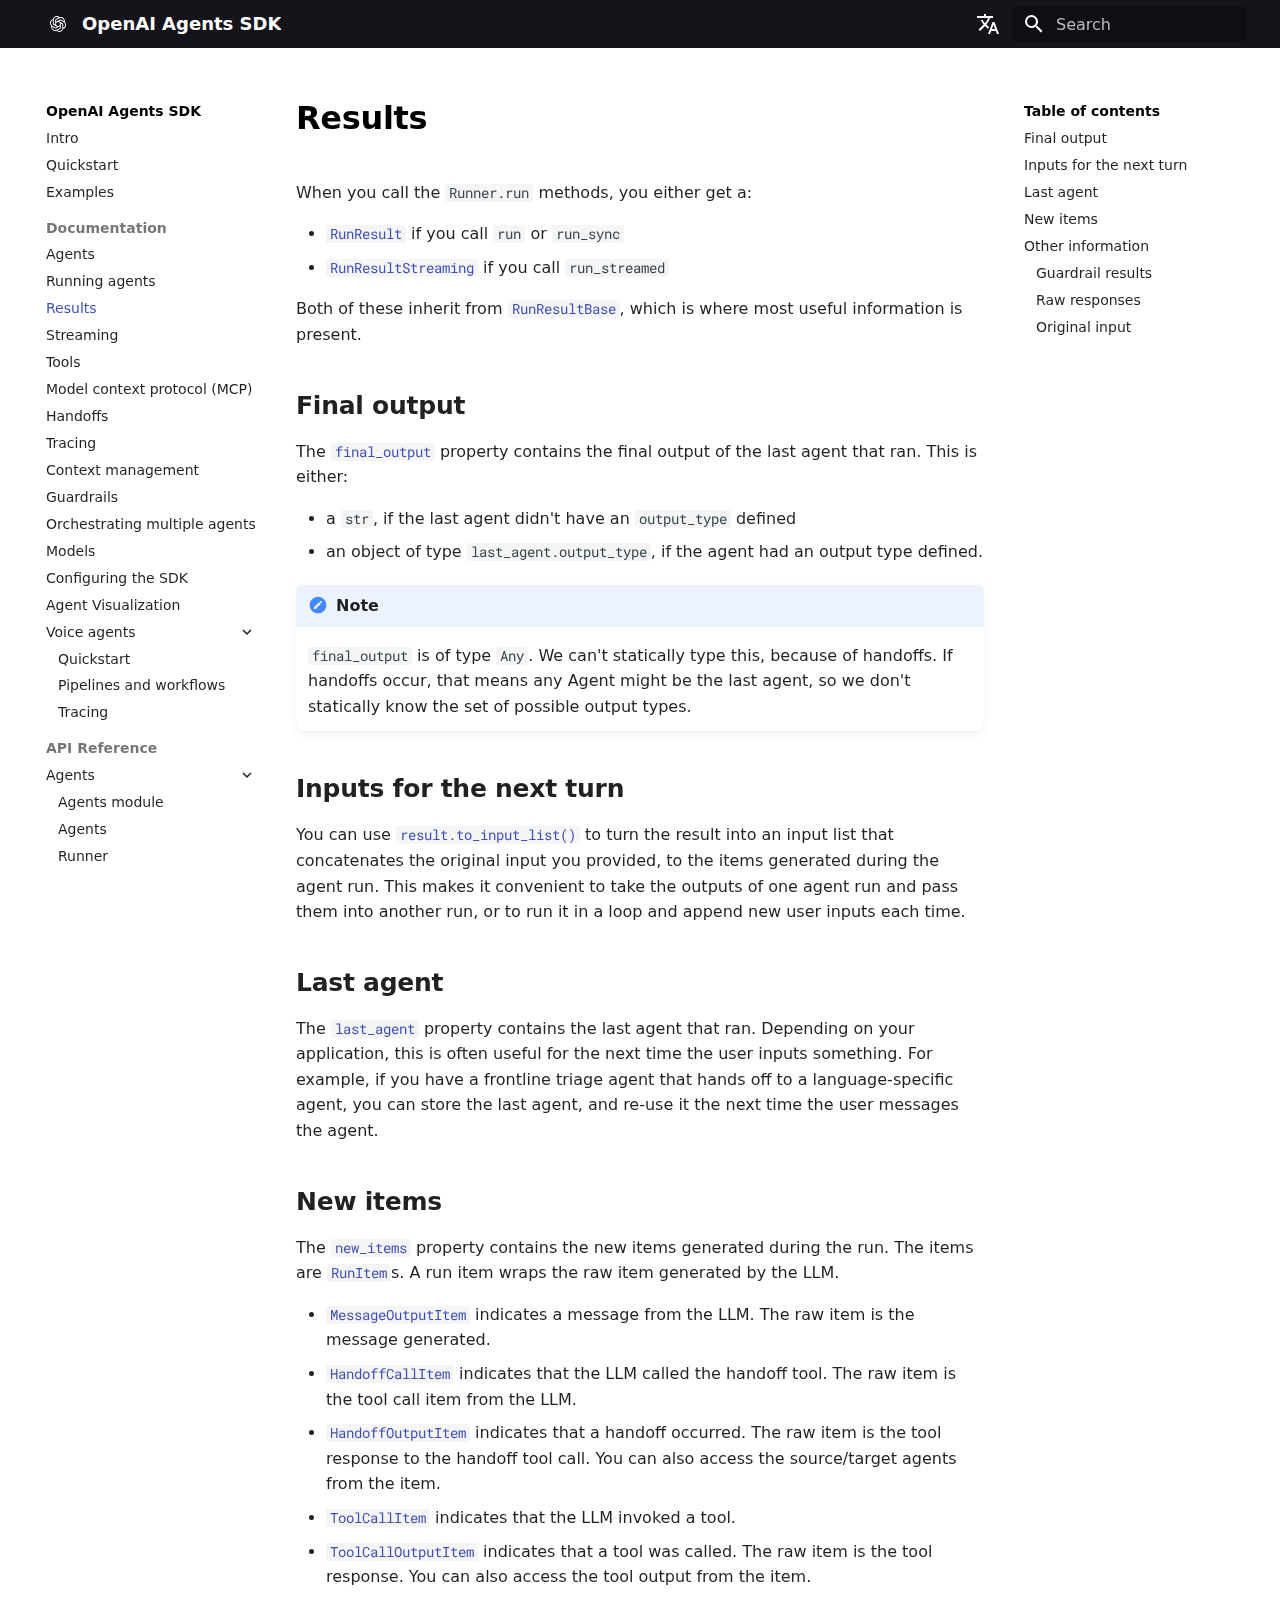
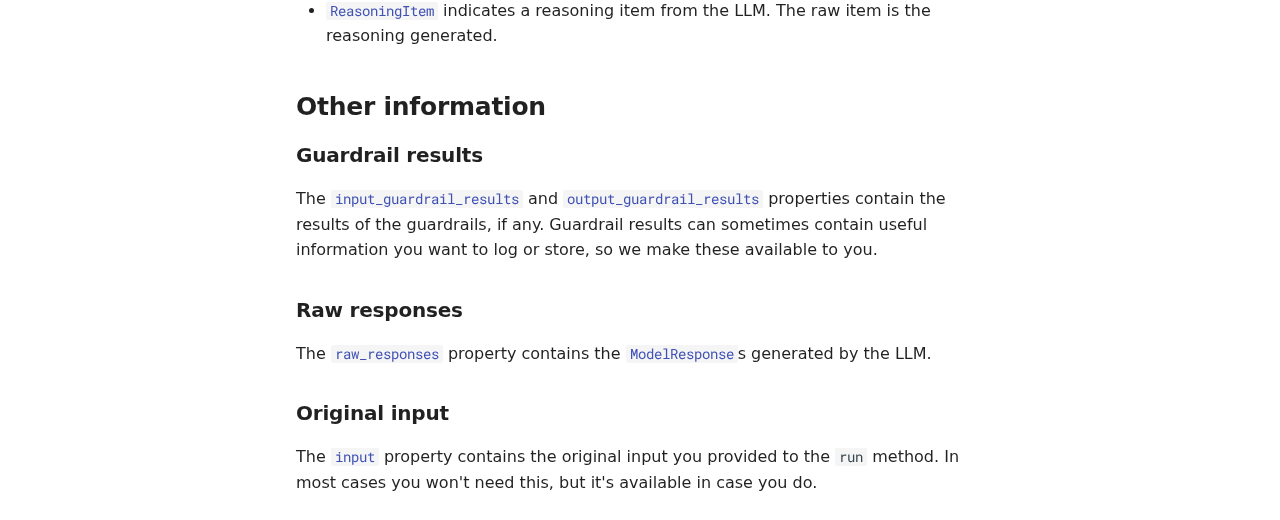
<file: results/index.html>
<!doctype html>
<html lang="en" class="no-js">
  <head>
    
      <meta charset="utf-8">
      <meta name="viewport" content="width=device-width,initial-scale=1">
      
      
      
      
        <link rel="prev" href="../running_agents/">
      
      
        <link rel="next" href="../streaming/">
      
      
      <link rel="icon" href="../images/favicon-platform.svg">
      <meta name="generator" content="mkdocs-1.6.1, mkdocs-material-9.6.9">
    
    
      
        <title>Results - OpenAI Agents SDK</title>
      
    
    
      <link rel="stylesheet" href="../assets/stylesheets/main.4af4bdda.min.css">
      
        
        <link rel="stylesheet" href="../assets/stylesheets/palette.06af60db.min.css">
      
      


    
    
      
    
    
      
        
        
        <link rel="preconnect" href="https://fonts.gstatic.com" crossorigin>
        <link rel="stylesheet" href="https://fonts.googleapis.com/css?family=Roboto:300,300i,400,400i,700,700i%7CRoboto+Mono:400,400i,700,700i&display=fallback">
        <style>:root{--md-text-font:"Roboto";--md-code-font:"Roboto Mono"}</style>
      
    
    
      <link rel="stylesheet" href="../assets/_mkdocstrings.css">
    
      <link rel="stylesheet" href="../stylesheets/extra.css">
    
    <script>__md_scope=new URL("..",location),__md_hash=e=>[...e].reduce(((e,_)=>(e<<5)-e+_.charCodeAt(0)),0),__md_get=(e,_=localStorage,t=__md_scope)=>JSON.parse(_.getItem(t.pathname+"."+e)),__md_set=(e,_,t=localStorage,a=__md_scope)=>{try{t.setItem(a.pathname+"."+e,JSON.stringify(_))}catch(e){}}</script>
    
      

    
    
    
  </head>
  
  
    
    
    
    
    
    <body dir="ltr" data-md-color-scheme="default" data-md-color-primary="black" data-md-color-accent="indigo">
  
    
    <input class="md-toggle" data-md-toggle="drawer" type="checkbox" id="__drawer" autocomplete="off">
    <input class="md-toggle" data-md-toggle="search" type="checkbox" id="__search" autocomplete="off">
    <label class="md-overlay" for="__drawer"></label>
    <div data-md-component="skip">
      
        
        <a href="#results" class="md-skip">
          Skip to content
        </a>
      
    </div>
    <div data-md-component="announce">
      
    </div>
    
    
      

  

<header class="md-header md-header--shadow" data-md-component="header">
  <nav class="md-header__inner md-grid" aria-label="Header">
    <a href=".." title="OpenAI Agents SDK" class="md-header__button md-logo" aria-label="OpenAI Agents SDK" data-md-component="logo">
      
  <img src="../assets/logo.svg" alt="logo">

    </a>
    <label class="md-header__button md-icon" for="__drawer">
      
      <svg xmlns="http://www.w3.org/2000/svg" viewBox="0 0 24 24"><path d="M3 6h18v2H3zm0 5h18v2H3zm0 5h18v2H3z"/></svg>
    </label>
    <div class="md-header__title" data-md-component="header-title">
      <div class="md-header__ellipsis">
        <div class="md-header__topic">
          <span class="md-ellipsis">
            OpenAI Agents SDK
          </span>
        </div>
        <div class="md-header__topic" data-md-component="header-topic">
          <span class="md-ellipsis">
            
              Results
            
          </span>
        </div>
      </div>
    </div>
    
      
    
    
    
      <div class="md-header__option">
  <div class="md-select">
    
    <button class="md-header__button md-icon" aria-label="Select language">
      <svg xmlns="http://www.w3.org/2000/svg" viewBox="0 0 24 24"><path d="m12.87 15.07-2.54-2.51.03-.03A17.5 17.5 0 0 0 14.07 6H17V4h-7V2H8v2H1v2h11.17C11.5 7.92 10.44 9.75 9 11.35 8.07 10.32 7.3 9.19 6.69 8h-2c.73 1.63 1.73 3.17 2.98 4.56l-5.09 5.02L4 19l5-5 3.11 3.11zM18.5 10h-2L12 22h2l1.12-3h4.75L21 22h2zm-2.62 7 1.62-4.33L19.12 17z"/></svg>
    </button>
    <div class="md-select__inner">
      <ul class="md-select__list">
        
          <li class="md-select__item">
            <a href="./" hreflang="en" class="md-select__link">
              English
            </a>
          </li>
        
          <li class="md-select__item">
            <a href="../ja/results/" hreflang="ja" class="md-select__link">
              日本語
            </a>
          </li>
        
      </ul>
    </div>
  </div>
</div>
    
    
      <label class="md-header__button md-icon" for="__search">
        
        <svg xmlns="http://www.w3.org/2000/svg" viewBox="0 0 24 24"><path d="M9.5 3A6.5 6.5 0 0 1 16 9.5c0 1.61-.59 3.09-1.56 4.23l.27.27h.79l5 5-1.5 1.5-5-5v-.79l-.27-.27A6.52 6.52 0 0 1 9.5 16 6.5 6.5 0 0 1 3 9.5 6.5 6.5 0 0 1 9.5 3m0 2C7 5 5 7 5 9.5S7 14 9.5 14 14 12 14 9.5 12 5 9.5 5"/></svg>
      </label>
      <div class="md-search" data-md-component="search" role="dialog">
  <label class="md-search__overlay" for="__search"></label>
  <div class="md-search__inner" role="search">
    <form class="md-search__form" name="search">
      <input type="text" class="md-search__input" name="query" aria-label="Search" placeholder="Search" autocapitalize="off" autocorrect="off" autocomplete="off" spellcheck="false" data-md-component="search-query" required>
      <label class="md-search__icon md-icon" for="__search">
        
        <svg xmlns="http://www.w3.org/2000/svg" viewBox="0 0 24 24"><path d="M9.5 3A6.5 6.5 0 0 1 16 9.5c0 1.61-.59 3.09-1.56 4.23l.27.27h.79l5 5-1.5 1.5-5-5v-.79l-.27-.27A6.52 6.52 0 0 1 9.5 16 6.5 6.5 0 0 1 3 9.5 6.5 6.5 0 0 1 9.5 3m0 2C7 5 5 7 5 9.5S7 14 9.5 14 14 12 14 9.5 12 5 9.5 5"/></svg>
        
        <svg xmlns="http://www.w3.org/2000/svg" viewBox="0 0 24 24"><path d="M20 11v2H8l5.5 5.5-1.42 1.42L4.16 12l7.92-7.92L13.5 5.5 8 11z"/></svg>
      </label>
      <nav class="md-search__options" aria-label="Search">
        
        <button type="reset" class="md-search__icon md-icon" title="Clear" aria-label="Clear" tabindex="-1">
          
          <svg xmlns="http://www.w3.org/2000/svg" viewBox="0 0 24 24"><path d="M19 6.41 17.59 5 12 10.59 6.41 5 5 6.41 10.59 12 5 17.59 6.41 19 12 13.41 17.59 19 19 17.59 13.41 12z"/></svg>
        </button>
      </nav>
      
    </form>
    <div class="md-search__output">
      <div class="md-search__scrollwrap" tabindex="0" data-md-scrollfix>
        <div class="md-search-result" data-md-component="search-result">
          <div class="md-search-result__meta">
            Initializing search
          </div>
          <ol class="md-search-result__list" role="presentation"></ol>
        </div>
      </div>
    </div>
  </div>
</div>
    
    
  </nav>
  
</header>
    
    <div class="md-container" data-md-component="container">
      
      
        
          
        
      
      <main class="md-main" data-md-component="main">
        <div class="md-main__inner md-grid">
          
            
              
              <div class="md-sidebar md-sidebar--primary" data-md-component="sidebar" data-md-type="navigation" >
                <div class="md-sidebar__scrollwrap">
                  <div class="md-sidebar__inner">
                    



<nav class="md-nav md-nav--primary" aria-label="Navigation" data-md-level="0">
  <label class="md-nav__title" for="__drawer">
    <a href=".." title="OpenAI Agents SDK" class="md-nav__button md-logo" aria-label="OpenAI Agents SDK" data-md-component="logo">
      
  <img src="../assets/logo.svg" alt="logo">

    </a>
    OpenAI Agents SDK
  </label>
  
  <ul class="md-nav__list" data-md-scrollfix>
    
      
      
  
  
  
  
    <li class="md-nav__item">
      <a href=".." class="md-nav__link">
        
  
  <span class="md-ellipsis">
    Intro
    
  </span>
  

      </a>
    </li>
  

    
      
      
  
  
  
  
    <li class="md-nav__item">
      <a href="../quickstart/" class="md-nav__link">
        
  
  <span class="md-ellipsis">
    Quickstart
    
  </span>
  

      </a>
    </li>
  

    
      
      
  
  
  
  
    <li class="md-nav__item">
      <a href="../examples/" class="md-nav__link">
        
  
  <span class="md-ellipsis">
    Examples
    
  </span>
  

      </a>
    </li>
  

    
      
      
  
  
    
  
  
  
    
    
    
      
        
        
      
    
    
    <li class="md-nav__item md-nav__item--active md-nav__item--section md-nav__item--nested">
      
        
        
        <input class="md-nav__toggle md-toggle " type="checkbox" id="__nav_4" checked>
        
          
          <label class="md-nav__link" for="__nav_4" id="__nav_4_label" tabindex="">
            
  
  <span class="md-ellipsis">
    Documentation
    
  </span>
  

            <span class="md-nav__icon md-icon"></span>
          </label>
        
        <nav class="md-nav" data-md-level="1" aria-labelledby="__nav_4_label" aria-expanded="true">
          <label class="md-nav__title" for="__nav_4">
            <span class="md-nav__icon md-icon"></span>
            Documentation
          </label>
          <ul class="md-nav__list" data-md-scrollfix>
            
              
                
  
  
  
  
    <li class="md-nav__item">
      <a href="../agents/" class="md-nav__link">
        
  
  <span class="md-ellipsis">
    Agents
    
  </span>
  

      </a>
    </li>
  

              
            
              
                
  
  
  
  
    <li class="md-nav__item">
      <a href="../running_agents/" class="md-nav__link">
        
  
  <span class="md-ellipsis">
    Running agents
    
  </span>
  

      </a>
    </li>
  

              
            
              
                
  
  
    
  
  
  
    <li class="md-nav__item md-nav__item--active">
      
      <input class="md-nav__toggle md-toggle" type="checkbox" id="__toc">
      
      
        
      
      
        <label class="md-nav__link md-nav__link--active" for="__toc">
          
  
  <span class="md-ellipsis">
    Results
    
  </span>
  

          <span class="md-nav__icon md-icon"></span>
        </label>
      
      <a href="./" class="md-nav__link md-nav__link--active">
        
  
  <span class="md-ellipsis">
    Results
    
  </span>
  

      </a>
      
        

<nav class="md-nav md-nav--secondary" aria-label="Table of contents">
  
  
  
    
  
  
    <label class="md-nav__title" for="__toc">
      <span class="md-nav__icon md-icon"></span>
      Table of contents
    </label>
    <ul class="md-nav__list" data-md-component="toc" data-md-scrollfix>
      
        <li class="md-nav__item">
  <a href="#final-output" class="md-nav__link">
    <span class="md-ellipsis">
      Final output
    </span>
  </a>
  
</li>
      
        <li class="md-nav__item">
  <a href="#inputs-for-the-next-turn" class="md-nav__link">
    <span class="md-ellipsis">
      Inputs for the next turn
    </span>
  </a>
  
</li>
      
        <li class="md-nav__item">
  <a href="#last-agent" class="md-nav__link">
    <span class="md-ellipsis">
      Last agent
    </span>
  </a>
  
</li>
      
        <li class="md-nav__item">
  <a href="#new-items" class="md-nav__link">
    <span class="md-ellipsis">
      New items
    </span>
  </a>
  
</li>
      
        <li class="md-nav__item">
  <a href="#other-information" class="md-nav__link">
    <span class="md-ellipsis">
      Other information
    </span>
  </a>
  
    <nav class="md-nav" aria-label="Other information">
      <ul class="md-nav__list">
        
          <li class="md-nav__item">
  <a href="#guardrail-results" class="md-nav__link">
    <span class="md-ellipsis">
      Guardrail results
    </span>
  </a>
  
</li>
        
          <li class="md-nav__item">
  <a href="#raw-responses" class="md-nav__link">
    <span class="md-ellipsis">
      Raw responses
    </span>
  </a>
  
</li>
        
          <li class="md-nav__item">
  <a href="#original-input" class="md-nav__link">
    <span class="md-ellipsis">
      Original input
    </span>
  </a>
  
</li>
        
      </ul>
    </nav>
  
</li>
      
    </ul>
  
</nav>
      
    </li>
  

              
            
              
                
  
  
  
  
    <li class="md-nav__item">
      <a href="../streaming/" class="md-nav__link">
        
  
  <span class="md-ellipsis">
    Streaming
    
  </span>
  

      </a>
    </li>
  

              
            
              
                
  
  
  
  
    <li class="md-nav__item">
      <a href="../tools/" class="md-nav__link">
        
  
  <span class="md-ellipsis">
    Tools
    
  </span>
  

      </a>
    </li>
  

              
            
              
                
  
  
  
  
    <li class="md-nav__item">
      <a href="../mcp/" class="md-nav__link">
        
  
  <span class="md-ellipsis">
    Model context protocol (MCP)
    
  </span>
  

      </a>
    </li>
  

              
            
              
                
  
  
  
  
    <li class="md-nav__item">
      <a href="../handoffs/" class="md-nav__link">
        
  
  <span class="md-ellipsis">
    Handoffs
    
  </span>
  

      </a>
    </li>
  

              
            
              
                
  
  
  
  
    <li class="md-nav__item">
      <a href="../tracing/" class="md-nav__link">
        
  
  <span class="md-ellipsis">
    Tracing
    
  </span>
  

      </a>
    </li>
  

              
            
              
                
  
  
  
  
    <li class="md-nav__item">
      <a href="../context/" class="md-nav__link">
        
  
  <span class="md-ellipsis">
    Context management
    
  </span>
  

      </a>
    </li>
  

              
            
              
                
  
  
  
  
    <li class="md-nav__item">
      <a href="../guardrails/" class="md-nav__link">
        
  
  <span class="md-ellipsis">
    Guardrails
    
  </span>
  

      </a>
    </li>
  

              
            
              
                
  
  
  
  
    <li class="md-nav__item">
      <a href="../multi_agent/" class="md-nav__link">
        
  
  <span class="md-ellipsis">
    Orchestrating multiple agents
    
  </span>
  

      </a>
    </li>
  

              
            
              
                
  
  
  
  
    <li class="md-nav__item">
      <a href="../models/" class="md-nav__link">
        
  
  <span class="md-ellipsis">
    Models
    
  </span>
  

      </a>
    </li>
  

              
            
              
                
  
  
  
  
    <li class="md-nav__item">
      <a href="../config/" class="md-nav__link">
        
  
  <span class="md-ellipsis">
    Configuring the SDK
    
  </span>
  

      </a>
    </li>
  

              
            
              
                
  
  
  
  
    <li class="md-nav__item">
      <a href="../visualization/" class="md-nav__link">
        
  
  <span class="md-ellipsis">
    Agent Visualization
    
  </span>
  

      </a>
    </li>
  

              
            
              
                
  
  
  
  
    
    
    
      
    
    
    <li class="md-nav__item md-nav__item--nested">
      
        
        
          
        
        <input class="md-nav__toggle md-toggle md-toggle--indeterminate" type="checkbox" id="__nav_4_15" >
        
          
          <label class="md-nav__link" for="__nav_4_15" id="__nav_4_15_label" tabindex="0">
            
  
  <span class="md-ellipsis">
    Voice agents
    
  </span>
  

            <span class="md-nav__icon md-icon"></span>
          </label>
        
        <nav class="md-nav" data-md-level="2" aria-labelledby="__nav_4_15_label" aria-expanded="false">
          <label class="md-nav__title" for="__nav_4_15">
            <span class="md-nav__icon md-icon"></span>
            Voice agents
          </label>
          <ul class="md-nav__list" data-md-scrollfix>
            
              
                
  
  
  
  
    <li class="md-nav__item">
      <a href="../voice/quickstart/" class="md-nav__link">
        
  
  <span class="md-ellipsis">
    Quickstart
    
  </span>
  

      </a>
    </li>
  

              
            
              
                
  
  
  
  
    <li class="md-nav__item">
      <a href="../voice/pipeline/" class="md-nav__link">
        
  
  <span class="md-ellipsis">
    Pipelines and workflows
    
  </span>
  

      </a>
    </li>
  

              
            
              
                
  
  
  
  
    <li class="md-nav__item">
      <a href="../voice/tracing/" class="md-nav__link">
        
  
  <span class="md-ellipsis">
    Tracing
    
  </span>
  

      </a>
    </li>
  

              
            
          </ul>
        </nav>
      
    </li>
  

              
            
          </ul>
        </nav>
      
    </li>
  

    
      
      
  
  
  
  
    
    
    
      
        
        
      
    
    
    <li class="md-nav__item md-nav__item--section md-nav__item--nested">
      
        
        
          
        
        <input class="md-nav__toggle md-toggle md-toggle--indeterminate" type="checkbox" id="__nav_5" >
        
          
          <label class="md-nav__link" for="__nav_5" id="__nav_5_label" tabindex="">
            
  
  <span class="md-ellipsis">
    API Reference
    
  </span>
  

            <span class="md-nav__icon md-icon"></span>
          </label>
        
        <nav class="md-nav" data-md-level="1" aria-labelledby="__nav_5_label" aria-expanded="false">
          <label class="md-nav__title" for="__nav_5">
            <span class="md-nav__icon md-icon"></span>
            API Reference
          </label>
          <ul class="md-nav__list" data-md-scrollfix>
            
              
                
  
  
  
  
    
    
    
      
    
    
    <li class="md-nav__item md-nav__item--nested">
      
        
        
          
        
        <input class="md-nav__toggle md-toggle md-toggle--indeterminate" type="checkbox" id="__nav_5_1" >
        
          
          <label class="md-nav__link" for="__nav_5_1" id="__nav_5_1_label" tabindex="0">
            
  
  <span class="md-ellipsis">
    Agents
    
  </span>
  

            <span class="md-nav__icon md-icon"></span>
          </label>
        
        <nav class="md-nav" data-md-level="2" aria-labelledby="__nav_5_1_label" aria-expanded="false">
          <label class="md-nav__title" for="__nav_5_1">
            <span class="md-nav__icon md-icon"></span>
            Agents
          </label>
          <ul class="md-nav__list" data-md-scrollfix>
            
              
                
  
  
  
  
    <li class="md-nav__item">
      <a href="../ref/" class="md-nav__link">
        
  
  <span class="md-ellipsis">
    Agents module
    
  </span>
  

      </a>
    </li>
  

              
            
              
                
  
  
  
  
    <li class="md-nav__item">
      <a href="../ref/agent/" class="md-nav__link">
        
  
  <span class="md-ellipsis">
    Agents
    
  </span>
  

      </a>
    </li>
  

              
            
              
                
  
  
  
  
    <li class="md-nav__item">
      <a href="../ref/run/" class="md-nav__link">
        
  
  <span class="md-ellipsis">
    Runner
    
  </span>
  

      </a>
    </li>
  

              
            
              
                
  
  
  
  
    <li class="md-nav__item">
      <a href="../ref/tool/" class="md-nav__link">
        
  
  <span class="md-ellipsis">
    Tools
    
  </span>
  

      </a>
    </li>
  

              
            
              
                
  
  
  
  
    <li class="md-nav__item">
      <a href="../ref/result/" class="md-nav__link">
        
  
  <span class="md-ellipsis">
    Results
    
  </span>
  

      </a>
    </li>
  

              
            
              
                
  
  
  
  
    <li class="md-nav__item">
      <a href="../ref/stream_events/" class="md-nav__link">
        
  
  <span class="md-ellipsis">
    Streaming events
    
  </span>
  

      </a>
    </li>
  

              
            
              
                
  
  
  
  
    <li class="md-nav__item">
      <a href="../ref/handoffs/" class="md-nav__link">
        
  
  <span class="md-ellipsis">
    Handoffs
    
  </span>
  

      </a>
    </li>
  

              
            
              
                
  
  
  
  
    <li class="md-nav__item">
      <a href="../ref/lifecycle/" class="md-nav__link">
        
  
  <span class="md-ellipsis">
    Lifecycle
    
  </span>
  

      </a>
    </li>
  

              
            
              
                
  
  
  
  
    <li class="md-nav__item">
      <a href="../ref/items/" class="md-nav__link">
        
  
  <span class="md-ellipsis">
    Items
    
  </span>
  

      </a>
    </li>
  

              
            
              
                
  
  
  
  
    <li class="md-nav__item">
      <a href="../ref/run_context/" class="md-nav__link">
        
  
  <span class="md-ellipsis">
    Run context
    
  </span>
  

      </a>
    </li>
  

              
            
              
                
  
  
  
  
    <li class="md-nav__item">
      <a href="../ref/usage/" class="md-nav__link">
        
  
  <span class="md-ellipsis">
    Usage
    
  </span>
  

      </a>
    </li>
  

              
            
              
                
  
  
  
  
    <li class="md-nav__item">
      <a href="../ref/exceptions/" class="md-nav__link">
        
  
  <span class="md-ellipsis">
    Exceptions
    
  </span>
  

      </a>
    </li>
  

              
            
              
                
  
  
  
  
    <li class="md-nav__item">
      <a href="../ref/guardrail/" class="md-nav__link">
        
  
  <span class="md-ellipsis">
    Guardrails
    
  </span>
  

      </a>
    </li>
  

              
            
              
                
  
  
  
  
    <li class="md-nav__item">
      <a href="../ref/model_settings/" class="md-nav__link">
        
  
  <span class="md-ellipsis">
    Model settings
    
  </span>
  

      </a>
    </li>
  

              
            
              
                
  
  
  
  
    <li class="md-nav__item">
      <a href="../ref/agent_output/" class="md-nav__link">
        
  
  <span class="md-ellipsis">
    Agent output
    
  </span>
  

      </a>
    </li>
  

              
            
              
                
  
  
  
  
    <li class="md-nav__item">
      <a href="../ref/function_schema/" class="md-nav__link">
        
  
  <span class="md-ellipsis">
    Function schema
    
  </span>
  

      </a>
    </li>
  

              
            
              
                
  
  
  
  
    <li class="md-nav__item">
      <a href="../ref/models/interface/" class="md-nav__link">
        
  
  <span class="md-ellipsis">
    Model interface
    
  </span>
  

      </a>
    </li>
  

              
            
              
                
  
  
  
  
    <li class="md-nav__item">
      <a href="../ref/models/openai_chatcompletions/" class="md-nav__link">
        
  
  <span class="md-ellipsis">
    OpenAI Chat Completions model
    
  </span>
  

      </a>
    </li>
  

              
            
              
                
  
  
  
  
    <li class="md-nav__item">
      <a href="../ref/models/openai_responses/" class="md-nav__link">
        
  
  <span class="md-ellipsis">
    OpenAI Responses model
    
  </span>
  

      </a>
    </li>
  

              
            
              
                
  
  
  
  
    <li class="md-nav__item">
      <a href="../ref/mcp/server/" class="md-nav__link">
        
  
  <span class="md-ellipsis">
    MCP Servers
    
  </span>
  

      </a>
    </li>
  

              
            
              
                
  
  
  
  
    <li class="md-nav__item">
      <a href="../ref/mcp/util/" class="md-nav__link">
        
  
  <span class="md-ellipsis">
    MCP Util
    
  </span>
  

      </a>
    </li>
  

              
            
          </ul>
        </nav>
      
    </li>
  

              
            
              
                
  
  
  
  
    
    
    
      
    
    
    <li class="md-nav__item md-nav__item--nested">
      
        
        
          
        
        <input class="md-nav__toggle md-toggle md-toggle--indeterminate" type="checkbox" id="__nav_5_2" >
        
          
          <label class="md-nav__link" for="__nav_5_2" id="__nav_5_2_label" tabindex="0">
            
  
  <span class="md-ellipsis">
    Tracing
    
  </span>
  

            <span class="md-nav__icon md-icon"></span>
          </label>
        
        <nav class="md-nav" data-md-level="2" aria-labelledby="__nav_5_2_label" aria-expanded="false">
          <label class="md-nav__title" for="__nav_5_2">
            <span class="md-nav__icon md-icon"></span>
            Tracing
          </label>
          <ul class="md-nav__list" data-md-scrollfix>
            
              
                
  
  
  
  
    <li class="md-nav__item">
      <a href="../ref/tracing/" class="md-nav__link">
        
  
  <span class="md-ellipsis">
    Tracing module
    
  </span>
  

      </a>
    </li>
  

              
            
              
                
  
  
  
  
    <li class="md-nav__item">
      <a href="../ref/tracing/create/" class="md-nav__link">
        
  
  <span class="md-ellipsis">
    Creating traces/spans
    
  </span>
  

      </a>
    </li>
  

              
            
              
                
  
  
  
  
    <li class="md-nav__item">
      <a href="../ref/tracing/traces/" class="md-nav__link">
        
  
  <span class="md-ellipsis">
    Traces
    
  </span>
  

      </a>
    </li>
  

              
            
              
                
  
  
  
  
    <li class="md-nav__item">
      <a href="../ref/tracing/spans/" class="md-nav__link">
        
  
  <span class="md-ellipsis">
    Spans
    
  </span>
  

      </a>
    </li>
  

              
            
              
                
  
  
  
  
    <li class="md-nav__item">
      <a href="../ref/tracing/processor_interface/" class="md-nav__link">
        
  
  <span class="md-ellipsis">
    Processor interface
    
  </span>
  

      </a>
    </li>
  

              
            
              
                
  
  
  
  
    <li class="md-nav__item">
      <a href="../ref/tracing/processors/" class="md-nav__link">
        
  
  <span class="md-ellipsis">
    Processors
    
  </span>
  

      </a>
    </li>
  

              
            
              
                
  
  
  
  
    <li class="md-nav__item">
      <a href="../ref/tracing/scope/" class="md-nav__link">
        
  
  <span class="md-ellipsis">
    Scope
    
  </span>
  

      </a>
    </li>
  

              
            
              
                
  
  
  
  
    <li class="md-nav__item">
      <a href="../ref/tracing/setup/" class="md-nav__link">
        
  
  <span class="md-ellipsis">
    Setup
    
  </span>
  

      </a>
    </li>
  

              
            
              
                
  
  
  
  
    <li class="md-nav__item">
      <a href="../ref/tracing/span_data/" class="md-nav__link">
        
  
  <span class="md-ellipsis">
    Span data
    
  </span>
  

      </a>
    </li>
  

              
            
              
                
  
  
  
  
    <li class="md-nav__item">
      <a href="../ref/tracing/util/" class="md-nav__link">
        
  
  <span class="md-ellipsis">
    Util
    
  </span>
  

      </a>
    </li>
  

              
            
          </ul>
        </nav>
      
    </li>
  

              
            
              
                
  
  
  
  
    
    
    
      
    
    
    <li class="md-nav__item md-nav__item--nested">
      
        
        
          
        
        <input class="md-nav__toggle md-toggle md-toggle--indeterminate" type="checkbox" id="__nav_5_3" >
        
          
          <label class="md-nav__link" for="__nav_5_3" id="__nav_5_3_label" tabindex="0">
            
  
  <span class="md-ellipsis">
    Voice
    
  </span>
  

            <span class="md-nav__icon md-icon"></span>
          </label>
        
        <nav class="md-nav" data-md-level="2" aria-labelledby="__nav_5_3_label" aria-expanded="false">
          <label class="md-nav__title" for="__nav_5_3">
            <span class="md-nav__icon md-icon"></span>
            Voice
          </label>
          <ul class="md-nav__list" data-md-scrollfix>
            
              
                
  
  
  
  
    <li class="md-nav__item">
      <a href="../ref/voice/pipeline/" class="md-nav__link">
        
  
  <span class="md-ellipsis">
    Pipeline
    
  </span>
  

      </a>
    </li>
  

              
            
              
                
  
  
  
  
    <li class="md-nav__item">
      <a href="../ref/voice/workflow/" class="md-nav__link">
        
  
  <span class="md-ellipsis">
    Workflow
    
  </span>
  

      </a>
    </li>
  

              
            
              
                
  
  
  
  
    <li class="md-nav__item">
      <a href="../ref/voice/input/" class="md-nav__link">
        
  
  <span class="md-ellipsis">
    Input
    
  </span>
  

      </a>
    </li>
  

              
            
              
                
  
  
  
  
    <li class="md-nav__item">
      <a href="../ref/voice/result/" class="md-nav__link">
        
  
  <span class="md-ellipsis">
    Result
    
  </span>
  

      </a>
    </li>
  

              
            
              
                
  
  
  
  
    <li class="md-nav__item">
      <a href="../ref/voice/pipeline_config/" class="md-nav__link">
        
  
  <span class="md-ellipsis">
    Pipeline Config
    
  </span>
  

      </a>
    </li>
  

              
            
              
                
  
  
  
  
    <li class="md-nav__item">
      <a href="../ref/voice/events/" class="md-nav__link">
        
  
  <span class="md-ellipsis">
    Events
    
  </span>
  

      </a>
    </li>
  

              
            
              
                
  
  
  
  
    <li class="md-nav__item">
      <a href="../ref/voice/exceptions/" class="md-nav__link">
        
  
  <span class="md-ellipsis">
    Exceptions
    
  </span>
  

      </a>
    </li>
  

              
            
              
                
  
  
  
  
    <li class="md-nav__item">
      <a href="../ref/voice/model/" class="md-nav__link">
        
  
  <span class="md-ellipsis">
    Model
    
  </span>
  

      </a>
    </li>
  

              
            
              
                
  
  
  
  
    <li class="md-nav__item">
      <a href="../ref/voice/utils/" class="md-nav__link">
        
  
  <span class="md-ellipsis">
    Utils
    
  </span>
  

      </a>
    </li>
  

              
            
              
                
  
  
  
  
    <li class="md-nav__item">
      <a href="../ref/voice/models/openai_provider/" class="md-nav__link">
        
  
  <span class="md-ellipsis">
    OpenAIVoiceModelProvider
    
  </span>
  

      </a>
    </li>
  

              
            
              
                
  
  
  
  
    <li class="md-nav__item">
      <a href="../ref/voice/models/openai_stt/" class="md-nav__link">
        
  
  <span class="md-ellipsis">
    OpenAI STT
    
  </span>
  

      </a>
    </li>
  

              
            
              
                
  
  
  
  
    <li class="md-nav__item">
      <a href="../ref/voice/models/openai_tts/" class="md-nav__link">
        
  
  <span class="md-ellipsis">
    OpenAI TTS
    
  </span>
  

      </a>
    </li>
  

              
            
          </ul>
        </nav>
      
    </li>
  

              
            
              
                
  
  
  
  
    
    
    
      
    
    
    <li class="md-nav__item md-nav__item--nested">
      
        
        
          
        
        <input class="md-nav__toggle md-toggle md-toggle--indeterminate" type="checkbox" id="__nav_5_4" >
        
          
          <label class="md-nav__link" for="__nav_5_4" id="__nav_5_4_label" tabindex="0">
            
  
  <span class="md-ellipsis">
    Extensions
    
  </span>
  

            <span class="md-nav__icon md-icon"></span>
          </label>
        
        <nav class="md-nav" data-md-level="2" aria-labelledby="__nav_5_4_label" aria-expanded="false">
          <label class="md-nav__title" for="__nav_5_4">
            <span class="md-nav__icon md-icon"></span>
            Extensions
          </label>
          <ul class="md-nav__list" data-md-scrollfix>
            
              
                
  
  
  
  
    <li class="md-nav__item">
      <a href="../ref/extensions/handoff_filters/" class="md-nav__link">
        
  
  <span class="md-ellipsis">
    Handoff filters
    
  </span>
  

      </a>
    </li>
  

              
            
              
                
  
  
  
  
    <li class="md-nav__item">
      <a href="../ref/extensions/handoff_prompt/" class="md-nav__link">
        
  
  <span class="md-ellipsis">
    Handoff prompt
    
  </span>
  

      </a>
    </li>
  

              
            
          </ul>
        </nav>
      
    </li>
  

              
            
          </ul>
        </nav>
      
    </li>
  

    
  </ul>
</nav>
                  </div>
                </div>
              </div>
            
            
              
              <div class="md-sidebar md-sidebar--secondary" data-md-component="sidebar" data-md-type="toc" >
                <div class="md-sidebar__scrollwrap">
                  <div class="md-sidebar__inner">
                    

<nav class="md-nav md-nav--secondary" aria-label="Table of contents">
  
  
  
    
  
  
    <label class="md-nav__title" for="__toc">
      <span class="md-nav__icon md-icon"></span>
      Table of contents
    </label>
    <ul class="md-nav__list" data-md-component="toc" data-md-scrollfix>
      
        <li class="md-nav__item">
  <a href="#final-output" class="md-nav__link">
    <span class="md-ellipsis">
      Final output
    </span>
  </a>
  
</li>
      
        <li class="md-nav__item">
  <a href="#inputs-for-the-next-turn" class="md-nav__link">
    <span class="md-ellipsis">
      Inputs for the next turn
    </span>
  </a>
  
</li>
      
        <li class="md-nav__item">
  <a href="#last-agent" class="md-nav__link">
    <span class="md-ellipsis">
      Last agent
    </span>
  </a>
  
</li>
      
        <li class="md-nav__item">
  <a href="#new-items" class="md-nav__link">
    <span class="md-ellipsis">
      New items
    </span>
  </a>
  
</li>
      
        <li class="md-nav__item">
  <a href="#other-information" class="md-nav__link">
    <span class="md-ellipsis">
      Other information
    </span>
  </a>
  
    <nav class="md-nav" aria-label="Other information">
      <ul class="md-nav__list">
        
          <li class="md-nav__item">
  <a href="#guardrail-results" class="md-nav__link">
    <span class="md-ellipsis">
      Guardrail results
    </span>
  </a>
  
</li>
        
          <li class="md-nav__item">
  <a href="#raw-responses" class="md-nav__link">
    <span class="md-ellipsis">
      Raw responses
    </span>
  </a>
  
</li>
        
          <li class="md-nav__item">
  <a href="#original-input" class="md-nav__link">
    <span class="md-ellipsis">
      Original input
    </span>
  </a>
  
</li>
        
      </ul>
    </nav>
  
</li>
      
    </ul>
  
</nav>
                  </div>
                </div>
              </div>
            
          
          
            <div class="md-content" data-md-component="content">
              <article class="md-content__inner md-typeset">
                
                  



<h1 id="results">Results</h1>
<p>When you call the <code>Runner.run</code> methods, you either get a:</p>
<ul>
<li><a class="autorefs autorefs-internal" title="RunResult


  
      dataclass
  " href="../ref/result/#agents.result.RunResult"><code>RunResult</code></a> if you call <code>run</code> or <code>run_sync</code></li>
<li><a class="autorefs autorefs-internal" title="RunResultStreaming


  
      dataclass
  " href="../ref/result/#agents.result.RunResultStreaming"><code>RunResultStreaming</code></a> if you call <code>run_streamed</code></li>
</ul>
<p>Both of these inherit from <a class="autorefs autorefs-internal" title="RunResultBase


  
      dataclass
  " href="../ref/result/#agents.result.RunResultBase"><code>RunResultBase</code></a>, which is where most useful information is present.</p>
<h2 id="final-output">Final output</h2>
<p>The <a class="autorefs autorefs-internal" title="final_output


  
      instance-attribute
  " href="../ref/result/#agents.result.RunResultBase.final_output"><code>final_output</code></a> property contains the final output of the last agent that ran. This is either:</p>
<ul>
<li>a <code>str</code>, if the last agent didn't have an <code>output_type</code> defined</li>
<li>an object of type <code>last_agent.output_type</code>, if the agent had an output type defined.</li>
</ul>
<div class="admonition note">
<p class="admonition-title">Note</p>
<p><code>final_output</code> is of type <code>Any</code>. We can't statically type this, because of handoffs. If handoffs occur, that means any Agent might be the last agent, so we don't statically know the set of possible output types.</p>
</div>
<h2 id="inputs-for-the-next-turn">Inputs for the next turn</h2>
<p>You can use <a class="autorefs autorefs-internal" title="to_input_list" href="../ref/result/#agents.result.RunResultBase.to_input_list"><code>result.to_input_list()</code></a> to turn the result into an input list that concatenates the original input you provided, to the items generated during the agent run. This makes it convenient to take the outputs of one agent run and pass them into another run, or to run it in a loop and append new user inputs each time.</p>
<h2 id="last-agent">Last agent</h2>
<p>The <a class="autorefs autorefs-internal" title="last_agent


  
      abstractmethod
      property
  " href="../ref/result/#agents.result.RunResultBase.last_agent"><code>last_agent</code></a> property contains the last agent that ran. Depending on your application, this is often useful for the next time the user inputs something. For example, if you have a frontline triage agent that hands off to a language-specific agent, you can store the last agent, and re-use it the next time the user messages the agent.</p>
<h2 id="new-items">New items</h2>
<p>The <a class="autorefs autorefs-internal" title="new_items


  
      instance-attribute
  " href="../ref/result/#agents.result.RunResultBase.new_items"><code>new_items</code></a> property contains the new items generated during the run. The items are <a class="autorefs autorefs-internal" title="RunItem


  
      module-attribute
  " href="../ref/items/#agents.items.RunItem"><code>RunItem</code></a>s. A run item wraps the raw item generated by the LLM.</p>
<ul>
<li><a class="autorefs autorefs-internal" title="MessageOutputItem


  
      dataclass
  " href="../ref/items/#agents.items.MessageOutputItem"><code>MessageOutputItem</code></a> indicates a message from the LLM. The raw item is the message generated.</li>
<li><a class="autorefs autorefs-internal" title="HandoffCallItem


  
      dataclass
  " href="../ref/items/#agents.items.HandoffCallItem"><code>HandoffCallItem</code></a> indicates that the LLM called the handoff tool. The raw item is the tool call item from the LLM.</li>
<li><a class="autorefs autorefs-internal" title="HandoffOutputItem


  
      dataclass
  " href="../ref/items/#agents.items.HandoffOutputItem"><code>HandoffOutputItem</code></a> indicates that a handoff occurred. The raw item is the tool response to the handoff tool call. You can also access the source/target agents from the item.</li>
<li><a class="autorefs autorefs-internal" title="ToolCallItem


  
      dataclass
  " href="../ref/items/#agents.items.ToolCallItem"><code>ToolCallItem</code></a> indicates that the LLM invoked a tool.</li>
<li><a class="autorefs autorefs-internal" title="ToolCallOutputItem


  
      dataclass
  " href="../ref/items/#agents.items.ToolCallOutputItem"><code>ToolCallOutputItem</code></a> indicates that a tool was called. The raw item is the tool response. You can also access the tool output from the item.</li>
<li><a class="autorefs autorefs-internal" title="ReasoningItem


  
      dataclass
  " href="../ref/items/#agents.items.ReasoningItem"><code>ReasoningItem</code></a> indicates a reasoning item from the LLM. The raw item is the reasoning generated.</li>
</ul>
<h2 id="other-information">Other information</h2>
<h3 id="guardrail-results">Guardrail results</h3>
<p>The <a class="autorefs autorefs-internal" title="input_guardrail_results


  
      instance-attribute
  " href="../ref/result/#agents.result.RunResultBase.input_guardrail_results"><code>input_guardrail_results</code></a> and <a class="autorefs autorefs-internal" title="output_guardrail_results


  
      instance-attribute
  " href="../ref/result/#agents.result.RunResultBase.output_guardrail_results"><code>output_guardrail_results</code></a> properties contain the results of the guardrails, if any. Guardrail results can sometimes contain useful information you want to log or store, so we make these available to you.</p>
<h3 id="raw-responses">Raw responses</h3>
<p>The <a class="autorefs autorefs-internal" title="raw_responses


  
      instance-attribute
  " href="../ref/result/#agents.result.RunResultBase.raw_responses"><code>raw_responses</code></a> property contains the <a class="autorefs autorefs-internal" title="ModelResponse


  
      dataclass
  " href="../ref/items/#agents.items.ModelResponse"><code>ModelResponse</code></a>s generated by the LLM.</p>
<h3 id="original-input">Original input</h3>
<p>The <a class="autorefs autorefs-internal" title="input


  
      instance-attribute
  " href="../ref/result/#agents.result.RunResultBase.input"><code>input</code></a> property contains the original input you provided to the <code>run</code> method. In most cases you won't need this, but it's available in case you do.</p>












                
              </article>
            </div>
          
          
<script>var target=document.getElementById(location.hash.slice(1));target&&target.name&&(target.checked=target.name.startsWith("__tabbed_"))</script>
        </div>
        
      </main>
      
        <footer class="md-footer">
  
  <div class="md-footer-meta md-typeset">
    <div class="md-footer-meta__inner md-grid">
      <div class="md-copyright">
  
  
</div>
      
    </div>
  </div>
</footer>
      
    </div>
    <div class="md-dialog" data-md-component="dialog">
      <div class="md-dialog__inner md-typeset"></div>
    </div>
    
    
    <script id="__config" type="application/json">{"base": "..", "features": ["content.code.copy", "content.code.select", "navigation.path", "navigation.sections", "navigation.expand", "content.code.annotate"], "search": "../assets/javascripts/workers/search.f8cc74c7.min.js", "translations": {"clipboard.copied": "Copied to clipboard", "clipboard.copy": "Copy to clipboard", "search.result.more.one": "1 more on this page", "search.result.more.other": "# more on this page", "search.result.none": "No matching documents", "search.result.one": "1 matching document", "search.result.other": "# matching documents", "search.result.placeholder": "Type to start searching", "search.result.term.missing": "Missing", "select.version": "Select version"}}</script>
    
    
      <script src="../assets/javascripts/bundle.c8b220af.min.js"></script>
      
    
  </body>
</html>
</file>
<file: assets/_mkdocstrings.css>
/* Avoid breaking parameter names, etc. in table cells. */
.doc-contents td code {
  word-break: normal !important;
}

/* No line break before first paragraph of descriptions. */
.doc-md-description,
.doc-md-description>p:first-child {
  display: inline;
}

/* Max width for docstring sections tables. */
.doc .md-typeset__table,
.doc .md-typeset__table table {
  display: table !important;
  width: 100%;
}

.doc .md-typeset__table tr {
  display: table-row;
}

/* Defaults in Spacy table style. */
.doc-param-default {
  float: right;
}

/* Parameter headings must be inline, not blocks. */
.doc-heading-parameter {
  display: inline;
}

/* Prefer space on the right, not the left of parameter permalinks. */
.doc-heading-parameter .headerlink {
  margin-left: 0 !important;
  margin-right: 0.2rem;
}

/* Backward-compatibility: docstring section titles in bold. */
.doc-section-title {
  font-weight: bold;
}

/* Backlinks crumb separator. */
.doc-backlink-crumb {
  display: inline-flex;
  gap: .2rem;
  white-space: nowrap;
  align-items: center;
  vertical-align: middle;
}
.doc-backlink-crumb:not(:first-child)::before {
  background-color: var(--md-default-fg-color--lighter);
  content: "";
  display: inline;
  height: 1rem;
  --md-path-icon: url('data:image/svg+xml;charset=utf-8,<svg xmlns="http://www.w3.org/2000/svg" viewBox="0 0 24 24"><path d="M8.59 16.58 13.17 12 8.59 7.41 10 6l6 6-6 6z"/></svg>');
  -webkit-mask-image: var(--md-path-icon);
  mask-image: var(--md-path-icon);
  width: 1rem;
}
.doc-backlink-crumb.last {
  font-weight: bold;
}

/* Symbols in Navigation and ToC. */
:root, :host,
[data-md-color-scheme="default"] {
  --doc-symbol-parameter-fg-color: #df50af;
  --doc-symbol-attribute-fg-color: #953800;
  --doc-symbol-function-fg-color: #8250df;
  --doc-symbol-method-fg-color: #8250df;
  --doc-symbol-class-fg-color: #0550ae;
  --doc-symbol-module-fg-color: #5cad0f;

  --doc-symbol-parameter-bg-color: #df50af1a;
  --doc-symbol-attribute-bg-color: #9538001a;
  --doc-symbol-function-bg-color: #8250df1a;
  --doc-symbol-method-bg-color: #8250df1a;
  --doc-symbol-class-bg-color: #0550ae1a;
  --doc-symbol-module-bg-color: #5cad0f1a;
}

[data-md-color-scheme="slate"] {
  --doc-symbol-parameter-fg-color: #ffa8cc;
  --doc-symbol-attribute-fg-color: #ffa657;
  --doc-symbol-function-fg-color: #d2a8ff;
  --doc-symbol-method-fg-color: #d2a8ff;
  --doc-symbol-class-fg-color: #79c0ff;
  --doc-symbol-module-fg-color: #baff79;

  --doc-symbol-parameter-bg-color: #ffa8cc1a;
  --doc-symbol-attribute-bg-color: #ffa6571a;
  --doc-symbol-function-bg-color: #d2a8ff1a;
  --doc-symbol-method-bg-color: #d2a8ff1a;
  --doc-symbol-class-bg-color: #79c0ff1a;
  --doc-symbol-module-bg-color: #baff791a;
}

code.doc-symbol {
  border-radius: .1rem;
  font-size: .85em;
  padding: 0 .3em;
  font-weight: bold;
}

code.doc-symbol-parameter,
a code.doc-symbol-parameter {
  color: var(--doc-symbol-parameter-fg-color);
  background-color: var(--doc-symbol-parameter-bg-color);
}

code.doc-symbol-parameter::after {
  content: "param";
}

code.doc-symbol-attribute,
a code.doc-symbol-attribute {
  color: var(--doc-symbol-attribute-fg-color);
  background-color: var(--doc-symbol-attribute-bg-color);
}

code.doc-symbol-attribute::after {
  content: "attr";
}

code.doc-symbol-function,
a code.doc-symbol-function {
  color: var(--doc-symbol-function-fg-color);
  background-color: var(--doc-symbol-function-bg-color);
}

code.doc-symbol-function::after {
  content: "func";
}

code.doc-symbol-method,
a code.doc-symbol-method {
  color: var(--doc-symbol-method-fg-color);
  background-color: var(--doc-symbol-method-bg-color);
}

code.doc-symbol-method::after {
  content: "meth";
}

code.doc-symbol-class,
a code.doc-symbol-class {
  color: var(--doc-symbol-class-fg-color);
  background-color: var(--doc-symbol-class-bg-color);
}

code.doc-symbol-class::after {
  content: "class";
}

code.doc-symbol-module,
a code.doc-symbol-module {
  color: var(--doc-symbol-module-fg-color);
  background-color: var(--doc-symbol-module-bg-color);
}

code.doc-symbol-module::after {
  content: "mod";
}

.doc-signature .autorefs {
  color: inherit;
  border-bottom: 1px dotted currentcolor;
}
</file>
<file: stylesheets/extra.css>
@font-face {
    font-display: swap;
    font-family: "OpenAI Sans";
    font-style: normal;
    font-weight: 400;
    src: url("https://cdn.openai.com/common/fonts/openai-sans/OpenAISans-Regular.woff2")
        format("woff2");
}

@font-face {
    font-display: swap;
    font-family: "OpenAI Sans";
    font-style: italic;
    font-weight: 400;
    src: url("https://cdn.openai.com/common/fonts/openai-sans/OpenAISans-RegularItalic.woff2")
        format("woff2");
}

@font-face {
    font-display: swap;
    font-family: "OpenAI Sans";
    font-style: normal;
    font-weight: 500;
    src: url("https://cdn.openai.com/common/fonts/openai-sans/OpenAISans-Medium.woff2")
        format("woff2");
}

@font-face {
    font-display: swap;
    font-family: "OpenAI Sans";
    font-style: italic;
    font-weight: 500;
    src: url("https://cdn.openai.com/common/fonts/openai-sans/OpenAISans-MediumItalic.woff2")
        format("woff2");
}

@font-face {
    font-display: swap;
    font-family: "OpenAI Sans";
    font-style: normal;
    font-weight: 600;
    src: url("https://cdn.openai.com/common/fonts/openai-sans/OpenAISans-Semibold.woff2")
        format("woff2");
}

@font-face {
    font-display: swap;
    font-family: "OpenAI Sans";
    font-style: italic;
    font-weight: 600;
    src: url("https://cdn.openai.com/common/fonts/openai-sans/OpenAISans-SemiboldItalic.woff2")
        format("woff2");
}

@font-face {
    font-display: swap;
    font-family: "OpenAI Sans";
    font-style: normal;
    font-weight: 700;
    src: url("https://cdn.openai.com/common/fonts/openai-sans/OpenAISans-Bold.woff2")
        format("woff2");
}

@font-face {
    font-display: swap;
    font-family: "OpenAI Sans";
    font-style: italic;
    font-weight: 700;
    src: url("https://cdn.openai.com/common/fonts/openai-sans/OpenAISans-BoldItalic.woff2")
        format("woff2");
}

/* 
    Root variables that apply to all color schemes.
    Material for MkDocs automatically switches data-md-color-scheme
    between "default" (light) and "slate" (dark) when you use the toggles.
*/
:root {
    /* Font families */
    --md-text-font: "OpenAI Sans", -apple-system, system-ui, Helvetica, Arial,
        sans-serif;
    --md-typeface-heading: "OpenAI Sans", -apple-system, system-ui, Helvetica,
        Arial, sans-serif;

    /* Global color variables */
    --md-default-fg-color: #212121;
    --md-default-bg-color: #ffffff;
    --md-primary-fg-color: #000;
    --md-accent-fg-color: #000;

    /* Code block theming */
    --md-code-fg-color: red;
    --md-code-bg-color: #f5f5f5;

    /* Tables, blockquotes, etc. */
    --md-table-row-border-color: #e0e0e0;
    --md-admonition-bg-color: #f8f8f8;
    --md-admonition-title-fg-color: #373737;
    --md-default-fg-color--light: #000;

    --md-typeset-a-color: #000;
    --md-accent-fg-color: #000;

    --md-code-fg-color: #000;
}

/* Header styling */
.md-header {
    background-color: #000;
}

.md-header--shadow {
    box-shadow: none;
}

.md-content .md-typeset h1 {
    color: #000;
}

.md-typeset p,
.md-typeset li {
    font-size: 16px;
}

.md-typeset__table p {
    line-height: 1em;
}

.md-nav {
    font-size: 14px;
}
.md-nav__title {
    color: #000;
    font-weight: 600;
}

.md-typeset h1,
.md-typeset h2,
.md-typeset h3,
.md-typeset h4 {
    font-weight: 600;
}

.md-typeset h1 code {
    color: #000;
    padding: 0;
    background-color: transparent;
}
.md-footer {
    display: none;
}

.md-header__title {
    margin-left: 0 !important;
}

.md-typeset .admonition,
.md-typeset details {
    border: none;
    outline: none;
    border-radius: 8px;
    overflow: hidden;
}

.md-typeset pre > code {
    font-size: 14px;
}

.md-typeset__table code {
    font-size: 14px;
}

/* Custom link styling */
.md-content a {
    text-decoration: none;
}

.md-content a:hover {
    text-decoration: underline;
}

/* Code block styling */
.md-content .md-code__content {
    border-radius: 8px;
}

.md-clipboard.md-icon {
    color: #9e9e9e;
}

/* Reset scrollbar styling to browser default with high priority */
.md-sidebar__scrollwrap {
    scrollbar-color: auto !important;
}
</file>
<file: assets/stylesheets/main.4af4bdda.min.css>
@charset "UTF-8";html{-webkit-text-size-adjust:none;-moz-text-size-adjust:none;text-size-adjust:none;box-sizing:border-box}*,:after,:before{box-sizing:inherit}@media (prefers-reduced-motion){*,:after,:before{transition:none!important}}body{margin:0}a,button,input,label{-webkit-tap-highlight-color:transparent}a{color:inherit;text-decoration:none}hr{border:0;box-sizing:initial;display:block;height:.05rem;overflow:visible;padding:0}small{font-size:80%}sub,sup{line-height:1em}img{border-style:none}table{border-collapse:initial;border-spacing:0}td,th{font-weight:400;vertical-align:top}button{background:#0000;border:0;font-family:inherit;font-size:inherit;margin:0;padding:0}input{border:0;outline:none}:root{--md-primary-fg-color:#4051b5;--md-primary-fg-color--light:#5d6cc0;--md-primary-fg-color--dark:#303fa1;--md-primary-bg-color:#fff;--md-primary-bg-color--light:#ffffffb3;--md-accent-fg-color:#526cfe;--md-accent-fg-color--transparent:#526cfe1a;--md-accent-bg-color:#fff;--md-accent-bg-color--light:#ffffffb3}[data-md-color-scheme=default]{color-scheme:light}[data-md-color-scheme=default] img[src$="#gh-dark-mode-only"],[data-md-color-scheme=default] img[src$="#only-dark"]{display:none}:root,[data-md-color-scheme=default]{--md-hue:225deg;--md-default-fg-color:#000000de;--md-default-fg-color--light:#0000008a;--md-default-fg-color--lighter:#00000052;--md-default-fg-color--lightest:#00000012;--md-default-bg-color:#fff;--md-default-bg-color--light:#ffffffb3;--md-default-bg-color--lighter:#ffffff4d;--md-default-bg-color--lightest:#ffffff1f;--md-code-fg-color:#36464e;--md-code-bg-color:#f5f5f5;--md-code-hl-color:#4287ff;--md-code-hl-color--light:#4287ff1a;--md-code-hl-number-color:#d52a2a;--md-code-hl-special-color:#db1457;--md-code-hl-function-color:#a846b9;--md-code-hl-constant-color:#6e59d9;--md-code-hl-keyword-color:#3f6ec6;--md-code-hl-string-color:#1c7d4d;--md-code-hl-name-color:var(--md-code-fg-color);--md-code-hl-operator-color:var(--md-default-fg-color--light);--md-code-hl-punctuation-color:var(--md-default-fg-color--light);--md-code-hl-comment-color:var(--md-default-fg-color--light);--md-code-hl-generic-color:var(--md-default-fg-color--light);--md-code-hl-variable-color:var(--md-default-fg-color--light);--md-typeset-color:var(--md-default-fg-color);--md-typeset-a-color:var(--md-primary-fg-color);--md-typeset-del-color:#f5503d26;--md-typeset-ins-color:#0bd57026;--md-typeset-kbd-color:#fafafa;--md-typeset-kbd-accent-color:#fff;--md-typeset-kbd-border-color:#b8b8b8;--md-typeset-mark-color:#ffff0080;--md-typeset-table-color:#0000001f;--md-typeset-table-color--light:rgba(0,0,0,.035);--md-admonition-fg-color:var(--md-default-fg-color);--md-admonition-bg-color:var(--md-default-bg-color);--md-warning-fg-color:#000000de;--md-warning-bg-color:#ff9;--md-footer-fg-color:#fff;--md-footer-fg-color--light:#ffffffb3;--md-footer-fg-color--lighter:#ffffff73;--md-footer-bg-color:#000000de;--md-footer-bg-color--dark:#00000052;--md-shadow-z1:0 0.2rem 0.5rem #0000000d,0 0 0.05rem #0000001a;--md-shadow-z2:0 0.2rem 0.5rem #0000001a,0 0 0.05rem #00000040;--md-shadow-z3:0 0.2rem 0.5rem #0003,0 0 0.05rem #00000059}.md-icon svg{fill:currentcolor;display:block;height:1.2rem;width:1.2rem}body{-webkit-font-smoothing:antialiased;-moz-osx-font-smoothing:grayscale;--md-text-font-family:var(--md-text-font,_),-apple-system,BlinkMacSystemFont,Helvetica,Arial,sans-serif;--md-code-font-family:var(--md-code-font,_),SFMono-Regular,Consolas,Menlo,monospace}aside,body,input{font-feature-settings:"kern","liga";color:var(--md-typeset-color);font-family:var(--md-text-font-family)}code,kbd,pre{font-feature-settings:"kern";font-family:var(--md-code-font-family)}:root{--md-typeset-table-sort-icon:url('data:image/svg+xml;charset=utf-8,<svg xmlns="http://www.w3.org/2000/svg" viewBox="0 0 24 24"><path d="m18 21-4-4h3V7h-3l4-4 4 4h-3v10h3M2 19v-2h10v2M2 13v-2h7v2M2 7V5h4v2z"/></svg>');--md-typeset-table-sort-icon--asc:url('data:image/svg+xml;charset=utf-8,<svg xmlns="http://www.w3.org/2000/svg" viewBox="0 0 24 24"><path d="M19 17h3l-4 4-4-4h3V3h2M2 17h10v2H2M6 5v2H2V5m0 6h7v2H2z"/></svg>');--md-typeset-table-sort-icon--desc:url('data:image/svg+xml;charset=utf-8,<svg xmlns="http://www.w3.org/2000/svg" viewBox="0 0 24 24"><path d="M19 7h3l-4-4-4 4h3v14h2M2 17h10v2H2M6 5v2H2V5m0 6h7v2H2z"/></svg>')}.md-typeset{-webkit-print-color-adjust:exact;color-adjust:exact;font-size:.8rem;line-height:1.6;overflow-wrap:break-word}@media print{.md-typeset{font-size:.68rem}}.md-typeset blockquote,.md-typeset dl,.md-typeset figure,.md-typeset ol,.md-typeset pre,.md-typeset ul{margin-bottom:1em;margin-top:1em}.md-typeset h1{color:var(--md-default-fg-color--light);font-size:2em;line-height:1.3;margin:0 0 1.25em}.md-typeset h1,.md-typeset h2{font-weight:300;letter-spacing:-.01em}.md-typeset h2{font-size:1.5625em;line-height:1.4;margin:1.6em 0 .64em}.md-typeset h3{font-size:1.25em;font-weight:400;letter-spacing:-.01em;line-height:1.5;margin:1.6em 0 .8em}.md-typeset h2+h3{margin-top:.8em}.md-typeset h4{font-weight:700;letter-spacing:-.01em;margin:1em 0}.md-typeset h5,.md-typeset h6{color:var(--md-default-fg-color--light);font-size:.8em;font-weight:700;letter-spacing:-.01em;margin:1.25em 0}.md-typeset h5{text-transform:uppercase}.md-typeset h5 code{text-transform:none}.md-typeset hr{border-bottom:.05rem solid var(--md-default-fg-color--lightest);display:flow-root;margin:1.5em 0}.md-typeset a{color:var(--md-typeset-a-color);word-break:break-word}.md-typeset a,.md-typeset a:before{transition:color 125ms}.md-typeset a:focus,.md-typeset a:hover{color:var(--md-accent-fg-color)}.md-typeset a:focus code,.md-typeset a:hover code{background-color:var(--md-accent-fg-color--transparent)}.md-typeset a code{color:currentcolor;transition:background-color 125ms}.md-typeset a.focus-visible{outline-color:var(--md-accent-fg-color);outline-offset:.2rem}.md-typeset code,.md-typeset kbd,.md-typeset pre{color:var(--md-code-fg-color);direction:ltr;font-variant-ligatures:none}@media print{.md-typeset code,.md-typeset kbd,.md-typeset pre{white-space:pre-wrap}}.md-typeset code{background-color:var(--md-code-bg-color);border-radius:.1rem;-webkit-box-decoration-break:clone;box-decoration-break:clone;font-size:.85em;padding:0 .2941176471em;word-break:break-word}.md-typeset code:not(.focus-visible){-webkit-tap-highlight-color:transparent;outline:none}.md-typeset pre{display:flow-root;line-height:1.4;position:relative}.md-typeset pre>code{-webkit-box-decoration-break:slice;box-decoration-break:slice;box-shadow:none;display:block;margin:0;outline-color:var(--md-accent-fg-color);overflow:auto;padding:.7720588235em 1.1764705882em;scrollbar-color:var(--md-default-fg-color--lighter) #0000;scrollbar-width:thin;touch-action:auto;word-break:normal}.md-typeset pre>code:hover{scrollbar-color:var(--md-accent-fg-color) #0000}.md-typeset pre>code::-webkit-scrollbar{height:.2rem;width:.2rem}.md-typeset pre>code::-webkit-scrollbar-thumb{background-color:var(--md-default-fg-color--lighter)}.md-typeset pre>code::-webkit-scrollbar-thumb:hover{background-color:var(--md-accent-fg-color)}.md-typeset kbd{background-color:var(--md-typeset-kbd-color);border-radius:.1rem;box-shadow:0 .1rem 0 .05rem var(--md-typeset-kbd-border-color),0 .1rem 0 var(--md-typeset-kbd-border-color),0 -.1rem .2rem var(--md-typeset-kbd-accent-color) inset;color:var(--md-default-fg-color);display:inline-block;font-size:.75em;padding:0 .6666666667em;vertical-align:text-top;word-break:break-word}.md-typeset mark{background-color:var(--md-typeset-mark-color);-webkit-box-decoration-break:clone;box-decoration-break:clone;color:inherit;word-break:break-word}.md-typeset abbr{border-bottom:.05rem dotted var(--md-default-fg-color--light);cursor:help;text-decoration:none}.md-typeset small{opacity:.75}[dir=ltr] .md-typeset sub,[dir=ltr] .md-typeset sup{margin-left:.078125em}[dir=rtl] .md-typeset sub,[dir=rtl] .md-typeset sup{margin-right:.078125em}[dir=ltr] .md-typeset blockquote{padding-left:.6rem}[dir=rtl] .md-typeset blockquote{padding-right:.6rem}[dir=ltr] .md-typeset blockquote{border-left:.2rem solid var(--md-default-fg-color--lighter)}[dir=rtl] .md-typeset blockquote{border-right:.2rem solid var(--md-default-fg-color--lighter)}.md-typeset blockquote{color:var(--md-default-fg-color--light);margin-left:0;margin-right:0}.md-typeset ul{list-style-type:disc}.md-typeset ul[type]{list-style-type:revert-layer}[dir=ltr] .md-typeset ol,[dir=ltr] .md-typeset ul{margin-left:.625em}[dir=rtl] .md-typeset ol,[dir=rtl] .md-typeset ul{margin-right:.625em}.md-typeset ol,.md-typeset ul{padding:0}.md-typeset ol:not([hidden]),.md-typeset ul:not([hidden]){display:flow-root}.md-typeset ol ol,.md-typeset ul ol{list-style-type:lower-alpha}.md-typeset ol ol ol,.md-typeset ul ol ol{list-style-type:lower-roman}.md-typeset ol ol ol ol,.md-typeset ul ol ol ol{list-style-type:upper-alpha}.md-typeset ol ol ol ol ol,.md-typeset ul ol ol ol ol{list-style-type:upper-roman}.md-typeset ol[type],.md-typeset ul[type]{list-style-type:revert-layer}[dir=ltr] .md-typeset ol li,[dir=ltr] .md-typeset ul li{margin-left:1.25em}[dir=rtl] .md-typeset ol li,[dir=rtl] .md-typeset ul li{margin-right:1.25em}.md-typeset ol li,.md-typeset ul li{margin-bottom:.5em}.md-typeset ol li blockquote,.md-typeset ol li p,.md-typeset ul li blockquote,.md-typeset ul li p{margin:.5em 0}.md-typeset ol li:last-child,.md-typeset ul li:last-child{margin-bottom:0}[dir=ltr] .md-typeset ol li ol,[dir=ltr] .md-typeset ol li ul,[dir=ltr] .md-typeset ul li ol,[dir=ltr] .md-typeset ul li ul{margin-left:.625em}[dir=rtl] .md-typeset ol li ol,[dir=rtl] .md-typeset ol li ul,[dir=rtl] .md-typeset ul li ol,[dir=rtl] .md-typeset ul li ul{margin-right:.625em}.md-typeset ol li ol,.md-typeset ol li ul,.md-typeset ul li ol,.md-typeset ul li ul{margin-bottom:.5em;margin-top:.5em}[dir=ltr] .md-typeset dd{margin-left:1.875em}[dir=rtl] .md-typeset dd{margin-right:1.875em}.md-typeset dd{margin-bottom:1.5em;margin-top:1em}.md-typeset img,.md-typeset svg,.md-typeset video{height:auto;max-width:100%}.md-typeset img[align=left]{margin:1em 1em 1em 0}.md-typeset img[align=right]{margin:1em 0 1em 1em}.md-typeset img[align]:only-child{margin-top:0}.md-typeset figure{display:flow-root;margin:1em auto;max-width:100%;text-align:center;width:-moz-fit-content;width:fit-content}.md-typeset figure img{display:block;margin:0 auto}.md-typeset figcaption{font-style:italic;margin:1em auto;max-width:24rem}.md-typeset iframe{max-width:100%}.md-typeset table:not([class]){background-color:var(--md-default-bg-color);border:.05rem solid var(--md-typeset-table-color);border-radius:.1rem;display:inline-block;font-size:.64rem;max-width:100%;overflow:auto;touch-action:auto}@media print{.md-typeset table:not([class]){display:table}}.md-typeset table:not([class])+*{margin-top:1.5em}.md-typeset table:not([class]) td>:first-child,.md-typeset table:not([class]) th>:first-child{margin-top:0}.md-typeset table:not([class]) td>:last-child,.md-typeset table:not([class]) th>:last-child{margin-bottom:0}.md-typeset table:not([class]) td:not([align]),.md-typeset table:not([class]) th:not([align]){text-align:left}[dir=rtl] .md-typeset table:not([class]) td:not([align]),[dir=rtl] .md-typeset table:not([class]) th:not([align]){text-align:right}.md-typeset table:not([class]) th{font-weight:700;min-width:5rem;padding:.9375em 1.25em;vertical-align:top}.md-typeset table:not([class]) td{border-top:.05rem solid var(--md-typeset-table-color);padding:.9375em 1.25em;vertical-align:top}.md-typeset table:not([class]) tbody tr{transition:background-color 125ms}.md-typeset table:not([class]) tbody tr:hover{background-color:var(--md-typeset-table-color--light);box-shadow:0 .05rem 0 var(--md-default-bg-color) inset}.md-typeset table:not([class]) a{word-break:normal}.md-typeset table th[role=columnheader]{cursor:pointer}[dir=ltr] .md-typeset table th[role=columnheader]:after{margin-left:.5em}[dir=rtl] .md-typeset table th[role=columnheader]:after{margin-right:.5em}.md-typeset table th[role=columnheader]:after{content:"";display:inline-block;height:1.2em;-webkit-mask-image:var(--md-typeset-table-sort-icon);mask-image:var(--md-typeset-table-sort-icon);-webkit-mask-repeat:no-repeat;mask-repeat:no-repeat;-webkit-mask-size:contain;mask-size:contain;transition:background-color 125ms;vertical-align:text-bottom;width:1.2em}.md-typeset table th[role=columnheader]:hover:after{background-color:var(--md-default-fg-color--lighter)}.md-typeset table th[role=columnheader][aria-sort=ascending]:after{background-color:var(--md-default-fg-color--light);-webkit-mask-image:var(--md-typeset-table-sort-icon--asc);mask-image:var(--md-typeset-table-sort-icon--asc)}.md-typeset table th[role=columnheader][aria-sort=descending]:after{background-color:var(--md-default-fg-color--light);-webkit-mask-image:var(--md-typeset-table-sort-icon--desc);mask-image:var(--md-typeset-table-sort-icon--desc)}.md-typeset__scrollwrap{margin:1em -.8rem;overflow-x:auto;touch-action:auto}.md-typeset__table{display:inline-block;margin-bottom:.5em;padding:0 .8rem}@media print{.md-typeset__table{display:block}}html .md-typeset__table table{display:table;margin:0;overflow:hidden;width:100%}@media screen and (max-width:44.984375em){.md-content__inner>pre{margin:1em -.8rem}.md-content__inner>pre code{border-radius:0}}.md-typeset .md-author{border-radius:100%;display:block;flex-shrink:0;height:1.6rem;overflow:hidden;position:relative;transition:color 125ms,transform 125ms;width:1.6rem}.md-typeset .md-author img{display:block}.md-typeset .md-author--more{background:var(--md-default-fg-color--lightest);color:var(--md-default-fg-color--lighter);font-size:.6rem;font-weight:700;line-height:1.6rem;text-align:center}.md-typeset .md-author--long{height:2.4rem;width:2.4rem}.md-typeset a.md-author{transform:scale(1)}.md-typeset a.md-author img{border-radius:100%;filter:grayscale(100%) opacity(75%);transition:filter 125ms}.md-typeset a.md-author:focus,.md-typeset a.md-author:hover{transform:scale(1.1);z-index:1}.md-typeset a.md-author:focus img,.md-typeset a.md-author:hover img{filter:grayscale(0)}.md-banner{background-color:var(--md-footer-bg-color);color:var(--md-footer-fg-color);overflow:auto}@media print{.md-banner{display:none}}.md-banner--warning{background-color:var(--md-warning-bg-color);color:var(--md-warning-fg-color)}.md-banner__inner{font-size:.7rem;margin:.6rem auto;padding:0 .8rem}[dir=ltr] .md-banner__button{float:right}[dir=rtl] .md-banner__button{float:left}.md-banner__button{color:inherit;cursor:pointer;transition:opacity .25s}.no-js .md-banner__button{display:none}.md-banner__button:hover{opacity:.7}html{font-size:125%;height:100%;overflow-x:hidden}@media screen and (min-width:100em){html{font-size:137.5%}}@media screen and (min-width:125em){html{font-size:150%}}body{background-color:var(--md-default-bg-color);display:flex;flex-direction:column;font-size:.5rem;min-height:100%;position:relative;width:100%}@media print{body{display:block}}@media screen and (max-width:59.984375em){body[data-md-scrolllock]{position:fixed}}.md-grid{margin-left:auto;margin-right:auto;max-width:61rem}.md-container{display:flex;flex-direction:column;flex-grow:1}@media print{.md-container{display:block}}.md-main{flex-grow:1}.md-main__inner{display:flex;height:100%;margin-top:1.5rem}.md-ellipsis{overflow:hidden;text-overflow:ellipsis}.md-toggle{display:none}.md-option{height:0;opacity:0;position:absolute;width:0}.md-option:checked+label:not([hidden]){display:block}.md-option.focus-visible+label{outline-color:var(--md-accent-fg-color);outline-style:auto}.md-skip{background-color:var(--md-default-fg-color);border-radius:.1rem;color:var(--md-default-bg-color);font-size:.64rem;margin:.5rem;opacity:0;outline-color:var(--md-accent-fg-color);padding:.3rem .5rem;position:fixed;transform:translateY(.4rem);z-index:-1}.md-skip:focus{opacity:1;transform:translateY(0);transition:transform .25s cubic-bezier(.4,0,.2,1),opacity 175ms 75ms;z-index:10}@page{margin:25mm}:root{--md-clipboard-icon:url('data:image/svg+xml;charset=utf-8,<svg xmlns="http://www.w3.org/2000/svg" viewBox="0 0 24 24"><path d="M19 21H8V7h11m0-2H8a2 2 0 0 0-2 2v14a2 2 0 0 0 2 2h11a2 2 0 0 0 2-2V7a2 2 0 0 0-2-2m-3-4H4a2 2 0 0 0-2 2v14h2V3h12z"/></svg>')}.md-clipboard{border-radius:.1rem;color:var(--md-default-fg-color--lightest);cursor:pointer;height:1.5em;outline-color:var(--md-accent-fg-color);outline-offset:.1rem;position:absolute;right:.5em;top:.5em;transition:color .25s;width:1.5em;z-index:1}@media print{.md-clipboard{display:none}}.md-clipboard:not(.focus-visible){-webkit-tap-highlight-color:transparent;outline:none}:hover>.md-clipboard{color:var(--md-default-fg-color--light)}.md-clipboard:focus,.md-clipboard:hover{color:var(--md-accent-fg-color)}.md-clipboard:after{background-color:currentcolor;content:"";display:block;height:1.125em;margin:0 auto;-webkit-mask-image:var(--md-clipboard-icon);mask-image:var(--md-clipboard-icon);-webkit-mask-position:center;mask-position:center;-webkit-mask-repeat:no-repeat;mask-repeat:no-repeat;-webkit-mask-size:contain;mask-size:contain;width:1.125em}.md-clipboard--inline{cursor:pointer}.md-clipboard--inline code{transition:color .25s,background-color .25s}.md-clipboard--inline:focus code,.md-clipboard--inline:hover code{background-color:var(--md-accent-fg-color--transparent);color:var(--md-accent-fg-color)}.md-typeset .md-code__content{display:grid}@keyframes consent{0%{opacity:0;transform:translateY(100%)}to{opacity:1;transform:translateY(0)}}@keyframes overlay{0%{opacity:0}to{opacity:1}}.md-consent__overlay{animation:overlay .25s both;-webkit-backdrop-filter:blur(.1rem);backdrop-filter:blur(.1rem);background-color:#0000008a;height:100%;opacity:1;position:fixed;top:0;width:100%;z-index:5}.md-consent__inner{animation:consent .5s cubic-bezier(.1,.7,.1,1) both;background-color:var(--md-default-bg-color);border:0;border-radius:.1rem;bottom:0;box-shadow:0 0 .2rem #0000001a,0 .2rem .4rem #0003;max-height:100%;overflow:auto;padding:0;position:fixed;width:100%;z-index:5}.md-consent__form{padding:.8rem}.md-consent__settings{display:none;margin:1em 0}input:checked+.md-consent__settings{display:block}.md-consent__controls{margin-bottom:.8rem}.md-typeset .md-consent__controls .md-button{display:inline}@media screen and (max-width:44.984375em){.md-typeset .md-consent__controls .md-button{display:block;margin-top:.4rem;text-align:center;width:100%}}.md-consent label{cursor:pointer}.md-content{flex-grow:1;min-width:0}.md-content__inner{margin:0 .8rem 1.2rem;padding-top:.6rem}@media screen and (min-width:76.25em){[dir=ltr] .md-sidebar--primary:not([hidden])~.md-content>.md-content__inner{margin-left:1.2rem}[dir=ltr] .md-sidebar--secondary:not([hidden])~.md-content>.md-content__inner,[dir=rtl] .md-sidebar--primary:not([hidden])~.md-content>.md-content__inner{margin-right:1.2rem}[dir=rtl] .md-sidebar--secondary:not([hidden])~.md-content>.md-content__inner{margin-left:1.2rem}}.md-content__inner:before{content:"";display:block;height:.4rem}.md-content__inner>:last-child{margin-bottom:0}[dir=ltr] .md-content__button{float:right}[dir=rtl] .md-content__button{float:left}[dir=ltr] .md-content__button{margin-left:.4rem}[dir=rtl] .md-content__button{margin-right:.4rem}.md-content__button{margin:.4rem 0;padding:0}@media print{.md-content__button{display:none}}.md-typeset .md-content__button{color:var(--md-default-fg-color--lighter)}.md-content__button svg{display:inline;vertical-align:top}[dir=rtl] .md-content__button svg{transform:scaleX(-1)}[dir=ltr] .md-dialog{right:.8rem}[dir=rtl] .md-dialog{left:.8rem}.md-dialog{background-color:var(--md-default-fg-color);border-radius:.1rem;bottom:.8rem;box-shadow:var(--md-shadow-z3);min-width:11.1rem;opacity:0;padding:.4rem .6rem;pointer-events:none;position:fixed;transform:translateY(100%);transition:transform 0ms .4s,opacity .4s;z-index:4}@media print{.md-dialog{display:none}}.md-dialog--active{opacity:1;pointer-events:auto;transform:translateY(0);transition:transform .4s cubic-bezier(.075,.85,.175,1),opacity .4s}.md-dialog__inner{color:var(--md-default-bg-color);font-size:.7rem}.md-feedback{margin:2em 0 1em;text-align:center}.md-feedback fieldset{border:none;margin:0;padding:0}.md-feedback__title{font-weight:700;margin:1em auto}.md-feedback__inner{position:relative}.md-feedback__list{display:flex;flex-wrap:wrap;place-content:baseline center;position:relative}.md-feedback__list:hover .md-icon:not(:disabled){color:var(--md-default-fg-color--lighter)}:disabled .md-feedback__list{min-height:1.8rem}.md-feedback__icon{color:var(--md-default-fg-color--light);cursor:pointer;flex-shrink:0;margin:0 .1rem;transition:color 125ms}.md-feedback__icon:not(:disabled).md-icon:hover{color:var(--md-accent-fg-color)}.md-feedback__icon:disabled{color:var(--md-default-fg-color--lightest);pointer-events:none}.md-feedback__note{opacity:0;position:relative;transform:translateY(.4rem);transition:transform .4s cubic-bezier(.1,.7,.1,1),opacity .15s}.md-feedback__note>*{margin:0 auto;max-width:16rem}:disabled .md-feedback__note{opacity:1;transform:translateY(0)}@media print{.md-feedback{display:none}}.md-footer{background-color:var(--md-footer-bg-color);color:var(--md-footer-fg-color)}@media print{.md-footer{display:none}}.md-footer__inner{justify-content:space-between;overflow:auto;padding:.2rem}.md-footer__inner:not([hidden]){display:flex}.md-footer__link{align-items:end;display:flex;flex-grow:0.01;margin-bottom:.4rem;margin-top:1rem;max-width:100%;outline-color:var(--md-accent-fg-color);overflow:hidden;transition:opacity .25s}.md-footer__link:focus,.md-footer__link:hover{opacity:.7}[dir=rtl] .md-footer__link svg{transform:scaleX(-1)}@media screen and (max-width:44.984375em){.md-footer__link--prev{flex-shrink:0}.md-footer__link--prev .md-footer__title{display:none}}[dir=ltr] .md-footer__link--next{margin-left:auto}[dir=rtl] .md-footer__link--next{margin-right:auto}.md-footer__link--next{text-align:right}[dir=rtl] .md-footer__link--next{text-align:left}.md-footer__title{flex-grow:1;font-size:.9rem;margin-bottom:.7rem;max-width:calc(100% - 2.4rem);padding:0 1rem;white-space:nowrap}.md-footer__button{margin:.2rem;padding:.4rem}.md-footer__direction{font-size:.64rem;opacity:.7}.md-footer-meta{background-color:var(--md-footer-bg-color--dark)}.md-footer-meta__inner{display:flex;flex-wrap:wrap;justify-content:space-between;padding:.2rem}html .md-footer-meta.md-typeset a{color:var(--md-footer-fg-color--light)}html .md-footer-meta.md-typeset a:focus,html .md-footer-meta.md-typeset a:hover{color:var(--md-footer-fg-color)}.md-copyright{color:var(--md-footer-fg-color--lighter);font-size:.64rem;margin:auto .6rem;padding:.4rem 0;width:100%}@media screen and (min-width:45em){.md-copyright{width:auto}}.md-copyright__highlight{color:var(--md-footer-fg-color--light)}.md-social{display:inline-flex;gap:.2rem;margin:0 .4rem;padding:.2rem 0 .6rem}@media screen and (min-width:45em){.md-social{padding:.6rem 0}}.md-social__link{display:inline-block;height:1.6rem;text-align:center;width:1.6rem}.md-social__link:before{line-height:1.9}.md-social__link svg{fill:currentcolor;max-height:.8rem;vertical-align:-25%}.md-typeset .md-button{border:.1rem solid;border-radius:.1rem;color:var(--md-primary-fg-color);cursor:pointer;display:inline-block;font-weight:700;padding:.625em 2em;transition:color 125ms,background-color 125ms,border-color 125ms}.md-typeset .md-button--primary{background-color:var(--md-primary-fg-color);border-color:var(--md-primary-fg-color);color:var(--md-primary-bg-color)}.md-typeset .md-button:focus,.md-typeset .md-button:hover{background-color:var(--md-accent-fg-color);border-color:var(--md-accent-fg-color);color:var(--md-accent-bg-color)}[dir=ltr] .md-typeset .md-input{border-top-left-radius:.1rem}[dir=ltr] .md-typeset .md-input,[dir=rtl] .md-typeset .md-input{border-top-right-radius:.1rem}[dir=rtl] .md-typeset .md-input{border-top-left-radius:.1rem}.md-typeset .md-input{border-bottom:.1rem solid var(--md-default-fg-color--lighter);box-shadow:var(--md-shadow-z1);font-size:.8rem;height:1.8rem;padding:0 .6rem;transition:border .25s,box-shadow .25s}.md-typeset .md-input:focus,.md-typeset .md-input:hover{border-bottom-color:var(--md-accent-fg-color);box-shadow:var(--md-shadow-z2)}.md-typeset .md-input--stretch{width:100%}.md-header{background-color:var(--md-primary-fg-color);box-shadow:0 0 .2rem #0000,0 .2rem .4rem #0000;color:var(--md-primary-bg-color);display:block;left:0;position:sticky;right:0;top:0;z-index:4}@media print{.md-header{display:none}}.md-header[hidden]{transform:translateY(-100%);transition:transform .25s cubic-bezier(.8,0,.6,1),box-shadow .25s}.md-header--shadow{box-shadow:0 0 .2rem #0000001a,0 .2rem .4rem #0003;transition:transform .25s cubic-bezier(.1,.7,.1,1),box-shadow .25s}.md-header__inner{align-items:center;display:flex;padding:0 .2rem}.md-header__button{color:currentcolor;cursor:pointer;margin:.2rem;outline-color:var(--md-accent-fg-color);padding:.4rem;position:relative;transition:opacity .25s;vertical-align:middle;z-index:1}.md-header__button:hover{opacity:.7}.md-header__button:not([hidden]){display:inline-block}.md-header__button:not(.focus-visible){-webkit-tap-highlight-color:transparent;outline:none}.md-header__button.md-logo{margin:.2rem;padding:.4rem}@media screen and (max-width:76.234375em){.md-header__button.md-logo{display:none}}.md-header__button.md-logo img,.md-header__button.md-logo svg{fill:currentcolor;display:block;height:1.2rem;width:auto}@media screen and (min-width:60em){.md-header__button[for=__search]{display:none}}.no-js .md-header__button[for=__search]{display:none}[dir=rtl] .md-header__button[for=__search] svg{transform:scaleX(-1)}@media screen and (min-width:76.25em){.md-header__button[for=__drawer]{display:none}}.md-header__topic{display:flex;max-width:100%;position:absolute;transition:transform .4s cubic-bezier(.1,.7,.1,1),opacity .15s;white-space:nowrap}.md-header__topic+.md-header__topic{opacity:0;pointer-events:none;transform:translateX(1.25rem);transition:transform .4s cubic-bezier(1,.7,.1,.1),opacity .15s;z-index:-1}[dir=rtl] .md-header__topic+.md-header__topic{transform:translateX(-1.25rem)}.md-header__topic:first-child{font-weight:700}[dir=ltr] .md-header__title{margin-left:1rem;margin-right:.4rem}[dir=rtl] .md-header__title{margin-left:.4rem;margin-right:1rem}.md-header__title{flex-grow:1;font-size:.9rem;height:2.4rem;line-height:2.4rem}.md-header__title--active .md-header__topic{opacity:0;pointer-events:none;transform:translateX(-1.25rem);transition:transform .4s cubic-bezier(1,.7,.1,.1),opacity .15s;z-index:-1}[dir=rtl] .md-header__title--active .md-header__topic{transform:translateX(1.25rem)}.md-header__title--active .md-header__topic+.md-header__topic{opacity:1;pointer-events:auto;transform:translateX(0);transition:transform .4s cubic-bezier(.1,.7,.1,1),opacity .15s;z-index:0}.md-header__title>.md-header__ellipsis{height:100%;position:relative;width:100%}.md-header__option{display:flex;flex-shrink:0;max-width:100%;transition:max-width 0ms .25s,opacity .25s .25s;white-space:nowrap}[data-md-toggle=search]:checked~.md-header .md-header__option{max-width:0;opacity:0;transition:max-width 0ms,opacity 0ms}.md-header__option>input{bottom:0}.md-header__source{display:none}@media screen and (min-width:60em){[dir=ltr] .md-header__source{margin-left:1rem}[dir=rtl] .md-header__source{margin-right:1rem}.md-header__source{display:block;max-width:11.7rem;width:11.7rem}}@media screen and (min-width:76.25em){[dir=ltr] .md-header__source{margin-left:1.4rem}[dir=rtl] .md-header__source{margin-right:1.4rem}}.md-meta{color:var(--md-default-fg-color--light);font-size:.7rem;line-height:1.3}.md-meta__list{display:inline-flex;flex-wrap:wrap;list-style:none;margin:0;padding:0}.md-meta__item:not(:last-child):after{content:"·";margin-left:.2rem;margin-right:.2rem}.md-meta__link{color:var(--md-typeset-a-color)}.md-meta__link:focus,.md-meta__link:hover{color:var(--md-accent-fg-color)}.md-draft{background-color:#ff1744;border-radius:.125em;color:#fff;display:inline-block;font-weight:700;padding-left:.5714285714em;padding-right:.5714285714em}:root{--md-nav-icon--prev:url('data:image/svg+xml;charset=utf-8,<svg xmlns="http://www.w3.org/2000/svg" viewBox="0 0 24 24"><path d="M20 11v2H8l5.5 5.5-1.42 1.42L4.16 12l7.92-7.92L13.5 5.5 8 11z"/></svg>');--md-nav-icon--next:url('data:image/svg+xml;charset=utf-8,<svg xmlns="http://www.w3.org/2000/svg" viewBox="0 0 24 24"><path d="M8.59 16.58 13.17 12 8.59 7.41 10 6l6 6-6 6z"/></svg>');--md-toc-icon:url('data:image/svg+xml;charset=utf-8,<svg xmlns="http://www.w3.org/2000/svg" viewBox="0 0 24 24"><path d="M3 9h14V7H3zm0 4h14v-2H3zm0 4h14v-2H3zm16 0h2v-2h-2zm0-10v2h2V7zm0 6h2v-2h-2z"/></svg>')}.md-nav{font-size:.7rem;line-height:1.3}.md-nav__title{color:var(--md-default-fg-color--light);display:block;font-weight:700;overflow:hidden;padding:0 .6rem;text-overflow:ellipsis}.md-nav__title .md-nav__button{display:none}.md-nav__title .md-nav__button img{height:100%;width:auto}.md-nav__title .md-nav__button.md-logo img,.md-nav__title .md-nav__button.md-logo svg{fill:currentcolor;display:block;height:2.4rem;max-width:100%;object-fit:contain;width:auto}.md-nav__list{list-style:none;margin:0;padding:0}.md-nav__link{align-items:flex-start;display:flex;gap:.4rem;margin-top:.625em;scroll-snap-align:start;transition:color 125ms}.md-nav__link--passed{color:var(--md-default-fg-color--light)}.md-nav__item .md-nav__link--active,.md-nav__item .md-nav__link--active code{color:var(--md-typeset-a-color)}.md-nav__link .md-ellipsis{position:relative}[dir=ltr] .md-nav__link .md-icon:last-child{margin-left:auto}[dir=rtl] .md-nav__link .md-icon:last-child{margin-right:auto}.md-nav__link svg{fill:currentcolor;flex-shrink:0;height:1.3em;position:relative}.md-nav__link[for]:focus,.md-nav__link[for]:hover,.md-nav__link[href]:focus,.md-nav__link[href]:hover{color:var(--md-accent-fg-color);cursor:pointer}.md-nav__link.focus-visible{outline-color:var(--md-accent-fg-color);outline-offset:.2rem}.md-nav--primary .md-nav__link[for=__toc]{display:none}.md-nav--primary .md-nav__link[for=__toc] .md-icon:after{background-color:currentcolor;display:block;height:100%;-webkit-mask-image:var(--md-toc-icon);mask-image:var(--md-toc-icon);width:100%}.md-nav--primary .md-nav__link[for=__toc]~.md-nav{display:none}.md-nav__container>.md-nav__link{margin-top:0}.md-nav__container>.md-nav__link:first-child{flex-grow:1;min-width:0}.md-nav__icon{flex-shrink:0}.md-nav__source{display:none}@media screen and (max-width:76.234375em){.md-nav--primary,.md-nav--primary .md-nav{background-color:var(--md-default-bg-color);display:flex;flex-direction:column;height:100%;left:0;position:absolute;right:0;top:0;z-index:1}.md-nav--primary .md-nav__item,.md-nav--primary .md-nav__title{font-size:.8rem;line-height:1.5}.md-nav--primary .md-nav__title{background-color:var(--md-default-fg-color--lightest);color:var(--md-default-fg-color--light);cursor:pointer;height:5.6rem;line-height:2.4rem;padding:3rem .8rem .2rem;position:relative;white-space:nowrap}[dir=ltr] .md-nav--primary .md-nav__title .md-nav__icon{left:.4rem}[dir=rtl] .md-nav--primary .md-nav__title .md-nav__icon{right:.4rem}.md-nav--primary .md-nav__title .md-nav__icon{display:block;height:1.2rem;margin:.2rem;position:absolute;top:.4rem;width:1.2rem}.md-nav--primary .md-nav__title .md-nav__icon:after{background-color:currentcolor;content:"";display:block;height:100%;-webkit-mask-image:var(--md-nav-icon--prev);mask-image:var(--md-nav-icon--prev);-webkit-mask-position:center;mask-position:center;-webkit-mask-repeat:no-repeat;mask-repeat:no-repeat;-webkit-mask-size:contain;mask-size:contain;width:100%}.md-nav--primary .md-nav__title~.md-nav__list{background-color:var(--md-default-bg-color);box-shadow:0 .05rem 0 var(--md-default-fg-color--lightest) inset;overflow-y:auto;scroll-snap-type:y mandatory;touch-action:pan-y}.md-nav--primary .md-nav__title~.md-nav__list>:first-child{border-top:0}.md-nav--primary .md-nav__title[for=__drawer]{background-color:var(--md-primary-fg-color);color:var(--md-primary-bg-color);font-weight:700}.md-nav--primary .md-nav__title .md-logo{display:block;left:.2rem;margin:.2rem;padding:.4rem;position:absolute;right:.2rem;top:.2rem}.md-nav--primary .md-nav__list{flex:1}.md-nav--primary .md-nav__item{border-top:.05rem solid var(--md-default-fg-color--lightest)}.md-nav--primary .md-nav__item--active>.md-nav__link{color:var(--md-typeset-a-color)}.md-nav--primary .md-nav__item--active>.md-nav__link:focus,.md-nav--primary .md-nav__item--active>.md-nav__link:hover{color:var(--md-accent-fg-color)}.md-nav--primary .md-nav__link{margin-top:0;padding:.6rem .8rem}.md-nav--primary .md-nav__link svg{margin-top:.1em}.md-nav--primary .md-nav__link>.md-nav__link{padding:0}[dir=ltr] .md-nav--primary .md-nav__link .md-nav__icon{margin-right:-.2rem}[dir=rtl] .md-nav--primary .md-nav__link .md-nav__icon{margin-left:-.2rem}.md-nav--primary .md-nav__link .md-nav__icon{font-size:1.2rem;height:1.2rem;width:1.2rem}.md-nav--primary .md-nav__link .md-nav__icon:after{background-color:currentcolor;content:"";display:block;height:100%;-webkit-mask-image:var(--md-nav-icon--next);mask-image:var(--md-nav-icon--next);-webkit-mask-position:center;mask-position:center;-webkit-mask-repeat:no-repeat;mask-repeat:no-repeat;-webkit-mask-size:contain;mask-size:contain;width:100%}[dir=rtl] .md-nav--primary .md-nav__icon:after{transform:scale(-1)}.md-nav--primary .md-nav--secondary .md-nav{background-color:initial;position:static}[dir=ltr] .md-nav--primary .md-nav--secondary .md-nav .md-nav__link{padding-left:1.4rem}[dir=rtl] .md-nav--primary .md-nav--secondary .md-nav .md-nav__link{padding-right:1.4rem}[dir=ltr] .md-nav--primary .md-nav--secondary .md-nav .md-nav .md-nav__link{padding-left:2rem}[dir=rtl] .md-nav--primary .md-nav--secondary .md-nav .md-nav .md-nav__link{padding-right:2rem}[dir=ltr] .md-nav--primary .md-nav--secondary .md-nav .md-nav .md-nav .md-nav__link{padding-left:2.6rem}[dir=rtl] .md-nav--primary .md-nav--secondary .md-nav .md-nav .md-nav .md-nav__link{padding-right:2.6rem}[dir=ltr] .md-nav--primary .md-nav--secondary .md-nav .md-nav .md-nav .md-nav .md-nav__link{padding-left:3.2rem}[dir=rtl] .md-nav--primary .md-nav--secondary .md-nav .md-nav .md-nav .md-nav .md-nav__link{padding-right:3.2rem}.md-nav--secondary{background-color:initial}.md-nav__toggle~.md-nav{display:flex;opacity:0;transform:translateX(100%);transition:transform .25s cubic-bezier(.8,0,.6,1),opacity 125ms 50ms}[dir=rtl] .md-nav__toggle~.md-nav{transform:translateX(-100%)}.md-nav__toggle:checked~.md-nav{opacity:1;transform:translateX(0);transition:transform .25s cubic-bezier(.4,0,.2,1),opacity 125ms 125ms}.md-nav__toggle:checked~.md-nav>.md-nav__list{-webkit-backface-visibility:hidden;backface-visibility:hidden}}@media screen and (max-width:59.984375em){.md-nav--primary .md-nav__link[for=__toc]{display:flex}.md-nav--primary .md-nav__link[for=__toc] .md-icon:after{content:""}.md-nav--primary .md-nav__link[for=__toc]+.md-nav__link{display:none}.md-nav--primary .md-nav__link[for=__toc]~.md-nav{display:flex}.md-nav__source{background-color:var(--md-primary-fg-color--dark);color:var(--md-primary-bg-color);display:block;padding:0 .2rem}}@media screen and (min-width:60em) and (max-width:76.234375em){.md-nav--integrated .md-nav__link[for=__toc]{display:flex}.md-nav--integrated .md-nav__link[for=__toc] .md-icon:after{content:""}.md-nav--integrated .md-nav__link[for=__toc]+.md-nav__link{display:none}.md-nav--integrated .md-nav__link[for=__toc]~.md-nav{display:flex}}@media screen and (min-width:60em){.md-nav{margin-bottom:-.4rem}.md-nav--secondary .md-nav__title{background:var(--md-default-bg-color);box-shadow:0 0 .4rem .4rem var(--md-default-bg-color);position:sticky;top:0;z-index:1}.md-nav--secondary .md-nav__title[for=__toc]{scroll-snap-align:start}.md-nav--secondary .md-nav__title .md-nav__icon{display:none}[dir=ltr] .md-nav--secondary .md-nav__list{padding-left:.6rem}[dir=rtl] .md-nav--secondary .md-nav__list{padding-right:.6rem}.md-nav--secondary .md-nav__list{padding-bottom:.4rem}[dir=ltr] .md-nav--secondary .md-nav__item>.md-nav__link{margin-right:.4rem}[dir=rtl] .md-nav--secondary .md-nav__item>.md-nav__link{margin-left:.4rem}}@media screen and (min-width:76.25em){.md-nav{margin-bottom:-.4rem;transition:max-height .25s cubic-bezier(.86,0,.07,1)}.md-nav--primary .md-nav__title{background:var(--md-default-bg-color);box-shadow:0 0 .4rem .4rem var(--md-default-bg-color);position:sticky;top:0;z-index:1}.md-nav--primary .md-nav__title[for=__drawer]{scroll-snap-align:start}.md-nav--primary .md-nav__title .md-nav__icon{display:none}[dir=ltr] .md-nav--primary .md-nav__list{padding-left:.6rem}[dir=rtl] .md-nav--primary .md-nav__list{padding-right:.6rem}.md-nav--primary .md-nav__list{padding-bottom:.4rem}[dir=ltr] .md-nav--primary .md-nav__item>.md-nav__link{margin-right:.4rem}[dir=rtl] .md-nav--primary .md-nav__item>.md-nav__link{margin-left:.4rem}.md-nav__toggle~.md-nav{display:grid;grid-template-rows:minmax(.4rem,0fr);opacity:0;transition:grid-template-rows .25s cubic-bezier(.86,0,.07,1),opacity .25s,visibility 0ms .25s;visibility:collapse}.md-nav__toggle~.md-nav>.md-nav__list{overflow:hidden}.md-nav__toggle.md-toggle--indeterminate~.md-nav,.md-nav__toggle:checked~.md-nav{grid-template-rows:minmax(.4rem,1fr);opacity:1;transition:grid-template-rows .25s cubic-bezier(.86,0,.07,1),opacity .15s .1s,visibility 0ms;visibility:visible}.md-nav__toggle.md-toggle--indeterminate~.md-nav{transition:none}.md-nav__item--nested>.md-nav>.md-nav__title{display:none}.md-nav__item--section{display:block;margin:1.25em 0}.md-nav__item--section:last-child{margin-bottom:0}.md-nav__item--section>.md-nav__link{font-weight:700}.md-nav__item--section>.md-nav__link[for]{color:var(--md-default-fg-color--light)}.md-nav__item--section>.md-nav__link:not(.md-nav__container){pointer-events:none}.md-nav__item--section>.md-nav__link .md-icon,.md-nav__item--section>.md-nav__link>[for]{display:none}[dir=ltr] .md-nav__item--section>.md-nav{margin-left:-.6rem}[dir=rtl] .md-nav__item--section>.md-nav{margin-right:-.6rem}.md-nav__item--section>.md-nav{display:block;opacity:1;visibility:visible}.md-nav__item--section>.md-nav>.md-nav__list>.md-nav__item{padding:0}.md-nav__icon{border-radius:100%;height:.9rem;transition:background-color .25s;width:.9rem}.md-nav__icon:hover{background-color:var(--md-accent-fg-color--transparent)}.md-nav__icon:after{background-color:currentcolor;border-radius:100%;content:"";display:inline-block;height:100%;-webkit-mask-image:var(--md-nav-icon--next);mask-image:var(--md-nav-icon--next);-webkit-mask-position:center;mask-position:center;-webkit-mask-repeat:no-repeat;mask-repeat:no-repeat;-webkit-mask-size:contain;mask-size:contain;transition:transform .25s;vertical-align:-.1rem;width:100%}[dir=rtl] .md-nav__icon:after{transform:rotate(180deg)}.md-nav__item--nested .md-nav__toggle:checked~.md-nav__link .md-nav__icon:after,.md-nav__item--nested .md-toggle--indeterminate~.md-nav__link .md-nav__icon:after{transform:rotate(90deg)}.md-nav--lifted>.md-nav__list>.md-nav__item,.md-nav--lifted>.md-nav__title{display:none}.md-nav--lifted>.md-nav__list>.md-nav__item--active{display:block}.md-nav--lifted>.md-nav__list>.md-nav__item--active>.md-nav__link{background:var(--md-default-bg-color);box-shadow:0 0 .4rem .4rem var(--md-default-bg-color);margin-top:0;position:sticky;top:0;z-index:1}.md-nav--lifted>.md-nav__list>.md-nav__item--active>.md-nav__link:not(.md-nav__container){pointer-events:none}.md-nav--lifted>.md-nav__list>.md-nav__item--active.md-nav__item--section{margin:0}[dir=ltr] .md-nav--lifted>.md-nav__list>.md-nav__item>.md-nav:not(.md-nav--secondary){margin-left:-.6rem}[dir=rtl] .md-nav--lifted>.md-nav__list>.md-nav__item>.md-nav:not(.md-nav--secondary){margin-right:-.6rem}.md-nav--lifted>.md-nav__list>.md-nav__item>[for]{color:var(--md-default-fg-color--light)}.md-nav--lifted .md-nav[data-md-level="1"]{grid-template-rows:minmax(.4rem,1fr);opacity:1;visibility:visible}[dir=ltr] .md-nav--integrated>.md-nav__list>.md-nav__item--active .md-nav--secondary{border-left:.05rem solid var(--md-primary-fg-color)}[dir=rtl] .md-nav--integrated>.md-nav__list>.md-nav__item--active .md-nav--secondary{border-right:.05rem solid var(--md-primary-fg-color)}.md-nav--integrated>.md-nav__list>.md-nav__item--active .md-nav--secondary{display:block;margin-bottom:1.25em;opacity:1;visibility:visible}.md-nav--integrated>.md-nav__list>.md-nav__item--active .md-nav--secondary>.md-nav__list{overflow:visible;padding-bottom:0}.md-nav--integrated>.md-nav__list>.md-nav__item--active .md-nav--secondary>.md-nav__title{display:none}}.md-pagination{font-size:.8rem;font-weight:700;gap:.4rem}.md-pagination,.md-pagination>*{align-items:center;display:flex;justify-content:center}.md-pagination>*{border-radius:.2rem;height:1.8rem;min-width:1.8rem;text-align:center}.md-pagination__current{background-color:var(--md-default-fg-color--lightest);color:var(--md-default-fg-color--light)}.md-pagination__link{transition:color 125ms,background-color 125ms}.md-pagination__link:focus,.md-pagination__link:hover{background-color:var(--md-accent-fg-color--transparent);color:var(--md-accent-fg-color)}.md-pagination__link:focus svg,.md-pagination__link:hover svg{color:var(--md-accent-fg-color)}.md-pagination__link.focus-visible{outline-color:var(--md-accent-fg-color);outline-offset:.2rem}.md-pagination__link svg{fill:currentcolor;color:var(--md-default-fg-color--lighter);display:block;max-height:100%;width:1.2rem}.md-post__back{border-bottom:.05rem solid var(--md-default-fg-color--lightest);margin-bottom:1.2rem;padding-bottom:1.2rem}@media screen and (max-width:76.234375em){.md-post__back{display:none}}[dir=rtl] .md-post__back svg{transform:scaleX(-1)}.md-post__authors{display:flex;flex-direction:column;gap:.6rem;margin:0 .6rem 1.2rem}.md-post .md-post__meta a{transition:color 125ms}.md-post .md-post__meta a:focus,.md-post .md-post__meta a:hover{color:var(--md-accent-fg-color)}.md-post__title{color:var(--md-default-fg-color--light);font-weight:700}.md-post--excerpt{margin-bottom:3.2rem}.md-post--excerpt .md-post__header{align-items:center;display:flex;gap:.6rem;min-height:1.6rem}.md-post--excerpt .md-post__authors{align-items:center;display:inline-flex;flex-direction:row;gap:.2rem;margin:0;min-height:2.4rem}[dir=ltr] .md-post--excerpt .md-post__meta .md-meta__list{margin-right:.4rem}[dir=rtl] .md-post--excerpt .md-post__meta .md-meta__list{margin-left:.4rem}.md-post--excerpt .md-post__content>:first-child{--md-scroll-margin:6rem;margin-top:0}.md-post>.md-nav--secondary{margin:1em 0}.md-profile{align-items:center;display:flex;font-size:.7rem;gap:.6rem;line-height:1.4;width:100%}.md-profile__description{flex-grow:1}.md-content--post{display:flex}@media screen and (max-width:76.234375em){.md-content--post{flex-flow:column-reverse}}.md-content--post>.md-content__inner{flex-grow:1;min-width:0}@media screen and (min-width:76.25em){[dir=ltr] .md-content--post>.md-content__inner{margin-left:1.2rem}[dir=rtl] .md-content--post>.md-content__inner{margin-right:1.2rem}}@media screen and (max-width:76.234375em){.md-sidebar.md-sidebar--post{padding:0;position:static;width:100%}.md-sidebar.md-sidebar--post .md-sidebar__scrollwrap{overflow:visible}.md-sidebar.md-sidebar--post .md-sidebar__inner{padding:0}.md-sidebar.md-sidebar--post .md-post__meta{margin-left:.6rem;margin-right:.6rem}.md-sidebar.md-sidebar--post .md-nav__item{border:none;display:inline}.md-sidebar.md-sidebar--post .md-nav__list{display:inline-flex;flex-wrap:wrap;gap:.6rem;padding-bottom:.6rem;padding-top:.6rem}.md-sidebar.md-sidebar--post .md-nav__link{padding:0}.md-sidebar.md-sidebar--post .md-nav{height:auto;margin-bottom:0;position:static}}:root{--md-progress-value:0;--md-progress-delay:400ms}.md-progress{background:var(--md-primary-bg-color);height:.075rem;opacity:min(clamp(0,var(--md-progress-value),1),clamp(0,100 - var(--md-progress-value),1));position:fixed;top:0;transform:scaleX(calc(var(--md-progress-value)*1%));transform-origin:left;transition:transform .5s cubic-bezier(.19,1,.22,1),opacity .25s var(--md-progress-delay);width:100%;z-index:4}:root{--md-search-result-icon:url('data:image/svg+xml;charset=utf-8,<svg xmlns="http://www.w3.org/2000/svg" viewBox="0 0 24 24"><path d="M14 2H6a2 2 0 0 0-2 2v16a2 2 0 0 0 2 2h7c-.41-.25-.8-.56-1.14-.9-.33-.33-.61-.7-.86-1.1H6V4h7v5h5v1.18c.71.16 1.39.43 2 .82V8zm6.31 16.9c1.33-2.11.69-4.9-1.4-6.22-2.11-1.33-4.91-.68-6.22 1.4-1.34 2.11-.69 4.89 1.4 6.22 1.46.93 3.32.93 4.79.02L22 23.39 23.39 22zm-3.81.1a2.5 2.5 0 0 1-2.5-2.5 2.5 2.5 0 0 1 2.5-2.5 2.5 2.5 0 0 1 2.5 2.5 2.5 2.5 0 0 1-2.5 2.5"/></svg>')}.md-search{position:relative}@media screen and (min-width:60em){.md-search{padding:.2rem 0}}.no-js .md-search{display:none}.md-search__overlay{opacity:0;z-index:1}@media screen and (max-width:59.984375em){[dir=ltr] .md-search__overlay{left:-2.2rem}[dir=rtl] .md-search__overlay{right:-2.2rem}.md-search__overlay{background-color:var(--md-default-bg-color);border-radius:1rem;height:2rem;overflow:hidden;pointer-events:none;position:absolute;top:-1rem;transform-origin:center;transition:transform .3s .1s,opacity .2s .2s;width:2rem}[data-md-toggle=search]:checked~.md-header .md-search__overlay{opacity:1;transition:transform .4s,opacity .1s}}@media screen and (min-width:60em){[dir=ltr] .md-search__overlay{left:0}[dir=rtl] .md-search__overlay{right:0}.md-search__overlay{background-color:#0000008a;cursor:pointer;height:0;position:fixed;top:0;transition:width 0ms .25s,height 0ms .25s,opacity .25s;width:0}[data-md-toggle=search]:checked~.md-header .md-search__overlay{height:200vh;opacity:1;transition:width 0ms,height 0ms,opacity .25s;width:100%}}@media screen and (max-width:29.984375em){[data-md-toggle=search]:checked~.md-header .md-search__overlay{transform:scale(45)}}@media screen and (min-width:30em) and (max-width:44.984375em){[data-md-toggle=search]:checked~.md-header .md-search__overlay{transform:scale(60)}}@media screen and (min-width:45em) and (max-width:59.984375em){[data-md-toggle=search]:checked~.md-header .md-search__overlay{transform:scale(75)}}.md-search__inner{-webkit-backface-visibility:hidden;backface-visibility:hidden}@media screen and (max-width:59.984375em){[dir=ltr] .md-search__inner{left:0}[dir=rtl] .md-search__inner{right:0}.md-search__inner{height:0;opacity:0;overflow:hidden;position:fixed;top:0;transform:translateX(5%);transition:width 0ms .3s,height 0ms .3s,transform .15s cubic-bezier(.4,0,.2,1) .15s,opacity .15s .15s;width:0;z-index:2}[dir=rtl] .md-search__inner{transform:translateX(-5%)}[data-md-toggle=search]:checked~.md-header .md-search__inner{height:100%;opacity:1;transform:translateX(0);transition:width 0ms 0ms,height 0ms 0ms,transform .15s cubic-bezier(.1,.7,.1,1) .15s,opacity .15s .15s;width:100%}}@media screen and (min-width:60em){[dir=ltr] .md-search__inner{float:right}[dir=rtl] .md-search__inner{float:left}.md-search__inner{padding:.1rem 0;position:relative;transition:width .25s cubic-bezier(.1,.7,.1,1);width:11.7rem}}@media screen and (min-width:60em) and (max-width:76.234375em){[data-md-toggle=search]:checked~.md-header .md-search__inner{width:23.4rem}}@media screen and (min-width:76.25em){[data-md-toggle=search]:checked~.md-header .md-search__inner{width:34.4rem}}.md-search__form{background-color:var(--md-default-bg-color);box-shadow:0 0 .6rem #0000;height:2.4rem;position:relative;transition:color .25s,background-color .25s;z-index:2}@media screen and (min-width:60em){.md-search__form{background-color:#00000042;border-radius:.1rem;height:1.8rem}.md-search__form:hover{background-color:#ffffff1f}}[data-md-toggle=search]:checked~.md-header .md-search__form{background-color:var(--md-default-bg-color);border-radius:.1rem .1rem 0 0;box-shadow:0 0 .6rem #00000012;color:var(--md-default-fg-color)}[dir=ltr] .md-search__input{padding-left:3.6rem;padding-right:2.2rem}[dir=rtl] .md-search__input{padding-left:2.2rem;padding-right:3.6rem}.md-search__input{background:#0000;font-size:.9rem;height:100%;position:relative;text-overflow:ellipsis;width:100%;z-index:2}.md-search__input::placeholder{transition:color .25s}.md-search__input::placeholder,.md-search__input~.md-search__icon{color:var(--md-default-fg-color--light)}.md-search__input::-ms-clear{display:none}@media screen and (max-width:59.984375em){.md-search__input{font-size:.9rem;height:2.4rem;width:100%}}@media screen and (min-width:60em){[dir=ltr] .md-search__input{padding-left:2.2rem}[dir=rtl] .md-search__input{padding-right:2.2rem}.md-search__input{color:inherit;font-size:.8rem}.md-search__input::placeholder{color:var(--md-primary-bg-color--light)}.md-search__input+.md-search__icon{color:var(--md-primary-bg-color)}[data-md-toggle=search]:checked~.md-header .md-search__input{text-overflow:clip}[data-md-toggle=search]:checked~.md-header .md-search__input+.md-search__icon{color:var(--md-default-fg-color--light)}[data-md-toggle=search]:checked~.md-header .md-search__input::placeholder{color:#0000}}.md-search__icon{cursor:pointer;display:inline-block;height:1.2rem;transition:color .25s,opacity .25s;width:1.2rem}.md-search__icon:hover{opacity:.7}[dir=ltr] .md-search__icon[for=__search]{left:.5rem}[dir=rtl] .md-search__icon[for=__search]{right:.5rem}.md-search__icon[for=__search]{position:absolute;top:.3rem;z-index:2}[dir=rtl] .md-search__icon[for=__search] svg{transform:scaleX(-1)}@media screen and (max-width:59.984375em){[dir=ltr] .md-search__icon[for=__search]{left:.8rem}[dir=rtl] .md-search__icon[for=__search]{right:.8rem}.md-search__icon[for=__search]{top:.6rem}.md-search__icon[for=__search] svg:first-child{display:none}}@media screen and (min-width:60em){.md-search__icon[for=__search]{pointer-events:none}.md-search__icon[for=__search] svg:last-child{display:none}}[dir=ltr] .md-search__options{right:.5rem}[dir=rtl] .md-search__options{left:.5rem}.md-search__options{pointer-events:none;position:absolute;top:.3rem;z-index:2}@media screen and (max-width:59.984375em){[dir=ltr] .md-search__options{right:.8rem}[dir=rtl] .md-search__options{left:.8rem}.md-search__options{top:.6rem}}[dir=ltr] .md-search__options>.md-icon{margin-left:.2rem}[dir=rtl] .md-search__options>.md-icon{margin-right:.2rem}.md-search__options>.md-icon{color:var(--md-default-fg-color--light);opacity:0;transform:scale(.75);transition:transform .15s cubic-bezier(.1,.7,.1,1),opacity .15s}.md-search__options>.md-icon:not(.focus-visible){-webkit-tap-highlight-color:transparent;outline:none}[data-md-toggle=search]:checked~.md-header .md-search__input:valid~.md-search__options>.md-icon{opacity:1;pointer-events:auto;transform:scale(1)}[data-md-toggle=search]:checked~.md-header .md-search__input:valid~.md-search__options>.md-icon:hover{opacity:.7}[dir=ltr] .md-search__suggest{padding-left:3.6rem;padding-right:2.2rem}[dir=rtl] .md-search__suggest{padding-left:2.2rem;padding-right:3.6rem}.md-search__suggest{align-items:center;color:var(--md-default-fg-color--lighter);display:flex;font-size:.9rem;height:100%;opacity:0;position:absolute;top:0;transition:opacity 50ms;white-space:nowrap;width:100%}@media screen and (min-width:60em){[dir=ltr] .md-search__suggest{padding-left:2.2rem}[dir=rtl] .md-search__suggest{padding-right:2.2rem}.md-search__suggest{font-size:.8rem}}[data-md-toggle=search]:checked~.md-header .md-search__suggest{opacity:1;transition:opacity .3s .1s}[dir=ltr] .md-search__output{border-bottom-left-radius:.1rem}[dir=ltr] .md-search__output,[dir=rtl] .md-search__output{border-bottom-right-radius:.1rem}[dir=rtl] .md-search__output{border-bottom-left-radius:.1rem}.md-search__output{overflow:hidden;position:absolute;width:100%;z-index:1}@media screen and (max-width:59.984375em){.md-search__output{bottom:0;top:2.4rem}}@media screen and (min-width:60em){.md-search__output{opacity:0;top:1.9rem;transition:opacity .4s}[data-md-toggle=search]:checked~.md-header .md-search__output{box-shadow:var(--md-shadow-z3);opacity:1}}.md-search__scrollwrap{-webkit-backface-visibility:hidden;backface-visibility:hidden;background-color:var(--md-default-bg-color);height:100%;overflow-y:auto;touch-action:pan-y}@media (-webkit-max-device-pixel-ratio:1),(max-resolution:1dppx){.md-search__scrollwrap{transform:translateZ(0)}}@media screen and (min-width:60em) and (max-width:76.234375em){.md-search__scrollwrap{width:23.4rem}}@media screen and (min-width:76.25em){.md-search__scrollwrap{width:34.4rem}}@media screen and (min-width:60em){.md-search__scrollwrap{max-height:0;scrollbar-color:var(--md-default-fg-color--lighter) #0000;scrollbar-width:thin}[data-md-toggle=search]:checked~.md-header .md-search__scrollwrap{max-height:75vh}.md-search__scrollwrap:hover{scrollbar-color:var(--md-accent-fg-color) #0000}.md-search__scrollwrap::-webkit-scrollbar{height:.2rem;width:.2rem}.md-search__scrollwrap::-webkit-scrollbar-thumb{background-color:var(--md-default-fg-color--lighter)}.md-search__scrollwrap::-webkit-scrollbar-thumb:hover{background-color:var(--md-accent-fg-color)}}.md-search-result{color:var(--md-default-fg-color);word-break:break-word}.md-search-result__meta{background-color:var(--md-default-fg-color--lightest);color:var(--md-default-fg-color--light);font-size:.64rem;line-height:1.8rem;padding:0 .8rem;scroll-snap-align:start}@media screen and (min-width:60em){[dir=ltr] .md-search-result__meta{padding-left:2.2rem}[dir=rtl] .md-search-result__meta{padding-right:2.2rem}}.md-search-result__list{list-style:none;margin:0;padding:0;-webkit-user-select:none;user-select:none}.md-search-result__item{box-shadow:0 -.05rem var(--md-default-fg-color--lightest)}.md-search-result__item:first-child{box-shadow:none}.md-search-result__link{display:block;outline:none;scroll-snap-align:start;transition:background-color .25s}.md-search-result__link:focus,.md-search-result__link:hover{background-color:var(--md-accent-fg-color--transparent)}.md-search-result__link:last-child p:last-child{margin-bottom:.6rem}.md-search-result__more>summary{cursor:pointer;display:block;outline:none;position:sticky;scroll-snap-align:start;top:0;z-index:1}.md-search-result__more>summary::marker{display:none}.md-search-result__more>summary::-webkit-details-marker{display:none}.md-search-result__more>summary>div{color:var(--md-typeset-a-color);font-size:.64rem;padding:.75em .8rem;transition:color .25s,background-color .25s}@media screen and (min-width:60em){[dir=ltr] .md-search-result__more>summary>div{padding-left:2.2rem}[dir=rtl] .md-search-result__more>summary>div{padding-right:2.2rem}}.md-search-result__more>summary:focus>div,.md-search-result__more>summary:hover>div{background-color:var(--md-accent-fg-color--transparent);color:var(--md-accent-fg-color)}.md-search-result__more[open]>summary{background-color:var(--md-default-bg-color)}.md-search-result__article{overflow:hidden;padding:0 .8rem;position:relative}@media screen and (min-width:60em){[dir=ltr] .md-search-result__article{padding-left:2.2rem}[dir=rtl] .md-search-result__article{padding-right:2.2rem}}[dir=ltr] .md-search-result__icon{left:0}[dir=rtl] .md-search-result__icon{right:0}.md-search-result__icon{color:var(--md-default-fg-color--light);height:1.2rem;margin:.5rem;position:absolute;width:1.2rem}@media screen and (max-width:59.984375em){.md-search-result__icon{display:none}}.md-search-result__icon:after{background-color:currentcolor;content:"";display:inline-block;height:100%;-webkit-mask-image:var(--md-search-result-icon);mask-image:var(--md-search-result-icon);-webkit-mask-position:center;mask-position:center;-webkit-mask-repeat:no-repeat;mask-repeat:no-repeat;-webkit-mask-size:contain;mask-size:contain;width:100%}[dir=rtl] .md-search-result__icon:after{transform:scaleX(-1)}.md-search-result .md-typeset{color:var(--md-default-fg-color--light);font-size:.64rem;line-height:1.6}.md-search-result .md-typeset h1{color:var(--md-default-fg-color);font-size:.8rem;font-weight:400;line-height:1.4;margin:.55rem 0}.md-search-result .md-typeset h1 mark{text-decoration:none}.md-search-result .md-typeset h2{color:var(--md-default-fg-color);font-size:.64rem;font-weight:700;line-height:1.6;margin:.5em 0}.md-search-result .md-typeset h2 mark{text-decoration:none}.md-search-result__terms{color:var(--md-default-fg-color);display:block;font-size:.64rem;font-style:italic;margin:.5em 0}.md-search-result mark{background-color:initial;color:var(--md-accent-fg-color);text-decoration:underline}.md-select{position:relative;z-index:1}.md-select__inner{background-color:var(--md-default-bg-color);border-radius:.1rem;box-shadow:var(--md-shadow-z2);color:var(--md-default-fg-color);left:50%;margin-top:.2rem;max-height:0;opacity:0;position:absolute;top:calc(100% - .2rem);transform:translate3d(-50%,.3rem,0);transition:transform .25s 375ms,opacity .25s .25s,max-height 0ms .5s}.md-select:focus-within .md-select__inner,.md-select:hover .md-select__inner{max-height:10rem;opacity:1;transform:translate3d(-50%,0,0);transition:transform .25s cubic-bezier(.1,.7,.1,1),opacity .25s,max-height 0ms}.md-select__inner:after{border-bottom:.2rem solid #0000;border-bottom-color:var(--md-default-bg-color);border-left:.2rem solid #0000;border-right:.2rem solid #0000;border-top:0;content:"";height:0;left:50%;margin-left:-.2rem;margin-top:-.2rem;position:absolute;top:0;width:0}.md-select__list{border-radius:.1rem;font-size:.8rem;list-style-type:none;margin:0;max-height:inherit;overflow:auto;padding:0}.md-select__item{line-height:1.8rem}[dir=ltr] .md-select__link{padding-left:.6rem;padding-right:1.2rem}[dir=rtl] .md-select__link{padding-left:1.2rem;padding-right:.6rem}.md-select__link{cursor:pointer;display:block;outline:none;scroll-snap-align:start;transition:background-color .25s,color .25s;width:100%}.md-select__link:focus,.md-select__link:hover{color:var(--md-accent-fg-color)}.md-select__link:focus{background-color:var(--md-default-fg-color--lightest)}.md-sidebar{align-self:flex-start;flex-shrink:0;padding:1.2rem 0;position:sticky;top:2.4rem;width:12.1rem}@media print{.md-sidebar{display:none}}@media screen and (max-width:76.234375em){[dir=ltr] .md-sidebar--primary{left:-12.1rem}[dir=rtl] .md-sidebar--primary{right:-12.1rem}.md-sidebar--primary{background-color:var(--md-default-bg-color);display:block;height:100%;position:fixed;top:0;transform:translateX(0);transition:transform .25s cubic-bezier(.4,0,.2,1),box-shadow .25s;width:12.1rem;z-index:5}[data-md-toggle=drawer]:checked~.md-container .md-sidebar--primary{box-shadow:var(--md-shadow-z3);transform:translateX(12.1rem)}[dir=rtl] [data-md-toggle=drawer]:checked~.md-container .md-sidebar--primary{transform:translateX(-12.1rem)}.md-sidebar--primary .md-sidebar__scrollwrap{bottom:0;left:0;margin:0;overflow:hidden;position:absolute;right:0;scroll-snap-type:none;top:0}}@media screen and (min-width:76.25em){.md-sidebar{height:0}.no-js .md-sidebar{height:auto}.md-header--lifted~.md-container .md-sidebar{top:4.8rem}}.md-sidebar--secondary{display:none;order:2}@media screen and (min-width:60em){.md-sidebar--secondary{height:0}.no-js .md-sidebar--secondary{height:auto}.md-sidebar--secondary:not([hidden]){display:block}.md-sidebar--secondary .md-sidebar__scrollwrap{touch-action:pan-y}}.md-sidebar__scrollwrap{-webkit-backface-visibility:hidden;backface-visibility:hidden;margin:0 .2rem;overflow-y:auto;scrollbar-color:var(--md-default-fg-color--lighter) #0000}@media screen and (min-width:60em){.md-sidebar__scrollwrap{scrollbar-gutter:stable;scrollbar-width:thin}}.md-sidebar__scrollwrap::-webkit-scrollbar{height:.2rem;width:.2rem}.md-sidebar__scrollwrap:focus-within,.md-sidebar__scrollwrap:hover{scrollbar-color:var(--md-accent-fg-color) #0000}.md-sidebar__scrollwrap:focus-within::-webkit-scrollbar-thumb,.md-sidebar__scrollwrap:hover::-webkit-scrollbar-thumb{background-color:var(--md-default-fg-color--lighter)}.md-sidebar__scrollwrap:focus-within::-webkit-scrollbar-thumb:hover,.md-sidebar__scrollwrap:hover::-webkit-scrollbar-thumb:hover{background-color:var(--md-accent-fg-color)}@supports selector(::-webkit-scrollbar){.md-sidebar__scrollwrap{scrollbar-gutter:auto}[dir=ltr] .md-sidebar__inner{padding-right:calc(100% - 11.5rem)}[dir=rtl] .md-sidebar__inner{padding-left:calc(100% - 11.5rem)}}@media screen and (max-width:76.234375em){.md-overlay{background-color:#0000008a;height:0;opacity:0;position:fixed;top:0;transition:width 0ms .25s,height 0ms .25s,opacity .25s;width:0;z-index:5}[data-md-toggle=drawer]:checked~.md-overlay{height:100%;opacity:1;transition:width 0ms,height 0ms,opacity .25s;width:100%}}@keyframes facts{0%{height:0}to{height:.65rem}}@keyframes fact{0%{opacity:0;transform:translateY(100%)}50%{opacity:0}to{opacity:1;transform:translateY(0)}}:root{--md-source-forks-icon:url('data:image/svg+xml;charset=utf-8,<svg xmlns="http://www.w3.org/2000/svg" viewBox="0 0 16 16"><path d="M5 5.372v.878c0 .414.336.75.75.75h4.5a.75.75 0 0 0 .75-.75v-.878a2.25 2.25 0 1 1 1.5 0v.878a2.25 2.25 0 0 1-2.25 2.25h-1.5v2.128a2.251 2.251 0 1 1-1.5 0V8.5h-1.5A2.25 2.25 0 0 1 3.5 6.25v-.878a2.25 2.25 0 1 1 1.5 0M5 3.25a.75.75 0 1 0-1.5 0 .75.75 0 0 0 1.5 0m6.75.75a.75.75 0 1 0 0-1.5.75.75 0 0 0 0 1.5m-3 8.75a.75.75 0 1 0-1.5 0 .75.75 0 0 0 1.5 0"/></svg>');--md-source-repositories-icon:url('data:image/svg+xml;charset=utf-8,<svg xmlns="http://www.w3.org/2000/svg" viewBox="0 0 16 16"><path d="M2 2.5A2.5 2.5 0 0 1 4.5 0h8.75a.75.75 0 0 1 .75.75v12.5a.75.75 0 0 1-.75.75h-2.5a.75.75 0 0 1 0-1.5h1.75v-2h-8a1 1 0 0 0-.714 1.7.75.75 0 1 1-1.072 1.05A2.5 2.5 0 0 1 2 11.5Zm10.5-1h-8a1 1 0 0 0-1 1v6.708A2.5 2.5 0 0 1 4.5 9h8ZM5 12.25a.25.25 0 0 1 .25-.25h3.5a.25.25 0 0 1 .25.25v3.25a.25.25 0 0 1-.4.2l-1.45-1.087a.25.25 0 0 0-.3 0L5.4 15.7a.25.25 0 0 1-.4-.2Z"/></svg>');--md-source-stars-icon:url('data:image/svg+xml;charset=utf-8,<svg xmlns="http://www.w3.org/2000/svg" viewBox="0 0 16 16"><path d="M8 .25a.75.75 0 0 1 .673.418l1.882 3.815 4.21.612a.75.75 0 0 1 .416 1.279l-3.046 2.97.719 4.192a.751.751 0 0 1-1.088.791L8 12.347l-3.766 1.98a.75.75 0 0 1-1.088-.79l.72-4.194L.818 6.374a.75.75 0 0 1 .416-1.28l4.21-.611L7.327.668A.75.75 0 0 1 8 .25m0 2.445L6.615 5.5a.75.75 0 0 1-.564.41l-3.097.45 2.24 2.184a.75.75 0 0 1 .216.664l-.528 3.084 2.769-1.456a.75.75 0 0 1 .698 0l2.77 1.456-.53-3.084a.75.75 0 0 1 .216-.664l2.24-2.183-3.096-.45a.75.75 0 0 1-.564-.41z"/></svg>');--md-source-version-icon:url('data:image/svg+xml;charset=utf-8,<svg xmlns="http://www.w3.org/2000/svg" viewBox="0 0 16 16"><path d="M1 7.775V2.75C1 1.784 1.784 1 2.75 1h5.025c.464 0 .91.184 1.238.513l6.25 6.25a1.75 1.75 0 0 1 0 2.474l-5.026 5.026a1.75 1.75 0 0 1-2.474 0l-6.25-6.25A1.75 1.75 0 0 1 1 7.775m1.5 0c0 .066.026.13.073.177l6.25 6.25a.25.25 0 0 0 .354 0l5.025-5.025a.25.25 0 0 0 0-.354l-6.25-6.25a.25.25 0 0 0-.177-.073H2.75a.25.25 0 0 0-.25.25ZM6 5a1 1 0 1 1 0 2 1 1 0 0 1 0-2"/></svg>')}.md-source{-webkit-backface-visibility:hidden;backface-visibility:hidden;display:block;font-size:.65rem;line-height:1.2;outline-color:var(--md-accent-fg-color);transition:opacity .25s;white-space:nowrap}.md-source:hover{opacity:.7}.md-source__icon{display:inline-block;height:2.4rem;vertical-align:middle;width:2rem}[dir=ltr] .md-source__icon svg{margin-left:.6rem}[dir=rtl] .md-source__icon svg{margin-right:.6rem}.md-source__icon svg{margin-top:.6rem}[dir=ltr] .md-source__icon+.md-source__repository{padding-left:2rem}[dir=rtl] .md-source__icon+.md-source__repository{padding-right:2rem}[dir=ltr] .md-source__icon+.md-source__repository{margin-left:-2rem}[dir=rtl] .md-source__icon+.md-source__repository{margin-right:-2rem}[dir=ltr] .md-source__repository{margin-left:.6rem}[dir=rtl] .md-source__repository{margin-right:.6rem}.md-source__repository{display:inline-block;max-width:calc(100% - 1.2rem);overflow:hidden;text-overflow:ellipsis;vertical-align:middle}.md-source__facts{display:flex;font-size:.55rem;gap:.4rem;list-style-type:none;margin:.1rem 0 0;opacity:.75;overflow:hidden;padding:0;width:100%}.md-source__repository--active .md-source__facts{animation:facts .25s ease-in}.md-source__fact{overflow:hidden;text-overflow:ellipsis}.md-source__repository--active .md-source__fact{animation:fact .4s ease-out}[dir=ltr] .md-source__fact:before{margin-right:.1rem}[dir=rtl] .md-source__fact:before{margin-left:.1rem}.md-source__fact:before{background-color:currentcolor;content:"";display:inline-block;height:.6rem;-webkit-mask-position:center;mask-position:center;-webkit-mask-repeat:no-repeat;mask-repeat:no-repeat;-webkit-mask-size:contain;mask-size:contain;vertical-align:text-top;width:.6rem}.md-source__fact:nth-child(1n+2){flex-shrink:0}.md-source__fact--version:before{-webkit-mask-image:var(--md-source-version-icon);mask-image:var(--md-source-version-icon)}.md-source__fact--stars:before{-webkit-mask-image:var(--md-source-stars-icon);mask-image:var(--md-source-stars-icon)}.md-source__fact--forks:before{-webkit-mask-image:var(--md-source-forks-icon);mask-image:var(--md-source-forks-icon)}.md-source__fact--repositories:before{-webkit-mask-image:var(--md-source-repositories-icon);mask-image:var(--md-source-repositories-icon)}.md-source-file{margin:1em 0}[dir=ltr] .md-source-file__fact{margin-right:.6rem}[dir=rtl] .md-source-file__fact{margin-left:.6rem}.md-source-file__fact{align-items:center;color:var(--md-default-fg-color--light);display:inline-flex;font-size:.68rem;gap:.3rem}.md-source-file__fact .md-icon{flex-shrink:0;margin-bottom:.05rem}[dir=ltr] .md-source-file__fact .md-author{float:left}[dir=rtl] .md-source-file__fact .md-author{float:right}.md-source-file__fact .md-author{margin-right:.2rem}.md-source-file__fact svg{width:.9rem}:root{--md-status:url('data:image/svg+xml;charset=utf-8,<svg xmlns="http://www.w3.org/2000/svg" viewBox="0 0 24 24"><path d="M11 9h2V7h-2m1 13c-4.41 0-8-3.59-8-8s3.59-8 8-8 8 3.59 8 8-3.59 8-8 8m0-18A10 10 0 0 0 2 12a10 10 0 0 0 10 10 10 10 0 0 0 10-10A10 10 0 0 0 12 2m-1 15h2v-6h-2z"/></svg>');--md-status--new:url('data:image/svg+xml;charset=utf-8,<svg xmlns="http://www.w3.org/2000/svg" viewBox="0 0 24 24"><path d="m23 12-2.44-2.78.34-3.68-3.61-.82-1.89-3.18L12 3 8.6 1.54 6.71 4.72l-3.61.81.34 3.68L1 12l2.44 2.78-.34 3.69 3.61.82 1.89 3.18L12 21l3.4 1.46 1.89-3.18 3.61-.82-.34-3.68zm-10 5h-2v-2h2zm0-4h-2V7h2z"/></svg>');--md-status--deprecated:url('data:image/svg+xml;charset=utf-8,<svg xmlns="http://www.w3.org/2000/svg" viewBox="0 0 24 24"><path d="M9 3v1H4v2h1v13a2 2 0 0 0 2 2h10a2 2 0 0 0 2-2V6h1V4h-5V3zm0 5h2v9H9zm4 0h2v9h-2z"/></svg>');--md-status--encrypted:url('data:image/svg+xml;charset=utf-8,<svg xmlns="http://www.w3.org/2000/svg" viewBox="0 0 24 24"><path d="M12 1 3 5v6c0 5.55 3.84 10.74 9 12 5.16-1.26 9-6.45 9-12V5zm0 6c1.4 0 2.8 1.1 2.8 2.5V11c.6 0 1.2.6 1.2 1.3v3.5c0 .6-.6 1.2-1.3 1.2H9.2c-.6 0-1.2-.6-1.2-1.3v-3.5c0-.6.6-1.2 1.2-1.2V9.5C9.2 8.1 10.6 7 12 7m0 1.2c-.8 0-1.5.5-1.5 1.3V11h3V9.5c0-.8-.7-1.3-1.5-1.3"/></svg>')}.md-status:after{background-color:var(--md-default-fg-color--light);content:"";display:inline-block;height:1.125em;-webkit-mask-image:var(--md-status);mask-image:var(--md-status);-webkit-mask-position:center;mask-position:center;-webkit-mask-repeat:no-repeat;mask-repeat:no-repeat;-webkit-mask-size:contain;mask-size:contain;vertical-align:text-bottom;width:1.125em}.md-status:hover:after{background-color:currentcolor}.md-status--new:after{-webkit-mask-image:var(--md-status--new);mask-image:var(--md-status--new)}.md-status--deprecated:after{-webkit-mask-image:var(--md-status--deprecated);mask-image:var(--md-status--deprecated)}.md-status--encrypted:after{-webkit-mask-image:var(--md-status--encrypted);mask-image:var(--md-status--encrypted)}.md-tabs{background-color:var(--md-primary-fg-color);color:var(--md-primary-bg-color);display:block;line-height:1.3;overflow:auto;width:100%;z-index:3}@media print{.md-tabs{display:none}}@media screen and (max-width:76.234375em){.md-tabs{display:none}}.md-tabs[hidden]{pointer-events:none}[dir=ltr] .md-tabs__list{margin-left:.2rem}[dir=rtl] .md-tabs__list{margin-right:.2rem}.md-tabs__list{contain:content;display:flex;list-style:none;margin:0;overflow:auto;padding:0;scrollbar-width:none;white-space:nowrap}.md-tabs__list::-webkit-scrollbar{display:none}.md-tabs__item{height:2.4rem;padding-left:.6rem;padding-right:.6rem}.md-tabs__item--active .md-tabs__link{color:inherit;opacity:1}.md-tabs__link{-webkit-backface-visibility:hidden;backface-visibility:hidden;display:flex;font-size:.7rem;margin-top:.8rem;opacity:.7;outline-color:var(--md-accent-fg-color);outline-offset:.2rem;transition:transform .4s cubic-bezier(.1,.7,.1,1),opacity .25s}.md-tabs__link:focus,.md-tabs__link:hover{color:inherit;opacity:1}[dir=ltr] .md-tabs__link svg{margin-right:.4rem}[dir=rtl] .md-tabs__link svg{margin-left:.4rem}.md-tabs__link svg{fill:currentcolor;height:1.3em}.md-tabs__item:nth-child(2) .md-tabs__link{transition-delay:20ms}.md-tabs__item:nth-child(3) .md-tabs__link{transition-delay:40ms}.md-tabs__item:nth-child(4) .md-tabs__link{transition-delay:60ms}.md-tabs__item:nth-child(5) .md-tabs__link{transition-delay:80ms}.md-tabs__item:nth-child(6) .md-tabs__link{transition-delay:.1s}.md-tabs__item:nth-child(7) .md-tabs__link{transition-delay:.12s}.md-tabs__item:nth-child(8) .md-tabs__link{transition-delay:.14s}.md-tabs__item:nth-child(9) .md-tabs__link{transition-delay:.16s}.md-tabs__item:nth-child(10) .md-tabs__link{transition-delay:.18s}.md-tabs__item:nth-child(11) .md-tabs__link{transition-delay:.2s}.md-tabs__item:nth-child(12) .md-tabs__link{transition-delay:.22s}.md-tabs__item:nth-child(13) .md-tabs__link{transition-delay:.24s}.md-tabs__item:nth-child(14) .md-tabs__link{transition-delay:.26s}.md-tabs__item:nth-child(15) .md-tabs__link{transition-delay:.28s}.md-tabs__item:nth-child(16) .md-tabs__link{transition-delay:.3s}.md-tabs[hidden] .md-tabs__link{opacity:0;transform:translateY(50%);transition:transform 0ms .1s,opacity .1s}:root{--md-tag-icon:url('data:image/svg+xml;charset=utf-8,<svg xmlns="http://www.w3.org/2000/svg" viewBox="0 0 24 24"><path d="m5.41 21 .71-4h-4l.35-2h4l1.06-6h-4l.35-2h4l.71-4h2l-.71 4h6l.71-4h2l-.71 4h4l-.35 2h-4l-1.06 6h4l-.35 2h-4l-.71 4h-2l.71-4h-6l-.71 4zM9.53 9l-1.06 6h6l1.06-6z"/></svg>')}.md-typeset .md-tags:not([hidden]){display:inline-flex;flex-wrap:wrap;gap:.5em;margin-bottom:.75em;margin-top:-.125em}.md-typeset .md-tag{align-items:center;background:var(--md-default-fg-color--lightest);border-radius:2.4rem;display:inline-flex;font-size:.64rem;font-size:min(.8em,.64rem);font-weight:700;gap:.5em;letter-spacing:normal;line-height:1.6;padding:.3125em .78125em}.md-typeset .md-tag[href]{-webkit-tap-highlight-color:transparent;color:inherit;outline:none;transition:color 125ms,background-color 125ms}.md-typeset .md-tag[href]:focus,.md-typeset .md-tag[href]:hover{background-color:var(--md-accent-fg-color);color:var(--md-accent-bg-color)}[id]>.md-typeset .md-tag{vertical-align:text-top}.md-typeset .md-tag-icon:before{background-color:var(--md-default-fg-color--lighter);content:"";display:inline-block;height:1.2em;-webkit-mask-image:var(--md-tag-icon);mask-image:var(--md-tag-icon);-webkit-mask-position:center;mask-position:center;-webkit-mask-repeat:no-repeat;mask-repeat:no-repeat;-webkit-mask-size:contain;mask-size:contain;transition:background-color 125ms;vertical-align:text-bottom;width:1.2em}.md-typeset .md-tag-icon[href]:focus:before,.md-typeset .md-tag-icon[href]:hover:before{background-color:var(--md-accent-bg-color)}@keyframes pulse{0%{transform:scale(.95)}75%{transform:scale(1)}to{transform:scale(.95)}}:root{--md-annotation-bg-icon:url('data:image/svg+xml;charset=utf-8,<svg xmlns="http://www.w3.org/2000/svg" viewBox="0 0 24 24"><path d="M12 2A10 10 0 0 0 2 12a10 10 0 0 0 10 10 10 10 0 0 0 10-10A10 10 0 0 0 12 2"/></svg>');--md-annotation-icon:url('data:image/svg+xml;charset=utf-8,<svg xmlns="http://www.w3.org/2000/svg" viewBox="0 0 24 24"><path d="M17 13h-4v4h-2v-4H7v-2h4V7h2v4h4m-5-9A10 10 0 0 0 2 12a10 10 0 0 0 10 10 10 10 0 0 0 10-10A10 10 0 0 0 12 2"/></svg>')}.md-tooltip{-webkit-backface-visibility:hidden;backface-visibility:hidden;background-color:var(--md-default-bg-color);border-radius:.1rem;box-shadow:var(--md-shadow-z2);color:var(--md-default-fg-color);font-family:var(--md-text-font-family);left:clamp(var(--md-tooltip-0,0rem) + .8rem,var(--md-tooltip-x),100vw + var(--md-tooltip-0,0rem) + .8rem - var(--md-tooltip-width) - 2 * .8rem);max-width:calc(100vw - 1.6rem);opacity:0;position:absolute;top:var(--md-tooltip-y);transform:translateY(-.4rem);transition:transform 0ms .25s,opacity .25s,z-index .25s;width:var(--md-tooltip-width);z-index:0}.md-tooltip--active{opacity:1;transform:translateY(0);transition:transform .25s cubic-bezier(.1,.7,.1,1),opacity .25s,z-index 0ms;z-index:2}.md-tooltip--inline{font-weight:700;-webkit-user-select:none;user-select:none;width:auto}.md-tooltip--inline:not(.md-tooltip--active){transform:translateY(.2rem) scale(.9)}.md-tooltip--inline .md-tooltip__inner{font-size:.5rem;padding:.2rem .4rem}[hidden]+.md-tooltip--inline{display:none}.focus-visible>.md-tooltip,.md-tooltip:target{outline:var(--md-accent-fg-color) auto}.md-tooltip__inner{font-size:.64rem;padding:.8rem}.md-tooltip__inner.md-typeset>:first-child{margin-top:0}.md-tooltip__inner.md-typeset>:last-child{margin-bottom:0}.md-annotation{font-style:normal;font-weight:400;outline:none;text-align:initial;vertical-align:text-bottom;white-space:normal}[dir=rtl] .md-annotation{direction:rtl}code .md-annotation{font-family:var(--md-code-font-family);font-size:inherit}.md-annotation:not([hidden]){display:inline-block;line-height:1.25}.md-annotation__index{border-radius:.01px;cursor:pointer;display:inline-block;margin-left:.4ch;margin-right:.4ch;outline:none;overflow:hidden;position:relative;-webkit-user-select:none;user-select:none;vertical-align:text-top;z-index:0}.md-annotation .md-annotation__index{transition:z-index .25s}@media screen{.md-annotation__index{width:2.2ch}[data-md-visible]>.md-annotation__index{animation:pulse 2s infinite}.md-annotation__index:before{background:var(--md-default-bg-color);-webkit-mask-image:var(--md-annotation-bg-icon);mask-image:var(--md-annotation-bg-icon)}.md-annotation__index:after,.md-annotation__index:before{content:"";height:2.2ch;-webkit-mask-position:center;mask-position:center;-webkit-mask-repeat:no-repeat;mask-repeat:no-repeat;-webkit-mask-size:contain;mask-size:contain;position:absolute;top:-.1ch;width:2.2ch;z-index:-1}.md-annotation__index:after{background-color:var(--md-default-fg-color--lighter);-webkit-mask-image:var(--md-annotation-icon);mask-image:var(--md-annotation-icon);transform:scale(1.0001);transition:background-color .25s,transform .25s}.md-tooltip--active+.md-annotation__index:after{transform:rotate(45deg)}.md-tooltip--active+.md-annotation__index:after,:hover>.md-annotation__index:after{background-color:var(--md-accent-fg-color)}}.md-tooltip--active+.md-annotation__index{animation-play-state:paused;transition-duration:0ms;z-index:2}.md-annotation__index [data-md-annotation-id]{display:inline-block}@media print{.md-annotation__index [data-md-annotation-id]{background:var(--md-default-fg-color--lighter);border-radius:2ch;color:var(--md-default-bg-color);font-weight:700;padding:0 .6ch;white-space:nowrap}.md-annotation__index [data-md-annotation-id]:after{content:attr(data-md-annotation-id)}}.md-typeset .md-annotation-list{counter-reset:xxx;list-style:none}.md-typeset .md-annotation-list li{position:relative}[dir=ltr] .md-typeset .md-annotation-list li:before{left:-2.125em}[dir=rtl] .md-typeset .md-annotation-list li:before{right:-2.125em}.md-typeset .md-annotation-list li:before{background:var(--md-default-fg-color--lighter);border-radius:2ch;color:var(--md-default-bg-color);content:counter(xxx);counter-increment:xxx;font-size:.8875em;font-weight:700;height:2ch;line-height:1.25;min-width:2ch;padding:0 .6ch;position:absolute;text-align:center;top:.25em}:root{--md-tooltip-width:20rem;--md-tooltip-tail:0.3rem}.md-tooltip2{-webkit-backface-visibility:hidden;backface-visibility:hidden;color:var(--md-default-fg-color);font-family:var(--md-text-font-family);opacity:0;pointer-events:none;position:absolute;top:calc(var(--md-tooltip-host-y) + var(--md-tooltip-y));transform:translateY(-.4rem);transform-origin:calc(var(--md-tooltip-host-x) + var(--md-tooltip-x)) 0;transition:transform 0ms .25s,opacity .25s,z-index .25s;width:100%;z-index:0}.md-tooltip2:before{border-left:var(--md-tooltip-tail) solid #0000;border-right:var(--md-tooltip-tail) solid #0000;content:"";display:block;left:clamp(1.5 * .8rem,var(--md-tooltip-host-x) + var(--md-tooltip-x) - var(--md-tooltip-tail),100vw - 2 * var(--md-tooltip-tail) - 1.5 * .8rem);position:absolute;z-index:1}.md-tooltip2--top:before{border-top:var(--md-tooltip-tail) solid var(--md-default-bg-color);bottom:calc(var(--md-tooltip-tail)*-1 + .025rem);filter:drop-shadow(0 1px 0 hsla(0,0%,0%,.05))}.md-tooltip2--bottom:before{border-bottom:var(--md-tooltip-tail) solid var(--md-default-bg-color);filter:drop-shadow(0 -1px 0 hsla(0,0%,0%,.05));top:calc(var(--md-tooltip-tail)*-1 + .025rem)}.md-tooltip2--active{opacity:1;transform:translateY(0);transition:transform .4s cubic-bezier(0,1,.5,1),opacity .25s,z-index 0ms;z-index:2}.md-tooltip2__inner{scrollbar-gutter:stable;background-color:var(--md-default-bg-color);border-radius:.1rem;box-shadow:var(--md-shadow-z2);left:clamp(.8rem,var(--md-tooltip-host-x) - .8rem,100vw - var(--md-tooltip-width) - .8rem);max-height:40vh;max-width:calc(100vw - 1.6rem);position:relative;scrollbar-width:thin}.md-tooltip2__inner::-webkit-scrollbar{height:.2rem;width:.2rem}.md-tooltip2__inner::-webkit-scrollbar-thumb{background-color:var(--md-default-fg-color--lighter)}.md-tooltip2__inner::-webkit-scrollbar-thumb:hover{background-color:var(--md-accent-fg-color)}[role=tooltip]>.md-tooltip2__inner{font-size:.5rem;font-weight:700;left:clamp(.8rem,var(--md-tooltip-host-x) + var(--md-tooltip-x) - var(--md-tooltip-width)/2,100vw - var(--md-tooltip-width) - .8rem);max-width:min(100vw - 2 * .8rem,400px);padding:.2rem .4rem;-webkit-user-select:none;user-select:none;width:-moz-fit-content;width:fit-content}.md-tooltip2__inner.md-typeset>:first-child{margin-top:0}.md-tooltip2__inner.md-typeset>:last-child{margin-bottom:0}[dir=ltr] .md-top{margin-left:50%}[dir=rtl] .md-top{margin-right:50%}.md-top{background-color:var(--md-default-bg-color);border-radius:1.6rem;box-shadow:var(--md-shadow-z2);color:var(--md-default-fg-color--light);cursor:pointer;display:block;font-size:.7rem;outline:none;padding:.4rem .8rem;position:fixed;top:3.2rem;transform:translate(-50%);transition:color 125ms,background-color 125ms,transform 125ms cubic-bezier(.4,0,.2,1),opacity 125ms;z-index:2}@media print{.md-top{display:none}}[dir=rtl] .md-top{transform:translate(50%)}.md-top[hidden]{opacity:0;pointer-events:none;transform:translate(-50%,.2rem);transition-duration:0ms}[dir=rtl] .md-top[hidden]{transform:translate(50%,.2rem)}.md-top:focus,.md-top:hover{background-color:var(--md-accent-fg-color);color:var(--md-accent-bg-color)}.md-top svg{display:inline-block;vertical-align:-.5em}@keyframes hoverfix{0%{pointer-events:none}}:root{--md-version-icon:url('data:image/svg+xml;charset=utf-8,<svg xmlns="http://www.w3.org/2000/svg" viewBox="0 0 320 512"><!--! Font Awesome Free 6.7.2 by @fontawesome - https://fontawesome.com License - https://fontawesome.com/license/free (Icons: CC BY 4.0, Fonts: SIL OFL 1.1, Code: MIT License) Copyright 2024 Fonticons, Inc.--><path d="M137.4 374.6c12.5 12.5 32.8 12.5 45.3 0l128-128c9.2-9.2 11.9-22.9 6.9-34.9S301 191.9 288 191.9L32 192c-12.9 0-24.6 7.8-29.6 19.8s-2.2 25.7 6.9 34.9l128 128z"/></svg>')}.md-version{flex-shrink:0;font-size:.8rem;height:2.4rem}[dir=ltr] .md-version__current{margin-left:1.4rem;margin-right:.4rem}[dir=rtl] .md-version__current{margin-left:.4rem;margin-right:1.4rem}.md-version__current{color:inherit;cursor:pointer;outline:none;position:relative;top:.05rem}[dir=ltr] .md-version__current:after{margin-left:.4rem}[dir=rtl] .md-version__current:after{margin-right:.4rem}.md-version__current:after{background-color:currentcolor;content:"";display:inline-block;height:.6rem;-webkit-mask-image:var(--md-version-icon);mask-image:var(--md-version-icon);-webkit-mask-position:center;mask-position:center;-webkit-mask-repeat:no-repeat;mask-repeat:no-repeat;-webkit-mask-size:contain;mask-size:contain;width:.4rem}.md-version__alias{margin-left:.3rem;opacity:.7}.md-version__list{background-color:var(--md-default-bg-color);border-radius:.1rem;box-shadow:var(--md-shadow-z2);color:var(--md-default-fg-color);list-style-type:none;margin:.2rem .8rem;max-height:0;opacity:0;overflow:auto;padding:0;position:absolute;scroll-snap-type:y mandatory;top:.15rem;transition:max-height 0ms .5s,opacity .25s .25s;z-index:3}.md-version:focus-within .md-version__list,.md-version:hover .md-version__list{max-height:10rem;opacity:1;transition:max-height 0ms,opacity .25s}@media (hover:none),(pointer:coarse){.md-version:hover .md-version__list{animation:hoverfix .25s forwards}.md-version:focus-within .md-version__list{animation:none}}.md-version__item{line-height:1.8rem}[dir=ltr] .md-version__link{padding-left:.6rem;padding-right:1.2rem}[dir=rtl] .md-version__link{padding-left:1.2rem;padding-right:.6rem}.md-version__link{cursor:pointer;display:block;outline:none;scroll-snap-align:start;transition:color .25s,background-color .25s;white-space:nowrap;width:100%}.md-version__link:focus,.md-version__link:hover{color:var(--md-accent-fg-color)}.md-version__link:focus{background-color:var(--md-default-fg-color--lightest)}:root{--md-admonition-icon--note:url('data:image/svg+xml;charset=utf-8,<svg xmlns="http://www.w3.org/2000/svg" viewBox="0 0 24 24"><path d="M12 2C6.47 2 2 6.47 2 12s4.47 10 10 10 10-4.47 10-10S17.53 2 12 2m3.1 5.07c.14 0 .28.05.4.16l1.27 1.27c.23.22.23.57 0 .78l-1 1-2.05-2.05 1-1c.1-.11.24-.16.38-.16m-1.97 1.74 2.06 2.06-6.06 6.06H7.07v-2.06z"/></svg>');--md-admonition-icon--abstract:url('data:image/svg+xml;charset=utf-8,<svg xmlns="http://www.w3.org/2000/svg" viewBox="0 0 24 24"><path d="M17 9H7V7h10m0 6H7v-2h10m-3 6H7v-2h7M12 3a1 1 0 0 1 1 1 1 1 0 0 1-1 1 1 1 0 0 1-1-1 1 1 0 0 1 1-1m7 0h-4.18C14.4 1.84 13.3 1 12 1s-2.4.84-2.82 2H5a2 2 0 0 0-2 2v14a2 2 0 0 0 2 2h14a2 2 0 0 0 2-2V5a2 2 0 0 0-2-2"/></svg>');--md-admonition-icon--info:url('data:image/svg+xml;charset=utf-8,<svg xmlns="http://www.w3.org/2000/svg" viewBox="0 0 24 24"><path d="M13 9h-2V7h2m0 10h-2v-6h2m-1-9A10 10 0 0 0 2 12a10 10 0 0 0 10 10 10 10 0 0 0 10-10A10 10 0 0 0 12 2"/></svg>');--md-admonition-icon--tip:url('data:image/svg+xml;charset=utf-8,<svg xmlns="http://www.w3.org/2000/svg" viewBox="0 0 24 24"><path d="M17.66 11.2c-.23-.3-.51-.56-.77-.82-.67-.6-1.43-1.03-2.07-1.66C13.33 7.26 13 4.85 13.95 3c-.95.23-1.78.75-2.49 1.32-2.59 2.08-3.61 5.75-2.39 8.9.04.1.08.2.08.33 0 .22-.15.42-.35.5-.23.1-.47.04-.66-.12a.6.6 0 0 1-.14-.17c-1.13-1.43-1.31-3.48-.55-5.12C5.78 10 4.87 12.3 5 14.47c.06.5.12 1 .29 1.5.14.6.41 1.2.71 1.73 1.08 1.73 2.95 2.97 4.96 3.22 2.14.27 4.43-.12 6.07-1.6 1.83-1.66 2.47-4.32 1.53-6.6l-.13-.26c-.21-.46-.77-1.26-.77-1.26m-3.16 6.3c-.28.24-.74.5-1.1.6-1.12.4-2.24-.16-2.9-.82 1.19-.28 1.9-1.16 2.11-2.05.17-.8-.15-1.46-.28-2.23-.12-.74-.1-1.37.17-2.06.19.38.39.76.63 1.06.77 1 1.98 1.44 2.24 2.8.04.14.06.28.06.43.03.82-.33 1.72-.93 2.27"/></svg>');--md-admonition-icon--success:url('data:image/svg+xml;charset=utf-8,<svg xmlns="http://www.w3.org/2000/svg" viewBox="0 0 24 24"><path d="M21 7 9 19l-5.5-5.5 1.41-1.41L9 16.17 19.59 5.59z"/></svg>');--md-admonition-icon--question:url('data:image/svg+xml;charset=utf-8,<svg xmlns="http://www.w3.org/2000/svg" viewBox="0 0 24 24"><path d="m15.07 11.25-.9.92C13.45 12.89 13 13.5 13 15h-2v-.5c0-1.11.45-2.11 1.17-2.83l1.24-1.26c.37-.36.59-.86.59-1.41a2 2 0 0 0-2-2 2 2 0 0 0-2 2H8a4 4 0 0 1 4-4 4 4 0 0 1 4 4 3.2 3.2 0 0 1-.93 2.25M13 19h-2v-2h2M12 2A10 10 0 0 0 2 12a10 10 0 0 0 10 10 10 10 0 0 0 10-10c0-5.53-4.5-10-10-10"/></svg>');--md-admonition-icon--warning:url('data:image/svg+xml;charset=utf-8,<svg xmlns="http://www.w3.org/2000/svg" viewBox="0 0 24 24"><path d="M13 14h-2V9h2m0 9h-2v-2h2M1 21h22L12 2z"/></svg>');--md-admonition-icon--failure:url('data:image/svg+xml;charset=utf-8,<svg xmlns="http://www.w3.org/2000/svg" viewBox="0 0 24 24"><path d="M19 6.41 17.59 5 12 10.59 6.41 5 5 6.41 10.59 12 5 17.59 6.41 19 12 13.41 17.59 19 19 17.59 13.41 12z"/></svg>');--md-admonition-icon--danger:url('data:image/svg+xml;charset=utf-8,<svg xmlns="http://www.w3.org/2000/svg" viewBox="0 0 24 24"><path d="m11.5 20 4.86-9.73H13V4l-5 9.73h3.5zM12 2c2.75 0 5.1 1 7.05 2.95S22 9.25 22 12s-1 5.1-2.95 7.05S14.75 22 12 22s-5.1-1-7.05-2.95S2 14.75 2 12s1-5.1 2.95-7.05S9.25 2 12 2"/></svg>');--md-admonition-icon--bug:url('data:image/svg+xml;charset=utf-8,<svg xmlns="http://www.w3.org/2000/svg" viewBox="0 0 24 24"><path d="M11 13h2v1h-2zm10-8v6c0 5.5-3.8 10.7-9 12-5.2-1.3-9-6.5-9-12V5l9-4zm-4 5h-2.2c-.2-.6-.6-1.1-1.1-1.5l1.2-1.2-.7-.7L12.8 8H12c-.2 0-.5 0-.7.1L9.9 6.6l-.8.8 1.2 1.2c-.5.3-.9.8-1.1 1.4H7v1h2v1H7v1h2v1H7v1h2.2c.4 1.2 1.5 2 2.8 2s2.4-.8 2.8-2H17v-1h-2v-1h2v-1h-2v-1h2zm-6 2h2v-1h-2z"/></svg>');--md-admonition-icon--example:url('data:image/svg+xml;charset=utf-8,<svg xmlns="http://www.w3.org/2000/svg" viewBox="0 0 24 24"><path d="M7 2v2h1v14a4 4 0 0 0 4 4 4 4 0 0 0 4-4V4h1V2zm4 14c-.6 0-1-.4-1-1s.4-1 1-1 1 .4 1 1-.4 1-1 1m2-4c-.6 0-1-.4-1-1s.4-1 1-1 1 .4 1 1-.4 1-1 1m1-5h-4V4h4z"/></svg>');--md-admonition-icon--quote:url('data:image/svg+xml;charset=utf-8,<svg xmlns="http://www.w3.org/2000/svg" viewBox="0 0 24 24"><path d="M14 17h3l2-4V7h-6v6h3M6 17h3l2-4V7H5v6h3z"/></svg>')}.md-typeset .admonition,.md-typeset details{background-color:var(--md-admonition-bg-color);border:.075rem solid #448aff;border-radius:.2rem;box-shadow:var(--md-shadow-z1);color:var(--md-admonition-fg-color);display:flow-root;font-size:.64rem;margin:1.5625em 0;padding:0 .6rem;page-break-inside:avoid;transition:box-shadow 125ms}@media print{.md-typeset .admonition,.md-typeset details{box-shadow:none}}.md-typeset .admonition:focus-within,.md-typeset details:focus-within{box-shadow:0 0 0 .2rem #448aff1a}.md-typeset .admonition>*,.md-typeset details>*{box-sizing:border-box}.md-typeset .admonition .admonition,.md-typeset .admonition details,.md-typeset details .admonition,.md-typeset details details{margin-bottom:1em;margin-top:1em}.md-typeset .admonition .md-typeset__scrollwrap,.md-typeset details .md-typeset__scrollwrap{margin:1em -.6rem}.md-typeset .admonition .md-typeset__table,.md-typeset details .md-typeset__table{padding:0 .6rem}.md-typeset .admonition>.tabbed-set:only-child,.md-typeset details>.tabbed-set:only-child{margin-top:0}html .md-typeset .admonition>:last-child,html .md-typeset details>:last-child{margin-bottom:.6rem}[dir=ltr] .md-typeset .admonition-title,[dir=ltr] .md-typeset summary{padding-left:2rem;padding-right:.6rem}[dir=rtl] .md-typeset .admonition-title,[dir=rtl] .md-typeset summary{padding-left:.6rem;padding-right:2rem}[dir=ltr] .md-typeset .admonition-title,[dir=ltr] .md-typeset summary{border-left-width:.2rem}[dir=rtl] .md-typeset .admonition-title,[dir=rtl] .md-typeset summary{border-right-width:.2rem}[dir=ltr] .md-typeset .admonition-title,[dir=ltr] .md-typeset summary{border-top-left-radius:.1rem}[dir=ltr] .md-typeset .admonition-title,[dir=ltr] .md-typeset summary,[dir=rtl] .md-typeset .admonition-title,[dir=rtl] .md-typeset summary{border-top-right-radius:.1rem}[dir=rtl] .md-typeset .admonition-title,[dir=rtl] .md-typeset summary{border-top-left-radius:.1rem}.md-typeset .admonition-title,.md-typeset summary{background-color:#448aff1a;border:none;font-weight:700;margin:0 -.6rem;padding-bottom:.4rem;padding-top:.4rem;position:relative}html .md-typeset .admonition-title:last-child,html .md-typeset summary:last-child{margin-bottom:0}[dir=ltr] .md-typeset .admonition-title:before,[dir=ltr] .md-typeset summary:before{left:.6rem}[dir=rtl] .md-typeset .admonition-title:before,[dir=rtl] .md-typeset summary:before{right:.6rem}.md-typeset .admonition-title:before,.md-typeset summary:before{background-color:#448aff;content:"";height:1rem;-webkit-mask-image:var(--md-admonition-icon--note);mask-image:var(--md-admonition-icon--note);-webkit-mask-position:center;mask-position:center;-webkit-mask-repeat:no-repeat;mask-repeat:no-repeat;-webkit-mask-size:contain;mask-size:contain;position:absolute;top:.625em;width:1rem}.md-typeset .admonition-title code,.md-typeset summary code{box-shadow:0 0 0 .05rem var(--md-default-fg-color--lightest)}.md-typeset .admonition.note,.md-typeset details.note{border-color:#448aff}.md-typeset .admonition.note:focus-within,.md-typeset details.note:focus-within{box-shadow:0 0 0 .2rem #448aff1a}.md-typeset .note>.admonition-title,.md-typeset .note>summary{background-color:#448aff1a}.md-typeset .note>.admonition-title:before,.md-typeset .note>summary:before{background-color:#448aff;-webkit-mask-image:var(--md-admonition-icon--note);mask-image:var(--md-admonition-icon--note)}.md-typeset .note>.admonition-title:after,.md-typeset .note>summary:after{color:#448aff}.md-typeset .admonition.abstract,.md-typeset details.abstract{border-color:#00b0ff}.md-typeset .admonition.abstract:focus-within,.md-typeset details.abstract:focus-within{box-shadow:0 0 0 .2rem #00b0ff1a}.md-typeset .abstract>.admonition-title,.md-typeset .abstract>summary{background-color:#00b0ff1a}.md-typeset .abstract>.admonition-title:before,.md-typeset .abstract>summary:before{background-color:#00b0ff;-webkit-mask-image:var(--md-admonition-icon--abstract);mask-image:var(--md-admonition-icon--abstract)}.md-typeset .abstract>.admonition-title:after,.md-typeset .abstract>summary:after{color:#00b0ff}.md-typeset .admonition.info,.md-typeset details.info{border-color:#00b8d4}.md-typeset .admonition.info:focus-within,.md-typeset details.info:focus-within{box-shadow:0 0 0 .2rem #00b8d41a}.md-typeset .info>.admonition-title,.md-typeset .info>summary{background-color:#00b8d41a}.md-typeset .info>.admonition-title:before,.md-typeset .info>summary:before{background-color:#00b8d4;-webkit-mask-image:var(--md-admonition-icon--info);mask-image:var(--md-admonition-icon--info)}.md-typeset .info>.admonition-title:after,.md-typeset .info>summary:after{color:#00b8d4}.md-typeset .admonition.tip,.md-typeset details.tip{border-color:#00bfa5}.md-typeset .admonition.tip:focus-within,.md-typeset details.tip:focus-within{box-shadow:0 0 0 .2rem #00bfa51a}.md-typeset .tip>.admonition-title,.md-typeset .tip>summary{background-color:#00bfa51a}.md-typeset .tip>.admonition-title:before,.md-typeset .tip>summary:before{background-color:#00bfa5;-webkit-mask-image:var(--md-admonition-icon--tip);mask-image:var(--md-admonition-icon--tip)}.md-typeset .tip>.admonition-title:after,.md-typeset .tip>summary:after{color:#00bfa5}.md-typeset .admonition.success,.md-typeset details.success{border-color:#00c853}.md-typeset .admonition.success:focus-within,.md-typeset details.success:focus-within{box-shadow:0 0 0 .2rem #00c8531a}.md-typeset .success>.admonition-title,.md-typeset .success>summary{background-color:#00c8531a}.md-typeset .success>.admonition-title:before,.md-typeset .success>summary:before{background-color:#00c853;-webkit-mask-image:var(--md-admonition-icon--success);mask-image:var(--md-admonition-icon--success)}.md-typeset .success>.admonition-title:after,.md-typeset .success>summary:after{color:#00c853}.md-typeset .admonition.question,.md-typeset details.question{border-color:#64dd17}.md-typeset .admonition.question:focus-within,.md-typeset details.question:focus-within{box-shadow:0 0 0 .2rem #64dd171a}.md-typeset .question>.admonition-title,.md-typeset .question>summary{background-color:#64dd171a}.md-typeset .question>.admonition-title:before,.md-typeset .question>summary:before{background-color:#64dd17;-webkit-mask-image:var(--md-admonition-icon--question);mask-image:var(--md-admonition-icon--question)}.md-typeset .question>.admonition-title:after,.md-typeset .question>summary:after{color:#64dd17}.md-typeset .admonition.warning,.md-typeset details.warning{border-color:#ff9100}.md-typeset .admonition.warning:focus-within,.md-typeset details.warning:focus-within{box-shadow:0 0 0 .2rem #ff91001a}.md-typeset .warning>.admonition-title,.md-typeset .warning>summary{background-color:#ff91001a}.md-typeset .warning>.admonition-title:before,.md-typeset .warning>summary:before{background-color:#ff9100;-webkit-mask-image:var(--md-admonition-icon--warning);mask-image:var(--md-admonition-icon--warning)}.md-typeset .warning>.admonition-title:after,.md-typeset .warning>summary:after{color:#ff9100}.md-typeset .admonition.failure,.md-typeset details.failure{border-color:#ff5252}.md-typeset .admonition.failure:focus-within,.md-typeset details.failure:focus-within{box-shadow:0 0 0 .2rem #ff52521a}.md-typeset .failure>.admonition-title,.md-typeset .failure>summary{background-color:#ff52521a}.md-typeset .failure>.admonition-title:before,.md-typeset .failure>summary:before{background-color:#ff5252;-webkit-mask-image:var(--md-admonition-icon--failure);mask-image:var(--md-admonition-icon--failure)}.md-typeset .failure>.admonition-title:after,.md-typeset .failure>summary:after{color:#ff5252}.md-typeset .admonition.danger,.md-typeset details.danger{border-color:#ff1744}.md-typeset .admonition.danger:focus-within,.md-typeset details.danger:focus-within{box-shadow:0 0 0 .2rem #ff17441a}.md-typeset .danger>.admonition-title,.md-typeset .danger>summary{background-color:#ff17441a}.md-typeset .danger>.admonition-title:before,.md-typeset .danger>summary:before{background-color:#ff1744;-webkit-mask-image:var(--md-admonition-icon--danger);mask-image:var(--md-admonition-icon--danger)}.md-typeset .danger>.admonition-title:after,.md-typeset .danger>summary:after{color:#ff1744}.md-typeset .admonition.bug,.md-typeset details.bug{border-color:#f50057}.md-typeset .admonition.bug:focus-within,.md-typeset details.bug:focus-within{box-shadow:0 0 0 .2rem #f500571a}.md-typeset .bug>.admonition-title,.md-typeset .bug>summary{background-color:#f500571a}.md-typeset .bug>.admonition-title:before,.md-typeset .bug>summary:before{background-color:#f50057;-webkit-mask-image:var(--md-admonition-icon--bug);mask-image:var(--md-admonition-icon--bug)}.md-typeset .bug>.admonition-title:after,.md-typeset .bug>summary:after{color:#f50057}.md-typeset .admonition.example,.md-typeset details.example{border-color:#7c4dff}.md-typeset .admonition.example:focus-within,.md-typeset details.example:focus-within{box-shadow:0 0 0 .2rem #7c4dff1a}.md-typeset .example>.admonition-title,.md-typeset .example>summary{background-color:#7c4dff1a}.md-typeset .example>.admonition-title:before,.md-typeset .example>summary:before{background-color:#7c4dff;-webkit-mask-image:var(--md-admonition-icon--example);mask-image:var(--md-admonition-icon--example)}.md-typeset .example>.admonition-title:after,.md-typeset .example>summary:after{color:#7c4dff}.md-typeset .admonition.quote,.md-typeset details.quote{border-color:#9e9e9e}.md-typeset .admonition.quote:focus-within,.md-typeset details.quote:focus-within{box-shadow:0 0 0 .2rem #9e9e9e1a}.md-typeset .quote>.admonition-title,.md-typeset .quote>summary{background-color:#9e9e9e1a}.md-typeset .quote>.admonition-title:before,.md-typeset .quote>summary:before{background-color:#9e9e9e;-webkit-mask-image:var(--md-admonition-icon--quote);mask-image:var(--md-admonition-icon--quote)}.md-typeset .quote>.admonition-title:after,.md-typeset .quote>summary:after{color:#9e9e9e}:root{--md-footnotes-icon:url('data:image/svg+xml;charset=utf-8,<svg xmlns="http://www.w3.org/2000/svg" viewBox="0 0 24 24"><path d="M19 7v4H5.83l3.58-3.59L8 6l-6 6 6 6 1.41-1.42L5.83 13H21V7z"/></svg>')}.md-typeset .footnote{color:var(--md-default-fg-color--light);font-size:.64rem}[dir=ltr] .md-typeset .footnote>ol{margin-left:0}[dir=rtl] .md-typeset .footnote>ol{margin-right:0}.md-typeset .footnote>ol>li{transition:color 125ms}.md-typeset .footnote>ol>li:target{color:var(--md-default-fg-color)}.md-typeset .footnote>ol>li:focus-within .footnote-backref{opacity:1;transform:translateX(0);transition:none}.md-typeset .footnote>ol>li:hover .footnote-backref,.md-typeset .footnote>ol>li:target .footnote-backref{opacity:1;transform:translateX(0)}.md-typeset .footnote>ol>li>:first-child{margin-top:0}.md-typeset .footnote-ref{font-size:.75em;font-weight:700}html .md-typeset .footnote-ref{outline-offset:.1rem}.md-typeset [id^="fnref:"]:target>.footnote-ref{outline:auto}.md-typeset .footnote-backref{color:var(--md-typeset-a-color);display:inline-block;font-size:0;opacity:0;transform:translateX(.25rem);transition:color .25s,transform .25s .25s,opacity 125ms .25s;vertical-align:text-bottom}@media print{.md-typeset .footnote-backref{color:var(--md-typeset-a-color);opacity:1;transform:translateX(0)}}[dir=rtl] .md-typeset .footnote-backref{transform:translateX(-.25rem)}.md-typeset .footnote-backref:hover{color:var(--md-accent-fg-color)}.md-typeset .footnote-backref:before{background-color:currentcolor;content:"";display:inline-block;height:.8rem;-webkit-mask-image:var(--md-footnotes-icon);mask-image:var(--md-footnotes-icon);-webkit-mask-position:center;mask-position:center;-webkit-mask-repeat:no-repeat;mask-repeat:no-repeat;-webkit-mask-size:contain;mask-size:contain;width:.8rem}[dir=rtl] .md-typeset .footnote-backref:before svg{transform:scaleX(-1)}[dir=ltr] .md-typeset .headerlink{margin-left:.5rem}[dir=rtl] .md-typeset .headerlink{margin-right:.5rem}.md-typeset .headerlink{color:var(--md-default-fg-color--lighter);display:inline-block;opacity:0;transition:color .25s,opacity 125ms}@media print{.md-typeset .headerlink{display:none}}.md-typeset .headerlink:focus,.md-typeset :hover>.headerlink,.md-typeset :target>.headerlink{opacity:1;transition:color .25s,opacity 125ms}.md-typeset .headerlink:focus,.md-typeset .headerlink:hover,.md-typeset :target>.headerlink{color:var(--md-accent-fg-color)}.md-typeset :target{--md-scroll-margin:3.6rem;--md-scroll-offset:0rem;scroll-margin-top:calc(var(--md-scroll-margin) - var(--md-scroll-offset))}@media screen and (min-width:76.25em){.md-header--lifted~.md-container .md-typeset :target{--md-scroll-margin:6rem}}.md-typeset h1:target,.md-typeset h2:target,.md-typeset h3:target{--md-scroll-offset:0.2rem}.md-typeset h4:target{--md-scroll-offset:0.15rem}.md-typeset div.arithmatex{overflow:auto}@media screen and (max-width:44.984375em){.md-typeset div.arithmatex{margin:0 -.8rem}.md-typeset div.arithmatex>*{width:min-content}}.md-typeset div.arithmatex>*{margin-left:auto!important;margin-right:auto!important;padding:0 .8rem;touch-action:auto}.md-typeset div.arithmatex>* mjx-container{margin:0!important}.md-typeset div.arithmatex mjx-assistive-mml{height:0}.md-typeset del.critic{background-color:var(--md-typeset-del-color)}.md-typeset del.critic,.md-typeset ins.critic{-webkit-box-decoration-break:clone;box-decoration-break:clone}.md-typeset ins.critic{background-color:var(--md-typeset-ins-color)}.md-typeset .critic.comment{-webkit-box-decoration-break:clone;box-decoration-break:clone;color:var(--md-code-hl-comment-color)}.md-typeset .critic.comment:before{content:"/* "}.md-typeset .critic.comment:after{content:" */"}.md-typeset .critic.block{box-shadow:none;display:block;margin:1em 0;overflow:auto;padding-left:.8rem;padding-right:.8rem}.md-typeset .critic.block>:first-child{margin-top:.5em}.md-typeset .critic.block>:last-child{margin-bottom:.5em}:root{--md-details-icon:url('data:image/svg+xml;charset=utf-8,<svg xmlns="http://www.w3.org/2000/svg" viewBox="0 0 24 24"><path d="M8.59 16.58 13.17 12 8.59 7.41 10 6l6 6-6 6z"/></svg>')}.md-typeset details{display:flow-root;overflow:visible;padding-top:0}.md-typeset details[open]>summary:after{transform:rotate(90deg)}.md-typeset details:not([open]){box-shadow:none;padding-bottom:0}.md-typeset details:not([open])>summary{border-radius:.1rem}[dir=ltr] .md-typeset summary{padding-right:1.8rem}[dir=rtl] .md-typeset summary{padding-left:1.8rem}[dir=ltr] .md-typeset summary{border-top-left-radius:.1rem}[dir=ltr] .md-typeset summary,[dir=rtl] .md-typeset summary{border-top-right-radius:.1rem}[dir=rtl] .md-typeset summary{border-top-left-radius:.1rem}.md-typeset summary{cursor:pointer;display:block;min-height:1rem;overflow:hidden}.md-typeset summary.focus-visible{outline-color:var(--md-accent-fg-color);outline-offset:.2rem}.md-typeset summary:not(.focus-visible){-webkit-tap-highlight-color:transparent;outline:none}[dir=ltr] .md-typeset summary:after{right:.4rem}[dir=rtl] .md-typeset summary:after{left:.4rem}.md-typeset summary:after{background-color:currentcolor;content:"";height:1rem;-webkit-mask-image:var(--md-details-icon);mask-image:var(--md-details-icon);-webkit-mask-position:center;mask-position:center;-webkit-mask-repeat:no-repeat;mask-repeat:no-repeat;-webkit-mask-size:contain;mask-size:contain;position:absolute;top:.625em;transform:rotate(0deg);transition:transform .25s;width:1rem}[dir=rtl] .md-typeset summary:after{transform:rotate(180deg)}.md-typeset summary::marker{display:none}.md-typeset summary::-webkit-details-marker{display:none}.md-typeset .emojione,.md-typeset .gemoji,.md-typeset .twemoji{--md-icon-size:1.125em;display:inline-flex;height:var(--md-icon-size);vertical-align:text-top}.md-typeset .emojione svg,.md-typeset .gemoji svg,.md-typeset .twemoji svg{fill:currentcolor;max-height:100%;width:var(--md-icon-size)}.md-typeset .lg,.md-typeset .xl,.md-typeset .xxl,.md-typeset .xxxl{vertical-align:text-bottom}.md-typeset .middle{vertical-align:middle}.md-typeset .lg{--md-icon-size:1.5em}.md-typeset .xl{--md-icon-size:2.25em}.md-typeset .xxl{--md-icon-size:3em}.md-typeset .xxxl{--md-icon-size:4em}.highlight .o,.highlight .ow{color:var(--md-code-hl-operator-color)}.highlight .p{color:var(--md-code-hl-punctuation-color)}.highlight .cpf,.highlight .l,.highlight .s,.highlight .s1,.highlight .s2,.highlight .sb,.highlight .sc,.highlight .si,.highlight .ss{color:var(--md-code-hl-string-color)}.highlight .cp,.highlight .se,.highlight .sh,.highlight .sr,.highlight .sx{color:var(--md-code-hl-special-color)}.highlight .il,.highlight .m,.highlight .mb,.highlight .mf,.highlight .mh,.highlight .mi,.highlight .mo{color:var(--md-code-hl-number-color)}.highlight .k,.highlight .kd,.highlight .kn,.highlight .kp,.highlight .kr,.highlight .kt{color:var(--md-code-hl-keyword-color)}.highlight .kc,.highlight .n{color:var(--md-code-hl-name-color)}.highlight .bp,.highlight .nb,.highlight .no{color:var(--md-code-hl-constant-color)}.highlight .nc,.highlight .ne,.highlight .nf,.highlight .nn{color:var(--md-code-hl-function-color)}.highlight .nd,.highlight .ni,.highlight .nl,.highlight .nt{color:var(--md-code-hl-keyword-color)}.highlight .c,.highlight .c1,.highlight .ch,.highlight .cm,.highlight .cs,.highlight .sd{color:var(--md-code-hl-comment-color)}.highlight .na,.highlight .nv,.highlight .vc,.highlight .vg,.highlight .vi{color:var(--md-code-hl-variable-color)}.highlight .ge,.highlight .gh,.highlight .go,.highlight .gp,.highlight .gr,.highlight .gs,.highlight .gt,.highlight .gu{color:var(--md-code-hl-generic-color)}.highlight .gd,.highlight .gi{border-radius:.1rem;margin:0 -.125em;padding:0 .125em}.highlight .gd{background-color:var(--md-typeset-del-color)}.highlight .gi{background-color:var(--md-typeset-ins-color)}.highlight .hll{background-color:var(--md-code-hl-color--light);box-shadow:2px 0 0 0 var(--md-code-hl-color) inset;display:block;margin:0 -1.1764705882em;padding:0 1.1764705882em}.highlight span.filename{background-color:var(--md-code-bg-color);border-bottom:.05rem solid var(--md-default-fg-color--lightest);border-top-left-radius:.1rem;border-top-right-radius:.1rem;display:flow-root;font-size:.85em;font-weight:700;margin-top:1em;padding:.6617647059em 1.1764705882em;position:relative}.highlight span.filename+pre{margin-top:0}.highlight span.filename+pre>code{border-top-left-radius:0;border-top-right-radius:0}.highlight [data-linenos]:before{background-color:var(--md-code-bg-color);box-shadow:-.05rem 0 var(--md-default-fg-color--lightest) inset;color:var(--md-default-fg-color--light);content:attr(data-linenos);float:left;left:-1.1764705882em;margin-left:-1.1764705882em;margin-right:1.1764705882em;padding-left:1.1764705882em;position:sticky;-webkit-user-select:none;user-select:none;z-index:3}.highlight code a[id]{position:absolute;visibility:hidden}.highlight code[data-md-copying]{display:initial}.highlight code[data-md-copying] .hll{display:contents}.highlight code[data-md-copying] .md-annotation{display:none}.highlighttable{display:flow-root}.highlighttable tbody,.highlighttable td{display:block;padding:0}.highlighttable tr{display:flex}.highlighttable pre{margin:0}.highlighttable th.filename{flex-grow:1;padding:0;text-align:left}.highlighttable th.filename span.filename{margin-top:0}.highlighttable .linenos{background-color:var(--md-code-bg-color);border-bottom-left-radius:.1rem;border-top-left-radius:.1rem;font-size:.85em;padding:.7720588235em 0 .7720588235em 1.1764705882em;-webkit-user-select:none;user-select:none}.highlighttable .linenodiv{box-shadow:-.05rem 0 var(--md-default-fg-color--lightest) inset;padding-right:.5882352941em}.highlighttable .linenodiv pre{color:var(--md-default-fg-color--light);text-align:right}.highlighttable .code{flex:1;min-width:0}.linenodiv a{color:inherit}.md-typeset .highlighttable{direction:ltr;margin:1em 0}.md-typeset .highlighttable>tbody>tr>.code>div>pre>code{border-bottom-left-radius:0;border-top-left-radius:0}.md-typeset .highlight+.result{border:.05rem solid var(--md-code-bg-color);border-bottom-left-radius:.1rem;border-bottom-right-radius:.1rem;border-top-width:.1rem;margin-top:-1.125em;overflow:visible;padding:0 1em}.md-typeset .highlight+.result:after{clear:both;content:"";display:block}@media screen and (max-width:44.984375em){.md-content__inner>.highlight{margin:1em -.8rem}.md-content__inner>.highlight>.filename,.md-content__inner>.highlight>.highlighttable>tbody>tr>.code>div>pre>code,.md-content__inner>.highlight>.highlighttable>tbody>tr>.filename span.filename,.md-content__inner>.highlight>.highlighttable>tbody>tr>.linenos,.md-content__inner>.highlight>pre>code{border-radius:0}.md-content__inner>.highlight+.result{border-left-width:0;border-radius:0;border-right-width:0;margin-left:-.8rem;margin-right:-.8rem}}.md-typeset .keys kbd:after,.md-typeset .keys kbd:before{-moz-osx-font-smoothing:initial;-webkit-font-smoothing:initial;color:inherit;margin:0;position:relative}.md-typeset .keys span{color:var(--md-default-fg-color--light);padding:0 .2em}.md-typeset .keys .key-alt:before,.md-typeset .keys .key-left-alt:before,.md-typeset .keys .key-right-alt:before{content:"⎇";padding-right:.4em}.md-typeset .keys .key-command:before,.md-typeset .keys .key-left-command:before,.md-typeset .keys .key-right-command:before{content:"⌘";padding-right:.4em}.md-typeset .keys .key-control:before,.md-typeset .keys .key-left-control:before,.md-typeset .keys .key-right-control:before{content:"⌃";padding-right:.4em}.md-typeset .keys .key-left-meta:before,.md-typeset .keys .key-meta:before,.md-typeset .keys .key-right-meta:before{content:"◆";padding-right:.4em}.md-typeset .keys .key-left-option:before,.md-typeset .keys .key-option:before,.md-typeset .keys .key-right-option:before{content:"⌥";padding-right:.4em}.md-typeset .keys .key-left-shift:before,.md-typeset .keys .key-right-shift:before,.md-typeset .keys .key-shift:before{content:"⇧";padding-right:.4em}.md-typeset .keys .key-left-super:before,.md-typeset .keys .key-right-super:before,.md-typeset .keys .key-super:before{content:"❖";padding-right:.4em}.md-typeset .keys .key-left-windows:before,.md-typeset .keys .key-right-windows:before,.md-typeset .keys .key-windows:before{content:"⊞";padding-right:.4em}.md-typeset .keys .key-arrow-down:before{content:"↓";padding-right:.4em}.md-typeset .keys .key-arrow-left:before{content:"←";padding-right:.4em}.md-typeset .keys .key-arrow-right:before{content:"→";padding-right:.4em}.md-typeset .keys .key-arrow-up:before{content:"↑";padding-right:.4em}.md-typeset .keys .key-backspace:before{content:"⌫";padding-right:.4em}.md-typeset .keys .key-backtab:before{content:"⇤";padding-right:.4em}.md-typeset .keys .key-caps-lock:before{content:"⇪";padding-right:.4em}.md-typeset .keys .key-clear:before{content:"⌧";padding-right:.4em}.md-typeset .keys .key-context-menu:before{content:"☰";padding-right:.4em}.md-typeset .keys .key-delete:before{content:"⌦";padding-right:.4em}.md-typeset .keys .key-eject:before{content:"⏏";padding-right:.4em}.md-typeset .keys .key-end:before{content:"⤓";padding-right:.4em}.md-typeset .keys .key-escape:before{content:"⎋";padding-right:.4em}.md-typeset .keys .key-home:before{content:"⤒";padding-right:.4em}.md-typeset .keys .key-insert:before{content:"⎀";padding-right:.4em}.md-typeset .keys .key-page-down:before{content:"⇟";padding-right:.4em}.md-typeset .keys .key-page-up:before{content:"⇞";padding-right:.4em}.md-typeset .keys .key-print-screen:before{content:"⎙";padding-right:.4em}.md-typeset .keys .key-tab:after{content:"⇥";padding-left:.4em}.md-typeset .keys .key-num-enter:after{content:"⌤";padding-left:.4em}.md-typeset .keys .key-enter:after{content:"⏎";padding-left:.4em}:root{--md-tabbed-icon--prev:url('data:image/svg+xml;charset=utf-8,<svg xmlns="http://www.w3.org/2000/svg" viewBox="0 0 24 24"><path d="M15.41 16.58 10.83 12l4.58-4.59L14 6l-6 6 6 6z"/></svg>');--md-tabbed-icon--next:url('data:image/svg+xml;charset=utf-8,<svg xmlns="http://www.w3.org/2000/svg" viewBox="0 0 24 24"><path d="M8.59 16.58 13.17 12 8.59 7.41 10 6l6 6-6 6z"/></svg>')}.md-typeset .tabbed-set{border-radius:.1rem;display:flex;flex-flow:column wrap;margin:1em 0;position:relative}.md-typeset .tabbed-set>input{height:0;opacity:0;position:absolute;width:0}.md-typeset .tabbed-set>input:target{--md-scroll-offset:0.625em}.md-typeset .tabbed-set>input.focus-visible~.tabbed-labels:before{background-color:var(--md-accent-fg-color)}.md-typeset .tabbed-labels{-ms-overflow-style:none;box-shadow:0 -.05rem var(--md-default-fg-color--lightest) inset;display:flex;max-width:100%;overflow:auto;scrollbar-width:none}@media print{.md-typeset .tabbed-labels{display:contents}}@media screen{.js .md-typeset .tabbed-labels{position:relative}.js .md-typeset .tabbed-labels:before{background:var(--md-default-fg-color);bottom:0;content:"";display:block;height:2px;left:0;position:absolute;transform:translateX(var(--md-indicator-x));transition:width 225ms,background-color .25s,transform .25s;transition-timing-function:cubic-bezier(.4,0,.2,1);width:var(--md-indicator-width)}}.md-typeset .tabbed-labels::-webkit-scrollbar{display:none}.md-typeset .tabbed-labels>label{border-bottom:.1rem solid #0000;border-radius:.1rem .1rem 0 0;color:var(--md-default-fg-color--light);cursor:pointer;flex-shrink:0;font-size:.64rem;font-weight:700;padding:.78125em 1.25em .625em;scroll-margin-inline-start:1rem;transition:background-color .25s,color .25s;white-space:nowrap;width:auto}@media print{.md-typeset .tabbed-labels>label:first-child{order:1}.md-typeset .tabbed-labels>label:nth-child(2){order:2}.md-typeset .tabbed-labels>label:nth-child(3){order:3}.md-typeset .tabbed-labels>label:nth-child(4){order:4}.md-typeset .tabbed-labels>label:nth-child(5){order:5}.md-typeset .tabbed-labels>label:nth-child(6){order:6}.md-typeset .tabbed-labels>label:nth-child(7){order:7}.md-typeset .tabbed-labels>label:nth-child(8){order:8}.md-typeset .tabbed-labels>label:nth-child(9){order:9}.md-typeset .tabbed-labels>label:nth-child(10){order:10}.md-typeset .tabbed-labels>label:nth-child(11){order:11}.md-typeset .tabbed-labels>label:nth-child(12){order:12}.md-typeset .tabbed-labels>label:nth-child(13){order:13}.md-typeset .tabbed-labels>label:nth-child(14){order:14}.md-typeset .tabbed-labels>label:nth-child(15){order:15}.md-typeset .tabbed-labels>label:nth-child(16){order:16}.md-typeset .tabbed-labels>label:nth-child(17){order:17}.md-typeset .tabbed-labels>label:nth-child(18){order:18}.md-typeset .tabbed-labels>label:nth-child(19){order:19}.md-typeset .tabbed-labels>label:nth-child(20){order:20}}.md-typeset .tabbed-labels>label:hover{color:var(--md-default-fg-color)}.md-typeset .tabbed-labels>label>[href]:first-child{color:inherit}.md-typeset .tabbed-labels--linked>label{padding:0}.md-typeset .tabbed-labels--linked>label>a{display:block;padding:.78125em 1.25em .625em}.md-typeset .tabbed-content{width:100%}@media print{.md-typeset .tabbed-content{display:contents}}.md-typeset .tabbed-block{display:none}@media print{.md-typeset .tabbed-block{display:block}.md-typeset .tabbed-block:first-child{order:1}.md-typeset .tabbed-block:nth-child(2){order:2}.md-typeset .tabbed-block:nth-child(3){order:3}.md-typeset .tabbed-block:nth-child(4){order:4}.md-typeset .tabbed-block:nth-child(5){order:5}.md-typeset .tabbed-block:nth-child(6){order:6}.md-typeset .tabbed-block:nth-child(7){order:7}.md-typeset .tabbed-block:nth-child(8){order:8}.md-typeset .tabbed-block:nth-child(9){order:9}.md-typeset .tabbed-block:nth-child(10){order:10}.md-typeset .tabbed-block:nth-child(11){order:11}.md-typeset .tabbed-block:nth-child(12){order:12}.md-typeset .tabbed-block:nth-child(13){order:13}.md-typeset .tabbed-block:nth-child(14){order:14}.md-typeset .tabbed-block:nth-child(15){order:15}.md-typeset .tabbed-block:nth-child(16){order:16}.md-typeset .tabbed-block:nth-child(17){order:17}.md-typeset .tabbed-block:nth-child(18){order:18}.md-typeset .tabbed-block:nth-child(19){order:19}.md-typeset .tabbed-block:nth-child(20){order:20}}.md-typeset .tabbed-block>.highlight:first-child>pre,.md-typeset .tabbed-block>pre:first-child{margin:0}.md-typeset .tabbed-block>.highlight:first-child>pre>code,.md-typeset .tabbed-block>pre:first-child>code{border-top-left-radius:0;border-top-right-radius:0}.md-typeset .tabbed-block>.highlight:first-child>.filename{border-top-left-radius:0;border-top-right-radius:0;margin:0}.md-typeset .tabbed-block>.highlight:first-child>.highlighttable{margin:0}.md-typeset .tabbed-block>.highlight:first-child>.highlighttable>tbody>tr>.filename span.filename,.md-typeset .tabbed-block>.highlight:first-child>.highlighttable>tbody>tr>.linenos{border-top-left-radius:0;border-top-right-radius:0;margin:0}.md-typeset .tabbed-block>.highlight:first-child>.highlighttable>tbody>tr>.code>div>pre>code{border-top-left-radius:0;border-top-right-radius:0}.md-typeset .tabbed-block>.highlight:first-child+.result{margin-top:-.125em}.md-typeset .tabbed-block>.tabbed-set{margin:0}.md-typeset .tabbed-button{align-self:center;border-radius:100%;color:var(--md-default-fg-color--light);cursor:pointer;display:block;height:.9rem;margin-top:.1rem;pointer-events:auto;transition:background-color .25s;width:.9rem}.md-typeset .tabbed-button:hover{background-color:var(--md-accent-fg-color--transparent);color:var(--md-accent-fg-color)}.md-typeset .tabbed-button:after{background-color:currentcolor;content:"";display:block;height:100%;-webkit-mask-image:var(--md-tabbed-icon--prev);mask-image:var(--md-tabbed-icon--prev);-webkit-mask-position:center;mask-position:center;-webkit-mask-repeat:no-repeat;mask-repeat:no-repeat;-webkit-mask-size:contain;mask-size:contain;transition:background-color .25s,transform .25s;width:100%}.md-typeset .tabbed-control{background:linear-gradient(to right,var(--md-default-bg-color) 60%,#0000);display:flex;height:1.9rem;justify-content:start;pointer-events:none;position:absolute;transition:opacity 125ms;width:1.2rem}[dir=rtl] .md-typeset .tabbed-control{transform:rotate(180deg)}.md-typeset .tabbed-control[hidden]{opacity:0}.md-typeset .tabbed-control--next{background:linear-gradient(to left,var(--md-default-bg-color) 60%,#0000);justify-content:end;right:0}.md-typeset .tabbed-control--next .tabbed-button:after{-webkit-mask-image:var(--md-tabbed-icon--next);mask-image:var(--md-tabbed-icon--next)}@media screen and (max-width:44.984375em){[dir=ltr] .md-content__inner>.tabbed-set .tabbed-labels{padding-left:.8rem}[dir=rtl] .md-content__inner>.tabbed-set .tabbed-labels{padding-right:.8rem}.md-content__inner>.tabbed-set .tabbed-labels{margin:0 -.8rem;max-width:100vw;scroll-padding-inline-start:.8rem}[dir=ltr] .md-content__inner>.tabbed-set .tabbed-labels:after{padding-right:.8rem}[dir=rtl] .md-content__inner>.tabbed-set .tabbed-labels:after{padding-left:.8rem}.md-content__inner>.tabbed-set .tabbed-labels:after{content:""}[dir=ltr] .md-content__inner>.tabbed-set .tabbed-labels~.tabbed-control--prev{padding-left:.8rem}[dir=rtl] .md-content__inner>.tabbed-set .tabbed-labels~.tabbed-control--prev{padding-right:.8rem}[dir=ltr] .md-content__inner>.tabbed-set .tabbed-labels~.tabbed-control--prev{margin-left:-.8rem}[dir=rtl] .md-content__inner>.tabbed-set .tabbed-labels~.tabbed-control--prev{margin-right:-.8rem}.md-content__inner>.tabbed-set .tabbed-labels~.tabbed-control--prev{width:2rem}[dir=ltr] .md-content__inner>.tabbed-set .tabbed-labels~.tabbed-control--next{padding-right:.8rem}[dir=rtl] .md-content__inner>.tabbed-set .tabbed-labels~.tabbed-control--next{padding-left:.8rem}[dir=ltr] .md-content__inner>.tabbed-set .tabbed-labels~.tabbed-control--next{margin-right:-.8rem}[dir=rtl] .md-content__inner>.tabbed-set .tabbed-labels~.tabbed-control--next{margin-left:-.8rem}.md-content__inner>.tabbed-set .tabbed-labels~.tabbed-control--next{width:2rem}}@media screen{.md-typeset .tabbed-set>input:first-child:checked~.tabbed-labels>:first-child,.md-typeset .tabbed-set>input:nth-child(10):checked~.tabbed-labels>:nth-child(10),.md-typeset .tabbed-set>input:nth-child(11):checked~.tabbed-labels>:nth-child(11),.md-typeset .tabbed-set>input:nth-child(12):checked~.tabbed-labels>:nth-child(12),.md-typeset .tabbed-set>input:nth-child(13):checked~.tabbed-labels>:nth-child(13),.md-typeset .tabbed-set>input:nth-child(14):checked~.tabbed-labels>:nth-child(14),.md-typeset .tabbed-set>input:nth-child(15):checked~.tabbed-labels>:nth-child(15),.md-typeset .tabbed-set>input:nth-child(16):checked~.tabbed-labels>:nth-child(16),.md-typeset .tabbed-set>input:nth-child(17):checked~.tabbed-labels>:nth-child(17),.md-typeset .tabbed-set>input:nth-child(18):checked~.tabbed-labels>:nth-child(18),.md-typeset .tabbed-set>input:nth-child(19):checked~.tabbed-labels>:nth-child(19),.md-typeset .tabbed-set>input:nth-child(2):checked~.tabbed-labels>:nth-child(2),.md-typeset .tabbed-set>input:nth-child(20):checked~.tabbed-labels>:nth-child(20),.md-typeset .tabbed-set>input:nth-child(3):checked~.tabbed-labels>:nth-child(3),.md-typeset .tabbed-set>input:nth-child(4):checked~.tabbed-labels>:nth-child(4),.md-typeset .tabbed-set>input:nth-child(5):checked~.tabbed-labels>:nth-child(5),.md-typeset .tabbed-set>input:nth-child(6):checked~.tabbed-labels>:nth-child(6),.md-typeset .tabbed-set>input:nth-child(7):checked~.tabbed-labels>:nth-child(7),.md-typeset .tabbed-set>input:nth-child(8):checked~.tabbed-labels>:nth-child(8),.md-typeset .tabbed-set>input:nth-child(9):checked~.tabbed-labels>:nth-child(9){color:var(--md-default-fg-color)}.md-typeset .no-js .tabbed-set>input:first-child:checked~.tabbed-labels>:first-child,.md-typeset .no-js .tabbed-set>input:nth-child(10):checked~.tabbed-labels>:nth-child(10),.md-typeset .no-js .tabbed-set>input:nth-child(11):checked~.tabbed-labels>:nth-child(11),.md-typeset .no-js .tabbed-set>input:nth-child(12):checked~.tabbed-labels>:nth-child(12),.md-typeset .no-js .tabbed-set>input:nth-child(13):checked~.tabbed-labels>:nth-child(13),.md-typeset .no-js .tabbed-set>input:nth-child(14):checked~.tabbed-labels>:nth-child(14),.md-typeset .no-js .tabbed-set>input:nth-child(15):checked~.tabbed-labels>:nth-child(15),.md-typeset .no-js .tabbed-set>input:nth-child(16):checked~.tabbed-labels>:nth-child(16),.md-typeset .no-js .tabbed-set>input:nth-child(17):checked~.tabbed-labels>:nth-child(17),.md-typeset .no-js .tabbed-set>input:nth-child(18):checked~.tabbed-labels>:nth-child(18),.md-typeset .no-js .tabbed-set>input:nth-child(19):checked~.tabbed-labels>:nth-child(19),.md-typeset .no-js .tabbed-set>input:nth-child(2):checked~.tabbed-labels>:nth-child(2),.md-typeset .no-js .tabbed-set>input:nth-child(20):checked~.tabbed-labels>:nth-child(20),.md-typeset .no-js .tabbed-set>input:nth-child(3):checked~.tabbed-labels>:nth-child(3),.md-typeset .no-js .tabbed-set>input:nth-child(4):checked~.tabbed-labels>:nth-child(4),.md-typeset .no-js .tabbed-set>input:nth-child(5):checked~.tabbed-labels>:nth-child(5),.md-typeset .no-js .tabbed-set>input:nth-child(6):checked~.tabbed-labels>:nth-child(6),.md-typeset .no-js .tabbed-set>input:nth-child(7):checked~.tabbed-labels>:nth-child(7),.md-typeset .no-js .tabbed-set>input:nth-child(8):checked~.tabbed-labels>:nth-child(8),.md-typeset .no-js .tabbed-set>input:nth-child(9):checked~.tabbed-labels>:nth-child(9),.no-js .md-typeset .tabbed-set>input:first-child:checked~.tabbed-labels>:first-child,.no-js .md-typeset .tabbed-set>input:nth-child(10):checked~.tabbed-labels>:nth-child(10),.no-js .md-typeset .tabbed-set>input:nth-child(11):checked~.tabbed-labels>:nth-child(11),.no-js .md-typeset .tabbed-set>input:nth-child(12):checked~.tabbed-labels>:nth-child(12),.no-js .md-typeset .tabbed-set>input:nth-child(13):checked~.tabbed-labels>:nth-child(13),.no-js .md-typeset .tabbed-set>input:nth-child(14):checked~.tabbed-labels>:nth-child(14),.no-js .md-typeset .tabbed-set>input:nth-child(15):checked~.tabbed-labels>:nth-child(15),.no-js .md-typeset .tabbed-set>input:nth-child(16):checked~.tabbed-labels>:nth-child(16),.no-js .md-typeset .tabbed-set>input:nth-child(17):checked~.tabbed-labels>:nth-child(17),.no-js .md-typeset .tabbed-set>input:nth-child(18):checked~.tabbed-labels>:nth-child(18),.no-js .md-typeset .tabbed-set>input:nth-child(19):checked~.tabbed-labels>:nth-child(19),.no-js .md-typeset .tabbed-set>input:nth-child(2):checked~.tabbed-labels>:nth-child(2),.no-js .md-typeset .tabbed-set>input:nth-child(20):checked~.tabbed-labels>:nth-child(20),.no-js .md-typeset .tabbed-set>input:nth-child(3):checked~.tabbed-labels>:nth-child(3),.no-js .md-typeset .tabbed-set>input:nth-child(4):checked~.tabbed-labels>:nth-child(4),.no-js .md-typeset .tabbed-set>input:nth-child(5):checked~.tabbed-labels>:nth-child(5),.no-js .md-typeset .tabbed-set>input:nth-child(6):checked~.tabbed-labels>:nth-child(6),.no-js .md-typeset .tabbed-set>input:nth-child(7):checked~.tabbed-labels>:nth-child(7),.no-js .md-typeset .tabbed-set>input:nth-child(8):checked~.tabbed-labels>:nth-child(8),.no-js .md-typeset .tabbed-set>input:nth-child(9):checked~.tabbed-labels>:nth-child(9){border-color:var(--md-default-fg-color)}}.md-typeset .tabbed-set>input:first-child.focus-visible~.tabbed-labels>:first-child,.md-typeset .tabbed-set>input:nth-child(10).focus-visible~.tabbed-labels>:nth-child(10),.md-typeset .tabbed-set>input:nth-child(11).focus-visible~.tabbed-labels>:nth-child(11),.md-typeset .tabbed-set>input:nth-child(12).focus-visible~.tabbed-labels>:nth-child(12),.md-typeset .tabbed-set>input:nth-child(13).focus-visible~.tabbed-labels>:nth-child(13),.md-typeset .tabbed-set>input:nth-child(14).focus-visible~.tabbed-labels>:nth-child(14),.md-typeset .tabbed-set>input:nth-child(15).focus-visible~.tabbed-labels>:nth-child(15),.md-typeset .tabbed-set>input:nth-child(16).focus-visible~.tabbed-labels>:nth-child(16),.md-typeset .tabbed-set>input:nth-child(17).focus-visible~.tabbed-labels>:nth-child(17),.md-typeset .tabbed-set>input:nth-child(18).focus-visible~.tabbed-labels>:nth-child(18),.md-typeset .tabbed-set>input:nth-child(19).focus-visible~.tabbed-labels>:nth-child(19),.md-typeset .tabbed-set>input:nth-child(2).focus-visible~.tabbed-labels>:nth-child(2),.md-typeset .tabbed-set>input:nth-child(20).focus-visible~.tabbed-labels>:nth-child(20),.md-typeset .tabbed-set>input:nth-child(3).focus-visible~.tabbed-labels>:nth-child(3),.md-typeset .tabbed-set>input:nth-child(4).focus-visible~.tabbed-labels>:nth-child(4),.md-typeset .tabbed-set>input:nth-child(5).focus-visible~.tabbed-labels>:nth-child(5),.md-typeset .tabbed-set>input:nth-child(6).focus-visible~.tabbed-labels>:nth-child(6),.md-typeset .tabbed-set>input:nth-child(7).focus-visible~.tabbed-labels>:nth-child(7),.md-typeset .tabbed-set>input:nth-child(8).focus-visible~.tabbed-labels>:nth-child(8),.md-typeset .tabbed-set>input:nth-child(9).focus-visible~.tabbed-labels>:nth-child(9){color:var(--md-accent-fg-color)}.md-typeset .tabbed-set>input:first-child:checked~.tabbed-content>:first-child,.md-typeset .tabbed-set>input:nth-child(10):checked~.tabbed-content>:nth-child(10),.md-typeset .tabbed-set>input:nth-child(11):checked~.tabbed-content>:nth-child(11),.md-typeset .tabbed-set>input:nth-child(12):checked~.tabbed-content>:nth-child(12),.md-typeset .tabbed-set>input:nth-child(13):checked~.tabbed-content>:nth-child(13),.md-typeset .tabbed-set>input:nth-child(14):checked~.tabbed-content>:nth-child(14),.md-typeset .tabbed-set>input:nth-child(15):checked~.tabbed-content>:nth-child(15),.md-typeset .tabbed-set>input:nth-child(16):checked~.tabbed-content>:nth-child(16),.md-typeset .tabbed-set>input:nth-child(17):checked~.tabbed-content>:nth-child(17),.md-typeset .tabbed-set>input:nth-child(18):checked~.tabbed-content>:nth-child(18),.md-typeset .tabbed-set>input:nth-child(19):checked~.tabbed-content>:nth-child(19),.md-typeset .tabbed-set>input:nth-child(2):checked~.tabbed-content>:nth-child(2),.md-typeset .tabbed-set>input:nth-child(20):checked~.tabbed-content>:nth-child(20),.md-typeset .tabbed-set>input:nth-child(3):checked~.tabbed-content>:nth-child(3),.md-typeset .tabbed-set>input:nth-child(4):checked~.tabbed-content>:nth-child(4),.md-typeset .tabbed-set>input:nth-child(5):checked~.tabbed-content>:nth-child(5),.md-typeset .tabbed-set>input:nth-child(6):checked~.tabbed-content>:nth-child(6),.md-typeset .tabbed-set>input:nth-child(7):checked~.tabbed-content>:nth-child(7),.md-typeset .tabbed-set>input:nth-child(8):checked~.tabbed-content>:nth-child(8),.md-typeset .tabbed-set>input:nth-child(9):checked~.tabbed-content>:nth-child(9){display:block}:root{--md-tasklist-icon:url('data:image/svg+xml;charset=utf-8,<svg xmlns="http://www.w3.org/2000/svg" viewBox="0 0 24 24"><path d="M1 12C1 5.925 5.925 1 12 1s11 4.925 11 11-4.925 11-11 11S1 18.075 1 12m16.28-2.72a.75.75 0 0 0-.018-1.042.75.75 0 0 0-1.042-.018l-5.97 5.97-2.47-2.47a.75.75 0 0 0-1.042.018.75.75 0 0 0-.018 1.042l3 3a.75.75 0 0 0 1.06 0Z"/></svg>');--md-tasklist-icon--checked:url('data:image/svg+xml;charset=utf-8,<svg xmlns="http://www.w3.org/2000/svg" viewBox="0 0 24 24"><path d="M1 12C1 5.925 5.925 1 12 1s11 4.925 11 11-4.925 11-11 11S1 18.075 1 12m16.28-2.72a.75.75 0 0 0-.018-1.042.75.75 0 0 0-1.042-.018l-5.97 5.97-2.47-2.47a.75.75 0 0 0-1.042.018.75.75 0 0 0-.018 1.042l3 3a.75.75 0 0 0 1.06 0Z"/></svg>')}.md-typeset .task-list-item{list-style-type:none;position:relative}[dir=ltr] .md-typeset .task-list-item [type=checkbox]{left:-2em}[dir=rtl] .md-typeset .task-list-item [type=checkbox]{right:-2em}.md-typeset .task-list-item [type=checkbox]{position:absolute;top:.45em}.md-typeset .task-list-control [type=checkbox]{opacity:0;z-index:-1}[dir=ltr] .md-typeset .task-list-indicator:before{left:-1.5em}[dir=rtl] .md-typeset .task-list-indicator:before{right:-1.5em}.md-typeset .task-list-indicator:before{background-color:var(--md-default-fg-color--lightest);content:"";height:1.25em;-webkit-mask-image:var(--md-tasklist-icon);mask-image:var(--md-tasklist-icon);-webkit-mask-position:center;mask-position:center;-webkit-mask-repeat:no-repeat;mask-repeat:no-repeat;-webkit-mask-size:contain;mask-size:contain;position:absolute;top:.15em;width:1.25em}.md-typeset [type=checkbox]:checked+.task-list-indicator:before{background-color:#00e676;-webkit-mask-image:var(--md-tasklist-icon--checked);mask-image:var(--md-tasklist-icon--checked)}@media print{.giscus,[id=__comments]{display:none}}:root>*{--md-mermaid-font-family:var(--md-text-font-family),sans-serif;--md-mermaid-edge-color:var(--md-code-fg-color);--md-mermaid-node-bg-color:var(--md-accent-fg-color--transparent);--md-mermaid-node-fg-color:var(--md-accent-fg-color);--md-mermaid-label-bg-color:var(--md-default-bg-color);--md-mermaid-label-fg-color:var(--md-code-fg-color);--md-mermaid-sequence-actor-bg-color:var(--md-mermaid-label-bg-color);--md-mermaid-sequence-actor-fg-color:var(--md-mermaid-label-fg-color);--md-mermaid-sequence-actor-border-color:var(--md-mermaid-node-fg-color);--md-mermaid-sequence-actor-line-color:var(--md-default-fg-color--lighter);--md-mermaid-sequence-actorman-bg-color:var(--md-mermaid-label-bg-color);--md-mermaid-sequence-actorman-line-color:var(--md-mermaid-node-fg-color);--md-mermaid-sequence-box-bg-color:var(--md-mermaid-node-bg-color);--md-mermaid-sequence-box-fg-color:var(--md-mermaid-edge-color);--md-mermaid-sequence-label-bg-color:var(--md-mermaid-node-bg-color);--md-mermaid-sequence-label-fg-color:var(--md-mermaid-node-fg-color);--md-mermaid-sequence-loop-bg-color:var(--md-mermaid-node-bg-color);--md-mermaid-sequence-loop-fg-color:var(--md-mermaid-edge-color);--md-mermaid-sequence-loop-border-color:var(--md-mermaid-node-fg-color);--md-mermaid-sequence-message-fg-color:var(--md-mermaid-edge-color);--md-mermaid-sequence-message-line-color:var(--md-mermaid-edge-color);--md-mermaid-sequence-note-bg-color:var(--md-mermaid-label-bg-color);--md-mermaid-sequence-note-fg-color:var(--md-mermaid-edge-color);--md-mermaid-sequence-note-border-color:var(--md-mermaid-label-fg-color);--md-mermaid-sequence-number-bg-color:var(--md-mermaid-node-fg-color);--md-mermaid-sequence-number-fg-color:var(--md-accent-bg-color)}.mermaid{line-height:normal;margin:1em 0}.md-typeset .grid{grid-gap:.4rem;display:grid;grid-template-columns:repeat(auto-fit,minmax(min(100%,16rem),1fr));margin:1em 0}.md-typeset .grid.cards>ol,.md-typeset .grid.cards>ul{display:contents}.md-typeset .grid.cards>ol>li,.md-typeset .grid.cards>ul>li,.md-typeset .grid>.card{border:.05rem solid var(--md-default-fg-color--lightest);border-radius:.1rem;display:block;margin:0;padding:.8rem;transition:border .25s,box-shadow .25s}.md-typeset .grid.cards>ol>li:focus-within,.md-typeset .grid.cards>ol>li:hover,.md-typeset .grid.cards>ul>li:focus-within,.md-typeset .grid.cards>ul>li:hover,.md-typeset .grid>.card:focus-within,.md-typeset .grid>.card:hover{border-color:#0000;box-shadow:var(--md-shadow-z2)}.md-typeset .grid.cards>ol>li>hr,.md-typeset .grid.cards>ul>li>hr,.md-typeset .grid>.card>hr{margin-bottom:1em;margin-top:1em}.md-typeset .grid.cards>ol>li>:first-child,.md-typeset .grid.cards>ul>li>:first-child,.md-typeset .grid>.card>:first-child{margin-top:0}.md-typeset .grid.cards>ol>li>:last-child,.md-typeset .grid.cards>ul>li>:last-child,.md-typeset .grid>.card>:last-child{margin-bottom:0}.md-typeset .grid>*,.md-typeset .grid>.admonition,.md-typeset .grid>.highlight>*,.md-typeset .grid>.highlighttable,.md-typeset .grid>.md-typeset details,.md-typeset .grid>details,.md-typeset .grid>pre{margin-bottom:0;margin-top:0}.md-typeset .grid>.highlight>pre:only-child,.md-typeset .grid>.highlight>pre>code,.md-typeset .grid>.highlighttable,.md-typeset .grid>.highlighttable>tbody,.md-typeset .grid>.highlighttable>tbody>tr,.md-typeset .grid>.highlighttable>tbody>tr>.code,.md-typeset .grid>.highlighttable>tbody>tr>.code>.highlight,.md-typeset .grid>.highlighttable>tbody>tr>.code>.highlight>pre,.md-typeset .grid>.highlighttable>tbody>tr>.code>.highlight>pre>code{height:100%}.md-typeset .grid>.tabbed-set{margin-bottom:0;margin-top:0}@media screen and (min-width:45em){[dir=ltr] .md-typeset .inline{float:left}[dir=rtl] .md-typeset .inline{float:right}[dir=ltr] .md-typeset .inline{margin-right:.8rem}[dir=rtl] .md-typeset .inline{margin-left:.8rem}.md-typeset .inline{margin-bottom:.8rem;margin-top:0;width:11.7rem}[dir=ltr] .md-typeset .inline.end{float:right}[dir=rtl] .md-typeset .inline.end{float:left}[dir=ltr] .md-typeset .inline.end{margin-left:.8rem;margin-right:0}[dir=rtl] .md-typeset .inline.end{margin-left:0;margin-right:.8rem}}
</file>
<file: assets/stylesheets/palette.06af60db.min.css>
@media screen{[data-md-color-scheme=slate]{--md-default-fg-color:hsla(var(--md-hue),15%,90%,0.82);--md-default-fg-color--light:hsla(var(--md-hue),15%,90%,0.56);--md-default-fg-color--lighter:hsla(var(--md-hue),15%,90%,0.32);--md-default-fg-color--lightest:hsla(var(--md-hue),15%,90%,0.12);--md-default-bg-color:hsla(var(--md-hue),15%,14%,1);--md-default-bg-color--light:hsla(var(--md-hue),15%,14%,0.54);--md-default-bg-color--lighter:hsla(var(--md-hue),15%,14%,0.26);--md-default-bg-color--lightest:hsla(var(--md-hue),15%,14%,0.07);--md-code-fg-color:hsla(var(--md-hue),18%,86%,0.82);--md-code-bg-color:hsla(var(--md-hue),15%,18%,1);--md-code-hl-color:#2977ff;--md-code-hl-color--light:#2977ff1a;--md-code-hl-number-color:#e6695b;--md-code-hl-special-color:#f06090;--md-code-hl-function-color:#c973d9;--md-code-hl-constant-color:#9383e2;--md-code-hl-keyword-color:#6791e0;--md-code-hl-string-color:#2fb170;--md-code-hl-name-color:var(--md-code-fg-color);--md-code-hl-operator-color:var(--md-default-fg-color--light);--md-code-hl-punctuation-color:var(--md-default-fg-color--light);--md-code-hl-comment-color:var(--md-default-fg-color--light);--md-code-hl-generic-color:var(--md-default-fg-color--light);--md-code-hl-variable-color:var(--md-default-fg-color--light);--md-typeset-color:var(--md-default-fg-color);--md-typeset-a-color:var(--md-primary-fg-color);--md-typeset-kbd-color:hsla(var(--md-hue),15%,90%,0.12);--md-typeset-kbd-accent-color:hsla(var(--md-hue),15%,90%,0.2);--md-typeset-kbd-border-color:hsla(var(--md-hue),15%,14%,1);--md-typeset-mark-color:#4287ff4d;--md-typeset-table-color:hsla(var(--md-hue),15%,95%,0.12);--md-typeset-table-color--light:hsla(var(--md-hue),15%,95%,0.035);--md-admonition-fg-color:var(--md-default-fg-color);--md-admonition-bg-color:var(--md-default-bg-color);--md-footer-bg-color:hsla(var(--md-hue),15%,10%,0.87);--md-footer-bg-color--dark:hsla(var(--md-hue),15%,8%,1);--md-shadow-z1:0 0.2rem 0.5rem #0000000d,0 0 0.05rem #0000001a;--md-shadow-z2:0 0.2rem 0.5rem #00000040,0 0 0.05rem #00000040;--md-shadow-z3:0 0.2rem 0.5rem #0006,0 0 0.05rem #00000059;color-scheme:dark}[data-md-color-scheme=slate] img[src$="#gh-light-mode-only"],[data-md-color-scheme=slate] img[src$="#only-light"]{display:none}[data-md-color-scheme=slate][data-md-color-primary=pink]{--md-typeset-a-color:#ed5487}[data-md-color-scheme=slate][data-md-color-primary=purple]{--md-typeset-a-color:#c46fd3}[data-md-color-scheme=slate][data-md-color-primary=deep-purple]{--md-typeset-a-color:#a47bea}[data-md-color-scheme=slate][data-md-color-primary=indigo]{--md-typeset-a-color:#5488e8}[data-md-color-scheme=slate][data-md-color-primary=teal]{--md-typeset-a-color:#00ccb8}[data-md-color-scheme=slate][data-md-color-primary=green]{--md-typeset-a-color:#71c174}[data-md-color-scheme=slate][data-md-color-primary=deep-orange]{--md-typeset-a-color:#ff764d}[data-md-color-scheme=slate][data-md-color-primary=brown]{--md-typeset-a-color:#c1775c}[data-md-color-scheme=slate][data-md-color-primary=black],[data-md-color-scheme=slate][data-md-color-primary=blue-grey],[data-md-color-scheme=slate][data-md-color-primary=grey],[data-md-color-scheme=slate][data-md-color-primary=white]{--md-typeset-a-color:#5e8bde}[data-md-color-switching] *,[data-md-color-switching] :after,[data-md-color-switching] :before{transition-duration:0ms!important}}[data-md-color-accent=red]{--md-accent-fg-color:#ff1947;--md-accent-fg-color--transparent:#ff19471a;--md-accent-bg-color:#fff;--md-accent-bg-color--light:#ffffffb3}[data-md-color-accent=pink]{--md-accent-fg-color:#f50056;--md-accent-fg-color--transparent:#f500561a;--md-accent-bg-color:#fff;--md-accent-bg-color--light:#ffffffb3}[data-md-color-accent=purple]{--md-accent-fg-color:#df41fb;--md-accent-fg-color--transparent:#df41fb1a;--md-accent-bg-color:#fff;--md-accent-bg-color--light:#ffffffb3}[data-md-color-accent=deep-purple]{--md-accent-fg-color:#7c4dff;--md-accent-fg-color--transparent:#7c4dff1a;--md-accent-bg-color:#fff;--md-accent-bg-color--light:#ffffffb3}[data-md-color-accent=indigo]{--md-accent-fg-color:#526cfe;--md-accent-fg-color--transparent:#526cfe1a;--md-accent-bg-color:#fff;--md-accent-bg-color--light:#ffffffb3}[data-md-color-accent=blue]{--md-accent-fg-color:#4287ff;--md-accent-fg-color--transparent:#4287ff1a;--md-accent-bg-color:#fff;--md-accent-bg-color--light:#ffffffb3}[data-md-color-accent=light-blue]{--md-accent-fg-color:#0091eb;--md-accent-fg-color--transparent:#0091eb1a;--md-accent-bg-color:#fff;--md-accent-bg-color--light:#ffffffb3}[data-md-color-accent=cyan]{--md-accent-fg-color:#00bad6;--md-accent-fg-color--transparent:#00bad61a;--md-accent-bg-color:#fff;--md-accent-bg-color--light:#ffffffb3}[data-md-color-accent=teal]{--md-accent-fg-color:#00bda4;--md-accent-fg-color--transparent:#00bda41a;--md-accent-bg-color:#fff;--md-accent-bg-color--light:#ffffffb3}[data-md-color-accent=green]{--md-accent-fg-color:#00c753;--md-accent-fg-color--transparent:#00c7531a;--md-accent-bg-color:#fff;--md-accent-bg-color--light:#ffffffb3}[data-md-color-accent=light-green]{--md-accent-fg-color:#63de17;--md-accent-fg-color--transparent:#63de171a;--md-accent-bg-color:#fff;--md-accent-bg-color--light:#ffffffb3}[data-md-color-accent=lime]{--md-accent-fg-color:#b0eb00;--md-accent-fg-color--transparent:#b0eb001a;--md-accent-bg-color:#000000de;--md-accent-bg-color--light:#0000008a}[data-md-color-accent=yellow]{--md-accent-fg-color:#ffd500;--md-accent-fg-color--transparent:#ffd5001a;--md-accent-bg-color:#000000de;--md-accent-bg-color--light:#0000008a}[data-md-color-accent=amber]{--md-accent-fg-color:#fa0;--md-accent-fg-color--transparent:#ffaa001a;--md-accent-bg-color:#000000de;--md-accent-bg-color--light:#0000008a}[data-md-color-accent=orange]{--md-accent-fg-color:#ff9100;--md-accent-fg-color--transparent:#ff91001a;--md-accent-bg-color:#000000de;--md-accent-bg-color--light:#0000008a}[data-md-color-accent=deep-orange]{--md-accent-fg-color:#ff6e42;--md-accent-fg-color--transparent:#ff6e421a;--md-accent-bg-color:#fff;--md-accent-bg-color--light:#ffffffb3}[data-md-color-primary=red]{--md-primary-fg-color:#ef5552;--md-primary-fg-color--light:#e57171;--md-primary-fg-color--dark:#e53734;--md-primary-bg-color:#fff;--md-primary-bg-color--light:#ffffffb3}[data-md-color-primary=pink]{--md-primary-fg-color:#e92063;--md-primary-fg-color--light:#ec417a;--md-primary-fg-color--dark:#c3185d;--md-primary-bg-color:#fff;--md-primary-bg-color--light:#ffffffb3}[data-md-color-primary=purple]{--md-primary-fg-color:#ab47bd;--md-primary-fg-color--light:#bb69c9;--md-primary-fg-color--dark:#8c24a8;--md-primary-bg-color:#fff;--md-primary-bg-color--light:#ffffffb3}[data-md-color-primary=deep-purple]{--md-primary-fg-color:#7e56c2;--md-primary-fg-color--light:#9574cd;--md-primary-fg-color--dark:#673ab6;--md-primary-bg-color:#fff;--md-primary-bg-color--light:#ffffffb3}[data-md-color-primary=indigo]{--md-primary-fg-color:#4051b5;--md-primary-fg-color--light:#5d6cc0;--md-primary-fg-color--dark:#303fa1;--md-primary-bg-color:#fff;--md-primary-bg-color--light:#ffffffb3}[data-md-color-primary=blue]{--md-primary-fg-color:#2094f3;--md-primary-fg-color--light:#42a5f5;--md-primary-fg-color--dark:#1975d2;--md-primary-bg-color:#fff;--md-primary-bg-color--light:#ffffffb3}[data-md-color-primary=light-blue]{--md-primary-fg-color:#02a6f2;--md-primary-fg-color--light:#28b5f6;--md-primary-fg-color--dark:#0287cf;--md-primary-bg-color:#fff;--md-primary-bg-color--light:#ffffffb3}[data-md-color-primary=cyan]{--md-primary-fg-color:#00bdd6;--md-primary-fg-color--light:#25c5da;--md-primary-fg-color--dark:#0097a8;--md-primary-bg-color:#fff;--md-primary-bg-color--light:#ffffffb3}[data-md-color-primary=teal]{--md-primary-fg-color:#009485;--md-primary-fg-color--light:#26a699;--md-primary-fg-color--dark:#007a6c;--md-primary-bg-color:#fff;--md-primary-bg-color--light:#ffffffb3}[data-md-color-primary=green]{--md-primary-fg-color:#4cae4f;--md-primary-fg-color--light:#68bb6c;--md-primary-fg-color--dark:#398e3d;--md-primary-bg-color:#fff;--md-primary-bg-color--light:#ffffffb3}[data-md-color-primary=light-green]{--md-primary-fg-color:#8bc34b;--md-primary-fg-color--light:#9ccc66;--md-primary-fg-color--dark:#689f38;--md-primary-bg-color:#fff;--md-primary-bg-color--light:#ffffffb3}[data-md-color-primary=lime]{--md-primary-fg-color:#cbdc38;--md-primary-fg-color--light:#d3e156;--md-primary-fg-color--dark:#b0b52c;--md-primary-bg-color:#000000de;--md-primary-bg-color--light:#0000008a}[data-md-color-primary=yellow]{--md-primary-fg-color:#ffec3d;--md-primary-fg-color--light:#ffee57;--md-primary-fg-color--dark:#fbc02d;--md-primary-bg-color:#000000de;--md-primary-bg-color--light:#0000008a}[data-md-color-primary=amber]{--md-primary-fg-color:#ffc105;--md-primary-fg-color--light:#ffc929;--md-primary-fg-color--dark:#ffa200;--md-primary-bg-color:#000000de;--md-primary-bg-color--light:#0000008a}[data-md-color-primary=orange]{--md-primary-fg-color:#ffa724;--md-primary-fg-color--light:#ffa724;--md-primary-fg-color--dark:#fa8900;--md-primary-bg-color:#000000de;--md-primary-bg-color--light:#0000008a}[data-md-color-primary=deep-orange]{--md-primary-fg-color:#ff6e42;--md-primary-fg-color--light:#ff8a66;--md-primary-fg-color--dark:#f4511f;--md-primary-bg-color:#fff;--md-primary-bg-color--light:#ffffffb3}[data-md-color-primary=brown]{--md-primary-fg-color:#795649;--md-primary-fg-color--light:#8d6e62;--md-primary-fg-color--dark:#5d4037;--md-primary-bg-color:#fff;--md-primary-bg-color--light:#ffffffb3}[data-md-color-primary=grey]{--md-primary-fg-color:#757575;--md-primary-fg-color--light:#9e9e9e;--md-primary-fg-color--dark:#616161;--md-primary-bg-color:#fff;--md-primary-bg-color--light:#ffffffb3;--md-typeset-a-color:#4051b5}[data-md-color-primary=blue-grey]{--md-primary-fg-color:#546d78;--md-primary-fg-color--light:#607c8a;--md-primary-fg-color--dark:#455a63;--md-primary-bg-color:#fff;--md-primary-bg-color--light:#ffffffb3;--md-typeset-a-color:#4051b5}[data-md-color-primary=light-green]:not([data-md-color-scheme=slate]){--md-typeset-a-color:#72ad2e}[data-md-color-primary=lime]:not([data-md-color-scheme=slate]){--md-typeset-a-color:#8b990a}[data-md-color-primary=yellow]:not([data-md-color-scheme=slate]){--md-typeset-a-color:#b8a500}[data-md-color-primary=amber]:not([data-md-color-scheme=slate]){--md-typeset-a-color:#d19d00}[data-md-color-primary=orange]:not([data-md-color-scheme=slate]){--md-typeset-a-color:#e68a00}[data-md-color-primary=white]{--md-primary-fg-color:hsla(var(--md-hue),0%,100%,1);--md-primary-fg-color--light:hsla(var(--md-hue),0%,100%,0.7);--md-primary-fg-color--dark:hsla(var(--md-hue),0%,0%,0.07);--md-primary-bg-color:hsla(var(--md-hue),0%,0%,0.87);--md-primary-bg-color--light:hsla(var(--md-hue),0%,0%,0.54);--md-typeset-a-color:#4051b5}[data-md-color-primary=white] .md-button{color:var(--md-typeset-a-color)}[data-md-color-primary=white] .md-button--primary{background-color:var(--md-typeset-a-color);border-color:var(--md-typeset-a-color);color:hsla(var(--md-hue),0%,100%,1)}@media screen and (min-width:60em){[data-md-color-primary=white] .md-search__form{background-color:hsla(var(--md-hue),0%,0%,.07)}[data-md-color-primary=white] .md-search__form:hover{background-color:hsla(var(--md-hue),0%,0%,.32)}[data-md-color-primary=white] .md-search__input+.md-search__icon{color:hsla(var(--md-hue),0%,0%,.87)}}@media screen and (min-width:76.25em){[data-md-color-primary=white] .md-tabs{border-bottom:.05rem solid #00000012}}[data-md-color-primary=black]{--md-primary-fg-color:hsla(var(--md-hue),15%,9%,1);--md-primary-fg-color--light:hsla(var(--md-hue),15%,9%,0.54);--md-primary-fg-color--dark:hsla(var(--md-hue),15%,9%,1);--md-primary-bg-color:hsla(var(--md-hue),15%,100%,1);--md-primary-bg-color--light:hsla(var(--md-hue),15%,100%,0.7);--md-typeset-a-color:#4051b5}[data-md-color-primary=black] .md-button{color:var(--md-typeset-a-color)}[data-md-color-primary=black] .md-button--primary{background-color:var(--md-typeset-a-color);border-color:var(--md-typeset-a-color);color:hsla(var(--md-hue),0%,100%,1)}[data-md-color-primary=black] .md-header{background-color:hsla(var(--md-hue),15%,9%,1)}@media screen and (max-width:59.984375em){[data-md-color-primary=black] .md-nav__source{background-color:hsla(var(--md-hue),15%,11%,.87)}}@media screen and (max-width:76.234375em){html [data-md-color-primary=black] .md-nav--primary .md-nav__title[for=__drawer]{background-color:hsla(var(--md-hue),15%,9%,1)}}@media screen and (min-width:76.25em){[data-md-color-primary=black] .md-tabs{background-color:hsla(var(--md-hue),15%,9%,1)}}
</file>
